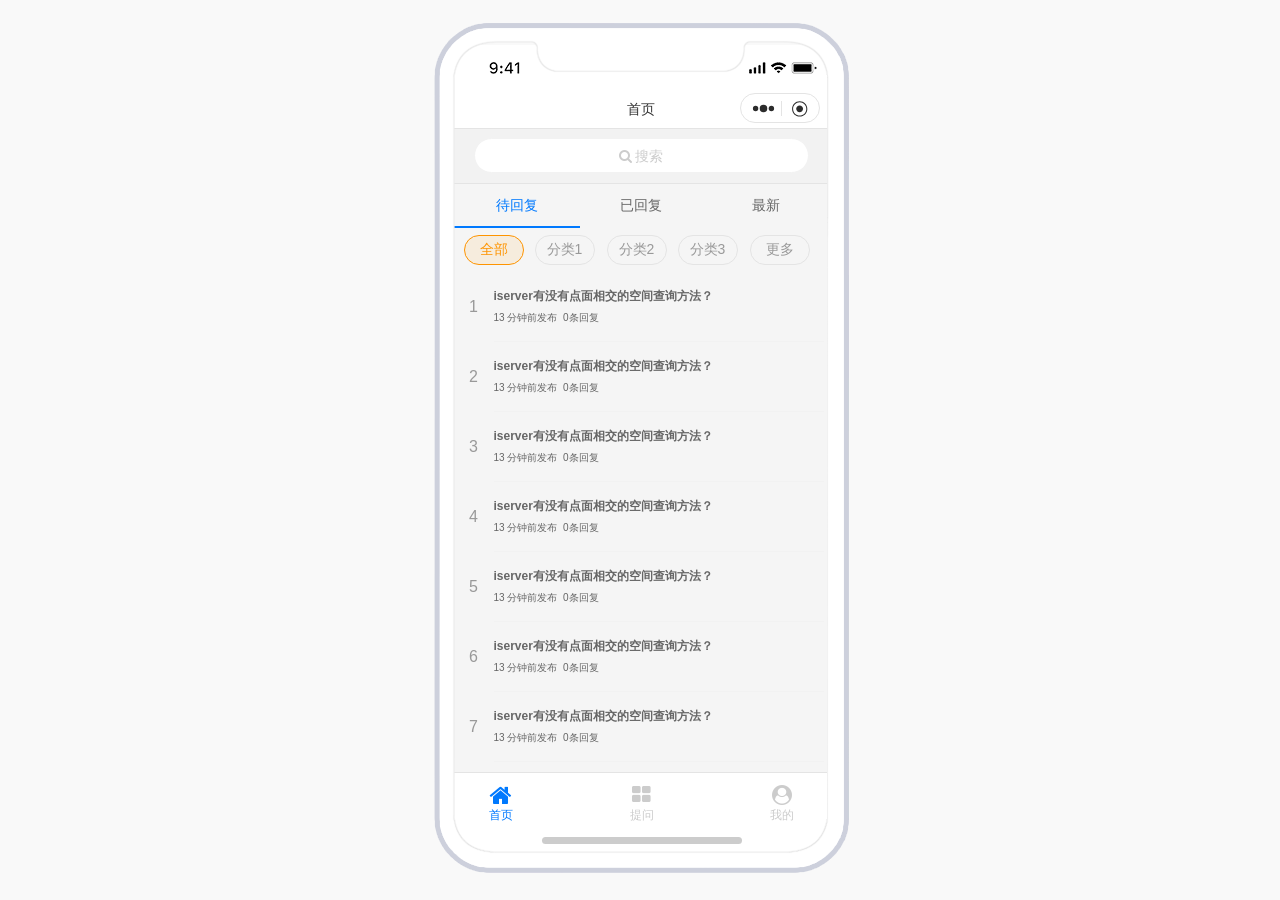
<file: 2.首页.html>
﻿<!DOCTYPE html>
<html>
  <head>
    <title>首页</title>
    <meta http-equiv="X-UA-Compatible" content="IE=edge"/>
    <meta http-equiv="content-type" content="text/html; charset=utf-8"/>
    <link href="resources/css/axure_rp_page.css" type="text/css" rel="stylesheet"/>
    <link href="data/styles.css" type="text/css" rel="stylesheet"/>
    <link href="files/首页/styles.css" type="text/css" rel="stylesheet"/>
    <link href="https://cdnjs.cloudflare.com/ajax/libs/font-awesome/4.7.0/css/font-awesome.css" type="text/css" rel="stylesheet"/>
    <script src="resources/scripts/jquery-3.2.1.min.js"></script>
    <script src="resources/scripts/axure/axQuery.js"></script>
    <script src="resources/scripts/axure/globals.js"></script>
    <script src="resources/scripts/axutils.js"></script>
    <script src="resources/scripts/axure/annotation.js"></script>
    <script src="resources/scripts/axure/axQuery.std.js"></script>
    <script src="resources/scripts/axure/doc.js"></script>
    <script src="resources/scripts/messagecenter.js"></script>
    <script src="resources/scripts/axure/events.js"></script>
    <script src="resources/scripts/axure/recording.js"></script>
    <script src="resources/scripts/axure/action.js"></script>
    <script src="resources/scripts/axure/expr.js"></script>
    <script src="resources/scripts/axure/geometry.js"></script>
    <script src="resources/scripts/axure/flyout.js"></script>
    <script src="resources/scripts/axure/model.js"></script>
    <script src="resources/scripts/axure/repeater.js"></script>
    <script src="resources/scripts/axure/sto.js"></script>
    <script src="resources/scripts/axure/utils.temp.js"></script>
    <script src="resources/scripts/axure/variables.js"></script>
    <script src="resources/scripts/axure/drag.js"></script>
    <script src="resources/scripts/axure/move.js"></script>
    <script src="resources/scripts/axure/visibility.js"></script>
    <script src="resources/scripts/axure/style.js"></script>
    <script src="resources/scripts/axure/adaptive.js"></script>
    <script src="resources/scripts/axure/tree.js"></script>
    <script src="resources/scripts/axure/init.temp.js"></script>
    <script src="resources/scripts/axure/legacy.js"></script>
    <script src="resources/scripts/axure/viewer.js"></script>
    <script src="resources/scripts/axure/math.js"></script>
    <script src="resources/scripts/axure/jquery.nicescroll.min.js"></script>
    <script src="data/document.js"></script>
    <script src="files/首页/data.js"></script>
    <script type="text/javascript">
      $axure.utils.getTransparentGifPath = function() { return 'resources/images/transparent.gif'; };
      $axure.utils.getOtherPath = function() { return 'resources/Other.html'; };
      $axure.utils.getReloadPath = function() { return 'resources/reload.html'; };
    </script>
  </head>
  <body>
    <div id="base" class="">

      <!-- Unnamed (微信小程序头部) -->

      <!-- 标题 (Dynamic Panel) -->
      <div id="u832" class="ax_default" data-label="标题">
        <div id="u832_state0" class="panel_state" data-label="State1" style="">
          <div id="u832_state0_content" class="panel_state_content">

            <!-- Unnamed (Rectangle) -->
            <div id="u833" class="ax_default _默认样式">
              <div id="u833_div" class=""></div>
              <div id="u833_text" class="text " style="display:none; visibility: hidden">
                <p></p>
              </div>
            </div>

            <!-- Unnamed (状态栏-IphoneX) -->

            <!-- Unnamed (Image) -->
            <div id="u835" class="ax_default _默认样式">
              <img id="u835_img" class="img " src="images/回答问题/u61.png"/>
              <div id="u835_text" class="text " style="display:none; visibility: hidden">
                <p></p>
              </div>
            </div>
            <div id="u834" style="display:none; visibility:hidden;"></div>

            <!-- Unnamed (Group) -->
            <div id="u836" class="ax_default" data-left="0" data-top="44" data-width="375" data-height="40">

              <!-- Unnamed (Rectangle) -->
              <div id="u837" class="ax_default _默认样式">
                <div id="u837_div" class=""></div>
                <div id="u837_text" class="text ">
                  <p><span>首页</span></p>
                </div>
              </div>

              <!-- Unnamed (Group) -->
              <div id="u838" class="ax_default" data-left="286" data-top="48" data-width="80" data-height="30">

                <!-- Unnamed (Rectangle) -->
                <div id="u839" class="ax_default _默认样式">
                  <div id="u839_div" class=""></div>
                  <div id="u839_text" class="text " style="display:none; visibility: hidden">
                    <p></p>
                  </div>
                </div>

                <!-- Unnamed (SVG) -->
                <div id="u840" class="ax_default _默认样式">
                  <img id="u840_img" class="img " src="images/回答问题/u66.svg"/>
                  <div id="u840_text" class="text " style="display:none; visibility: hidden">
                    <p></p>
                  </div>
                </div>

                <!-- Unnamed (SVG) -->
                <div id="u841" class="ax_default _默认样式">
                  <img id="u841_img" class="img " src="images/回答问题/u67.svg"/>
                  <div id="u841_text" class="text " style="display:none; visibility: hidden">
                    <p></p>
                  </div>
                </div>

                <!-- Unnamed (Vertical Line) -->
                <div id="u842" class="ax_default _默认样式">
                  <img id="u842_img" class="img " src="images/回答问题/u68.svg"/>
                  <div id="u842_text" class="text " style="display:none; visibility: hidden">
                    <p></p>
                  </div>
                </div>
              </div>
            </div>
          </div>
        </div>
        <div id="u832_state1" class="panel_state" data-label="State2" style="visibility: hidden;">
          <div id="u832_state1_content" class="panel_state_content">

            <!-- Unnamed (Rectangle) -->
            <div id="u843" class="ax_default _默认样式">
              <div id="u843_div" class=""></div>
              <div id="u843_text" class="text " style="display:none; visibility: hidden">
                <p></p>
              </div>
            </div>

            <!-- Unnamed (状态栏-IphoneX) -->

            <!-- Unnamed (Image) -->
            <div id="u845" class="ax_default _默认样式">
              <img id="u845_img" class="img " src="images/回答问题/u61.png"/>
              <div id="u845_text" class="text " style="display:none; visibility: hidden">
                <p></p>
              </div>
            </div>
            <div id="u844" style="display:none; visibility:hidden;"></div>

            <!-- Unnamed (Group) -->
            <div id="u846" class="ax_default" data-left="0" data-top="44" data-width="375" data-height="40">

              <!-- 首页 (Rectangle) -->
              <div id="u847" class="ax_default _默认样式" data-label="首页">
                <div id="u847_div" class=""></div>
                <div id="u847_text" class="text ">
                  <p><span>提个问题</span></p>
                </div>
              </div>

              <!-- Unnamed (Group) -->
              <div id="u848" class="ax_default" data-left="286" data-top="48" data-width="80" data-height="30">

                <!-- Unnamed (Rectangle) -->
                <div id="u849" class="ax_default _默认样式">
                  <div id="u849_div" class=""></div>
                  <div id="u849_text" class="text " style="display:none; visibility: hidden">
                    <p></p>
                  </div>
                </div>

                <!-- Unnamed (SVG) -->
                <div id="u850" class="ax_default _默认样式">
                  <img id="u850_img" class="img " src="images/回答问题/u66.svg"/>
                  <div id="u850_text" class="text " style="display:none; visibility: hidden">
                    <p></p>
                  </div>
                </div>

                <!-- Unnamed (SVG) -->
                <div id="u851" class="ax_default _默认样式">
                  <img id="u851_img" class="img " src="images/回答问题/u67.svg"/>
                  <div id="u851_text" class="text " style="display:none; visibility: hidden">
                    <p></p>
                  </div>
                </div>

                <!-- Unnamed (Vertical Line) -->
                <div id="u852" class="ax_default _默认样式">
                  <img id="u852_img" class="img " src="images/回答问题/u68.svg"/>
                  <div id="u852_text" class="text " style="display:none; visibility: hidden">
                    <p></p>
                  </div>
                </div>
              </div>
            </div>
          </div>
        </div>
        <div id="u832_state2" class="panel_state" data-label="State3" style="visibility: hidden;">
          <div id="u832_state2_content" class="panel_state_content">

            <!-- Unnamed (Rectangle) -->
            <div id="u853" class="ax_default _默认样式">
              <div id="u853_div" class=""></div>
              <div id="u853_text" class="text " style="display:none; visibility: hidden">
                <p></p>
              </div>
            </div>

            <!-- Unnamed (状态栏-IphoneX) -->

            <!-- Unnamed (Image) -->
            <div id="u855" class="ax_default _默认样式">
              <img id="u855_img" class="img " src="images/回答问题/u61.png"/>
              <div id="u855_text" class="text " style="display:none; visibility: hidden">
                <p></p>
              </div>
            </div>
            <div id="u854" style="display:none; visibility:hidden;"></div>

            <!-- Unnamed (Group) -->
            <div id="u856" class="ax_default" data-left="0" data-top="44" data-width="375" data-height="40">

              <!-- 提问 (Rectangle) -->
              <div id="u857" class="ax_default _默认样式" data-label="提问">
                <div id="u857_div" class=""></div>
                <div id="u857_text" class="text ">
                  <p><span>我的</span></p>
                </div>
              </div>

              <!-- Unnamed (Group) -->
              <div id="u858" class="ax_default" data-left="286" data-top="48" data-width="80" data-height="30">

                <!-- Unnamed (Rectangle) -->
                <div id="u859" class="ax_default _默认样式">
                  <div id="u859_div" class=""></div>
                  <div id="u859_text" class="text " style="display:none; visibility: hidden">
                    <p></p>
                  </div>
                </div>

                <!-- Unnamed (SVG) -->
                <div id="u860" class="ax_default _默认样式">
                  <img id="u860_img" class="img " src="images/回答问题/u66.svg"/>
                  <div id="u860_text" class="text " style="display:none; visibility: hidden">
                    <p></p>
                  </div>
                </div>

                <!-- Unnamed (SVG) -->
                <div id="u861" class="ax_default _默认样式">
                  <img id="u861_img" class="img " src="images/回答问题/u67.svg"/>
                  <div id="u861_text" class="text " style="display:none; visibility: hidden">
                    <p></p>
                  </div>
                </div>

                <!-- Unnamed (Vertical Line) -->
                <div id="u862" class="ax_default _默认样式">
                  <img id="u862_img" class="img " src="images/回答问题/u68.svg"/>
                  <div id="u862_text" class="text " style="display:none; visibility: hidden">
                    <p></p>
                  </div>
                </div>
              </div>
            </div>
          </div>
        </div>
        <div id="u832_state3" class="panel_state" data-label="State4" style="visibility: hidden;">
          <div id="u832_state3_content" class="panel_state_content">

            <!-- Unnamed (Rectangle) -->
            <div id="u863" class="ax_default _默认样式">
              <div id="u863_div" class=""></div>
              <div id="u863_text" class="text " style="display:none; visibility: hidden">
                <p></p>
              </div>
            </div>

            <!-- Unnamed (状态栏-IphoneX) -->

            <!-- Unnamed (Image) -->
            <div id="u865" class="ax_default _默认样式">
              <img id="u865_img" class="img " src="images/回答问题/u61.png"/>
              <div id="u865_text" class="text " style="display:none; visibility: hidden">
                <p></p>
              </div>
            </div>
            <div id="u864" style="display:none; visibility:hidden;"></div>

            <!-- Unnamed (Group) -->
            <div id="u866" class="ax_default" data-left="0" data-top="44" data-width="375" data-height="40">

              <!-- 提问 (Rectangle) -->
              <div id="u867" class="ax_default _默认样式" data-label="提问">
                <div id="u867_div" class=""></div>
                <div id="u867_text" class="text ">
                  <p><span>&nbsp;&nbsp; &lt; 问题详情</span></p>
                </div>
              </div>

              <!-- Unnamed (Group) -->
              <div id="u868" class="ax_default" data-left="286" data-top="48" data-width="80" data-height="30">

                <!-- Unnamed (Rectangle) -->
                <div id="u869" class="ax_default _默认样式">
                  <div id="u869_div" class=""></div>
                  <div id="u869_text" class="text " style="display:none; visibility: hidden">
                    <p></p>
                  </div>
                </div>

                <!-- Unnamed (SVG) -->
                <div id="u870" class="ax_default _默认样式">
                  <img id="u870_img" class="img " src="images/回答问题/u66.svg"/>
                  <div id="u870_text" class="text " style="display:none; visibility: hidden">
                    <p></p>
                  </div>
                </div>

                <!-- Unnamed (SVG) -->
                <div id="u871" class="ax_default _默认样式">
                  <img id="u871_img" class="img " src="images/回答问题/u67.svg"/>
                  <div id="u871_text" class="text " style="display:none; visibility: hidden">
                    <p></p>
                  </div>
                </div>

                <!-- Unnamed (Vertical Line) -->
                <div id="u872" class="ax_default _默认样式">
                  <img id="u872_img" class="img " src="images/回答问题/u68.svg"/>
                  <div id="u872_text" class="text " style="display:none; visibility: hidden">
                    <p></p>
                  </div>
                </div>
              </div>
            </div>

            <!-- Unnamed (Rectangle) -->
            <div id="u873" class="ax_default _默认样式">
              <div id="u873_div" class=""></div>
              <div id="u873_text" class="text ">
                <p><span>&lt;</span></p>
              </div>
            </div>
          </div>
        </div>
        <div id="u832_state4" class="panel_state" data-label="State7" style="visibility: hidden;">
          <div id="u832_state4_content" class="panel_state_content">

            <!-- Unnamed (Rectangle) -->
            <div id="u874" class="ax_default _默认样式">
              <div id="u874_div" class=""></div>
              <div id="u874_text" class="text " style="display:none; visibility: hidden">
                <p></p>
              </div>
            </div>

            <!-- Unnamed (状态栏-IphoneX) -->

            <!-- Unnamed (Image) -->
            <div id="u876" class="ax_default _默认样式">
              <img id="u876_img" class="img " src="images/回答问题/u61.png"/>
              <div id="u876_text" class="text " style="display:none; visibility: hidden">
                <p></p>
              </div>
            </div>
            <div id="u875" style="display:none; visibility:hidden;"></div>

            <!-- Unnamed (Group) -->
            <div id="u877" class="ax_default" data-left="0" data-top="44" data-width="375" data-height="40">

              <!-- 提问 (Rectangle) -->
              <div id="u878" class="ax_default _默认样式" data-label="提问">
                <div id="u878_div" class=""></div>
                <div id="u878_text" class="text ">
                  <p><span style="font-family:'Helvetica', sans-serif;">&nbsp;&nbsp; &lt; </span><span style="font-family:'PingFangSC-Regular', 'PingFang SC', sans-serif;">回答问题</span></p>
                </div>
              </div>

              <!-- Unnamed (Group) -->
              <div id="u879" class="ax_default" data-left="286" data-top="48" data-width="80" data-height="30">

                <!-- Unnamed (Rectangle) -->
                <div id="u880" class="ax_default _默认样式">
                  <div id="u880_div" class=""></div>
                  <div id="u880_text" class="text " style="display:none; visibility: hidden">
                    <p></p>
                  </div>
                </div>

                <!-- Unnamed (SVG) -->
                <div id="u881" class="ax_default _默认样式">
                  <img id="u881_img" class="img " src="images/回答问题/u66.svg"/>
                  <div id="u881_text" class="text " style="display:none; visibility: hidden">
                    <p></p>
                  </div>
                </div>

                <!-- Unnamed (SVG) -->
                <div id="u882" class="ax_default _默认样式">
                  <img id="u882_img" class="img " src="images/回答问题/u67.svg"/>
                  <div id="u882_text" class="text " style="display:none; visibility: hidden">
                    <p></p>
                  </div>
                </div>

                <!-- Unnamed (Vertical Line) -->
                <div id="u883" class="ax_default _默认样式">
                  <img id="u883_img" class="img " src="images/回答问题/u68.svg"/>
                  <div id="u883_text" class="text " style="display:none; visibility: hidden">
                    <p></p>
                  </div>
                </div>
              </div>
            </div>

            <!-- Unnamed (Rectangle) -->
            <div id="u884" class="ax_default _默认样式">
              <div id="u884_div" class=""></div>
              <div id="u884_text" class="text ">
                <p><span>&lt;</span></p>
              </div>
            </div>
          </div>
        </div>
        <div id="u832_state5" class="panel_state" data-label="State5" style="visibility: hidden;">
          <div id="u832_state5_content" class="panel_state_content">

            <!-- Unnamed (Rectangle) -->
            <div id="u885" class="ax_default _默认样式">
              <div id="u885_div" class=""></div>
              <div id="u885_text" class="text " style="display:none; visibility: hidden">
                <p></p>
              </div>
            </div>

            <!-- Unnamed (状态栏-IphoneX) -->

            <!-- Unnamed (Image) -->
            <div id="u887" class="ax_default _默认样式">
              <img id="u887_img" class="img " src="images/回答问题/u61.png"/>
              <div id="u887_text" class="text " style="display:none; visibility: hidden">
                <p></p>
              </div>
            </div>
            <div id="u886" style="display:none; visibility:hidden;"></div>

            <!-- Unnamed (Group) -->
            <div id="u888" class="ax_default" data-left="0" data-top="44" data-width="375" data-height="40">

              <!-- 提问 (Rectangle) -->
              <div id="u889" class="ax_default _默认样式" data-label="提问">
                <div id="u889_div" class=""></div>
                <div id="u889_text" class="text ">
                  <p><span>&nbsp; &lt;&nbsp; 我的提问</span></p>
                </div>
              </div>

              <!-- Unnamed (Group) -->
              <div id="u890" class="ax_default" data-left="286" data-top="48" data-width="80" data-height="30">

                <!-- Unnamed (Rectangle) -->
                <div id="u891" class="ax_default _默认样式">
                  <div id="u891_div" class=""></div>
                  <div id="u891_text" class="text " style="display:none; visibility: hidden">
                    <p></p>
                  </div>
                </div>

                <!-- Unnamed (SVG) -->
                <div id="u892" class="ax_default _默认样式">
                  <img id="u892_img" class="img " src="images/回答问题/u66.svg"/>
                  <div id="u892_text" class="text " style="display:none; visibility: hidden">
                    <p></p>
                  </div>
                </div>

                <!-- Unnamed (SVG) -->
                <div id="u893" class="ax_default _默认样式">
                  <img id="u893_img" class="img " src="images/回答问题/u67.svg"/>
                  <div id="u893_text" class="text " style="display:none; visibility: hidden">
                    <p></p>
                  </div>
                </div>

                <!-- Unnamed (Vertical Line) -->
                <div id="u894" class="ax_default _默认样式">
                  <img id="u894_img" class="img " src="images/回答问题/u68.svg"/>
                  <div id="u894_text" class="text " style="display:none; visibility: hidden">
                    <p></p>
                  </div>
                </div>
              </div>
            </div>

            <!-- Unnamed (Rectangle) -->
            <div id="u895" class="ax_default _默认样式">
              <div id="u895_div" class=""></div>
              <div id="u895_text" class="text ">
                <p><span>&lt;</span></p>
              </div>
            </div>
          </div>
        </div>
        <div id="u832_state6" class="panel_state" data-label="State6" style="visibility: hidden;">
          <div id="u832_state6_content" class="panel_state_content">

            <!-- Unnamed (Rectangle) -->
            <div id="u896" class="ax_default _默认样式">
              <div id="u896_div" class=""></div>
              <div id="u896_text" class="text " style="display:none; visibility: hidden">
                <p></p>
              </div>
            </div>

            <!-- Unnamed (状态栏-IphoneX) -->

            <!-- Unnamed (Image) -->
            <div id="u898" class="ax_default _默认样式">
              <img id="u898_img" class="img " src="images/回答问题/u61.png"/>
              <div id="u898_text" class="text " style="display:none; visibility: hidden">
                <p></p>
              </div>
            </div>
            <div id="u897" style="display:none; visibility:hidden;"></div>

            <!-- Unnamed (Group) -->
            <div id="u899" class="ax_default" data-left="0" data-top="44" data-width="375" data-height="40">

              <!-- 提问 (Rectangle) -->
              <div id="u900" class="ax_default _默认样式" data-label="提问">
                <div id="u900_div" class=""></div>
                <div id="u900_text" class="text ">
                  <p><span>&nbsp; &lt;&nbsp; 我的关注</span></p>
                </div>
              </div>

              <!-- Unnamed (Group) -->
              <div id="u901" class="ax_default" data-left="286" data-top="48" data-width="80" data-height="30">

                <!-- Unnamed (Rectangle) -->
                <div id="u902" class="ax_default _默认样式">
                  <div id="u902_div" class=""></div>
                  <div id="u902_text" class="text " style="display:none; visibility: hidden">
                    <p></p>
                  </div>
                </div>

                <!-- Unnamed (SVG) -->
                <div id="u903" class="ax_default _默认样式">
                  <img id="u903_img" class="img " src="images/回答问题/u66.svg"/>
                  <div id="u903_text" class="text " style="display:none; visibility: hidden">
                    <p></p>
                  </div>
                </div>

                <!-- Unnamed (SVG) -->
                <div id="u904" class="ax_default _默认样式">
                  <img id="u904_img" class="img " src="images/回答问题/u67.svg"/>
                  <div id="u904_text" class="text " style="display:none; visibility: hidden">
                    <p></p>
                  </div>
                </div>

                <!-- Unnamed (Vertical Line) -->
                <div id="u905" class="ax_default _默认样式">
                  <img id="u905_img" class="img " src="images/回答问题/u68.svg"/>
                  <div id="u905_text" class="text " style="display:none; visibility: hidden">
                    <p></p>
                  </div>
                </div>
              </div>
            </div>

            <!-- Unnamed (Rectangle) -->
            <div id="u906" class="ax_default _默认样式">
              <div id="u906_div" class=""></div>
              <div id="u906_text" class="text ">
                <p><span>&lt;</span></p>
              </div>
            </div>
          </div>
        </div>
      </div>
      <div id="u831" style="display:none; visibility:hidden;"></div>

      <!-- 动作面板 (Dynamic Panel) -->
      <div id="u907" class="ax_default ax_default_hidden" data-label="动作面板" style="display:none; visibility: hidden">
        <div id="u907_state0" class="panel_state" data-label="关于小程序" style="">
          <div id="u907_state0_content" class="panel_state_content">

            <!-- Unnamed (Group) -->
            <div id="u908" class="ax_default" data-left="0" data-top="615" data-width="375" data-height="200">

              <!-- Unnamed (Group) -->
              <div id="u909" class="ax_default" data-left="0" data-top="615" data-width="375" data-height="200">

                <!-- Unnamed (Rectangle) -->
                <div id="u910" class="ax_default _默认样式">
                  <div id="u910_div" class=""></div>
                  <div id="u910_text" class="text " style="display:none; visibility: hidden">
                    <p></p>
                  </div>
                </div>
              </div>

              <!-- Unnamed (Rectangle) -->
              <div id="u911" class="ax_default _默认样式">
                <div id="u911_div" class=""></div>
                <div id="u911_text" class="text ">
                  <p><span>关于</span></p>
                </div>
              </div>

              <!-- Unnamed (Rectangle) -->
              <div id="u912" class="ax_default _默认样式">
                <div id="u912_div" class=""></div>
                <div id="u912_text" class="text ">
                  <p><span>转发</span></p>
                </div>
              </div>

              <!-- Unnamed (Rectangle) -->
              <div id="u913" class="ax_default _默认样式">
                <div id="u913_div" class=""></div>
                <div id="u913_text" class="text ">
                  <p><span>添加到我的小程序</span></p>
                </div>
              </div>

              <!-- Unnamed (Rectangle) -->
              <div id="u914" class="ax_default _默认样式">
                <div id="u914_div" class=""></div>
                <div id="u914_text" class="text ">
                  <p><span>取消</span></p>
                </div>
              </div>
            </div>
          </div>
        </div>
      </div>

      <!-- 吐司提示 (Dynamic Panel) -->
      <div id="u915" class="ax_default ax_default_hidden" data-label="吐司提示" style="display:none; visibility: hidden">
        <div id="u915_state0" class="panel_state" data-label="已添加" style="">
          <div id="u915_state0_content" class="panel_state_content">

            <!-- Unnamed (Group) -->
            <div id="u916" class="ax_default" data-left="114" data-top="352" data-width="150" data-height="110">

              <!-- Unnamed (Rectangle) -->
              <div id="u917" class="ax_default _默认样式">
                <img id="u917_img" class="img " src="images/回答问题/u43.svg"/>
                <div id="u917_text" class="text ">
                  <p><span></span></p>
                </div>
              </div>

              <!-- Unnamed (Rectangle) -->
              <div id="u918" class="ax_default _默认样式">
                <div id="u918_div" class=""></div>
                <div id="u918_text" class="text ">
                  <p><span>已添加</span></p>
                </div>
              </div>
            </div>
          </div>
        </div>
        <div id="u915_state1" class="panel_state" data-label="已发送" style="visibility: hidden;">
          <div id="u915_state1_content" class="panel_state_content">

            <!-- Unnamed (Group) -->
            <div id="u919" class="ax_default" data-left="114" data-top="352" data-width="150" data-height="110">

              <!-- Unnamed (Rectangle) -->
              <div id="u920" class="ax_default _默认样式">
                <img id="u920_img" class="img " src="images/回答问题/u43.svg"/>
                <div id="u920_text" class="text ">
                  <p><span></span></p>
                </div>
              </div>

              <!-- Unnamed (Rectangle) -->
              <div id="u921" class="ax_default _默认样式">
                <div id="u921_div" class=""></div>
                <div id="u921_text" class="text ">
                  <p><span>已发送</span></p>
                </div>
              </div>
            </div>
          </div>
        </div>
      </div>

      <!-- 内容框架 (Dynamic Panel) -->
      <div id="u922" class="ax_default" data-label="内容框架">
        <div id="u922_state0" class="panel_state" data-label="默认列表" style="">
          <div id="u922_state0_content" class="panel_state_content">

            <!-- 分类标签 (Group) -->
            <div id="u923" class="ax_default" data-label="分类标签" selectiongroup="分类标签" data-left="10" data-top="51" data-width="346" data-height="30">

              <!-- Unnamed (Rectangle) -->
              <div id="u924" class="ax_default _默认样式 selected" selectiongroup="分类标签">
                <div id="u924_div" class="selected"></div>
                <div id="u924_text" class="text ">
                  <p><span>全部</span></p>
                </div>
              </div>

              <!-- Unnamed (Rectangle) -->
              <div id="u925" class="ax_default _默认样式" selectiongroup="分类标签">
                <div id="u925_div" class=""></div>
                <div id="u925_text" class="text ">
                  <p><span>分类1</span></p>
                </div>
              </div>

              <!-- Unnamed (Rectangle) -->
              <div id="u926" class="ax_default _默认样式" selectiongroup="分类标签">
                <div id="u926_div" class=""></div>
                <div id="u926_text" class="text ">
                  <p><span>分类2</span></p>
                </div>
              </div>

              <!-- Unnamed (Rectangle) -->
              <div id="u927" class="ax_default _默认样式" selectiongroup="分类标签">
                <div id="u927_div" class=""></div>
                <div id="u927_text" class="text ">
                  <p><span>分类3</span></p>
                </div>
              </div>

              <!-- Unnamed (Rectangle) -->
              <div id="u928" class="ax_default _默认样式" selectiongroup="分类标签">
                <div id="u928_div" class=""></div>
                <div id="u928_text" class="text ">
                  <p><span>更多</span></p>
                </div>
              </div>
            </div>

            <!-- 标签容器 (Dynamic Panel) -->
            <div id="u929" class="ax_default" data-label="标签容器">
              <div id="u929_state0" class="panel_state" data-label="State1" style="">
                <div id="u929_state0_content" class="panel_state_content">

                  <!-- 菜单 (Dynamic Panel) -->
                  <div id="u930" class="ax_default" data-label="菜单">
                    <div id="u930_state0" class="panel_state" data-label="State1" style="">
                      <div id="u930_state0_content" class="panel_state_content">

                        <!-- Unnamed (Group) -->
                        <div id="u931" class="ax_default" data-left="0" data-top="0" data-width="375" data-height="44">

                          <!-- Unnamed (Rectangle) -->
                          <div id="u932" class="ax_default _默认样式 selected" selectiongroup="选项组四">
                            <div id="u932_div" class="selected"></div>
                            <div id="u932_text" class="text ">
                              <p><span>待回复</span></p>
                            </div>
                          </div>

                          <!-- Unnamed (Rectangle) -->
                          <div id="u933" class="ax_default _默认样式" selectiongroup="选项组四">
                            <div id="u933_div" class=""></div>
                            <div id="u933_text" class="text ">
                              <p><span>已回复</span></p>
                            </div>
                          </div>

                          <!-- Unnamed (Rectangle) -->
                          <div id="u934" class="ax_default _默认样式" selectiongroup="选项组四">
                            <div id="u934_div" class=""></div>
                            <div id="u934_text" class="text ">
                              <p><span>最新</span></p>
                            </div>
                          </div>
                        </div>
                      </div>
                    </div>
                  </div>
                </div>
              </div>
            </div>

            <!-- 问题表单 (Repeater) -->
            <div id="u935" class="ax_default" data-label="问题表单">
              <script id="u935_script" type="axure-repeater-template" data-label="问题表单">

                <!-- Unnamed (Rectangle) -->
                <div id="u936" class="ax_default _默认样式 u936">
                  <div id="u936_div" class="u936_div"></div>
                  <div id="u936_text" class="text u936_text">
                    <p style="font-size:12px;"><span style="font-family:'微软雅黑 Bold', '微软雅黑 Regular', '微软雅黑', sans-serif;font-weight:700;">iserver有没有点面相交的空间查询方法？</span></p><p style="font-size:10px;"><span style="font-family:'微软雅黑 Light', '微软雅黑 Regular', '微软雅黑', sans-serif;font-weight:250;">13 分钟前发布&nbsp; 0条回复</span></p>
                  </div>
                </div>

                <!-- 序号 (Rectangle) -->
                <div id="u937" class="ax_default _默认样式 u937" data-label="序号">
                  <div id="u937_div" class="u937_div"></div>
                  <div id="u937_text" class="text u937_text">
                    <p><span>1</span></p>
                  </div>
                </div>

                <!-- 去回答 (Dynamic Panel) -->
                <div id="u938" class="ax_default u938" data-label="去回答">
                  <div id="u938_state0" class="panel_state u938_state0" data-label="管理员账号" style="">
                    <div id="u938_state0_content" class="panel_state_content u938_state0_content">

                      <!-- Unnamed (Rectangle) -->
                      <div id="u939" class="ax_default primary_button u939">
                        <div id="u939_div" class="u939_div"></div>
                        <div id="u939_text" class="text u939_text">
                          <p><span>去回答</span></p>
                        </div>
                      </div>
                    </div>
                  </div>
                  <div id="u938_state1" class="panel_state u938_state1" data-label="游客账号" style="visibility: hidden;">
                    <div id="u938_state1_content" class="panel_state_content u938_state1_content">

                      <!-- Unnamed (Rectangle) -->
                      <div id="u940" class="ax_default primary_button ax_default_hidden u940" style="display:none; visibility: hidden">
                        <div id="u940_div" class="u940_div"></div>
                        <div id="u940_text" class="text u940_text">
                          <p><span>去回答</span></p>
                        </div>
                      </div>
                    </div>
                  </div>
                </div>
              </script>
              <div id="u935-1" class="" style="width: 370px; height: 70px;">

                <!-- Unnamed (Rectangle) -->
                <div id="u936-1" class="ax_default _默认样式 u936" style="width: 330px; height: 70px; left: 40px; top: 0px;visibility: inherit">
                  <div id="u936-1_div" class="u936_div" style="width: 330px; height: 70px;visibility: inherit"></div>
                  <div id="u936-1_text" class="text u936_text" style="visibility: inherit">
                    <p style="font-size:12px;"><span style="font-family:'微软雅黑 Bold', '微软雅黑 Regular', '微软雅黑', sans-serif;font-weight:700;">iserver有没有点面相交的空间查询方法？</span></p><p style="font-size:10px;"><span style="font-family:'微软雅黑 Light', '微软雅黑 Regular', '微软雅黑', sans-serif;font-weight:250;">13 分钟前发布&nbsp; 0条回复</span></p>
                  </div>
                </div>

                <!-- 序号 (Rectangle) -->
                <div id="u937-1" class="ax_default _默认样式 u937" data-label="序号" style="width: 40px; height: 70px; left: 0px; top: 0px;visibility: inherit">
                  <div id="u937-1_div" class="u937_div" style="width: 40px; height: 70px;visibility: inherit"></div>
                  <div id="u937-1_text" class="text u937_text" style="visibility: inherit">
                    <p><span>1</span></p>
                  </div>
                </div>

                <!-- 去回答 (Dynamic Panel) -->
                <div id="u938-1" class="ax_default u938" data-label="去回答" style="visibility: inherit">
                  <div id="u938-1_state0" class="panel_state u938_state0" data-label="管理员账号" style=" width: 70px; height: 27px;visibility: inherit">
                    <div id="u938-1_state0_content" class="panel_state_content u938_state0_content" style="visibility: inherit">

                      <!-- Unnamed (Rectangle) -->
                      <div id="u939-1" class="ax_default primary_button u939" style="width: 70px; height: 27px; left: 0px; top: 0px;visibility: inherit">
                        <div id="u939-1_div" class="u939_div" style="width: 70px; height: 27px;visibility: inherit"></div>
                        <div id="u939-1_text" class="text u939_text" style="visibility: inherit">
                          <p><span>去回答</span></p>
                        </div>
                      </div>
                    </div>
                  </div>
                  <div id="u938-1_state1" class="panel_state u938_state1" data-label="游客账号" style="visibility: hidden; width: 0px; height: 0px;visibility: inherit">
                    <div id="u938-1_state1_content" class="panel_state_content u938_state1_content" style="visibility: inherit">

                      <!-- Unnamed (Rectangle) -->
                      <div id="u940-1" class="ax_default primary_button u940" style="width: 70px; height: 27px; left: 0px; top: 0px;display:none; visibility: hidden">
                        <div id="u940-1_div" class="u940_div" style="width: 70px; height: 27px;visibility: inherit"></div>
                        <div id="u940-1_text" class="text u940_text" style="visibility: inherit">
                          <p><span>去回答</span></p>
                        </div>
                      </div>
                    </div>
                  </div>
                </div>
              </div>
              <div id="u935-2" class="" style="width: 370px; height: 70px;">

                <!-- Unnamed (Rectangle) -->
                <div id="u936-2" class="ax_default _默认样式 u936" style="width: 330px; height: 70px; left: 40px; top: 0px;visibility: inherit">
                  <div id="u936-2_div" class="u936_div" style="width: 330px; height: 70px;visibility: inherit"></div>
                  <div id="u936-2_text" class="text u936_text" style="visibility: inherit">
                    <p style="font-size:12px;"><span style="font-family:'微软雅黑 Bold', '微软雅黑 Regular', '微软雅黑', sans-serif;font-weight:700;">iserver有没有点面相交的空间查询方法？</span></p><p style="font-size:10px;"><span style="font-family:'微软雅黑 Light', '微软雅黑 Regular', '微软雅黑', sans-serif;font-weight:250;">13 分钟前发布&nbsp; 0条回复</span></p>
                  </div>
                </div>

                <!-- 序号 (Rectangle) -->
                <div id="u937-2" class="ax_default _默认样式 u937" data-label="序号" style="width: 40px; height: 70px; left: 0px; top: 0px;visibility: inherit">
                  <div id="u937-2_div" class="u937_div" style="width: 40px; height: 70px;visibility: inherit"></div>
                  <div id="u937-2_text" class="text u937_text" style="visibility: inherit">
                    <p><span>1</span></p>
                  </div>
                </div>

                <!-- 去回答 (Dynamic Panel) -->
                <div id="u938-2" class="ax_default u938" data-label="去回答" style="visibility: inherit">
                  <div id="u938-2_state0" class="panel_state u938_state0" data-label="管理员账号" style=" width: 70px; height: 27px;visibility: inherit">
                    <div id="u938-2_state0_content" class="panel_state_content u938_state0_content" style="visibility: inherit">

                      <!-- Unnamed (Rectangle) -->
                      <div id="u939-2" class="ax_default primary_button u939" style="width: 70px; height: 27px; left: 0px; top: 0px;visibility: inherit">
                        <div id="u939-2_div" class="u939_div" style="width: 70px; height: 27px;visibility: inherit"></div>
                        <div id="u939-2_text" class="text u939_text" style="visibility: inherit">
                          <p><span>去回答</span></p>
                        </div>
                      </div>
                    </div>
                  </div>
                  <div id="u938-2_state1" class="panel_state u938_state1" data-label="游客账号" style="visibility: hidden; width: 0px; height: 0px;visibility: inherit">
                    <div id="u938-2_state1_content" class="panel_state_content u938_state1_content" style="visibility: inherit">

                      <!-- Unnamed (Rectangle) -->
                      <div id="u940-2" class="ax_default primary_button u940" style="width: 70px; height: 27px; left: 0px; top: 0px;display:none; visibility: hidden">
                        <div id="u940-2_div" class="u940_div" style="width: 70px; height: 27px;visibility: inherit"></div>
                        <div id="u940-2_text" class="text u940_text" style="visibility: inherit">
                          <p><span>去回答</span></p>
                        </div>
                      </div>
                    </div>
                  </div>
                </div>
              </div>
              <div id="u935-3" class="" style="width: 370px; height: 70px;">

                <!-- Unnamed (Rectangle) -->
                <div id="u936-3" class="ax_default _默认样式 u936" style="width: 330px; height: 70px; left: 40px; top: 0px;visibility: inherit">
                  <div id="u936-3_div" class="u936_div" style="width: 330px; height: 70px;visibility: inherit"></div>
                  <div id="u936-3_text" class="text u936_text" style="visibility: inherit">
                    <p style="font-size:12px;"><span style="font-family:'微软雅黑 Bold', '微软雅黑 Regular', '微软雅黑', sans-serif;font-weight:700;">iserver有没有点面相交的空间查询方法？</span></p><p style="font-size:10px;"><span style="font-family:'微软雅黑 Light', '微软雅黑 Regular', '微软雅黑', sans-serif;font-weight:250;">13 分钟前发布&nbsp; 0条回复</span></p>
                  </div>
                </div>

                <!-- 序号 (Rectangle) -->
                <div id="u937-3" class="ax_default _默认样式 u937" data-label="序号" style="width: 40px; height: 70px; left: 0px; top: 0px;visibility: inherit">
                  <div id="u937-3_div" class="u937_div" style="width: 40px; height: 70px;visibility: inherit"></div>
                  <div id="u937-3_text" class="text u937_text" style="visibility: inherit">
                    <p><span>1</span></p>
                  </div>
                </div>

                <!-- 去回答 (Dynamic Panel) -->
                <div id="u938-3" class="ax_default u938" data-label="去回答" style="visibility: inherit">
                  <div id="u938-3_state0" class="panel_state u938_state0" data-label="管理员账号" style=" width: 70px; height: 27px;visibility: inherit">
                    <div id="u938-3_state0_content" class="panel_state_content u938_state0_content" style="visibility: inherit">

                      <!-- Unnamed (Rectangle) -->
                      <div id="u939-3" class="ax_default primary_button u939" style="width: 70px; height: 27px; left: 0px; top: 0px;visibility: inherit">
                        <div id="u939-3_div" class="u939_div" style="width: 70px; height: 27px;visibility: inherit"></div>
                        <div id="u939-3_text" class="text u939_text" style="visibility: inherit">
                          <p><span>去回答</span></p>
                        </div>
                      </div>
                    </div>
                  </div>
                  <div id="u938-3_state1" class="panel_state u938_state1" data-label="游客账号" style="visibility: hidden; width: 0px; height: 0px;visibility: inherit">
                    <div id="u938-3_state1_content" class="panel_state_content u938_state1_content" style="visibility: inherit">

                      <!-- Unnamed (Rectangle) -->
                      <div id="u940-3" class="ax_default primary_button u940" style="width: 70px; height: 27px; left: 0px; top: 0px;display:none; visibility: hidden">
                        <div id="u940-3_div" class="u940_div" style="width: 70px; height: 27px;visibility: inherit"></div>
                        <div id="u940-3_text" class="text u940_text" style="visibility: inherit">
                          <p><span>去回答</span></p>
                        </div>
                      </div>
                    </div>
                  </div>
                </div>
              </div>
              <div id="u935-4" class="" style="width: 370px; height: 70px;">

                <!-- Unnamed (Rectangle) -->
                <div id="u936-4" class="ax_default _默认样式 u936" style="width: 330px; height: 70px; left: 40px; top: 0px;visibility: inherit">
                  <div id="u936-4_div" class="u936_div" style="width: 330px; height: 70px;visibility: inherit"></div>
                  <div id="u936-4_text" class="text u936_text" style="visibility: inherit">
                    <p style="font-size:12px;"><span style="font-family:'微软雅黑 Bold', '微软雅黑 Regular', '微软雅黑', sans-serif;font-weight:700;">iserver有没有点面相交的空间查询方法？</span></p><p style="font-size:10px;"><span style="font-family:'微软雅黑 Light', '微软雅黑 Regular', '微软雅黑', sans-serif;font-weight:250;">13 分钟前发布&nbsp; 0条回复</span></p>
                  </div>
                </div>

                <!-- 序号 (Rectangle) -->
                <div id="u937-4" class="ax_default _默认样式 u937" data-label="序号" style="width: 40px; height: 70px; left: 0px; top: 0px;visibility: inherit">
                  <div id="u937-4_div" class="u937_div" style="width: 40px; height: 70px;visibility: inherit"></div>
                  <div id="u937-4_text" class="text u937_text" style="visibility: inherit">
                    <p><span>1</span></p>
                  </div>
                </div>

                <!-- 去回答 (Dynamic Panel) -->
                <div id="u938-4" class="ax_default u938" data-label="去回答" style="visibility: inherit">
                  <div id="u938-4_state0" class="panel_state u938_state0" data-label="管理员账号" style=" width: 70px; height: 27px;visibility: inherit">
                    <div id="u938-4_state0_content" class="panel_state_content u938_state0_content" style="visibility: inherit">

                      <!-- Unnamed (Rectangle) -->
                      <div id="u939-4" class="ax_default primary_button u939" style="width: 70px; height: 27px; left: 0px; top: 0px;visibility: inherit">
                        <div id="u939-4_div" class="u939_div" style="width: 70px; height: 27px;visibility: inherit"></div>
                        <div id="u939-4_text" class="text u939_text" style="visibility: inherit">
                          <p><span>去回答</span></p>
                        </div>
                      </div>
                    </div>
                  </div>
                  <div id="u938-4_state1" class="panel_state u938_state1" data-label="游客账号" style="visibility: hidden; width: 0px; height: 0px;visibility: inherit">
                    <div id="u938-4_state1_content" class="panel_state_content u938_state1_content" style="visibility: inherit">

                      <!-- Unnamed (Rectangle) -->
                      <div id="u940-4" class="ax_default primary_button u940" style="width: 70px; height: 27px; left: 0px; top: 0px;display:none; visibility: hidden">
                        <div id="u940-4_div" class="u940_div" style="width: 70px; height: 27px;visibility: inherit"></div>
                        <div id="u940-4_text" class="text u940_text" style="visibility: inherit">
                          <p><span>去回答</span></p>
                        </div>
                      </div>
                    </div>
                  </div>
                </div>
              </div>
              <div id="u935-5" class="" style="width: 370px; height: 70px;">

                <!-- Unnamed (Rectangle) -->
                <div id="u936-5" class="ax_default _默认样式 u936" style="width: 330px; height: 70px; left: 40px; top: 0px;visibility: inherit">
                  <div id="u936-5_div" class="u936_div" style="width: 330px; height: 70px;visibility: inherit"></div>
                  <div id="u936-5_text" class="text u936_text" style="visibility: inherit">
                    <p style="font-size:12px;"><span style="font-family:'微软雅黑 Bold', '微软雅黑 Regular', '微软雅黑', sans-serif;font-weight:700;">iserver有没有点面相交的空间查询方法？</span></p><p style="font-size:10px;"><span style="font-family:'微软雅黑 Light', '微软雅黑 Regular', '微软雅黑', sans-serif;font-weight:250;">13 分钟前发布&nbsp; 0条回复</span></p>
                  </div>
                </div>

                <!-- 序号 (Rectangle) -->
                <div id="u937-5" class="ax_default _默认样式 u937" data-label="序号" style="width: 40px; height: 70px; left: 0px; top: 0px;visibility: inherit">
                  <div id="u937-5_div" class="u937_div" style="width: 40px; height: 70px;visibility: inherit"></div>
                  <div id="u937-5_text" class="text u937_text" style="visibility: inherit">
                    <p><span>1</span></p>
                  </div>
                </div>

                <!-- 去回答 (Dynamic Panel) -->
                <div id="u938-5" class="ax_default u938" data-label="去回答" style="visibility: inherit">
                  <div id="u938-5_state0" class="panel_state u938_state0" data-label="管理员账号" style=" width: 70px; height: 27px;visibility: inherit">
                    <div id="u938-5_state0_content" class="panel_state_content u938_state0_content" style="visibility: inherit">

                      <!-- Unnamed (Rectangle) -->
                      <div id="u939-5" class="ax_default primary_button u939" style="width: 70px; height: 27px; left: 0px; top: 0px;visibility: inherit">
                        <div id="u939-5_div" class="u939_div" style="width: 70px; height: 27px;visibility: inherit"></div>
                        <div id="u939-5_text" class="text u939_text" style="visibility: inherit">
                          <p><span>去回答</span></p>
                        </div>
                      </div>
                    </div>
                  </div>
                  <div id="u938-5_state1" class="panel_state u938_state1" data-label="游客账号" style="visibility: hidden; width: 0px; height: 0px;visibility: inherit">
                    <div id="u938-5_state1_content" class="panel_state_content u938_state1_content" style="visibility: inherit">

                      <!-- Unnamed (Rectangle) -->
                      <div id="u940-5" class="ax_default primary_button u940" style="width: 70px; height: 27px; left: 0px; top: 0px;display:none; visibility: hidden">
                        <div id="u940-5_div" class="u940_div" style="width: 70px; height: 27px;visibility: inherit"></div>
                        <div id="u940-5_text" class="text u940_text" style="visibility: inherit">
                          <p><span>去回答</span></p>
                        </div>
                      </div>
                    </div>
                  </div>
                </div>
              </div>
              <div id="u935-6" class="" style="width: 370px; height: 70px;">

                <!-- Unnamed (Rectangle) -->
                <div id="u936-6" class="ax_default _默认样式 u936" style="width: 330px; height: 70px; left: 40px; top: 0px;visibility: inherit">
                  <div id="u936-6_div" class="u936_div" style="width: 330px; height: 70px;visibility: inherit"></div>
                  <div id="u936-6_text" class="text u936_text" style="visibility: inherit">
                    <p style="font-size:12px;"><span style="font-family:'微软雅黑 Bold', '微软雅黑 Regular', '微软雅黑', sans-serif;font-weight:700;">iserver有没有点面相交的空间查询方法？</span></p><p style="font-size:10px;"><span style="font-family:'微软雅黑 Light', '微软雅黑 Regular', '微软雅黑', sans-serif;font-weight:250;">13 分钟前发布&nbsp; 0条回复</span></p>
                  </div>
                </div>

                <!-- 序号 (Rectangle) -->
                <div id="u937-6" class="ax_default _默认样式 u937" data-label="序号" style="width: 40px; height: 70px; left: 0px; top: 0px;visibility: inherit">
                  <div id="u937-6_div" class="u937_div" style="width: 40px; height: 70px;visibility: inherit"></div>
                  <div id="u937-6_text" class="text u937_text" style="visibility: inherit">
                    <p><span>1</span></p>
                  </div>
                </div>

                <!-- 去回答 (Dynamic Panel) -->
                <div id="u938-6" class="ax_default u938" data-label="去回答" style="visibility: inherit">
                  <div id="u938-6_state0" class="panel_state u938_state0" data-label="管理员账号" style=" width: 70px; height: 27px;visibility: inherit">
                    <div id="u938-6_state0_content" class="panel_state_content u938_state0_content" style="visibility: inherit">

                      <!-- Unnamed (Rectangle) -->
                      <div id="u939-6" class="ax_default primary_button u939" style="width: 70px; height: 27px; left: 0px; top: 0px;visibility: inherit">
                        <div id="u939-6_div" class="u939_div" style="width: 70px; height: 27px;visibility: inherit"></div>
                        <div id="u939-6_text" class="text u939_text" style="visibility: inherit">
                          <p><span>去回答</span></p>
                        </div>
                      </div>
                    </div>
                  </div>
                  <div id="u938-6_state1" class="panel_state u938_state1" data-label="游客账号" style="visibility: hidden; width: 0px; height: 0px;visibility: inherit">
                    <div id="u938-6_state1_content" class="panel_state_content u938_state1_content" style="visibility: inherit">

                      <!-- Unnamed (Rectangle) -->
                      <div id="u940-6" class="ax_default primary_button u940" style="width: 70px; height: 27px; left: 0px; top: 0px;display:none; visibility: hidden">
                        <div id="u940-6_div" class="u940_div" style="width: 70px; height: 27px;visibility: inherit"></div>
                        <div id="u940-6_text" class="text u940_text" style="visibility: inherit">
                          <p><span>去回答</span></p>
                        </div>
                      </div>
                    </div>
                  </div>
                </div>
              </div>
              <div id="u935-7" class="" style="width: 370px; height: 70px;">

                <!-- Unnamed (Rectangle) -->
                <div id="u936-7" class="ax_default _默认样式 u936" style="width: 330px; height: 70px; left: 40px; top: 0px;visibility: inherit">
                  <div id="u936-7_div" class="u936_div" style="width: 330px; height: 70px;visibility: inherit"></div>
                  <div id="u936-7_text" class="text u936_text" style="visibility: inherit">
                    <p style="font-size:12px;"><span style="font-family:'微软雅黑 Bold', '微软雅黑 Regular', '微软雅黑', sans-serif;font-weight:700;">iserver有没有点面相交的空间查询方法？</span></p><p style="font-size:10px;"><span style="font-family:'微软雅黑 Light', '微软雅黑 Regular', '微软雅黑', sans-serif;font-weight:250;">13 分钟前发布&nbsp; 0条回复</span></p>
                  </div>
                </div>

                <!-- 序号 (Rectangle) -->
                <div id="u937-7" class="ax_default _默认样式 u937" data-label="序号" style="width: 40px; height: 70px; left: 0px; top: 0px;visibility: inherit">
                  <div id="u937-7_div" class="u937_div" style="width: 40px; height: 70px;visibility: inherit"></div>
                  <div id="u937-7_text" class="text u937_text" style="visibility: inherit">
                    <p><span>1</span></p>
                  </div>
                </div>

                <!-- 去回答 (Dynamic Panel) -->
                <div id="u938-7" class="ax_default u938" data-label="去回答" style="visibility: inherit">
                  <div id="u938-7_state0" class="panel_state u938_state0" data-label="管理员账号" style=" width: 70px; height: 27px;visibility: inherit">
                    <div id="u938-7_state0_content" class="panel_state_content u938_state0_content" style="visibility: inherit">

                      <!-- Unnamed (Rectangle) -->
                      <div id="u939-7" class="ax_default primary_button u939" style="width: 70px; height: 27px; left: 0px; top: 0px;visibility: inherit">
                        <div id="u939-7_div" class="u939_div" style="width: 70px; height: 27px;visibility: inherit"></div>
                        <div id="u939-7_text" class="text u939_text" style="visibility: inherit">
                          <p><span>去回答</span></p>
                        </div>
                      </div>
                    </div>
                  </div>
                  <div id="u938-7_state1" class="panel_state u938_state1" data-label="游客账号" style="visibility: hidden; width: 0px; height: 0px;visibility: inherit">
                    <div id="u938-7_state1_content" class="panel_state_content u938_state1_content" style="visibility: inherit">

                      <!-- Unnamed (Rectangle) -->
                      <div id="u940-7" class="ax_default primary_button u940" style="width: 70px; height: 27px; left: 0px; top: 0px;display:none; visibility: hidden">
                        <div id="u940-7_div" class="u940_div" style="width: 70px; height: 27px;visibility: inherit"></div>
                        <div id="u940-7_text" class="text u940_text" style="visibility: inherit">
                          <p><span>去回答</span></p>
                        </div>
                      </div>
                    </div>
                  </div>
                </div>
              </div>
            </div>
          </div>
        </div>
        <div id="u922_state1" class="panel_state" data-label="结果列表" style="visibility: hidden;">
          <div id="u922_state1_content" class="panel_state_content">

            <!-- Unnamed (Rectangle) -->
            <div id="u941" class="ax_default _默认样式">
              <div id="u941_div" class=""></div>
              <div id="u941_text" class="text ">
                <p style="font-size:12px;"><span>我</span><span style="font-size:10px;">想搜索这个问题</span></p>
              </div>
            </div>

            <!-- Unnamed (Rectangle) -->
            <div id="u942" class="ax_default _默认样式">
              <div id="u942_div" class=""></div>
              <div id="u942_text" class="text ">
                <p style="font-size:12px;"><span>我</span><span style="font-size:10px;">想搜索这个问题</span></p>
              </div>
            </div>

            <!-- Unnamed (Rectangle) -->
            <div id="u943" class="ax_default _默认样式">
              <div id="u943_div" class=""></div>
              <div id="u943_text" class="text ">
                <p style="font-size:12px;"><span>我</span><span style="font-size:10px;">想搜索这个问题</span></p>
              </div>
            </div>

            <!-- Unnamed (Image) -->
            <div id="u944" class="ax_default image1">
              <img id="u944_img" class="img " src="images/首页/u944.png"/>
              <div id="u944_text" class="text " style="display:none; visibility: hidden">
                <p></p>
              </div>
            </div>

            <!-- Unnamed (Image) -->
            <div id="u945" class="ax_default image1">
              <img id="u945_img" class="img " src="images/首页/u944.png"/>
              <div id="u945_text" class="text " style="display:none; visibility: hidden">
                <p></p>
              </div>
            </div>

            <!-- Unnamed (Image) -->
            <div id="u946" class="ax_default image1">
              <img id="u946_img" class="img " src="images/首页/u944.png"/>
              <div id="u946_text" class="text " style="display:none; visibility: hidden">
                <p></p>
              </div>
            </div>
          </div>
        </div>
        <div id="u922_state2" class="panel_state" data-label="空列表" style="visibility: hidden;">
          <div id="u922_state2_content" class="panel_state_content">
          </div>
        </div>
      </div>

      <!-- 搜索栏 (Dynamic Panel) -->
      <div id="u947" class="ax_default" data-label="搜索栏">
        <div id="u947_state0" class="panel_state" data-label="默认状态" style="">
          <div id="u947_state0_content" class="panel_state_content">

            <!-- Unnamed (Rectangle) -->
            <div id="u948" class="ax_default _默认样式">
              <div id="u948_div" class=""></div>
              <div id="u948_text" class="text " style="display:none; visibility: hidden">
                <p></p>
              </div>
            </div>

            <!-- Unnamed (Rectangle) -->
            <div id="u949" class="ax_default _默认样式">
              <div id="u949_div" class=""></div>
              <div id="u949_text" class="text ">
                <p><span style="font-family:'FontAwesome', sans-serif;font-weight:400;"></span><span style="font-family:'微软雅黑', sans-serif;font-weight:400;"> 搜索</span></p>
              </div>
            </div>
          </div>
        </div>
        <div id="u947_state1" class="panel_state" data-label="激活状态" style="visibility: hidden;">
          <div id="u947_state1_content" class="panel_state_content">

            <!-- Unnamed (Rectangle) -->
            <div id="u950" class="ax_default _默认样式">
              <div id="u950_div" class=""></div>
              <div id="u950_text" class="text " style="display:none; visibility: hidden">
                <p></p>
              </div>
            </div>

            <!-- Unnamed (Rectangle) -->
            <div id="u951" class="ax_default _默认样式">
              <div id="u951_div" class=""></div>
              <div id="u951_text" class="text ">
                <p><span style="font-family:'FontAwesome', sans-serif;font-weight:400;"></span><span style="font-family:'微软雅黑', sans-serif;font-weight:400;"> </span></p>
              </div>
            </div>

            <!-- Unnamed (Rectangle) -->
            <div id="u952" class="ax_default _默认样式">
              <div id="u952_div" class=""></div>
              <div id="u952_text" class="text ">
                <p><span>取消</span></p>
              </div>
            </div>

            <!-- Unnamed (Group) -->
            <div id="u953" class="ax_default" data-left="49" data-top="10" data-width="216" data-height="35">

              <!-- 输入框 (Text Field) -->
              <div id="u954" class="ax_default _默认样式" data-label="输入框">
                <div id="u954_div" class=""></div>
                <input id="u954_input" type="text" value="问题" class="u954_input" maxlength="20"/>
              </div>

              <!-- 清除 (Rectangle) -->
              <div id="u955" class="ax_default _默认样式 ax_default_hidden" data-label="清除" style="display:none; visibility: hidden">
                <div id="u955_div" class=""></div>
                <div id="u955_text" class="text ">
                  <p><span></span></p>
                </div>
              </div>
            </div>
          </div>
        </div>
      </div>

      <!-- Unnamed (底部导航栏) -->

      <!-- 底部导航 (Dynamic Panel) -->
      <div id="u957" class="ax_default" data-label="底部导航" selectiongroup="u956底部导航">
        <div id="u957_state0" class="panel_state" data-label="State1" style="">
          <div id="u957_state0_content" class="panel_state_content">

            <!-- Unnamed (Rectangle) -->
            <div id="u958" class="ax_default _默认样式">
              <div id="u958_div" class=""></div>
              <div id="u958_text" class="text " style="display:none; visibility: hidden">
                <p></p>
              </div>
            </div>

            <!-- Unnamed (Rectangle) -->
            <div id="u959" class="ax_default _默认样式">
              <div id="u959_div" class=""></div>
              <div id="u959_text" class="text ">
                <p style="font-size:24px;"><span style="font-family:'FontAwesome', sans-serif;font-weight:400;"></span></p><p style="font-size:12px;"><span style="font-family:'微软雅黑', sans-serif;font-weight:400;">首页</span></p>
              </div>
            </div>

            <!-- Unnamed (Rectangle) -->
            <div id="u960" class="ax_default _默认样式">
              <div id="u960_div" class=""></div>
              <div id="u960_text" class="text ">
                <p style="font-size:20px;"><span style="font-family:'FontAwesome', sans-serif;font-weight:400;"></span></p><p style="font-size:12px;"><span style="font-family:'微软雅黑', sans-serif;font-weight:400;">提问</span></p>
              </div>
            </div>

            <!-- Unnamed (Rectangle) -->
            <div id="u961" class="ax_default _默认样式">
              <div id="u961_div" class=""></div>
              <div id="u961_text" class="text ">
                <p style="font-size:20px;"><span style="font-family:'FontAwesome', sans-serif;font-weight:400;"></span></p><p style="font-size:12px;"><span style="font-family:'微软雅黑', sans-serif;font-weight:400;">我的</span></p>
              </div>
            </div>

            <!-- Unnamed (Rectangle) -->
            <div id="u962" class="ax_default _默认样式">
              <div id="u962_div" class=""></div>
              <div id="u962_text" class="text " style="display:none; visibility: hidden">
                <p></p>
              </div>
            </div>
          </div>
        </div>
        <div id="u957_state1" class="panel_state" data-label="State2" style="visibility: hidden;">
          <div id="u957_state1_content" class="panel_state_content">

            <!-- Unnamed (Rectangle) -->
            <div id="u963" class="ax_default _默认样式">
              <div id="u963_div" class=""></div>
              <div id="u963_text" class="text " style="display:none; visibility: hidden">
                <p></p>
              </div>
            </div>

            <!-- Unnamed (Rectangle) -->
            <div id="u964" class="ax_default _默认样式">
              <div id="u964_div" class=""></div>
              <div id="u964_text" class="text ">
                <p style="font-size:24px;"><span style="font-family:'FontAwesome', sans-serif;font-weight:400;"></span></p><p style="font-size:12px;"><span style="font-family:'微软雅黑', sans-serif;font-weight:400;">首页</span></p>
              </div>
            </div>

            <!-- Unnamed (Rectangle) -->
            <div id="u965" class="ax_default _默认样式">
              <div id="u965_div" class=""></div>
              <div id="u965_text" class="text ">
                <p style="font-size:20px;"><span style="font-family:'FontAwesome', sans-serif;font-weight:400;"></span></p><p style="font-size:12px;"><span style="font-family:'微软雅黑', sans-serif;font-weight:400;">提问</span></p>
              </div>
            </div>

            <!-- Unnamed (Rectangle) -->
            <div id="u966" class="ax_default _默认样式">
              <div id="u966_div" class=""></div>
              <div id="u966_text" class="text ">
                <p style="font-size:20px;"><span style="font-family:'FontAwesome', sans-serif;font-weight:400;"></span></p><p style="font-size:12px;"><span style="font-family:'微软雅黑', sans-serif;font-weight:400;">我的</span></p>
              </div>
            </div>

            <!-- Unnamed (Rectangle) -->
            <div id="u967" class="ax_default _默认样式">
              <div id="u967_div" class=""></div>
              <div id="u967_text" class="text " style="display:none; visibility: hidden">
                <p></p>
              </div>
            </div>
          </div>
        </div>
        <div id="u957_state2" class="panel_state" data-label="State3" style="visibility: hidden;">
          <div id="u957_state2_content" class="panel_state_content">

            <!-- Unnamed (Rectangle) -->
            <div id="u968" class="ax_default _默认样式">
              <div id="u968_div" class=""></div>
              <div id="u968_text" class="text " style="display:none; visibility: hidden">
                <p></p>
              </div>
            </div>

            <!-- Unnamed (Rectangle) -->
            <div id="u969" class="ax_default _默认样式">
              <div id="u969_div" class=""></div>
              <div id="u969_text" class="text ">
                <p style="font-size:24px;"><span style="font-family:'FontAwesome', sans-serif;font-weight:400;"></span></p><p style="font-size:12px;"><span style="font-family:'微软雅黑', sans-serif;font-weight:400;">首页</span></p>
              </div>
            </div>

            <!-- Unnamed (Rectangle) -->
            <div id="u970" class="ax_default _默认样式">
              <div id="u970_div" class=""></div>
              <div id="u970_text" class="text ">
                <p style="font-size:20px;"><span style="font-family:'FontAwesome', sans-serif;font-weight:400;"></span></p><p style="font-size:12px;"><span style="font-family:'微软雅黑', sans-serif;font-weight:400;">提问</span></p>
              </div>
            </div>

            <!-- Unnamed (Rectangle) -->
            <div id="u971" class="ax_default _默认样式">
              <div id="u971_div" class=""></div>
              <div id="u971_text" class="text ">
                <p style="font-size:20px;"><span style="font-family:'FontAwesome', sans-serif;font-weight:400;"></span></p><p style="font-size:12px;"><span style="font-family:'微软雅黑', sans-serif;font-weight:400;">我的</span></p>
              </div>
            </div>

            <!-- Unnamed (Rectangle) -->
            <div id="u972" class="ax_default _默认样式">
              <div id="u972_div" class=""></div>
              <div id="u972_text" class="text " style="display:none; visibility: hidden">
                <p></p>
              </div>
            </div>
          </div>
        </div>
      </div>
      <div id="u956" style="display:none; visibility:hidden;"></div>

      <!-- Unnamed (IPhone X White) -->

      <!-- Unnamed (Group) -->
      <div id="u974" class="ax_default" data-left="25" data-top="20" data-width="421" data-height="860">

        <!-- Unnamed (Group) -->
        <div id="u975" class="ax_default" data-left="25" data-top="20" data-width="421" data-height="860">

          <!-- Unnamed (Image) -->
          <div id="u976" class="ax_default _默认样式">
            <img id="u976_img" class="img " src="images/回答问题/u52.png"/>
            <div id="u976_text" class="text " style="display:none; visibility: hidden">
              <p></p>
            </div>
          </div>

          <!-- Unnamed (Image) -->
          <div id="u977" class="ax_default _默认样式">
            <img id="u977_img" class="img " src="images/回答问题/u53.png"/>
            <div id="u977_text" class="text " style="display:none; visibility: hidden">
              <p></p>
            </div>
          </div>

          <!-- Unnamed (Image) -->
          <div id="u978" class="ax_default _默认样式">
            <img id="u978_img" class="img " src="images/回答问题/u54.png"/>
            <div id="u978_text" class="text " style="display:none; visibility: hidden">
              <p></p>
            </div>
          </div>

          <!-- Unnamed (Rectangle) -->
          <div id="u979" class="ax_default _默认样式">
            <div id="u979_div" class=""></div>
            <div id="u979_text" class="text " style="display:none; visibility: hidden">
              <p></p>
            </div>
          </div>

          <!-- Unnamed (Image) -->
          <div id="u980" class="ax_default _默认样式">
            <img id="u980_img" class="img " src="images/回答问题/u56.png"/>
            <div id="u980_text" class="text " style="display:none; visibility: hidden">
              <p></p>
            </div>
          </div>
        </div>
      </div>
      <div id="u973" style="display:none; visibility:hidden;"></div>
    </div>
    <script src="resources/scripts/axure/ios.js"></script>
  </body>
</html>
</file>
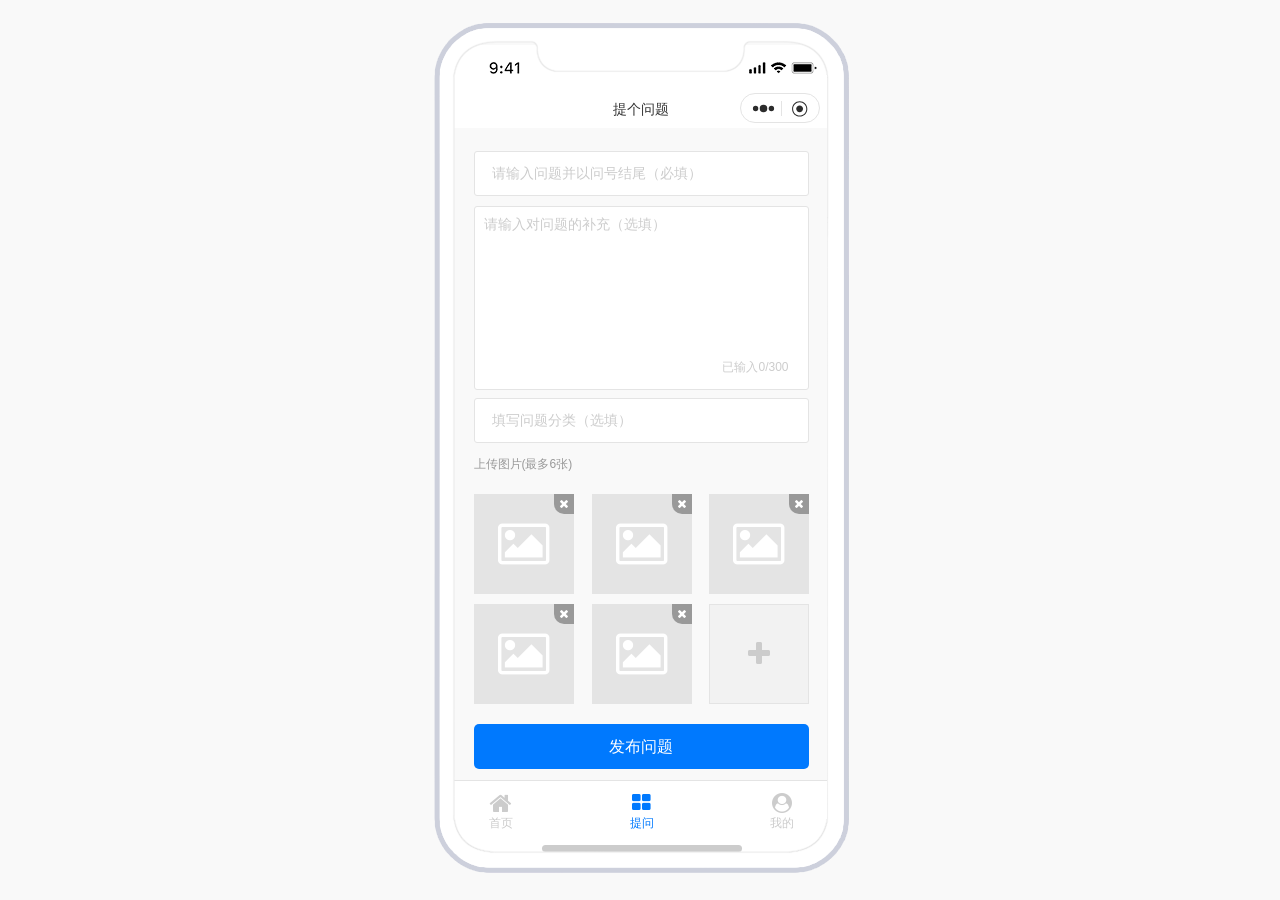
<file: 3.提问.html>
﻿<!DOCTYPE html>
<html>
  <head>
    <title>提问</title>
    <meta http-equiv="X-UA-Compatible" content="IE=edge"/>
    <meta http-equiv="content-type" content="text/html; charset=utf-8"/>
    <link href="resources/css/axure_rp_page.css" type="text/css" rel="stylesheet"/>
    <link href="data/styles.css" type="text/css" rel="stylesheet"/>
    <link href="files/提问/styles.css" type="text/css" rel="stylesheet"/>
    <link href="https://cdnjs.cloudflare.com/ajax/libs/font-awesome/4.7.0/css/font-awesome.css" type="text/css" rel="stylesheet"/>
    <script src="resources/scripts/jquery-3.2.1.min.js"></script>
    <script src="resources/scripts/axure/axQuery.js"></script>
    <script src="resources/scripts/axure/globals.js"></script>
    <script src="resources/scripts/axutils.js"></script>
    <script src="resources/scripts/axure/annotation.js"></script>
    <script src="resources/scripts/axure/axQuery.std.js"></script>
    <script src="resources/scripts/axure/doc.js"></script>
    <script src="resources/scripts/messagecenter.js"></script>
    <script src="resources/scripts/axure/events.js"></script>
    <script src="resources/scripts/axure/recording.js"></script>
    <script src="resources/scripts/axure/action.js"></script>
    <script src="resources/scripts/axure/expr.js"></script>
    <script src="resources/scripts/axure/geometry.js"></script>
    <script src="resources/scripts/axure/flyout.js"></script>
    <script src="resources/scripts/axure/model.js"></script>
    <script src="resources/scripts/axure/repeater.js"></script>
    <script src="resources/scripts/axure/sto.js"></script>
    <script src="resources/scripts/axure/utils.temp.js"></script>
    <script src="resources/scripts/axure/variables.js"></script>
    <script src="resources/scripts/axure/drag.js"></script>
    <script src="resources/scripts/axure/move.js"></script>
    <script src="resources/scripts/axure/visibility.js"></script>
    <script src="resources/scripts/axure/style.js"></script>
    <script src="resources/scripts/axure/adaptive.js"></script>
    <script src="resources/scripts/axure/tree.js"></script>
    <script src="resources/scripts/axure/init.temp.js"></script>
    <script src="resources/scripts/axure/legacy.js"></script>
    <script src="resources/scripts/axure/viewer.js"></script>
    <script src="resources/scripts/axure/math.js"></script>
    <script src="resources/scripts/axure/jquery.nicescroll.min.js"></script>
    <script src="data/document.js"></script>
    <script src="files/提问/data.js"></script>
    <script type="text/javascript">
      $axure.utils.getTransparentGifPath = function() { return 'resources/images/transparent.gif'; };
      $axure.utils.getOtherPath = function() { return 'resources/Other.html'; };
      $axure.utils.getReloadPath = function() { return 'resources/reload.html'; };
    </script>
  </head>
  <body>
    <div id="base" class="">

      <!-- Unnamed (微信小程序头部) -->

      <!-- 标题 (Dynamic Panel) -->
      <div id="u530" class="ax_default" data-label="标题">
        <div id="u530_state0" class="panel_state" data-label="State1" style="">
          <div id="u530_state0_content" class="panel_state_content">

            <!-- Unnamed (Rectangle) -->
            <div id="u531" class="ax_default _默认样式">
              <div id="u531_div" class=""></div>
              <div id="u531_text" class="text " style="display:none; visibility: hidden">
                <p></p>
              </div>
            </div>

            <!-- Unnamed (状态栏-IphoneX) -->

            <!-- Unnamed (Image) -->
            <div id="u533" class="ax_default _默认样式">
              <img id="u533_img" class="img " src="images/回答问题/u61.png"/>
              <div id="u533_text" class="text " style="display:none; visibility: hidden">
                <p></p>
              </div>
            </div>
            <div id="u532" style="display:none; visibility:hidden;"></div>

            <!-- Unnamed (Group) -->
            <div id="u534" class="ax_default" data-left="0" data-top="44" data-width="375" data-height="40">

              <!-- Unnamed (Rectangle) -->
              <div id="u535" class="ax_default _默认样式">
                <div id="u535_div" class=""></div>
                <div id="u535_text" class="text ">
                  <p><span>首页</span></p>
                </div>
              </div>

              <!-- Unnamed (Group) -->
              <div id="u536" class="ax_default" data-left="286" data-top="48" data-width="80" data-height="30">

                <!-- Unnamed (Rectangle) -->
                <div id="u537" class="ax_default _默认样式">
                  <div id="u537_div" class=""></div>
                  <div id="u537_text" class="text " style="display:none; visibility: hidden">
                    <p></p>
                  </div>
                </div>

                <!-- Unnamed (SVG) -->
                <div id="u538" class="ax_default _默认样式">
                  <img id="u538_img" class="img " src="images/回答问题/u66.svg"/>
                  <div id="u538_text" class="text " style="display:none; visibility: hidden">
                    <p></p>
                  </div>
                </div>

                <!-- Unnamed (SVG) -->
                <div id="u539" class="ax_default _默认样式">
                  <img id="u539_img" class="img " src="images/回答问题/u67.svg"/>
                  <div id="u539_text" class="text " style="display:none; visibility: hidden">
                    <p></p>
                  </div>
                </div>

                <!-- Unnamed (Vertical Line) -->
                <div id="u540" class="ax_default _默认样式">
                  <img id="u540_img" class="img " src="images/回答问题/u68.svg"/>
                  <div id="u540_text" class="text " style="display:none; visibility: hidden">
                    <p></p>
                  </div>
                </div>
              </div>
            </div>
          </div>
        </div>
        <div id="u530_state1" class="panel_state" data-label="State2" style="visibility: hidden;">
          <div id="u530_state1_content" class="panel_state_content">

            <!-- Unnamed (Rectangle) -->
            <div id="u541" class="ax_default _默认样式">
              <div id="u541_div" class=""></div>
              <div id="u541_text" class="text " style="display:none; visibility: hidden">
                <p></p>
              </div>
            </div>

            <!-- Unnamed (状态栏-IphoneX) -->

            <!-- Unnamed (Image) -->
            <div id="u543" class="ax_default _默认样式">
              <img id="u543_img" class="img " src="images/回答问题/u61.png"/>
              <div id="u543_text" class="text " style="display:none; visibility: hidden">
                <p></p>
              </div>
            </div>
            <div id="u542" style="display:none; visibility:hidden;"></div>

            <!-- Unnamed (Group) -->
            <div id="u544" class="ax_default" data-left="0" data-top="44" data-width="375" data-height="40">

              <!-- 首页 (Rectangle) -->
              <div id="u545" class="ax_default _默认样式" data-label="首页">
                <div id="u545_div" class=""></div>
                <div id="u545_text" class="text ">
                  <p><span>提个问题</span></p>
                </div>
              </div>

              <!-- Unnamed (Group) -->
              <div id="u546" class="ax_default" data-left="286" data-top="48" data-width="80" data-height="30">

                <!-- Unnamed (Rectangle) -->
                <div id="u547" class="ax_default _默认样式">
                  <div id="u547_div" class=""></div>
                  <div id="u547_text" class="text " style="display:none; visibility: hidden">
                    <p></p>
                  </div>
                </div>

                <!-- Unnamed (SVG) -->
                <div id="u548" class="ax_default _默认样式">
                  <img id="u548_img" class="img " src="images/回答问题/u66.svg"/>
                  <div id="u548_text" class="text " style="display:none; visibility: hidden">
                    <p></p>
                  </div>
                </div>

                <!-- Unnamed (SVG) -->
                <div id="u549" class="ax_default _默认样式">
                  <img id="u549_img" class="img " src="images/回答问题/u67.svg"/>
                  <div id="u549_text" class="text " style="display:none; visibility: hidden">
                    <p></p>
                  </div>
                </div>

                <!-- Unnamed (Vertical Line) -->
                <div id="u550" class="ax_default _默认样式">
                  <img id="u550_img" class="img " src="images/回答问题/u68.svg"/>
                  <div id="u550_text" class="text " style="display:none; visibility: hidden">
                    <p></p>
                  </div>
                </div>
              </div>
            </div>
          </div>
        </div>
        <div id="u530_state2" class="panel_state" data-label="State3" style="visibility: hidden;">
          <div id="u530_state2_content" class="panel_state_content">

            <!-- Unnamed (Rectangle) -->
            <div id="u551" class="ax_default _默认样式">
              <div id="u551_div" class=""></div>
              <div id="u551_text" class="text " style="display:none; visibility: hidden">
                <p></p>
              </div>
            </div>

            <!-- Unnamed (状态栏-IphoneX) -->

            <!-- Unnamed (Image) -->
            <div id="u553" class="ax_default _默认样式">
              <img id="u553_img" class="img " src="images/回答问题/u61.png"/>
              <div id="u553_text" class="text " style="display:none; visibility: hidden">
                <p></p>
              </div>
            </div>
            <div id="u552" style="display:none; visibility:hidden;"></div>

            <!-- Unnamed (Group) -->
            <div id="u554" class="ax_default" data-left="0" data-top="44" data-width="375" data-height="40">

              <!-- 提问 (Rectangle) -->
              <div id="u555" class="ax_default _默认样式" data-label="提问">
                <div id="u555_div" class=""></div>
                <div id="u555_text" class="text ">
                  <p><span>我的</span></p>
                </div>
              </div>

              <!-- Unnamed (Group) -->
              <div id="u556" class="ax_default" data-left="286" data-top="48" data-width="80" data-height="30">

                <!-- Unnamed (Rectangle) -->
                <div id="u557" class="ax_default _默认样式">
                  <div id="u557_div" class=""></div>
                  <div id="u557_text" class="text " style="display:none; visibility: hidden">
                    <p></p>
                  </div>
                </div>

                <!-- Unnamed (SVG) -->
                <div id="u558" class="ax_default _默认样式">
                  <img id="u558_img" class="img " src="images/回答问题/u66.svg"/>
                  <div id="u558_text" class="text " style="display:none; visibility: hidden">
                    <p></p>
                  </div>
                </div>

                <!-- Unnamed (SVG) -->
                <div id="u559" class="ax_default _默认样式">
                  <img id="u559_img" class="img " src="images/回答问题/u67.svg"/>
                  <div id="u559_text" class="text " style="display:none; visibility: hidden">
                    <p></p>
                  </div>
                </div>

                <!-- Unnamed (Vertical Line) -->
                <div id="u560" class="ax_default _默认样式">
                  <img id="u560_img" class="img " src="images/回答问题/u68.svg"/>
                  <div id="u560_text" class="text " style="display:none; visibility: hidden">
                    <p></p>
                  </div>
                </div>
              </div>
            </div>
          </div>
        </div>
        <div id="u530_state3" class="panel_state" data-label="State4" style="visibility: hidden;">
          <div id="u530_state3_content" class="panel_state_content">

            <!-- Unnamed (Rectangle) -->
            <div id="u561" class="ax_default _默认样式">
              <div id="u561_div" class=""></div>
              <div id="u561_text" class="text " style="display:none; visibility: hidden">
                <p></p>
              </div>
            </div>

            <!-- Unnamed (状态栏-IphoneX) -->

            <!-- Unnamed (Image) -->
            <div id="u563" class="ax_default _默认样式">
              <img id="u563_img" class="img " src="images/回答问题/u61.png"/>
              <div id="u563_text" class="text " style="display:none; visibility: hidden">
                <p></p>
              </div>
            </div>
            <div id="u562" style="display:none; visibility:hidden;"></div>

            <!-- Unnamed (Group) -->
            <div id="u564" class="ax_default" data-left="0" data-top="44" data-width="375" data-height="40">

              <!-- 提问 (Rectangle) -->
              <div id="u565" class="ax_default _默认样式" data-label="提问">
                <div id="u565_div" class=""></div>
                <div id="u565_text" class="text ">
                  <p><span>&nbsp;&nbsp; &lt; 问题详情</span></p>
                </div>
              </div>

              <!-- Unnamed (Group) -->
              <div id="u566" class="ax_default" data-left="286" data-top="48" data-width="80" data-height="30">

                <!-- Unnamed (Rectangle) -->
                <div id="u567" class="ax_default _默认样式">
                  <div id="u567_div" class=""></div>
                  <div id="u567_text" class="text " style="display:none; visibility: hidden">
                    <p></p>
                  </div>
                </div>

                <!-- Unnamed (SVG) -->
                <div id="u568" class="ax_default _默认样式">
                  <img id="u568_img" class="img " src="images/回答问题/u66.svg"/>
                  <div id="u568_text" class="text " style="display:none; visibility: hidden">
                    <p></p>
                  </div>
                </div>

                <!-- Unnamed (SVG) -->
                <div id="u569" class="ax_default _默认样式">
                  <img id="u569_img" class="img " src="images/回答问题/u67.svg"/>
                  <div id="u569_text" class="text " style="display:none; visibility: hidden">
                    <p></p>
                  </div>
                </div>

                <!-- Unnamed (Vertical Line) -->
                <div id="u570" class="ax_default _默认样式">
                  <img id="u570_img" class="img " src="images/回答问题/u68.svg"/>
                  <div id="u570_text" class="text " style="display:none; visibility: hidden">
                    <p></p>
                  </div>
                </div>
              </div>
            </div>

            <!-- Unnamed (Rectangle) -->
            <div id="u571" class="ax_default _默认样式">
              <div id="u571_div" class=""></div>
              <div id="u571_text" class="text ">
                <p><span>&lt;</span></p>
              </div>
            </div>
          </div>
        </div>
        <div id="u530_state4" class="panel_state" data-label="State7" style="visibility: hidden;">
          <div id="u530_state4_content" class="panel_state_content">

            <!-- Unnamed (Rectangle) -->
            <div id="u572" class="ax_default _默认样式">
              <div id="u572_div" class=""></div>
              <div id="u572_text" class="text " style="display:none; visibility: hidden">
                <p></p>
              </div>
            </div>

            <!-- Unnamed (状态栏-IphoneX) -->

            <!-- Unnamed (Image) -->
            <div id="u574" class="ax_default _默认样式">
              <img id="u574_img" class="img " src="images/回答问题/u61.png"/>
              <div id="u574_text" class="text " style="display:none; visibility: hidden">
                <p></p>
              </div>
            </div>
            <div id="u573" style="display:none; visibility:hidden;"></div>

            <!-- Unnamed (Group) -->
            <div id="u575" class="ax_default" data-left="0" data-top="44" data-width="375" data-height="40">

              <!-- 提问 (Rectangle) -->
              <div id="u576" class="ax_default _默认样式" data-label="提问">
                <div id="u576_div" class=""></div>
                <div id="u576_text" class="text ">
                  <p><span style="font-family:'Helvetica', sans-serif;">&nbsp;&nbsp; &lt; </span><span style="font-family:'PingFangSC-Regular', 'PingFang SC', sans-serif;">回答问题</span></p>
                </div>
              </div>

              <!-- Unnamed (Group) -->
              <div id="u577" class="ax_default" data-left="286" data-top="48" data-width="80" data-height="30">

                <!-- Unnamed (Rectangle) -->
                <div id="u578" class="ax_default _默认样式">
                  <div id="u578_div" class=""></div>
                  <div id="u578_text" class="text " style="display:none; visibility: hidden">
                    <p></p>
                  </div>
                </div>

                <!-- Unnamed (SVG) -->
                <div id="u579" class="ax_default _默认样式">
                  <img id="u579_img" class="img " src="images/回答问题/u66.svg"/>
                  <div id="u579_text" class="text " style="display:none; visibility: hidden">
                    <p></p>
                  </div>
                </div>

                <!-- Unnamed (SVG) -->
                <div id="u580" class="ax_default _默认样式">
                  <img id="u580_img" class="img " src="images/回答问题/u67.svg"/>
                  <div id="u580_text" class="text " style="display:none; visibility: hidden">
                    <p></p>
                  </div>
                </div>

                <!-- Unnamed (Vertical Line) -->
                <div id="u581" class="ax_default _默认样式">
                  <img id="u581_img" class="img " src="images/回答问题/u68.svg"/>
                  <div id="u581_text" class="text " style="display:none; visibility: hidden">
                    <p></p>
                  </div>
                </div>
              </div>
            </div>

            <!-- Unnamed (Rectangle) -->
            <div id="u582" class="ax_default _默认样式">
              <div id="u582_div" class=""></div>
              <div id="u582_text" class="text ">
                <p><span>&lt;</span></p>
              </div>
            </div>
          </div>
        </div>
        <div id="u530_state5" class="panel_state" data-label="State5" style="visibility: hidden;">
          <div id="u530_state5_content" class="panel_state_content">

            <!-- Unnamed (Rectangle) -->
            <div id="u583" class="ax_default _默认样式">
              <div id="u583_div" class=""></div>
              <div id="u583_text" class="text " style="display:none; visibility: hidden">
                <p></p>
              </div>
            </div>

            <!-- Unnamed (状态栏-IphoneX) -->

            <!-- Unnamed (Image) -->
            <div id="u585" class="ax_default _默认样式">
              <img id="u585_img" class="img " src="images/回答问题/u61.png"/>
              <div id="u585_text" class="text " style="display:none; visibility: hidden">
                <p></p>
              </div>
            </div>
            <div id="u584" style="display:none; visibility:hidden;"></div>

            <!-- Unnamed (Group) -->
            <div id="u586" class="ax_default" data-left="0" data-top="44" data-width="375" data-height="40">

              <!-- 提问 (Rectangle) -->
              <div id="u587" class="ax_default _默认样式" data-label="提问">
                <div id="u587_div" class=""></div>
                <div id="u587_text" class="text ">
                  <p><span>&nbsp; &lt;&nbsp; 我的提问</span></p>
                </div>
              </div>

              <!-- Unnamed (Group) -->
              <div id="u588" class="ax_default" data-left="286" data-top="48" data-width="80" data-height="30">

                <!-- Unnamed (Rectangle) -->
                <div id="u589" class="ax_default _默认样式">
                  <div id="u589_div" class=""></div>
                  <div id="u589_text" class="text " style="display:none; visibility: hidden">
                    <p></p>
                  </div>
                </div>

                <!-- Unnamed (SVG) -->
                <div id="u590" class="ax_default _默认样式">
                  <img id="u590_img" class="img " src="images/回答问题/u66.svg"/>
                  <div id="u590_text" class="text " style="display:none; visibility: hidden">
                    <p></p>
                  </div>
                </div>

                <!-- Unnamed (SVG) -->
                <div id="u591" class="ax_default _默认样式">
                  <img id="u591_img" class="img " src="images/回答问题/u67.svg"/>
                  <div id="u591_text" class="text " style="display:none; visibility: hidden">
                    <p></p>
                  </div>
                </div>

                <!-- Unnamed (Vertical Line) -->
                <div id="u592" class="ax_default _默认样式">
                  <img id="u592_img" class="img " src="images/回答问题/u68.svg"/>
                  <div id="u592_text" class="text " style="display:none; visibility: hidden">
                    <p></p>
                  </div>
                </div>
              </div>
            </div>

            <!-- Unnamed (Rectangle) -->
            <div id="u593" class="ax_default _默认样式">
              <div id="u593_div" class=""></div>
              <div id="u593_text" class="text ">
                <p><span>&lt;</span></p>
              </div>
            </div>
          </div>
        </div>
        <div id="u530_state6" class="panel_state" data-label="State6" style="visibility: hidden;">
          <div id="u530_state6_content" class="panel_state_content">

            <!-- Unnamed (Rectangle) -->
            <div id="u594" class="ax_default _默认样式">
              <div id="u594_div" class=""></div>
              <div id="u594_text" class="text " style="display:none; visibility: hidden">
                <p></p>
              </div>
            </div>

            <!-- Unnamed (状态栏-IphoneX) -->

            <!-- Unnamed (Image) -->
            <div id="u596" class="ax_default _默认样式">
              <img id="u596_img" class="img " src="images/回答问题/u61.png"/>
              <div id="u596_text" class="text " style="display:none; visibility: hidden">
                <p></p>
              </div>
            </div>
            <div id="u595" style="display:none; visibility:hidden;"></div>

            <!-- Unnamed (Group) -->
            <div id="u597" class="ax_default" data-left="0" data-top="44" data-width="375" data-height="40">

              <!-- 提问 (Rectangle) -->
              <div id="u598" class="ax_default _默认样式" data-label="提问">
                <div id="u598_div" class=""></div>
                <div id="u598_text" class="text ">
                  <p><span>&nbsp; &lt;&nbsp; 我的关注</span></p>
                </div>
              </div>

              <!-- Unnamed (Group) -->
              <div id="u599" class="ax_default" data-left="286" data-top="48" data-width="80" data-height="30">

                <!-- Unnamed (Rectangle) -->
                <div id="u600" class="ax_default _默认样式">
                  <div id="u600_div" class=""></div>
                  <div id="u600_text" class="text " style="display:none; visibility: hidden">
                    <p></p>
                  </div>
                </div>

                <!-- Unnamed (SVG) -->
                <div id="u601" class="ax_default _默认样式">
                  <img id="u601_img" class="img " src="images/回答问题/u66.svg"/>
                  <div id="u601_text" class="text " style="display:none; visibility: hidden">
                    <p></p>
                  </div>
                </div>

                <!-- Unnamed (SVG) -->
                <div id="u602" class="ax_default _默认样式">
                  <img id="u602_img" class="img " src="images/回答问题/u67.svg"/>
                  <div id="u602_text" class="text " style="display:none; visibility: hidden">
                    <p></p>
                  </div>
                </div>

                <!-- Unnamed (Vertical Line) -->
                <div id="u603" class="ax_default _默认样式">
                  <img id="u603_img" class="img " src="images/回答问题/u68.svg"/>
                  <div id="u603_text" class="text " style="display:none; visibility: hidden">
                    <p></p>
                  </div>
                </div>
              </div>
            </div>

            <!-- Unnamed (Rectangle) -->
            <div id="u604" class="ax_default _默认样式">
              <div id="u604_div" class=""></div>
              <div id="u604_text" class="text ">
                <p><span>&lt;</span></p>
              </div>
            </div>
          </div>
        </div>
      </div>
      <div id="u529" style="display:none; visibility:hidden;"></div>

      <!-- Unnamed (IPhone X White) -->

      <!-- Unnamed (Group) -->
      <div id="u606" class="ax_default" data-left="25" data-top="20" data-width="421" data-height="860">

        <!-- Unnamed (Group) -->
        <div id="u607" class="ax_default" data-left="25" data-top="20" data-width="421" data-height="860">

          <!-- Unnamed (Image) -->
          <div id="u608" class="ax_default _默认样式">
            <img id="u608_img" class="img " src="images/回答问题/u52.png"/>
            <div id="u608_text" class="text " style="display:none; visibility: hidden">
              <p></p>
            </div>
          </div>

          <!-- Unnamed (Image) -->
          <div id="u609" class="ax_default _默认样式">
            <img id="u609_img" class="img " src="images/回答问题/u53.png"/>
            <div id="u609_text" class="text " style="display:none; visibility: hidden">
              <p></p>
            </div>
          </div>

          <!-- Unnamed (Image) -->
          <div id="u610" class="ax_default _默认样式">
            <img id="u610_img" class="img " src="images/回答问题/u54.png"/>
            <div id="u610_text" class="text " style="display:none; visibility: hidden">
              <p></p>
            </div>
          </div>

          <!-- Unnamed (Rectangle) -->
          <div id="u611" class="ax_default _默认样式">
            <div id="u611_div" class=""></div>
            <div id="u611_text" class="text " style="display:none; visibility: hidden">
              <p></p>
            </div>
          </div>

          <!-- Unnamed (Image) -->
          <div id="u612" class="ax_default _默认样式">
            <img id="u612_img" class="img " src="images/回答问题/u56.png"/>
            <div id="u612_text" class="text " style="display:none; visibility: hidden">
              <p></p>
            </div>
          </div>
        </div>
      </div>
      <div id="u605" style="display:none; visibility:hidden;"></div>

      <!-- 内容框架 (Dynamic Panel) -->
      <div id="u613" class="ax_default" data-label="内容框架">
        <div id="u613_state0" class="panel_state" data-label="State1" style="">
          <div id="u613_state0_content" class="panel_state_content">

            <!-- Unnamed (Group) -->
            <div id="u614" class="ax_default" data-left="20" data-top="78" data-width="335" data-height="184">

              <!-- Unnamed (Rectangle) -->
              <div id="u615" class="ax_default _默认样式">
                <div id="u615_div" class=""></div>
                <div id="u615_text" class="text ">
                  <p><span>请输入对问题的补充（选填）</span></p>
                </div>
              </div>

              <!-- Unnamed (Rectangle) -->
              <div id="u616" class="ax_default _默认样式">
                <div id="u616_div" class=""></div>
                <div id="u616_text" class="text ">
                  <p><span>已输入0/300</span></p>
                </div>
              </div>
            </div>

            <!-- 输入框 (Group) -->
            <div id="u617" class="ax_default" data-label="输入框" data-left="20" data-top="23" data-width="335" data-height="45">

              <!-- 边框 (Rectangle) -->
              <div id="u618" class="ax_default _默认样式" data-label="边框">
                <div id="u618_div" class=""></div>
                <div id="u618_text" class="text " style="display:none; visibility: hidden">
                  <p></p>
                </div>
              </div>

              <!-- 输入框 (Text Field) -->
              <div id="u619" class="ax_default _默认样式" data-label="输入框">
                <div id="u619_div" class=""></div>
                <input id="u619_input" type="text" value="" class="u619_input" maxlength="20"/>
              </div>
            </div>

            <!-- Unnamed (Rectangle) -->
            <div id="u620" class="ax_default _默认样式">
              <div id="u620_div" class=""></div>
              <div id="u620_text" class="text ">
                <p><span>上传图片(最多6张)</span></p>
              </div>
            </div>

            <!-- Unnamed (Rectangle) -->
            <div id="u621" class="ax_default _默认样式">
              <div id="u621_div" class=""></div>
              <div id="u621_text" class="text ">
                <p><span>发布问题</span></p>
              </div>
            </div>

            <!-- 选择图片 (Dynamic Panel) -->
            <div id="u622" class="ax_default" data-label="选择图片">
              <div id="u622_state0" class="panel_state" data-label="未选" style="">
                <div id="u622_state0_content" class="panel_state_content">

                  <!-- Unnamed (Rectangle) -->
                  <div id="u623" class="ax_default _默认样式">
                    <div id="u623_div" class=""></div>
                    <div id="u623_text" class="text ">
                      <p><span></span></p>
                    </div>
                  </div>
                </div>
              </div>
              <div id="u622_state1" class="panel_state" data-label="已选" style="visibility: hidden;">
                <div id="u622_state1_content" class="panel_state_content">

                  <!-- Unnamed (Rectangle) -->
                  <div id="u624" class="ax_default _默认样式">
                    <div id="u624_div" class=""></div>
                    <div id="u624_text" class="text ">
                      <p><span></span></p>
                    </div>
                  </div>

                  <!-- Unnamed (Rectangle) -->
                  <div id="u625" class="ax_default _默认样式">
                    <div id="u625_div" class=""></div>
                    <div id="u625_text" class="text ">
                      <p><span></span></p>
                    </div>
                  </div>
                </div>
              </div>
            </div>

            <!-- 选择图片 (Dynamic Panel) -->
            <div id="u626" class="ax_default" data-label="选择图片">
              <div id="u626_state0" class="panel_state" data-label="已选" style="">
                <div id="u626_state0_content" class="panel_state_content">

                  <!-- Unnamed (Rectangle) -->
                  <div id="u627" class="ax_default _默认样式">
                    <div id="u627_div" class=""></div>
                    <div id="u627_text" class="text ">
                      <p><span></span></p>
                    </div>
                  </div>

                  <!-- Unnamed (Rectangle) -->
                  <div id="u628" class="ax_default _默认样式">
                    <div id="u628_div" class=""></div>
                    <div id="u628_text" class="text ">
                      <p><span></span></p>
                    </div>
                  </div>
                </div>
              </div>
              <div id="u626_state1" class="panel_state" data-label="未选" style="visibility: hidden;">
                <div id="u626_state1_content" class="panel_state_content">

                  <!-- Unnamed (Rectangle) -->
                  <div id="u629" class="ax_default _默认样式">
                    <div id="u629_div" class=""></div>
                    <div id="u629_text" class="text ">
                      <p><span></span></p>
                    </div>
                  </div>
                </div>
              </div>
            </div>

            <!-- 选择图片 (Dynamic Panel) -->
            <div id="u630" class="ax_default" data-label="选择图片">
              <div id="u630_state0" class="panel_state" data-label="已选" style="">
                <div id="u630_state0_content" class="panel_state_content">

                  <!-- Unnamed (Rectangle) -->
                  <div id="u631" class="ax_default _默认样式">
                    <div id="u631_div" class=""></div>
                    <div id="u631_text" class="text ">
                      <p><span></span></p>
                    </div>
                  </div>

                  <!-- Unnamed (Rectangle) -->
                  <div id="u632" class="ax_default _默认样式">
                    <div id="u632_div" class=""></div>
                    <div id="u632_text" class="text ">
                      <p><span></span></p>
                    </div>
                  </div>
                </div>
              </div>
              <div id="u630_state1" class="panel_state" data-label="未选" style="visibility: hidden;">
                <div id="u630_state1_content" class="panel_state_content">

                  <!-- Unnamed (Rectangle) -->
                  <div id="u633" class="ax_default _默认样式">
                    <div id="u633_div" class=""></div>
                    <div id="u633_text" class="text ">
                      <p><span></span></p>
                    </div>
                  </div>
                </div>
              </div>
            </div>

            <!-- 选择图片 (Dynamic Panel) -->
            <div id="u634" class="ax_default" data-label="选择图片">
              <div id="u634_state0" class="panel_state" data-label="已选" style="">
                <div id="u634_state0_content" class="panel_state_content">

                  <!-- Unnamed (Rectangle) -->
                  <div id="u635" class="ax_default _默认样式">
                    <div id="u635_div" class=""></div>
                    <div id="u635_text" class="text ">
                      <p><span></span></p>
                    </div>
                  </div>

                  <!-- Unnamed (Rectangle) -->
                  <div id="u636" class="ax_default _默认样式">
                    <div id="u636_div" class=""></div>
                    <div id="u636_text" class="text ">
                      <p><span></span></p>
                    </div>
                  </div>
                </div>
              </div>
              <div id="u634_state1" class="panel_state" data-label="未选" style="visibility: hidden;">
                <div id="u634_state1_content" class="panel_state_content">

                  <!-- Unnamed (Rectangle) -->
                  <div id="u637" class="ax_default _默认样式">
                    <div id="u637_div" class=""></div>
                    <div id="u637_text" class="text ">
                      <p><span></span></p>
                    </div>
                  </div>
                </div>
              </div>
            </div>

            <!-- 选择图片 (Dynamic Panel) -->
            <div id="u638" class="ax_default" data-label="选择图片">
              <div id="u638_state0" class="panel_state" data-label="已选" style="">
                <div id="u638_state0_content" class="panel_state_content">

                  <!-- Unnamed (Rectangle) -->
                  <div id="u639" class="ax_default _默认样式">
                    <div id="u639_div" class=""></div>
                    <div id="u639_text" class="text ">
                      <p><span></span></p>
                    </div>
                  </div>

                  <!-- Unnamed (Rectangle) -->
                  <div id="u640" class="ax_default _默认样式">
                    <div id="u640_div" class=""></div>
                    <div id="u640_text" class="text ">
                      <p><span></span></p>
                    </div>
                  </div>
                </div>
              </div>
              <div id="u638_state1" class="panel_state" data-label="未选" style="visibility: hidden;">
                <div id="u638_state1_content" class="panel_state_content">

                  <!-- Unnamed (Rectangle) -->
                  <div id="u641" class="ax_default _默认样式">
                    <div id="u641_div" class=""></div>
                    <div id="u641_text" class="text ">
                      <p><span></span></p>
                    </div>
                  </div>
                </div>
              </div>
            </div>

            <!-- 选择图片 (Dynamic Panel) -->
            <div id="u642" class="ax_default" data-label="选择图片">
              <div id="u642_state0" class="panel_state" data-label="已选" style="">
                <div id="u642_state0_content" class="panel_state_content">

                  <!-- Unnamed (Rectangle) -->
                  <div id="u643" class="ax_default _默认样式">
                    <div id="u643_div" class=""></div>
                    <div id="u643_text" class="text ">
                      <p><span></span></p>
                    </div>
                  </div>

                  <!-- Unnamed (Rectangle) -->
                  <div id="u644" class="ax_default _默认样式">
                    <div id="u644_div" class=""></div>
                    <div id="u644_text" class="text ">
                      <p><span></span></p>
                    </div>
                  </div>
                </div>
              </div>
              <div id="u642_state1" class="panel_state" data-label="未选" style="visibility: hidden;">
                <div id="u642_state1_content" class="panel_state_content">

                  <!-- Unnamed (Rectangle) -->
                  <div id="u645" class="ax_default _默认样式">
                    <div id="u645_div" class=""></div>
                    <div id="u645_text" class="text ">
                      <p><span></span></p>
                    </div>
                  </div>
                </div>
              </div>
            </div>

            <!-- 输入框 (Group) -->
            <div id="u646" class="ax_default" data-label="输入框" data-left="20" data-top="270" data-width="335" data-height="45">

              <!-- 边框 (Rectangle) -->
              <div id="u647" class="ax_default _默认样式" data-label="边框">
                <div id="u647_div" class=""></div>
                <div id="u647_text" class="text " style="display:none; visibility: hidden">
                  <p></p>
                </div>
              </div>

              <!-- 输入框 (Text Field) -->
              <div id="u648" class="ax_default _默认样式" data-label="输入框">
                <div id="u648_div" class=""></div>
                <input id="u648_input" type="text" value="" class="u648_input" maxlength="20"/>
              </div>
            </div>
          </div>
        </div>
      </div>

      <!-- 选择器 (Dynamic Panel) -->
      <div id="u649" class="ax_default ax_default_hidden" data-label="选择器" style="display:none; visibility: hidden">
        <div id="u649_state0" class="panel_state" data-label="反馈类型" style="">
          <div id="u649_state0_content" class="panel_state_content">

            <!-- Unnamed (Group) -->
            <div id="u650" class="ax_default" data-left="0" data-top="510" data-width="375" data-height="305">

              <!-- Unnamed (Rectangle) -->
              <div id="u651" class="ax_default _默认样式">
                <div id="u651_div" class=""></div>
                <div id="u651_text" class="text " style="display:none; visibility: hidden">
                  <p></p>
                </div>
              </div>

              <!-- Unnamed (Rectangle) -->
              <div id="u652" class="ax_default _默认样式 selected" selectiongroup="tab-basic-bnt">
                <div id="u652_div" class="selected"></div>
                <div id="u652_text" class="text ">
                  <p><span>选择类型</span></p>
                </div>
              </div>

              <!-- Unnamed (Rectangle) -->
              <div id="u653" class="ax_default _默认样式">
                <div id="u653_div" class=""></div>
                <div id="u653_text" class="text ">
                  <p><span>取消</span></p>
                </div>
              </div>

              <!-- Unnamed (Rectangle) -->
              <div id="u654" class="ax_default _默认样式">
                <div id="u654_div" class=""></div>
                <div id="u654_text" class="text ">
                  <p><span style="color:#CCCCCC;">商品相关</span></p><p><span style="color:#999999;">物流状况</span></p><p><span style="color:#999999;">客户服务</span></p><p><span>优惠活动</span></p><p><span style="color:#999999;">产品体验</span></p><p><span style="color:#999999;">产品功能</span></p><p><span style="color:#CCCCCC;">其它问题</span></p>
                </div>
              </div>

              <!-- Unnamed (Rectangle) -->
              <div id="u655" class="ax_default _默认样式">
                <div id="u655_div" class=""></div>
                <div id="u655_text" class="text ">
                  <p><span>确定</span></p>
                </div>
              </div>

              <!-- Unnamed (Rectangle) -->
              <div id="u656" class="ax_default _默认样式 selected" selectiongroup="tab-basic-bnt">
                <div id="u656_div" class="selected"></div>
                <div id="u656_text" class="text " style="display:none; visibility: hidden">
                  <p></p>
                </div>
              </div>
            </div>
          </div>
        </div>
      </div>

      <!-- 吐司提示 (Dynamic Panel) -->
      <div id="u657" class="ax_default ax_default_hidden" data-label="吐司提示" style="display:none; visibility: hidden">
        <div id="u657_state0" class="panel_state" data-label="反馈提交成功" style="">
          <div id="u657_state0_content" class="panel_state_content">

            <!-- Unnamed (Group) -->
            <div id="u658" class="ax_default" data-left="114" data-top="352" data-width="150" data-height="110">

              <!-- Unnamed (Rectangle) -->
              <div id="u659" class="ax_default _默认样式">
                <img id="u659_img" class="img " src="images/回答问题/u43.svg"/>
                <div id="u659_text" class="text ">
                  <p><span></span></p>
                </div>
              </div>

              <!-- Unnamed (Rectangle) -->
              <div id="u660" class="ax_default _默认样式">
                <div id="u660_div" class=""></div>
                <div id="u660_text" class="text ">
                  <p><span>发布成功</span></p>
                </div>
              </div>
            </div>
          </div>
        </div>
        <div id="u657_state1" class="panel_state" data-label="请填写问题" style="visibility: hidden;">
          <div id="u657_state1_content" class="panel_state_content">

            <!-- Unnamed (Group) -->
            <div id="u661" class="ax_default" data-left="116" data-top="382" data-width="144" data-height="50">

              <!-- Unnamed (Rectangle) -->
              <div id="u662" class="ax_default _默认样式">
                <img id="u662_img" class="img " src="images/回答问题/u46.svg"/>
                <div id="u662_text" class="text ">
                  <p><span>请填写问题</span></p>
                </div>
              </div>
            </div>
          </div>
        </div>
        <div id="u657_state2" class="panel_state" data-label="不能发布重复问题" style="visibility: hidden;">
          <div id="u657_state2_content" class="panel_state_content">

            <!-- Unnamed (Group) -->
            <div id="u663" class="ax_default" data-left="91" data-top="379" data-width="191" data-height="50">

              <!-- 不能发布重复问题 (Rectangle) -->
              <div id="u664" class="ax_default _默认样式" data-label="不能发布重复问题">
                <img id="u664_img" class="img " src="images/提问/不能发布重复问题_u664.svg"/>
                <div id="u664_text" class="text ">
                  <p><span>请不要发布重复的问题</span></p>
                </div>
              </div>
            </div>
          </div>
        </div>
      </div>

      <!-- Unnamed (底部导航栏) -->

      <!-- 底部导航 (Dynamic Panel) -->
      <div id="u666" class="ax_default" data-label="底部导航" selectiongroup="u665底部导航">
        <div id="u666_state0" class="panel_state" data-label="State1" style="">
          <div id="u666_state0_content" class="panel_state_content">

            <!-- Unnamed (Rectangle) -->
            <div id="u667" class="ax_default _默认样式">
              <div id="u667_div" class=""></div>
              <div id="u667_text" class="text " style="display:none; visibility: hidden">
                <p></p>
              </div>
            </div>

            <!-- Unnamed (Rectangle) -->
            <div id="u668" class="ax_default _默认样式">
              <div id="u668_div" class=""></div>
              <div id="u668_text" class="text ">
                <p style="font-size:24px;"><span style="font-family:'FontAwesome', sans-serif;font-weight:400;"></span></p><p style="font-size:12px;"><span style="font-family:'微软雅黑', sans-serif;font-weight:400;">首页</span></p>
              </div>
            </div>

            <!-- Unnamed (Rectangle) -->
            <div id="u669" class="ax_default _默认样式">
              <div id="u669_div" class=""></div>
              <div id="u669_text" class="text ">
                <p style="font-size:20px;"><span style="font-family:'FontAwesome', sans-serif;font-weight:400;"></span></p><p style="font-size:12px;"><span style="font-family:'微软雅黑', sans-serif;font-weight:400;">提问</span></p>
              </div>
            </div>

            <!-- Unnamed (Rectangle) -->
            <div id="u670" class="ax_default _默认样式">
              <div id="u670_div" class=""></div>
              <div id="u670_text" class="text ">
                <p style="font-size:20px;"><span style="font-family:'FontAwesome', sans-serif;font-weight:400;"></span></p><p style="font-size:12px;"><span style="font-family:'微软雅黑', sans-serif;font-weight:400;">我的</span></p>
              </div>
            </div>

            <!-- Unnamed (Rectangle) -->
            <div id="u671" class="ax_default _默认样式">
              <div id="u671_div" class=""></div>
              <div id="u671_text" class="text " style="display:none; visibility: hidden">
                <p></p>
              </div>
            </div>
          </div>
        </div>
        <div id="u666_state1" class="panel_state" data-label="State2" style="visibility: hidden;">
          <div id="u666_state1_content" class="panel_state_content">

            <!-- Unnamed (Rectangle) -->
            <div id="u672" class="ax_default _默认样式">
              <div id="u672_div" class=""></div>
              <div id="u672_text" class="text " style="display:none; visibility: hidden">
                <p></p>
              </div>
            </div>

            <!-- Unnamed (Rectangle) -->
            <div id="u673" class="ax_default _默认样式">
              <div id="u673_div" class=""></div>
              <div id="u673_text" class="text ">
                <p style="font-size:24px;"><span style="font-family:'FontAwesome', sans-serif;font-weight:400;"></span></p><p style="font-size:12px;"><span style="font-family:'微软雅黑', sans-serif;font-weight:400;">首页</span></p>
              </div>
            </div>

            <!-- Unnamed (Rectangle) -->
            <div id="u674" class="ax_default _默认样式">
              <div id="u674_div" class=""></div>
              <div id="u674_text" class="text ">
                <p style="font-size:20px;"><span style="font-family:'FontAwesome', sans-serif;font-weight:400;"></span></p><p style="font-size:12px;"><span style="font-family:'微软雅黑', sans-serif;font-weight:400;">提问</span></p>
              </div>
            </div>

            <!-- Unnamed (Rectangle) -->
            <div id="u675" class="ax_default _默认样式">
              <div id="u675_div" class=""></div>
              <div id="u675_text" class="text ">
                <p style="font-size:20px;"><span style="font-family:'FontAwesome', sans-serif;font-weight:400;"></span></p><p style="font-size:12px;"><span style="font-family:'微软雅黑', sans-serif;font-weight:400;">我的</span></p>
              </div>
            </div>

            <!-- Unnamed (Rectangle) -->
            <div id="u676" class="ax_default _默认样式">
              <div id="u676_div" class=""></div>
              <div id="u676_text" class="text " style="display:none; visibility: hidden">
                <p></p>
              </div>
            </div>
          </div>
        </div>
        <div id="u666_state2" class="panel_state" data-label="State3" style="visibility: hidden;">
          <div id="u666_state2_content" class="panel_state_content">

            <!-- Unnamed (Rectangle) -->
            <div id="u677" class="ax_default _默认样式">
              <div id="u677_div" class=""></div>
              <div id="u677_text" class="text " style="display:none; visibility: hidden">
                <p></p>
              </div>
            </div>

            <!-- Unnamed (Rectangle) -->
            <div id="u678" class="ax_default _默认样式">
              <div id="u678_div" class=""></div>
              <div id="u678_text" class="text ">
                <p style="font-size:24px;"><span style="font-family:'FontAwesome', sans-serif;font-weight:400;"></span></p><p style="font-size:12px;"><span style="font-family:'微软雅黑', sans-serif;font-weight:400;">首页</span></p>
              </div>
            </div>

            <!-- Unnamed (Rectangle) -->
            <div id="u679" class="ax_default _默认样式">
              <div id="u679_div" class=""></div>
              <div id="u679_text" class="text ">
                <p style="font-size:20px;"><span style="font-family:'FontAwesome', sans-serif;font-weight:400;"></span></p><p style="font-size:12px;"><span style="font-family:'微软雅黑', sans-serif;font-weight:400;">提问</span></p>
              </div>
            </div>

            <!-- Unnamed (Rectangle) -->
            <div id="u680" class="ax_default _默认样式">
              <div id="u680_div" class=""></div>
              <div id="u680_text" class="text ">
                <p style="font-size:20px;"><span style="font-family:'FontAwesome', sans-serif;font-weight:400;"></span></p><p style="font-size:12px;"><span style="font-family:'微软雅黑', sans-serif;font-weight:400;">我的</span></p>
              </div>
            </div>

            <!-- Unnamed (Rectangle) -->
            <div id="u681" class="ax_default _默认样式">
              <div id="u681_div" class=""></div>
              <div id="u681_text" class="text " style="display:none; visibility: hidden">
                <p></p>
              </div>
            </div>
          </div>
        </div>
      </div>
      <div id="u665" style="display:none; visibility:hidden;"></div>

      <!-- 相似的问题 (Dynamic Panel) -->
      <div id="u682" class="ax_default ax_default_hidden" data-label="相似的问题" style="display:none; visibility: hidden">
        <div id="u682_state0" class="panel_state" data-label="State1" style="">
          <div id="u682_state0_content" class="panel_state_content">

            <!-- 列表 (Repeater) -->
            <div id="u683" class="ax_default" data-label="列表">
              <script id="u683_script" type="axure-repeater-template" data-label="列表">

                <!-- Unnamed (Rectangle) -->
                <div id="u684" class="ax_default _默认样式 u684">
                  <div id="u684_div" class="u684_div"></div>
                  <div id="u684_text" class="text u684_text" style="display:none; visibility: hidden">
                    <p></p>
                  </div>
                </div>

                <!-- Unnamed (Rectangle) -->
                <div id="u685" class="ax_default _默认样式 u685">
                  <div id="u685_div" class="u685_div"></div>
                  <div id="u685_text" class="text u685_text">
                    <p style="font-size:14px;"><span style="font-family:'PingFangSC-Regular', 'PingFang SC', sans-serif;">这是为你推荐的一个相似的问题 ？</span></p><p style="font-size:12px;"><span style="font-family:'PingFangSC-Regular', 'PingFang SC', sans-serif;color:#999999;">已回复&nbsp; &nbsp; 1000人关注</span></p>
                  </div>
                </div>

                <!-- Unnamed (Rectangle) -->
                <div id="u686" class="ax_default primary_button u686">
                  <div id="u686_div" class="u686_div"></div>
                  <div id="u686_text" class="text u686_text">
                    <p><span>查看问题</span></p>
                  </div>
                </div>
              </script>
              <div id="u683-1" class="preeval" style="width: 335px; height: 60px;">

                <!-- Unnamed (Rectangle) -->
                <div id="u684-1" class="ax_default _默认样式 u684" style="width: 335px; height: 60px; left: 0px; top: 0px;visibility: inherit">
                  <div id="u684-1_div" class="u684_div" style="width: 335px; height: 60px;visibility: inherit"></div>
                  <div id="u684-1_text" class="text u684_text" style="display:none; visibility: hidden">
                    <p></p>
                  </div>
                </div>

                <!-- Unnamed (Rectangle) -->
                <div id="u685-1" class="ax_default _默认样式 u685" style="width: 241px; height: 60px; left: 0px; top: 0px;visibility: inherit">
                  <div id="u685-1_div" class="u685_div" style="width: 241px; height: 60px;visibility: inherit"></div>
                  <div id="u685-1_text" class="text u685_text" style="visibility: inherit">
                    <p style="font-size:14px;"><span style="font-family:'PingFangSC-Regular', 'PingFang SC', sans-serif;">这是为你推荐的一个相似的问题 ？</span></p><p style="font-size:12px;"><span style="font-family:'PingFangSC-Regular', 'PingFang SC', sans-serif;color:#999999;">已回复&nbsp; &nbsp; 1000人关注</span></p>
                  </div>
                </div>

                <!-- Unnamed (Rectangle) -->
                <div id="u686-1" class="ax_default primary_button u686" style="width: 60px; height: 30px; left: 261px; top: 15px;visibility: inherit">
                  <div id="u686-1_div" class="u686_div" style="width: 60px; height: 30px;visibility: inherit"></div>
                  <div id="u686-1_text" class="text u686_text" style="visibility: inherit">
                    <p><span>查看问题</span></p>
                  </div>
                </div>
              </div>
              <div id="u683-2" class="preeval" style="width: 335px; height: 60px;">

                <!-- Unnamed (Rectangle) -->
                <div id="u684-2" class="ax_default _默认样式 u684" style="width: 335px; height: 60px; left: 0px; top: 0px;visibility: inherit">
                  <div id="u684-2_div" class="u684_div" style="width: 335px; height: 60px;visibility: inherit"></div>
                  <div id="u684-2_text" class="text u684_text" style="display:none; visibility: hidden">
                    <p></p>
                  </div>
                </div>

                <!-- Unnamed (Rectangle) -->
                <div id="u685-2" class="ax_default _默认样式 u685" style="width: 241px; height: 60px; left: 0px; top: 0px;visibility: inherit">
                  <div id="u685-2_div" class="u685_div" style="width: 241px; height: 60px;visibility: inherit"></div>
                  <div id="u685-2_text" class="text u685_text" style="visibility: inherit">
                    <p style="font-size:14px;"><span style="font-family:'PingFangSC-Regular', 'PingFang SC', sans-serif;">这是为你推荐的一个相似的问题 ？</span></p><p style="font-size:12px;"><span style="font-family:'PingFangSC-Regular', 'PingFang SC', sans-serif;color:#999999;">已回复&nbsp; &nbsp; 1000人关注</span></p>
                  </div>
                </div>

                <!-- Unnamed (Rectangle) -->
                <div id="u686-2" class="ax_default primary_button u686" style="width: 60px; height: 30px; left: 261px; top: 15px;visibility: inherit">
                  <div id="u686-2_div" class="u686_div" style="width: 60px; height: 30px;visibility: inherit"></div>
                  <div id="u686-2_text" class="text u686_text" style="visibility: inherit">
                    <p><span>查看问题</span></p>
                  </div>
                </div>
              </div>
              <div id="u683-3" class="preeval" style="width: 335px; height: 60px;">

                <!-- Unnamed (Rectangle) -->
                <div id="u684-3" class="ax_default _默认样式 u684" style="width: 335px; height: 60px; left: 0px; top: 0px;visibility: inherit">
                  <div id="u684-3_div" class="u684_div" style="width: 335px; height: 60px;visibility: inherit"></div>
                  <div id="u684-3_text" class="text u684_text" style="display:none; visibility: hidden">
                    <p></p>
                  </div>
                </div>

                <!-- Unnamed (Rectangle) -->
                <div id="u685-3" class="ax_default _默认样式 u685" style="width: 241px; height: 60px; left: 0px; top: 0px;visibility: inherit">
                  <div id="u685-3_div" class="u685_div" style="width: 241px; height: 60px;visibility: inherit"></div>
                  <div id="u685-3_text" class="text u685_text" style="visibility: inherit">
                    <p style="font-size:14px;"><span style="font-family:'PingFangSC-Regular', 'PingFang SC', sans-serif;">这是为你推荐的一个相似的问题 ？</span></p><p style="font-size:12px;"><span style="font-family:'PingFangSC-Regular', 'PingFang SC', sans-serif;color:#999999;">已回复&nbsp; &nbsp; 1000人关注</span></p>
                  </div>
                </div>

                <!-- Unnamed (Rectangle) -->
                <div id="u686-3" class="ax_default primary_button u686" style="width: 60px; height: 30px; left: 261px; top: 15px;visibility: inherit">
                  <div id="u686-3_div" class="u686_div" style="width: 60px; height: 30px;visibility: inherit"></div>
                  <div id="u686-3_text" class="text u686_text" style="visibility: inherit">
                    <p><span>查看问题</span></p>
                  </div>
                </div>
              </div>
              <div id="u683-4" class="preeval" style="width: 335px; height: 60px;">

                <!-- Unnamed (Rectangle) -->
                <div id="u684-4" class="ax_default _默认样式 u684" style="width: 335px; height: 60px; left: 0px; top: 0px;visibility: inherit">
                  <div id="u684-4_div" class="u684_div" style="width: 335px; height: 60px;visibility: inherit"></div>
                  <div id="u684-4_text" class="text u684_text" style="display:none; visibility: hidden">
                    <p></p>
                  </div>
                </div>

                <!-- Unnamed (Rectangle) -->
                <div id="u685-4" class="ax_default _默认样式 u685" style="width: 241px; height: 60px; left: 0px; top: 0px;visibility: inherit">
                  <div id="u685-4_div" class="u685_div" style="width: 241px; height: 60px;visibility: inherit"></div>
                  <div id="u685-4_text" class="text u685_text" style="visibility: inherit">
                    <p style="font-size:14px;"><span style="font-family:'PingFangSC-Regular', 'PingFang SC', sans-serif;">这是为你推荐的一个相似的问题 ？</span></p><p style="font-size:12px;"><span style="font-family:'PingFangSC-Regular', 'PingFang SC', sans-serif;color:#999999;">已回复&nbsp; &nbsp; 1000人关注</span></p>
                  </div>
                </div>

                <!-- Unnamed (Rectangle) -->
                <div id="u686-4" class="ax_default primary_button u686" style="width: 60px; height: 30px; left: 261px; top: 15px;visibility: inherit">
                  <div id="u686-4_div" class="u686_div" style="width: 60px; height: 30px;visibility: inherit"></div>
                  <div id="u686-4_text" class="text u686_text" style="visibility: inherit">
                    <p><span>查看问题</span></p>
                  </div>
                </div>
              </div>
            </div>

            <!-- Unnamed (Rectangle) -->
            <div id="u687" class="ax_default _默认样式">
              <div id="u687_div" class=""></div>
              <div id="u687_text" class="text ">
                <p><span>为你推荐已解答的相似问题：</span></p>
              </div>
            </div>
          </div>
        </div>
      </div>
    </div>
    <script src="resources/scripts/axure/ios.js"></script>
  </body>
</html>
</file>
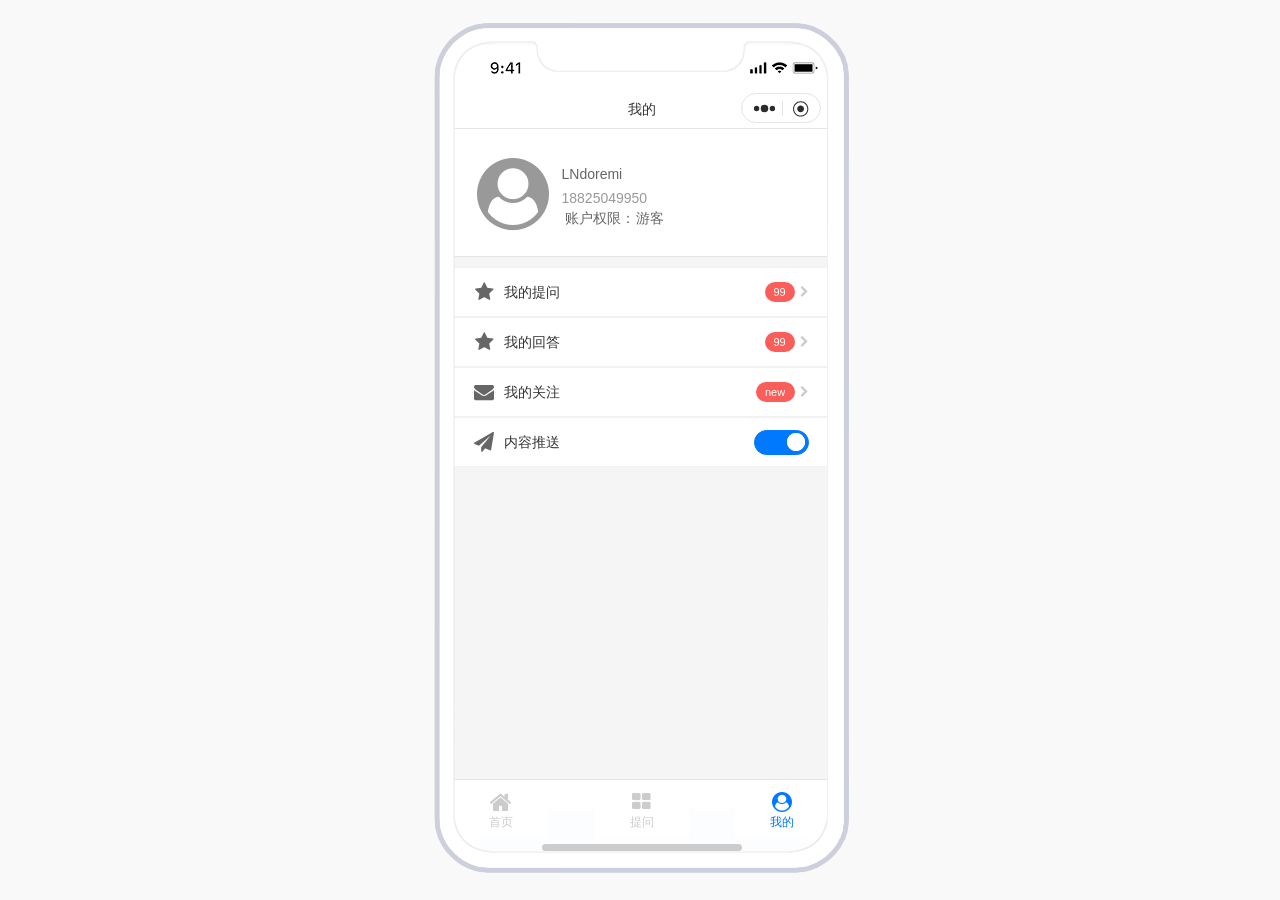
<file: 4.我的.html>
﻿<!DOCTYPE html>
<html>
  <head>
    <title>我的</title>
    <meta http-equiv="X-UA-Compatible" content="IE=edge"/>
    <meta http-equiv="content-type" content="text/html; charset=utf-8"/>
    <link href="resources/css/axure_rp_page.css" type="text/css" rel="stylesheet"/>
    <link href="data/styles.css" type="text/css" rel="stylesheet"/>
    <link href="files/我的/styles.css" type="text/css" rel="stylesheet"/>
    <link href="https://cdnjs.cloudflare.com/ajax/libs/font-awesome/4.7.0/css/font-awesome.css" type="text/css" rel="stylesheet"/>
    <script src="resources/scripts/jquery-3.2.1.min.js"></script>
    <script src="resources/scripts/axure/axQuery.js"></script>
    <script src="resources/scripts/axure/globals.js"></script>
    <script src="resources/scripts/axutils.js"></script>
    <script src="resources/scripts/axure/annotation.js"></script>
    <script src="resources/scripts/axure/axQuery.std.js"></script>
    <script src="resources/scripts/axure/doc.js"></script>
    <script src="resources/scripts/messagecenter.js"></script>
    <script src="resources/scripts/axure/events.js"></script>
    <script src="resources/scripts/axure/recording.js"></script>
    <script src="resources/scripts/axure/action.js"></script>
    <script src="resources/scripts/axure/expr.js"></script>
    <script src="resources/scripts/axure/geometry.js"></script>
    <script src="resources/scripts/axure/flyout.js"></script>
    <script src="resources/scripts/axure/model.js"></script>
    <script src="resources/scripts/axure/repeater.js"></script>
    <script src="resources/scripts/axure/sto.js"></script>
    <script src="resources/scripts/axure/utils.temp.js"></script>
    <script src="resources/scripts/axure/variables.js"></script>
    <script src="resources/scripts/axure/drag.js"></script>
    <script src="resources/scripts/axure/move.js"></script>
    <script src="resources/scripts/axure/visibility.js"></script>
    <script src="resources/scripts/axure/style.js"></script>
    <script src="resources/scripts/axure/adaptive.js"></script>
    <script src="resources/scripts/axure/tree.js"></script>
    <script src="resources/scripts/axure/init.temp.js"></script>
    <script src="resources/scripts/axure/legacy.js"></script>
    <script src="resources/scripts/axure/viewer.js"></script>
    <script src="resources/scripts/axure/math.js"></script>
    <script src="resources/scripts/axure/jquery.nicescroll.min.js"></script>
    <script src="data/document.js"></script>
    <script src="files/我的/data.js"></script>
    <script type="text/javascript">
      $axure.utils.getTransparentGifPath = function() { return 'resources/images/transparent.gif'; };
      $axure.utils.getOtherPath = function() { return 'resources/Other.html'; };
      $axure.utils.getReloadPath = function() { return 'resources/reload.html'; };
    </script>
  </head>
  <body>
    <div id="base" class="">

      <!-- Unnamed (IPhone X White) -->

      <!-- Unnamed (Group) -->
      <div id="u689" class="ax_default" data-left="25" data-top="20" data-width="421" data-height="860">

        <!-- Unnamed (Group) -->
        <div id="u690" class="ax_default" data-left="25" data-top="20" data-width="421" data-height="860">

          <!-- Unnamed (Image) -->
          <div id="u691" class="ax_default _默认样式">
            <img id="u691_img" class="img " src="images/回答问题/u52.png"/>
            <div id="u691_text" class="text " style="display:none; visibility: hidden">
              <p></p>
            </div>
          </div>

          <!-- Unnamed (Image) -->
          <div id="u692" class="ax_default _默认样式">
            <img id="u692_img" class="img " src="images/回答问题/u53.png"/>
            <div id="u692_text" class="text " style="display:none; visibility: hidden">
              <p></p>
            </div>
          </div>

          <!-- Unnamed (Image) -->
          <div id="u693" class="ax_default _默认样式">
            <img id="u693_img" class="img " src="images/回答问题/u54.png"/>
            <div id="u693_text" class="text " style="display:none; visibility: hidden">
              <p></p>
            </div>
          </div>

          <!-- Unnamed (Rectangle) -->
          <div id="u694" class="ax_default _默认样式">
            <div id="u694_div" class=""></div>
            <div id="u694_text" class="text " style="display:none; visibility: hidden">
              <p></p>
            </div>
          </div>

          <!-- Unnamed (Image) -->
          <div id="u695" class="ax_default _默认样式">
            <img id="u695_img" class="img " src="images/回答问题/u56.png"/>
            <div id="u695_text" class="text " style="display:none; visibility: hidden">
              <p></p>
            </div>
          </div>
        </div>
      </div>
      <div id="u688" style="display:none; visibility:hidden;"></div>

      <!-- Unnamed (微信小程序头部) -->

      <!-- 标题 (Dynamic Panel) -->
      <div id="u697" class="ax_default" data-label="标题">
        <div id="u697_state0" class="panel_state" data-label="State1" style="">
          <div id="u697_state0_content" class="panel_state_content">

            <!-- Unnamed (Rectangle) -->
            <div id="u698" class="ax_default _默认样式">
              <div id="u698_div" class=""></div>
              <div id="u698_text" class="text " style="display:none; visibility: hidden">
                <p></p>
              </div>
            </div>

            <!-- Unnamed (状态栏-IphoneX) -->

            <!-- Unnamed (Image) -->
            <div id="u700" class="ax_default _默认样式">
              <img id="u700_img" class="img " src="images/回答问题/u61.png"/>
              <div id="u700_text" class="text " style="display:none; visibility: hidden">
                <p></p>
              </div>
            </div>
            <div id="u699" style="display:none; visibility:hidden;"></div>

            <!-- Unnamed (Group) -->
            <div id="u701" class="ax_default" data-left="0" data-top="44" data-width="375" data-height="40">

              <!-- Unnamed (Rectangle) -->
              <div id="u702" class="ax_default _默认样式">
                <div id="u702_div" class=""></div>
                <div id="u702_text" class="text ">
                  <p><span>首页</span></p>
                </div>
              </div>

              <!-- Unnamed (Group) -->
              <div id="u703" class="ax_default" data-left="286" data-top="48" data-width="80" data-height="30">

                <!-- Unnamed (Rectangle) -->
                <div id="u704" class="ax_default _默认样式">
                  <div id="u704_div" class=""></div>
                  <div id="u704_text" class="text " style="display:none; visibility: hidden">
                    <p></p>
                  </div>
                </div>

                <!-- Unnamed (SVG) -->
                <div id="u705" class="ax_default _默认样式">
                  <img id="u705_img" class="img " src="images/回答问题/u66.svg"/>
                  <div id="u705_text" class="text " style="display:none; visibility: hidden">
                    <p></p>
                  </div>
                </div>

                <!-- Unnamed (SVG) -->
                <div id="u706" class="ax_default _默认样式">
                  <img id="u706_img" class="img " src="images/回答问题/u67.svg"/>
                  <div id="u706_text" class="text " style="display:none; visibility: hidden">
                    <p></p>
                  </div>
                </div>

                <!-- Unnamed (Vertical Line) -->
                <div id="u707" class="ax_default _默认样式">
                  <img id="u707_img" class="img " src="images/回答问题/u68.svg"/>
                  <div id="u707_text" class="text " style="display:none; visibility: hidden">
                    <p></p>
                  </div>
                </div>
              </div>
            </div>
          </div>
        </div>
        <div id="u697_state1" class="panel_state" data-label="State2" style="visibility: hidden;">
          <div id="u697_state1_content" class="panel_state_content">

            <!-- Unnamed (Rectangle) -->
            <div id="u708" class="ax_default _默认样式">
              <div id="u708_div" class=""></div>
              <div id="u708_text" class="text " style="display:none; visibility: hidden">
                <p></p>
              </div>
            </div>

            <!-- Unnamed (状态栏-IphoneX) -->

            <!-- Unnamed (Image) -->
            <div id="u710" class="ax_default _默认样式">
              <img id="u710_img" class="img " src="images/回答问题/u61.png"/>
              <div id="u710_text" class="text " style="display:none; visibility: hidden">
                <p></p>
              </div>
            </div>
            <div id="u709" style="display:none; visibility:hidden;"></div>

            <!-- Unnamed (Group) -->
            <div id="u711" class="ax_default" data-left="0" data-top="44" data-width="375" data-height="40">

              <!-- 首页 (Rectangle) -->
              <div id="u712" class="ax_default _默认样式" data-label="首页">
                <div id="u712_div" class=""></div>
                <div id="u712_text" class="text ">
                  <p><span>提个问题</span></p>
                </div>
              </div>

              <!-- Unnamed (Group) -->
              <div id="u713" class="ax_default" data-left="286" data-top="48" data-width="80" data-height="30">

                <!-- Unnamed (Rectangle) -->
                <div id="u714" class="ax_default _默认样式">
                  <div id="u714_div" class=""></div>
                  <div id="u714_text" class="text " style="display:none; visibility: hidden">
                    <p></p>
                  </div>
                </div>

                <!-- Unnamed (SVG) -->
                <div id="u715" class="ax_default _默认样式">
                  <img id="u715_img" class="img " src="images/回答问题/u66.svg"/>
                  <div id="u715_text" class="text " style="display:none; visibility: hidden">
                    <p></p>
                  </div>
                </div>

                <!-- Unnamed (SVG) -->
                <div id="u716" class="ax_default _默认样式">
                  <img id="u716_img" class="img " src="images/回答问题/u67.svg"/>
                  <div id="u716_text" class="text " style="display:none; visibility: hidden">
                    <p></p>
                  </div>
                </div>

                <!-- Unnamed (Vertical Line) -->
                <div id="u717" class="ax_default _默认样式">
                  <img id="u717_img" class="img " src="images/回答问题/u68.svg"/>
                  <div id="u717_text" class="text " style="display:none; visibility: hidden">
                    <p></p>
                  </div>
                </div>
              </div>
            </div>
          </div>
        </div>
        <div id="u697_state2" class="panel_state" data-label="State3" style="visibility: hidden;">
          <div id="u697_state2_content" class="panel_state_content">

            <!-- Unnamed (Rectangle) -->
            <div id="u718" class="ax_default _默认样式">
              <div id="u718_div" class=""></div>
              <div id="u718_text" class="text " style="display:none; visibility: hidden">
                <p></p>
              </div>
            </div>

            <!-- Unnamed (状态栏-IphoneX) -->

            <!-- Unnamed (Image) -->
            <div id="u720" class="ax_default _默认样式">
              <img id="u720_img" class="img " src="images/回答问题/u61.png"/>
              <div id="u720_text" class="text " style="display:none; visibility: hidden">
                <p></p>
              </div>
            </div>
            <div id="u719" style="display:none; visibility:hidden;"></div>

            <!-- Unnamed (Group) -->
            <div id="u721" class="ax_default" data-left="0" data-top="44" data-width="375" data-height="40">

              <!-- 提问 (Rectangle) -->
              <div id="u722" class="ax_default _默认样式" data-label="提问">
                <div id="u722_div" class=""></div>
                <div id="u722_text" class="text ">
                  <p><span>我的</span></p>
                </div>
              </div>

              <!-- Unnamed (Group) -->
              <div id="u723" class="ax_default" data-left="286" data-top="48" data-width="80" data-height="30">

                <!-- Unnamed (Rectangle) -->
                <div id="u724" class="ax_default _默认样式">
                  <div id="u724_div" class=""></div>
                  <div id="u724_text" class="text " style="display:none; visibility: hidden">
                    <p></p>
                  </div>
                </div>

                <!-- Unnamed (SVG) -->
                <div id="u725" class="ax_default _默认样式">
                  <img id="u725_img" class="img " src="images/回答问题/u66.svg"/>
                  <div id="u725_text" class="text " style="display:none; visibility: hidden">
                    <p></p>
                  </div>
                </div>

                <!-- Unnamed (SVG) -->
                <div id="u726" class="ax_default _默认样式">
                  <img id="u726_img" class="img " src="images/回答问题/u67.svg"/>
                  <div id="u726_text" class="text " style="display:none; visibility: hidden">
                    <p></p>
                  </div>
                </div>

                <!-- Unnamed (Vertical Line) -->
                <div id="u727" class="ax_default _默认样式">
                  <img id="u727_img" class="img " src="images/回答问题/u68.svg"/>
                  <div id="u727_text" class="text " style="display:none; visibility: hidden">
                    <p></p>
                  </div>
                </div>
              </div>
            </div>
          </div>
        </div>
        <div id="u697_state3" class="panel_state" data-label="State4" style="visibility: hidden;">
          <div id="u697_state3_content" class="panel_state_content">

            <!-- Unnamed (Rectangle) -->
            <div id="u728" class="ax_default _默认样式">
              <div id="u728_div" class=""></div>
              <div id="u728_text" class="text " style="display:none; visibility: hidden">
                <p></p>
              </div>
            </div>

            <!-- Unnamed (状态栏-IphoneX) -->

            <!-- Unnamed (Image) -->
            <div id="u730" class="ax_default _默认样式">
              <img id="u730_img" class="img " src="images/回答问题/u61.png"/>
              <div id="u730_text" class="text " style="display:none; visibility: hidden">
                <p></p>
              </div>
            </div>
            <div id="u729" style="display:none; visibility:hidden;"></div>

            <!-- Unnamed (Group) -->
            <div id="u731" class="ax_default" data-left="0" data-top="44" data-width="375" data-height="40">

              <!-- 提问 (Rectangle) -->
              <div id="u732" class="ax_default _默认样式" data-label="提问">
                <div id="u732_div" class=""></div>
                <div id="u732_text" class="text ">
                  <p><span>&nbsp;&nbsp; &lt; 问题详情</span></p>
                </div>
              </div>

              <!-- Unnamed (Group) -->
              <div id="u733" class="ax_default" data-left="286" data-top="48" data-width="80" data-height="30">

                <!-- Unnamed (Rectangle) -->
                <div id="u734" class="ax_default _默认样式">
                  <div id="u734_div" class=""></div>
                  <div id="u734_text" class="text " style="display:none; visibility: hidden">
                    <p></p>
                  </div>
                </div>

                <!-- Unnamed (SVG) -->
                <div id="u735" class="ax_default _默认样式">
                  <img id="u735_img" class="img " src="images/回答问题/u66.svg"/>
                  <div id="u735_text" class="text " style="display:none; visibility: hidden">
                    <p></p>
                  </div>
                </div>

                <!-- Unnamed (SVG) -->
                <div id="u736" class="ax_default _默认样式">
                  <img id="u736_img" class="img " src="images/回答问题/u67.svg"/>
                  <div id="u736_text" class="text " style="display:none; visibility: hidden">
                    <p></p>
                  </div>
                </div>

                <!-- Unnamed (Vertical Line) -->
                <div id="u737" class="ax_default _默认样式">
                  <img id="u737_img" class="img " src="images/回答问题/u68.svg"/>
                  <div id="u737_text" class="text " style="display:none; visibility: hidden">
                    <p></p>
                  </div>
                </div>
              </div>
            </div>

            <!-- Unnamed (Rectangle) -->
            <div id="u738" class="ax_default _默认样式">
              <div id="u738_div" class=""></div>
              <div id="u738_text" class="text ">
                <p><span>&lt;</span></p>
              </div>
            </div>
          </div>
        </div>
        <div id="u697_state4" class="panel_state" data-label="State7" style="visibility: hidden;">
          <div id="u697_state4_content" class="panel_state_content">

            <!-- Unnamed (Rectangle) -->
            <div id="u739" class="ax_default _默认样式">
              <div id="u739_div" class=""></div>
              <div id="u739_text" class="text " style="display:none; visibility: hidden">
                <p></p>
              </div>
            </div>

            <!-- Unnamed (状态栏-IphoneX) -->

            <!-- Unnamed (Image) -->
            <div id="u741" class="ax_default _默认样式">
              <img id="u741_img" class="img " src="images/回答问题/u61.png"/>
              <div id="u741_text" class="text " style="display:none; visibility: hidden">
                <p></p>
              </div>
            </div>
            <div id="u740" style="display:none; visibility:hidden;"></div>

            <!-- Unnamed (Group) -->
            <div id="u742" class="ax_default" data-left="0" data-top="44" data-width="375" data-height="40">

              <!-- 提问 (Rectangle) -->
              <div id="u743" class="ax_default _默认样式" data-label="提问">
                <div id="u743_div" class=""></div>
                <div id="u743_text" class="text ">
                  <p><span style="font-family:'Helvetica', sans-serif;">&nbsp;&nbsp; &lt; </span><span style="font-family:'PingFangSC-Regular', 'PingFang SC', sans-serif;">回答问题</span></p>
                </div>
              </div>

              <!-- Unnamed (Group) -->
              <div id="u744" class="ax_default" data-left="286" data-top="48" data-width="80" data-height="30">

                <!-- Unnamed (Rectangle) -->
                <div id="u745" class="ax_default _默认样式">
                  <div id="u745_div" class=""></div>
                  <div id="u745_text" class="text " style="display:none; visibility: hidden">
                    <p></p>
                  </div>
                </div>

                <!-- Unnamed (SVG) -->
                <div id="u746" class="ax_default _默认样式">
                  <img id="u746_img" class="img " src="images/回答问题/u66.svg"/>
                  <div id="u746_text" class="text " style="display:none; visibility: hidden">
                    <p></p>
                  </div>
                </div>

                <!-- Unnamed (SVG) -->
                <div id="u747" class="ax_default _默认样式">
                  <img id="u747_img" class="img " src="images/回答问题/u67.svg"/>
                  <div id="u747_text" class="text " style="display:none; visibility: hidden">
                    <p></p>
                  </div>
                </div>

                <!-- Unnamed (Vertical Line) -->
                <div id="u748" class="ax_default _默认样式">
                  <img id="u748_img" class="img " src="images/回答问题/u68.svg"/>
                  <div id="u748_text" class="text " style="display:none; visibility: hidden">
                    <p></p>
                  </div>
                </div>
              </div>
            </div>

            <!-- Unnamed (Rectangle) -->
            <div id="u749" class="ax_default _默认样式">
              <div id="u749_div" class=""></div>
              <div id="u749_text" class="text ">
                <p><span>&lt;</span></p>
              </div>
            </div>
          </div>
        </div>
        <div id="u697_state5" class="panel_state" data-label="State5" style="visibility: hidden;">
          <div id="u697_state5_content" class="panel_state_content">

            <!-- Unnamed (Rectangle) -->
            <div id="u750" class="ax_default _默认样式">
              <div id="u750_div" class=""></div>
              <div id="u750_text" class="text " style="display:none; visibility: hidden">
                <p></p>
              </div>
            </div>

            <!-- Unnamed (状态栏-IphoneX) -->

            <!-- Unnamed (Image) -->
            <div id="u752" class="ax_default _默认样式">
              <img id="u752_img" class="img " src="images/回答问题/u61.png"/>
              <div id="u752_text" class="text " style="display:none; visibility: hidden">
                <p></p>
              </div>
            </div>
            <div id="u751" style="display:none; visibility:hidden;"></div>

            <!-- Unnamed (Group) -->
            <div id="u753" class="ax_default" data-left="0" data-top="44" data-width="375" data-height="40">

              <!-- 提问 (Rectangle) -->
              <div id="u754" class="ax_default _默认样式" data-label="提问">
                <div id="u754_div" class=""></div>
                <div id="u754_text" class="text ">
                  <p><span>&nbsp; &lt;&nbsp; 我的提问</span></p>
                </div>
              </div>

              <!-- Unnamed (Group) -->
              <div id="u755" class="ax_default" data-left="286" data-top="48" data-width="80" data-height="30">

                <!-- Unnamed (Rectangle) -->
                <div id="u756" class="ax_default _默认样式">
                  <div id="u756_div" class=""></div>
                  <div id="u756_text" class="text " style="display:none; visibility: hidden">
                    <p></p>
                  </div>
                </div>

                <!-- Unnamed (SVG) -->
                <div id="u757" class="ax_default _默认样式">
                  <img id="u757_img" class="img " src="images/回答问题/u66.svg"/>
                  <div id="u757_text" class="text " style="display:none; visibility: hidden">
                    <p></p>
                  </div>
                </div>

                <!-- Unnamed (SVG) -->
                <div id="u758" class="ax_default _默认样式">
                  <img id="u758_img" class="img " src="images/回答问题/u67.svg"/>
                  <div id="u758_text" class="text " style="display:none; visibility: hidden">
                    <p></p>
                  </div>
                </div>

                <!-- Unnamed (Vertical Line) -->
                <div id="u759" class="ax_default _默认样式">
                  <img id="u759_img" class="img " src="images/回答问题/u68.svg"/>
                  <div id="u759_text" class="text " style="display:none; visibility: hidden">
                    <p></p>
                  </div>
                </div>
              </div>
            </div>

            <!-- Unnamed (Rectangle) -->
            <div id="u760" class="ax_default _默认样式">
              <div id="u760_div" class=""></div>
              <div id="u760_text" class="text ">
                <p><span>&lt;</span></p>
              </div>
            </div>
          </div>
        </div>
        <div id="u697_state6" class="panel_state" data-label="State6" style="visibility: hidden;">
          <div id="u697_state6_content" class="panel_state_content">

            <!-- Unnamed (Rectangle) -->
            <div id="u761" class="ax_default _默认样式">
              <div id="u761_div" class=""></div>
              <div id="u761_text" class="text " style="display:none; visibility: hidden">
                <p></p>
              </div>
            </div>

            <!-- Unnamed (状态栏-IphoneX) -->

            <!-- Unnamed (Image) -->
            <div id="u763" class="ax_default _默认样式">
              <img id="u763_img" class="img " src="images/回答问题/u61.png"/>
              <div id="u763_text" class="text " style="display:none; visibility: hidden">
                <p></p>
              </div>
            </div>
            <div id="u762" style="display:none; visibility:hidden;"></div>

            <!-- Unnamed (Group) -->
            <div id="u764" class="ax_default" data-left="0" data-top="44" data-width="375" data-height="40">

              <!-- 提问 (Rectangle) -->
              <div id="u765" class="ax_default _默认样式" data-label="提问">
                <div id="u765_div" class=""></div>
                <div id="u765_text" class="text ">
                  <p><span>&nbsp; &lt;&nbsp; 我的关注</span></p>
                </div>
              </div>

              <!-- Unnamed (Group) -->
              <div id="u766" class="ax_default" data-left="286" data-top="48" data-width="80" data-height="30">

                <!-- Unnamed (Rectangle) -->
                <div id="u767" class="ax_default _默认样式">
                  <div id="u767_div" class=""></div>
                  <div id="u767_text" class="text " style="display:none; visibility: hidden">
                    <p></p>
                  </div>
                </div>

                <!-- Unnamed (SVG) -->
                <div id="u768" class="ax_default _默认样式">
                  <img id="u768_img" class="img " src="images/回答问题/u66.svg"/>
                  <div id="u768_text" class="text " style="display:none; visibility: hidden">
                    <p></p>
                  </div>
                </div>

                <!-- Unnamed (SVG) -->
                <div id="u769" class="ax_default _默认样式">
                  <img id="u769_img" class="img " src="images/回答问题/u67.svg"/>
                  <div id="u769_text" class="text " style="display:none; visibility: hidden">
                    <p></p>
                  </div>
                </div>

                <!-- Unnamed (Vertical Line) -->
                <div id="u770" class="ax_default _默认样式">
                  <img id="u770_img" class="img " src="images/回答问题/u68.svg"/>
                  <div id="u770_text" class="text " style="display:none; visibility: hidden">
                    <p></p>
                  </div>
                </div>
              </div>
            </div>

            <!-- Unnamed (Rectangle) -->
            <div id="u771" class="ax_default _默认样式">
              <div id="u771_div" class=""></div>
              <div id="u771_text" class="text ">
                <p><span>&lt;</span></p>
              </div>
            </div>
          </div>
        </div>
      </div>
      <div id="u696" style="display:none; visibility:hidden;"></div>

      <!-- 内容框架 (Dynamic Panel) -->
      <div id="u772" class="ax_default" data-label="内容框架">
        <div id="u772_state0" class="panel_state" data-label="State1" style="">
          <div id="u772_state0_content" class="panel_state_content">

            <!-- Unnamed (Rectangle) -->
            <div id="u773" class="ax_default _默认样式">
              <div id="u773_div" class=""></div>
              <div id="u773_text" class="text " style="display:none; visibility: hidden">
                <p></p>
              </div>
            </div>

            <!-- Unnamed (Rectangle) -->
            <div id="u774" class="ax_default _默认样式">
              <div id="u774_div" class=""></div>
              <div id="u774_text" class="text ">
                <p><span></span></p>
              </div>
            </div>

            <!-- Unnamed (Rectangle) -->
            <div id="u775" class="ax_default _默认样式">
              <div id="u775_div" class=""></div>
              <div id="u775_text" class="text ">
                <p><span>LNdoremi</span></p><p><span style="color:#999999;">18825049950</span></p>
              </div>
            </div>

            <!-- Unnamed (Group) -->
            <div id="u776" class="ax_default" data-left="0" data-top="138" data-width="375" data-height="200">

              <!-- Unnamed (Group) -->
              <div id="u777" class="ax_default" data-left="0" data-top="138" data-width="375" data-height="50">

                <!-- Unnamed (Group) -->
                <div id="u778" class="ax_default" data-left="0" data-top="138" data-width="375" data-height="50">

                  <!-- Unnamed (Rectangle) -->
                  <div id="u779" class="ax_default _默认样式">
                    <div id="u779_div" class=""></div>
                    <div id="u779_text" class="text ">
                      <p><span>我的提问</span></p>
                    </div>
                  </div>
                </div>

                <!-- Unnamed (Rectangle) -->
                <div id="u780" class="ax_default _默认样式">
                  <div id="u780_div" class=""></div>
                  <div id="u780_text" class="text ">
                    <p><span></span></p>
                  </div>
                </div>

                <!-- Unnamed (Rectangle) -->
                <div id="u781" class="ax_default _默认样式">
                  <div id="u781_div" class=""></div>
                  <div id="u781_text" class="text ">
                    <p><span></span></p>
                  </div>
                </div>

                <!-- Unnamed (Rectangle) -->
                <div id="u782" class="ax_default _默认样式">
                  <div id="u782_div" class=""></div>
                  <div id="u782_text" class="text ">
                    <p><span>99</span></p>
                  </div>
                </div>
              </div>

              <!-- Unnamed (Group) -->
              <div id="u783" class="ax_default" data-left="0" data-top="238" data-width="375" data-height="50">

                <!-- Unnamed (Group) -->
                <div id="u784" class="ax_default" data-left="0" data-top="238" data-width="375" data-height="50">

                  <!-- Unnamed (Rectangle) -->
                  <div id="u785" class="ax_default _默认样式">
                    <div id="u785_div" class=""></div>
                    <div id="u785_text" class="text ">
                      <p><span>我的关注</span></p>
                    </div>
                  </div>
                </div>

                <!-- Unnamed (Rectangle) -->
                <div id="u786" class="ax_default _默认样式">
                  <div id="u786_div" class=""></div>
                  <div id="u786_text" class="text ">
                    <p><span></span></p>
                  </div>
                </div>

                <!-- Unnamed (Rectangle) -->
                <div id="u787" class="ax_default _默认样式">
                  <div id="u787_div" class=""></div>
                  <div id="u787_text" class="text ">
                    <p><span></span></p>
                  </div>
                </div>

                <!-- Unnamed (Rectangle) -->
                <div id="u788" class="ax_default _默认样式">
                  <div id="u788_div" class=""></div>
                  <div id="u788_text" class="text ">
                    <p><span>new</span></p>
                  </div>
                </div>
              </div>

              <!-- Unnamed (Group) -->
              <div id="u789" class="ax_default" data-left="0" data-top="288" data-width="375" data-height="50">

                <!-- Unnamed (Group) -->
                <div id="u790" class="ax_default" data-left="0" data-top="288" data-width="375" data-height="50">

                  <!-- Unnamed (Rectangle) -->
                  <div id="u791" class="ax_default _默认样式">
                    <div id="u791_div" class=""></div>
                    <div id="u791_text" class="text ">
                      <p><span>内容推送</span></p>
                    </div>
                  </div>
                </div>

                <!-- Unnamed (Rectangle) -->
                <div id="u792" class="ax_default _默认样式">
                  <div id="u792_div" class=""></div>
                  <div id="u792_text" class="text ">
                    <p><span></span></p>
                  </div>
                </div>
              </div>

              <!-- 开关 (Dynamic Panel) -->
              <div id="u793" class="ax_default" data-label="开关">
                <div id="u793_state0" class="panel_state" data-label="State1" style="">
                  <div id="u793_state0_content" class="panel_state_content">

                    <!-- 背景 (Rectangle) -->
                    <div id="u794" class="ax_default _默认样式" data-label="背景">
                      <div id="u794_div" class=""></div>
                      <div id="u794_text" class="text " style="display:none; visibility: hidden">
                        <p></p>
                      </div>
                    </div>

                    <!-- 圆 (Ellipse) -->
                    <div id="u795" class="ax_default _默认样式" data-label="圆">
                      <img id="u795_img" class="img " src="images/我的/圆_u795.svg"/>
                      <div id="u795_text" class="text " style="display:none; visibility: hidden">
                        <p></p>
                      </div>
                    </div>
                  </div>
                </div>
              </div>

              <!-- Unnamed (Group) -->
              <div id="u796" class="ax_default" data-left="0" data-top="188" data-width="375" data-height="50">

                <!-- Unnamed (Group) -->
                <div id="u797" class="ax_default" data-left="0" data-top="188" data-width="375" data-height="50">

                  <!-- Unnamed (Rectangle) -->
                  <div id="u798" class="ax_default _默认样式">
                    <div id="u798_div" class=""></div>
                    <div id="u798_text" class="text ">
                      <p><span>我的回答</span></p>
                    </div>
                  </div>
                </div>

                <!-- Unnamed (Rectangle) -->
                <div id="u799" class="ax_default _默认样式">
                  <div id="u799_div" class=""></div>
                  <div id="u799_text" class="text ">
                    <p><span></span></p>
                  </div>
                </div>

                <!-- Unnamed (Rectangle) -->
                <div id="u800" class="ax_default _默认样式">
                  <div id="u800_div" class=""></div>
                  <div id="u800_text" class="text ">
                    <p><span></span></p>
                  </div>
                </div>

                <!-- Unnamed (Rectangle) -->
                <div id="u801" class="ax_default _默认样式">
                  <div id="u801_div" class=""></div>
                  <div id="u801_text" class="text ">
                    <p><span>99</span></p>
                  </div>
                </div>
              </div>
            </div>

            <!-- Unnamed (占位符 100px) -->

            <!-- Unnamed (Hot Spot) -->
            <div id="u803" class="ax_default">
            </div>
            <div id="u802" style="display:none; visibility:hidden;"></div>

            <!-- Unnamed (Rectangle) -->
            <div id="u804" class="ax_default _默认样式">
              <div id="u804_div" class=""></div>
              <div id="u804_text" class="text ">
                <p><span>退出账号</span></p>
              </div>
            </div>

            <!-- Unnamed (Rectangle) -->
            <div id="u805" class="ax_default label">
              <div id="u805_div" class=""></div>
              <div id="u805_text" class="text ">
                <p><span>账户权限：</span></p>
              </div>
            </div>

            <!-- Unnamed (Rectangle) -->
            <div id="u806" class="ax_default label">
              <div id="u806_div" class=""></div>
              <div id="u806_text" class="text ">
                <p><span>游客</span></p>
              </div>
            </div>
          </div>
        </div>
      </div>

      <!-- 动作面板 (Dynamic Panel) -->
      <div id="u807" class="ax_default ax_default_hidden" data-label="动作面板" style="display:none; visibility: hidden">
        <div id="u807_state0" class="panel_state" data-label="更多" style="">
          <div id="u807_state0_content" class="panel_state_content">

            <!-- Unnamed (Group) -->
            <div id="u808" class="ax_default" data-left="21" data-top="605" data-width="335" data-height="190">

              <!-- Unnamed (Group) -->
              <div id="u809" class="ax_default" data-left="21" data-top="605" data-width="335" data-height="130">

                <!-- Unnamed (Rectangle) -->
                <div id="u810" class="ax_default _默认样式">
                  <div id="u810_div" class=""></div>
                  <div id="u810_text" class="text " style="display:none; visibility: hidden">
                    <p></p>
                  </div>
                </div>
              </div>

              <!-- Unnamed (Rectangle) -->
              <div id="u811" class="ax_default _默认样式">
                <div id="u811_div" class=""></div>
                <div id="u811_text" class="text ">
                  <p><span>取消</span></p>
                </div>
              </div>

              <!-- Unnamed (Rectangle) -->
              <div id="u812" class="ax_default _默认样式">
                <div id="u812_div" class=""></div>
                <div id="u812_text" class="text ">
                  <p><span>确定要退出当前账号？</span></p>
                </div>
              </div>

              <!-- Unnamed (Rectangle) -->
              <div id="u813" class="ax_default _默认样式">
                <div id="u813_div" class=""></div>
                <div id="u813_text" class="text ">
                  <p><span>退出登录</span></p>
                </div>
              </div>
            </div>
          </div>
        </div>
      </div>

      <!-- Unnamed (底部导航栏) -->

      <!-- 底部导航 (Dynamic Panel) -->
      <div id="u815" class="ax_default" data-label="底部导航" selectiongroup="u814底部导航">
        <div id="u815_state0" class="panel_state" data-label="State1" style="">
          <div id="u815_state0_content" class="panel_state_content">

            <!-- Unnamed (Rectangle) -->
            <div id="u816" class="ax_default _默认样式">
              <div id="u816_div" class=""></div>
              <div id="u816_text" class="text " style="display:none; visibility: hidden">
                <p></p>
              </div>
            </div>

            <!-- Unnamed (Rectangle) -->
            <div id="u817" class="ax_default _默认样式">
              <div id="u817_div" class=""></div>
              <div id="u817_text" class="text ">
                <p style="font-size:24px;"><span style="font-family:'FontAwesome', sans-serif;font-weight:400;"></span></p><p style="font-size:12px;"><span style="font-family:'微软雅黑', sans-serif;font-weight:400;">首页</span></p>
              </div>
            </div>

            <!-- Unnamed (Rectangle) -->
            <div id="u818" class="ax_default _默认样式">
              <div id="u818_div" class=""></div>
              <div id="u818_text" class="text ">
                <p style="font-size:20px;"><span style="font-family:'FontAwesome', sans-serif;font-weight:400;"></span></p><p style="font-size:12px;"><span style="font-family:'微软雅黑', sans-serif;font-weight:400;">提问</span></p>
              </div>
            </div>

            <!-- Unnamed (Rectangle) -->
            <div id="u819" class="ax_default _默认样式">
              <div id="u819_div" class=""></div>
              <div id="u819_text" class="text ">
                <p style="font-size:20px;"><span style="font-family:'FontAwesome', sans-serif;font-weight:400;"></span></p><p style="font-size:12px;"><span style="font-family:'微软雅黑', sans-serif;font-weight:400;">我的</span></p>
              </div>
            </div>

            <!-- Unnamed (Rectangle) -->
            <div id="u820" class="ax_default _默认样式">
              <div id="u820_div" class=""></div>
              <div id="u820_text" class="text " style="display:none; visibility: hidden">
                <p></p>
              </div>
            </div>
          </div>
        </div>
        <div id="u815_state1" class="panel_state" data-label="State2" style="visibility: hidden;">
          <div id="u815_state1_content" class="panel_state_content">

            <!-- Unnamed (Rectangle) -->
            <div id="u821" class="ax_default _默认样式">
              <div id="u821_div" class=""></div>
              <div id="u821_text" class="text " style="display:none; visibility: hidden">
                <p></p>
              </div>
            </div>

            <!-- Unnamed (Rectangle) -->
            <div id="u822" class="ax_default _默认样式">
              <div id="u822_div" class=""></div>
              <div id="u822_text" class="text ">
                <p style="font-size:24px;"><span style="font-family:'FontAwesome', sans-serif;font-weight:400;"></span></p><p style="font-size:12px;"><span style="font-family:'微软雅黑', sans-serif;font-weight:400;">首页</span></p>
              </div>
            </div>

            <!-- Unnamed (Rectangle) -->
            <div id="u823" class="ax_default _默认样式">
              <div id="u823_div" class=""></div>
              <div id="u823_text" class="text ">
                <p style="font-size:20px;"><span style="font-family:'FontAwesome', sans-serif;font-weight:400;"></span></p><p style="font-size:12px;"><span style="font-family:'微软雅黑', sans-serif;font-weight:400;">提问</span></p>
              </div>
            </div>

            <!-- Unnamed (Rectangle) -->
            <div id="u824" class="ax_default _默认样式">
              <div id="u824_div" class=""></div>
              <div id="u824_text" class="text ">
                <p style="font-size:20px;"><span style="font-family:'FontAwesome', sans-serif;font-weight:400;"></span></p><p style="font-size:12px;"><span style="font-family:'微软雅黑', sans-serif;font-weight:400;">我的</span></p>
              </div>
            </div>

            <!-- Unnamed (Rectangle) -->
            <div id="u825" class="ax_default _默认样式">
              <div id="u825_div" class=""></div>
              <div id="u825_text" class="text " style="display:none; visibility: hidden">
                <p></p>
              </div>
            </div>
          </div>
        </div>
        <div id="u815_state2" class="panel_state" data-label="State3" style="visibility: hidden;">
          <div id="u815_state2_content" class="panel_state_content">

            <!-- Unnamed (Rectangle) -->
            <div id="u826" class="ax_default _默认样式">
              <div id="u826_div" class=""></div>
              <div id="u826_text" class="text " style="display:none; visibility: hidden">
                <p></p>
              </div>
            </div>

            <!-- Unnamed (Rectangle) -->
            <div id="u827" class="ax_default _默认样式">
              <div id="u827_div" class=""></div>
              <div id="u827_text" class="text ">
                <p style="font-size:24px;"><span style="font-family:'FontAwesome', sans-serif;font-weight:400;"></span></p><p style="font-size:12px;"><span style="font-family:'微软雅黑', sans-serif;font-weight:400;">首页</span></p>
              </div>
            </div>

            <!-- Unnamed (Rectangle) -->
            <div id="u828" class="ax_default _默认样式">
              <div id="u828_div" class=""></div>
              <div id="u828_text" class="text ">
                <p style="font-size:20px;"><span style="font-family:'FontAwesome', sans-serif;font-weight:400;"></span></p><p style="font-size:12px;"><span style="font-family:'微软雅黑', sans-serif;font-weight:400;">提问</span></p>
              </div>
            </div>

            <!-- Unnamed (Rectangle) -->
            <div id="u829" class="ax_default _默认样式">
              <div id="u829_div" class=""></div>
              <div id="u829_text" class="text ">
                <p style="font-size:20px;"><span style="font-family:'FontAwesome', sans-serif;font-weight:400;"></span></p><p style="font-size:12px;"><span style="font-family:'微软雅黑', sans-serif;font-weight:400;">我的</span></p>
              </div>
            </div>

            <!-- Unnamed (Rectangle) -->
            <div id="u830" class="ax_default _默认样式">
              <div id="u830_div" class=""></div>
              <div id="u830_text" class="text " style="display:none; visibility: hidden">
                <p></p>
              </div>
            </div>
          </div>
        </div>
      </div>
      <div id="u814" style="display:none; visibility:hidden;"></div>
    </div>
    <script src="resources/scripts/axure/ios.js"></script>
  </body>
</html>
</file>
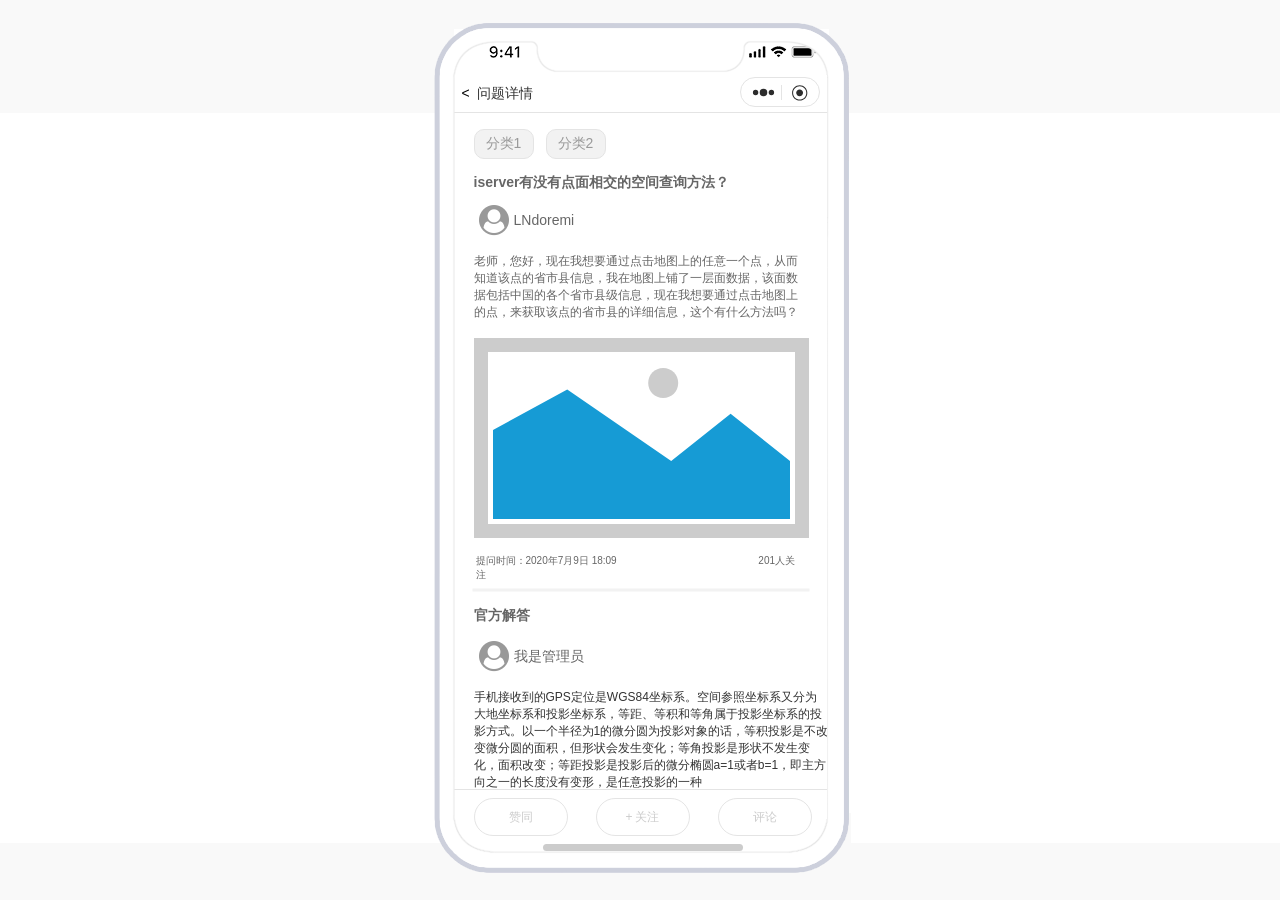
<file: 6.详情.html>
﻿<!DOCTYPE html>
<html>
  <head>
    <title>详情</title>
    <meta http-equiv="X-UA-Compatible" content="IE=edge"/>
    <meta http-equiv="content-type" content="text/html; charset=utf-8"/>
    <link href="resources/css/axure_rp_page.css" type="text/css" rel="stylesheet"/>
    <link href="data/styles.css" type="text/css" rel="stylesheet"/>
    <link href="files/详情/styles.css" type="text/css" rel="stylesheet"/>
    <link href="https://cdnjs.cloudflare.com/ajax/libs/font-awesome/4.7.0/css/font-awesome.css" type="text/css" rel="stylesheet"/>
    <script src="resources/scripts/jquery-3.2.1.min.js"></script>
    <script src="resources/scripts/axure/axQuery.js"></script>
    <script src="resources/scripts/axure/globals.js"></script>
    <script src="resources/scripts/axutils.js"></script>
    <script src="resources/scripts/axure/annotation.js"></script>
    <script src="resources/scripts/axure/axQuery.std.js"></script>
    <script src="resources/scripts/axure/doc.js"></script>
    <script src="resources/scripts/messagecenter.js"></script>
    <script src="resources/scripts/axure/events.js"></script>
    <script src="resources/scripts/axure/recording.js"></script>
    <script src="resources/scripts/axure/action.js"></script>
    <script src="resources/scripts/axure/expr.js"></script>
    <script src="resources/scripts/axure/geometry.js"></script>
    <script src="resources/scripts/axure/flyout.js"></script>
    <script src="resources/scripts/axure/model.js"></script>
    <script src="resources/scripts/axure/repeater.js"></script>
    <script src="resources/scripts/axure/sto.js"></script>
    <script src="resources/scripts/axure/utils.temp.js"></script>
    <script src="resources/scripts/axure/variables.js"></script>
    <script src="resources/scripts/axure/drag.js"></script>
    <script src="resources/scripts/axure/move.js"></script>
    <script src="resources/scripts/axure/visibility.js"></script>
    <script src="resources/scripts/axure/style.js"></script>
    <script src="resources/scripts/axure/adaptive.js"></script>
    <script src="resources/scripts/axure/tree.js"></script>
    <script src="resources/scripts/axure/init.temp.js"></script>
    <script src="resources/scripts/axure/legacy.js"></script>
    <script src="resources/scripts/axure/viewer.js"></script>
    <script src="resources/scripts/axure/math.js"></script>
    <script src="resources/scripts/axure/jquery.nicescroll.min.js"></script>
    <script src="data/document.js"></script>
    <script src="files/详情/data.js"></script>
    <script type="text/javascript">
      $axure.utils.getTransparentGifPath = function() { return 'resources/images/transparent.gif'; };
      $axure.utils.getOtherPath = function() { return 'resources/Other.html'; };
      $axure.utils.getReloadPath = function() { return 'resources/reload.html'; };
    </script>
  </head>
  <body>
    <div id="base" class="">

      <!-- Unnamed (微信小程序头部) -->

      <!-- 标题 (Dynamic Panel) -->
      <div id="u389" class="ax_default" data-label="标题">
        <div id="u389_state0" class="panel_state" data-label="State1" style="">
          <div id="u389_state0_content" class="panel_state_content">

            <!-- Unnamed (Rectangle) -->
            <div id="u390" class="ax_default _默认样式">
              <div id="u390_div" class=""></div>
              <div id="u390_text" class="text " style="display:none; visibility: hidden">
                <p></p>
              </div>
            </div>

            <!-- Unnamed (状态栏-IphoneX) -->

            <!-- Unnamed (Image) -->
            <div id="u392" class="ax_default _默认样式">
              <img id="u392_img" class="img " src="images/回答问题/u61.png"/>
              <div id="u392_text" class="text " style="display:none; visibility: hidden">
                <p></p>
              </div>
            </div>
            <div id="u391" style="display:none; visibility:hidden;"></div>

            <!-- Unnamed (Group) -->
            <div id="u393" class="ax_default" data-left="0" data-top="44" data-width="375" data-height="40">

              <!-- Unnamed (Rectangle) -->
              <div id="u394" class="ax_default _默认样式">
                <div id="u394_div" class=""></div>
                <div id="u394_text" class="text ">
                  <p><span>首页</span></p>
                </div>
              </div>

              <!-- Unnamed (Group) -->
              <div id="u395" class="ax_default" data-left="286" data-top="48" data-width="80" data-height="30">

                <!-- Unnamed (Rectangle) -->
                <div id="u396" class="ax_default _默认样式">
                  <div id="u396_div" class=""></div>
                  <div id="u396_text" class="text " style="display:none; visibility: hidden">
                    <p></p>
                  </div>
                </div>

                <!-- Unnamed (SVG) -->
                <div id="u397" class="ax_default _默认样式">
                  <img id="u397_img" class="img " src="images/回答问题/u66.svg"/>
                  <div id="u397_text" class="text " style="display:none; visibility: hidden">
                    <p></p>
                  </div>
                </div>

                <!-- Unnamed (SVG) -->
                <div id="u398" class="ax_default _默认样式">
                  <img id="u398_img" class="img " src="images/回答问题/u67.svg"/>
                  <div id="u398_text" class="text " style="display:none; visibility: hidden">
                    <p></p>
                  </div>
                </div>

                <!-- Unnamed (Vertical Line) -->
                <div id="u399" class="ax_default _默认样式">
                  <img id="u399_img" class="img " src="images/回答问题/u68.svg"/>
                  <div id="u399_text" class="text " style="display:none; visibility: hidden">
                    <p></p>
                  </div>
                </div>
              </div>
            </div>
          </div>
        </div>
        <div id="u389_state1" class="panel_state" data-label="State2" style="visibility: hidden;">
          <div id="u389_state1_content" class="panel_state_content">

            <!-- Unnamed (Rectangle) -->
            <div id="u400" class="ax_default _默认样式">
              <div id="u400_div" class=""></div>
              <div id="u400_text" class="text " style="display:none; visibility: hidden">
                <p></p>
              </div>
            </div>

            <!-- Unnamed (状态栏-IphoneX) -->

            <!-- Unnamed (Image) -->
            <div id="u402" class="ax_default _默认样式">
              <img id="u402_img" class="img " src="images/回答问题/u61.png"/>
              <div id="u402_text" class="text " style="display:none; visibility: hidden">
                <p></p>
              </div>
            </div>
            <div id="u401" style="display:none; visibility:hidden;"></div>

            <!-- Unnamed (Group) -->
            <div id="u403" class="ax_default" data-left="0" data-top="44" data-width="375" data-height="40">

              <!-- 首页 (Rectangle) -->
              <div id="u404" class="ax_default _默认样式" data-label="首页">
                <div id="u404_div" class=""></div>
                <div id="u404_text" class="text ">
                  <p><span>提个问题</span></p>
                </div>
              </div>

              <!-- Unnamed (Group) -->
              <div id="u405" class="ax_default" data-left="286" data-top="48" data-width="80" data-height="30">

                <!-- Unnamed (Rectangle) -->
                <div id="u406" class="ax_default _默认样式">
                  <div id="u406_div" class=""></div>
                  <div id="u406_text" class="text " style="display:none; visibility: hidden">
                    <p></p>
                  </div>
                </div>

                <!-- Unnamed (SVG) -->
                <div id="u407" class="ax_default _默认样式">
                  <img id="u407_img" class="img " src="images/回答问题/u66.svg"/>
                  <div id="u407_text" class="text " style="display:none; visibility: hidden">
                    <p></p>
                  </div>
                </div>

                <!-- Unnamed (SVG) -->
                <div id="u408" class="ax_default _默认样式">
                  <img id="u408_img" class="img " src="images/回答问题/u67.svg"/>
                  <div id="u408_text" class="text " style="display:none; visibility: hidden">
                    <p></p>
                  </div>
                </div>

                <!-- Unnamed (Vertical Line) -->
                <div id="u409" class="ax_default _默认样式">
                  <img id="u409_img" class="img " src="images/回答问题/u68.svg"/>
                  <div id="u409_text" class="text " style="display:none; visibility: hidden">
                    <p></p>
                  </div>
                </div>
              </div>
            </div>
          </div>
        </div>
        <div id="u389_state2" class="panel_state" data-label="State3" style="visibility: hidden;">
          <div id="u389_state2_content" class="panel_state_content">

            <!-- Unnamed (Rectangle) -->
            <div id="u410" class="ax_default _默认样式">
              <div id="u410_div" class=""></div>
              <div id="u410_text" class="text " style="display:none; visibility: hidden">
                <p></p>
              </div>
            </div>

            <!-- Unnamed (状态栏-IphoneX) -->

            <!-- Unnamed (Image) -->
            <div id="u412" class="ax_default _默认样式">
              <img id="u412_img" class="img " src="images/回答问题/u61.png"/>
              <div id="u412_text" class="text " style="display:none; visibility: hidden">
                <p></p>
              </div>
            </div>
            <div id="u411" style="display:none; visibility:hidden;"></div>

            <!-- Unnamed (Group) -->
            <div id="u413" class="ax_default" data-left="0" data-top="44" data-width="375" data-height="40">

              <!-- 提问 (Rectangle) -->
              <div id="u414" class="ax_default _默认样式" data-label="提问">
                <div id="u414_div" class=""></div>
                <div id="u414_text" class="text ">
                  <p><span>我的</span></p>
                </div>
              </div>

              <!-- Unnamed (Group) -->
              <div id="u415" class="ax_default" data-left="286" data-top="48" data-width="80" data-height="30">

                <!-- Unnamed (Rectangle) -->
                <div id="u416" class="ax_default _默认样式">
                  <div id="u416_div" class=""></div>
                  <div id="u416_text" class="text " style="display:none; visibility: hidden">
                    <p></p>
                  </div>
                </div>

                <!-- Unnamed (SVG) -->
                <div id="u417" class="ax_default _默认样式">
                  <img id="u417_img" class="img " src="images/回答问题/u66.svg"/>
                  <div id="u417_text" class="text " style="display:none; visibility: hidden">
                    <p></p>
                  </div>
                </div>

                <!-- Unnamed (SVG) -->
                <div id="u418" class="ax_default _默认样式">
                  <img id="u418_img" class="img " src="images/回答问题/u67.svg"/>
                  <div id="u418_text" class="text " style="display:none; visibility: hidden">
                    <p></p>
                  </div>
                </div>

                <!-- Unnamed (Vertical Line) -->
                <div id="u419" class="ax_default _默认样式">
                  <img id="u419_img" class="img " src="images/回答问题/u68.svg"/>
                  <div id="u419_text" class="text " style="display:none; visibility: hidden">
                    <p></p>
                  </div>
                </div>
              </div>
            </div>
          </div>
        </div>
        <div id="u389_state3" class="panel_state" data-label="State4" style="visibility: hidden;">
          <div id="u389_state3_content" class="panel_state_content">

            <!-- Unnamed (Rectangle) -->
            <div id="u420" class="ax_default _默认样式">
              <div id="u420_div" class=""></div>
              <div id="u420_text" class="text " style="display:none; visibility: hidden">
                <p></p>
              </div>
            </div>

            <!-- Unnamed (状态栏-IphoneX) -->

            <!-- Unnamed (Image) -->
            <div id="u422" class="ax_default _默认样式">
              <img id="u422_img" class="img " src="images/回答问题/u61.png"/>
              <div id="u422_text" class="text " style="display:none; visibility: hidden">
                <p></p>
              </div>
            </div>
            <div id="u421" style="display:none; visibility:hidden;"></div>

            <!-- Unnamed (Group) -->
            <div id="u423" class="ax_default" data-left="0" data-top="44" data-width="375" data-height="40">

              <!-- 提问 (Rectangle) -->
              <div id="u424" class="ax_default _默认样式" data-label="提问">
                <div id="u424_div" class=""></div>
                <div id="u424_text" class="text ">
                  <p><span>&nbsp;&nbsp; &lt; 问题详情</span></p>
                </div>
              </div>

              <!-- Unnamed (Group) -->
              <div id="u425" class="ax_default" data-left="286" data-top="48" data-width="80" data-height="30">

                <!-- Unnamed (Rectangle) -->
                <div id="u426" class="ax_default _默认样式">
                  <div id="u426_div" class=""></div>
                  <div id="u426_text" class="text " style="display:none; visibility: hidden">
                    <p></p>
                  </div>
                </div>

                <!-- Unnamed (SVG) -->
                <div id="u427" class="ax_default _默认样式">
                  <img id="u427_img" class="img " src="images/回答问题/u66.svg"/>
                  <div id="u427_text" class="text " style="display:none; visibility: hidden">
                    <p></p>
                  </div>
                </div>

                <!-- Unnamed (SVG) -->
                <div id="u428" class="ax_default _默认样式">
                  <img id="u428_img" class="img " src="images/回答问题/u67.svg"/>
                  <div id="u428_text" class="text " style="display:none; visibility: hidden">
                    <p></p>
                  </div>
                </div>

                <!-- Unnamed (Vertical Line) -->
                <div id="u429" class="ax_default _默认样式">
                  <img id="u429_img" class="img " src="images/回答问题/u68.svg"/>
                  <div id="u429_text" class="text " style="display:none; visibility: hidden">
                    <p></p>
                  </div>
                </div>
              </div>
            </div>

            <!-- Unnamed (Rectangle) -->
            <div id="u430" class="ax_default _默认样式">
              <div id="u430_div" class=""></div>
              <div id="u430_text" class="text ">
                <p><span>&lt;</span></p>
              </div>
            </div>
          </div>
        </div>
        <div id="u389_state4" class="panel_state" data-label="State7" style="visibility: hidden;">
          <div id="u389_state4_content" class="panel_state_content">

            <!-- Unnamed (Rectangle) -->
            <div id="u431" class="ax_default _默认样式">
              <div id="u431_div" class=""></div>
              <div id="u431_text" class="text " style="display:none; visibility: hidden">
                <p></p>
              </div>
            </div>

            <!-- Unnamed (状态栏-IphoneX) -->

            <!-- Unnamed (Image) -->
            <div id="u433" class="ax_default _默认样式">
              <img id="u433_img" class="img " src="images/回答问题/u61.png"/>
              <div id="u433_text" class="text " style="display:none; visibility: hidden">
                <p></p>
              </div>
            </div>
            <div id="u432" style="display:none; visibility:hidden;"></div>

            <!-- Unnamed (Group) -->
            <div id="u434" class="ax_default" data-left="0" data-top="44" data-width="375" data-height="40">

              <!-- 提问 (Rectangle) -->
              <div id="u435" class="ax_default _默认样式" data-label="提问">
                <div id="u435_div" class=""></div>
                <div id="u435_text" class="text ">
                  <p><span style="font-family:'Helvetica', sans-serif;">&nbsp;&nbsp; &lt; </span><span style="font-family:'PingFangSC-Regular', 'PingFang SC', sans-serif;">回答问题</span></p>
                </div>
              </div>

              <!-- Unnamed (Group) -->
              <div id="u436" class="ax_default" data-left="286" data-top="48" data-width="80" data-height="30">

                <!-- Unnamed (Rectangle) -->
                <div id="u437" class="ax_default _默认样式">
                  <div id="u437_div" class=""></div>
                  <div id="u437_text" class="text " style="display:none; visibility: hidden">
                    <p></p>
                  </div>
                </div>

                <!-- Unnamed (SVG) -->
                <div id="u438" class="ax_default _默认样式">
                  <img id="u438_img" class="img " src="images/回答问题/u66.svg"/>
                  <div id="u438_text" class="text " style="display:none; visibility: hidden">
                    <p></p>
                  </div>
                </div>

                <!-- Unnamed (SVG) -->
                <div id="u439" class="ax_default _默认样式">
                  <img id="u439_img" class="img " src="images/回答问题/u67.svg"/>
                  <div id="u439_text" class="text " style="display:none; visibility: hidden">
                    <p></p>
                  </div>
                </div>

                <!-- Unnamed (Vertical Line) -->
                <div id="u440" class="ax_default _默认样式">
                  <img id="u440_img" class="img " src="images/回答问题/u68.svg"/>
                  <div id="u440_text" class="text " style="display:none; visibility: hidden">
                    <p></p>
                  </div>
                </div>
              </div>
            </div>

            <!-- Unnamed (Rectangle) -->
            <div id="u441" class="ax_default _默认样式">
              <div id="u441_div" class=""></div>
              <div id="u441_text" class="text ">
                <p><span>&lt;</span></p>
              </div>
            </div>
          </div>
        </div>
        <div id="u389_state5" class="panel_state" data-label="State5" style="visibility: hidden;">
          <div id="u389_state5_content" class="panel_state_content">

            <!-- Unnamed (Rectangle) -->
            <div id="u442" class="ax_default _默认样式">
              <div id="u442_div" class=""></div>
              <div id="u442_text" class="text " style="display:none; visibility: hidden">
                <p></p>
              </div>
            </div>

            <!-- Unnamed (状态栏-IphoneX) -->

            <!-- Unnamed (Image) -->
            <div id="u444" class="ax_default _默认样式">
              <img id="u444_img" class="img " src="images/回答问题/u61.png"/>
              <div id="u444_text" class="text " style="display:none; visibility: hidden">
                <p></p>
              </div>
            </div>
            <div id="u443" style="display:none; visibility:hidden;"></div>

            <!-- Unnamed (Group) -->
            <div id="u445" class="ax_default" data-left="0" data-top="44" data-width="375" data-height="40">

              <!-- 提问 (Rectangle) -->
              <div id="u446" class="ax_default _默认样式" data-label="提问">
                <div id="u446_div" class=""></div>
                <div id="u446_text" class="text ">
                  <p><span>&nbsp; &lt;&nbsp; 我的提问</span></p>
                </div>
              </div>

              <!-- Unnamed (Group) -->
              <div id="u447" class="ax_default" data-left="286" data-top="48" data-width="80" data-height="30">

                <!-- Unnamed (Rectangle) -->
                <div id="u448" class="ax_default _默认样式">
                  <div id="u448_div" class=""></div>
                  <div id="u448_text" class="text " style="display:none; visibility: hidden">
                    <p></p>
                  </div>
                </div>

                <!-- Unnamed (SVG) -->
                <div id="u449" class="ax_default _默认样式">
                  <img id="u449_img" class="img " src="images/回答问题/u66.svg"/>
                  <div id="u449_text" class="text " style="display:none; visibility: hidden">
                    <p></p>
                  </div>
                </div>

                <!-- Unnamed (SVG) -->
                <div id="u450" class="ax_default _默认样式">
                  <img id="u450_img" class="img " src="images/回答问题/u67.svg"/>
                  <div id="u450_text" class="text " style="display:none; visibility: hidden">
                    <p></p>
                  </div>
                </div>

                <!-- Unnamed (Vertical Line) -->
                <div id="u451" class="ax_default _默认样式">
                  <img id="u451_img" class="img " src="images/回答问题/u68.svg"/>
                  <div id="u451_text" class="text " style="display:none; visibility: hidden">
                    <p></p>
                  </div>
                </div>
              </div>
            </div>

            <!-- Unnamed (Rectangle) -->
            <div id="u452" class="ax_default _默认样式">
              <div id="u452_div" class=""></div>
              <div id="u452_text" class="text ">
                <p><span>&lt;</span></p>
              </div>
            </div>
          </div>
        </div>
        <div id="u389_state6" class="panel_state" data-label="State6" style="visibility: hidden;">
          <div id="u389_state6_content" class="panel_state_content">

            <!-- Unnamed (Rectangle) -->
            <div id="u453" class="ax_default _默认样式">
              <div id="u453_div" class=""></div>
              <div id="u453_text" class="text " style="display:none; visibility: hidden">
                <p></p>
              </div>
            </div>

            <!-- Unnamed (状态栏-IphoneX) -->

            <!-- Unnamed (Image) -->
            <div id="u455" class="ax_default _默认样式">
              <img id="u455_img" class="img " src="images/回答问题/u61.png"/>
              <div id="u455_text" class="text " style="display:none; visibility: hidden">
                <p></p>
              </div>
            </div>
            <div id="u454" style="display:none; visibility:hidden;"></div>

            <!-- Unnamed (Group) -->
            <div id="u456" class="ax_default" data-left="0" data-top="44" data-width="375" data-height="40">

              <!-- 提问 (Rectangle) -->
              <div id="u457" class="ax_default _默认样式" data-label="提问">
                <div id="u457_div" class=""></div>
                <div id="u457_text" class="text ">
                  <p><span>&nbsp; &lt;&nbsp; 我的关注</span></p>
                </div>
              </div>

              <!-- Unnamed (Group) -->
              <div id="u458" class="ax_default" data-left="286" data-top="48" data-width="80" data-height="30">

                <!-- Unnamed (Rectangle) -->
                <div id="u459" class="ax_default _默认样式">
                  <div id="u459_div" class=""></div>
                  <div id="u459_text" class="text " style="display:none; visibility: hidden">
                    <p></p>
                  </div>
                </div>

                <!-- Unnamed (SVG) -->
                <div id="u460" class="ax_default _默认样式">
                  <img id="u460_img" class="img " src="images/回答问题/u66.svg"/>
                  <div id="u460_text" class="text " style="display:none; visibility: hidden">
                    <p></p>
                  </div>
                </div>

                <!-- Unnamed (SVG) -->
                <div id="u461" class="ax_default _默认样式">
                  <img id="u461_img" class="img " src="images/回答问题/u67.svg"/>
                  <div id="u461_text" class="text " style="display:none; visibility: hidden">
                    <p></p>
                  </div>
                </div>

                <!-- Unnamed (Vertical Line) -->
                <div id="u462" class="ax_default _默认样式">
                  <img id="u462_img" class="img " src="images/回答问题/u68.svg"/>
                  <div id="u462_text" class="text " style="display:none; visibility: hidden">
                    <p></p>
                  </div>
                </div>
              </div>
            </div>

            <!-- Unnamed (Rectangle) -->
            <div id="u463" class="ax_default _默认样式">
              <div id="u463_div" class=""></div>
              <div id="u463_text" class="text ">
                <p><span>&lt;</span></p>
              </div>
            </div>
          </div>
        </div>
      </div>
      <div id="u388" style="display:none; visibility:hidden;"></div>

      <!-- 内容框架 (Dynamic Panel) -->
      <div id="u464" class="ax_default" data-label="内容框架">
        <div id="u464_state0" class="panel_state" data-label="State1" style="">
          <div id="u464_state0_content" class="panel_state_content">

            <!-- Unnamed (正在加载) -->

            <!-- Unnamed (Group) -->
            <div id="u466" class="ax_default" data-left="141" data-top="1246" data-width="94" data-height="30">

              <!-- Unnamed (SVG) -->
              <div id="u467" class="ax_default _默认样式">
                <img id="u467_img" class="img " src="images/详情/u467.svg"/>
                <div id="u467_text" class="text " style="display:none; visibility: hidden">
                  <p></p>
                </div>
              </div>

              <!-- Unnamed (Rectangle) -->
              <div id="u468" class="ax_default _默认样式">
                <div id="u468_div" class=""></div>
                <div id="u468_text" class="text ">
                  <p><span>正在加载</span></p>
                </div>
              </div>
            </div>
            <div id="u465" style="display:none; visibility:hidden;"></div>

            <!-- Unnamed (占位符 100px) -->

            <!-- Unnamed (Hot Spot) -->
            <div id="u470" class="ax_default">
            </div>
            <div id="u469" style="display:none; visibility:hidden;"></div>

            <!-- Unnamed (Group) -->
            <div id="u471" class="ax_default" data-left="20" data-top="16" data-width="132" data-height="30">

              <!-- Unnamed (Rectangle) -->
              <div id="u472" class="ax_default _默认样式">
                <div id="u472_div" class=""></div>
                <div id="u472_text" class="text ">
                  <p><span>分类1</span></p>
                </div>
              </div>

              <!-- Unnamed (Rectangle) -->
              <div id="u473" class="ax_default _默认样式">
                <div id="u473_div" class=""></div>
                <div id="u473_text" class="text ">
                  <p><span>分类2</span></p>
                </div>
              </div>
            </div>

            <!-- Unnamed (Rectangle) -->
            <div id="u474" class="ax_default _默认样式">
              <div id="u474_div" class=""></div>
              <div id="u474_text" class="text ">
                <p><span>iserver有没有点面相交的空间查询方法？</span></p>
              </div>
            </div>

            <!-- Unnamed (Rectangle) -->
            <div id="u475" class="ax_default _默认样式">
              <div id="u475_div" class=""></div>
              <div id="u475_text" class="text ">
                <p><span>老师，您好，现在我想要通过点击地图上的任意一个点，从而知道该点的省市县信息，我在地图上铺了一层面数据，该面数据包括中国的各个省市县级信息，现在我想要通过点击地图上的点，来获取该点的省市县的详细信息，这个有什么方法吗？</span></p>
              </div>
            </div>

            <!-- Unnamed (Image) -->
            <div id="u476" class="ax_default image">
              <img id="u476_img" class="img " src="images/详情/u476.svg"/>
              <div id="u476_text" class="text " style="display:none; visibility: hidden">
                <p></p>
              </div>
            </div>

            <!-- Unnamed (Group) -->
            <div id="u477" class="ax_default" data-left="20" data-top="87" data-width="188" data-height="40">

              <!-- Unnamed (Rectangle) -->
              <div id="u478" class="ax_default _默认样式">
                <div id="u478_div" class=""></div>
                <div id="u478_text" class="text ">
                  <p><span></span></p>
                </div>
              </div>

              <!-- Unnamed (Rectangle) -->
              <div id="u479" class="ax_default _默认样式">
                <div id="u479_div" class=""></div>
                <div id="u479_text" class="text ">
                  <p><span>LNdoremi</span></p>
                </div>
              </div>
            </div>

            <!-- Unnamed (Rectangle) -->
            <div id="u480" class="ax_default _默认样式">
              <div id="u480_div" class=""></div>
              <div id="u480_text" class="text ">
                <p><span style="font-family:'PingFangSC-Regular', 'PingFang SC', sans-serif;">提问时间：</span><span style="font-family:'ArialMT', 'Arial', sans-serif;">2020</span><span style="font-family:'PingFangSC-Regular', 'PingFang SC', sans-serif;">年</span><span style="font-family:'ArialMT', 'Arial', sans-serif;">7</span><span style="font-family:'PingFangSC-Regular', 'PingFang SC', sans-serif;">月</span><span style="font-family:'ArialMT', 'Arial', sans-serif;">9</span><span style="font-family:'PingFangSC-Regular', 'PingFang SC', sans-serif;">日</span><span style="font-family:'ArialMT', 'Arial', sans-serif;"> 18:09&nbsp; &nbsp; &nbsp; &nbsp; &nbsp; &nbsp; &nbsp; &nbsp; &nbsp; &nbsp; &nbsp; &nbsp; &nbsp; &nbsp; &nbsp; &nbsp; &nbsp; &nbsp; &nbsp; &nbsp; &nbsp; &nbsp; &nbsp; &nbsp; &nbsp;&nbsp; 201</span><span style="font-family:'PingFangSC-Regular', 'PingFang SC', sans-serif;">人关注</span><span style="font-family:'ArialMT', 'Arial', sans-serif;">&nbsp;&nbsp; </span></p>
              </div>
            </div>

            <!-- Unnamed (Rectangle) -->
            <div id="u481" class="ax_default paragraph">
              <div id="u481_div" class=""></div>
              <div id="u481_text" class="text ">
                <p><span>手机接收到的GPS定位是WGS84坐标系。空间参照坐标系又分为大地坐标系和投影坐标系，等距、等积和等角属于投影坐标系的投影方式。以一个半径为1的微分圆为投影对象的话，等积投影是不改变微分圆的面积，但形状会发生变化；等角投影是形状不发生变化，面积改变；等距投影是投影后的微分椭圆a=1或者b=1，即主方向之一的长度没有变形，是任意投影的一种</span></p>
              </div>
            </div>

            <!-- Unnamed (Rectangle) -->
            <div id="u482" class="ax_default _默认样式">
              <div id="u482_div" class=""></div>
              <div id="u482_text" class="text ">
                <p><span>官方解答</span></p>
              </div>
            </div>

            <!-- Unnamed (Group) -->
            <div id="u483" class="ax_default" data-left="20" data-top="523" data-width="188" data-height="40">

              <!-- Unnamed (Rectangle) -->
              <div id="u484" class="ax_default _默认样式">
                <div id="u484_div" class=""></div>
                <div id="u484_text" class="text ">
                  <p><span></span></p>
                </div>
              </div>

              <!-- Unnamed (Rectangle) -->
              <div id="u485" class="ax_default _默认样式">
                <div id="u485_div" class=""></div>
                <div id="u485_text" class="text ">
                  <p><span>我是管理员</span></p>
                </div>
              </div>
            </div>

            <!-- Unnamed (Rectangle) -->
            <div id="u486" class="ax_default _默认样式">
              <div id="u486_div" class=""></div>
              <div id="u486_text" class="text ">
                <p><span style="font-family:'PingFangSC-Regular', 'PingFang SC', sans-serif;">解答时间：</span><span style="font-family:'ArialMT', 'Arial', sans-serif;">2020</span><span style="font-family:'PingFangSC-Regular', 'PingFang SC', sans-serif;">年</span><span style="font-family:'ArialMT', 'Arial', sans-serif;">7</span><span style="font-family:'PingFangSC-Regular', 'PingFang SC', sans-serif;">月</span><span style="font-family:'ArialMT', 'Arial', sans-serif;">9</span><span style="font-family:'PingFangSC-Regular', 'PingFang SC', sans-serif;">日</span><span style="font-family:'ArialMT', 'Arial', sans-serif;"> 18:09&nbsp; &nbsp; &nbsp; &nbsp; &nbsp; &nbsp; &nbsp; &nbsp; &nbsp; &nbsp; &nbsp; &nbsp; &nbsp; &nbsp; &nbsp; &nbsp; &nbsp; &nbsp; &nbsp; &nbsp; &nbsp; &nbsp; &nbsp; &nbsp; &nbsp; 999</span><span style="font-family:'PingFangSC-Regular', 'PingFang SC', sans-serif;">人赞</span><span style="font-family:'ArialMT', 'Arial', sans-serif;">&nbsp; &nbsp; &nbsp; &nbsp; &nbsp; &nbsp; &nbsp; &nbsp; &nbsp; &nbsp; &nbsp; &nbsp; &nbsp; &nbsp; &nbsp; &nbsp; &nbsp; &nbsp; &nbsp; &nbsp;&nbsp; </span></p>
              </div>
            </div>

            <!-- Unnamed (Image) -->
            <div id="u487" class="ax_default image">
              <img id="u487_img" class="img " src="images/详情/u476.svg"/>
              <div id="u487_text" class="text " style="display:none; visibility: hidden">
                <p></p>
              </div>
            </div>

            <!-- Unnamed (Line) -->
            <div id="u488" class="ax_default line">
              <img id="u488_img" class="img " src="images/详情/u488.svg"/>
              <div id="u488_text" class="text " style="display:none; visibility: hidden">
                <p></p>
              </div>
            </div>

            <!-- Unnamed (Rectangle) -->
            <div id="u489" class="ax_default _默认样式">
              <div id="u489_div" class=""></div>
              <div id="u489_text" class="text ">
                <p><span>评论</span></p>
              </div>
            </div>

            <!-- Unnamed (Line) -->
            <div id="u490" class="ax_default line">
              <img id="u490_img" class="img " src="images/详情/u488.svg"/>
              <div id="u490_text" class="text " style="display:none; visibility: hidden">
                <p></p>
              </div>
            </div>

            <!-- Unnamed (Group) -->
            <div id="u491" class="ax_default" data-left="20" data-top="994" data-width="188" data-height="40">

              <!-- Unnamed (Rectangle) -->
              <div id="u492" class="ax_default _默认样式">
                <div id="u492_div" class=""></div>
                <div id="u492_text" class="text ">
                  <p><span></span></p>
                </div>
              </div>

              <!-- Unnamed (Rectangle) -->
              <div id="u493" class="ax_default _默认样式">
                <div id="u493_div" class=""></div>
                <div id="u493_text" class="text ">
                  <p><span>Merry</span></p>
                </div>
              </div>
            </div>

            <!-- Unnamed (Rectangle) -->
            <div id="u494" class="ax_default paragraph">
              <div id="u494_div" class=""></div>
              <div id="u494_text" class="text ">
                <p><span>wgs84地球坐标国标GpS原始坐标googleEarth用。GCJ-02火星坐标 国测局坐标高德腾讯使用。百度bd09自己做过偏移的。天天坐标转换头都大了给个网址http://mapclub.cn/archives/2168</span></p>
              </div>
            </div>

            <!-- Unnamed (Group) -->
            <div id="u495" class="ax_default" data-left="20" data-top="1115" data-width="188" data-height="40">

              <!-- Unnamed (Rectangle) -->
              <div id="u496" class="ax_default _默认样式">
                <div id="u496_div" class=""></div>
                <div id="u496_text" class="text ">
                  <p><span></span></p>
                </div>
              </div>

              <!-- Unnamed (Rectangle) -->
              <div id="u497" class="ax_default _默认样式">
                <div id="u497_div" class=""></div>
                <div id="u497_text" class="text ">
                  <p><span>Anna</span></p>
                </div>
              </div>
            </div>

            <!-- Unnamed (Rectangle) -->
            <div id="u498" class="ax_default paragraph">
              <div id="u498_div" class=""></div>
              <div id="u498_text" class="text ">
                <p><span>wgs84地球坐标国标GpS原始坐标googleEarth用。GCJ-02火星坐标 国测局坐标高德腾讯使用。百度bd09自己做过偏移的。天天坐标转换头都大了给个网址http://mapclub.cn/archives/2168</span></p>
              </div>
            </div>

            <!-- Unnamed (Rectangle) -->
            <div id="u499" class="ax_default _默认样式">
              <div id="u499_div" class=""></div>
              <div id="u499_text" class="text ">
                <p><span>去回答</span></p>
              </div>
            </div>
          </div>
        </div>
      </div>

      <!-- Unnamed (IPhone X White) -->

      <!-- Unnamed (Group) -->
      <div id="u501" class="ax_default" data-left="25" data-top="20" data-width="421" data-height="860">

        <!-- Unnamed (Group) -->
        <div id="u502" class="ax_default" data-left="25" data-top="20" data-width="421" data-height="860">

          <!-- Unnamed (Image) -->
          <div id="u503" class="ax_default _默认样式">
            <img id="u503_img" class="img " src="images/回答问题/u52.png"/>
            <div id="u503_text" class="text " style="display:none; visibility: hidden">
              <p></p>
            </div>
          </div>

          <!-- Unnamed (Image) -->
          <div id="u504" class="ax_default _默认样式">
            <img id="u504_img" class="img " src="images/回答问题/u53.png"/>
            <div id="u504_text" class="text " style="display:none; visibility: hidden">
              <p></p>
            </div>
          </div>

          <!-- Unnamed (Image) -->
          <div id="u505" class="ax_default _默认样式">
            <img id="u505_img" class="img " src="images/回答问题/u54.png"/>
            <div id="u505_text" class="text " style="display:none; visibility: hidden">
              <p></p>
            </div>
          </div>

          <!-- Unnamed (Rectangle) -->
          <div id="u506" class="ax_default _默认样式">
            <div id="u506_div" class=""></div>
            <div id="u506_text" class="text " style="display:none; visibility: hidden">
              <p></p>
            </div>
          </div>

          <!-- Unnamed (Image) -->
          <div id="u507" class="ax_default _默认样式">
            <img id="u507_img" class="img " src="images/回答问题/u56.png"/>
            <div id="u507_text" class="text " style="display:none; visibility: hidden">
              <p></p>
            </div>
          </div>
        </div>
      </div>
      <div id="u500" style="display:none; visibility:hidden;"></div>

      <!-- 底部导航 (Dynamic Panel) -->
      <div id="u508" class="ax_default" data-label="底部导航" selectiongroup="底部导航">
        <div id="u508_state0" class="panel_state" data-label="默认" style="">
          <div id="u508_state0_content" class="panel_state_content">

            <!-- Unnamed (Rectangle) -->
            <div id="u509" class="ax_default _默认样式">
              <div id="u509_div" class=""></div>
              <div id="u509_text" class="text " style="display:none; visibility: hidden">
                <p></p>
              </div>
            </div>

            <!-- Unnamed (Rectangle) -->
            <div id="u510" class="ax_default _默认样式">
              <div id="u510_div" class=""></div>
              <div id="u510_text" class="text ">
                <p><span>赞同</span></p>
              </div>
            </div>

            <!-- Unnamed (Rectangle) -->
            <div id="u511" class="ax_default _默认样式">
              <div id="u511_div" class=""></div>
              <div id="u511_text" class="text ">
                <p><span>+ 关注</span></p>
              </div>
            </div>

            <!-- Unnamed (Rectangle) -->
            <div id="u512" class="ax_default _默认样式">
              <div id="u512_div" class=""></div>
              <div id="u512_text" class="text ">
                <p><span>评论</span></p>
              </div>
            </div>

            <!-- Unnamed (Rectangle) -->
            <div id="u513" class="ax_default _默认样式">
              <div id="u513_div" class=""></div>
              <div id="u513_text" class="text " style="display:none; visibility: hidden">
                <p></p>
              </div>
            </div>
          </div>
        </div>
        <div id="u508_state1" class="panel_state" data-label="已关注" style="visibility: hidden;">
          <div id="u508_state1_content" class="panel_state_content">

            <!-- Unnamed (Rectangle) -->
            <div id="u514" class="ax_default _默认样式">
              <div id="u514_div" class=""></div>
              <div id="u514_text" class="text " style="display:none; visibility: hidden">
                <p></p>
              </div>
            </div>

            <!-- Unnamed (Rectangle) -->
            <div id="u515" class="ax_default _默认样式">
              <div id="u515_div" class=""></div>
              <div id="u515_text" class="text ">
                <p><span>赞同</span></p>
              </div>
            </div>

            <!-- Unnamed (Rectangle) -->
            <div id="u516" class="ax_default _默认样式">
              <div id="u516_div" class=""></div>
              <div id="u516_text" class="text ">
                <p><span>已关注</span></p>
              </div>
            </div>

            <!-- Unnamed (Rectangle) -->
            <div id="u517" class="ax_default _默认样式">
              <div id="u517_div" class=""></div>
              <div id="u517_text" class="text ">
                <p><span>评论</span></p>
              </div>
            </div>

            <!-- Unnamed (Rectangle) -->
            <div id="u518" class="ax_default _默认样式">
              <div id="u518_div" class=""></div>
              <div id="u518_text" class="text " style="display:none; visibility: hidden">
                <p></p>
              </div>
            </div>
          </div>
        </div>
        <div id="u508_state2" class="panel_state" data-label="赞同" style="visibility: hidden;">
          <div id="u508_state2_content" class="panel_state_content">

            <!-- Unnamed (Rectangle) -->
            <div id="u519" class="ax_default _默认样式">
              <div id="u519_div" class=""></div>
              <div id="u519_text" class="text " style="display:none; visibility: hidden">
                <p></p>
              </div>
            </div>

            <!-- Unnamed (Rectangle) -->
            <div id="u520" class="ax_default _默认样式">
              <div id="u520_div" class=""></div>
              <div id="u520_text" class="text ">
                <p><span>已赞同</span></p>
              </div>
            </div>

            <!-- Unnamed (Rectangle) -->
            <div id="u521" class="ax_default _默认样式">
              <div id="u521_div" class=""></div>
              <div id="u521_text" class="text ">
                <p><span>+ 关注</span></p>
              </div>
            </div>

            <!-- Unnamed (Rectangle) -->
            <div id="u522" class="ax_default _默认样式">
              <div id="u522_div" class=""></div>
              <div id="u522_text" class="text ">
                <p><span>评论</span></p>
              </div>
            </div>

            <!-- Unnamed (Rectangle) -->
            <div id="u523" class="ax_default _默认样式">
              <div id="u523_div" class=""></div>
              <div id="u523_text" class="text " style="display:none; visibility: hidden">
                <p></p>
              </div>
            </div>
          </div>
        </div>
      </div>

      <!-- 评论框 (Dynamic Panel) -->
      <div id="u524" class="ax_default ax_default_hidden" data-label="评论框" style="display:none; visibility: hidden">
        <div id="u524_state0" class="panel_state" data-label="State1" style="">
          <div id="u524_state0_content" class="panel_state_content">

            <!-- 输入框 (Group) -->
            <div id="u525" class="ax_default" data-label="输入框" data-left="0" data-top="0" data-width="389" data-height="99">

              <!-- 边框 (Rectangle) -->
              <div id="u526" class="ax_default _默认样式" data-label="边框">
                <div id="u526_div" class=""></div>
                <div id="u526_text" class="text " style="display:none; visibility: hidden">
                  <p></p>
                </div>
              </div>

              <!-- 输入框 (Text Field) -->
              <div id="u527" class="ax_default _默认样式" data-label="输入框">
                <div id="u527_div" class=""></div>
                <input id="u527_input" type="text" value="" class="u527_input" maxlength="20"/>
              </div>
            </div>

            <!-- Unnamed (Rectangle) -->
            <div id="u528" class="ax_default _默认样式">
              <div id="u528_div" class=""></div>
              <div id="u528_text" class="text ">
                <p><span>发布</span></p>
              </div>
            </div>
          </div>
        </div>
      </div>
    </div>
    <script src="resources/scripts/axure/ios.js"></script>
  </body>
</html>
</file>
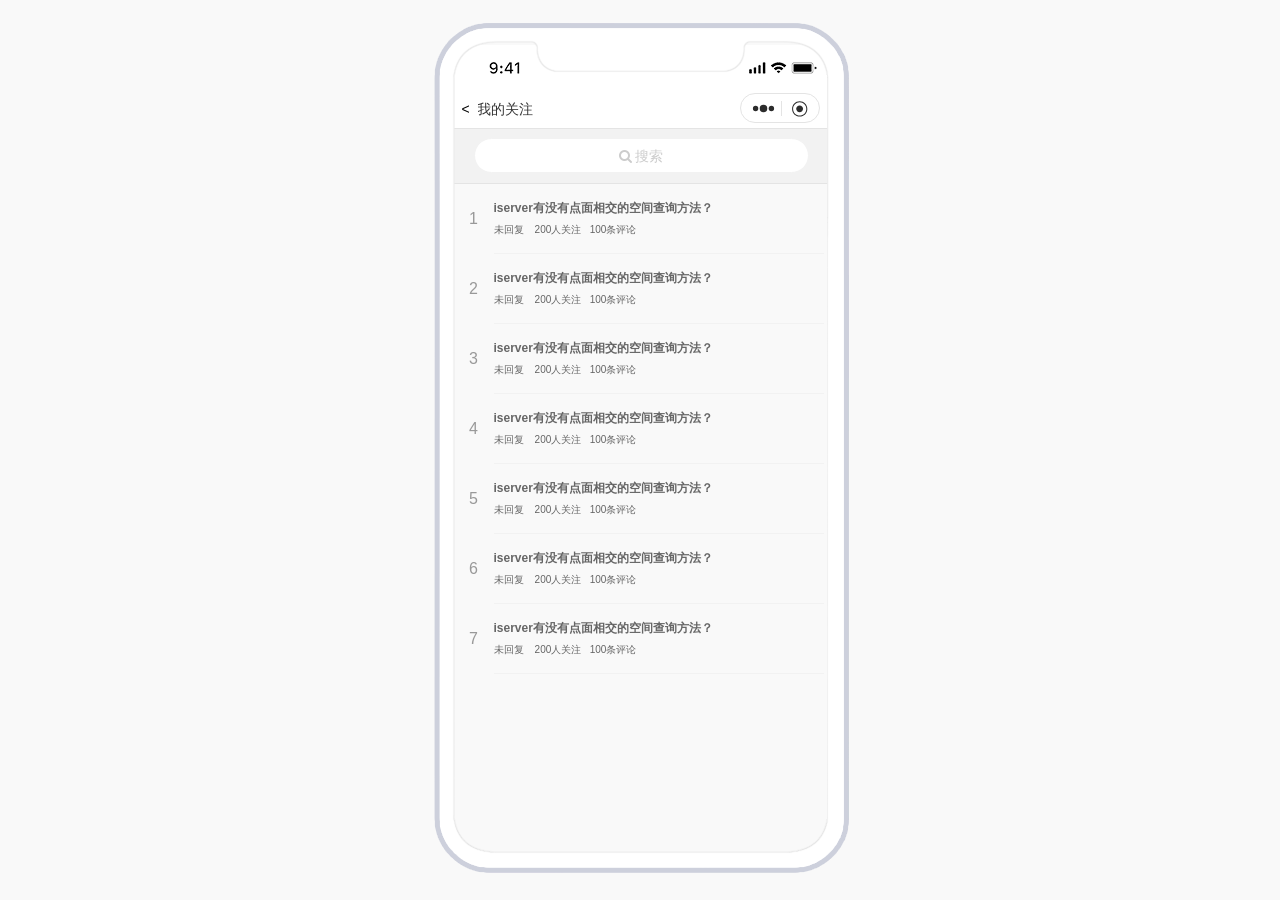
<file: 7.我的关注.html>
﻿<!DOCTYPE html>
<html>
  <head>
    <title>我的关注</title>
    <meta http-equiv="X-UA-Compatible" content="IE=edge"/>
    <meta http-equiv="content-type" content="text/html; charset=utf-8"/>
    <link href="resources/css/axure_rp_page.css" type="text/css" rel="stylesheet"/>
    <link href="data/styles.css" type="text/css" rel="stylesheet"/>
    <link href="files/我的关注/styles.css" type="text/css" rel="stylesheet"/>
    <link href="https://cdnjs.cloudflare.com/ajax/libs/font-awesome/4.7.0/css/font-awesome.css" type="text/css" rel="stylesheet"/>
    <script src="resources/scripts/jquery-3.2.1.min.js"></script>
    <script src="resources/scripts/axure/axQuery.js"></script>
    <script src="resources/scripts/axure/globals.js"></script>
    <script src="resources/scripts/axutils.js"></script>
    <script src="resources/scripts/axure/annotation.js"></script>
    <script src="resources/scripts/axure/axQuery.std.js"></script>
    <script src="resources/scripts/axure/doc.js"></script>
    <script src="resources/scripts/messagecenter.js"></script>
    <script src="resources/scripts/axure/events.js"></script>
    <script src="resources/scripts/axure/recording.js"></script>
    <script src="resources/scripts/axure/action.js"></script>
    <script src="resources/scripts/axure/expr.js"></script>
    <script src="resources/scripts/axure/geometry.js"></script>
    <script src="resources/scripts/axure/flyout.js"></script>
    <script src="resources/scripts/axure/model.js"></script>
    <script src="resources/scripts/axure/repeater.js"></script>
    <script src="resources/scripts/axure/sto.js"></script>
    <script src="resources/scripts/axure/utils.temp.js"></script>
    <script src="resources/scripts/axure/variables.js"></script>
    <script src="resources/scripts/axure/drag.js"></script>
    <script src="resources/scripts/axure/move.js"></script>
    <script src="resources/scripts/axure/visibility.js"></script>
    <script src="resources/scripts/axure/style.js"></script>
    <script src="resources/scripts/axure/adaptive.js"></script>
    <script src="resources/scripts/axure/tree.js"></script>
    <script src="resources/scripts/axure/init.temp.js"></script>
    <script src="resources/scripts/axure/legacy.js"></script>
    <script src="resources/scripts/axure/viewer.js"></script>
    <script src="resources/scripts/axure/math.js"></script>
    <script src="resources/scripts/axure/jquery.nicescroll.min.js"></script>
    <script src="data/document.js"></script>
    <script src="files/我的关注/data.js"></script>
    <script type="text/javascript">
      $axure.utils.getTransparentGifPath = function() { return 'resources/images/transparent.gif'; };
      $axure.utils.getOtherPath = function() { return 'resources/Other.html'; };
      $axure.utils.getReloadPath = function() { return 'resources/reload.html'; };
    </script>
  </head>
  <body>
    <div id="base" class="">

      <!-- Unnamed (微信小程序头部) -->

      <!-- 标题 (Dynamic Panel) -->
      <div id="u167" class="ax_default" data-label="标题">
        <div id="u167_state0" class="panel_state" data-label="State1" style="">
          <div id="u167_state0_content" class="panel_state_content">

            <!-- Unnamed (Rectangle) -->
            <div id="u168" class="ax_default _默认样式">
              <div id="u168_div" class=""></div>
              <div id="u168_text" class="text " style="display:none; visibility: hidden">
                <p></p>
              </div>
            </div>

            <!-- Unnamed (状态栏-IphoneX) -->

            <!-- Unnamed (Image) -->
            <div id="u170" class="ax_default _默认样式">
              <img id="u170_img" class="img " src="images/回答问题/u61.png"/>
              <div id="u170_text" class="text " style="display:none; visibility: hidden">
                <p></p>
              </div>
            </div>
            <div id="u169" style="display:none; visibility:hidden;"></div>

            <!-- Unnamed (Group) -->
            <div id="u171" class="ax_default" data-left="0" data-top="44" data-width="375" data-height="40">

              <!-- Unnamed (Rectangle) -->
              <div id="u172" class="ax_default _默认样式">
                <div id="u172_div" class=""></div>
                <div id="u172_text" class="text ">
                  <p><span>首页</span></p>
                </div>
              </div>

              <!-- Unnamed (Group) -->
              <div id="u173" class="ax_default" data-left="286" data-top="48" data-width="80" data-height="30">

                <!-- Unnamed (Rectangle) -->
                <div id="u174" class="ax_default _默认样式">
                  <div id="u174_div" class=""></div>
                  <div id="u174_text" class="text " style="display:none; visibility: hidden">
                    <p></p>
                  </div>
                </div>

                <!-- Unnamed (SVG) -->
                <div id="u175" class="ax_default _默认样式">
                  <img id="u175_img" class="img " src="images/回答问题/u66.svg"/>
                  <div id="u175_text" class="text " style="display:none; visibility: hidden">
                    <p></p>
                  </div>
                </div>

                <!-- Unnamed (SVG) -->
                <div id="u176" class="ax_default _默认样式">
                  <img id="u176_img" class="img " src="images/回答问题/u67.svg"/>
                  <div id="u176_text" class="text " style="display:none; visibility: hidden">
                    <p></p>
                  </div>
                </div>

                <!-- Unnamed (Vertical Line) -->
                <div id="u177" class="ax_default _默认样式">
                  <img id="u177_img" class="img " src="images/回答问题/u68.svg"/>
                  <div id="u177_text" class="text " style="display:none; visibility: hidden">
                    <p></p>
                  </div>
                </div>
              </div>
            </div>
          </div>
        </div>
        <div id="u167_state1" class="panel_state" data-label="State2" style="visibility: hidden;">
          <div id="u167_state1_content" class="panel_state_content">

            <!-- Unnamed (Rectangle) -->
            <div id="u178" class="ax_default _默认样式">
              <div id="u178_div" class=""></div>
              <div id="u178_text" class="text " style="display:none; visibility: hidden">
                <p></p>
              </div>
            </div>

            <!-- Unnamed (状态栏-IphoneX) -->

            <!-- Unnamed (Image) -->
            <div id="u180" class="ax_default _默认样式">
              <img id="u180_img" class="img " src="images/回答问题/u61.png"/>
              <div id="u180_text" class="text " style="display:none; visibility: hidden">
                <p></p>
              </div>
            </div>
            <div id="u179" style="display:none; visibility:hidden;"></div>

            <!-- Unnamed (Group) -->
            <div id="u181" class="ax_default" data-left="0" data-top="44" data-width="375" data-height="40">

              <!-- 首页 (Rectangle) -->
              <div id="u182" class="ax_default _默认样式" data-label="首页">
                <div id="u182_div" class=""></div>
                <div id="u182_text" class="text ">
                  <p><span>提个问题</span></p>
                </div>
              </div>

              <!-- Unnamed (Group) -->
              <div id="u183" class="ax_default" data-left="286" data-top="48" data-width="80" data-height="30">

                <!-- Unnamed (Rectangle) -->
                <div id="u184" class="ax_default _默认样式">
                  <div id="u184_div" class=""></div>
                  <div id="u184_text" class="text " style="display:none; visibility: hidden">
                    <p></p>
                  </div>
                </div>

                <!-- Unnamed (SVG) -->
                <div id="u185" class="ax_default _默认样式">
                  <img id="u185_img" class="img " src="images/回答问题/u66.svg"/>
                  <div id="u185_text" class="text " style="display:none; visibility: hidden">
                    <p></p>
                  </div>
                </div>

                <!-- Unnamed (SVG) -->
                <div id="u186" class="ax_default _默认样式">
                  <img id="u186_img" class="img " src="images/回答问题/u67.svg"/>
                  <div id="u186_text" class="text " style="display:none; visibility: hidden">
                    <p></p>
                  </div>
                </div>

                <!-- Unnamed (Vertical Line) -->
                <div id="u187" class="ax_default _默认样式">
                  <img id="u187_img" class="img " src="images/回答问题/u68.svg"/>
                  <div id="u187_text" class="text " style="display:none; visibility: hidden">
                    <p></p>
                  </div>
                </div>
              </div>
            </div>
          </div>
        </div>
        <div id="u167_state2" class="panel_state" data-label="State3" style="visibility: hidden;">
          <div id="u167_state2_content" class="panel_state_content">

            <!-- Unnamed (Rectangle) -->
            <div id="u188" class="ax_default _默认样式">
              <div id="u188_div" class=""></div>
              <div id="u188_text" class="text " style="display:none; visibility: hidden">
                <p></p>
              </div>
            </div>

            <!-- Unnamed (状态栏-IphoneX) -->

            <!-- Unnamed (Image) -->
            <div id="u190" class="ax_default _默认样式">
              <img id="u190_img" class="img " src="images/回答问题/u61.png"/>
              <div id="u190_text" class="text " style="display:none; visibility: hidden">
                <p></p>
              </div>
            </div>
            <div id="u189" style="display:none; visibility:hidden;"></div>

            <!-- Unnamed (Group) -->
            <div id="u191" class="ax_default" data-left="0" data-top="44" data-width="375" data-height="40">

              <!-- 提问 (Rectangle) -->
              <div id="u192" class="ax_default _默认样式" data-label="提问">
                <div id="u192_div" class=""></div>
                <div id="u192_text" class="text ">
                  <p><span>我的</span></p>
                </div>
              </div>

              <!-- Unnamed (Group) -->
              <div id="u193" class="ax_default" data-left="286" data-top="48" data-width="80" data-height="30">

                <!-- Unnamed (Rectangle) -->
                <div id="u194" class="ax_default _默认样式">
                  <div id="u194_div" class=""></div>
                  <div id="u194_text" class="text " style="display:none; visibility: hidden">
                    <p></p>
                  </div>
                </div>

                <!-- Unnamed (SVG) -->
                <div id="u195" class="ax_default _默认样式">
                  <img id="u195_img" class="img " src="images/回答问题/u66.svg"/>
                  <div id="u195_text" class="text " style="display:none; visibility: hidden">
                    <p></p>
                  </div>
                </div>

                <!-- Unnamed (SVG) -->
                <div id="u196" class="ax_default _默认样式">
                  <img id="u196_img" class="img " src="images/回答问题/u67.svg"/>
                  <div id="u196_text" class="text " style="display:none; visibility: hidden">
                    <p></p>
                  </div>
                </div>

                <!-- Unnamed (Vertical Line) -->
                <div id="u197" class="ax_default _默认样式">
                  <img id="u197_img" class="img " src="images/回答问题/u68.svg"/>
                  <div id="u197_text" class="text " style="display:none; visibility: hidden">
                    <p></p>
                  </div>
                </div>
              </div>
            </div>
          </div>
        </div>
        <div id="u167_state3" class="panel_state" data-label="State4" style="visibility: hidden;">
          <div id="u167_state3_content" class="panel_state_content">

            <!-- Unnamed (Rectangle) -->
            <div id="u198" class="ax_default _默认样式">
              <div id="u198_div" class=""></div>
              <div id="u198_text" class="text " style="display:none; visibility: hidden">
                <p></p>
              </div>
            </div>

            <!-- Unnamed (状态栏-IphoneX) -->

            <!-- Unnamed (Image) -->
            <div id="u200" class="ax_default _默认样式">
              <img id="u200_img" class="img " src="images/回答问题/u61.png"/>
              <div id="u200_text" class="text " style="display:none; visibility: hidden">
                <p></p>
              </div>
            </div>
            <div id="u199" style="display:none; visibility:hidden;"></div>

            <!-- Unnamed (Group) -->
            <div id="u201" class="ax_default" data-left="0" data-top="44" data-width="375" data-height="40">

              <!-- 提问 (Rectangle) -->
              <div id="u202" class="ax_default _默认样式" data-label="提问">
                <div id="u202_div" class=""></div>
                <div id="u202_text" class="text ">
                  <p><span>&nbsp;&nbsp; &lt; 问题详情</span></p>
                </div>
              </div>

              <!-- Unnamed (Group) -->
              <div id="u203" class="ax_default" data-left="286" data-top="48" data-width="80" data-height="30">

                <!-- Unnamed (Rectangle) -->
                <div id="u204" class="ax_default _默认样式">
                  <div id="u204_div" class=""></div>
                  <div id="u204_text" class="text " style="display:none; visibility: hidden">
                    <p></p>
                  </div>
                </div>

                <!-- Unnamed (SVG) -->
                <div id="u205" class="ax_default _默认样式">
                  <img id="u205_img" class="img " src="images/回答问题/u66.svg"/>
                  <div id="u205_text" class="text " style="display:none; visibility: hidden">
                    <p></p>
                  </div>
                </div>

                <!-- Unnamed (SVG) -->
                <div id="u206" class="ax_default _默认样式">
                  <img id="u206_img" class="img " src="images/回答问题/u67.svg"/>
                  <div id="u206_text" class="text " style="display:none; visibility: hidden">
                    <p></p>
                  </div>
                </div>

                <!-- Unnamed (Vertical Line) -->
                <div id="u207" class="ax_default _默认样式">
                  <img id="u207_img" class="img " src="images/回答问题/u68.svg"/>
                  <div id="u207_text" class="text " style="display:none; visibility: hidden">
                    <p></p>
                  </div>
                </div>
              </div>
            </div>

            <!-- Unnamed (Rectangle) -->
            <div id="u208" class="ax_default _默认样式">
              <div id="u208_div" class=""></div>
              <div id="u208_text" class="text ">
                <p><span>&lt;</span></p>
              </div>
            </div>
          </div>
        </div>
        <div id="u167_state4" class="panel_state" data-label="State7" style="visibility: hidden;">
          <div id="u167_state4_content" class="panel_state_content">

            <!-- Unnamed (Rectangle) -->
            <div id="u209" class="ax_default _默认样式">
              <div id="u209_div" class=""></div>
              <div id="u209_text" class="text " style="display:none; visibility: hidden">
                <p></p>
              </div>
            </div>

            <!-- Unnamed (状态栏-IphoneX) -->

            <!-- Unnamed (Image) -->
            <div id="u211" class="ax_default _默认样式">
              <img id="u211_img" class="img " src="images/回答问题/u61.png"/>
              <div id="u211_text" class="text " style="display:none; visibility: hidden">
                <p></p>
              </div>
            </div>
            <div id="u210" style="display:none; visibility:hidden;"></div>

            <!-- Unnamed (Group) -->
            <div id="u212" class="ax_default" data-left="0" data-top="44" data-width="375" data-height="40">

              <!-- 提问 (Rectangle) -->
              <div id="u213" class="ax_default _默认样式" data-label="提问">
                <div id="u213_div" class=""></div>
                <div id="u213_text" class="text ">
                  <p><span style="font-family:'Helvetica', sans-serif;">&nbsp;&nbsp; &lt; </span><span style="font-family:'PingFangSC-Regular', 'PingFang SC', sans-serif;">回答问题</span></p>
                </div>
              </div>

              <!-- Unnamed (Group) -->
              <div id="u214" class="ax_default" data-left="286" data-top="48" data-width="80" data-height="30">

                <!-- Unnamed (Rectangle) -->
                <div id="u215" class="ax_default _默认样式">
                  <div id="u215_div" class=""></div>
                  <div id="u215_text" class="text " style="display:none; visibility: hidden">
                    <p></p>
                  </div>
                </div>

                <!-- Unnamed (SVG) -->
                <div id="u216" class="ax_default _默认样式">
                  <img id="u216_img" class="img " src="images/回答问题/u66.svg"/>
                  <div id="u216_text" class="text " style="display:none; visibility: hidden">
                    <p></p>
                  </div>
                </div>

                <!-- Unnamed (SVG) -->
                <div id="u217" class="ax_default _默认样式">
                  <img id="u217_img" class="img " src="images/回答问题/u67.svg"/>
                  <div id="u217_text" class="text " style="display:none; visibility: hidden">
                    <p></p>
                  </div>
                </div>

                <!-- Unnamed (Vertical Line) -->
                <div id="u218" class="ax_default _默认样式">
                  <img id="u218_img" class="img " src="images/回答问题/u68.svg"/>
                  <div id="u218_text" class="text " style="display:none; visibility: hidden">
                    <p></p>
                  </div>
                </div>
              </div>
            </div>

            <!-- Unnamed (Rectangle) -->
            <div id="u219" class="ax_default _默认样式">
              <div id="u219_div" class=""></div>
              <div id="u219_text" class="text ">
                <p><span>&lt;</span></p>
              </div>
            </div>
          </div>
        </div>
        <div id="u167_state5" class="panel_state" data-label="State5" style="visibility: hidden;">
          <div id="u167_state5_content" class="panel_state_content">

            <!-- Unnamed (Rectangle) -->
            <div id="u220" class="ax_default _默认样式">
              <div id="u220_div" class=""></div>
              <div id="u220_text" class="text " style="display:none; visibility: hidden">
                <p></p>
              </div>
            </div>

            <!-- Unnamed (状态栏-IphoneX) -->

            <!-- Unnamed (Image) -->
            <div id="u222" class="ax_default _默认样式">
              <img id="u222_img" class="img " src="images/回答问题/u61.png"/>
              <div id="u222_text" class="text " style="display:none; visibility: hidden">
                <p></p>
              </div>
            </div>
            <div id="u221" style="display:none; visibility:hidden;"></div>

            <!-- Unnamed (Group) -->
            <div id="u223" class="ax_default" data-left="0" data-top="44" data-width="375" data-height="40">

              <!-- 提问 (Rectangle) -->
              <div id="u224" class="ax_default _默认样式" data-label="提问">
                <div id="u224_div" class=""></div>
                <div id="u224_text" class="text ">
                  <p><span>&nbsp; &lt;&nbsp; 我的提问</span></p>
                </div>
              </div>

              <!-- Unnamed (Group) -->
              <div id="u225" class="ax_default" data-left="286" data-top="48" data-width="80" data-height="30">

                <!-- Unnamed (Rectangle) -->
                <div id="u226" class="ax_default _默认样式">
                  <div id="u226_div" class=""></div>
                  <div id="u226_text" class="text " style="display:none; visibility: hidden">
                    <p></p>
                  </div>
                </div>

                <!-- Unnamed (SVG) -->
                <div id="u227" class="ax_default _默认样式">
                  <img id="u227_img" class="img " src="images/回答问题/u66.svg"/>
                  <div id="u227_text" class="text " style="display:none; visibility: hidden">
                    <p></p>
                  </div>
                </div>

                <!-- Unnamed (SVG) -->
                <div id="u228" class="ax_default _默认样式">
                  <img id="u228_img" class="img " src="images/回答问题/u67.svg"/>
                  <div id="u228_text" class="text " style="display:none; visibility: hidden">
                    <p></p>
                  </div>
                </div>

                <!-- Unnamed (Vertical Line) -->
                <div id="u229" class="ax_default _默认样式">
                  <img id="u229_img" class="img " src="images/回答问题/u68.svg"/>
                  <div id="u229_text" class="text " style="display:none; visibility: hidden">
                    <p></p>
                  </div>
                </div>
              </div>
            </div>

            <!-- Unnamed (Rectangle) -->
            <div id="u230" class="ax_default _默认样式">
              <div id="u230_div" class=""></div>
              <div id="u230_text" class="text ">
                <p><span>&lt;</span></p>
              </div>
            </div>
          </div>
        </div>
        <div id="u167_state6" class="panel_state" data-label="State6" style="visibility: hidden;">
          <div id="u167_state6_content" class="panel_state_content">

            <!-- Unnamed (Rectangle) -->
            <div id="u231" class="ax_default _默认样式">
              <div id="u231_div" class=""></div>
              <div id="u231_text" class="text " style="display:none; visibility: hidden">
                <p></p>
              </div>
            </div>

            <!-- Unnamed (状态栏-IphoneX) -->

            <!-- Unnamed (Image) -->
            <div id="u233" class="ax_default _默认样式">
              <img id="u233_img" class="img " src="images/回答问题/u61.png"/>
              <div id="u233_text" class="text " style="display:none; visibility: hidden">
                <p></p>
              </div>
            </div>
            <div id="u232" style="display:none; visibility:hidden;"></div>

            <!-- Unnamed (Group) -->
            <div id="u234" class="ax_default" data-left="0" data-top="44" data-width="375" data-height="40">

              <!-- 提问 (Rectangle) -->
              <div id="u235" class="ax_default _默认样式" data-label="提问">
                <div id="u235_div" class=""></div>
                <div id="u235_text" class="text ">
                  <p><span>&nbsp; &lt;&nbsp; 我的关注</span></p>
                </div>
              </div>

              <!-- Unnamed (Group) -->
              <div id="u236" class="ax_default" data-left="286" data-top="48" data-width="80" data-height="30">

                <!-- Unnamed (Rectangle) -->
                <div id="u237" class="ax_default _默认样式">
                  <div id="u237_div" class=""></div>
                  <div id="u237_text" class="text " style="display:none; visibility: hidden">
                    <p></p>
                  </div>
                </div>

                <!-- Unnamed (SVG) -->
                <div id="u238" class="ax_default _默认样式">
                  <img id="u238_img" class="img " src="images/回答问题/u66.svg"/>
                  <div id="u238_text" class="text " style="display:none; visibility: hidden">
                    <p></p>
                  </div>
                </div>

                <!-- Unnamed (SVG) -->
                <div id="u239" class="ax_default _默认样式">
                  <img id="u239_img" class="img " src="images/回答问题/u67.svg"/>
                  <div id="u239_text" class="text " style="display:none; visibility: hidden">
                    <p></p>
                  </div>
                </div>

                <!-- Unnamed (Vertical Line) -->
                <div id="u240" class="ax_default _默认样式">
                  <img id="u240_img" class="img " src="images/回答问题/u68.svg"/>
                  <div id="u240_text" class="text " style="display:none; visibility: hidden">
                    <p></p>
                  </div>
                </div>
              </div>
            </div>

            <!-- Unnamed (Rectangle) -->
            <div id="u241" class="ax_default _默认样式">
              <div id="u241_div" class=""></div>
              <div id="u241_text" class="text ">
                <p><span>&lt;</span></p>
              </div>
            </div>
          </div>
        </div>
      </div>
      <div id="u166" style="display:none; visibility:hidden;"></div>

      <!-- Unnamed (IPhone X White) -->

      <!-- Unnamed (Group) -->
      <div id="u243" class="ax_default" data-left="25" data-top="20" data-width="421" data-height="860">

        <!-- Unnamed (Group) -->
        <div id="u244" class="ax_default" data-left="25" data-top="20" data-width="421" data-height="860">

          <!-- Unnamed (Image) -->
          <div id="u245" class="ax_default _默认样式">
            <img id="u245_img" class="img " src="images/回答问题/u52.png"/>
            <div id="u245_text" class="text " style="display:none; visibility: hidden">
              <p></p>
            </div>
          </div>

          <!-- Unnamed (Image) -->
          <div id="u246" class="ax_default _默认样式">
            <img id="u246_img" class="img " src="images/回答问题/u53.png"/>
            <div id="u246_text" class="text " style="display:none; visibility: hidden">
              <p></p>
            </div>
          </div>

          <!-- Unnamed (Image) -->
          <div id="u247" class="ax_default _默认样式">
            <img id="u247_img" class="img " src="images/回答问题/u54.png"/>
            <div id="u247_text" class="text " style="display:none; visibility: hidden">
              <p></p>
            </div>
          </div>

          <!-- Unnamed (Rectangle) -->
          <div id="u248" class="ax_default _默认样式">
            <div id="u248_div" class=""></div>
            <div id="u248_text" class="text " style="display:none; visibility: hidden">
              <p></p>
            </div>
          </div>

          <!-- Unnamed (Image) -->
          <div id="u249" class="ax_default _默认样式">
            <img id="u249_img" class="img " src="images/回答问题/u56.png"/>
            <div id="u249_text" class="text " style="display:none; visibility: hidden">
              <p></p>
            </div>
          </div>
        </div>
      </div>
      <div id="u242" style="display:none; visibility:hidden;"></div>

      <!-- 动作面板 (Dynamic Panel) -->
      <div id="u250" class="ax_default ax_default_hidden" data-label="动作面板" style="display:none; visibility: hidden">
        <div id="u250_state0" class="panel_state" data-label="关于小程序" style="">
          <div id="u250_state0_content" class="panel_state_content">

            <!-- Unnamed (Group) -->
            <div id="u251" class="ax_default" data-left="0" data-top="615" data-width="375" data-height="200">

              <!-- Unnamed (Group) -->
              <div id="u252" class="ax_default" data-left="0" data-top="615" data-width="375" data-height="200">

                <!-- Unnamed (Rectangle) -->
                <div id="u253" class="ax_default _默认样式">
                  <div id="u253_div" class=""></div>
                  <div id="u253_text" class="text " style="display:none; visibility: hidden">
                    <p></p>
                  </div>
                </div>
              </div>

              <!-- Unnamed (Rectangle) -->
              <div id="u254" class="ax_default _默认样式">
                <div id="u254_div" class=""></div>
                <div id="u254_text" class="text ">
                  <p><span>关于</span></p>
                </div>
              </div>

              <!-- Unnamed (Rectangle) -->
              <div id="u255" class="ax_default _默认样式">
                <div id="u255_div" class=""></div>
                <div id="u255_text" class="text ">
                  <p><span>转发</span></p>
                </div>
              </div>

              <!-- Unnamed (Rectangle) -->
              <div id="u256" class="ax_default _默认样式">
                <div id="u256_div" class=""></div>
                <div id="u256_text" class="text ">
                  <p><span>添加到我的小程序</span></p>
                </div>
              </div>

              <!-- Unnamed (Rectangle) -->
              <div id="u257" class="ax_default _默认样式">
                <div id="u257_div" class=""></div>
                <div id="u257_text" class="text ">
                  <p><span>取消</span></p>
                </div>
              </div>
            </div>
          </div>
        </div>
      </div>

      <!-- 吐司提示 (Dynamic Panel) -->
      <div id="u258" class="ax_default ax_default_hidden" data-label="吐司提示" style="display:none; visibility: hidden">
        <div id="u258_state0" class="panel_state" data-label="已添加" style="">
          <div id="u258_state0_content" class="panel_state_content">

            <!-- Unnamed (Group) -->
            <div id="u259" class="ax_default" data-left="114" data-top="352" data-width="150" data-height="110">

              <!-- Unnamed (Rectangle) -->
              <div id="u260" class="ax_default _默认样式">
                <img id="u260_img" class="img " src="images/回答问题/u43.svg"/>
                <div id="u260_text" class="text ">
                  <p><span></span></p>
                </div>
              </div>

              <!-- Unnamed (Rectangle) -->
              <div id="u261" class="ax_default _默认样式">
                <div id="u261_div" class=""></div>
                <div id="u261_text" class="text ">
                  <p><span>已添加</span></p>
                </div>
              </div>
            </div>
          </div>
        </div>
        <div id="u258_state1" class="panel_state" data-label="已发送" style="visibility: hidden;">
          <div id="u258_state1_content" class="panel_state_content">

            <!-- Unnamed (Group) -->
            <div id="u262" class="ax_default" data-left="114" data-top="352" data-width="150" data-height="110">

              <!-- Unnamed (Rectangle) -->
              <div id="u263" class="ax_default _默认样式">
                <img id="u263_img" class="img " src="images/回答问题/u43.svg"/>
                <div id="u263_text" class="text ">
                  <p><span></span></p>
                </div>
              </div>

              <!-- Unnamed (Rectangle) -->
              <div id="u264" class="ax_default _默认样式">
                <div id="u264_div" class=""></div>
                <div id="u264_text" class="text ">
                  <p><span>已发送</span></p>
                </div>
              </div>
            </div>
          </div>
        </div>
      </div>

      <!-- 搜索栏 (Dynamic Panel) -->
      <div id="u265" class="ax_default" data-label="搜索栏">
        <div id="u265_state0" class="panel_state" data-label="默认状态" style="">
          <div id="u265_state0_content" class="panel_state_content">

            <!-- Unnamed (Rectangle) -->
            <div id="u266" class="ax_default _默认样式">
              <div id="u266_div" class=""></div>
              <div id="u266_text" class="text " style="display:none; visibility: hidden">
                <p></p>
              </div>
            </div>

            <!-- Unnamed (Rectangle) -->
            <div id="u267" class="ax_default _默认样式">
              <div id="u267_div" class=""></div>
              <div id="u267_text" class="text ">
                <p><span style="font-family:'FontAwesome', sans-serif;font-weight:400;"></span><span style="font-family:'微软雅黑', sans-serif;font-weight:400;"> 搜索</span></p>
              </div>
            </div>
          </div>
        </div>
        <div id="u265_state1" class="panel_state" data-label="激活状态" style="visibility: hidden;">
          <div id="u265_state1_content" class="panel_state_content">

            <!-- Unnamed (Rectangle) -->
            <div id="u268" class="ax_default _默认样式">
              <div id="u268_div" class=""></div>
              <div id="u268_text" class="text " style="display:none; visibility: hidden">
                <p></p>
              </div>
            </div>

            <!-- Unnamed (Rectangle) -->
            <div id="u269" class="ax_default _默认样式">
              <div id="u269_div" class=""></div>
              <div id="u269_text" class="text ">
                <p><span style="font-family:'FontAwesome', sans-serif;font-weight:400;"></span><span style="font-family:'微软雅黑', sans-serif;font-weight:400;"> </span></p>
              </div>
            </div>

            <!-- Unnamed (Rectangle) -->
            <div id="u270" class="ax_default _默认样式">
              <div id="u270_div" class=""></div>
              <div id="u270_text" class="text ">
                <p><span>取消</span></p>
              </div>
            </div>

            <!-- Unnamed (Group) -->
            <div id="u271" class="ax_default" data-left="49" data-top="10" data-width="216" data-height="35">

              <!-- 输入框 (Text Field) -->
              <div id="u272" class="ax_default _默认样式" data-label="输入框">
                <div id="u272_div" class=""></div>
                <input id="u272_input" type="text" value="A" class="u272_input" maxlength="20"/>
              </div>

              <!-- 清除 (Rectangle) -->
              <div id="u273" class="ax_default _默认样式 ax_default_hidden" data-label="清除" style="display:none; visibility: hidden">
                <div id="u273_div" class=""></div>
                <div id="u273_text" class="text ">
                  <p><span></span></p>
                </div>
              </div>
            </div>
          </div>
        </div>
      </div>

      <!-- Unnamed (Repeater) -->
      <div id="u274" class="ax_default">
        <script id="u274_script" type="axure-repeater-template">

          <!-- Unnamed (Rectangle) -->
          <div id="u275" class="ax_default _默认样式 u275">
            <div id="u275_div" class="u275_div"></div>
            <div id="u275_text" class="text u275_text">
              <p style="font-size:12px;"><span style="font-family:'微软雅黑 Bold', '微软雅黑 Regular', '微软雅黑', sans-serif;font-weight:700;">iserver有没有点面相交的空间查询方法？</span></p><p style="font-size:10px;"><span style="font-family:'微软雅黑 Light', '微软雅黑 Regular', '微软雅黑', sans-serif;font-weight:250;">未回复&nbsp; &nbsp; 200人关注&nbsp;&nbsp; 100条评论</span></p>
            </div>
          </div>

          <!-- 序号 (Rectangle) -->
          <div id="u276" class="ax_default _默认样式 u276" data-label="序号">
            <div id="u276_div" class="u276_div"></div>
            <div id="u276_text" class="text u276_text">
              <p><span>1</span></p>
            </div>
          </div>
        </script>
        <div id="u274-1" class="preeval" style="width: 370px; height: 70px;">

          <!-- Unnamed (Rectangle) -->
          <div id="u275-1" class="ax_default _默认样式 u275" style="width: 330px; height: 70px; left: 40px; top: 0px;visibility: inherit">
            <div id="u275-1_div" class="u275_div" style="width: 330px; height: 70px;visibility: inherit"></div>
            <div id="u275-1_text" class="text u275_text" style="visibility: inherit">
              <p style="font-size:12px;"><span style="font-family:'微软雅黑 Bold', '微软雅黑 Regular', '微软雅黑', sans-serif;font-weight:700;">iserver有没有点面相交的空间查询方法？</span></p><p style="font-size:10px;"><span style="font-family:'微软雅黑 Light', '微软雅黑 Regular', '微软雅黑', sans-serif;font-weight:250;">未回复&nbsp; &nbsp; 200人关注&nbsp;&nbsp; 100条评论</span></p>
            </div>
          </div>

          <!-- 序号 (Rectangle) -->
          <div id="u276-1" class="ax_default _默认样式 u276" data-label="序号" style="width: 40px; height: 70px; left: 0px; top: 0px;visibility: inherit">
            <div id="u276-1_div" class="u276_div" style="width: 40px; height: 70px;visibility: inherit"></div>
            <div id="u276-1_text" class="text u276_text" style="visibility: inherit">
              <p><span>1</span></p>
            </div>
          </div>
        </div>
        <div id="u274-2" class="preeval" style="width: 370px; height: 70px;">

          <!-- Unnamed (Rectangle) -->
          <div id="u275-2" class="ax_default _默认样式 u275" style="width: 330px; height: 70px; left: 40px; top: 0px;visibility: inherit">
            <div id="u275-2_div" class="u275_div" style="width: 330px; height: 70px;visibility: inherit"></div>
            <div id="u275-2_text" class="text u275_text" style="visibility: inherit">
              <p style="font-size:12px;"><span style="font-family:'微软雅黑 Bold', '微软雅黑 Regular', '微软雅黑', sans-serif;font-weight:700;">iserver有没有点面相交的空间查询方法？</span></p><p style="font-size:10px;"><span style="font-family:'微软雅黑 Light', '微软雅黑 Regular', '微软雅黑', sans-serif;font-weight:250;">未回复&nbsp; &nbsp; 200人关注&nbsp;&nbsp; 100条评论</span></p>
            </div>
          </div>

          <!-- 序号 (Rectangle) -->
          <div id="u276-2" class="ax_default _默认样式 u276" data-label="序号" style="width: 40px; height: 70px; left: 0px; top: 0px;visibility: inherit">
            <div id="u276-2_div" class="u276_div" style="width: 40px; height: 70px;visibility: inherit"></div>
            <div id="u276-2_text" class="text u276_text" style="visibility: inherit">
              <p><span>2</span></p>
            </div>
          </div>
        </div>
        <div id="u274-3" class="preeval" style="width: 370px; height: 70px;">

          <!-- Unnamed (Rectangle) -->
          <div id="u275-3" class="ax_default _默认样式 u275" style="width: 330px; height: 70px; left: 40px; top: 0px;visibility: inherit">
            <div id="u275-3_div" class="u275_div" style="width: 330px; height: 70px;visibility: inherit"></div>
            <div id="u275-3_text" class="text u275_text" style="visibility: inherit">
              <p style="font-size:12px;"><span style="font-family:'微软雅黑 Bold', '微软雅黑 Regular', '微软雅黑', sans-serif;font-weight:700;">iserver有没有点面相交的空间查询方法？</span></p><p style="font-size:10px;"><span style="font-family:'微软雅黑 Light', '微软雅黑 Regular', '微软雅黑', sans-serif;font-weight:250;">未回复&nbsp; &nbsp; 200人关注&nbsp;&nbsp; 100条评论</span></p>
            </div>
          </div>

          <!-- 序号 (Rectangle) -->
          <div id="u276-3" class="ax_default _默认样式 u276" data-label="序号" style="width: 40px; height: 70px; left: 0px; top: 0px;visibility: inherit">
            <div id="u276-3_div" class="u276_div" style="width: 40px; height: 70px;visibility: inherit"></div>
            <div id="u276-3_text" class="text u276_text" style="visibility: inherit">
              <p><span>3</span></p>
            </div>
          </div>
        </div>
        <div id="u274-4" class="preeval" style="width: 370px; height: 70px;">

          <!-- Unnamed (Rectangle) -->
          <div id="u275-4" class="ax_default _默认样式 u275" style="width: 330px; height: 70px; left: 40px; top: 0px;visibility: inherit">
            <div id="u275-4_div" class="u275_div" style="width: 330px; height: 70px;visibility: inherit"></div>
            <div id="u275-4_text" class="text u275_text" style="visibility: inherit">
              <p style="font-size:12px;"><span style="font-family:'微软雅黑 Bold', '微软雅黑 Regular', '微软雅黑', sans-serif;font-weight:700;">iserver有没有点面相交的空间查询方法？</span></p><p style="font-size:10px;"><span style="font-family:'微软雅黑 Light', '微软雅黑 Regular', '微软雅黑', sans-serif;font-weight:250;">未回复&nbsp; &nbsp; 200人关注&nbsp;&nbsp; 100条评论</span></p>
            </div>
          </div>

          <!-- 序号 (Rectangle) -->
          <div id="u276-4" class="ax_default _默认样式 u276" data-label="序号" style="width: 40px; height: 70px; left: 0px; top: 0px;visibility: inherit">
            <div id="u276-4_div" class="u276_div" style="width: 40px; height: 70px;visibility: inherit"></div>
            <div id="u276-4_text" class="text u276_text" style="visibility: inherit">
              <p><span>4</span></p>
            </div>
          </div>
        </div>
        <div id="u274-5" class="preeval" style="width: 370px; height: 70px;">

          <!-- Unnamed (Rectangle) -->
          <div id="u275-5" class="ax_default _默认样式 u275" style="width: 330px; height: 70px; left: 40px; top: 0px;visibility: inherit">
            <div id="u275-5_div" class="u275_div" style="width: 330px; height: 70px;visibility: inherit"></div>
            <div id="u275-5_text" class="text u275_text" style="visibility: inherit">
              <p style="font-size:12px;"><span style="font-family:'微软雅黑 Bold', '微软雅黑 Regular', '微软雅黑', sans-serif;font-weight:700;">iserver有没有点面相交的空间查询方法？</span></p><p style="font-size:10px;"><span style="font-family:'微软雅黑 Light', '微软雅黑 Regular', '微软雅黑', sans-serif;font-weight:250;">未回复&nbsp; &nbsp; 200人关注&nbsp;&nbsp; 100条评论</span></p>
            </div>
          </div>

          <!-- 序号 (Rectangle) -->
          <div id="u276-5" class="ax_default _默认样式 u276" data-label="序号" style="width: 40px; height: 70px; left: 0px; top: 0px;visibility: inherit">
            <div id="u276-5_div" class="u276_div" style="width: 40px; height: 70px;visibility: inherit"></div>
            <div id="u276-5_text" class="text u276_text" style="visibility: inherit">
              <p><span>5</span></p>
            </div>
          </div>
        </div>
        <div id="u274-6" class="preeval" style="width: 370px; height: 70px;">

          <!-- Unnamed (Rectangle) -->
          <div id="u275-6" class="ax_default _默认样式 u275" style="width: 330px; height: 70px; left: 40px; top: 0px;visibility: inherit">
            <div id="u275-6_div" class="u275_div" style="width: 330px; height: 70px;visibility: inherit"></div>
            <div id="u275-6_text" class="text u275_text" style="visibility: inherit">
              <p style="font-size:12px;"><span style="font-family:'微软雅黑 Bold', '微软雅黑 Regular', '微软雅黑', sans-serif;font-weight:700;">iserver有没有点面相交的空间查询方法？</span></p><p style="font-size:10px;"><span style="font-family:'微软雅黑 Light', '微软雅黑 Regular', '微软雅黑', sans-serif;font-weight:250;">未回复&nbsp; &nbsp; 200人关注&nbsp;&nbsp; 100条评论</span></p>
            </div>
          </div>

          <!-- 序号 (Rectangle) -->
          <div id="u276-6" class="ax_default _默认样式 u276" data-label="序号" style="width: 40px; height: 70px; left: 0px; top: 0px;visibility: inherit">
            <div id="u276-6_div" class="u276_div" style="width: 40px; height: 70px;visibility: inherit"></div>
            <div id="u276-6_text" class="text u276_text" style="visibility: inherit">
              <p><span>6</span></p>
            </div>
          </div>
        </div>
        <div id="u274-7" class="preeval" style="width: 370px; height: 70px;">

          <!-- Unnamed (Rectangle) -->
          <div id="u275-7" class="ax_default _默认样式 u275" style="width: 330px; height: 70px; left: 40px; top: 0px;visibility: inherit">
            <div id="u275-7_div" class="u275_div" style="width: 330px; height: 70px;visibility: inherit"></div>
            <div id="u275-7_text" class="text u275_text" style="visibility: inherit">
              <p style="font-size:12px;"><span style="font-family:'微软雅黑 Bold', '微软雅黑 Regular', '微软雅黑', sans-serif;font-weight:700;">iserver有没有点面相交的空间查询方法？</span></p><p style="font-size:10px;"><span style="font-family:'微软雅黑 Light', '微软雅黑 Regular', '微软雅黑', sans-serif;font-weight:250;">未回复&nbsp; &nbsp; 200人关注&nbsp;&nbsp; 100条评论</span></p>
            </div>
          </div>

          <!-- 序号 (Rectangle) -->
          <div id="u276-7" class="ax_default _默认样式 u276" data-label="序号" style="width: 40px; height: 70px; left: 0px; top: 0px;visibility: inherit">
            <div id="u276-7_div" class="u276_div" style="width: 40px; height: 70px;visibility: inherit"></div>
            <div id="u276-7_text" class="text u276_text" style="visibility: inherit">
              <p><span>7</span></p>
            </div>
          </div>
        </div>
      </div>
    </div>
    <script src="resources/scripts/axure/ios.js"></script>
  </body>
</html>
</file>
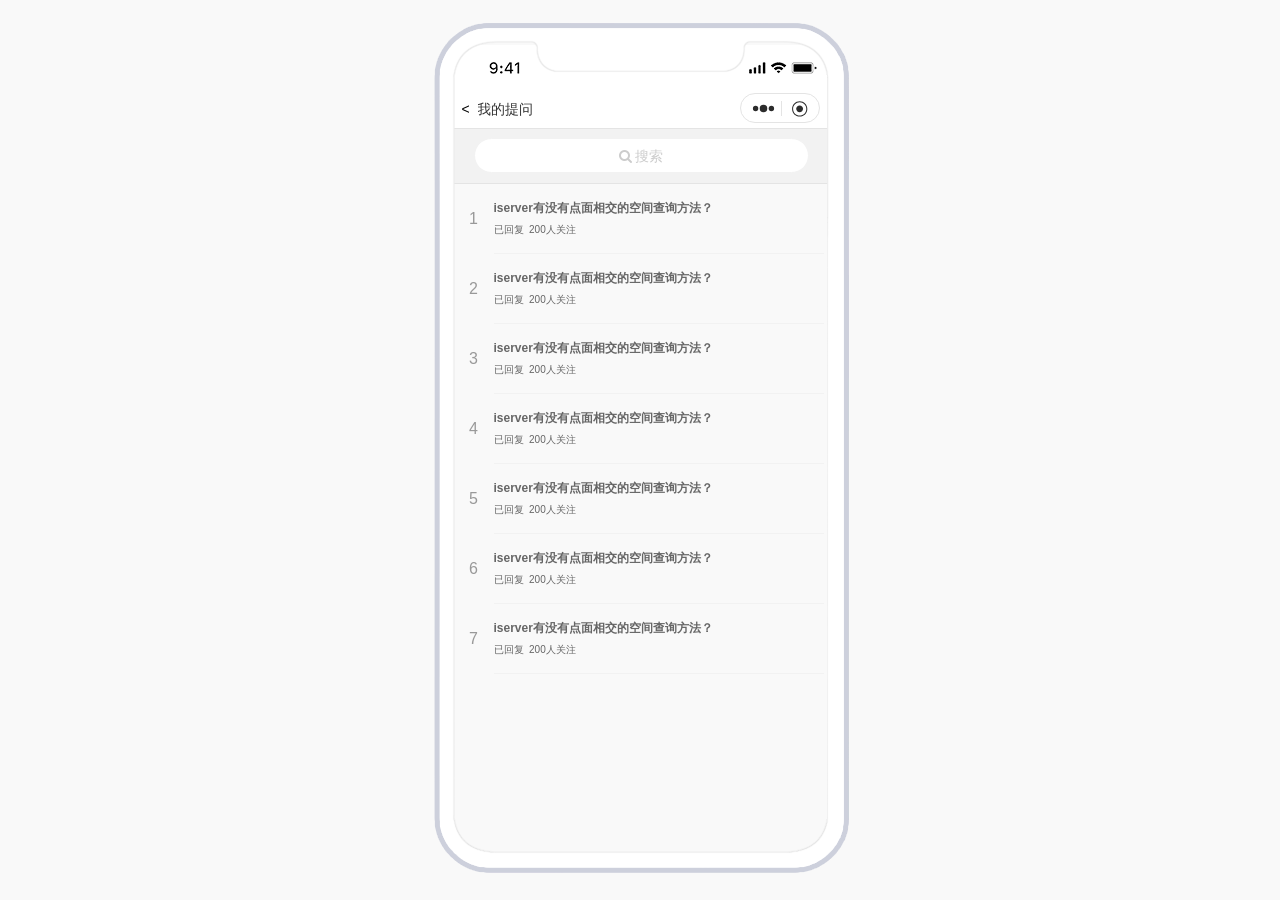
<file: 8.我的提问.html>
﻿<!DOCTYPE html>
<html>
  <head>
    <title>我的提问</title>
    <meta http-equiv="X-UA-Compatible" content="IE=edge"/>
    <meta http-equiv="content-type" content="text/html; charset=utf-8"/>
    <link href="resources/css/axure_rp_page.css" type="text/css" rel="stylesheet"/>
    <link href="data/styles.css" type="text/css" rel="stylesheet"/>
    <link href="files/我的提问/styles.css" type="text/css" rel="stylesheet"/>
    <link href="https://cdnjs.cloudflare.com/ajax/libs/font-awesome/4.7.0/css/font-awesome.css" type="text/css" rel="stylesheet"/>
    <script src="resources/scripts/jquery-3.2.1.min.js"></script>
    <script src="resources/scripts/axure/axQuery.js"></script>
    <script src="resources/scripts/axure/globals.js"></script>
    <script src="resources/scripts/axutils.js"></script>
    <script src="resources/scripts/axure/annotation.js"></script>
    <script src="resources/scripts/axure/axQuery.std.js"></script>
    <script src="resources/scripts/axure/doc.js"></script>
    <script src="resources/scripts/messagecenter.js"></script>
    <script src="resources/scripts/axure/events.js"></script>
    <script src="resources/scripts/axure/recording.js"></script>
    <script src="resources/scripts/axure/action.js"></script>
    <script src="resources/scripts/axure/expr.js"></script>
    <script src="resources/scripts/axure/geometry.js"></script>
    <script src="resources/scripts/axure/flyout.js"></script>
    <script src="resources/scripts/axure/model.js"></script>
    <script src="resources/scripts/axure/repeater.js"></script>
    <script src="resources/scripts/axure/sto.js"></script>
    <script src="resources/scripts/axure/utils.temp.js"></script>
    <script src="resources/scripts/axure/variables.js"></script>
    <script src="resources/scripts/axure/drag.js"></script>
    <script src="resources/scripts/axure/move.js"></script>
    <script src="resources/scripts/axure/visibility.js"></script>
    <script src="resources/scripts/axure/style.js"></script>
    <script src="resources/scripts/axure/adaptive.js"></script>
    <script src="resources/scripts/axure/tree.js"></script>
    <script src="resources/scripts/axure/init.temp.js"></script>
    <script src="resources/scripts/axure/legacy.js"></script>
    <script src="resources/scripts/axure/viewer.js"></script>
    <script src="resources/scripts/axure/math.js"></script>
    <script src="resources/scripts/axure/jquery.nicescroll.min.js"></script>
    <script src="data/document.js"></script>
    <script src="files/我的提问/data.js"></script>
    <script type="text/javascript">
      $axure.utils.getTransparentGifPath = function() { return 'resources/images/transparent.gif'; };
      $axure.utils.getOtherPath = function() { return 'resources/Other.html'; };
      $axure.utils.getReloadPath = function() { return 'resources/reload.html'; };
    </script>
  </head>
  <body>
    <div id="base" class="">

      <!-- Unnamed (微信小程序头部) -->

      <!-- 标题 (Dynamic Panel) -->
      <div id="u278" class="ax_default" data-label="标题">
        <div id="u278_state0" class="panel_state" data-label="State1" style="">
          <div id="u278_state0_content" class="panel_state_content">

            <!-- Unnamed (Rectangle) -->
            <div id="u279" class="ax_default _默认样式">
              <div id="u279_div" class=""></div>
              <div id="u279_text" class="text " style="display:none; visibility: hidden">
                <p></p>
              </div>
            </div>

            <!-- Unnamed (状态栏-IphoneX) -->

            <!-- Unnamed (Image) -->
            <div id="u281" class="ax_default _默认样式">
              <img id="u281_img" class="img " src="images/回答问题/u61.png"/>
              <div id="u281_text" class="text " style="display:none; visibility: hidden">
                <p></p>
              </div>
            </div>
            <div id="u280" style="display:none; visibility:hidden;"></div>

            <!-- Unnamed (Group) -->
            <div id="u282" class="ax_default" data-left="0" data-top="44" data-width="375" data-height="40">

              <!-- Unnamed (Rectangle) -->
              <div id="u283" class="ax_default _默认样式">
                <div id="u283_div" class=""></div>
                <div id="u283_text" class="text ">
                  <p><span>首页</span></p>
                </div>
              </div>

              <!-- Unnamed (Group) -->
              <div id="u284" class="ax_default" data-left="286" data-top="48" data-width="80" data-height="30">

                <!-- Unnamed (Rectangle) -->
                <div id="u285" class="ax_default _默认样式">
                  <div id="u285_div" class=""></div>
                  <div id="u285_text" class="text " style="display:none; visibility: hidden">
                    <p></p>
                  </div>
                </div>

                <!-- Unnamed (SVG) -->
                <div id="u286" class="ax_default _默认样式">
                  <img id="u286_img" class="img " src="images/回答问题/u66.svg"/>
                  <div id="u286_text" class="text " style="display:none; visibility: hidden">
                    <p></p>
                  </div>
                </div>

                <!-- Unnamed (SVG) -->
                <div id="u287" class="ax_default _默认样式">
                  <img id="u287_img" class="img " src="images/回答问题/u67.svg"/>
                  <div id="u287_text" class="text " style="display:none; visibility: hidden">
                    <p></p>
                  </div>
                </div>

                <!-- Unnamed (Vertical Line) -->
                <div id="u288" class="ax_default _默认样式">
                  <img id="u288_img" class="img " src="images/回答问题/u68.svg"/>
                  <div id="u288_text" class="text " style="display:none; visibility: hidden">
                    <p></p>
                  </div>
                </div>
              </div>
            </div>
          </div>
        </div>
        <div id="u278_state1" class="panel_state" data-label="State2" style="visibility: hidden;">
          <div id="u278_state1_content" class="panel_state_content">

            <!-- Unnamed (Rectangle) -->
            <div id="u289" class="ax_default _默认样式">
              <div id="u289_div" class=""></div>
              <div id="u289_text" class="text " style="display:none; visibility: hidden">
                <p></p>
              </div>
            </div>

            <!-- Unnamed (状态栏-IphoneX) -->

            <!-- Unnamed (Image) -->
            <div id="u291" class="ax_default _默认样式">
              <img id="u291_img" class="img " src="images/回答问题/u61.png"/>
              <div id="u291_text" class="text " style="display:none; visibility: hidden">
                <p></p>
              </div>
            </div>
            <div id="u290" style="display:none; visibility:hidden;"></div>

            <!-- Unnamed (Group) -->
            <div id="u292" class="ax_default" data-left="0" data-top="44" data-width="375" data-height="40">

              <!-- 首页 (Rectangle) -->
              <div id="u293" class="ax_default _默认样式" data-label="首页">
                <div id="u293_div" class=""></div>
                <div id="u293_text" class="text ">
                  <p><span>提个问题</span></p>
                </div>
              </div>

              <!-- Unnamed (Group) -->
              <div id="u294" class="ax_default" data-left="286" data-top="48" data-width="80" data-height="30">

                <!-- Unnamed (Rectangle) -->
                <div id="u295" class="ax_default _默认样式">
                  <div id="u295_div" class=""></div>
                  <div id="u295_text" class="text " style="display:none; visibility: hidden">
                    <p></p>
                  </div>
                </div>

                <!-- Unnamed (SVG) -->
                <div id="u296" class="ax_default _默认样式">
                  <img id="u296_img" class="img " src="images/回答问题/u66.svg"/>
                  <div id="u296_text" class="text " style="display:none; visibility: hidden">
                    <p></p>
                  </div>
                </div>

                <!-- Unnamed (SVG) -->
                <div id="u297" class="ax_default _默认样式">
                  <img id="u297_img" class="img " src="images/回答问题/u67.svg"/>
                  <div id="u297_text" class="text " style="display:none; visibility: hidden">
                    <p></p>
                  </div>
                </div>

                <!-- Unnamed (Vertical Line) -->
                <div id="u298" class="ax_default _默认样式">
                  <img id="u298_img" class="img " src="images/回答问题/u68.svg"/>
                  <div id="u298_text" class="text " style="display:none; visibility: hidden">
                    <p></p>
                  </div>
                </div>
              </div>
            </div>
          </div>
        </div>
        <div id="u278_state2" class="panel_state" data-label="State3" style="visibility: hidden;">
          <div id="u278_state2_content" class="panel_state_content">

            <!-- Unnamed (Rectangle) -->
            <div id="u299" class="ax_default _默认样式">
              <div id="u299_div" class=""></div>
              <div id="u299_text" class="text " style="display:none; visibility: hidden">
                <p></p>
              </div>
            </div>

            <!-- Unnamed (状态栏-IphoneX) -->

            <!-- Unnamed (Image) -->
            <div id="u301" class="ax_default _默认样式">
              <img id="u301_img" class="img " src="images/回答问题/u61.png"/>
              <div id="u301_text" class="text " style="display:none; visibility: hidden">
                <p></p>
              </div>
            </div>
            <div id="u300" style="display:none; visibility:hidden;"></div>

            <!-- Unnamed (Group) -->
            <div id="u302" class="ax_default" data-left="0" data-top="44" data-width="375" data-height="40">

              <!-- 提问 (Rectangle) -->
              <div id="u303" class="ax_default _默认样式" data-label="提问">
                <div id="u303_div" class=""></div>
                <div id="u303_text" class="text ">
                  <p><span>我的</span></p>
                </div>
              </div>

              <!-- Unnamed (Group) -->
              <div id="u304" class="ax_default" data-left="286" data-top="48" data-width="80" data-height="30">

                <!-- Unnamed (Rectangle) -->
                <div id="u305" class="ax_default _默认样式">
                  <div id="u305_div" class=""></div>
                  <div id="u305_text" class="text " style="display:none; visibility: hidden">
                    <p></p>
                  </div>
                </div>

                <!-- Unnamed (SVG) -->
                <div id="u306" class="ax_default _默认样式">
                  <img id="u306_img" class="img " src="images/回答问题/u66.svg"/>
                  <div id="u306_text" class="text " style="display:none; visibility: hidden">
                    <p></p>
                  </div>
                </div>

                <!-- Unnamed (SVG) -->
                <div id="u307" class="ax_default _默认样式">
                  <img id="u307_img" class="img " src="images/回答问题/u67.svg"/>
                  <div id="u307_text" class="text " style="display:none; visibility: hidden">
                    <p></p>
                  </div>
                </div>

                <!-- Unnamed (Vertical Line) -->
                <div id="u308" class="ax_default _默认样式">
                  <img id="u308_img" class="img " src="images/回答问题/u68.svg"/>
                  <div id="u308_text" class="text " style="display:none; visibility: hidden">
                    <p></p>
                  </div>
                </div>
              </div>
            </div>
          </div>
        </div>
        <div id="u278_state3" class="panel_state" data-label="State4" style="visibility: hidden;">
          <div id="u278_state3_content" class="panel_state_content">

            <!-- Unnamed (Rectangle) -->
            <div id="u309" class="ax_default _默认样式">
              <div id="u309_div" class=""></div>
              <div id="u309_text" class="text " style="display:none; visibility: hidden">
                <p></p>
              </div>
            </div>

            <!-- Unnamed (状态栏-IphoneX) -->

            <!-- Unnamed (Image) -->
            <div id="u311" class="ax_default _默认样式">
              <img id="u311_img" class="img " src="images/回答问题/u61.png"/>
              <div id="u311_text" class="text " style="display:none; visibility: hidden">
                <p></p>
              </div>
            </div>
            <div id="u310" style="display:none; visibility:hidden;"></div>

            <!-- Unnamed (Group) -->
            <div id="u312" class="ax_default" data-left="0" data-top="44" data-width="375" data-height="40">

              <!-- 提问 (Rectangle) -->
              <div id="u313" class="ax_default _默认样式" data-label="提问">
                <div id="u313_div" class=""></div>
                <div id="u313_text" class="text ">
                  <p><span>&nbsp;&nbsp; &lt; 问题详情</span></p>
                </div>
              </div>

              <!-- Unnamed (Group) -->
              <div id="u314" class="ax_default" data-left="286" data-top="48" data-width="80" data-height="30">

                <!-- Unnamed (Rectangle) -->
                <div id="u315" class="ax_default _默认样式">
                  <div id="u315_div" class=""></div>
                  <div id="u315_text" class="text " style="display:none; visibility: hidden">
                    <p></p>
                  </div>
                </div>

                <!-- Unnamed (SVG) -->
                <div id="u316" class="ax_default _默认样式">
                  <img id="u316_img" class="img " src="images/回答问题/u66.svg"/>
                  <div id="u316_text" class="text " style="display:none; visibility: hidden">
                    <p></p>
                  </div>
                </div>

                <!-- Unnamed (SVG) -->
                <div id="u317" class="ax_default _默认样式">
                  <img id="u317_img" class="img " src="images/回答问题/u67.svg"/>
                  <div id="u317_text" class="text " style="display:none; visibility: hidden">
                    <p></p>
                  </div>
                </div>

                <!-- Unnamed (Vertical Line) -->
                <div id="u318" class="ax_default _默认样式">
                  <img id="u318_img" class="img " src="images/回答问题/u68.svg"/>
                  <div id="u318_text" class="text " style="display:none; visibility: hidden">
                    <p></p>
                  </div>
                </div>
              </div>
            </div>

            <!-- Unnamed (Rectangle) -->
            <div id="u319" class="ax_default _默认样式">
              <div id="u319_div" class=""></div>
              <div id="u319_text" class="text ">
                <p><span>&lt;</span></p>
              </div>
            </div>
          </div>
        </div>
        <div id="u278_state4" class="panel_state" data-label="State7" style="visibility: hidden;">
          <div id="u278_state4_content" class="panel_state_content">

            <!-- Unnamed (Rectangle) -->
            <div id="u320" class="ax_default _默认样式">
              <div id="u320_div" class=""></div>
              <div id="u320_text" class="text " style="display:none; visibility: hidden">
                <p></p>
              </div>
            </div>

            <!-- Unnamed (状态栏-IphoneX) -->

            <!-- Unnamed (Image) -->
            <div id="u322" class="ax_default _默认样式">
              <img id="u322_img" class="img " src="images/回答问题/u61.png"/>
              <div id="u322_text" class="text " style="display:none; visibility: hidden">
                <p></p>
              </div>
            </div>
            <div id="u321" style="display:none; visibility:hidden;"></div>

            <!-- Unnamed (Group) -->
            <div id="u323" class="ax_default" data-left="0" data-top="44" data-width="375" data-height="40">

              <!-- 提问 (Rectangle) -->
              <div id="u324" class="ax_default _默认样式" data-label="提问">
                <div id="u324_div" class=""></div>
                <div id="u324_text" class="text ">
                  <p><span style="font-family:'Helvetica', sans-serif;">&nbsp;&nbsp; &lt; </span><span style="font-family:'PingFangSC-Regular', 'PingFang SC', sans-serif;">回答问题</span></p>
                </div>
              </div>

              <!-- Unnamed (Group) -->
              <div id="u325" class="ax_default" data-left="286" data-top="48" data-width="80" data-height="30">

                <!-- Unnamed (Rectangle) -->
                <div id="u326" class="ax_default _默认样式">
                  <div id="u326_div" class=""></div>
                  <div id="u326_text" class="text " style="display:none; visibility: hidden">
                    <p></p>
                  </div>
                </div>

                <!-- Unnamed (SVG) -->
                <div id="u327" class="ax_default _默认样式">
                  <img id="u327_img" class="img " src="images/回答问题/u66.svg"/>
                  <div id="u327_text" class="text " style="display:none; visibility: hidden">
                    <p></p>
                  </div>
                </div>

                <!-- Unnamed (SVG) -->
                <div id="u328" class="ax_default _默认样式">
                  <img id="u328_img" class="img " src="images/回答问题/u67.svg"/>
                  <div id="u328_text" class="text " style="display:none; visibility: hidden">
                    <p></p>
                  </div>
                </div>

                <!-- Unnamed (Vertical Line) -->
                <div id="u329" class="ax_default _默认样式">
                  <img id="u329_img" class="img " src="images/回答问题/u68.svg"/>
                  <div id="u329_text" class="text " style="display:none; visibility: hidden">
                    <p></p>
                  </div>
                </div>
              </div>
            </div>

            <!-- Unnamed (Rectangle) -->
            <div id="u330" class="ax_default _默认样式">
              <div id="u330_div" class=""></div>
              <div id="u330_text" class="text ">
                <p><span>&lt;</span></p>
              </div>
            </div>
          </div>
        </div>
        <div id="u278_state5" class="panel_state" data-label="State5" style="visibility: hidden;">
          <div id="u278_state5_content" class="panel_state_content">

            <!-- Unnamed (Rectangle) -->
            <div id="u331" class="ax_default _默认样式">
              <div id="u331_div" class=""></div>
              <div id="u331_text" class="text " style="display:none; visibility: hidden">
                <p></p>
              </div>
            </div>

            <!-- Unnamed (状态栏-IphoneX) -->

            <!-- Unnamed (Image) -->
            <div id="u333" class="ax_default _默认样式">
              <img id="u333_img" class="img " src="images/回答问题/u61.png"/>
              <div id="u333_text" class="text " style="display:none; visibility: hidden">
                <p></p>
              </div>
            </div>
            <div id="u332" style="display:none; visibility:hidden;"></div>

            <!-- Unnamed (Group) -->
            <div id="u334" class="ax_default" data-left="0" data-top="44" data-width="375" data-height="40">

              <!-- 提问 (Rectangle) -->
              <div id="u335" class="ax_default _默认样式" data-label="提问">
                <div id="u335_div" class=""></div>
                <div id="u335_text" class="text ">
                  <p><span>&nbsp; &lt;&nbsp; 我的提问</span></p>
                </div>
              </div>

              <!-- Unnamed (Group) -->
              <div id="u336" class="ax_default" data-left="286" data-top="48" data-width="80" data-height="30">

                <!-- Unnamed (Rectangle) -->
                <div id="u337" class="ax_default _默认样式">
                  <div id="u337_div" class=""></div>
                  <div id="u337_text" class="text " style="display:none; visibility: hidden">
                    <p></p>
                  </div>
                </div>

                <!-- Unnamed (SVG) -->
                <div id="u338" class="ax_default _默认样式">
                  <img id="u338_img" class="img " src="images/回答问题/u66.svg"/>
                  <div id="u338_text" class="text " style="display:none; visibility: hidden">
                    <p></p>
                  </div>
                </div>

                <!-- Unnamed (SVG) -->
                <div id="u339" class="ax_default _默认样式">
                  <img id="u339_img" class="img " src="images/回答问题/u67.svg"/>
                  <div id="u339_text" class="text " style="display:none; visibility: hidden">
                    <p></p>
                  </div>
                </div>

                <!-- Unnamed (Vertical Line) -->
                <div id="u340" class="ax_default _默认样式">
                  <img id="u340_img" class="img " src="images/回答问题/u68.svg"/>
                  <div id="u340_text" class="text " style="display:none; visibility: hidden">
                    <p></p>
                  </div>
                </div>
              </div>
            </div>

            <!-- Unnamed (Rectangle) -->
            <div id="u341" class="ax_default _默认样式">
              <div id="u341_div" class=""></div>
              <div id="u341_text" class="text ">
                <p><span>&lt;</span></p>
              </div>
            </div>
          </div>
        </div>
        <div id="u278_state6" class="panel_state" data-label="State6" style="visibility: hidden;">
          <div id="u278_state6_content" class="panel_state_content">

            <!-- Unnamed (Rectangle) -->
            <div id="u342" class="ax_default _默认样式">
              <div id="u342_div" class=""></div>
              <div id="u342_text" class="text " style="display:none; visibility: hidden">
                <p></p>
              </div>
            </div>

            <!-- Unnamed (状态栏-IphoneX) -->

            <!-- Unnamed (Image) -->
            <div id="u344" class="ax_default _默认样式">
              <img id="u344_img" class="img " src="images/回答问题/u61.png"/>
              <div id="u344_text" class="text " style="display:none; visibility: hidden">
                <p></p>
              </div>
            </div>
            <div id="u343" style="display:none; visibility:hidden;"></div>

            <!-- Unnamed (Group) -->
            <div id="u345" class="ax_default" data-left="0" data-top="44" data-width="375" data-height="40">

              <!-- 提问 (Rectangle) -->
              <div id="u346" class="ax_default _默认样式" data-label="提问">
                <div id="u346_div" class=""></div>
                <div id="u346_text" class="text ">
                  <p><span>&nbsp; &lt;&nbsp; 我的关注</span></p>
                </div>
              </div>

              <!-- Unnamed (Group) -->
              <div id="u347" class="ax_default" data-left="286" data-top="48" data-width="80" data-height="30">

                <!-- Unnamed (Rectangle) -->
                <div id="u348" class="ax_default _默认样式">
                  <div id="u348_div" class=""></div>
                  <div id="u348_text" class="text " style="display:none; visibility: hidden">
                    <p></p>
                  </div>
                </div>

                <!-- Unnamed (SVG) -->
                <div id="u349" class="ax_default _默认样式">
                  <img id="u349_img" class="img " src="images/回答问题/u66.svg"/>
                  <div id="u349_text" class="text " style="display:none; visibility: hidden">
                    <p></p>
                  </div>
                </div>

                <!-- Unnamed (SVG) -->
                <div id="u350" class="ax_default _默认样式">
                  <img id="u350_img" class="img " src="images/回答问题/u67.svg"/>
                  <div id="u350_text" class="text " style="display:none; visibility: hidden">
                    <p></p>
                  </div>
                </div>

                <!-- Unnamed (Vertical Line) -->
                <div id="u351" class="ax_default _默认样式">
                  <img id="u351_img" class="img " src="images/回答问题/u68.svg"/>
                  <div id="u351_text" class="text " style="display:none; visibility: hidden">
                    <p></p>
                  </div>
                </div>
              </div>
            </div>

            <!-- Unnamed (Rectangle) -->
            <div id="u352" class="ax_default _默认样式">
              <div id="u352_div" class=""></div>
              <div id="u352_text" class="text ">
                <p><span>&lt;</span></p>
              </div>
            </div>
          </div>
        </div>
      </div>
      <div id="u277" style="display:none; visibility:hidden;"></div>

      <!-- Unnamed (IPhone X White) -->

      <!-- Unnamed (Group) -->
      <div id="u354" class="ax_default" data-left="25" data-top="20" data-width="421" data-height="860">

        <!-- Unnamed (Group) -->
        <div id="u355" class="ax_default" data-left="25" data-top="20" data-width="421" data-height="860">

          <!-- Unnamed (Image) -->
          <div id="u356" class="ax_default _默认样式">
            <img id="u356_img" class="img " src="images/回答问题/u52.png"/>
            <div id="u356_text" class="text " style="display:none; visibility: hidden">
              <p></p>
            </div>
          </div>

          <!-- Unnamed (Image) -->
          <div id="u357" class="ax_default _默认样式">
            <img id="u357_img" class="img " src="images/回答问题/u53.png"/>
            <div id="u357_text" class="text " style="display:none; visibility: hidden">
              <p></p>
            </div>
          </div>

          <!-- Unnamed (Image) -->
          <div id="u358" class="ax_default _默认样式">
            <img id="u358_img" class="img " src="images/回答问题/u54.png"/>
            <div id="u358_text" class="text " style="display:none; visibility: hidden">
              <p></p>
            </div>
          </div>

          <!-- Unnamed (Rectangle) -->
          <div id="u359" class="ax_default _默认样式">
            <div id="u359_div" class=""></div>
            <div id="u359_text" class="text " style="display:none; visibility: hidden">
              <p></p>
            </div>
          </div>

          <!-- Unnamed (Image) -->
          <div id="u360" class="ax_default _默认样式">
            <img id="u360_img" class="img " src="images/回答问题/u56.png"/>
            <div id="u360_text" class="text " style="display:none; visibility: hidden">
              <p></p>
            </div>
          </div>
        </div>
      </div>
      <div id="u353" style="display:none; visibility:hidden;"></div>

      <!-- 动作面板 (Dynamic Panel) -->
      <div id="u361" class="ax_default ax_default_hidden" data-label="动作面板" style="display:none; visibility: hidden">
        <div id="u361_state0" class="panel_state" data-label="关于小程序" style="">
          <div id="u361_state0_content" class="panel_state_content">

            <!-- Unnamed (Group) -->
            <div id="u362" class="ax_default" data-left="0" data-top="615" data-width="375" data-height="200">

              <!-- Unnamed (Group) -->
              <div id="u363" class="ax_default" data-left="0" data-top="615" data-width="375" data-height="200">

                <!-- Unnamed (Rectangle) -->
                <div id="u364" class="ax_default _默认样式">
                  <div id="u364_div" class=""></div>
                  <div id="u364_text" class="text " style="display:none; visibility: hidden">
                    <p></p>
                  </div>
                </div>
              </div>

              <!-- Unnamed (Rectangle) -->
              <div id="u365" class="ax_default _默认样式">
                <div id="u365_div" class=""></div>
                <div id="u365_text" class="text ">
                  <p><span>关于</span></p>
                </div>
              </div>

              <!-- Unnamed (Rectangle) -->
              <div id="u366" class="ax_default _默认样式">
                <div id="u366_div" class=""></div>
                <div id="u366_text" class="text ">
                  <p><span>转发</span></p>
                </div>
              </div>

              <!-- Unnamed (Rectangle) -->
              <div id="u367" class="ax_default _默认样式">
                <div id="u367_div" class=""></div>
                <div id="u367_text" class="text ">
                  <p><span>添加到我的小程序</span></p>
                </div>
              </div>

              <!-- Unnamed (Rectangle) -->
              <div id="u368" class="ax_default _默认样式">
                <div id="u368_div" class=""></div>
                <div id="u368_text" class="text ">
                  <p><span>取消</span></p>
                </div>
              </div>
            </div>
          </div>
        </div>
      </div>

      <!-- 吐司提示 (Dynamic Panel) -->
      <div id="u369" class="ax_default ax_default_hidden" data-label="吐司提示" style="display:none; visibility: hidden">
        <div id="u369_state0" class="panel_state" data-label="已添加" style="">
          <div id="u369_state0_content" class="panel_state_content">

            <!-- Unnamed (Group) -->
            <div id="u370" class="ax_default" data-left="114" data-top="352" data-width="150" data-height="110">

              <!-- Unnamed (Rectangle) -->
              <div id="u371" class="ax_default _默认样式">
                <img id="u371_img" class="img " src="images/回答问题/u43.svg"/>
                <div id="u371_text" class="text ">
                  <p><span></span></p>
                </div>
              </div>

              <!-- Unnamed (Rectangle) -->
              <div id="u372" class="ax_default _默认样式">
                <div id="u372_div" class=""></div>
                <div id="u372_text" class="text ">
                  <p><span>已添加</span></p>
                </div>
              </div>
            </div>
          </div>
        </div>
        <div id="u369_state1" class="panel_state" data-label="已发送" style="visibility: hidden;">
          <div id="u369_state1_content" class="panel_state_content">

            <!-- Unnamed (Group) -->
            <div id="u373" class="ax_default" data-left="114" data-top="352" data-width="150" data-height="110">

              <!-- Unnamed (Rectangle) -->
              <div id="u374" class="ax_default _默认样式">
                <img id="u374_img" class="img " src="images/回答问题/u43.svg"/>
                <div id="u374_text" class="text ">
                  <p><span></span></p>
                </div>
              </div>

              <!-- Unnamed (Rectangle) -->
              <div id="u375" class="ax_default _默认样式">
                <div id="u375_div" class=""></div>
                <div id="u375_text" class="text ">
                  <p><span>已发送</span></p>
                </div>
              </div>
            </div>
          </div>
        </div>
      </div>

      <!-- 搜索栏 (Dynamic Panel) -->
      <div id="u376" class="ax_default" data-label="搜索栏">
        <div id="u376_state0" class="panel_state" data-label="默认状态" style="">
          <div id="u376_state0_content" class="panel_state_content">

            <!-- Unnamed (Rectangle) -->
            <div id="u377" class="ax_default _默认样式">
              <div id="u377_div" class=""></div>
              <div id="u377_text" class="text " style="display:none; visibility: hidden">
                <p></p>
              </div>
            </div>

            <!-- Unnamed (Rectangle) -->
            <div id="u378" class="ax_default _默认样式">
              <div id="u378_div" class=""></div>
              <div id="u378_text" class="text ">
                <p><span style="font-family:'FontAwesome', sans-serif;font-weight:400;"></span><span style="font-family:'微软雅黑', sans-serif;font-weight:400;"> 搜索</span></p>
              </div>
            </div>
          </div>
        </div>
        <div id="u376_state1" class="panel_state" data-label="激活状态" style="visibility: hidden;">
          <div id="u376_state1_content" class="panel_state_content">

            <!-- Unnamed (Rectangle) -->
            <div id="u379" class="ax_default _默认样式">
              <div id="u379_div" class=""></div>
              <div id="u379_text" class="text " style="display:none; visibility: hidden">
                <p></p>
              </div>
            </div>

            <!-- Unnamed (Rectangle) -->
            <div id="u380" class="ax_default _默认样式">
              <div id="u380_div" class=""></div>
              <div id="u380_text" class="text ">
                <p><span style="font-family:'FontAwesome', sans-serif;font-weight:400;"></span><span style="font-family:'微软雅黑', sans-serif;font-weight:400;"> </span></p>
              </div>
            </div>

            <!-- Unnamed (Rectangle) -->
            <div id="u381" class="ax_default _默认样式">
              <div id="u381_div" class=""></div>
              <div id="u381_text" class="text ">
                <p><span>取消</span></p>
              </div>
            </div>

            <!-- Unnamed (Group) -->
            <div id="u382" class="ax_default" data-left="49" data-top="10" data-width="216" data-height="35">

              <!-- 输入框 (Text Field) -->
              <div id="u383" class="ax_default _默认样式" data-label="输入框">
                <div id="u383_div" class=""></div>
                <input id="u383_input" type="text" value="A" class="u383_input" maxlength="20"/>
              </div>

              <!-- 清除 (Rectangle) -->
              <div id="u384" class="ax_default _默认样式 ax_default_hidden" data-label="清除" style="display:none; visibility: hidden">
                <div id="u384_div" class=""></div>
                <div id="u384_text" class="text ">
                  <p><span></span></p>
                </div>
              </div>
            </div>
          </div>
        </div>
      </div>

      <!-- Unnamed (Repeater) -->
      <div id="u385" class="ax_default">
        <script id="u385_script" type="axure-repeater-template">

          <!-- Unnamed (Rectangle) -->
          <div id="u386" class="ax_default _默认样式 u386">
            <div id="u386_div" class="u386_div"></div>
            <div id="u386_text" class="text u386_text">
              <p style="font-size:12px;"><span style="font-family:'微软雅黑 Bold', '微软雅黑 Regular', '微软雅黑', sans-serif;font-weight:700;">iserver有没有点面相交的空间查询方法？</span></p><p style="font-size:10px;"><span style="font-family:'微软雅黑 Light', '微软雅黑 Regular', '微软雅黑', sans-serif;font-weight:250;">已回复&nbsp; 200人关注</span></p>
            </div>
          </div>

          <!-- 序号 (Rectangle) -->
          <div id="u387" class="ax_default _默认样式 u387" data-label="序号">
            <div id="u387_div" class="u387_div"></div>
            <div id="u387_text" class="text u387_text">
              <p><span>1</span></p>
            </div>
          </div>
        </script>
        <div id="u385-1" class="preeval" style="width: 370px; height: 70px;">

          <!-- Unnamed (Rectangle) -->
          <div id="u386-1" class="ax_default _默认样式 u386" style="width: 330px; height: 70px; left: 40px; top: 0px;visibility: inherit">
            <div id="u386-1_div" class="u386_div" style="width: 330px; height: 70px;visibility: inherit"></div>
            <div id="u386-1_text" class="text u386_text" style="visibility: inherit">
              <p style="font-size:12px;"><span style="font-family:'微软雅黑 Bold', '微软雅黑 Regular', '微软雅黑', sans-serif;font-weight:700;">iserver有没有点面相交的空间查询方法？</span></p><p style="font-size:10px;"><span style="font-family:'微软雅黑 Light', '微软雅黑 Regular', '微软雅黑', sans-serif;font-weight:250;">已回复&nbsp; 200人关注</span></p>
            </div>
          </div>

          <!-- 序号 (Rectangle) -->
          <div id="u387-1" class="ax_default _默认样式 u387" data-label="序号" style="width: 40px; height: 70px; left: 0px; top: 0px;visibility: inherit">
            <div id="u387-1_div" class="u387_div" style="width: 40px; height: 70px;visibility: inherit"></div>
            <div id="u387-1_text" class="text u387_text" style="visibility: inherit">
              <p><span>1</span></p>
            </div>
          </div>
        </div>
        <div id="u385-2" class="preeval" style="width: 370px; height: 70px;">

          <!-- Unnamed (Rectangle) -->
          <div id="u386-2" class="ax_default _默认样式 u386" style="width: 330px; height: 70px; left: 40px; top: 0px;visibility: inherit">
            <div id="u386-2_div" class="u386_div" style="width: 330px; height: 70px;visibility: inherit"></div>
            <div id="u386-2_text" class="text u386_text" style="visibility: inherit">
              <p style="font-size:12px;"><span style="font-family:'微软雅黑 Bold', '微软雅黑 Regular', '微软雅黑', sans-serif;font-weight:700;">iserver有没有点面相交的空间查询方法？</span></p><p style="font-size:10px;"><span style="font-family:'微软雅黑 Light', '微软雅黑 Regular', '微软雅黑', sans-serif;font-weight:250;">已回复&nbsp; 200人关注</span></p>
            </div>
          </div>

          <!-- 序号 (Rectangle) -->
          <div id="u387-2" class="ax_default _默认样式 u387" data-label="序号" style="width: 40px; height: 70px; left: 0px; top: 0px;visibility: inherit">
            <div id="u387-2_div" class="u387_div" style="width: 40px; height: 70px;visibility: inherit"></div>
            <div id="u387-2_text" class="text u387_text" style="visibility: inherit">
              <p><span>2</span></p>
            </div>
          </div>
        </div>
        <div id="u385-3" class="preeval" style="width: 370px; height: 70px;">

          <!-- Unnamed (Rectangle) -->
          <div id="u386-3" class="ax_default _默认样式 u386" style="width: 330px; height: 70px; left: 40px; top: 0px;visibility: inherit">
            <div id="u386-3_div" class="u386_div" style="width: 330px; height: 70px;visibility: inherit"></div>
            <div id="u386-3_text" class="text u386_text" style="visibility: inherit">
              <p style="font-size:12px;"><span style="font-family:'微软雅黑 Bold', '微软雅黑 Regular', '微软雅黑', sans-serif;font-weight:700;">iserver有没有点面相交的空间查询方法？</span></p><p style="font-size:10px;"><span style="font-family:'微软雅黑 Light', '微软雅黑 Regular', '微软雅黑', sans-serif;font-weight:250;">已回复&nbsp; 200人关注</span></p>
            </div>
          </div>

          <!-- 序号 (Rectangle) -->
          <div id="u387-3" class="ax_default _默认样式 u387" data-label="序号" style="width: 40px; height: 70px; left: 0px; top: 0px;visibility: inherit">
            <div id="u387-3_div" class="u387_div" style="width: 40px; height: 70px;visibility: inherit"></div>
            <div id="u387-3_text" class="text u387_text" style="visibility: inherit">
              <p><span>3</span></p>
            </div>
          </div>
        </div>
        <div id="u385-4" class="preeval" style="width: 370px; height: 70px;">

          <!-- Unnamed (Rectangle) -->
          <div id="u386-4" class="ax_default _默认样式 u386" style="width: 330px; height: 70px; left: 40px; top: 0px;visibility: inherit">
            <div id="u386-4_div" class="u386_div" style="width: 330px; height: 70px;visibility: inherit"></div>
            <div id="u386-4_text" class="text u386_text" style="visibility: inherit">
              <p style="font-size:12px;"><span style="font-family:'微软雅黑 Bold', '微软雅黑 Regular', '微软雅黑', sans-serif;font-weight:700;">iserver有没有点面相交的空间查询方法？</span></p><p style="font-size:10px;"><span style="font-family:'微软雅黑 Light', '微软雅黑 Regular', '微软雅黑', sans-serif;font-weight:250;">已回复&nbsp; 200人关注</span></p>
            </div>
          </div>

          <!-- 序号 (Rectangle) -->
          <div id="u387-4" class="ax_default _默认样式 u387" data-label="序号" style="width: 40px; height: 70px; left: 0px; top: 0px;visibility: inherit">
            <div id="u387-4_div" class="u387_div" style="width: 40px; height: 70px;visibility: inherit"></div>
            <div id="u387-4_text" class="text u387_text" style="visibility: inherit">
              <p><span>4</span></p>
            </div>
          </div>
        </div>
        <div id="u385-5" class="preeval" style="width: 370px; height: 70px;">

          <!-- Unnamed (Rectangle) -->
          <div id="u386-5" class="ax_default _默认样式 u386" style="width: 330px; height: 70px; left: 40px; top: 0px;visibility: inherit">
            <div id="u386-5_div" class="u386_div" style="width: 330px; height: 70px;visibility: inherit"></div>
            <div id="u386-5_text" class="text u386_text" style="visibility: inherit">
              <p style="font-size:12px;"><span style="font-family:'微软雅黑 Bold', '微软雅黑 Regular', '微软雅黑', sans-serif;font-weight:700;">iserver有没有点面相交的空间查询方法？</span></p><p style="font-size:10px;"><span style="font-family:'微软雅黑 Light', '微软雅黑 Regular', '微软雅黑', sans-serif;font-weight:250;">已回复&nbsp; 200人关注</span></p>
            </div>
          </div>

          <!-- 序号 (Rectangle) -->
          <div id="u387-5" class="ax_default _默认样式 u387" data-label="序号" style="width: 40px; height: 70px; left: 0px; top: 0px;visibility: inherit">
            <div id="u387-5_div" class="u387_div" style="width: 40px; height: 70px;visibility: inherit"></div>
            <div id="u387-5_text" class="text u387_text" style="visibility: inherit">
              <p><span>5</span></p>
            </div>
          </div>
        </div>
        <div id="u385-6" class="preeval" style="width: 370px; height: 70px;">

          <!-- Unnamed (Rectangle) -->
          <div id="u386-6" class="ax_default _默认样式 u386" style="width: 330px; height: 70px; left: 40px; top: 0px;visibility: inherit">
            <div id="u386-6_div" class="u386_div" style="width: 330px; height: 70px;visibility: inherit"></div>
            <div id="u386-6_text" class="text u386_text" style="visibility: inherit">
              <p style="font-size:12px;"><span style="font-family:'微软雅黑 Bold', '微软雅黑 Regular', '微软雅黑', sans-serif;font-weight:700;">iserver有没有点面相交的空间查询方法？</span></p><p style="font-size:10px;"><span style="font-family:'微软雅黑 Light', '微软雅黑 Regular', '微软雅黑', sans-serif;font-weight:250;">已回复&nbsp; 200人关注</span></p>
            </div>
          </div>

          <!-- 序号 (Rectangle) -->
          <div id="u387-6" class="ax_default _默认样式 u387" data-label="序号" style="width: 40px; height: 70px; left: 0px; top: 0px;visibility: inherit">
            <div id="u387-6_div" class="u387_div" style="width: 40px; height: 70px;visibility: inherit"></div>
            <div id="u387-6_text" class="text u387_text" style="visibility: inherit">
              <p><span>6</span></p>
            </div>
          </div>
        </div>
        <div id="u385-7" class="preeval" style="width: 370px; height: 70px;">

          <!-- Unnamed (Rectangle) -->
          <div id="u386-7" class="ax_default _默认样式 u386" style="width: 330px; height: 70px; left: 40px; top: 0px;visibility: inherit">
            <div id="u386-7_div" class="u386_div" style="width: 330px; height: 70px;visibility: inherit"></div>
            <div id="u386-7_text" class="text u386_text" style="visibility: inherit">
              <p style="font-size:12px;"><span style="font-family:'微软雅黑 Bold', '微软雅黑 Regular', '微软雅黑', sans-serif;font-weight:700;">iserver有没有点面相交的空间查询方法？</span></p><p style="font-size:10px;"><span style="font-family:'微软雅黑 Light', '微软雅黑 Regular', '微软雅黑', sans-serif;font-weight:250;">已回复&nbsp; 200人关注</span></p>
            </div>
          </div>

          <!-- 序号 (Rectangle) -->
          <div id="u387-7" class="ax_default _默认样式 u387" data-label="序号" style="width: 40px; height: 70px; left: 0px; top: 0px;visibility: inherit">
            <div id="u387-7_div" class="u387_div" style="width: 40px; height: 70px;visibility: inherit"></div>
            <div id="u387-7_text" class="text u387_text" style="visibility: inherit">
              <p><span>7</span></p>
            </div>
          </div>
        </div>
      </div>
    </div>
    <script src="resources/scripts/axure/ios.js"></script>
  </body>
</html>
</file>
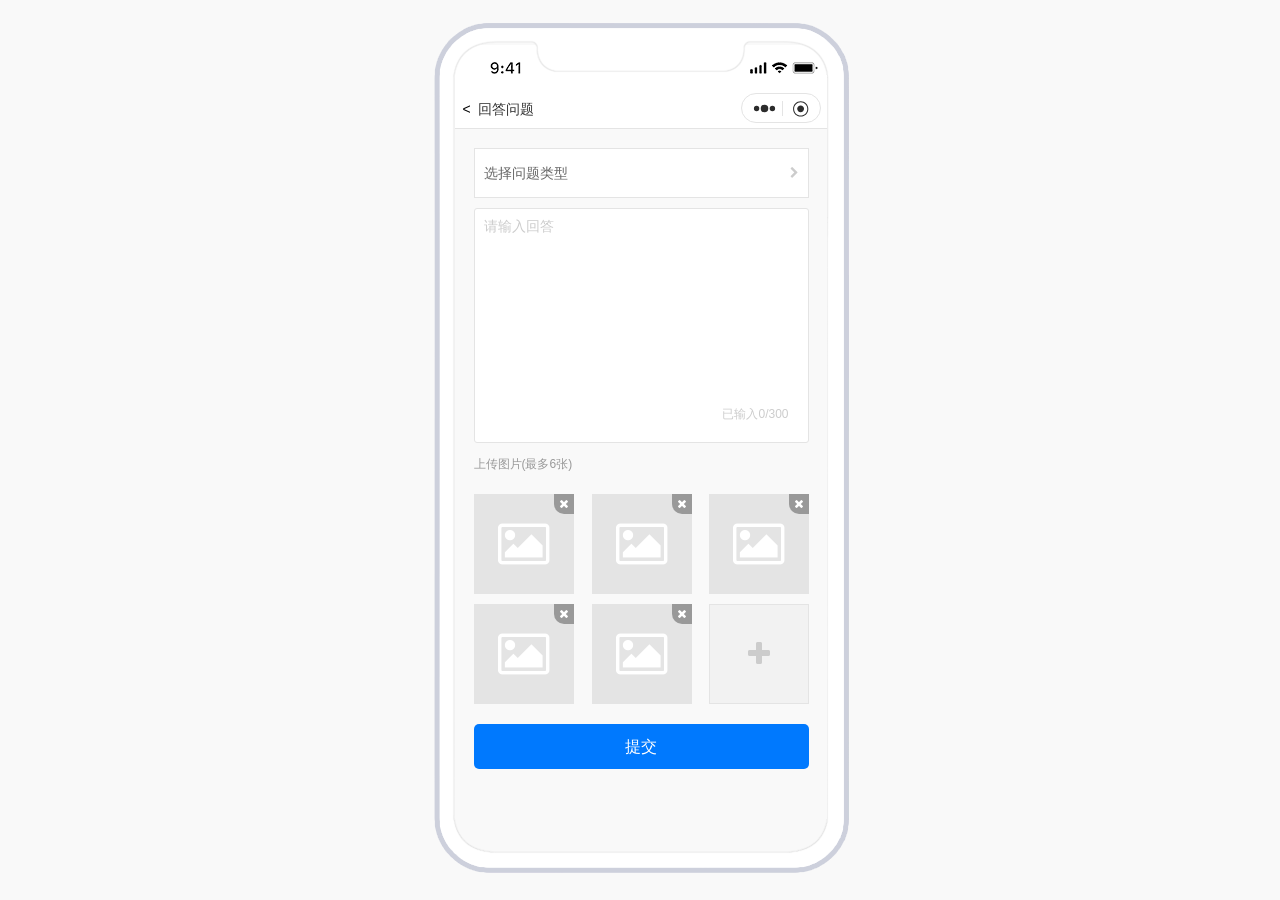
<file: 回答问题.html>
﻿<!DOCTYPE html>
<html>
  <head>
    <title>回答问题</title>
    <meta http-equiv="X-UA-Compatible" content="IE=edge"/>
    <meta http-equiv="content-type" content="text/html; charset=utf-8"/>
    <link href="resources/css/axure_rp_page.css" type="text/css" rel="stylesheet"/>
    <link href="data/styles.css" type="text/css" rel="stylesheet"/>
    <link href="files/回答问题/styles.css" type="text/css" rel="stylesheet"/>
    <link href="https://cdnjs.cloudflare.com/ajax/libs/font-awesome/4.7.0/css/font-awesome.css" type="text/css" rel="stylesheet"/>
    <script src="resources/scripts/jquery-3.2.1.min.js"></script>
    <script src="resources/scripts/axure/axQuery.js"></script>
    <script src="resources/scripts/axure/globals.js"></script>
    <script src="resources/scripts/axutils.js"></script>
    <script src="resources/scripts/axure/annotation.js"></script>
    <script src="resources/scripts/axure/axQuery.std.js"></script>
    <script src="resources/scripts/axure/doc.js"></script>
    <script src="resources/scripts/messagecenter.js"></script>
    <script src="resources/scripts/axure/events.js"></script>
    <script src="resources/scripts/axure/recording.js"></script>
    <script src="resources/scripts/axure/action.js"></script>
    <script src="resources/scripts/axure/expr.js"></script>
    <script src="resources/scripts/axure/geometry.js"></script>
    <script src="resources/scripts/axure/flyout.js"></script>
    <script src="resources/scripts/axure/model.js"></script>
    <script src="resources/scripts/axure/repeater.js"></script>
    <script src="resources/scripts/axure/sto.js"></script>
    <script src="resources/scripts/axure/utils.temp.js"></script>
    <script src="resources/scripts/axure/variables.js"></script>
    <script src="resources/scripts/axure/drag.js"></script>
    <script src="resources/scripts/axure/move.js"></script>
    <script src="resources/scripts/axure/visibility.js"></script>
    <script src="resources/scripts/axure/style.js"></script>
    <script src="resources/scripts/axure/adaptive.js"></script>
    <script src="resources/scripts/axure/tree.js"></script>
    <script src="resources/scripts/axure/init.temp.js"></script>
    <script src="resources/scripts/axure/legacy.js"></script>
    <script src="resources/scripts/axure/viewer.js"></script>
    <script src="resources/scripts/axure/math.js"></script>
    <script src="resources/scripts/axure/jquery.nicescroll.min.js"></script>
    <script src="data/document.js"></script>
    <script src="files/回答问题/data.js"></script>
    <script type="text/javascript">
      $axure.utils.getTransparentGifPath = function() { return 'resources/images/transparent.gif'; };
      $axure.utils.getOtherPath = function() { return 'resources/Other.html'; };
      $axure.utils.getReloadPath = function() { return 'resources/reload.html'; };
    </script>
  </head>
  <body>
    <div id="base" class="">

      <!-- 内容框架 (Dynamic Panel) -->
      <div id="u33" class="ax_default" data-label="内容框架">
        <div id="u33_state0" class="panel_state" data-label="State1" style="">
          <div id="u33_state0_content" class="panel_state_content">

            <!-- Unnamed (Group) -->
            <div id="u34" class="ax_default" data-left="20" data-top="20" data-width="335" data-height="50">

              <!-- 反馈类型 (Rectangle) -->
              <div id="u35" class="ax_default _默认样式" data-label="反馈类型">
                <div id="u35_div" class=""></div>
                <div id="u35_text" class="text ">
                  <p><span>选择问题类型</span></p>
                </div>
              </div>

              <!-- Unnamed (Rectangle) -->
              <div id="u36" class="ax_default _默认样式">
                <div id="u36_div" class=""></div>
                <div id="u36_text" class="text ">
                  <p><span></span></p>
                </div>
              </div>
            </div>

            <!-- Unnamed (Group) -->
            <div id="u37" class="ax_default" data-left="20" data-top="80" data-width="335" data-height="235">

              <!-- Unnamed (Rectangle) -->
              <div id="u38" class="ax_default _默认样式">
                <div id="u38_div" class=""></div>
                <div id="u38_text" class="text ">
                  <p><span>请输入回答</span></p>
                </div>
              </div>

              <!-- Unnamed (Rectangle) -->
              <div id="u39" class="ax_default _默认样式">
                <div id="u39_div" class=""></div>
                <div id="u39_text" class="text ">
                  <p><span>已输入0/300</span></p>
                </div>
              </div>
            </div>

            <!-- Unnamed (Rectangle) -->
            <div id="u40" class="ax_default _默认样式">
              <div id="u40_div" class=""></div>
              <div id="u40_text" class="text ">
                <p><span>上传图片(最多6张)</span></p>
              </div>
            </div>

            <!-- Unnamed (Rectangle) -->
            <div id="u41" class="ax_default _默认样式">
              <div id="u41_div" class=""></div>
              <div id="u41_text" class="text ">
                <p><span>提交</span></p>
              </div>
            </div>

            <!-- 选择图片 (Dynamic Panel) -->
            <div id="u42" class="ax_default" data-label="选择图片">
              <div id="u42_state0" class="panel_state" data-label="未选" style="">
                <div id="u42_state0_content" class="panel_state_content">

                  <!-- Unnamed (Rectangle) -->
                  <div id="u43" class="ax_default _默认样式">
                    <div id="u43_div" class=""></div>
                    <div id="u43_text" class="text ">
                      <p><span></span></p>
                    </div>
                  </div>
                </div>
              </div>
              <div id="u42_state1" class="panel_state" data-label="已选" style="visibility: hidden;">
                <div id="u42_state1_content" class="panel_state_content">

                  <!-- Unnamed (Rectangle) -->
                  <div id="u44" class="ax_default _默认样式">
                    <div id="u44_div" class=""></div>
                    <div id="u44_text" class="text ">
                      <p><span></span></p>
                    </div>
                  </div>

                  <!-- Unnamed (Rectangle) -->
                  <div id="u45" class="ax_default _默认样式">
                    <div id="u45_div" class=""></div>
                    <div id="u45_text" class="text ">
                      <p><span></span></p>
                    </div>
                  </div>
                </div>
              </div>
            </div>

            <!-- 选择图片 (Dynamic Panel) -->
            <div id="u46" class="ax_default" data-label="选择图片">
              <div id="u46_state0" class="panel_state" data-label="已选" style="">
                <div id="u46_state0_content" class="panel_state_content">

                  <!-- Unnamed (Rectangle) -->
                  <div id="u47" class="ax_default _默认样式">
                    <div id="u47_div" class=""></div>
                    <div id="u47_text" class="text ">
                      <p><span></span></p>
                    </div>
                  </div>

                  <!-- Unnamed (Rectangle) -->
                  <div id="u48" class="ax_default _默认样式">
                    <div id="u48_div" class=""></div>
                    <div id="u48_text" class="text ">
                      <p><span></span></p>
                    </div>
                  </div>
                </div>
              </div>
              <div id="u46_state1" class="panel_state" data-label="未选" style="visibility: hidden;">
                <div id="u46_state1_content" class="panel_state_content">

                  <!-- Unnamed (Rectangle) -->
                  <div id="u49" class="ax_default _默认样式">
                    <div id="u49_div" class=""></div>
                    <div id="u49_text" class="text ">
                      <p><span></span></p>
                    </div>
                  </div>
                </div>
              </div>
            </div>

            <!-- 选择图片 (Dynamic Panel) -->
            <div id="u50" class="ax_default" data-label="选择图片">
              <div id="u50_state0" class="panel_state" data-label="已选" style="">
                <div id="u50_state0_content" class="panel_state_content">

                  <!-- Unnamed (Rectangle) -->
                  <div id="u51" class="ax_default _默认样式">
                    <div id="u51_div" class=""></div>
                    <div id="u51_text" class="text ">
                      <p><span></span></p>
                    </div>
                  </div>

                  <!-- Unnamed (Rectangle) -->
                  <div id="u52" class="ax_default _默认样式">
                    <div id="u52_div" class=""></div>
                    <div id="u52_text" class="text ">
                      <p><span></span></p>
                    </div>
                  </div>
                </div>
              </div>
              <div id="u50_state1" class="panel_state" data-label="未选" style="visibility: hidden;">
                <div id="u50_state1_content" class="panel_state_content">

                  <!-- Unnamed (Rectangle) -->
                  <div id="u53" class="ax_default _默认样式">
                    <div id="u53_div" class=""></div>
                    <div id="u53_text" class="text ">
                      <p><span></span></p>
                    </div>
                  </div>
                </div>
              </div>
            </div>

            <!-- 选择图片 (Dynamic Panel) -->
            <div id="u54" class="ax_default" data-label="选择图片">
              <div id="u54_state0" class="panel_state" data-label="已选" style="">
                <div id="u54_state0_content" class="panel_state_content">

                  <!-- Unnamed (Rectangle) -->
                  <div id="u55" class="ax_default _默认样式">
                    <div id="u55_div" class=""></div>
                    <div id="u55_text" class="text ">
                      <p><span></span></p>
                    </div>
                  </div>

                  <!-- Unnamed (Rectangle) -->
                  <div id="u56" class="ax_default _默认样式">
                    <div id="u56_div" class=""></div>
                    <div id="u56_text" class="text ">
                      <p><span></span></p>
                    </div>
                  </div>
                </div>
              </div>
              <div id="u54_state1" class="panel_state" data-label="未选" style="visibility: hidden;">
                <div id="u54_state1_content" class="panel_state_content">

                  <!-- Unnamed (Rectangle) -->
                  <div id="u57" class="ax_default _默认样式">
                    <div id="u57_div" class=""></div>
                    <div id="u57_text" class="text ">
                      <p><span></span></p>
                    </div>
                  </div>
                </div>
              </div>
            </div>

            <!-- 选择图片 (Dynamic Panel) -->
            <div id="u58" class="ax_default" data-label="选择图片">
              <div id="u58_state0" class="panel_state" data-label="已选" style="">
                <div id="u58_state0_content" class="panel_state_content">

                  <!-- Unnamed (Rectangle) -->
                  <div id="u59" class="ax_default _默认样式">
                    <div id="u59_div" class=""></div>
                    <div id="u59_text" class="text ">
                      <p><span></span></p>
                    </div>
                  </div>

                  <!-- Unnamed (Rectangle) -->
                  <div id="u60" class="ax_default _默认样式">
                    <div id="u60_div" class=""></div>
                    <div id="u60_text" class="text ">
                      <p><span></span></p>
                    </div>
                  </div>
                </div>
              </div>
              <div id="u58_state1" class="panel_state" data-label="未选" style="visibility: hidden;">
                <div id="u58_state1_content" class="panel_state_content">

                  <!-- Unnamed (Rectangle) -->
                  <div id="u61" class="ax_default _默认样式">
                    <div id="u61_div" class=""></div>
                    <div id="u61_text" class="text ">
                      <p><span></span></p>
                    </div>
                  </div>
                </div>
              </div>
            </div>

            <!-- 选择图片 (Dynamic Panel) -->
            <div id="u62" class="ax_default" data-label="选择图片">
              <div id="u62_state0" class="panel_state" data-label="已选" style="">
                <div id="u62_state0_content" class="panel_state_content">

                  <!-- Unnamed (Rectangle) -->
                  <div id="u63" class="ax_default _默认样式">
                    <div id="u63_div" class=""></div>
                    <div id="u63_text" class="text ">
                      <p><span></span></p>
                    </div>
                  </div>

                  <!-- Unnamed (Rectangle) -->
                  <div id="u64" class="ax_default _默认样式">
                    <div id="u64_div" class=""></div>
                    <div id="u64_text" class="text ">
                      <p><span></span></p>
                    </div>
                  </div>
                </div>
              </div>
              <div id="u62_state1" class="panel_state" data-label="未选" style="visibility: hidden;">
                <div id="u62_state1_content" class="panel_state_content">

                  <!-- Unnamed (Rectangle) -->
                  <div id="u65" class="ax_default _默认样式">
                    <div id="u65_div" class=""></div>
                    <div id="u65_text" class="text ">
                      <p><span></span></p>
                    </div>
                  </div>
                </div>
              </div>
            </div>
          </div>
        </div>
      </div>

      <!-- 选择器 (Dynamic Panel) -->
      <div id="u66" class="ax_default ax_default_hidden" data-label="选择器" style="display:none; visibility: hidden">
        <div id="u66_state0" class="panel_state" data-label="反馈类型" style="">
          <div id="u66_state0_content" class="panel_state_content">

            <!-- Unnamed (Group) -->
            <div id="u67" class="ax_default" data-left="0" data-top="510" data-width="375" data-height="305">

              <!-- Unnamed (Rectangle) -->
              <div id="u68" class="ax_default _默认样式">
                <div id="u68_div" class=""></div>
                <div id="u68_text" class="text " style="display:none; visibility: hidden">
                  <p></p>
                </div>
              </div>

              <!-- Unnamed (Rectangle) -->
              <div id="u69" class="ax_default _默认样式 selected" selectiongroup="tab-basic-bnt">
                <div id="u69_div" class="selected"></div>
                <div id="u69_text" class="text ">
                  <p><span>选择类型</span></p>
                </div>
              </div>

              <!-- Unnamed (Rectangle) -->
              <div id="u70" class="ax_default _默认样式">
                <div id="u70_div" class=""></div>
                <div id="u70_text" class="text ">
                  <p><span>取消</span></p>
                </div>
              </div>

              <!-- Unnamed (Rectangle) -->
              <div id="u71" class="ax_default _默认样式">
                <div id="u71_div" class=""></div>
                <div id="u71_text" class="text ">
                  <p><span style="font-family:'PingFangSC-Regular', 'PingFang SC', sans-serif;color:#CCCCCC;">类型1</span></p><p><span style="font-family:'PingFangSC-Regular', 'PingFang SC', sans-serif;color:#999999;">类型2</span></p><p><span style="font-family:'PingFangSC-Regular', 'PingFang SC', sans-serif;color:#999999;">类型3</span></p><p><span style="font-family:'PingFangSC-Regular', 'PingFang SC', sans-serif;">类型4</span></p><p><span style="font-family:'PingFangSC-Regular', 'PingFang SC', sans-serif;color:#999999;">类型5</span></p><p><span style="font-family:'PingFangSC-Regular', 'PingFang SC', sans-serif;color:#999999;">类型6</span></p><p><span style="font-family:'PingFangSC-Regular', 'PingFang SC', sans-serif;color:#CCCCCC;">类型7</span></p>
                </div>
              </div>

              <!-- Unnamed (Rectangle) -->
              <div id="u72" class="ax_default _默认样式">
                <div id="u72_div" class=""></div>
                <div id="u72_text" class="text ">
                  <p><span>确定</span></p>
                </div>
              </div>

              <!-- Unnamed (Rectangle) -->
              <div id="u73" class="ax_default _默认样式 selected" selectiongroup="tab-basic-bnt">
                <div id="u73_div" class="selected"></div>
                <div id="u73_text" class="text " style="display:none; visibility: hidden">
                  <p></p>
                </div>
              </div>
            </div>
          </div>
        </div>
      </div>

      <!-- 吐司提示 (Dynamic Panel) -->
      <div id="u74" class="ax_default ax_default_hidden" data-label="吐司提示" style="display:none; visibility: hidden">
        <div id="u74_state0" class="panel_state" data-label="反馈提交成功" style="">
          <div id="u74_state0_content" class="panel_state_content">

            <!-- Unnamed (Group) -->
            <div id="u75" class="ax_default" data-left="114" data-top="352" data-width="150" data-height="110">

              <!-- Unnamed (Rectangle) -->
              <div id="u76" class="ax_default _默认样式">
                <img id="u76_img" class="img " src="images/登录界面/u19.svg"/>
                <div id="u76_text" class="text ">
                  <p><span></span></p>
                </div>
              </div>

              <!-- Unnamed (Rectangle) -->
              <div id="u77" class="ax_default _默认样式">
                <div id="u77_div" class=""></div>
                <div id="u77_text" class="text ">
                  <p><span>感谢您，提交成功</span></p>
                </div>
              </div>
            </div>
          </div>
        </div>
        <div id="u74_state1" class="panel_state" data-label="请选择反馈类型" style="visibility: hidden;">
          <div id="u74_state1_content" class="panel_state_content">

            <!-- Unnamed (Group) -->
            <div id="u78" class="ax_default" data-left="116" data-top="382" data-width="144" data-height="50">

              <!-- Unnamed (Rectangle) -->
              <div id="u79" class="ax_default _默认样式">
                <img id="u79_img" class="img " src="images/回答问题/u79.svg"/>
                <div id="u79_text" class="text ">
                  <p><span>请选择问题分类</span></p>
                </div>
              </div>
            </div>
          </div>
        </div>
        <div id="u74_state2" class="panel_state" data-label="请填写反馈信息" style="visibility: hidden;">
          <div id="u74_state2_content" class="panel_state_content">

            <!-- Unnamed (Group) -->
            <div id="u80" class="ax_default" data-left="116" data-top="382" data-width="144" data-height="50">

              <!-- Unnamed (Rectangle) -->
              <div id="u81" class="ax_default _默认样式">
                <img id="u81_img" class="img " src="images/回答问题/u79.svg"/>
                <div id="u81_text" class="text ">
                  <p style="font-size:10px;"><span style="font-size:12px;">回答</span><span>不能为空</span></p>
                </div>
              </div>
            </div>
          </div>
        </div>
      </div>

      <!-- Unnamed (IPhone X White) -->

      <!-- Unnamed (Group) -->
      <div id="u83" class="ax_default" data-left="25" data-top="20" data-width="421" data-height="860">

        <!-- Unnamed (Group) -->
        <div id="u84" class="ax_default" data-left="25" data-top="20" data-width="421" data-height="860">

          <!-- Unnamed (Image) -->
          <div id="u85" class="ax_default _默认样式">
            <img id="u85_img" class="img " src="images/回答问题/u85.png"/>
            <div id="u85_text" class="text " style="display:none; visibility: hidden">
              <p></p>
            </div>
          </div>

          <!-- Unnamed (Image) -->
          <div id="u86" class="ax_default _默认样式">
            <img id="u86_img" class="img " src="images/回答问题/u86.png"/>
            <div id="u86_text" class="text " style="display:none; visibility: hidden">
              <p></p>
            </div>
          </div>

          <!-- Unnamed (Image) -->
          <div id="u87" class="ax_default _默认样式">
            <img id="u87_img" class="img " src="images/回答问题/u87.png"/>
            <div id="u87_text" class="text " style="display:none; visibility: hidden">
              <p></p>
            </div>
          </div>

          <!-- Unnamed (Rectangle) -->
          <div id="u88" class="ax_default _默认样式">
            <div id="u88_div" class=""></div>
            <div id="u88_text" class="text " style="display:none; visibility: hidden">
              <p></p>
            </div>
          </div>

          <!-- Unnamed (Image) -->
          <div id="u89" class="ax_default _默认样式">
            <img id="u89_img" class="img " src="images/回答问题/u89.png"/>
            <div id="u89_text" class="text " style="display:none; visibility: hidden">
              <p></p>
            </div>
          </div>
        </div>
      </div>
      <div id="u82" style="display:none; visibility:hidden;"></div>

      <!-- Unnamed (微信小程序头部) -->

      <!-- 标题 (Dynamic Panel) -->
      <div id="u91" class="ax_default" data-label="标题">
        <div id="u91_state0" class="panel_state" data-label="State1" style="">
          <div id="u91_state0_content" class="panel_state_content">

            <!-- Unnamed (Rectangle) -->
            <div id="u92" class="ax_default _默认样式">
              <div id="u92_div" class=""></div>
              <div id="u92_text" class="text " style="display:none; visibility: hidden">
                <p></p>
              </div>
            </div>

            <!-- Unnamed (状态栏-IphoneX) -->

            <!-- Unnamed (Image) -->
            <div id="u94" class="ax_default _默认样式">
              <img id="u94_img" class="img " src="images/回答问题/u94.png"/>
              <div id="u94_text" class="text " style="display:none; visibility: hidden">
                <p></p>
              </div>
            </div>
            <div id="u93" style="display:none; visibility:hidden;"></div>

            <!-- Unnamed (Group) -->
            <div id="u95" class="ax_default" data-left="0" data-top="44" data-width="375" data-height="40">

              <!-- Unnamed (Rectangle) -->
              <div id="u96" class="ax_default _默认样式">
                <div id="u96_div" class=""></div>
                <div id="u96_text" class="text ">
                  <p><span>首页</span></p>
                </div>
              </div>

              <!-- Unnamed (Group) -->
              <div id="u97" class="ax_default" data-left="286" data-top="48" data-width="80" data-height="30">

                <!-- Unnamed (Rectangle) -->
                <div id="u98" class="ax_default _默认样式">
                  <div id="u98_div" class=""></div>
                  <div id="u98_text" class="text " style="display:none; visibility: hidden">
                    <p></p>
                  </div>
                </div>

                <!-- Unnamed (SVG) -->
                <div id="u99" class="ax_default _默认样式">
                  <img id="u99_img" class="img " src="images/回答问题/u99.svg"/>
                  <div id="u99_text" class="text " style="display:none; visibility: hidden">
                    <p></p>
                  </div>
                </div>

                <!-- Unnamed (SVG) -->
                <div id="u100" class="ax_default _默认样式">
                  <img id="u100_img" class="img " src="images/回答问题/u100.svg"/>
                  <div id="u100_text" class="text " style="display:none; visibility: hidden">
                    <p></p>
                  </div>
                </div>

                <!-- Unnamed (Vertical Line) -->
                <div id="u101" class="ax_default _默认样式">
                  <img id="u101_img" class="img " src="images/回答问题/u101.svg"/>
                  <div id="u101_text" class="text " style="display:none; visibility: hidden">
                    <p></p>
                  </div>
                </div>
              </div>
            </div>
          </div>
        </div>
        <div id="u91_state1" class="panel_state" data-label="State2" style="visibility: hidden;">
          <div id="u91_state1_content" class="panel_state_content">

            <!-- Unnamed (Rectangle) -->
            <div id="u102" class="ax_default _默认样式">
              <div id="u102_div" class=""></div>
              <div id="u102_text" class="text " style="display:none; visibility: hidden">
                <p></p>
              </div>
            </div>

            <!-- Unnamed (状态栏-IphoneX) -->

            <!-- Unnamed (Image) -->
            <div id="u104" class="ax_default _默认样式">
              <img id="u104_img" class="img " src="images/回答问题/u94.png"/>
              <div id="u104_text" class="text " style="display:none; visibility: hidden">
                <p></p>
              </div>
            </div>
            <div id="u103" style="display:none; visibility:hidden;"></div>

            <!-- Unnamed (Group) -->
            <div id="u105" class="ax_default" data-left="0" data-top="44" data-width="375" data-height="40">

              <!-- 首页 (Rectangle) -->
              <div id="u106" class="ax_default _默认样式" data-label="首页">
                <div id="u106_div" class=""></div>
                <div id="u106_text" class="text ">
                  <p><span>提个问题</span></p>
                </div>
              </div>

              <!-- Unnamed (Group) -->
              <div id="u107" class="ax_default" data-left="286" data-top="48" data-width="80" data-height="30">

                <!-- Unnamed (Rectangle) -->
                <div id="u108" class="ax_default _默认样式">
                  <div id="u108_div" class=""></div>
                  <div id="u108_text" class="text " style="display:none; visibility: hidden">
                    <p></p>
                  </div>
                </div>

                <!-- Unnamed (SVG) -->
                <div id="u109" class="ax_default _默认样式">
                  <img id="u109_img" class="img " src="images/回答问题/u99.svg"/>
                  <div id="u109_text" class="text " style="display:none; visibility: hidden">
                    <p></p>
                  </div>
                </div>

                <!-- Unnamed (SVG) -->
                <div id="u110" class="ax_default _默认样式">
                  <img id="u110_img" class="img " src="images/回答问题/u100.svg"/>
                  <div id="u110_text" class="text " style="display:none; visibility: hidden">
                    <p></p>
                  </div>
                </div>

                <!-- Unnamed (Vertical Line) -->
                <div id="u111" class="ax_default _默认样式">
                  <img id="u111_img" class="img " src="images/回答问题/u101.svg"/>
                  <div id="u111_text" class="text " style="display:none; visibility: hidden">
                    <p></p>
                  </div>
                </div>
              </div>
            </div>
          </div>
        </div>
        <div id="u91_state2" class="panel_state" data-label="State3" style="visibility: hidden;">
          <div id="u91_state2_content" class="panel_state_content">

            <!-- Unnamed (Rectangle) -->
            <div id="u112" class="ax_default _默认样式">
              <div id="u112_div" class=""></div>
              <div id="u112_text" class="text " style="display:none; visibility: hidden">
                <p></p>
              </div>
            </div>

            <!-- Unnamed (状态栏-IphoneX) -->

            <!-- Unnamed (Image) -->
            <div id="u114" class="ax_default _默认样式">
              <img id="u114_img" class="img " src="images/回答问题/u94.png"/>
              <div id="u114_text" class="text " style="display:none; visibility: hidden">
                <p></p>
              </div>
            </div>
            <div id="u113" style="display:none; visibility:hidden;"></div>

            <!-- Unnamed (Group) -->
            <div id="u115" class="ax_default" data-left="0" data-top="44" data-width="375" data-height="40">

              <!-- 提问 (Rectangle) -->
              <div id="u116" class="ax_default _默认样式" data-label="提问">
                <div id="u116_div" class=""></div>
                <div id="u116_text" class="text ">
                  <p><span>我的</span></p>
                </div>
              </div>

              <!-- Unnamed (Group) -->
              <div id="u117" class="ax_default" data-left="286" data-top="48" data-width="80" data-height="30">

                <!-- Unnamed (Rectangle) -->
                <div id="u118" class="ax_default _默认样式">
                  <div id="u118_div" class=""></div>
                  <div id="u118_text" class="text " style="display:none; visibility: hidden">
                    <p></p>
                  </div>
                </div>

                <!-- Unnamed (SVG) -->
                <div id="u119" class="ax_default _默认样式">
                  <img id="u119_img" class="img " src="images/回答问题/u99.svg"/>
                  <div id="u119_text" class="text " style="display:none; visibility: hidden">
                    <p></p>
                  </div>
                </div>

                <!-- Unnamed (SVG) -->
                <div id="u120" class="ax_default _默认样式">
                  <img id="u120_img" class="img " src="images/回答问题/u100.svg"/>
                  <div id="u120_text" class="text " style="display:none; visibility: hidden">
                    <p></p>
                  </div>
                </div>

                <!-- Unnamed (Vertical Line) -->
                <div id="u121" class="ax_default _默认样式">
                  <img id="u121_img" class="img " src="images/回答问题/u101.svg"/>
                  <div id="u121_text" class="text " style="display:none; visibility: hidden">
                    <p></p>
                  </div>
                </div>
              </div>
            </div>
          </div>
        </div>
        <div id="u91_state3" class="panel_state" data-label="State4" style="visibility: hidden;">
          <div id="u91_state3_content" class="panel_state_content">

            <!-- Unnamed (Rectangle) -->
            <div id="u122" class="ax_default _默认样式">
              <div id="u122_div" class=""></div>
              <div id="u122_text" class="text " style="display:none; visibility: hidden">
                <p></p>
              </div>
            </div>

            <!-- Unnamed (状态栏-IphoneX) -->

            <!-- Unnamed (Image) -->
            <div id="u124" class="ax_default _默认样式">
              <img id="u124_img" class="img " src="images/回答问题/u94.png"/>
              <div id="u124_text" class="text " style="display:none; visibility: hidden">
                <p></p>
              </div>
            </div>
            <div id="u123" style="display:none; visibility:hidden;"></div>

            <!-- Unnamed (Group) -->
            <div id="u125" class="ax_default" data-left="0" data-top="44" data-width="375" data-height="40">

              <!-- 提问 (Rectangle) -->
              <div id="u126" class="ax_default _默认样式" data-label="提问">
                <div id="u126_div" class=""></div>
                <div id="u126_text" class="text ">
                  <p><span>&nbsp;&nbsp; &lt; 问题详情</span></p>
                </div>
              </div>

              <!-- Unnamed (Group) -->
              <div id="u127" class="ax_default" data-left="286" data-top="48" data-width="80" data-height="30">

                <!-- Unnamed (Rectangle) -->
                <div id="u128" class="ax_default _默认样式">
                  <div id="u128_div" class=""></div>
                  <div id="u128_text" class="text " style="display:none; visibility: hidden">
                    <p></p>
                  </div>
                </div>

                <!-- Unnamed (SVG) -->
                <div id="u129" class="ax_default _默认样式">
                  <img id="u129_img" class="img " src="images/回答问题/u99.svg"/>
                  <div id="u129_text" class="text " style="display:none; visibility: hidden">
                    <p></p>
                  </div>
                </div>

                <!-- Unnamed (SVG) -->
                <div id="u130" class="ax_default _默认样式">
                  <img id="u130_img" class="img " src="images/回答问题/u100.svg"/>
                  <div id="u130_text" class="text " style="display:none; visibility: hidden">
                    <p></p>
                  </div>
                </div>

                <!-- Unnamed (Vertical Line) -->
                <div id="u131" class="ax_default _默认样式">
                  <img id="u131_img" class="img " src="images/回答问题/u101.svg"/>
                  <div id="u131_text" class="text " style="display:none; visibility: hidden">
                    <p></p>
                  </div>
                </div>
              </div>
            </div>

            <!-- Unnamed (Rectangle) -->
            <div id="u132" class="ax_default _默认样式">
              <div id="u132_div" class=""></div>
              <div id="u132_text" class="text ">
                <p><span>&lt;</span></p>
              </div>
            </div>
          </div>
        </div>
        <div id="u91_state4" class="panel_state" data-label="State7" style="visibility: hidden;">
          <div id="u91_state4_content" class="panel_state_content">

            <!-- Unnamed (Rectangle) -->
            <div id="u133" class="ax_default _默认样式">
              <div id="u133_div" class=""></div>
              <div id="u133_text" class="text " style="display:none; visibility: hidden">
                <p></p>
              </div>
            </div>

            <!-- Unnamed (状态栏-IphoneX) -->

            <!-- Unnamed (Image) -->
            <div id="u135" class="ax_default _默认样式">
              <img id="u135_img" class="img " src="images/回答问题/u94.png"/>
              <div id="u135_text" class="text " style="display:none; visibility: hidden">
                <p></p>
              </div>
            </div>
            <div id="u134" style="display:none; visibility:hidden;"></div>

            <!-- Unnamed (Group) -->
            <div id="u136" class="ax_default" data-left="0" data-top="44" data-width="375" data-height="40">

              <!-- 提问 (Rectangle) -->
              <div id="u137" class="ax_default _默认样式" data-label="提问">
                <div id="u137_div" class=""></div>
                <div id="u137_text" class="text ">
                  <p><span style="font-family:'Helvetica', sans-serif;">&nbsp;&nbsp; &lt; </span><span style="font-family:'PingFangSC-Regular', 'PingFang SC', sans-serif;">回答问题</span></p>
                </div>
              </div>

              <!-- Unnamed (Group) -->
              <div id="u138" class="ax_default" data-left="286" data-top="48" data-width="80" data-height="30">

                <!-- Unnamed (Rectangle) -->
                <div id="u139" class="ax_default _默认样式">
                  <div id="u139_div" class=""></div>
                  <div id="u139_text" class="text " style="display:none; visibility: hidden">
                    <p></p>
                  </div>
                </div>

                <!-- Unnamed (SVG) -->
                <div id="u140" class="ax_default _默认样式">
                  <img id="u140_img" class="img " src="images/回答问题/u99.svg"/>
                  <div id="u140_text" class="text " style="display:none; visibility: hidden">
                    <p></p>
                  </div>
                </div>

                <!-- Unnamed (SVG) -->
                <div id="u141" class="ax_default _默认样式">
                  <img id="u141_img" class="img " src="images/回答问题/u100.svg"/>
                  <div id="u141_text" class="text " style="display:none; visibility: hidden">
                    <p></p>
                  </div>
                </div>

                <!-- Unnamed (Vertical Line) -->
                <div id="u142" class="ax_default _默认样式">
                  <img id="u142_img" class="img " src="images/回答问题/u101.svg"/>
                  <div id="u142_text" class="text " style="display:none; visibility: hidden">
                    <p></p>
                  </div>
                </div>
              </div>
            </div>

            <!-- Unnamed (Rectangle) -->
            <div id="u143" class="ax_default _默认样式">
              <div id="u143_div" class=""></div>
              <div id="u143_text" class="text ">
                <p><span>&lt;</span></p>
              </div>
            </div>
          </div>
        </div>
        <div id="u91_state5" class="panel_state" data-label="State5" style="visibility: hidden;">
          <div id="u91_state5_content" class="panel_state_content">

            <!-- Unnamed (Rectangle) -->
            <div id="u144" class="ax_default _默认样式">
              <div id="u144_div" class=""></div>
              <div id="u144_text" class="text " style="display:none; visibility: hidden">
                <p></p>
              </div>
            </div>

            <!-- Unnamed (状态栏-IphoneX) -->

            <!-- Unnamed (Image) -->
            <div id="u146" class="ax_default _默认样式">
              <img id="u146_img" class="img " src="images/回答问题/u94.png"/>
              <div id="u146_text" class="text " style="display:none; visibility: hidden">
                <p></p>
              </div>
            </div>
            <div id="u145" style="display:none; visibility:hidden;"></div>

            <!-- Unnamed (Group) -->
            <div id="u147" class="ax_default" data-left="0" data-top="44" data-width="375" data-height="40">

              <!-- 提问 (Rectangle) -->
              <div id="u148" class="ax_default _默认样式" data-label="提问">
                <div id="u148_div" class=""></div>
                <div id="u148_text" class="text ">
                  <p><span>&nbsp; &lt;&nbsp; 我的提问</span></p>
                </div>
              </div>

              <!-- Unnamed (Group) -->
              <div id="u149" class="ax_default" data-left="286" data-top="48" data-width="80" data-height="30">

                <!-- Unnamed (Rectangle) -->
                <div id="u150" class="ax_default _默认样式">
                  <div id="u150_div" class=""></div>
                  <div id="u150_text" class="text " style="display:none; visibility: hidden">
                    <p></p>
                  </div>
                </div>

                <!-- Unnamed (SVG) -->
                <div id="u151" class="ax_default _默认样式">
                  <img id="u151_img" class="img " src="images/回答问题/u99.svg"/>
                  <div id="u151_text" class="text " style="display:none; visibility: hidden">
                    <p></p>
                  </div>
                </div>

                <!-- Unnamed (SVG) -->
                <div id="u152" class="ax_default _默认样式">
                  <img id="u152_img" class="img " src="images/回答问题/u100.svg"/>
                  <div id="u152_text" class="text " style="display:none; visibility: hidden">
                    <p></p>
                  </div>
                </div>

                <!-- Unnamed (Vertical Line) -->
                <div id="u153" class="ax_default _默认样式">
                  <img id="u153_img" class="img " src="images/回答问题/u101.svg"/>
                  <div id="u153_text" class="text " style="display:none; visibility: hidden">
                    <p></p>
                  </div>
                </div>
              </div>
            </div>

            <!-- Unnamed (Rectangle) -->
            <div id="u154" class="ax_default _默认样式">
              <div id="u154_div" class=""></div>
              <div id="u154_text" class="text ">
                <p><span>&lt;</span></p>
              </div>
            </div>
          </div>
        </div>
        <div id="u91_state6" class="panel_state" data-label="State6" style="visibility: hidden;">
          <div id="u91_state6_content" class="panel_state_content">

            <!-- Unnamed (Rectangle) -->
            <div id="u155" class="ax_default _默认样式">
              <div id="u155_div" class=""></div>
              <div id="u155_text" class="text " style="display:none; visibility: hidden">
                <p></p>
              </div>
            </div>

            <!-- Unnamed (状态栏-IphoneX) -->

            <!-- Unnamed (Image) -->
            <div id="u157" class="ax_default _默认样式">
              <img id="u157_img" class="img " src="images/回答问题/u94.png"/>
              <div id="u157_text" class="text " style="display:none; visibility: hidden">
                <p></p>
              </div>
            </div>
            <div id="u156" style="display:none; visibility:hidden;"></div>

            <!-- Unnamed (Group) -->
            <div id="u158" class="ax_default" data-left="0" data-top="44" data-width="375" data-height="40">

              <!-- 提问 (Rectangle) -->
              <div id="u159" class="ax_default _默认样式" data-label="提问">
                <div id="u159_div" class=""></div>
                <div id="u159_text" class="text ">
                  <p><span>&nbsp; &lt;&nbsp; 我的关注</span></p>
                </div>
              </div>

              <!-- Unnamed (Group) -->
              <div id="u160" class="ax_default" data-left="286" data-top="48" data-width="80" data-height="30">

                <!-- Unnamed (Rectangle) -->
                <div id="u161" class="ax_default _默认样式">
                  <div id="u161_div" class=""></div>
                  <div id="u161_text" class="text " style="display:none; visibility: hidden">
                    <p></p>
                  </div>
                </div>

                <!-- Unnamed (SVG) -->
                <div id="u162" class="ax_default _默认样式">
                  <img id="u162_img" class="img " src="images/回答问题/u99.svg"/>
                  <div id="u162_text" class="text " style="display:none; visibility: hidden">
                    <p></p>
                  </div>
                </div>

                <!-- Unnamed (SVG) -->
                <div id="u163" class="ax_default _默认样式">
                  <img id="u163_img" class="img " src="images/回答问题/u100.svg"/>
                  <div id="u163_text" class="text " style="display:none; visibility: hidden">
                    <p></p>
                  </div>
                </div>

                <!-- Unnamed (Vertical Line) -->
                <div id="u164" class="ax_default _默认样式">
                  <img id="u164_img" class="img " src="images/回答问题/u101.svg"/>
                  <div id="u164_text" class="text " style="display:none; visibility: hidden">
                    <p></p>
                  </div>
                </div>
              </div>
            </div>

            <!-- Unnamed (Rectangle) -->
            <div id="u165" class="ax_default _默认样式">
              <div id="u165_div" class=""></div>
              <div id="u165_text" class="text ">
                <p><span>&lt;</span></p>
              </div>
            </div>
          </div>
        </div>
      </div>
      <div id="u90" style="display:none; visibility:hidden;"></div>
    </div>
    <script src="resources/scripts/axure/ios.js"></script>
  </body>
</html>
</file>
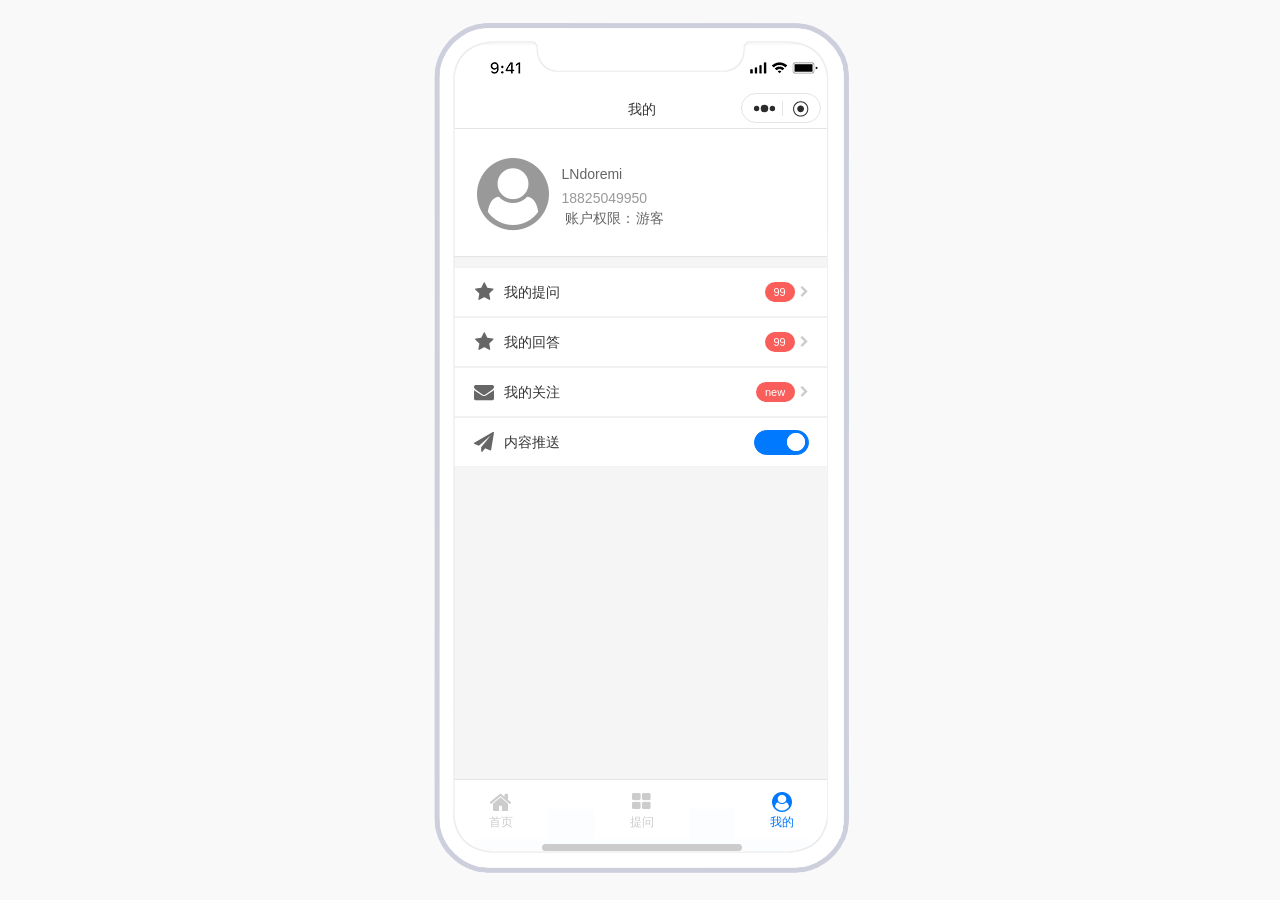
<file: 我的.html>
﻿<!DOCTYPE html>
<html>
  <head>
    <title>我的</title>
    <meta http-equiv="X-UA-Compatible" content="IE=edge"/>
    <meta http-equiv="content-type" content="text/html; charset=utf-8"/>
    <link href="resources/css/axure_rp_page.css" type="text/css" rel="stylesheet"/>
    <link href="data/styles.css" type="text/css" rel="stylesheet"/>
    <link href="files/我的/styles.css" type="text/css" rel="stylesheet"/>
    <link href="https://cdnjs.cloudflare.com/ajax/libs/font-awesome/4.7.0/css/font-awesome.css" type="text/css" rel="stylesheet"/>
    <script src="resources/scripts/jquery-3.2.1.min.js"></script>
    <script src="resources/scripts/axure/axQuery.js"></script>
    <script src="resources/scripts/axure/globals.js"></script>
    <script src="resources/scripts/axutils.js"></script>
    <script src="resources/scripts/axure/annotation.js"></script>
    <script src="resources/scripts/axure/axQuery.std.js"></script>
    <script src="resources/scripts/axure/doc.js"></script>
    <script src="resources/scripts/messagecenter.js"></script>
    <script src="resources/scripts/axure/events.js"></script>
    <script src="resources/scripts/axure/recording.js"></script>
    <script src="resources/scripts/axure/action.js"></script>
    <script src="resources/scripts/axure/expr.js"></script>
    <script src="resources/scripts/axure/geometry.js"></script>
    <script src="resources/scripts/axure/flyout.js"></script>
    <script src="resources/scripts/axure/model.js"></script>
    <script src="resources/scripts/axure/repeater.js"></script>
    <script src="resources/scripts/axure/sto.js"></script>
    <script src="resources/scripts/axure/utils.temp.js"></script>
    <script src="resources/scripts/axure/variables.js"></script>
    <script src="resources/scripts/axure/drag.js"></script>
    <script src="resources/scripts/axure/move.js"></script>
    <script src="resources/scripts/axure/visibility.js"></script>
    <script src="resources/scripts/axure/style.js"></script>
    <script src="resources/scripts/axure/adaptive.js"></script>
    <script src="resources/scripts/axure/tree.js"></script>
    <script src="resources/scripts/axure/init.temp.js"></script>
    <script src="resources/scripts/axure/legacy.js"></script>
    <script src="resources/scripts/axure/viewer.js"></script>
    <script src="resources/scripts/axure/math.js"></script>
    <script src="resources/scripts/axure/jquery.nicescroll.min.js"></script>
    <script src="data/document.js"></script>
    <script src="files/我的/data.js"></script>
    <script type="text/javascript">
      $axure.utils.getTransparentGifPath = function() { return 'resources/images/transparent.gif'; };
      $axure.utils.getOtherPath = function() { return 'resources/Other.html'; };
      $axure.utils.getReloadPath = function() { return 'resources/reload.html'; };
    </script>
  </head>
  <body>
    <div id="base" class="">

      <!-- Unnamed (IPhone X White) -->

      <!-- Unnamed (Group) -->
      <div id="u689" class="ax_default" data-left="25" data-top="20" data-width="421" data-height="860">

        <!-- Unnamed (Group) -->
        <div id="u690" class="ax_default" data-left="25" data-top="20" data-width="421" data-height="860">

          <!-- Unnamed (Image) -->
          <div id="u691" class="ax_default _默认样式">
            <img id="u691_img" class="img " src="images/回答问题/u85.png"/>
            <div id="u691_text" class="text " style="display:none; visibility: hidden">
              <p></p>
            </div>
          </div>

          <!-- Unnamed (Image) -->
          <div id="u692" class="ax_default _默认样式">
            <img id="u692_img" class="img " src="images/回答问题/u86.png"/>
            <div id="u692_text" class="text " style="display:none; visibility: hidden">
              <p></p>
            </div>
          </div>

          <!-- Unnamed (Image) -->
          <div id="u693" class="ax_default _默认样式">
            <img id="u693_img" class="img " src="images/回答问题/u87.png"/>
            <div id="u693_text" class="text " style="display:none; visibility: hidden">
              <p></p>
            </div>
          </div>

          <!-- Unnamed (Rectangle) -->
          <div id="u694" class="ax_default _默认样式">
            <div id="u694_div" class=""></div>
            <div id="u694_text" class="text " style="display:none; visibility: hidden">
              <p></p>
            </div>
          </div>

          <!-- Unnamed (Image) -->
          <div id="u695" class="ax_default _默认样式">
            <img id="u695_img" class="img " src="images/回答问题/u89.png"/>
            <div id="u695_text" class="text " style="display:none; visibility: hidden">
              <p></p>
            </div>
          </div>
        </div>
      </div>
      <div id="u688" style="display:none; visibility:hidden;"></div>

      <!-- Unnamed (微信小程序头部) -->

      <!-- 标题 (Dynamic Panel) -->
      <div id="u697" class="ax_default" data-label="标题">
        <div id="u697_state0" class="panel_state" data-label="State1" style="">
          <div id="u697_state0_content" class="panel_state_content">

            <!-- Unnamed (Rectangle) -->
            <div id="u698" class="ax_default _默认样式">
              <div id="u698_div" class=""></div>
              <div id="u698_text" class="text " style="display:none; visibility: hidden">
                <p></p>
              </div>
            </div>

            <!-- Unnamed (状态栏-IphoneX) -->

            <!-- Unnamed (Image) -->
            <div id="u700" class="ax_default _默认样式">
              <img id="u700_img" class="img " src="images/回答问题/u94.png"/>
              <div id="u700_text" class="text " style="display:none; visibility: hidden">
                <p></p>
              </div>
            </div>
            <div id="u699" style="display:none; visibility:hidden;"></div>

            <!-- Unnamed (Group) -->
            <div id="u701" class="ax_default" data-left="0" data-top="44" data-width="375" data-height="40">

              <!-- Unnamed (Rectangle) -->
              <div id="u702" class="ax_default _默认样式">
                <div id="u702_div" class=""></div>
                <div id="u702_text" class="text ">
                  <p><span>首页</span></p>
                </div>
              </div>

              <!-- Unnamed (Group) -->
              <div id="u703" class="ax_default" data-left="286" data-top="48" data-width="80" data-height="30">

                <!-- Unnamed (Rectangle) -->
                <div id="u704" class="ax_default _默认样式">
                  <div id="u704_div" class=""></div>
                  <div id="u704_text" class="text " style="display:none; visibility: hidden">
                    <p></p>
                  </div>
                </div>

                <!-- Unnamed (SVG) -->
                <div id="u705" class="ax_default _默认样式">
                  <img id="u705_img" class="img " src="images/回答问题/u99.svg"/>
                  <div id="u705_text" class="text " style="display:none; visibility: hidden">
                    <p></p>
                  </div>
                </div>

                <!-- Unnamed (SVG) -->
                <div id="u706" class="ax_default _默认样式">
                  <img id="u706_img" class="img " src="images/回答问题/u100.svg"/>
                  <div id="u706_text" class="text " style="display:none; visibility: hidden">
                    <p></p>
                  </div>
                </div>

                <!-- Unnamed (Vertical Line) -->
                <div id="u707" class="ax_default _默认样式">
                  <img id="u707_img" class="img " src="images/回答问题/u101.svg"/>
                  <div id="u707_text" class="text " style="display:none; visibility: hidden">
                    <p></p>
                  </div>
                </div>
              </div>
            </div>
          </div>
        </div>
        <div id="u697_state1" class="panel_state" data-label="State2" style="visibility: hidden;">
          <div id="u697_state1_content" class="panel_state_content">

            <!-- Unnamed (Rectangle) -->
            <div id="u708" class="ax_default _默认样式">
              <div id="u708_div" class=""></div>
              <div id="u708_text" class="text " style="display:none; visibility: hidden">
                <p></p>
              </div>
            </div>

            <!-- Unnamed (状态栏-IphoneX) -->

            <!-- Unnamed (Image) -->
            <div id="u710" class="ax_default _默认样式">
              <img id="u710_img" class="img " src="images/回答问题/u94.png"/>
              <div id="u710_text" class="text " style="display:none; visibility: hidden">
                <p></p>
              </div>
            </div>
            <div id="u709" style="display:none; visibility:hidden;"></div>

            <!-- Unnamed (Group) -->
            <div id="u711" class="ax_default" data-left="0" data-top="44" data-width="375" data-height="40">

              <!-- 首页 (Rectangle) -->
              <div id="u712" class="ax_default _默认样式" data-label="首页">
                <div id="u712_div" class=""></div>
                <div id="u712_text" class="text ">
                  <p><span>提个问题</span></p>
                </div>
              </div>

              <!-- Unnamed (Group) -->
              <div id="u713" class="ax_default" data-left="286" data-top="48" data-width="80" data-height="30">

                <!-- Unnamed (Rectangle) -->
                <div id="u714" class="ax_default _默认样式">
                  <div id="u714_div" class=""></div>
                  <div id="u714_text" class="text " style="display:none; visibility: hidden">
                    <p></p>
                  </div>
                </div>

                <!-- Unnamed (SVG) -->
                <div id="u715" class="ax_default _默认样式">
                  <img id="u715_img" class="img " src="images/回答问题/u99.svg"/>
                  <div id="u715_text" class="text " style="display:none; visibility: hidden">
                    <p></p>
                  </div>
                </div>

                <!-- Unnamed (SVG) -->
                <div id="u716" class="ax_default _默认样式">
                  <img id="u716_img" class="img " src="images/回答问题/u100.svg"/>
                  <div id="u716_text" class="text " style="display:none; visibility: hidden">
                    <p></p>
                  </div>
                </div>

                <!-- Unnamed (Vertical Line) -->
                <div id="u717" class="ax_default _默认样式">
                  <img id="u717_img" class="img " src="images/回答问题/u101.svg"/>
                  <div id="u717_text" class="text " style="display:none; visibility: hidden">
                    <p></p>
                  </div>
                </div>
              </div>
            </div>
          </div>
        </div>
        <div id="u697_state2" class="panel_state" data-label="State3" style="visibility: hidden;">
          <div id="u697_state2_content" class="panel_state_content">

            <!-- Unnamed (Rectangle) -->
            <div id="u718" class="ax_default _默认样式">
              <div id="u718_div" class=""></div>
              <div id="u718_text" class="text " style="display:none; visibility: hidden">
                <p></p>
              </div>
            </div>

            <!-- Unnamed (状态栏-IphoneX) -->

            <!-- Unnamed (Image) -->
            <div id="u720" class="ax_default _默认样式">
              <img id="u720_img" class="img " src="images/回答问题/u94.png"/>
              <div id="u720_text" class="text " style="display:none; visibility: hidden">
                <p></p>
              </div>
            </div>
            <div id="u719" style="display:none; visibility:hidden;"></div>

            <!-- Unnamed (Group) -->
            <div id="u721" class="ax_default" data-left="0" data-top="44" data-width="375" data-height="40">

              <!-- 提问 (Rectangle) -->
              <div id="u722" class="ax_default _默认样式" data-label="提问">
                <div id="u722_div" class=""></div>
                <div id="u722_text" class="text ">
                  <p><span>我的</span></p>
                </div>
              </div>

              <!-- Unnamed (Group) -->
              <div id="u723" class="ax_default" data-left="286" data-top="48" data-width="80" data-height="30">

                <!-- Unnamed (Rectangle) -->
                <div id="u724" class="ax_default _默认样式">
                  <div id="u724_div" class=""></div>
                  <div id="u724_text" class="text " style="display:none; visibility: hidden">
                    <p></p>
                  </div>
                </div>

                <!-- Unnamed (SVG) -->
                <div id="u725" class="ax_default _默认样式">
                  <img id="u725_img" class="img " src="images/回答问题/u99.svg"/>
                  <div id="u725_text" class="text " style="display:none; visibility: hidden">
                    <p></p>
                  </div>
                </div>

                <!-- Unnamed (SVG) -->
                <div id="u726" class="ax_default _默认样式">
                  <img id="u726_img" class="img " src="images/回答问题/u100.svg"/>
                  <div id="u726_text" class="text " style="display:none; visibility: hidden">
                    <p></p>
                  </div>
                </div>

                <!-- Unnamed (Vertical Line) -->
                <div id="u727" class="ax_default _默认样式">
                  <img id="u727_img" class="img " src="images/回答问题/u101.svg"/>
                  <div id="u727_text" class="text " style="display:none; visibility: hidden">
                    <p></p>
                  </div>
                </div>
              </div>
            </div>
          </div>
        </div>
        <div id="u697_state3" class="panel_state" data-label="State4" style="visibility: hidden;">
          <div id="u697_state3_content" class="panel_state_content">

            <!-- Unnamed (Rectangle) -->
            <div id="u728" class="ax_default _默认样式">
              <div id="u728_div" class=""></div>
              <div id="u728_text" class="text " style="display:none; visibility: hidden">
                <p></p>
              </div>
            </div>

            <!-- Unnamed (状态栏-IphoneX) -->

            <!-- Unnamed (Image) -->
            <div id="u730" class="ax_default _默认样式">
              <img id="u730_img" class="img " src="images/回答问题/u94.png"/>
              <div id="u730_text" class="text " style="display:none; visibility: hidden">
                <p></p>
              </div>
            </div>
            <div id="u729" style="display:none; visibility:hidden;"></div>

            <!-- Unnamed (Group) -->
            <div id="u731" class="ax_default" data-left="0" data-top="44" data-width="375" data-height="40">

              <!-- 提问 (Rectangle) -->
              <div id="u732" class="ax_default _默认样式" data-label="提问">
                <div id="u732_div" class=""></div>
                <div id="u732_text" class="text ">
                  <p><span>&nbsp;&nbsp; &lt; 问题详情</span></p>
                </div>
              </div>

              <!-- Unnamed (Group) -->
              <div id="u733" class="ax_default" data-left="286" data-top="48" data-width="80" data-height="30">

                <!-- Unnamed (Rectangle) -->
                <div id="u734" class="ax_default _默认样式">
                  <div id="u734_div" class=""></div>
                  <div id="u734_text" class="text " style="display:none; visibility: hidden">
                    <p></p>
                  </div>
                </div>

                <!-- Unnamed (SVG) -->
                <div id="u735" class="ax_default _默认样式">
                  <img id="u735_img" class="img " src="images/回答问题/u99.svg"/>
                  <div id="u735_text" class="text " style="display:none; visibility: hidden">
                    <p></p>
                  </div>
                </div>

                <!-- Unnamed (SVG) -->
                <div id="u736" class="ax_default _默认样式">
                  <img id="u736_img" class="img " src="images/回答问题/u100.svg"/>
                  <div id="u736_text" class="text " style="display:none; visibility: hidden">
                    <p></p>
                  </div>
                </div>

                <!-- Unnamed (Vertical Line) -->
                <div id="u737" class="ax_default _默认样式">
                  <img id="u737_img" class="img " src="images/回答问题/u101.svg"/>
                  <div id="u737_text" class="text " style="display:none; visibility: hidden">
                    <p></p>
                  </div>
                </div>
              </div>
            </div>

            <!-- Unnamed (Rectangle) -->
            <div id="u738" class="ax_default _默认样式">
              <div id="u738_div" class=""></div>
              <div id="u738_text" class="text ">
                <p><span>&lt;</span></p>
              </div>
            </div>
          </div>
        </div>
        <div id="u697_state4" class="panel_state" data-label="State7" style="visibility: hidden;">
          <div id="u697_state4_content" class="panel_state_content">

            <!-- Unnamed (Rectangle) -->
            <div id="u739" class="ax_default _默认样式">
              <div id="u739_div" class=""></div>
              <div id="u739_text" class="text " style="display:none; visibility: hidden">
                <p></p>
              </div>
            </div>

            <!-- Unnamed (状态栏-IphoneX) -->

            <!-- Unnamed (Image) -->
            <div id="u741" class="ax_default _默认样式">
              <img id="u741_img" class="img " src="images/回答问题/u94.png"/>
              <div id="u741_text" class="text " style="display:none; visibility: hidden">
                <p></p>
              </div>
            </div>
            <div id="u740" style="display:none; visibility:hidden;"></div>

            <!-- Unnamed (Group) -->
            <div id="u742" class="ax_default" data-left="0" data-top="44" data-width="375" data-height="40">

              <!-- 提问 (Rectangle) -->
              <div id="u743" class="ax_default _默认样式" data-label="提问">
                <div id="u743_div" class=""></div>
                <div id="u743_text" class="text ">
                  <p><span style="font-family:'Helvetica', sans-serif;">&nbsp;&nbsp; &lt; </span><span style="font-family:'PingFangSC-Regular', 'PingFang SC', sans-serif;">回答问题</span></p>
                </div>
              </div>

              <!-- Unnamed (Group) -->
              <div id="u744" class="ax_default" data-left="286" data-top="48" data-width="80" data-height="30">

                <!-- Unnamed (Rectangle) -->
                <div id="u745" class="ax_default _默认样式">
                  <div id="u745_div" class=""></div>
                  <div id="u745_text" class="text " style="display:none; visibility: hidden">
                    <p></p>
                  </div>
                </div>

                <!-- Unnamed (SVG) -->
                <div id="u746" class="ax_default _默认样式">
                  <img id="u746_img" class="img " src="images/回答问题/u99.svg"/>
                  <div id="u746_text" class="text " style="display:none; visibility: hidden">
                    <p></p>
                  </div>
                </div>

                <!-- Unnamed (SVG) -->
                <div id="u747" class="ax_default _默认样式">
                  <img id="u747_img" class="img " src="images/回答问题/u100.svg"/>
                  <div id="u747_text" class="text " style="display:none; visibility: hidden">
                    <p></p>
                  </div>
                </div>

                <!-- Unnamed (Vertical Line) -->
                <div id="u748" class="ax_default _默认样式">
                  <img id="u748_img" class="img " src="images/回答问题/u101.svg"/>
                  <div id="u748_text" class="text " style="display:none; visibility: hidden">
                    <p></p>
                  </div>
                </div>
              </div>
            </div>

            <!-- Unnamed (Rectangle) -->
            <div id="u749" class="ax_default _默认样式">
              <div id="u749_div" class=""></div>
              <div id="u749_text" class="text ">
                <p><span>&lt;</span></p>
              </div>
            </div>
          </div>
        </div>
        <div id="u697_state5" class="panel_state" data-label="State5" style="visibility: hidden;">
          <div id="u697_state5_content" class="panel_state_content">

            <!-- Unnamed (Rectangle) -->
            <div id="u750" class="ax_default _默认样式">
              <div id="u750_div" class=""></div>
              <div id="u750_text" class="text " style="display:none; visibility: hidden">
                <p></p>
              </div>
            </div>

            <!-- Unnamed (状态栏-IphoneX) -->

            <!-- Unnamed (Image) -->
            <div id="u752" class="ax_default _默认样式">
              <img id="u752_img" class="img " src="images/回答问题/u94.png"/>
              <div id="u752_text" class="text " style="display:none; visibility: hidden">
                <p></p>
              </div>
            </div>
            <div id="u751" style="display:none; visibility:hidden;"></div>

            <!-- Unnamed (Group) -->
            <div id="u753" class="ax_default" data-left="0" data-top="44" data-width="375" data-height="40">

              <!-- 提问 (Rectangle) -->
              <div id="u754" class="ax_default _默认样式" data-label="提问">
                <div id="u754_div" class=""></div>
                <div id="u754_text" class="text ">
                  <p><span>&nbsp; &lt;&nbsp; 我的提问</span></p>
                </div>
              </div>

              <!-- Unnamed (Group) -->
              <div id="u755" class="ax_default" data-left="286" data-top="48" data-width="80" data-height="30">

                <!-- Unnamed (Rectangle) -->
                <div id="u756" class="ax_default _默认样式">
                  <div id="u756_div" class=""></div>
                  <div id="u756_text" class="text " style="display:none; visibility: hidden">
                    <p></p>
                  </div>
                </div>

                <!-- Unnamed (SVG) -->
                <div id="u757" class="ax_default _默认样式">
                  <img id="u757_img" class="img " src="images/回答问题/u99.svg"/>
                  <div id="u757_text" class="text " style="display:none; visibility: hidden">
                    <p></p>
                  </div>
                </div>

                <!-- Unnamed (SVG) -->
                <div id="u758" class="ax_default _默认样式">
                  <img id="u758_img" class="img " src="images/回答问题/u100.svg"/>
                  <div id="u758_text" class="text " style="display:none; visibility: hidden">
                    <p></p>
                  </div>
                </div>

                <!-- Unnamed (Vertical Line) -->
                <div id="u759" class="ax_default _默认样式">
                  <img id="u759_img" class="img " src="images/回答问题/u101.svg"/>
                  <div id="u759_text" class="text " style="display:none; visibility: hidden">
                    <p></p>
                  </div>
                </div>
              </div>
            </div>

            <!-- Unnamed (Rectangle) -->
            <div id="u760" class="ax_default _默认样式">
              <div id="u760_div" class=""></div>
              <div id="u760_text" class="text ">
                <p><span>&lt;</span></p>
              </div>
            </div>
          </div>
        </div>
        <div id="u697_state6" class="panel_state" data-label="State6" style="visibility: hidden;">
          <div id="u697_state6_content" class="panel_state_content">

            <!-- Unnamed (Rectangle) -->
            <div id="u761" class="ax_default _默认样式">
              <div id="u761_div" class=""></div>
              <div id="u761_text" class="text " style="display:none; visibility: hidden">
                <p></p>
              </div>
            </div>

            <!-- Unnamed (状态栏-IphoneX) -->

            <!-- Unnamed (Image) -->
            <div id="u763" class="ax_default _默认样式">
              <img id="u763_img" class="img " src="images/回答问题/u94.png"/>
              <div id="u763_text" class="text " style="display:none; visibility: hidden">
                <p></p>
              </div>
            </div>
            <div id="u762" style="display:none; visibility:hidden;"></div>

            <!-- Unnamed (Group) -->
            <div id="u764" class="ax_default" data-left="0" data-top="44" data-width="375" data-height="40">

              <!-- 提问 (Rectangle) -->
              <div id="u765" class="ax_default _默认样式" data-label="提问">
                <div id="u765_div" class=""></div>
                <div id="u765_text" class="text ">
                  <p><span>&nbsp; &lt;&nbsp; 我的关注</span></p>
                </div>
              </div>

              <!-- Unnamed (Group) -->
              <div id="u766" class="ax_default" data-left="286" data-top="48" data-width="80" data-height="30">

                <!-- Unnamed (Rectangle) -->
                <div id="u767" class="ax_default _默认样式">
                  <div id="u767_div" class=""></div>
                  <div id="u767_text" class="text " style="display:none; visibility: hidden">
                    <p></p>
                  </div>
                </div>

                <!-- Unnamed (SVG) -->
                <div id="u768" class="ax_default _默认样式">
                  <img id="u768_img" class="img " src="images/回答问题/u99.svg"/>
                  <div id="u768_text" class="text " style="display:none; visibility: hidden">
                    <p></p>
                  </div>
                </div>

                <!-- Unnamed (SVG) -->
                <div id="u769" class="ax_default _默认样式">
                  <img id="u769_img" class="img " src="images/回答问题/u100.svg"/>
                  <div id="u769_text" class="text " style="display:none; visibility: hidden">
                    <p></p>
                  </div>
                </div>

                <!-- Unnamed (Vertical Line) -->
                <div id="u770" class="ax_default _默认样式">
                  <img id="u770_img" class="img " src="images/回答问题/u101.svg"/>
                  <div id="u770_text" class="text " style="display:none; visibility: hidden">
                    <p></p>
                  </div>
                </div>
              </div>
            </div>

            <!-- Unnamed (Rectangle) -->
            <div id="u771" class="ax_default _默认样式">
              <div id="u771_div" class=""></div>
              <div id="u771_text" class="text ">
                <p><span>&lt;</span></p>
              </div>
            </div>
          </div>
        </div>
      </div>
      <div id="u696" style="display:none; visibility:hidden;"></div>

      <!-- 内容框架 (Dynamic Panel) -->
      <div id="u772" class="ax_default" data-label="内容框架">
        <div id="u772_state0" class="panel_state" data-label="State1" style="">
          <div id="u772_state0_content" class="panel_state_content">

            <!-- Unnamed (Rectangle) -->
            <div id="u773" class="ax_default _默认样式">
              <div id="u773_div" class=""></div>
              <div id="u773_text" class="text " style="display:none; visibility: hidden">
                <p></p>
              </div>
            </div>

            <!-- Unnamed (Rectangle) -->
            <div id="u774" class="ax_default _默认样式">
              <div id="u774_div" class=""></div>
              <div id="u774_text" class="text ">
                <p><span></span></p>
              </div>
            </div>

            <!-- Unnamed (Rectangle) -->
            <div id="u775" class="ax_default _默认样式">
              <div id="u775_div" class=""></div>
              <div id="u775_text" class="text ">
                <p><span>LNdoremi</span></p><p><span style="color:#999999;">18825049950</span></p>
              </div>
            </div>

            <!-- Unnamed (Group) -->
            <div id="u776" class="ax_default" data-left="0" data-top="138" data-width="375" data-height="200">

              <!-- Unnamed (Group) -->
              <div id="u777" class="ax_default" data-left="0" data-top="138" data-width="375" data-height="50">

                <!-- Unnamed (Group) -->
                <div id="u778" class="ax_default" data-left="0" data-top="138" data-width="375" data-height="50">

                  <!-- Unnamed (Rectangle) -->
                  <div id="u779" class="ax_default _默认样式">
                    <div id="u779_div" class=""></div>
                    <div id="u779_text" class="text ">
                      <p><span>我的提问</span></p>
                    </div>
                  </div>
                </div>

                <!-- Unnamed (Rectangle) -->
                <div id="u780" class="ax_default _默认样式">
                  <div id="u780_div" class=""></div>
                  <div id="u780_text" class="text ">
                    <p><span></span></p>
                  </div>
                </div>

                <!-- Unnamed (Rectangle) -->
                <div id="u781" class="ax_default _默认样式">
                  <div id="u781_div" class=""></div>
                  <div id="u781_text" class="text ">
                    <p><span></span></p>
                  </div>
                </div>

                <!-- Unnamed (Rectangle) -->
                <div id="u782" class="ax_default _默认样式">
                  <div id="u782_div" class=""></div>
                  <div id="u782_text" class="text ">
                    <p><span>99</span></p>
                  </div>
                </div>
              </div>

              <!-- Unnamed (Group) -->
              <div id="u783" class="ax_default" data-left="0" data-top="238" data-width="375" data-height="50">

                <!-- Unnamed (Group) -->
                <div id="u784" class="ax_default" data-left="0" data-top="238" data-width="375" data-height="50">

                  <!-- Unnamed (Rectangle) -->
                  <div id="u785" class="ax_default _默认样式">
                    <div id="u785_div" class=""></div>
                    <div id="u785_text" class="text ">
                      <p><span>我的关注</span></p>
                    </div>
                  </div>
                </div>

                <!-- Unnamed (Rectangle) -->
                <div id="u786" class="ax_default _默认样式">
                  <div id="u786_div" class=""></div>
                  <div id="u786_text" class="text ">
                    <p><span></span></p>
                  </div>
                </div>

                <!-- Unnamed (Rectangle) -->
                <div id="u787" class="ax_default _默认样式">
                  <div id="u787_div" class=""></div>
                  <div id="u787_text" class="text ">
                    <p><span></span></p>
                  </div>
                </div>

                <!-- Unnamed (Rectangle) -->
                <div id="u788" class="ax_default _默认样式">
                  <div id="u788_div" class=""></div>
                  <div id="u788_text" class="text ">
                    <p><span>new</span></p>
                  </div>
                </div>
              </div>

              <!-- Unnamed (Group) -->
              <div id="u789" class="ax_default" data-left="0" data-top="288" data-width="375" data-height="50">

                <!-- Unnamed (Group) -->
                <div id="u790" class="ax_default" data-left="0" data-top="288" data-width="375" data-height="50">

                  <!-- Unnamed (Rectangle) -->
                  <div id="u791" class="ax_default _默认样式">
                    <div id="u791_div" class=""></div>
                    <div id="u791_text" class="text ">
                      <p><span>内容推送</span></p>
                    </div>
                  </div>
                </div>

                <!-- Unnamed (Rectangle) -->
                <div id="u792" class="ax_default _默认样式">
                  <div id="u792_div" class=""></div>
                  <div id="u792_text" class="text ">
                    <p><span></span></p>
                  </div>
                </div>
              </div>

              <!-- 开关 (Dynamic Panel) -->
              <div id="u793" class="ax_default" data-label="开关">
                <div id="u793_state0" class="panel_state" data-label="State1" style="">
                  <div id="u793_state0_content" class="panel_state_content">

                    <!-- 背景 (Rectangle) -->
                    <div id="u794" class="ax_default _默认样式" data-label="背景">
                      <div id="u794_div" class=""></div>
                      <div id="u794_text" class="text " style="display:none; visibility: hidden">
                        <p></p>
                      </div>
                    </div>

                    <!-- 圆 (Ellipse) -->
                    <div id="u795" class="ax_default _默认样式" data-label="圆">
                      <img id="u795_img" class="img " src="images/我的/圆_u795.svg"/>
                      <div id="u795_text" class="text " style="display:none; visibility: hidden">
                        <p></p>
                      </div>
                    </div>
                  </div>
                </div>
              </div>

              <!-- Unnamed (Group) -->
              <div id="u796" class="ax_default" data-left="0" data-top="188" data-width="375" data-height="50">

                <!-- Unnamed (Group) -->
                <div id="u797" class="ax_default" data-left="0" data-top="188" data-width="375" data-height="50">

                  <!-- Unnamed (Rectangle) -->
                  <div id="u798" class="ax_default _默认样式">
                    <div id="u798_div" class=""></div>
                    <div id="u798_text" class="text ">
                      <p><span>我的回答</span></p>
                    </div>
                  </div>
                </div>

                <!-- Unnamed (Rectangle) -->
                <div id="u799" class="ax_default _默认样式">
                  <div id="u799_div" class=""></div>
                  <div id="u799_text" class="text ">
                    <p><span></span></p>
                  </div>
                </div>

                <!-- Unnamed (Rectangle) -->
                <div id="u800" class="ax_default _默认样式">
                  <div id="u800_div" class=""></div>
                  <div id="u800_text" class="text ">
                    <p><span></span></p>
                  </div>
                </div>

                <!-- Unnamed (Rectangle) -->
                <div id="u801" class="ax_default _默认样式">
                  <div id="u801_div" class=""></div>
                  <div id="u801_text" class="text ">
                    <p><span>99</span></p>
                  </div>
                </div>
              </div>
            </div>

            <!-- Unnamed (占位符 100px) -->

            <!-- Unnamed (Hot Spot) -->
            <div id="u803" class="ax_default">
            </div>
            <div id="u802" style="display:none; visibility:hidden;"></div>

            <!-- Unnamed (Rectangle) -->
            <div id="u804" class="ax_default _默认样式">
              <div id="u804_div" class=""></div>
              <div id="u804_text" class="text ">
                <p><span>退出账号</span></p>
              </div>
            </div>

            <!-- Unnamed (Rectangle) -->
            <div id="u805" class="ax_default label">
              <div id="u805_div" class=""></div>
              <div id="u805_text" class="text ">
                <p><span>账户权限：</span></p>
              </div>
            </div>

            <!-- Unnamed (Rectangle) -->
            <div id="u806" class="ax_default label">
              <div id="u806_div" class=""></div>
              <div id="u806_text" class="text ">
                <p><span>游客</span></p>
              </div>
            </div>
          </div>
        </div>
      </div>

      <!-- 动作面板 (Dynamic Panel) -->
      <div id="u807" class="ax_default ax_default_hidden" data-label="动作面板" style="display:none; visibility: hidden">
        <div id="u807_state0" class="panel_state" data-label="更多" style="">
          <div id="u807_state0_content" class="panel_state_content">

            <!-- Unnamed (Group) -->
            <div id="u808" class="ax_default" data-left="21" data-top="605" data-width="335" data-height="190">

              <!-- Unnamed (Group) -->
              <div id="u809" class="ax_default" data-left="21" data-top="605" data-width="335" data-height="130">

                <!-- Unnamed (Rectangle) -->
                <div id="u810" class="ax_default _默认样式">
                  <div id="u810_div" class=""></div>
                  <div id="u810_text" class="text " style="display:none; visibility: hidden">
                    <p></p>
                  </div>
                </div>
              </div>

              <!-- Unnamed (Rectangle) -->
              <div id="u811" class="ax_default _默认样式">
                <div id="u811_div" class=""></div>
                <div id="u811_text" class="text ">
                  <p><span>取消</span></p>
                </div>
              </div>

              <!-- Unnamed (Rectangle) -->
              <div id="u812" class="ax_default _默认样式">
                <div id="u812_div" class=""></div>
                <div id="u812_text" class="text ">
                  <p><span>确定要退出当前账号？</span></p>
                </div>
              </div>

              <!-- Unnamed (Rectangle) -->
              <div id="u813" class="ax_default _默认样式">
                <div id="u813_div" class=""></div>
                <div id="u813_text" class="text ">
                  <p><span>退出登录</span></p>
                </div>
              </div>
            </div>
          </div>
        </div>
      </div>

      <!-- Unnamed (底部导航栏) -->

      <!-- 底部导航 (Dynamic Panel) -->
      <div id="u815" class="ax_default" data-label="底部导航" selectiongroup="u814底部导航">
        <div id="u815_state0" class="panel_state" data-label="State1" style="">
          <div id="u815_state0_content" class="panel_state_content">

            <!-- Unnamed (Rectangle) -->
            <div id="u816" class="ax_default _默认样式">
              <div id="u816_div" class=""></div>
              <div id="u816_text" class="text " style="display:none; visibility: hidden">
                <p></p>
              </div>
            </div>

            <!-- Unnamed (Rectangle) -->
            <div id="u817" class="ax_default _默认样式">
              <div id="u817_div" class=""></div>
              <div id="u817_text" class="text ">
                <p style="font-size:24px;"><span style="font-family:'FontAwesome', sans-serif;font-weight:400;"></span></p><p style="font-size:12px;"><span style="font-family:'微软雅黑', sans-serif;font-weight:400;">首页</span></p>
              </div>
            </div>

            <!-- Unnamed (Rectangle) -->
            <div id="u818" class="ax_default _默认样式">
              <div id="u818_div" class=""></div>
              <div id="u818_text" class="text ">
                <p style="font-size:20px;"><span style="font-family:'FontAwesome', sans-serif;font-weight:400;"></span></p><p style="font-size:12px;"><span style="font-family:'微软雅黑', sans-serif;font-weight:400;">提问</span></p>
              </div>
            </div>

            <!-- Unnamed (Rectangle) -->
            <div id="u819" class="ax_default _默认样式">
              <div id="u819_div" class=""></div>
              <div id="u819_text" class="text ">
                <p style="font-size:20px;"><span style="font-family:'FontAwesome', sans-serif;font-weight:400;"></span></p><p style="font-size:12px;"><span style="font-family:'微软雅黑', sans-serif;font-weight:400;">我的</span></p>
              </div>
            </div>

            <!-- Unnamed (Rectangle) -->
            <div id="u820" class="ax_default _默认样式">
              <div id="u820_div" class=""></div>
              <div id="u820_text" class="text " style="display:none; visibility: hidden">
                <p></p>
              </div>
            </div>
          </div>
        </div>
        <div id="u815_state1" class="panel_state" data-label="State2" style="visibility: hidden;">
          <div id="u815_state1_content" class="panel_state_content">

            <!-- Unnamed (Rectangle) -->
            <div id="u821" class="ax_default _默认样式">
              <div id="u821_div" class=""></div>
              <div id="u821_text" class="text " style="display:none; visibility: hidden">
                <p></p>
              </div>
            </div>

            <!-- Unnamed (Rectangle) -->
            <div id="u822" class="ax_default _默认样式">
              <div id="u822_div" class=""></div>
              <div id="u822_text" class="text ">
                <p style="font-size:24px;"><span style="font-family:'FontAwesome', sans-serif;font-weight:400;"></span></p><p style="font-size:12px;"><span style="font-family:'微软雅黑', sans-serif;font-weight:400;">首页</span></p>
              </div>
            </div>

            <!-- Unnamed (Rectangle) -->
            <div id="u823" class="ax_default _默认样式">
              <div id="u823_div" class=""></div>
              <div id="u823_text" class="text ">
                <p style="font-size:20px;"><span style="font-family:'FontAwesome', sans-serif;font-weight:400;"></span></p><p style="font-size:12px;"><span style="font-family:'微软雅黑', sans-serif;font-weight:400;">提问</span></p>
              </div>
            </div>

            <!-- Unnamed (Rectangle) -->
            <div id="u824" class="ax_default _默认样式">
              <div id="u824_div" class=""></div>
              <div id="u824_text" class="text ">
                <p style="font-size:20px;"><span style="font-family:'FontAwesome', sans-serif;font-weight:400;"></span></p><p style="font-size:12px;"><span style="font-family:'微软雅黑', sans-serif;font-weight:400;">我的</span></p>
              </div>
            </div>

            <!-- Unnamed (Rectangle) -->
            <div id="u825" class="ax_default _默认样式">
              <div id="u825_div" class=""></div>
              <div id="u825_text" class="text " style="display:none; visibility: hidden">
                <p></p>
              </div>
            </div>
          </div>
        </div>
        <div id="u815_state2" class="panel_state" data-label="State3" style="visibility: hidden;">
          <div id="u815_state2_content" class="panel_state_content">

            <!-- Unnamed (Rectangle) -->
            <div id="u826" class="ax_default _默认样式">
              <div id="u826_div" class=""></div>
              <div id="u826_text" class="text " style="display:none; visibility: hidden">
                <p></p>
              </div>
            </div>

            <!-- Unnamed (Rectangle) -->
            <div id="u827" class="ax_default _默认样式">
              <div id="u827_div" class=""></div>
              <div id="u827_text" class="text ">
                <p style="font-size:24px;"><span style="font-family:'FontAwesome', sans-serif;font-weight:400;"></span></p><p style="font-size:12px;"><span style="font-family:'微软雅黑', sans-serif;font-weight:400;">首页</span></p>
              </div>
            </div>

            <!-- Unnamed (Rectangle) -->
            <div id="u828" class="ax_default _默认样式">
              <div id="u828_div" class=""></div>
              <div id="u828_text" class="text ">
                <p style="font-size:20px;"><span style="font-family:'FontAwesome', sans-serif;font-weight:400;"></span></p><p style="font-size:12px;"><span style="font-family:'微软雅黑', sans-serif;font-weight:400;">提问</span></p>
              </div>
            </div>

            <!-- Unnamed (Rectangle) -->
            <div id="u829" class="ax_default _默认样式">
              <div id="u829_div" class=""></div>
              <div id="u829_text" class="text ">
                <p style="font-size:20px;"><span style="font-family:'FontAwesome', sans-serif;font-weight:400;"></span></p><p style="font-size:12px;"><span style="font-family:'微软雅黑', sans-serif;font-weight:400;">我的</span></p>
              </div>
            </div>

            <!-- Unnamed (Rectangle) -->
            <div id="u830" class="ax_default _默认样式">
              <div id="u830_div" class=""></div>
              <div id="u830_text" class="text " style="display:none; visibility: hidden">
                <p></p>
              </div>
            </div>
          </div>
        </div>
      </div>
      <div id="u814" style="display:none; visibility:hidden;"></div>
    </div>
    <script src="resources/scripts/axure/ios.js"></script>
  </body>
</html>
</file>
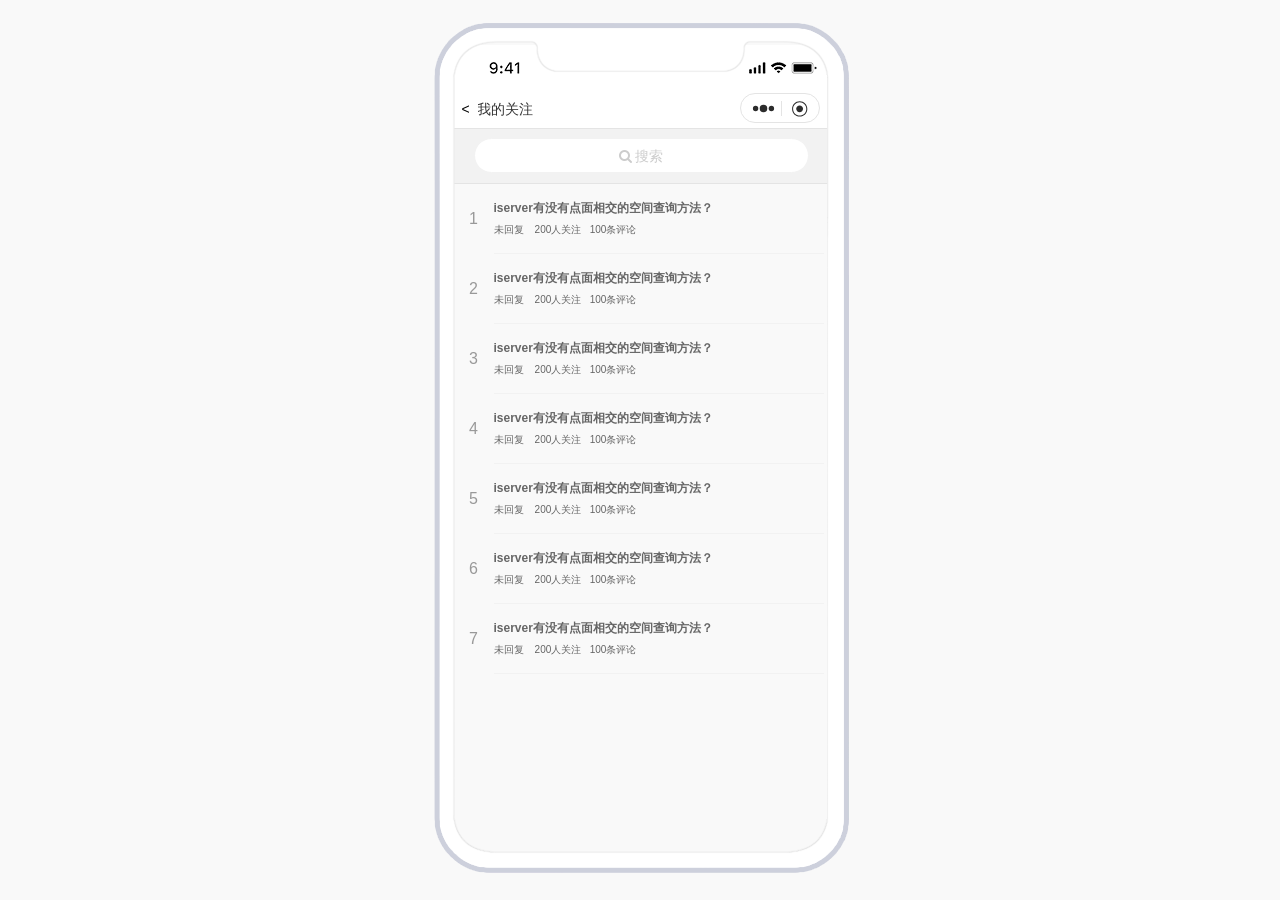
<file: 我的关注.html>
﻿<!DOCTYPE html>
<html>
  <head>
    <title>我的关注</title>
    <meta http-equiv="X-UA-Compatible" content="IE=edge"/>
    <meta http-equiv="content-type" content="text/html; charset=utf-8"/>
    <link href="resources/css/axure_rp_page.css" type="text/css" rel="stylesheet"/>
    <link href="data/styles.css" type="text/css" rel="stylesheet"/>
    <link href="files/我的关注/styles.css" type="text/css" rel="stylesheet"/>
    <link href="https://cdnjs.cloudflare.com/ajax/libs/font-awesome/4.7.0/css/font-awesome.css" type="text/css" rel="stylesheet"/>
    <script src="resources/scripts/jquery-3.2.1.min.js"></script>
    <script src="resources/scripts/axure/axQuery.js"></script>
    <script src="resources/scripts/axure/globals.js"></script>
    <script src="resources/scripts/axutils.js"></script>
    <script src="resources/scripts/axure/annotation.js"></script>
    <script src="resources/scripts/axure/axQuery.std.js"></script>
    <script src="resources/scripts/axure/doc.js"></script>
    <script src="resources/scripts/messagecenter.js"></script>
    <script src="resources/scripts/axure/events.js"></script>
    <script src="resources/scripts/axure/recording.js"></script>
    <script src="resources/scripts/axure/action.js"></script>
    <script src="resources/scripts/axure/expr.js"></script>
    <script src="resources/scripts/axure/geometry.js"></script>
    <script src="resources/scripts/axure/flyout.js"></script>
    <script src="resources/scripts/axure/model.js"></script>
    <script src="resources/scripts/axure/repeater.js"></script>
    <script src="resources/scripts/axure/sto.js"></script>
    <script src="resources/scripts/axure/utils.temp.js"></script>
    <script src="resources/scripts/axure/variables.js"></script>
    <script src="resources/scripts/axure/drag.js"></script>
    <script src="resources/scripts/axure/move.js"></script>
    <script src="resources/scripts/axure/visibility.js"></script>
    <script src="resources/scripts/axure/style.js"></script>
    <script src="resources/scripts/axure/adaptive.js"></script>
    <script src="resources/scripts/axure/tree.js"></script>
    <script src="resources/scripts/axure/init.temp.js"></script>
    <script src="resources/scripts/axure/legacy.js"></script>
    <script src="resources/scripts/axure/viewer.js"></script>
    <script src="resources/scripts/axure/math.js"></script>
    <script src="resources/scripts/axure/jquery.nicescroll.min.js"></script>
    <script src="data/document.js"></script>
    <script src="files/我的关注/data.js"></script>
    <script type="text/javascript">
      $axure.utils.getTransparentGifPath = function() { return 'resources/images/transparent.gif'; };
      $axure.utils.getOtherPath = function() { return 'resources/Other.html'; };
      $axure.utils.getReloadPath = function() { return 'resources/reload.html'; };
    </script>
  </head>
  <body>
    <div id="base" class="">

      <!-- Unnamed (微信小程序头部) -->

      <!-- 标题 (Dynamic Panel) -->
      <div id="u167" class="ax_default" data-label="标题">
        <div id="u167_state0" class="panel_state" data-label="State1" style="">
          <div id="u167_state0_content" class="panel_state_content">

            <!-- Unnamed (Rectangle) -->
            <div id="u168" class="ax_default _默认样式">
              <div id="u168_div" class=""></div>
              <div id="u168_text" class="text " style="display:none; visibility: hidden">
                <p></p>
              </div>
            </div>

            <!-- Unnamed (状态栏-IphoneX) -->

            <!-- Unnamed (Image) -->
            <div id="u170" class="ax_default _默认样式">
              <img id="u170_img" class="img " src="images/回答问题/u94.png"/>
              <div id="u170_text" class="text " style="display:none; visibility: hidden">
                <p></p>
              </div>
            </div>
            <div id="u169" style="display:none; visibility:hidden;"></div>

            <!-- Unnamed (Group) -->
            <div id="u171" class="ax_default" data-left="0" data-top="44" data-width="375" data-height="40">

              <!-- Unnamed (Rectangle) -->
              <div id="u172" class="ax_default _默认样式">
                <div id="u172_div" class=""></div>
                <div id="u172_text" class="text ">
                  <p><span>首页</span></p>
                </div>
              </div>

              <!-- Unnamed (Group) -->
              <div id="u173" class="ax_default" data-left="286" data-top="48" data-width="80" data-height="30">

                <!-- Unnamed (Rectangle) -->
                <div id="u174" class="ax_default _默认样式">
                  <div id="u174_div" class=""></div>
                  <div id="u174_text" class="text " style="display:none; visibility: hidden">
                    <p></p>
                  </div>
                </div>

                <!-- Unnamed (SVG) -->
                <div id="u175" class="ax_default _默认样式">
                  <img id="u175_img" class="img " src="images/回答问题/u99.svg"/>
                  <div id="u175_text" class="text " style="display:none; visibility: hidden">
                    <p></p>
                  </div>
                </div>

                <!-- Unnamed (SVG) -->
                <div id="u176" class="ax_default _默认样式">
                  <img id="u176_img" class="img " src="images/回答问题/u100.svg"/>
                  <div id="u176_text" class="text " style="display:none; visibility: hidden">
                    <p></p>
                  </div>
                </div>

                <!-- Unnamed (Vertical Line) -->
                <div id="u177" class="ax_default _默认样式">
                  <img id="u177_img" class="img " src="images/回答问题/u101.svg"/>
                  <div id="u177_text" class="text " style="display:none; visibility: hidden">
                    <p></p>
                  </div>
                </div>
              </div>
            </div>
          </div>
        </div>
        <div id="u167_state1" class="panel_state" data-label="State2" style="visibility: hidden;">
          <div id="u167_state1_content" class="panel_state_content">

            <!-- Unnamed (Rectangle) -->
            <div id="u178" class="ax_default _默认样式">
              <div id="u178_div" class=""></div>
              <div id="u178_text" class="text " style="display:none; visibility: hidden">
                <p></p>
              </div>
            </div>

            <!-- Unnamed (状态栏-IphoneX) -->

            <!-- Unnamed (Image) -->
            <div id="u180" class="ax_default _默认样式">
              <img id="u180_img" class="img " src="images/回答问题/u94.png"/>
              <div id="u180_text" class="text " style="display:none; visibility: hidden">
                <p></p>
              </div>
            </div>
            <div id="u179" style="display:none; visibility:hidden;"></div>

            <!-- Unnamed (Group) -->
            <div id="u181" class="ax_default" data-left="0" data-top="44" data-width="375" data-height="40">

              <!-- 首页 (Rectangle) -->
              <div id="u182" class="ax_default _默认样式" data-label="首页">
                <div id="u182_div" class=""></div>
                <div id="u182_text" class="text ">
                  <p><span>提个问题</span></p>
                </div>
              </div>

              <!-- Unnamed (Group) -->
              <div id="u183" class="ax_default" data-left="286" data-top="48" data-width="80" data-height="30">

                <!-- Unnamed (Rectangle) -->
                <div id="u184" class="ax_default _默认样式">
                  <div id="u184_div" class=""></div>
                  <div id="u184_text" class="text " style="display:none; visibility: hidden">
                    <p></p>
                  </div>
                </div>

                <!-- Unnamed (SVG) -->
                <div id="u185" class="ax_default _默认样式">
                  <img id="u185_img" class="img " src="images/回答问题/u99.svg"/>
                  <div id="u185_text" class="text " style="display:none; visibility: hidden">
                    <p></p>
                  </div>
                </div>

                <!-- Unnamed (SVG) -->
                <div id="u186" class="ax_default _默认样式">
                  <img id="u186_img" class="img " src="images/回答问题/u100.svg"/>
                  <div id="u186_text" class="text " style="display:none; visibility: hidden">
                    <p></p>
                  </div>
                </div>

                <!-- Unnamed (Vertical Line) -->
                <div id="u187" class="ax_default _默认样式">
                  <img id="u187_img" class="img " src="images/回答问题/u101.svg"/>
                  <div id="u187_text" class="text " style="display:none; visibility: hidden">
                    <p></p>
                  </div>
                </div>
              </div>
            </div>
          </div>
        </div>
        <div id="u167_state2" class="panel_state" data-label="State3" style="visibility: hidden;">
          <div id="u167_state2_content" class="panel_state_content">

            <!-- Unnamed (Rectangle) -->
            <div id="u188" class="ax_default _默认样式">
              <div id="u188_div" class=""></div>
              <div id="u188_text" class="text " style="display:none; visibility: hidden">
                <p></p>
              </div>
            </div>

            <!-- Unnamed (状态栏-IphoneX) -->

            <!-- Unnamed (Image) -->
            <div id="u190" class="ax_default _默认样式">
              <img id="u190_img" class="img " src="images/回答问题/u94.png"/>
              <div id="u190_text" class="text " style="display:none; visibility: hidden">
                <p></p>
              </div>
            </div>
            <div id="u189" style="display:none; visibility:hidden;"></div>

            <!-- Unnamed (Group) -->
            <div id="u191" class="ax_default" data-left="0" data-top="44" data-width="375" data-height="40">

              <!-- 提问 (Rectangle) -->
              <div id="u192" class="ax_default _默认样式" data-label="提问">
                <div id="u192_div" class=""></div>
                <div id="u192_text" class="text ">
                  <p><span>我的</span></p>
                </div>
              </div>

              <!-- Unnamed (Group) -->
              <div id="u193" class="ax_default" data-left="286" data-top="48" data-width="80" data-height="30">

                <!-- Unnamed (Rectangle) -->
                <div id="u194" class="ax_default _默认样式">
                  <div id="u194_div" class=""></div>
                  <div id="u194_text" class="text " style="display:none; visibility: hidden">
                    <p></p>
                  </div>
                </div>

                <!-- Unnamed (SVG) -->
                <div id="u195" class="ax_default _默认样式">
                  <img id="u195_img" class="img " src="images/回答问题/u99.svg"/>
                  <div id="u195_text" class="text " style="display:none; visibility: hidden">
                    <p></p>
                  </div>
                </div>

                <!-- Unnamed (SVG) -->
                <div id="u196" class="ax_default _默认样式">
                  <img id="u196_img" class="img " src="images/回答问题/u100.svg"/>
                  <div id="u196_text" class="text " style="display:none; visibility: hidden">
                    <p></p>
                  </div>
                </div>

                <!-- Unnamed (Vertical Line) -->
                <div id="u197" class="ax_default _默认样式">
                  <img id="u197_img" class="img " src="images/回答问题/u101.svg"/>
                  <div id="u197_text" class="text " style="display:none; visibility: hidden">
                    <p></p>
                  </div>
                </div>
              </div>
            </div>
          </div>
        </div>
        <div id="u167_state3" class="panel_state" data-label="State4" style="visibility: hidden;">
          <div id="u167_state3_content" class="panel_state_content">

            <!-- Unnamed (Rectangle) -->
            <div id="u198" class="ax_default _默认样式">
              <div id="u198_div" class=""></div>
              <div id="u198_text" class="text " style="display:none; visibility: hidden">
                <p></p>
              </div>
            </div>

            <!-- Unnamed (状态栏-IphoneX) -->

            <!-- Unnamed (Image) -->
            <div id="u200" class="ax_default _默认样式">
              <img id="u200_img" class="img " src="images/回答问题/u94.png"/>
              <div id="u200_text" class="text " style="display:none; visibility: hidden">
                <p></p>
              </div>
            </div>
            <div id="u199" style="display:none; visibility:hidden;"></div>

            <!-- Unnamed (Group) -->
            <div id="u201" class="ax_default" data-left="0" data-top="44" data-width="375" data-height="40">

              <!-- 提问 (Rectangle) -->
              <div id="u202" class="ax_default _默认样式" data-label="提问">
                <div id="u202_div" class=""></div>
                <div id="u202_text" class="text ">
                  <p><span>&nbsp;&nbsp; &lt; 问题详情</span></p>
                </div>
              </div>

              <!-- Unnamed (Group) -->
              <div id="u203" class="ax_default" data-left="286" data-top="48" data-width="80" data-height="30">

                <!-- Unnamed (Rectangle) -->
                <div id="u204" class="ax_default _默认样式">
                  <div id="u204_div" class=""></div>
                  <div id="u204_text" class="text " style="display:none; visibility: hidden">
                    <p></p>
                  </div>
                </div>

                <!-- Unnamed (SVG) -->
                <div id="u205" class="ax_default _默认样式">
                  <img id="u205_img" class="img " src="images/回答问题/u99.svg"/>
                  <div id="u205_text" class="text " style="display:none; visibility: hidden">
                    <p></p>
                  </div>
                </div>

                <!-- Unnamed (SVG) -->
                <div id="u206" class="ax_default _默认样式">
                  <img id="u206_img" class="img " src="images/回答问题/u100.svg"/>
                  <div id="u206_text" class="text " style="display:none; visibility: hidden">
                    <p></p>
                  </div>
                </div>

                <!-- Unnamed (Vertical Line) -->
                <div id="u207" class="ax_default _默认样式">
                  <img id="u207_img" class="img " src="images/回答问题/u101.svg"/>
                  <div id="u207_text" class="text " style="display:none; visibility: hidden">
                    <p></p>
                  </div>
                </div>
              </div>
            </div>

            <!-- Unnamed (Rectangle) -->
            <div id="u208" class="ax_default _默认样式">
              <div id="u208_div" class=""></div>
              <div id="u208_text" class="text ">
                <p><span>&lt;</span></p>
              </div>
            </div>
          </div>
        </div>
        <div id="u167_state4" class="panel_state" data-label="State7" style="visibility: hidden;">
          <div id="u167_state4_content" class="panel_state_content">

            <!-- Unnamed (Rectangle) -->
            <div id="u209" class="ax_default _默认样式">
              <div id="u209_div" class=""></div>
              <div id="u209_text" class="text " style="display:none; visibility: hidden">
                <p></p>
              </div>
            </div>

            <!-- Unnamed (状态栏-IphoneX) -->

            <!-- Unnamed (Image) -->
            <div id="u211" class="ax_default _默认样式">
              <img id="u211_img" class="img " src="images/回答问题/u94.png"/>
              <div id="u211_text" class="text " style="display:none; visibility: hidden">
                <p></p>
              </div>
            </div>
            <div id="u210" style="display:none; visibility:hidden;"></div>

            <!-- Unnamed (Group) -->
            <div id="u212" class="ax_default" data-left="0" data-top="44" data-width="375" data-height="40">

              <!-- 提问 (Rectangle) -->
              <div id="u213" class="ax_default _默认样式" data-label="提问">
                <div id="u213_div" class=""></div>
                <div id="u213_text" class="text ">
                  <p><span style="font-family:'Helvetica', sans-serif;">&nbsp;&nbsp; &lt; </span><span style="font-family:'PingFangSC-Regular', 'PingFang SC', sans-serif;">回答问题</span></p>
                </div>
              </div>

              <!-- Unnamed (Group) -->
              <div id="u214" class="ax_default" data-left="286" data-top="48" data-width="80" data-height="30">

                <!-- Unnamed (Rectangle) -->
                <div id="u215" class="ax_default _默认样式">
                  <div id="u215_div" class=""></div>
                  <div id="u215_text" class="text " style="display:none; visibility: hidden">
                    <p></p>
                  </div>
                </div>

                <!-- Unnamed (SVG) -->
                <div id="u216" class="ax_default _默认样式">
                  <img id="u216_img" class="img " src="images/回答问题/u99.svg"/>
                  <div id="u216_text" class="text " style="display:none; visibility: hidden">
                    <p></p>
                  </div>
                </div>

                <!-- Unnamed (SVG) -->
                <div id="u217" class="ax_default _默认样式">
                  <img id="u217_img" class="img " src="images/回答问题/u100.svg"/>
                  <div id="u217_text" class="text " style="display:none; visibility: hidden">
                    <p></p>
                  </div>
                </div>

                <!-- Unnamed (Vertical Line) -->
                <div id="u218" class="ax_default _默认样式">
                  <img id="u218_img" class="img " src="images/回答问题/u101.svg"/>
                  <div id="u218_text" class="text " style="display:none; visibility: hidden">
                    <p></p>
                  </div>
                </div>
              </div>
            </div>

            <!-- Unnamed (Rectangle) -->
            <div id="u219" class="ax_default _默认样式">
              <div id="u219_div" class=""></div>
              <div id="u219_text" class="text ">
                <p><span>&lt;</span></p>
              </div>
            </div>
          </div>
        </div>
        <div id="u167_state5" class="panel_state" data-label="State5" style="visibility: hidden;">
          <div id="u167_state5_content" class="panel_state_content">

            <!-- Unnamed (Rectangle) -->
            <div id="u220" class="ax_default _默认样式">
              <div id="u220_div" class=""></div>
              <div id="u220_text" class="text " style="display:none; visibility: hidden">
                <p></p>
              </div>
            </div>

            <!-- Unnamed (状态栏-IphoneX) -->

            <!-- Unnamed (Image) -->
            <div id="u222" class="ax_default _默认样式">
              <img id="u222_img" class="img " src="images/回答问题/u94.png"/>
              <div id="u222_text" class="text " style="display:none; visibility: hidden">
                <p></p>
              </div>
            </div>
            <div id="u221" style="display:none; visibility:hidden;"></div>

            <!-- Unnamed (Group) -->
            <div id="u223" class="ax_default" data-left="0" data-top="44" data-width="375" data-height="40">

              <!-- 提问 (Rectangle) -->
              <div id="u224" class="ax_default _默认样式" data-label="提问">
                <div id="u224_div" class=""></div>
                <div id="u224_text" class="text ">
                  <p><span>&nbsp; &lt;&nbsp; 我的提问</span></p>
                </div>
              </div>

              <!-- Unnamed (Group) -->
              <div id="u225" class="ax_default" data-left="286" data-top="48" data-width="80" data-height="30">

                <!-- Unnamed (Rectangle) -->
                <div id="u226" class="ax_default _默认样式">
                  <div id="u226_div" class=""></div>
                  <div id="u226_text" class="text " style="display:none; visibility: hidden">
                    <p></p>
                  </div>
                </div>

                <!-- Unnamed (SVG) -->
                <div id="u227" class="ax_default _默认样式">
                  <img id="u227_img" class="img " src="images/回答问题/u99.svg"/>
                  <div id="u227_text" class="text " style="display:none; visibility: hidden">
                    <p></p>
                  </div>
                </div>

                <!-- Unnamed (SVG) -->
                <div id="u228" class="ax_default _默认样式">
                  <img id="u228_img" class="img " src="images/回答问题/u100.svg"/>
                  <div id="u228_text" class="text " style="display:none; visibility: hidden">
                    <p></p>
                  </div>
                </div>

                <!-- Unnamed (Vertical Line) -->
                <div id="u229" class="ax_default _默认样式">
                  <img id="u229_img" class="img " src="images/回答问题/u101.svg"/>
                  <div id="u229_text" class="text " style="display:none; visibility: hidden">
                    <p></p>
                  </div>
                </div>
              </div>
            </div>

            <!-- Unnamed (Rectangle) -->
            <div id="u230" class="ax_default _默认样式">
              <div id="u230_div" class=""></div>
              <div id="u230_text" class="text ">
                <p><span>&lt;</span></p>
              </div>
            </div>
          </div>
        </div>
        <div id="u167_state6" class="panel_state" data-label="State6" style="visibility: hidden;">
          <div id="u167_state6_content" class="panel_state_content">

            <!-- Unnamed (Rectangle) -->
            <div id="u231" class="ax_default _默认样式">
              <div id="u231_div" class=""></div>
              <div id="u231_text" class="text " style="display:none; visibility: hidden">
                <p></p>
              </div>
            </div>

            <!-- Unnamed (状态栏-IphoneX) -->

            <!-- Unnamed (Image) -->
            <div id="u233" class="ax_default _默认样式">
              <img id="u233_img" class="img " src="images/回答问题/u94.png"/>
              <div id="u233_text" class="text " style="display:none; visibility: hidden">
                <p></p>
              </div>
            </div>
            <div id="u232" style="display:none; visibility:hidden;"></div>

            <!-- Unnamed (Group) -->
            <div id="u234" class="ax_default" data-left="0" data-top="44" data-width="375" data-height="40">

              <!-- 提问 (Rectangle) -->
              <div id="u235" class="ax_default _默认样式" data-label="提问">
                <div id="u235_div" class=""></div>
                <div id="u235_text" class="text ">
                  <p><span>&nbsp; &lt;&nbsp; 我的关注</span></p>
                </div>
              </div>

              <!-- Unnamed (Group) -->
              <div id="u236" class="ax_default" data-left="286" data-top="48" data-width="80" data-height="30">

                <!-- Unnamed (Rectangle) -->
                <div id="u237" class="ax_default _默认样式">
                  <div id="u237_div" class=""></div>
                  <div id="u237_text" class="text " style="display:none; visibility: hidden">
                    <p></p>
                  </div>
                </div>

                <!-- Unnamed (SVG) -->
                <div id="u238" class="ax_default _默认样式">
                  <img id="u238_img" class="img " src="images/回答问题/u99.svg"/>
                  <div id="u238_text" class="text " style="display:none; visibility: hidden">
                    <p></p>
                  </div>
                </div>

                <!-- Unnamed (SVG) -->
                <div id="u239" class="ax_default _默认样式">
                  <img id="u239_img" class="img " src="images/回答问题/u100.svg"/>
                  <div id="u239_text" class="text " style="display:none; visibility: hidden">
                    <p></p>
                  </div>
                </div>

                <!-- Unnamed (Vertical Line) -->
                <div id="u240" class="ax_default _默认样式">
                  <img id="u240_img" class="img " src="images/回答问题/u101.svg"/>
                  <div id="u240_text" class="text " style="display:none; visibility: hidden">
                    <p></p>
                  </div>
                </div>
              </div>
            </div>

            <!-- Unnamed (Rectangle) -->
            <div id="u241" class="ax_default _默认样式">
              <div id="u241_div" class=""></div>
              <div id="u241_text" class="text ">
                <p><span>&lt;</span></p>
              </div>
            </div>
          </div>
        </div>
      </div>
      <div id="u166" style="display:none; visibility:hidden;"></div>

      <!-- Unnamed (IPhone X White) -->

      <!-- Unnamed (Group) -->
      <div id="u243" class="ax_default" data-left="25" data-top="20" data-width="421" data-height="860">

        <!-- Unnamed (Group) -->
        <div id="u244" class="ax_default" data-left="25" data-top="20" data-width="421" data-height="860">

          <!-- Unnamed (Image) -->
          <div id="u245" class="ax_default _默认样式">
            <img id="u245_img" class="img " src="images/回答问题/u85.png"/>
            <div id="u245_text" class="text " style="display:none; visibility: hidden">
              <p></p>
            </div>
          </div>

          <!-- Unnamed (Image) -->
          <div id="u246" class="ax_default _默认样式">
            <img id="u246_img" class="img " src="images/回答问题/u86.png"/>
            <div id="u246_text" class="text " style="display:none; visibility: hidden">
              <p></p>
            </div>
          </div>

          <!-- Unnamed (Image) -->
          <div id="u247" class="ax_default _默认样式">
            <img id="u247_img" class="img " src="images/回答问题/u87.png"/>
            <div id="u247_text" class="text " style="display:none; visibility: hidden">
              <p></p>
            </div>
          </div>

          <!-- Unnamed (Rectangle) -->
          <div id="u248" class="ax_default _默认样式">
            <div id="u248_div" class=""></div>
            <div id="u248_text" class="text " style="display:none; visibility: hidden">
              <p></p>
            </div>
          </div>

          <!-- Unnamed (Image) -->
          <div id="u249" class="ax_default _默认样式">
            <img id="u249_img" class="img " src="images/回答问题/u89.png"/>
            <div id="u249_text" class="text " style="display:none; visibility: hidden">
              <p></p>
            </div>
          </div>
        </div>
      </div>
      <div id="u242" style="display:none; visibility:hidden;"></div>

      <!-- 动作面板 (Dynamic Panel) -->
      <div id="u250" class="ax_default ax_default_hidden" data-label="动作面板" style="display:none; visibility: hidden">
        <div id="u250_state0" class="panel_state" data-label="关于小程序" style="">
          <div id="u250_state0_content" class="panel_state_content">

            <!-- Unnamed (Group) -->
            <div id="u251" class="ax_default" data-left="0" data-top="615" data-width="375" data-height="200">

              <!-- Unnamed (Group) -->
              <div id="u252" class="ax_default" data-left="0" data-top="615" data-width="375" data-height="200">

                <!-- Unnamed (Rectangle) -->
                <div id="u253" class="ax_default _默认样式">
                  <div id="u253_div" class=""></div>
                  <div id="u253_text" class="text " style="display:none; visibility: hidden">
                    <p></p>
                  </div>
                </div>
              </div>

              <!-- Unnamed (Rectangle) -->
              <div id="u254" class="ax_default _默认样式">
                <div id="u254_div" class=""></div>
                <div id="u254_text" class="text ">
                  <p><span>关于</span></p>
                </div>
              </div>

              <!-- Unnamed (Rectangle) -->
              <div id="u255" class="ax_default _默认样式">
                <div id="u255_div" class=""></div>
                <div id="u255_text" class="text ">
                  <p><span>转发</span></p>
                </div>
              </div>

              <!-- Unnamed (Rectangle) -->
              <div id="u256" class="ax_default _默认样式">
                <div id="u256_div" class=""></div>
                <div id="u256_text" class="text ">
                  <p><span>添加到我的小程序</span></p>
                </div>
              </div>

              <!-- Unnamed (Rectangle) -->
              <div id="u257" class="ax_default _默认样式">
                <div id="u257_div" class=""></div>
                <div id="u257_text" class="text ">
                  <p><span>取消</span></p>
                </div>
              </div>
            </div>
          </div>
        </div>
      </div>

      <!-- 吐司提示 (Dynamic Panel) -->
      <div id="u258" class="ax_default ax_default_hidden" data-label="吐司提示" style="display:none; visibility: hidden">
        <div id="u258_state0" class="panel_state" data-label="已添加" style="">
          <div id="u258_state0_content" class="panel_state_content">

            <!-- Unnamed (Group) -->
            <div id="u259" class="ax_default" data-left="114" data-top="352" data-width="150" data-height="110">

              <!-- Unnamed (Rectangle) -->
              <div id="u260" class="ax_default _默认样式">
                <img id="u260_img" class="img " src="images/登录界面/u19.svg"/>
                <div id="u260_text" class="text ">
                  <p><span></span></p>
                </div>
              </div>

              <!-- Unnamed (Rectangle) -->
              <div id="u261" class="ax_default _默认样式">
                <div id="u261_div" class=""></div>
                <div id="u261_text" class="text ">
                  <p><span>已添加</span></p>
                </div>
              </div>
            </div>
          </div>
        </div>
        <div id="u258_state1" class="panel_state" data-label="已发送" style="visibility: hidden;">
          <div id="u258_state1_content" class="panel_state_content">

            <!-- Unnamed (Group) -->
            <div id="u262" class="ax_default" data-left="114" data-top="352" data-width="150" data-height="110">

              <!-- Unnamed (Rectangle) -->
              <div id="u263" class="ax_default _默认样式">
                <img id="u263_img" class="img " src="images/登录界面/u19.svg"/>
                <div id="u263_text" class="text ">
                  <p><span></span></p>
                </div>
              </div>

              <!-- Unnamed (Rectangle) -->
              <div id="u264" class="ax_default _默认样式">
                <div id="u264_div" class=""></div>
                <div id="u264_text" class="text ">
                  <p><span>已发送</span></p>
                </div>
              </div>
            </div>
          </div>
        </div>
      </div>

      <!-- 搜索栏 (Dynamic Panel) -->
      <div id="u265" class="ax_default" data-label="搜索栏">
        <div id="u265_state0" class="panel_state" data-label="默认状态" style="">
          <div id="u265_state0_content" class="panel_state_content">

            <!-- Unnamed (Rectangle) -->
            <div id="u266" class="ax_default _默认样式">
              <div id="u266_div" class=""></div>
              <div id="u266_text" class="text " style="display:none; visibility: hidden">
                <p></p>
              </div>
            </div>

            <!-- Unnamed (Rectangle) -->
            <div id="u267" class="ax_default _默认样式">
              <div id="u267_div" class=""></div>
              <div id="u267_text" class="text ">
                <p><span style="font-family:'FontAwesome', sans-serif;font-weight:400;"></span><span style="font-family:'微软雅黑', sans-serif;font-weight:400;"> 搜索</span></p>
              </div>
            </div>
          </div>
        </div>
        <div id="u265_state1" class="panel_state" data-label="激活状态" style="visibility: hidden;">
          <div id="u265_state1_content" class="panel_state_content">

            <!-- Unnamed (Rectangle) -->
            <div id="u268" class="ax_default _默认样式">
              <div id="u268_div" class=""></div>
              <div id="u268_text" class="text " style="display:none; visibility: hidden">
                <p></p>
              </div>
            </div>

            <!-- Unnamed (Rectangle) -->
            <div id="u269" class="ax_default _默认样式">
              <div id="u269_div" class=""></div>
              <div id="u269_text" class="text ">
                <p><span style="font-family:'FontAwesome', sans-serif;font-weight:400;"></span><span style="font-family:'微软雅黑', sans-serif;font-weight:400;"> </span></p>
              </div>
            </div>

            <!-- Unnamed (Rectangle) -->
            <div id="u270" class="ax_default _默认样式">
              <div id="u270_div" class=""></div>
              <div id="u270_text" class="text ">
                <p><span>取消</span></p>
              </div>
            </div>

            <!-- Unnamed (Group) -->
            <div id="u271" class="ax_default" data-left="49" data-top="10" data-width="216" data-height="35">

              <!-- 输入框 (Text Field) -->
              <div id="u272" class="ax_default _默认样式" data-label="输入框">
                <div id="u272_div" class=""></div>
                <input id="u272_input" type="text" value="A" class="u272_input" maxlength="20"/>
              </div>

              <!-- 清除 (Rectangle) -->
              <div id="u273" class="ax_default _默认样式 ax_default_hidden" data-label="清除" style="display:none; visibility: hidden">
                <div id="u273_div" class=""></div>
                <div id="u273_text" class="text ">
                  <p><span></span></p>
                </div>
              </div>
            </div>
          </div>
        </div>
      </div>

      <!-- Unnamed (Repeater) -->
      <div id="u274" class="ax_default">
        <script id="u274_script" type="axure-repeater-template">

          <!-- Unnamed (Rectangle) -->
          <div id="u275" class="ax_default _默认样式 u275">
            <div id="u275_div" class="u275_div"></div>
            <div id="u275_text" class="text u275_text">
              <p style="font-size:12px;"><span style="font-family:'微软雅黑 Bold', '微软雅黑 Regular', '微软雅黑', sans-serif;font-weight:700;">iserver有没有点面相交的空间查询方法？</span></p><p style="font-size:10px;"><span style="font-family:'微软雅黑 Light', '微软雅黑 Regular', '微软雅黑', sans-serif;font-weight:250;">未回复&nbsp; &nbsp; 200人关注&nbsp;&nbsp; 100条评论</span></p>
            </div>
          </div>

          <!-- 序号 (Rectangle) -->
          <div id="u276" class="ax_default _默认样式 u276" data-label="序号">
            <div id="u276_div" class="u276_div"></div>
            <div id="u276_text" class="text u276_text">
              <p><span>1</span></p>
            </div>
          </div>
        </script>
        <div id="u274-1" class="preeval" style="width: 370px; height: 70px;">

          <!-- Unnamed (Rectangle) -->
          <div id="u275-1" class="ax_default _默认样式 u275" style="width: 330px; height: 70px; left: 40px; top: 0px;visibility: inherit">
            <div id="u275-1_div" class="u275_div" style="width: 330px; height: 70px;visibility: inherit"></div>
            <div id="u275-1_text" class="text u275_text" style="visibility: inherit">
              <p style="font-size:12px;"><span style="font-family:'微软雅黑 Bold', '微软雅黑 Regular', '微软雅黑', sans-serif;font-weight:700;">iserver有没有点面相交的空间查询方法？</span></p><p style="font-size:10px;"><span style="font-family:'微软雅黑 Light', '微软雅黑 Regular', '微软雅黑', sans-serif;font-weight:250;">未回复&nbsp; &nbsp; 200人关注&nbsp;&nbsp; 100条评论</span></p>
            </div>
          </div>

          <!-- 序号 (Rectangle) -->
          <div id="u276-1" class="ax_default _默认样式 u276" data-label="序号" style="width: 40px; height: 70px; left: 0px; top: 0px;visibility: inherit">
            <div id="u276-1_div" class="u276_div" style="width: 40px; height: 70px;visibility: inherit"></div>
            <div id="u276-1_text" class="text u276_text" style="visibility: inherit">
              <p><span>1</span></p>
            </div>
          </div>
        </div>
        <div id="u274-2" class="preeval" style="width: 370px; height: 70px;">

          <!-- Unnamed (Rectangle) -->
          <div id="u275-2" class="ax_default _默认样式 u275" style="width: 330px; height: 70px; left: 40px; top: 0px;visibility: inherit">
            <div id="u275-2_div" class="u275_div" style="width: 330px; height: 70px;visibility: inherit"></div>
            <div id="u275-2_text" class="text u275_text" style="visibility: inherit">
              <p style="font-size:12px;"><span style="font-family:'微软雅黑 Bold', '微软雅黑 Regular', '微软雅黑', sans-serif;font-weight:700;">iserver有没有点面相交的空间查询方法？</span></p><p style="font-size:10px;"><span style="font-family:'微软雅黑 Light', '微软雅黑 Regular', '微软雅黑', sans-serif;font-weight:250;">未回复&nbsp; &nbsp; 200人关注&nbsp;&nbsp; 100条评论</span></p>
            </div>
          </div>

          <!-- 序号 (Rectangle) -->
          <div id="u276-2" class="ax_default _默认样式 u276" data-label="序号" style="width: 40px; height: 70px; left: 0px; top: 0px;visibility: inherit">
            <div id="u276-2_div" class="u276_div" style="width: 40px; height: 70px;visibility: inherit"></div>
            <div id="u276-2_text" class="text u276_text" style="visibility: inherit">
              <p><span>2</span></p>
            </div>
          </div>
        </div>
        <div id="u274-3" class="preeval" style="width: 370px; height: 70px;">

          <!-- Unnamed (Rectangle) -->
          <div id="u275-3" class="ax_default _默认样式 u275" style="width: 330px; height: 70px; left: 40px; top: 0px;visibility: inherit">
            <div id="u275-3_div" class="u275_div" style="width: 330px; height: 70px;visibility: inherit"></div>
            <div id="u275-3_text" class="text u275_text" style="visibility: inherit">
              <p style="font-size:12px;"><span style="font-family:'微软雅黑 Bold', '微软雅黑 Regular', '微软雅黑', sans-serif;font-weight:700;">iserver有没有点面相交的空间查询方法？</span></p><p style="font-size:10px;"><span style="font-family:'微软雅黑 Light', '微软雅黑 Regular', '微软雅黑', sans-serif;font-weight:250;">未回复&nbsp; &nbsp; 200人关注&nbsp;&nbsp; 100条评论</span></p>
            </div>
          </div>

          <!-- 序号 (Rectangle) -->
          <div id="u276-3" class="ax_default _默认样式 u276" data-label="序号" style="width: 40px; height: 70px; left: 0px; top: 0px;visibility: inherit">
            <div id="u276-3_div" class="u276_div" style="width: 40px; height: 70px;visibility: inherit"></div>
            <div id="u276-3_text" class="text u276_text" style="visibility: inherit">
              <p><span>3</span></p>
            </div>
          </div>
        </div>
        <div id="u274-4" class="preeval" style="width: 370px; height: 70px;">

          <!-- Unnamed (Rectangle) -->
          <div id="u275-4" class="ax_default _默认样式 u275" style="width: 330px; height: 70px; left: 40px; top: 0px;visibility: inherit">
            <div id="u275-4_div" class="u275_div" style="width: 330px; height: 70px;visibility: inherit"></div>
            <div id="u275-4_text" class="text u275_text" style="visibility: inherit">
              <p style="font-size:12px;"><span style="font-family:'微软雅黑 Bold', '微软雅黑 Regular', '微软雅黑', sans-serif;font-weight:700;">iserver有没有点面相交的空间查询方法？</span></p><p style="font-size:10px;"><span style="font-family:'微软雅黑 Light', '微软雅黑 Regular', '微软雅黑', sans-serif;font-weight:250;">未回复&nbsp; &nbsp; 200人关注&nbsp;&nbsp; 100条评论</span></p>
            </div>
          </div>

          <!-- 序号 (Rectangle) -->
          <div id="u276-4" class="ax_default _默认样式 u276" data-label="序号" style="width: 40px; height: 70px; left: 0px; top: 0px;visibility: inherit">
            <div id="u276-4_div" class="u276_div" style="width: 40px; height: 70px;visibility: inherit"></div>
            <div id="u276-4_text" class="text u276_text" style="visibility: inherit">
              <p><span>4</span></p>
            </div>
          </div>
        </div>
        <div id="u274-5" class="preeval" style="width: 370px; height: 70px;">

          <!-- Unnamed (Rectangle) -->
          <div id="u275-5" class="ax_default _默认样式 u275" style="width: 330px; height: 70px; left: 40px; top: 0px;visibility: inherit">
            <div id="u275-5_div" class="u275_div" style="width: 330px; height: 70px;visibility: inherit"></div>
            <div id="u275-5_text" class="text u275_text" style="visibility: inherit">
              <p style="font-size:12px;"><span style="font-family:'微软雅黑 Bold', '微软雅黑 Regular', '微软雅黑', sans-serif;font-weight:700;">iserver有没有点面相交的空间查询方法？</span></p><p style="font-size:10px;"><span style="font-family:'微软雅黑 Light', '微软雅黑 Regular', '微软雅黑', sans-serif;font-weight:250;">未回复&nbsp; &nbsp; 200人关注&nbsp;&nbsp; 100条评论</span></p>
            </div>
          </div>

          <!-- 序号 (Rectangle) -->
          <div id="u276-5" class="ax_default _默认样式 u276" data-label="序号" style="width: 40px; height: 70px; left: 0px; top: 0px;visibility: inherit">
            <div id="u276-5_div" class="u276_div" style="width: 40px; height: 70px;visibility: inherit"></div>
            <div id="u276-5_text" class="text u276_text" style="visibility: inherit">
              <p><span>5</span></p>
            </div>
          </div>
        </div>
        <div id="u274-6" class="preeval" style="width: 370px; height: 70px;">

          <!-- Unnamed (Rectangle) -->
          <div id="u275-6" class="ax_default _默认样式 u275" style="width: 330px; height: 70px; left: 40px; top: 0px;visibility: inherit">
            <div id="u275-6_div" class="u275_div" style="width: 330px; height: 70px;visibility: inherit"></div>
            <div id="u275-6_text" class="text u275_text" style="visibility: inherit">
              <p style="font-size:12px;"><span style="font-family:'微软雅黑 Bold', '微软雅黑 Regular', '微软雅黑', sans-serif;font-weight:700;">iserver有没有点面相交的空间查询方法？</span></p><p style="font-size:10px;"><span style="font-family:'微软雅黑 Light', '微软雅黑 Regular', '微软雅黑', sans-serif;font-weight:250;">未回复&nbsp; &nbsp; 200人关注&nbsp;&nbsp; 100条评论</span></p>
            </div>
          </div>

          <!-- 序号 (Rectangle) -->
          <div id="u276-6" class="ax_default _默认样式 u276" data-label="序号" style="width: 40px; height: 70px; left: 0px; top: 0px;visibility: inherit">
            <div id="u276-6_div" class="u276_div" style="width: 40px; height: 70px;visibility: inherit"></div>
            <div id="u276-6_text" class="text u276_text" style="visibility: inherit">
              <p><span>6</span></p>
            </div>
          </div>
        </div>
        <div id="u274-7" class="preeval" style="width: 370px; height: 70px;">

          <!-- Unnamed (Rectangle) -->
          <div id="u275-7" class="ax_default _默认样式 u275" style="width: 330px; height: 70px; left: 40px; top: 0px;visibility: inherit">
            <div id="u275-7_div" class="u275_div" style="width: 330px; height: 70px;visibility: inherit"></div>
            <div id="u275-7_text" class="text u275_text" style="visibility: inherit">
              <p style="font-size:12px;"><span style="font-family:'微软雅黑 Bold', '微软雅黑 Regular', '微软雅黑', sans-serif;font-weight:700;">iserver有没有点面相交的空间查询方法？</span></p><p style="font-size:10px;"><span style="font-family:'微软雅黑 Light', '微软雅黑 Regular', '微软雅黑', sans-serif;font-weight:250;">未回复&nbsp; &nbsp; 200人关注&nbsp;&nbsp; 100条评论</span></p>
            </div>
          </div>

          <!-- 序号 (Rectangle) -->
          <div id="u276-7" class="ax_default _默认样式 u276" data-label="序号" style="width: 40px; height: 70px; left: 0px; top: 0px;visibility: inherit">
            <div id="u276-7_div" class="u276_div" style="width: 40px; height: 70px;visibility: inherit"></div>
            <div id="u276-7_text" class="text u276_text" style="visibility: inherit">
              <p><span>7</span></p>
            </div>
          </div>
        </div>
      </div>
    </div>
    <script src="resources/scripts/axure/ios.js"></script>
  </body>
</html>
</file>
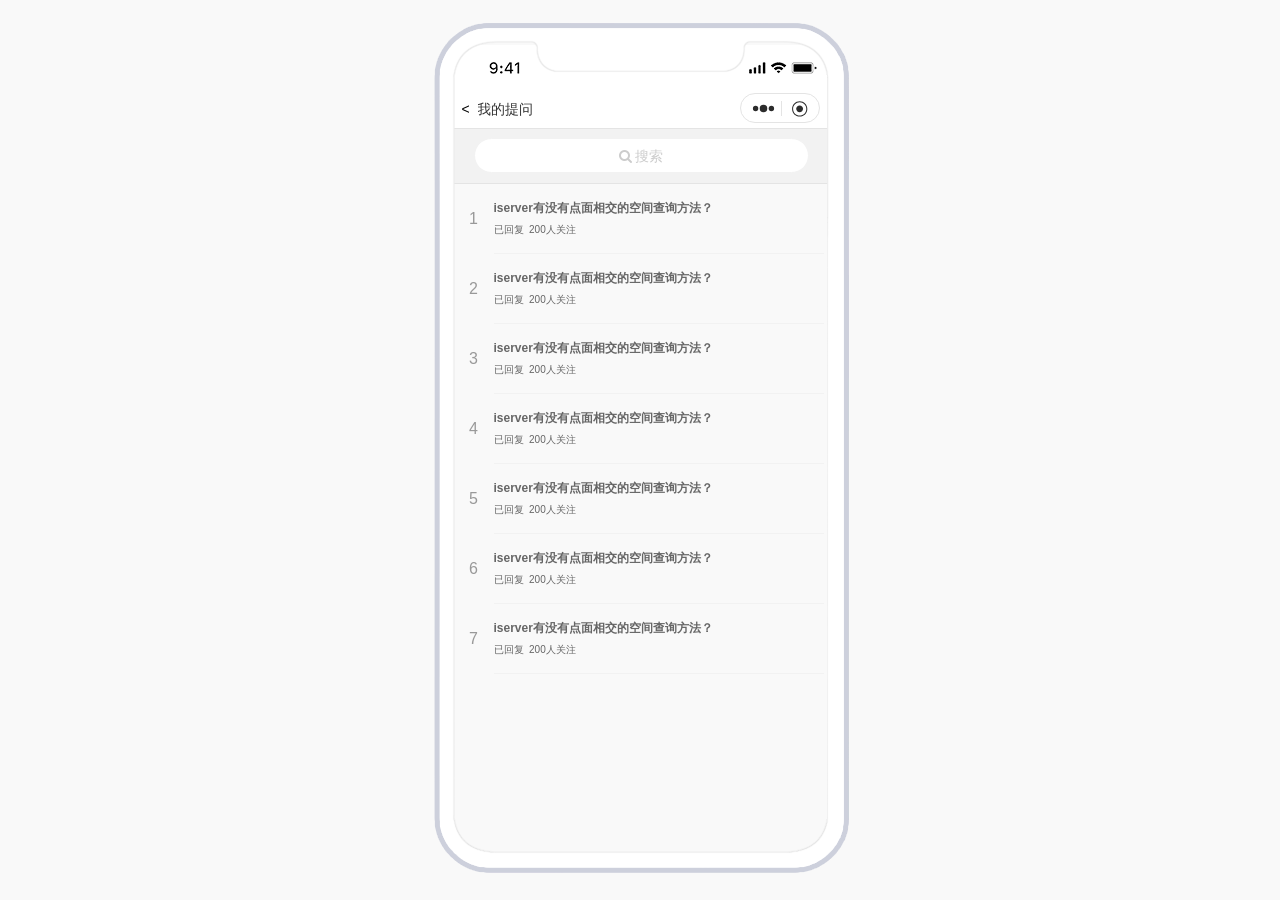
<file: 我的提问.html>
﻿<!DOCTYPE html>
<html>
  <head>
    <title>我的提问</title>
    <meta http-equiv="X-UA-Compatible" content="IE=edge"/>
    <meta http-equiv="content-type" content="text/html; charset=utf-8"/>
    <link href="resources/css/axure_rp_page.css" type="text/css" rel="stylesheet"/>
    <link href="data/styles.css" type="text/css" rel="stylesheet"/>
    <link href="files/我的提问/styles.css" type="text/css" rel="stylesheet"/>
    <link href="https://cdnjs.cloudflare.com/ajax/libs/font-awesome/4.7.0/css/font-awesome.css" type="text/css" rel="stylesheet"/>
    <script src="resources/scripts/jquery-3.2.1.min.js"></script>
    <script src="resources/scripts/axure/axQuery.js"></script>
    <script src="resources/scripts/axure/globals.js"></script>
    <script src="resources/scripts/axutils.js"></script>
    <script src="resources/scripts/axure/annotation.js"></script>
    <script src="resources/scripts/axure/axQuery.std.js"></script>
    <script src="resources/scripts/axure/doc.js"></script>
    <script src="resources/scripts/messagecenter.js"></script>
    <script src="resources/scripts/axure/events.js"></script>
    <script src="resources/scripts/axure/recording.js"></script>
    <script src="resources/scripts/axure/action.js"></script>
    <script src="resources/scripts/axure/expr.js"></script>
    <script src="resources/scripts/axure/geometry.js"></script>
    <script src="resources/scripts/axure/flyout.js"></script>
    <script src="resources/scripts/axure/model.js"></script>
    <script src="resources/scripts/axure/repeater.js"></script>
    <script src="resources/scripts/axure/sto.js"></script>
    <script src="resources/scripts/axure/utils.temp.js"></script>
    <script src="resources/scripts/axure/variables.js"></script>
    <script src="resources/scripts/axure/drag.js"></script>
    <script src="resources/scripts/axure/move.js"></script>
    <script src="resources/scripts/axure/visibility.js"></script>
    <script src="resources/scripts/axure/style.js"></script>
    <script src="resources/scripts/axure/adaptive.js"></script>
    <script src="resources/scripts/axure/tree.js"></script>
    <script src="resources/scripts/axure/init.temp.js"></script>
    <script src="resources/scripts/axure/legacy.js"></script>
    <script src="resources/scripts/axure/viewer.js"></script>
    <script src="resources/scripts/axure/math.js"></script>
    <script src="resources/scripts/axure/jquery.nicescroll.min.js"></script>
    <script src="data/document.js"></script>
    <script src="files/我的提问/data.js"></script>
    <script type="text/javascript">
      $axure.utils.getTransparentGifPath = function() { return 'resources/images/transparent.gif'; };
      $axure.utils.getOtherPath = function() { return 'resources/Other.html'; };
      $axure.utils.getReloadPath = function() { return 'resources/reload.html'; };
    </script>
  </head>
  <body>
    <div id="base" class="">

      <!-- Unnamed (微信小程序头部) -->

      <!-- 标题 (Dynamic Panel) -->
      <div id="u278" class="ax_default" data-label="标题">
        <div id="u278_state0" class="panel_state" data-label="State1" style="">
          <div id="u278_state0_content" class="panel_state_content">

            <!-- Unnamed (Rectangle) -->
            <div id="u279" class="ax_default _默认样式">
              <div id="u279_div" class=""></div>
              <div id="u279_text" class="text " style="display:none; visibility: hidden">
                <p></p>
              </div>
            </div>

            <!-- Unnamed (状态栏-IphoneX) -->

            <!-- Unnamed (Image) -->
            <div id="u281" class="ax_default _默认样式">
              <img id="u281_img" class="img " src="images/回答问题/u94.png"/>
              <div id="u281_text" class="text " style="display:none; visibility: hidden">
                <p></p>
              </div>
            </div>
            <div id="u280" style="display:none; visibility:hidden;"></div>

            <!-- Unnamed (Group) -->
            <div id="u282" class="ax_default" data-left="0" data-top="44" data-width="375" data-height="40">

              <!-- Unnamed (Rectangle) -->
              <div id="u283" class="ax_default _默认样式">
                <div id="u283_div" class=""></div>
                <div id="u283_text" class="text ">
                  <p><span>首页</span></p>
                </div>
              </div>

              <!-- Unnamed (Group) -->
              <div id="u284" class="ax_default" data-left="286" data-top="48" data-width="80" data-height="30">

                <!-- Unnamed (Rectangle) -->
                <div id="u285" class="ax_default _默认样式">
                  <div id="u285_div" class=""></div>
                  <div id="u285_text" class="text " style="display:none; visibility: hidden">
                    <p></p>
                  </div>
                </div>

                <!-- Unnamed (SVG) -->
                <div id="u286" class="ax_default _默认样式">
                  <img id="u286_img" class="img " src="images/回答问题/u99.svg"/>
                  <div id="u286_text" class="text " style="display:none; visibility: hidden">
                    <p></p>
                  </div>
                </div>

                <!-- Unnamed (SVG) -->
                <div id="u287" class="ax_default _默认样式">
                  <img id="u287_img" class="img " src="images/回答问题/u100.svg"/>
                  <div id="u287_text" class="text " style="display:none; visibility: hidden">
                    <p></p>
                  </div>
                </div>

                <!-- Unnamed (Vertical Line) -->
                <div id="u288" class="ax_default _默认样式">
                  <img id="u288_img" class="img " src="images/回答问题/u101.svg"/>
                  <div id="u288_text" class="text " style="display:none; visibility: hidden">
                    <p></p>
                  </div>
                </div>
              </div>
            </div>
          </div>
        </div>
        <div id="u278_state1" class="panel_state" data-label="State2" style="visibility: hidden;">
          <div id="u278_state1_content" class="panel_state_content">

            <!-- Unnamed (Rectangle) -->
            <div id="u289" class="ax_default _默认样式">
              <div id="u289_div" class=""></div>
              <div id="u289_text" class="text " style="display:none; visibility: hidden">
                <p></p>
              </div>
            </div>

            <!-- Unnamed (状态栏-IphoneX) -->

            <!-- Unnamed (Image) -->
            <div id="u291" class="ax_default _默认样式">
              <img id="u291_img" class="img " src="images/回答问题/u94.png"/>
              <div id="u291_text" class="text " style="display:none; visibility: hidden">
                <p></p>
              </div>
            </div>
            <div id="u290" style="display:none; visibility:hidden;"></div>

            <!-- Unnamed (Group) -->
            <div id="u292" class="ax_default" data-left="0" data-top="44" data-width="375" data-height="40">

              <!-- 首页 (Rectangle) -->
              <div id="u293" class="ax_default _默认样式" data-label="首页">
                <div id="u293_div" class=""></div>
                <div id="u293_text" class="text ">
                  <p><span>提个问题</span></p>
                </div>
              </div>

              <!-- Unnamed (Group) -->
              <div id="u294" class="ax_default" data-left="286" data-top="48" data-width="80" data-height="30">

                <!-- Unnamed (Rectangle) -->
                <div id="u295" class="ax_default _默认样式">
                  <div id="u295_div" class=""></div>
                  <div id="u295_text" class="text " style="display:none; visibility: hidden">
                    <p></p>
                  </div>
                </div>

                <!-- Unnamed (SVG) -->
                <div id="u296" class="ax_default _默认样式">
                  <img id="u296_img" class="img " src="images/回答问题/u99.svg"/>
                  <div id="u296_text" class="text " style="display:none; visibility: hidden">
                    <p></p>
                  </div>
                </div>

                <!-- Unnamed (SVG) -->
                <div id="u297" class="ax_default _默认样式">
                  <img id="u297_img" class="img " src="images/回答问题/u100.svg"/>
                  <div id="u297_text" class="text " style="display:none; visibility: hidden">
                    <p></p>
                  </div>
                </div>

                <!-- Unnamed (Vertical Line) -->
                <div id="u298" class="ax_default _默认样式">
                  <img id="u298_img" class="img " src="images/回答问题/u101.svg"/>
                  <div id="u298_text" class="text " style="display:none; visibility: hidden">
                    <p></p>
                  </div>
                </div>
              </div>
            </div>
          </div>
        </div>
        <div id="u278_state2" class="panel_state" data-label="State3" style="visibility: hidden;">
          <div id="u278_state2_content" class="panel_state_content">

            <!-- Unnamed (Rectangle) -->
            <div id="u299" class="ax_default _默认样式">
              <div id="u299_div" class=""></div>
              <div id="u299_text" class="text " style="display:none; visibility: hidden">
                <p></p>
              </div>
            </div>

            <!-- Unnamed (状态栏-IphoneX) -->

            <!-- Unnamed (Image) -->
            <div id="u301" class="ax_default _默认样式">
              <img id="u301_img" class="img " src="images/回答问题/u94.png"/>
              <div id="u301_text" class="text " style="display:none; visibility: hidden">
                <p></p>
              </div>
            </div>
            <div id="u300" style="display:none; visibility:hidden;"></div>

            <!-- Unnamed (Group) -->
            <div id="u302" class="ax_default" data-left="0" data-top="44" data-width="375" data-height="40">

              <!-- 提问 (Rectangle) -->
              <div id="u303" class="ax_default _默认样式" data-label="提问">
                <div id="u303_div" class=""></div>
                <div id="u303_text" class="text ">
                  <p><span>我的</span></p>
                </div>
              </div>

              <!-- Unnamed (Group) -->
              <div id="u304" class="ax_default" data-left="286" data-top="48" data-width="80" data-height="30">

                <!-- Unnamed (Rectangle) -->
                <div id="u305" class="ax_default _默认样式">
                  <div id="u305_div" class=""></div>
                  <div id="u305_text" class="text " style="display:none; visibility: hidden">
                    <p></p>
                  </div>
                </div>

                <!-- Unnamed (SVG) -->
                <div id="u306" class="ax_default _默认样式">
                  <img id="u306_img" class="img " src="images/回答问题/u99.svg"/>
                  <div id="u306_text" class="text " style="display:none; visibility: hidden">
                    <p></p>
                  </div>
                </div>

                <!-- Unnamed (SVG) -->
                <div id="u307" class="ax_default _默认样式">
                  <img id="u307_img" class="img " src="images/回答问题/u100.svg"/>
                  <div id="u307_text" class="text " style="display:none; visibility: hidden">
                    <p></p>
                  </div>
                </div>

                <!-- Unnamed (Vertical Line) -->
                <div id="u308" class="ax_default _默认样式">
                  <img id="u308_img" class="img " src="images/回答问题/u101.svg"/>
                  <div id="u308_text" class="text " style="display:none; visibility: hidden">
                    <p></p>
                  </div>
                </div>
              </div>
            </div>
          </div>
        </div>
        <div id="u278_state3" class="panel_state" data-label="State4" style="visibility: hidden;">
          <div id="u278_state3_content" class="panel_state_content">

            <!-- Unnamed (Rectangle) -->
            <div id="u309" class="ax_default _默认样式">
              <div id="u309_div" class=""></div>
              <div id="u309_text" class="text " style="display:none; visibility: hidden">
                <p></p>
              </div>
            </div>

            <!-- Unnamed (状态栏-IphoneX) -->

            <!-- Unnamed (Image) -->
            <div id="u311" class="ax_default _默认样式">
              <img id="u311_img" class="img " src="images/回答问题/u94.png"/>
              <div id="u311_text" class="text " style="display:none; visibility: hidden">
                <p></p>
              </div>
            </div>
            <div id="u310" style="display:none; visibility:hidden;"></div>

            <!-- Unnamed (Group) -->
            <div id="u312" class="ax_default" data-left="0" data-top="44" data-width="375" data-height="40">

              <!-- 提问 (Rectangle) -->
              <div id="u313" class="ax_default _默认样式" data-label="提问">
                <div id="u313_div" class=""></div>
                <div id="u313_text" class="text ">
                  <p><span>&nbsp;&nbsp; &lt; 问题详情</span></p>
                </div>
              </div>

              <!-- Unnamed (Group) -->
              <div id="u314" class="ax_default" data-left="286" data-top="48" data-width="80" data-height="30">

                <!-- Unnamed (Rectangle) -->
                <div id="u315" class="ax_default _默认样式">
                  <div id="u315_div" class=""></div>
                  <div id="u315_text" class="text " style="display:none; visibility: hidden">
                    <p></p>
                  </div>
                </div>

                <!-- Unnamed (SVG) -->
                <div id="u316" class="ax_default _默认样式">
                  <img id="u316_img" class="img " src="images/回答问题/u99.svg"/>
                  <div id="u316_text" class="text " style="display:none; visibility: hidden">
                    <p></p>
                  </div>
                </div>

                <!-- Unnamed (SVG) -->
                <div id="u317" class="ax_default _默认样式">
                  <img id="u317_img" class="img " src="images/回答问题/u100.svg"/>
                  <div id="u317_text" class="text " style="display:none; visibility: hidden">
                    <p></p>
                  </div>
                </div>

                <!-- Unnamed (Vertical Line) -->
                <div id="u318" class="ax_default _默认样式">
                  <img id="u318_img" class="img " src="images/回答问题/u101.svg"/>
                  <div id="u318_text" class="text " style="display:none; visibility: hidden">
                    <p></p>
                  </div>
                </div>
              </div>
            </div>

            <!-- Unnamed (Rectangle) -->
            <div id="u319" class="ax_default _默认样式">
              <div id="u319_div" class=""></div>
              <div id="u319_text" class="text ">
                <p><span>&lt;</span></p>
              </div>
            </div>
          </div>
        </div>
        <div id="u278_state4" class="panel_state" data-label="State7" style="visibility: hidden;">
          <div id="u278_state4_content" class="panel_state_content">

            <!-- Unnamed (Rectangle) -->
            <div id="u320" class="ax_default _默认样式">
              <div id="u320_div" class=""></div>
              <div id="u320_text" class="text " style="display:none; visibility: hidden">
                <p></p>
              </div>
            </div>

            <!-- Unnamed (状态栏-IphoneX) -->

            <!-- Unnamed (Image) -->
            <div id="u322" class="ax_default _默认样式">
              <img id="u322_img" class="img " src="images/回答问题/u94.png"/>
              <div id="u322_text" class="text " style="display:none; visibility: hidden">
                <p></p>
              </div>
            </div>
            <div id="u321" style="display:none; visibility:hidden;"></div>

            <!-- Unnamed (Group) -->
            <div id="u323" class="ax_default" data-left="0" data-top="44" data-width="375" data-height="40">

              <!-- 提问 (Rectangle) -->
              <div id="u324" class="ax_default _默认样式" data-label="提问">
                <div id="u324_div" class=""></div>
                <div id="u324_text" class="text ">
                  <p><span style="font-family:'Helvetica', sans-serif;">&nbsp;&nbsp; &lt; </span><span style="font-family:'PingFangSC-Regular', 'PingFang SC', sans-serif;">回答问题</span></p>
                </div>
              </div>

              <!-- Unnamed (Group) -->
              <div id="u325" class="ax_default" data-left="286" data-top="48" data-width="80" data-height="30">

                <!-- Unnamed (Rectangle) -->
                <div id="u326" class="ax_default _默认样式">
                  <div id="u326_div" class=""></div>
                  <div id="u326_text" class="text " style="display:none; visibility: hidden">
                    <p></p>
                  </div>
                </div>

                <!-- Unnamed (SVG) -->
                <div id="u327" class="ax_default _默认样式">
                  <img id="u327_img" class="img " src="images/回答问题/u99.svg"/>
                  <div id="u327_text" class="text " style="display:none; visibility: hidden">
                    <p></p>
                  </div>
                </div>

                <!-- Unnamed (SVG) -->
                <div id="u328" class="ax_default _默认样式">
                  <img id="u328_img" class="img " src="images/回答问题/u100.svg"/>
                  <div id="u328_text" class="text " style="display:none; visibility: hidden">
                    <p></p>
                  </div>
                </div>

                <!-- Unnamed (Vertical Line) -->
                <div id="u329" class="ax_default _默认样式">
                  <img id="u329_img" class="img " src="images/回答问题/u101.svg"/>
                  <div id="u329_text" class="text " style="display:none; visibility: hidden">
                    <p></p>
                  </div>
                </div>
              </div>
            </div>

            <!-- Unnamed (Rectangle) -->
            <div id="u330" class="ax_default _默认样式">
              <div id="u330_div" class=""></div>
              <div id="u330_text" class="text ">
                <p><span>&lt;</span></p>
              </div>
            </div>
          </div>
        </div>
        <div id="u278_state5" class="panel_state" data-label="State5" style="visibility: hidden;">
          <div id="u278_state5_content" class="panel_state_content">

            <!-- Unnamed (Rectangle) -->
            <div id="u331" class="ax_default _默认样式">
              <div id="u331_div" class=""></div>
              <div id="u331_text" class="text " style="display:none; visibility: hidden">
                <p></p>
              </div>
            </div>

            <!-- Unnamed (状态栏-IphoneX) -->

            <!-- Unnamed (Image) -->
            <div id="u333" class="ax_default _默认样式">
              <img id="u333_img" class="img " src="images/回答问题/u94.png"/>
              <div id="u333_text" class="text " style="display:none; visibility: hidden">
                <p></p>
              </div>
            </div>
            <div id="u332" style="display:none; visibility:hidden;"></div>

            <!-- Unnamed (Group) -->
            <div id="u334" class="ax_default" data-left="0" data-top="44" data-width="375" data-height="40">

              <!-- 提问 (Rectangle) -->
              <div id="u335" class="ax_default _默认样式" data-label="提问">
                <div id="u335_div" class=""></div>
                <div id="u335_text" class="text ">
                  <p><span>&nbsp; &lt;&nbsp; 我的提问</span></p>
                </div>
              </div>

              <!-- Unnamed (Group) -->
              <div id="u336" class="ax_default" data-left="286" data-top="48" data-width="80" data-height="30">

                <!-- Unnamed (Rectangle) -->
                <div id="u337" class="ax_default _默认样式">
                  <div id="u337_div" class=""></div>
                  <div id="u337_text" class="text " style="display:none; visibility: hidden">
                    <p></p>
                  </div>
                </div>

                <!-- Unnamed (SVG) -->
                <div id="u338" class="ax_default _默认样式">
                  <img id="u338_img" class="img " src="images/回答问题/u99.svg"/>
                  <div id="u338_text" class="text " style="display:none; visibility: hidden">
                    <p></p>
                  </div>
                </div>

                <!-- Unnamed (SVG) -->
                <div id="u339" class="ax_default _默认样式">
                  <img id="u339_img" class="img " src="images/回答问题/u100.svg"/>
                  <div id="u339_text" class="text " style="display:none; visibility: hidden">
                    <p></p>
                  </div>
                </div>

                <!-- Unnamed (Vertical Line) -->
                <div id="u340" class="ax_default _默认样式">
                  <img id="u340_img" class="img " src="images/回答问题/u101.svg"/>
                  <div id="u340_text" class="text " style="display:none; visibility: hidden">
                    <p></p>
                  </div>
                </div>
              </div>
            </div>

            <!-- Unnamed (Rectangle) -->
            <div id="u341" class="ax_default _默认样式">
              <div id="u341_div" class=""></div>
              <div id="u341_text" class="text ">
                <p><span>&lt;</span></p>
              </div>
            </div>
          </div>
        </div>
        <div id="u278_state6" class="panel_state" data-label="State6" style="visibility: hidden;">
          <div id="u278_state6_content" class="panel_state_content">

            <!-- Unnamed (Rectangle) -->
            <div id="u342" class="ax_default _默认样式">
              <div id="u342_div" class=""></div>
              <div id="u342_text" class="text " style="display:none; visibility: hidden">
                <p></p>
              </div>
            </div>

            <!-- Unnamed (状态栏-IphoneX) -->

            <!-- Unnamed (Image) -->
            <div id="u344" class="ax_default _默认样式">
              <img id="u344_img" class="img " src="images/回答问题/u94.png"/>
              <div id="u344_text" class="text " style="display:none; visibility: hidden">
                <p></p>
              </div>
            </div>
            <div id="u343" style="display:none; visibility:hidden;"></div>

            <!-- Unnamed (Group) -->
            <div id="u345" class="ax_default" data-left="0" data-top="44" data-width="375" data-height="40">

              <!-- 提问 (Rectangle) -->
              <div id="u346" class="ax_default _默认样式" data-label="提问">
                <div id="u346_div" class=""></div>
                <div id="u346_text" class="text ">
                  <p><span>&nbsp; &lt;&nbsp; 我的关注</span></p>
                </div>
              </div>

              <!-- Unnamed (Group) -->
              <div id="u347" class="ax_default" data-left="286" data-top="48" data-width="80" data-height="30">

                <!-- Unnamed (Rectangle) -->
                <div id="u348" class="ax_default _默认样式">
                  <div id="u348_div" class=""></div>
                  <div id="u348_text" class="text " style="display:none; visibility: hidden">
                    <p></p>
                  </div>
                </div>

                <!-- Unnamed (SVG) -->
                <div id="u349" class="ax_default _默认样式">
                  <img id="u349_img" class="img " src="images/回答问题/u99.svg"/>
                  <div id="u349_text" class="text " style="display:none; visibility: hidden">
                    <p></p>
                  </div>
                </div>

                <!-- Unnamed (SVG) -->
                <div id="u350" class="ax_default _默认样式">
                  <img id="u350_img" class="img " src="images/回答问题/u100.svg"/>
                  <div id="u350_text" class="text " style="display:none; visibility: hidden">
                    <p></p>
                  </div>
                </div>

                <!-- Unnamed (Vertical Line) -->
                <div id="u351" class="ax_default _默认样式">
                  <img id="u351_img" class="img " src="images/回答问题/u101.svg"/>
                  <div id="u351_text" class="text " style="display:none; visibility: hidden">
                    <p></p>
                  </div>
                </div>
              </div>
            </div>

            <!-- Unnamed (Rectangle) -->
            <div id="u352" class="ax_default _默认样式">
              <div id="u352_div" class=""></div>
              <div id="u352_text" class="text ">
                <p><span>&lt;</span></p>
              </div>
            </div>
          </div>
        </div>
      </div>
      <div id="u277" style="display:none; visibility:hidden;"></div>

      <!-- Unnamed (IPhone X White) -->

      <!-- Unnamed (Group) -->
      <div id="u354" class="ax_default" data-left="25" data-top="20" data-width="421" data-height="860">

        <!-- Unnamed (Group) -->
        <div id="u355" class="ax_default" data-left="25" data-top="20" data-width="421" data-height="860">

          <!-- Unnamed (Image) -->
          <div id="u356" class="ax_default _默认样式">
            <img id="u356_img" class="img " src="images/回答问题/u85.png"/>
            <div id="u356_text" class="text " style="display:none; visibility: hidden">
              <p></p>
            </div>
          </div>

          <!-- Unnamed (Image) -->
          <div id="u357" class="ax_default _默认样式">
            <img id="u357_img" class="img " src="images/回答问题/u86.png"/>
            <div id="u357_text" class="text " style="display:none; visibility: hidden">
              <p></p>
            </div>
          </div>

          <!-- Unnamed (Image) -->
          <div id="u358" class="ax_default _默认样式">
            <img id="u358_img" class="img " src="images/回答问题/u87.png"/>
            <div id="u358_text" class="text " style="display:none; visibility: hidden">
              <p></p>
            </div>
          </div>

          <!-- Unnamed (Rectangle) -->
          <div id="u359" class="ax_default _默认样式">
            <div id="u359_div" class=""></div>
            <div id="u359_text" class="text " style="display:none; visibility: hidden">
              <p></p>
            </div>
          </div>

          <!-- Unnamed (Image) -->
          <div id="u360" class="ax_default _默认样式">
            <img id="u360_img" class="img " src="images/回答问题/u89.png"/>
            <div id="u360_text" class="text " style="display:none; visibility: hidden">
              <p></p>
            </div>
          </div>
        </div>
      </div>
      <div id="u353" style="display:none; visibility:hidden;"></div>

      <!-- 动作面板 (Dynamic Panel) -->
      <div id="u361" class="ax_default ax_default_hidden" data-label="动作面板" style="display:none; visibility: hidden">
        <div id="u361_state0" class="panel_state" data-label="关于小程序" style="">
          <div id="u361_state0_content" class="panel_state_content">

            <!-- Unnamed (Group) -->
            <div id="u362" class="ax_default" data-left="0" data-top="615" data-width="375" data-height="200">

              <!-- Unnamed (Group) -->
              <div id="u363" class="ax_default" data-left="0" data-top="615" data-width="375" data-height="200">

                <!-- Unnamed (Rectangle) -->
                <div id="u364" class="ax_default _默认样式">
                  <div id="u364_div" class=""></div>
                  <div id="u364_text" class="text " style="display:none; visibility: hidden">
                    <p></p>
                  </div>
                </div>
              </div>

              <!-- Unnamed (Rectangle) -->
              <div id="u365" class="ax_default _默认样式">
                <div id="u365_div" class=""></div>
                <div id="u365_text" class="text ">
                  <p><span>关于</span></p>
                </div>
              </div>

              <!-- Unnamed (Rectangle) -->
              <div id="u366" class="ax_default _默认样式">
                <div id="u366_div" class=""></div>
                <div id="u366_text" class="text ">
                  <p><span>转发</span></p>
                </div>
              </div>

              <!-- Unnamed (Rectangle) -->
              <div id="u367" class="ax_default _默认样式">
                <div id="u367_div" class=""></div>
                <div id="u367_text" class="text ">
                  <p><span>添加到我的小程序</span></p>
                </div>
              </div>

              <!-- Unnamed (Rectangle) -->
              <div id="u368" class="ax_default _默认样式">
                <div id="u368_div" class=""></div>
                <div id="u368_text" class="text ">
                  <p><span>取消</span></p>
                </div>
              </div>
            </div>
          </div>
        </div>
      </div>

      <!-- 吐司提示 (Dynamic Panel) -->
      <div id="u369" class="ax_default ax_default_hidden" data-label="吐司提示" style="display:none; visibility: hidden">
        <div id="u369_state0" class="panel_state" data-label="已添加" style="">
          <div id="u369_state0_content" class="panel_state_content">

            <!-- Unnamed (Group) -->
            <div id="u370" class="ax_default" data-left="114" data-top="352" data-width="150" data-height="110">

              <!-- Unnamed (Rectangle) -->
              <div id="u371" class="ax_default _默认样式">
                <img id="u371_img" class="img " src="images/登录界面/u19.svg"/>
                <div id="u371_text" class="text ">
                  <p><span></span></p>
                </div>
              </div>

              <!-- Unnamed (Rectangle) -->
              <div id="u372" class="ax_default _默认样式">
                <div id="u372_div" class=""></div>
                <div id="u372_text" class="text ">
                  <p><span>已添加</span></p>
                </div>
              </div>
            </div>
          </div>
        </div>
        <div id="u369_state1" class="panel_state" data-label="已发送" style="visibility: hidden;">
          <div id="u369_state1_content" class="panel_state_content">

            <!-- Unnamed (Group) -->
            <div id="u373" class="ax_default" data-left="114" data-top="352" data-width="150" data-height="110">

              <!-- Unnamed (Rectangle) -->
              <div id="u374" class="ax_default _默认样式">
                <img id="u374_img" class="img " src="images/登录界面/u19.svg"/>
                <div id="u374_text" class="text ">
                  <p><span></span></p>
                </div>
              </div>

              <!-- Unnamed (Rectangle) -->
              <div id="u375" class="ax_default _默认样式">
                <div id="u375_div" class=""></div>
                <div id="u375_text" class="text ">
                  <p><span>已发送</span></p>
                </div>
              </div>
            </div>
          </div>
        </div>
      </div>

      <!-- 搜索栏 (Dynamic Panel) -->
      <div id="u376" class="ax_default" data-label="搜索栏">
        <div id="u376_state0" class="panel_state" data-label="默认状态" style="">
          <div id="u376_state0_content" class="panel_state_content">

            <!-- Unnamed (Rectangle) -->
            <div id="u377" class="ax_default _默认样式">
              <div id="u377_div" class=""></div>
              <div id="u377_text" class="text " style="display:none; visibility: hidden">
                <p></p>
              </div>
            </div>

            <!-- Unnamed (Rectangle) -->
            <div id="u378" class="ax_default _默认样式">
              <div id="u378_div" class=""></div>
              <div id="u378_text" class="text ">
                <p><span style="font-family:'FontAwesome', sans-serif;font-weight:400;"></span><span style="font-family:'微软雅黑', sans-serif;font-weight:400;"> 搜索</span></p>
              </div>
            </div>
          </div>
        </div>
        <div id="u376_state1" class="panel_state" data-label="激活状态" style="visibility: hidden;">
          <div id="u376_state1_content" class="panel_state_content">

            <!-- Unnamed (Rectangle) -->
            <div id="u379" class="ax_default _默认样式">
              <div id="u379_div" class=""></div>
              <div id="u379_text" class="text " style="display:none; visibility: hidden">
                <p></p>
              </div>
            </div>

            <!-- Unnamed (Rectangle) -->
            <div id="u380" class="ax_default _默认样式">
              <div id="u380_div" class=""></div>
              <div id="u380_text" class="text ">
                <p><span style="font-family:'FontAwesome', sans-serif;font-weight:400;"></span><span style="font-family:'微软雅黑', sans-serif;font-weight:400;"> </span></p>
              </div>
            </div>

            <!-- Unnamed (Rectangle) -->
            <div id="u381" class="ax_default _默认样式">
              <div id="u381_div" class=""></div>
              <div id="u381_text" class="text ">
                <p><span>取消</span></p>
              </div>
            </div>

            <!-- Unnamed (Group) -->
            <div id="u382" class="ax_default" data-left="49" data-top="10" data-width="216" data-height="35">

              <!-- 输入框 (Text Field) -->
              <div id="u383" class="ax_default _默认样式" data-label="输入框">
                <div id="u383_div" class=""></div>
                <input id="u383_input" type="text" value="A" class="u383_input" maxlength="20"/>
              </div>

              <!-- 清除 (Rectangle) -->
              <div id="u384" class="ax_default _默认样式 ax_default_hidden" data-label="清除" style="display:none; visibility: hidden">
                <div id="u384_div" class=""></div>
                <div id="u384_text" class="text ">
                  <p><span></span></p>
                </div>
              </div>
            </div>
          </div>
        </div>
      </div>

      <!-- Unnamed (Repeater) -->
      <div id="u385" class="ax_default">
        <script id="u385_script" type="axure-repeater-template">

          <!-- Unnamed (Rectangle) -->
          <div id="u386" class="ax_default _默认样式 u386">
            <div id="u386_div" class="u386_div"></div>
            <div id="u386_text" class="text u386_text">
              <p style="font-size:12px;"><span style="font-family:'微软雅黑 Bold', '微软雅黑 Regular', '微软雅黑', sans-serif;font-weight:700;">iserver有没有点面相交的空间查询方法？</span></p><p style="font-size:10px;"><span style="font-family:'微软雅黑 Light', '微软雅黑 Regular', '微软雅黑', sans-serif;font-weight:250;">已回复&nbsp; 200人关注</span></p>
            </div>
          </div>

          <!-- 序号 (Rectangle) -->
          <div id="u387" class="ax_default _默认样式 u387" data-label="序号">
            <div id="u387_div" class="u387_div"></div>
            <div id="u387_text" class="text u387_text">
              <p><span>1</span></p>
            </div>
          </div>
        </script>
        <div id="u385-1" class="preeval" style="width: 370px; height: 70px;">

          <!-- Unnamed (Rectangle) -->
          <div id="u386-1" class="ax_default _默认样式 u386" style="width: 330px; height: 70px; left: 40px; top: 0px;visibility: inherit">
            <div id="u386-1_div" class="u386_div" style="width: 330px; height: 70px;visibility: inherit"></div>
            <div id="u386-1_text" class="text u386_text" style="visibility: inherit">
              <p style="font-size:12px;"><span style="font-family:'微软雅黑 Bold', '微软雅黑 Regular', '微软雅黑', sans-serif;font-weight:700;">iserver有没有点面相交的空间查询方法？</span></p><p style="font-size:10px;"><span style="font-family:'微软雅黑 Light', '微软雅黑 Regular', '微软雅黑', sans-serif;font-weight:250;">已回复&nbsp; 200人关注</span></p>
            </div>
          </div>

          <!-- 序号 (Rectangle) -->
          <div id="u387-1" class="ax_default _默认样式 u387" data-label="序号" style="width: 40px; height: 70px; left: 0px; top: 0px;visibility: inherit">
            <div id="u387-1_div" class="u387_div" style="width: 40px; height: 70px;visibility: inherit"></div>
            <div id="u387-1_text" class="text u387_text" style="visibility: inherit">
              <p><span>1</span></p>
            </div>
          </div>
        </div>
        <div id="u385-2" class="preeval" style="width: 370px; height: 70px;">

          <!-- Unnamed (Rectangle) -->
          <div id="u386-2" class="ax_default _默认样式 u386" style="width: 330px; height: 70px; left: 40px; top: 0px;visibility: inherit">
            <div id="u386-2_div" class="u386_div" style="width: 330px; height: 70px;visibility: inherit"></div>
            <div id="u386-2_text" class="text u386_text" style="visibility: inherit">
              <p style="font-size:12px;"><span style="font-family:'微软雅黑 Bold', '微软雅黑 Regular', '微软雅黑', sans-serif;font-weight:700;">iserver有没有点面相交的空间查询方法？</span></p><p style="font-size:10px;"><span style="font-family:'微软雅黑 Light', '微软雅黑 Regular', '微软雅黑', sans-serif;font-weight:250;">已回复&nbsp; 200人关注</span></p>
            </div>
          </div>

          <!-- 序号 (Rectangle) -->
          <div id="u387-2" class="ax_default _默认样式 u387" data-label="序号" style="width: 40px; height: 70px; left: 0px; top: 0px;visibility: inherit">
            <div id="u387-2_div" class="u387_div" style="width: 40px; height: 70px;visibility: inherit"></div>
            <div id="u387-2_text" class="text u387_text" style="visibility: inherit">
              <p><span>2</span></p>
            </div>
          </div>
        </div>
        <div id="u385-3" class="preeval" style="width: 370px; height: 70px;">

          <!-- Unnamed (Rectangle) -->
          <div id="u386-3" class="ax_default _默认样式 u386" style="width: 330px; height: 70px; left: 40px; top: 0px;visibility: inherit">
            <div id="u386-3_div" class="u386_div" style="width: 330px; height: 70px;visibility: inherit"></div>
            <div id="u386-3_text" class="text u386_text" style="visibility: inherit">
              <p style="font-size:12px;"><span style="font-family:'微软雅黑 Bold', '微软雅黑 Regular', '微软雅黑', sans-serif;font-weight:700;">iserver有没有点面相交的空间查询方法？</span></p><p style="font-size:10px;"><span style="font-family:'微软雅黑 Light', '微软雅黑 Regular', '微软雅黑', sans-serif;font-weight:250;">已回复&nbsp; 200人关注</span></p>
            </div>
          </div>

          <!-- 序号 (Rectangle) -->
          <div id="u387-3" class="ax_default _默认样式 u387" data-label="序号" style="width: 40px; height: 70px; left: 0px; top: 0px;visibility: inherit">
            <div id="u387-3_div" class="u387_div" style="width: 40px; height: 70px;visibility: inherit"></div>
            <div id="u387-3_text" class="text u387_text" style="visibility: inherit">
              <p><span>3</span></p>
            </div>
          </div>
        </div>
        <div id="u385-4" class="preeval" style="width: 370px; height: 70px;">

          <!-- Unnamed (Rectangle) -->
          <div id="u386-4" class="ax_default _默认样式 u386" style="width: 330px; height: 70px; left: 40px; top: 0px;visibility: inherit">
            <div id="u386-4_div" class="u386_div" style="width: 330px; height: 70px;visibility: inherit"></div>
            <div id="u386-4_text" class="text u386_text" style="visibility: inherit">
              <p style="font-size:12px;"><span style="font-family:'微软雅黑 Bold', '微软雅黑 Regular', '微软雅黑', sans-serif;font-weight:700;">iserver有没有点面相交的空间查询方法？</span></p><p style="font-size:10px;"><span style="font-family:'微软雅黑 Light', '微软雅黑 Regular', '微软雅黑', sans-serif;font-weight:250;">已回复&nbsp; 200人关注</span></p>
            </div>
          </div>

          <!-- 序号 (Rectangle) -->
          <div id="u387-4" class="ax_default _默认样式 u387" data-label="序号" style="width: 40px; height: 70px; left: 0px; top: 0px;visibility: inherit">
            <div id="u387-4_div" class="u387_div" style="width: 40px; height: 70px;visibility: inherit"></div>
            <div id="u387-4_text" class="text u387_text" style="visibility: inherit">
              <p><span>4</span></p>
            </div>
          </div>
        </div>
        <div id="u385-5" class="preeval" style="width: 370px; height: 70px;">

          <!-- Unnamed (Rectangle) -->
          <div id="u386-5" class="ax_default _默认样式 u386" style="width: 330px; height: 70px; left: 40px; top: 0px;visibility: inherit">
            <div id="u386-5_div" class="u386_div" style="width: 330px; height: 70px;visibility: inherit"></div>
            <div id="u386-5_text" class="text u386_text" style="visibility: inherit">
              <p style="font-size:12px;"><span style="font-family:'微软雅黑 Bold', '微软雅黑 Regular', '微软雅黑', sans-serif;font-weight:700;">iserver有没有点面相交的空间查询方法？</span></p><p style="font-size:10px;"><span style="font-family:'微软雅黑 Light', '微软雅黑 Regular', '微软雅黑', sans-serif;font-weight:250;">已回复&nbsp; 200人关注</span></p>
            </div>
          </div>

          <!-- 序号 (Rectangle) -->
          <div id="u387-5" class="ax_default _默认样式 u387" data-label="序号" style="width: 40px; height: 70px; left: 0px; top: 0px;visibility: inherit">
            <div id="u387-5_div" class="u387_div" style="width: 40px; height: 70px;visibility: inherit"></div>
            <div id="u387-5_text" class="text u387_text" style="visibility: inherit">
              <p><span>5</span></p>
            </div>
          </div>
        </div>
        <div id="u385-6" class="preeval" style="width: 370px; height: 70px;">

          <!-- Unnamed (Rectangle) -->
          <div id="u386-6" class="ax_default _默认样式 u386" style="width: 330px; height: 70px; left: 40px; top: 0px;visibility: inherit">
            <div id="u386-6_div" class="u386_div" style="width: 330px; height: 70px;visibility: inherit"></div>
            <div id="u386-6_text" class="text u386_text" style="visibility: inherit">
              <p style="font-size:12px;"><span style="font-family:'微软雅黑 Bold', '微软雅黑 Regular', '微软雅黑', sans-serif;font-weight:700;">iserver有没有点面相交的空间查询方法？</span></p><p style="font-size:10px;"><span style="font-family:'微软雅黑 Light', '微软雅黑 Regular', '微软雅黑', sans-serif;font-weight:250;">已回复&nbsp; 200人关注</span></p>
            </div>
          </div>

          <!-- 序号 (Rectangle) -->
          <div id="u387-6" class="ax_default _默认样式 u387" data-label="序号" style="width: 40px; height: 70px; left: 0px; top: 0px;visibility: inherit">
            <div id="u387-6_div" class="u387_div" style="width: 40px; height: 70px;visibility: inherit"></div>
            <div id="u387-6_text" class="text u387_text" style="visibility: inherit">
              <p><span>6</span></p>
            </div>
          </div>
        </div>
        <div id="u385-7" class="preeval" style="width: 370px; height: 70px;">

          <!-- Unnamed (Rectangle) -->
          <div id="u386-7" class="ax_default _默认样式 u386" style="width: 330px; height: 70px; left: 40px; top: 0px;visibility: inherit">
            <div id="u386-7_div" class="u386_div" style="width: 330px; height: 70px;visibility: inherit"></div>
            <div id="u386-7_text" class="text u386_text" style="visibility: inherit">
              <p style="font-size:12px;"><span style="font-family:'微软雅黑 Bold', '微软雅黑 Regular', '微软雅黑', sans-serif;font-weight:700;">iserver有没有点面相交的空间查询方法？</span></p><p style="font-size:10px;"><span style="font-family:'微软雅黑 Light', '微软雅黑 Regular', '微软雅黑', sans-serif;font-weight:250;">已回复&nbsp; 200人关注</span></p>
            </div>
          </div>

          <!-- 序号 (Rectangle) -->
          <div id="u387-7" class="ax_default _默认样式 u387" data-label="序号" style="width: 40px; height: 70px; left: 0px; top: 0px;visibility: inherit">
            <div id="u387-7_div" class="u387_div" style="width: 40px; height: 70px;visibility: inherit"></div>
            <div id="u387-7_text" class="text u387_text" style="visibility: inherit">
              <p><span>7</span></p>
            </div>
          </div>
        </div>
      </div>
    </div>
    <script src="resources/scripts/axure/ios.js"></script>
  </body>
</html>
</file>
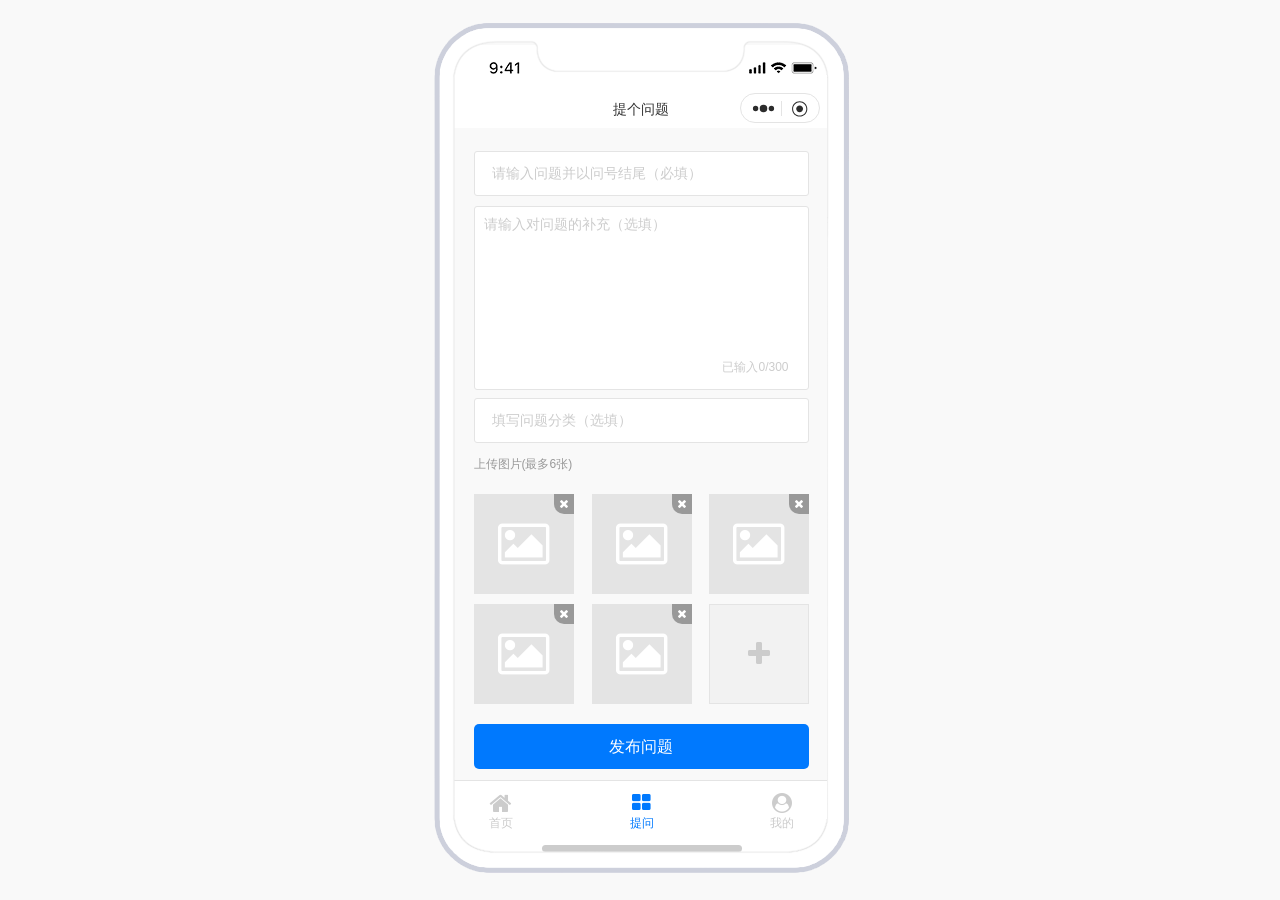
<file: 提问.html>
﻿<!DOCTYPE html>
<html>
  <head>
    <title>提问</title>
    <meta http-equiv="X-UA-Compatible" content="IE=edge"/>
    <meta http-equiv="content-type" content="text/html; charset=utf-8"/>
    <link href="resources/css/axure_rp_page.css" type="text/css" rel="stylesheet"/>
    <link href="data/styles.css" type="text/css" rel="stylesheet"/>
    <link href="files/提问/styles.css" type="text/css" rel="stylesheet"/>
    <link href="https://cdnjs.cloudflare.com/ajax/libs/font-awesome/4.7.0/css/font-awesome.css" type="text/css" rel="stylesheet"/>
    <script src="resources/scripts/jquery-3.2.1.min.js"></script>
    <script src="resources/scripts/axure/axQuery.js"></script>
    <script src="resources/scripts/axure/globals.js"></script>
    <script src="resources/scripts/axutils.js"></script>
    <script src="resources/scripts/axure/annotation.js"></script>
    <script src="resources/scripts/axure/axQuery.std.js"></script>
    <script src="resources/scripts/axure/doc.js"></script>
    <script src="resources/scripts/messagecenter.js"></script>
    <script src="resources/scripts/axure/events.js"></script>
    <script src="resources/scripts/axure/recording.js"></script>
    <script src="resources/scripts/axure/action.js"></script>
    <script src="resources/scripts/axure/expr.js"></script>
    <script src="resources/scripts/axure/geometry.js"></script>
    <script src="resources/scripts/axure/flyout.js"></script>
    <script src="resources/scripts/axure/model.js"></script>
    <script src="resources/scripts/axure/repeater.js"></script>
    <script src="resources/scripts/axure/sto.js"></script>
    <script src="resources/scripts/axure/utils.temp.js"></script>
    <script src="resources/scripts/axure/variables.js"></script>
    <script src="resources/scripts/axure/drag.js"></script>
    <script src="resources/scripts/axure/move.js"></script>
    <script src="resources/scripts/axure/visibility.js"></script>
    <script src="resources/scripts/axure/style.js"></script>
    <script src="resources/scripts/axure/adaptive.js"></script>
    <script src="resources/scripts/axure/tree.js"></script>
    <script src="resources/scripts/axure/init.temp.js"></script>
    <script src="resources/scripts/axure/legacy.js"></script>
    <script src="resources/scripts/axure/viewer.js"></script>
    <script src="resources/scripts/axure/math.js"></script>
    <script src="resources/scripts/axure/jquery.nicescroll.min.js"></script>
    <script src="data/document.js"></script>
    <script src="files/提问/data.js"></script>
    <script type="text/javascript">
      $axure.utils.getTransparentGifPath = function() { return 'resources/images/transparent.gif'; };
      $axure.utils.getOtherPath = function() { return 'resources/Other.html'; };
      $axure.utils.getReloadPath = function() { return 'resources/reload.html'; };
    </script>
  </head>
  <body>
    <div id="base" class="">

      <!-- Unnamed (微信小程序头部) -->

      <!-- 标题 (Dynamic Panel) -->
      <div id="u530" class="ax_default" data-label="标题">
        <div id="u530_state0" class="panel_state" data-label="State1" style="">
          <div id="u530_state0_content" class="panel_state_content">

            <!-- Unnamed (Rectangle) -->
            <div id="u531" class="ax_default _默认样式">
              <div id="u531_div" class=""></div>
              <div id="u531_text" class="text " style="display:none; visibility: hidden">
                <p></p>
              </div>
            </div>

            <!-- Unnamed (状态栏-IphoneX) -->

            <!-- Unnamed (Image) -->
            <div id="u533" class="ax_default _默认样式">
              <img id="u533_img" class="img " src="images/回答问题/u94.png"/>
              <div id="u533_text" class="text " style="display:none; visibility: hidden">
                <p></p>
              </div>
            </div>
            <div id="u532" style="display:none; visibility:hidden;"></div>

            <!-- Unnamed (Group) -->
            <div id="u534" class="ax_default" data-left="0" data-top="44" data-width="375" data-height="40">

              <!-- Unnamed (Rectangle) -->
              <div id="u535" class="ax_default _默认样式">
                <div id="u535_div" class=""></div>
                <div id="u535_text" class="text ">
                  <p><span>首页</span></p>
                </div>
              </div>

              <!-- Unnamed (Group) -->
              <div id="u536" class="ax_default" data-left="286" data-top="48" data-width="80" data-height="30">

                <!-- Unnamed (Rectangle) -->
                <div id="u537" class="ax_default _默认样式">
                  <div id="u537_div" class=""></div>
                  <div id="u537_text" class="text " style="display:none; visibility: hidden">
                    <p></p>
                  </div>
                </div>

                <!-- Unnamed (SVG) -->
                <div id="u538" class="ax_default _默认样式">
                  <img id="u538_img" class="img " src="images/回答问题/u99.svg"/>
                  <div id="u538_text" class="text " style="display:none; visibility: hidden">
                    <p></p>
                  </div>
                </div>

                <!-- Unnamed (SVG) -->
                <div id="u539" class="ax_default _默认样式">
                  <img id="u539_img" class="img " src="images/回答问题/u100.svg"/>
                  <div id="u539_text" class="text " style="display:none; visibility: hidden">
                    <p></p>
                  </div>
                </div>

                <!-- Unnamed (Vertical Line) -->
                <div id="u540" class="ax_default _默认样式">
                  <img id="u540_img" class="img " src="images/回答问题/u101.svg"/>
                  <div id="u540_text" class="text " style="display:none; visibility: hidden">
                    <p></p>
                  </div>
                </div>
              </div>
            </div>
          </div>
        </div>
        <div id="u530_state1" class="panel_state" data-label="State2" style="visibility: hidden;">
          <div id="u530_state1_content" class="panel_state_content">

            <!-- Unnamed (Rectangle) -->
            <div id="u541" class="ax_default _默认样式">
              <div id="u541_div" class=""></div>
              <div id="u541_text" class="text " style="display:none; visibility: hidden">
                <p></p>
              </div>
            </div>

            <!-- Unnamed (状态栏-IphoneX) -->

            <!-- Unnamed (Image) -->
            <div id="u543" class="ax_default _默认样式">
              <img id="u543_img" class="img " src="images/回答问题/u94.png"/>
              <div id="u543_text" class="text " style="display:none; visibility: hidden">
                <p></p>
              </div>
            </div>
            <div id="u542" style="display:none; visibility:hidden;"></div>

            <!-- Unnamed (Group) -->
            <div id="u544" class="ax_default" data-left="0" data-top="44" data-width="375" data-height="40">

              <!-- 首页 (Rectangle) -->
              <div id="u545" class="ax_default _默认样式" data-label="首页">
                <div id="u545_div" class=""></div>
                <div id="u545_text" class="text ">
                  <p><span>提个问题</span></p>
                </div>
              </div>

              <!-- Unnamed (Group) -->
              <div id="u546" class="ax_default" data-left="286" data-top="48" data-width="80" data-height="30">

                <!-- Unnamed (Rectangle) -->
                <div id="u547" class="ax_default _默认样式">
                  <div id="u547_div" class=""></div>
                  <div id="u547_text" class="text " style="display:none; visibility: hidden">
                    <p></p>
                  </div>
                </div>

                <!-- Unnamed (SVG) -->
                <div id="u548" class="ax_default _默认样式">
                  <img id="u548_img" class="img " src="images/回答问题/u99.svg"/>
                  <div id="u548_text" class="text " style="display:none; visibility: hidden">
                    <p></p>
                  </div>
                </div>

                <!-- Unnamed (SVG) -->
                <div id="u549" class="ax_default _默认样式">
                  <img id="u549_img" class="img " src="images/回答问题/u100.svg"/>
                  <div id="u549_text" class="text " style="display:none; visibility: hidden">
                    <p></p>
                  </div>
                </div>

                <!-- Unnamed (Vertical Line) -->
                <div id="u550" class="ax_default _默认样式">
                  <img id="u550_img" class="img " src="images/回答问题/u101.svg"/>
                  <div id="u550_text" class="text " style="display:none; visibility: hidden">
                    <p></p>
                  </div>
                </div>
              </div>
            </div>
          </div>
        </div>
        <div id="u530_state2" class="panel_state" data-label="State3" style="visibility: hidden;">
          <div id="u530_state2_content" class="panel_state_content">

            <!-- Unnamed (Rectangle) -->
            <div id="u551" class="ax_default _默认样式">
              <div id="u551_div" class=""></div>
              <div id="u551_text" class="text " style="display:none; visibility: hidden">
                <p></p>
              </div>
            </div>

            <!-- Unnamed (状态栏-IphoneX) -->

            <!-- Unnamed (Image) -->
            <div id="u553" class="ax_default _默认样式">
              <img id="u553_img" class="img " src="images/回答问题/u94.png"/>
              <div id="u553_text" class="text " style="display:none; visibility: hidden">
                <p></p>
              </div>
            </div>
            <div id="u552" style="display:none; visibility:hidden;"></div>

            <!-- Unnamed (Group) -->
            <div id="u554" class="ax_default" data-left="0" data-top="44" data-width="375" data-height="40">

              <!-- 提问 (Rectangle) -->
              <div id="u555" class="ax_default _默认样式" data-label="提问">
                <div id="u555_div" class=""></div>
                <div id="u555_text" class="text ">
                  <p><span>我的</span></p>
                </div>
              </div>

              <!-- Unnamed (Group) -->
              <div id="u556" class="ax_default" data-left="286" data-top="48" data-width="80" data-height="30">

                <!-- Unnamed (Rectangle) -->
                <div id="u557" class="ax_default _默认样式">
                  <div id="u557_div" class=""></div>
                  <div id="u557_text" class="text " style="display:none; visibility: hidden">
                    <p></p>
                  </div>
                </div>

                <!-- Unnamed (SVG) -->
                <div id="u558" class="ax_default _默认样式">
                  <img id="u558_img" class="img " src="images/回答问题/u99.svg"/>
                  <div id="u558_text" class="text " style="display:none; visibility: hidden">
                    <p></p>
                  </div>
                </div>

                <!-- Unnamed (SVG) -->
                <div id="u559" class="ax_default _默认样式">
                  <img id="u559_img" class="img " src="images/回答问题/u100.svg"/>
                  <div id="u559_text" class="text " style="display:none; visibility: hidden">
                    <p></p>
                  </div>
                </div>

                <!-- Unnamed (Vertical Line) -->
                <div id="u560" class="ax_default _默认样式">
                  <img id="u560_img" class="img " src="images/回答问题/u101.svg"/>
                  <div id="u560_text" class="text " style="display:none; visibility: hidden">
                    <p></p>
                  </div>
                </div>
              </div>
            </div>
          </div>
        </div>
        <div id="u530_state3" class="panel_state" data-label="State4" style="visibility: hidden;">
          <div id="u530_state3_content" class="panel_state_content">

            <!-- Unnamed (Rectangle) -->
            <div id="u561" class="ax_default _默认样式">
              <div id="u561_div" class=""></div>
              <div id="u561_text" class="text " style="display:none; visibility: hidden">
                <p></p>
              </div>
            </div>

            <!-- Unnamed (状态栏-IphoneX) -->

            <!-- Unnamed (Image) -->
            <div id="u563" class="ax_default _默认样式">
              <img id="u563_img" class="img " src="images/回答问题/u94.png"/>
              <div id="u563_text" class="text " style="display:none; visibility: hidden">
                <p></p>
              </div>
            </div>
            <div id="u562" style="display:none; visibility:hidden;"></div>

            <!-- Unnamed (Group) -->
            <div id="u564" class="ax_default" data-left="0" data-top="44" data-width="375" data-height="40">

              <!-- 提问 (Rectangle) -->
              <div id="u565" class="ax_default _默认样式" data-label="提问">
                <div id="u565_div" class=""></div>
                <div id="u565_text" class="text ">
                  <p><span>&nbsp;&nbsp; &lt; 问题详情</span></p>
                </div>
              </div>

              <!-- Unnamed (Group) -->
              <div id="u566" class="ax_default" data-left="286" data-top="48" data-width="80" data-height="30">

                <!-- Unnamed (Rectangle) -->
                <div id="u567" class="ax_default _默认样式">
                  <div id="u567_div" class=""></div>
                  <div id="u567_text" class="text " style="display:none; visibility: hidden">
                    <p></p>
                  </div>
                </div>

                <!-- Unnamed (SVG) -->
                <div id="u568" class="ax_default _默认样式">
                  <img id="u568_img" class="img " src="images/回答问题/u99.svg"/>
                  <div id="u568_text" class="text " style="display:none; visibility: hidden">
                    <p></p>
                  </div>
                </div>

                <!-- Unnamed (SVG) -->
                <div id="u569" class="ax_default _默认样式">
                  <img id="u569_img" class="img " src="images/回答问题/u100.svg"/>
                  <div id="u569_text" class="text " style="display:none; visibility: hidden">
                    <p></p>
                  </div>
                </div>

                <!-- Unnamed (Vertical Line) -->
                <div id="u570" class="ax_default _默认样式">
                  <img id="u570_img" class="img " src="images/回答问题/u101.svg"/>
                  <div id="u570_text" class="text " style="display:none; visibility: hidden">
                    <p></p>
                  </div>
                </div>
              </div>
            </div>

            <!-- Unnamed (Rectangle) -->
            <div id="u571" class="ax_default _默认样式">
              <div id="u571_div" class=""></div>
              <div id="u571_text" class="text ">
                <p><span>&lt;</span></p>
              </div>
            </div>
          </div>
        </div>
        <div id="u530_state4" class="panel_state" data-label="State7" style="visibility: hidden;">
          <div id="u530_state4_content" class="panel_state_content">

            <!-- Unnamed (Rectangle) -->
            <div id="u572" class="ax_default _默认样式">
              <div id="u572_div" class=""></div>
              <div id="u572_text" class="text " style="display:none; visibility: hidden">
                <p></p>
              </div>
            </div>

            <!-- Unnamed (状态栏-IphoneX) -->

            <!-- Unnamed (Image) -->
            <div id="u574" class="ax_default _默认样式">
              <img id="u574_img" class="img " src="images/回答问题/u94.png"/>
              <div id="u574_text" class="text " style="display:none; visibility: hidden">
                <p></p>
              </div>
            </div>
            <div id="u573" style="display:none; visibility:hidden;"></div>

            <!-- Unnamed (Group) -->
            <div id="u575" class="ax_default" data-left="0" data-top="44" data-width="375" data-height="40">

              <!-- 提问 (Rectangle) -->
              <div id="u576" class="ax_default _默认样式" data-label="提问">
                <div id="u576_div" class=""></div>
                <div id="u576_text" class="text ">
                  <p><span style="font-family:'Helvetica', sans-serif;">&nbsp;&nbsp; &lt; </span><span style="font-family:'PingFangSC-Regular', 'PingFang SC', sans-serif;">回答问题</span></p>
                </div>
              </div>

              <!-- Unnamed (Group) -->
              <div id="u577" class="ax_default" data-left="286" data-top="48" data-width="80" data-height="30">

                <!-- Unnamed (Rectangle) -->
                <div id="u578" class="ax_default _默认样式">
                  <div id="u578_div" class=""></div>
                  <div id="u578_text" class="text " style="display:none; visibility: hidden">
                    <p></p>
                  </div>
                </div>

                <!-- Unnamed (SVG) -->
                <div id="u579" class="ax_default _默认样式">
                  <img id="u579_img" class="img " src="images/回答问题/u99.svg"/>
                  <div id="u579_text" class="text " style="display:none; visibility: hidden">
                    <p></p>
                  </div>
                </div>

                <!-- Unnamed (SVG) -->
                <div id="u580" class="ax_default _默认样式">
                  <img id="u580_img" class="img " src="images/回答问题/u100.svg"/>
                  <div id="u580_text" class="text " style="display:none; visibility: hidden">
                    <p></p>
                  </div>
                </div>

                <!-- Unnamed (Vertical Line) -->
                <div id="u581" class="ax_default _默认样式">
                  <img id="u581_img" class="img " src="images/回答问题/u101.svg"/>
                  <div id="u581_text" class="text " style="display:none; visibility: hidden">
                    <p></p>
                  </div>
                </div>
              </div>
            </div>

            <!-- Unnamed (Rectangle) -->
            <div id="u582" class="ax_default _默认样式">
              <div id="u582_div" class=""></div>
              <div id="u582_text" class="text ">
                <p><span>&lt;</span></p>
              </div>
            </div>
          </div>
        </div>
        <div id="u530_state5" class="panel_state" data-label="State5" style="visibility: hidden;">
          <div id="u530_state5_content" class="panel_state_content">

            <!-- Unnamed (Rectangle) -->
            <div id="u583" class="ax_default _默认样式">
              <div id="u583_div" class=""></div>
              <div id="u583_text" class="text " style="display:none; visibility: hidden">
                <p></p>
              </div>
            </div>

            <!-- Unnamed (状态栏-IphoneX) -->

            <!-- Unnamed (Image) -->
            <div id="u585" class="ax_default _默认样式">
              <img id="u585_img" class="img " src="images/回答问题/u94.png"/>
              <div id="u585_text" class="text " style="display:none; visibility: hidden">
                <p></p>
              </div>
            </div>
            <div id="u584" style="display:none; visibility:hidden;"></div>

            <!-- Unnamed (Group) -->
            <div id="u586" class="ax_default" data-left="0" data-top="44" data-width="375" data-height="40">

              <!-- 提问 (Rectangle) -->
              <div id="u587" class="ax_default _默认样式" data-label="提问">
                <div id="u587_div" class=""></div>
                <div id="u587_text" class="text ">
                  <p><span>&nbsp; &lt;&nbsp; 我的提问</span></p>
                </div>
              </div>

              <!-- Unnamed (Group) -->
              <div id="u588" class="ax_default" data-left="286" data-top="48" data-width="80" data-height="30">

                <!-- Unnamed (Rectangle) -->
                <div id="u589" class="ax_default _默认样式">
                  <div id="u589_div" class=""></div>
                  <div id="u589_text" class="text " style="display:none; visibility: hidden">
                    <p></p>
                  </div>
                </div>

                <!-- Unnamed (SVG) -->
                <div id="u590" class="ax_default _默认样式">
                  <img id="u590_img" class="img " src="images/回答问题/u99.svg"/>
                  <div id="u590_text" class="text " style="display:none; visibility: hidden">
                    <p></p>
                  </div>
                </div>

                <!-- Unnamed (SVG) -->
                <div id="u591" class="ax_default _默认样式">
                  <img id="u591_img" class="img " src="images/回答问题/u100.svg"/>
                  <div id="u591_text" class="text " style="display:none; visibility: hidden">
                    <p></p>
                  </div>
                </div>

                <!-- Unnamed (Vertical Line) -->
                <div id="u592" class="ax_default _默认样式">
                  <img id="u592_img" class="img " src="images/回答问题/u101.svg"/>
                  <div id="u592_text" class="text " style="display:none; visibility: hidden">
                    <p></p>
                  </div>
                </div>
              </div>
            </div>

            <!-- Unnamed (Rectangle) -->
            <div id="u593" class="ax_default _默认样式">
              <div id="u593_div" class=""></div>
              <div id="u593_text" class="text ">
                <p><span>&lt;</span></p>
              </div>
            </div>
          </div>
        </div>
        <div id="u530_state6" class="panel_state" data-label="State6" style="visibility: hidden;">
          <div id="u530_state6_content" class="panel_state_content">

            <!-- Unnamed (Rectangle) -->
            <div id="u594" class="ax_default _默认样式">
              <div id="u594_div" class=""></div>
              <div id="u594_text" class="text " style="display:none; visibility: hidden">
                <p></p>
              </div>
            </div>

            <!-- Unnamed (状态栏-IphoneX) -->

            <!-- Unnamed (Image) -->
            <div id="u596" class="ax_default _默认样式">
              <img id="u596_img" class="img " src="images/回答问题/u94.png"/>
              <div id="u596_text" class="text " style="display:none; visibility: hidden">
                <p></p>
              </div>
            </div>
            <div id="u595" style="display:none; visibility:hidden;"></div>

            <!-- Unnamed (Group) -->
            <div id="u597" class="ax_default" data-left="0" data-top="44" data-width="375" data-height="40">

              <!-- 提问 (Rectangle) -->
              <div id="u598" class="ax_default _默认样式" data-label="提问">
                <div id="u598_div" class=""></div>
                <div id="u598_text" class="text ">
                  <p><span>&nbsp; &lt;&nbsp; 我的关注</span></p>
                </div>
              </div>

              <!-- Unnamed (Group) -->
              <div id="u599" class="ax_default" data-left="286" data-top="48" data-width="80" data-height="30">

                <!-- Unnamed (Rectangle) -->
                <div id="u600" class="ax_default _默认样式">
                  <div id="u600_div" class=""></div>
                  <div id="u600_text" class="text " style="display:none; visibility: hidden">
                    <p></p>
                  </div>
                </div>

                <!-- Unnamed (SVG) -->
                <div id="u601" class="ax_default _默认样式">
                  <img id="u601_img" class="img " src="images/回答问题/u99.svg"/>
                  <div id="u601_text" class="text " style="display:none; visibility: hidden">
                    <p></p>
                  </div>
                </div>

                <!-- Unnamed (SVG) -->
                <div id="u602" class="ax_default _默认样式">
                  <img id="u602_img" class="img " src="images/回答问题/u100.svg"/>
                  <div id="u602_text" class="text " style="display:none; visibility: hidden">
                    <p></p>
                  </div>
                </div>

                <!-- Unnamed (Vertical Line) -->
                <div id="u603" class="ax_default _默认样式">
                  <img id="u603_img" class="img " src="images/回答问题/u101.svg"/>
                  <div id="u603_text" class="text " style="display:none; visibility: hidden">
                    <p></p>
                  </div>
                </div>
              </div>
            </div>

            <!-- Unnamed (Rectangle) -->
            <div id="u604" class="ax_default _默认样式">
              <div id="u604_div" class=""></div>
              <div id="u604_text" class="text ">
                <p><span>&lt;</span></p>
              </div>
            </div>
          </div>
        </div>
      </div>
      <div id="u529" style="display:none; visibility:hidden;"></div>

      <!-- Unnamed (IPhone X White) -->

      <!-- Unnamed (Group) -->
      <div id="u606" class="ax_default" data-left="25" data-top="20" data-width="421" data-height="860">

        <!-- Unnamed (Group) -->
        <div id="u607" class="ax_default" data-left="25" data-top="20" data-width="421" data-height="860">

          <!-- Unnamed (Image) -->
          <div id="u608" class="ax_default _默认样式">
            <img id="u608_img" class="img " src="images/回答问题/u85.png"/>
            <div id="u608_text" class="text " style="display:none; visibility: hidden">
              <p></p>
            </div>
          </div>

          <!-- Unnamed (Image) -->
          <div id="u609" class="ax_default _默认样式">
            <img id="u609_img" class="img " src="images/回答问题/u86.png"/>
            <div id="u609_text" class="text " style="display:none; visibility: hidden">
              <p></p>
            </div>
          </div>

          <!-- Unnamed (Image) -->
          <div id="u610" class="ax_default _默认样式">
            <img id="u610_img" class="img " src="images/回答问题/u87.png"/>
            <div id="u610_text" class="text " style="display:none; visibility: hidden">
              <p></p>
            </div>
          </div>

          <!-- Unnamed (Rectangle) -->
          <div id="u611" class="ax_default _默认样式">
            <div id="u611_div" class=""></div>
            <div id="u611_text" class="text " style="display:none; visibility: hidden">
              <p></p>
            </div>
          </div>

          <!-- Unnamed (Image) -->
          <div id="u612" class="ax_default _默认样式">
            <img id="u612_img" class="img " src="images/回答问题/u89.png"/>
            <div id="u612_text" class="text " style="display:none; visibility: hidden">
              <p></p>
            </div>
          </div>
        </div>
      </div>
      <div id="u605" style="display:none; visibility:hidden;"></div>

      <!-- 内容框架 (Dynamic Panel) -->
      <div id="u613" class="ax_default" data-label="内容框架">
        <div id="u613_state0" class="panel_state" data-label="State1" style="">
          <div id="u613_state0_content" class="panel_state_content">

            <!-- Unnamed (Group) -->
            <div id="u614" class="ax_default" data-left="20" data-top="78" data-width="335" data-height="184">

              <!-- Unnamed (Rectangle) -->
              <div id="u615" class="ax_default _默认样式">
                <div id="u615_div" class=""></div>
                <div id="u615_text" class="text ">
                  <p><span>请输入对问题的补充（选填）</span></p>
                </div>
              </div>

              <!-- Unnamed (Rectangle) -->
              <div id="u616" class="ax_default _默认样式">
                <div id="u616_div" class=""></div>
                <div id="u616_text" class="text ">
                  <p><span>已输入0/300</span></p>
                </div>
              </div>
            </div>

            <!-- 输入框 (Group) -->
            <div id="u617" class="ax_default" data-label="输入框" data-left="20" data-top="23" data-width="335" data-height="45">

              <!-- 边框 (Rectangle) -->
              <div id="u618" class="ax_default _默认样式" data-label="边框">
                <div id="u618_div" class=""></div>
                <div id="u618_text" class="text " style="display:none; visibility: hidden">
                  <p></p>
                </div>
              </div>

              <!-- 输入框 (Text Field) -->
              <div id="u619" class="ax_default _默认样式" data-label="输入框">
                <div id="u619_div" class=""></div>
                <input id="u619_input" type="text" value="" class="u619_input" maxlength="20"/>
              </div>
            </div>

            <!-- Unnamed (Rectangle) -->
            <div id="u620" class="ax_default _默认样式">
              <div id="u620_div" class=""></div>
              <div id="u620_text" class="text ">
                <p><span>上传图片(最多6张)</span></p>
              </div>
            </div>

            <!-- Unnamed (Rectangle) -->
            <div id="u621" class="ax_default _默认样式">
              <div id="u621_div" class=""></div>
              <div id="u621_text" class="text ">
                <p><span>发布问题</span></p>
              </div>
            </div>

            <!-- 选择图片 (Dynamic Panel) -->
            <div id="u622" class="ax_default" data-label="选择图片">
              <div id="u622_state0" class="panel_state" data-label="未选" style="">
                <div id="u622_state0_content" class="panel_state_content">

                  <!-- Unnamed (Rectangle) -->
                  <div id="u623" class="ax_default _默认样式">
                    <div id="u623_div" class=""></div>
                    <div id="u623_text" class="text ">
                      <p><span></span></p>
                    </div>
                  </div>
                </div>
              </div>
              <div id="u622_state1" class="panel_state" data-label="已选" style="visibility: hidden;">
                <div id="u622_state1_content" class="panel_state_content">

                  <!-- Unnamed (Rectangle) -->
                  <div id="u624" class="ax_default _默认样式">
                    <div id="u624_div" class=""></div>
                    <div id="u624_text" class="text ">
                      <p><span></span></p>
                    </div>
                  </div>

                  <!-- Unnamed (Rectangle) -->
                  <div id="u625" class="ax_default _默认样式">
                    <div id="u625_div" class=""></div>
                    <div id="u625_text" class="text ">
                      <p><span></span></p>
                    </div>
                  </div>
                </div>
              </div>
            </div>

            <!-- 选择图片 (Dynamic Panel) -->
            <div id="u626" class="ax_default" data-label="选择图片">
              <div id="u626_state0" class="panel_state" data-label="已选" style="">
                <div id="u626_state0_content" class="panel_state_content">

                  <!-- Unnamed (Rectangle) -->
                  <div id="u627" class="ax_default _默认样式">
                    <div id="u627_div" class=""></div>
                    <div id="u627_text" class="text ">
                      <p><span></span></p>
                    </div>
                  </div>

                  <!-- Unnamed (Rectangle) -->
                  <div id="u628" class="ax_default _默认样式">
                    <div id="u628_div" class=""></div>
                    <div id="u628_text" class="text ">
                      <p><span></span></p>
                    </div>
                  </div>
                </div>
              </div>
              <div id="u626_state1" class="panel_state" data-label="未选" style="visibility: hidden;">
                <div id="u626_state1_content" class="panel_state_content">

                  <!-- Unnamed (Rectangle) -->
                  <div id="u629" class="ax_default _默认样式">
                    <div id="u629_div" class=""></div>
                    <div id="u629_text" class="text ">
                      <p><span></span></p>
                    </div>
                  </div>
                </div>
              </div>
            </div>

            <!-- 选择图片 (Dynamic Panel) -->
            <div id="u630" class="ax_default" data-label="选择图片">
              <div id="u630_state0" class="panel_state" data-label="已选" style="">
                <div id="u630_state0_content" class="panel_state_content">

                  <!-- Unnamed (Rectangle) -->
                  <div id="u631" class="ax_default _默认样式">
                    <div id="u631_div" class=""></div>
                    <div id="u631_text" class="text ">
                      <p><span></span></p>
                    </div>
                  </div>

                  <!-- Unnamed (Rectangle) -->
                  <div id="u632" class="ax_default _默认样式">
                    <div id="u632_div" class=""></div>
                    <div id="u632_text" class="text ">
                      <p><span></span></p>
                    </div>
                  </div>
                </div>
              </div>
              <div id="u630_state1" class="panel_state" data-label="未选" style="visibility: hidden;">
                <div id="u630_state1_content" class="panel_state_content">

                  <!-- Unnamed (Rectangle) -->
                  <div id="u633" class="ax_default _默认样式">
                    <div id="u633_div" class=""></div>
                    <div id="u633_text" class="text ">
                      <p><span></span></p>
                    </div>
                  </div>
                </div>
              </div>
            </div>

            <!-- 选择图片 (Dynamic Panel) -->
            <div id="u634" class="ax_default" data-label="选择图片">
              <div id="u634_state0" class="panel_state" data-label="已选" style="">
                <div id="u634_state0_content" class="panel_state_content">

                  <!-- Unnamed (Rectangle) -->
                  <div id="u635" class="ax_default _默认样式">
                    <div id="u635_div" class=""></div>
                    <div id="u635_text" class="text ">
                      <p><span></span></p>
                    </div>
                  </div>

                  <!-- Unnamed (Rectangle) -->
                  <div id="u636" class="ax_default _默认样式">
                    <div id="u636_div" class=""></div>
                    <div id="u636_text" class="text ">
                      <p><span></span></p>
                    </div>
                  </div>
                </div>
              </div>
              <div id="u634_state1" class="panel_state" data-label="未选" style="visibility: hidden;">
                <div id="u634_state1_content" class="panel_state_content">

                  <!-- Unnamed (Rectangle) -->
                  <div id="u637" class="ax_default _默认样式">
                    <div id="u637_div" class=""></div>
                    <div id="u637_text" class="text ">
                      <p><span></span></p>
                    </div>
                  </div>
                </div>
              </div>
            </div>

            <!-- 选择图片 (Dynamic Panel) -->
            <div id="u638" class="ax_default" data-label="选择图片">
              <div id="u638_state0" class="panel_state" data-label="已选" style="">
                <div id="u638_state0_content" class="panel_state_content">

                  <!-- Unnamed (Rectangle) -->
                  <div id="u639" class="ax_default _默认样式">
                    <div id="u639_div" class=""></div>
                    <div id="u639_text" class="text ">
                      <p><span></span></p>
                    </div>
                  </div>

                  <!-- Unnamed (Rectangle) -->
                  <div id="u640" class="ax_default _默认样式">
                    <div id="u640_div" class=""></div>
                    <div id="u640_text" class="text ">
                      <p><span></span></p>
                    </div>
                  </div>
                </div>
              </div>
              <div id="u638_state1" class="panel_state" data-label="未选" style="visibility: hidden;">
                <div id="u638_state1_content" class="panel_state_content">

                  <!-- Unnamed (Rectangle) -->
                  <div id="u641" class="ax_default _默认样式">
                    <div id="u641_div" class=""></div>
                    <div id="u641_text" class="text ">
                      <p><span></span></p>
                    </div>
                  </div>
                </div>
              </div>
            </div>

            <!-- 选择图片 (Dynamic Panel) -->
            <div id="u642" class="ax_default" data-label="选择图片">
              <div id="u642_state0" class="panel_state" data-label="已选" style="">
                <div id="u642_state0_content" class="panel_state_content">

                  <!-- Unnamed (Rectangle) -->
                  <div id="u643" class="ax_default _默认样式">
                    <div id="u643_div" class=""></div>
                    <div id="u643_text" class="text ">
                      <p><span></span></p>
                    </div>
                  </div>

                  <!-- Unnamed (Rectangle) -->
                  <div id="u644" class="ax_default _默认样式">
                    <div id="u644_div" class=""></div>
                    <div id="u644_text" class="text ">
                      <p><span></span></p>
                    </div>
                  </div>
                </div>
              </div>
              <div id="u642_state1" class="panel_state" data-label="未选" style="visibility: hidden;">
                <div id="u642_state1_content" class="panel_state_content">

                  <!-- Unnamed (Rectangle) -->
                  <div id="u645" class="ax_default _默认样式">
                    <div id="u645_div" class=""></div>
                    <div id="u645_text" class="text ">
                      <p><span></span></p>
                    </div>
                  </div>
                </div>
              </div>
            </div>

            <!-- 输入框 (Group) -->
            <div id="u646" class="ax_default" data-label="输入框" data-left="20" data-top="270" data-width="335" data-height="45">

              <!-- 边框 (Rectangle) -->
              <div id="u647" class="ax_default _默认样式" data-label="边框">
                <div id="u647_div" class=""></div>
                <div id="u647_text" class="text " style="display:none; visibility: hidden">
                  <p></p>
                </div>
              </div>

              <!-- 输入框 (Text Field) -->
              <div id="u648" class="ax_default _默认样式" data-label="输入框">
                <div id="u648_div" class=""></div>
                <input id="u648_input" type="text" value="" class="u648_input" maxlength="20"/>
              </div>
            </div>
          </div>
        </div>
      </div>

      <!-- 选择器 (Dynamic Panel) -->
      <div id="u649" class="ax_default ax_default_hidden" data-label="选择器" style="display:none; visibility: hidden">
        <div id="u649_state0" class="panel_state" data-label="反馈类型" style="">
          <div id="u649_state0_content" class="panel_state_content">

            <!-- Unnamed (Group) -->
            <div id="u650" class="ax_default" data-left="0" data-top="510" data-width="375" data-height="305">

              <!-- Unnamed (Rectangle) -->
              <div id="u651" class="ax_default _默认样式">
                <div id="u651_div" class=""></div>
                <div id="u651_text" class="text " style="display:none; visibility: hidden">
                  <p></p>
                </div>
              </div>

              <!-- Unnamed (Rectangle) -->
              <div id="u652" class="ax_default _默认样式 selected" selectiongroup="tab-basic-bnt">
                <div id="u652_div" class="selected"></div>
                <div id="u652_text" class="text ">
                  <p><span>选择类型</span></p>
                </div>
              </div>

              <!-- Unnamed (Rectangle) -->
              <div id="u653" class="ax_default _默认样式">
                <div id="u653_div" class=""></div>
                <div id="u653_text" class="text ">
                  <p><span>取消</span></p>
                </div>
              </div>

              <!-- Unnamed (Rectangle) -->
              <div id="u654" class="ax_default _默认样式">
                <div id="u654_div" class=""></div>
                <div id="u654_text" class="text ">
                  <p><span style="color:#CCCCCC;">商品相关</span></p><p><span style="color:#999999;">物流状况</span></p><p><span style="color:#999999;">客户服务</span></p><p><span>优惠活动</span></p><p><span style="color:#999999;">产品体验</span></p><p><span style="color:#999999;">产品功能</span></p><p><span style="color:#CCCCCC;">其它问题</span></p>
                </div>
              </div>

              <!-- Unnamed (Rectangle) -->
              <div id="u655" class="ax_default _默认样式">
                <div id="u655_div" class=""></div>
                <div id="u655_text" class="text ">
                  <p><span>确定</span></p>
                </div>
              </div>

              <!-- Unnamed (Rectangle) -->
              <div id="u656" class="ax_default _默认样式 selected" selectiongroup="tab-basic-bnt">
                <div id="u656_div" class="selected"></div>
                <div id="u656_text" class="text " style="display:none; visibility: hidden">
                  <p></p>
                </div>
              </div>
            </div>
          </div>
        </div>
      </div>

      <!-- 吐司提示 (Dynamic Panel) -->
      <div id="u657" class="ax_default ax_default_hidden" data-label="吐司提示" style="display:none; visibility: hidden">
        <div id="u657_state0" class="panel_state" data-label="反馈提交成功" style="">
          <div id="u657_state0_content" class="panel_state_content">

            <!-- Unnamed (Group) -->
            <div id="u658" class="ax_default" data-left="114" data-top="352" data-width="150" data-height="110">

              <!-- Unnamed (Rectangle) -->
              <div id="u659" class="ax_default _默认样式">
                <img id="u659_img" class="img " src="images/登录界面/u19.svg"/>
                <div id="u659_text" class="text ">
                  <p><span></span></p>
                </div>
              </div>

              <!-- Unnamed (Rectangle) -->
              <div id="u660" class="ax_default _默认样式">
                <div id="u660_div" class=""></div>
                <div id="u660_text" class="text ">
                  <p><span>发布成功</span></p>
                </div>
              </div>
            </div>
          </div>
        </div>
        <div id="u657_state1" class="panel_state" data-label="请填写问题" style="visibility: hidden;">
          <div id="u657_state1_content" class="panel_state_content">

            <!-- Unnamed (Group) -->
            <div id="u661" class="ax_default" data-left="116" data-top="382" data-width="144" data-height="50">

              <!-- Unnamed (Rectangle) -->
              <div id="u662" class="ax_default _默认样式">
                <img id="u662_img" class="img " src="images/回答问题/u79.svg"/>
                <div id="u662_text" class="text ">
                  <p><span>请填写问题</span></p>
                </div>
              </div>
            </div>
          </div>
        </div>
        <div id="u657_state2" class="panel_state" data-label="不能发布重复问题" style="visibility: hidden;">
          <div id="u657_state2_content" class="panel_state_content">

            <!-- Unnamed (Group) -->
            <div id="u663" class="ax_default" data-left="91" data-top="379" data-width="191" data-height="50">

              <!-- 不能发布重复问题 (Rectangle) -->
              <div id="u664" class="ax_default _默认样式" data-label="不能发布重复问题">
                <img id="u664_img" class="img " src="images/提问/不能发布重复问题_u664.svg"/>
                <div id="u664_text" class="text ">
                  <p><span>请不要发布重复的问题</span></p>
                </div>
              </div>
            </div>
          </div>
        </div>
      </div>

      <!-- Unnamed (底部导航栏) -->

      <!-- 底部导航 (Dynamic Panel) -->
      <div id="u666" class="ax_default" data-label="底部导航" selectiongroup="u665底部导航">
        <div id="u666_state0" class="panel_state" data-label="State1" style="">
          <div id="u666_state0_content" class="panel_state_content">

            <!-- Unnamed (Rectangle) -->
            <div id="u667" class="ax_default _默认样式">
              <div id="u667_div" class=""></div>
              <div id="u667_text" class="text " style="display:none; visibility: hidden">
                <p></p>
              </div>
            </div>

            <!-- Unnamed (Rectangle) -->
            <div id="u668" class="ax_default _默认样式">
              <div id="u668_div" class=""></div>
              <div id="u668_text" class="text ">
                <p style="font-size:24px;"><span style="font-family:'FontAwesome', sans-serif;font-weight:400;"></span></p><p style="font-size:12px;"><span style="font-family:'微软雅黑', sans-serif;font-weight:400;">首页</span></p>
              </div>
            </div>

            <!-- Unnamed (Rectangle) -->
            <div id="u669" class="ax_default _默认样式">
              <div id="u669_div" class=""></div>
              <div id="u669_text" class="text ">
                <p style="font-size:20px;"><span style="font-family:'FontAwesome', sans-serif;font-weight:400;"></span></p><p style="font-size:12px;"><span style="font-family:'微软雅黑', sans-serif;font-weight:400;">提问</span></p>
              </div>
            </div>

            <!-- Unnamed (Rectangle) -->
            <div id="u670" class="ax_default _默认样式">
              <div id="u670_div" class=""></div>
              <div id="u670_text" class="text ">
                <p style="font-size:20px;"><span style="font-family:'FontAwesome', sans-serif;font-weight:400;"></span></p><p style="font-size:12px;"><span style="font-family:'微软雅黑', sans-serif;font-weight:400;">我的</span></p>
              </div>
            </div>

            <!-- Unnamed (Rectangle) -->
            <div id="u671" class="ax_default _默认样式">
              <div id="u671_div" class=""></div>
              <div id="u671_text" class="text " style="display:none; visibility: hidden">
                <p></p>
              </div>
            </div>
          </div>
        </div>
        <div id="u666_state1" class="panel_state" data-label="State2" style="visibility: hidden;">
          <div id="u666_state1_content" class="panel_state_content">

            <!-- Unnamed (Rectangle) -->
            <div id="u672" class="ax_default _默认样式">
              <div id="u672_div" class=""></div>
              <div id="u672_text" class="text " style="display:none; visibility: hidden">
                <p></p>
              </div>
            </div>

            <!-- Unnamed (Rectangle) -->
            <div id="u673" class="ax_default _默认样式">
              <div id="u673_div" class=""></div>
              <div id="u673_text" class="text ">
                <p style="font-size:24px;"><span style="font-family:'FontAwesome', sans-serif;font-weight:400;"></span></p><p style="font-size:12px;"><span style="font-family:'微软雅黑', sans-serif;font-weight:400;">首页</span></p>
              </div>
            </div>

            <!-- Unnamed (Rectangle) -->
            <div id="u674" class="ax_default _默认样式">
              <div id="u674_div" class=""></div>
              <div id="u674_text" class="text ">
                <p style="font-size:20px;"><span style="font-family:'FontAwesome', sans-serif;font-weight:400;"></span></p><p style="font-size:12px;"><span style="font-family:'微软雅黑', sans-serif;font-weight:400;">提问</span></p>
              </div>
            </div>

            <!-- Unnamed (Rectangle) -->
            <div id="u675" class="ax_default _默认样式">
              <div id="u675_div" class=""></div>
              <div id="u675_text" class="text ">
                <p style="font-size:20px;"><span style="font-family:'FontAwesome', sans-serif;font-weight:400;"></span></p><p style="font-size:12px;"><span style="font-family:'微软雅黑', sans-serif;font-weight:400;">我的</span></p>
              </div>
            </div>

            <!-- Unnamed (Rectangle) -->
            <div id="u676" class="ax_default _默认样式">
              <div id="u676_div" class=""></div>
              <div id="u676_text" class="text " style="display:none; visibility: hidden">
                <p></p>
              </div>
            </div>
          </div>
        </div>
        <div id="u666_state2" class="panel_state" data-label="State3" style="visibility: hidden;">
          <div id="u666_state2_content" class="panel_state_content">

            <!-- Unnamed (Rectangle) -->
            <div id="u677" class="ax_default _默认样式">
              <div id="u677_div" class=""></div>
              <div id="u677_text" class="text " style="display:none; visibility: hidden">
                <p></p>
              </div>
            </div>

            <!-- Unnamed (Rectangle) -->
            <div id="u678" class="ax_default _默认样式">
              <div id="u678_div" class=""></div>
              <div id="u678_text" class="text ">
                <p style="font-size:24px;"><span style="font-family:'FontAwesome', sans-serif;font-weight:400;"></span></p><p style="font-size:12px;"><span style="font-family:'微软雅黑', sans-serif;font-weight:400;">首页</span></p>
              </div>
            </div>

            <!-- Unnamed (Rectangle) -->
            <div id="u679" class="ax_default _默认样式">
              <div id="u679_div" class=""></div>
              <div id="u679_text" class="text ">
                <p style="font-size:20px;"><span style="font-family:'FontAwesome', sans-serif;font-weight:400;"></span></p><p style="font-size:12px;"><span style="font-family:'微软雅黑', sans-serif;font-weight:400;">提问</span></p>
              </div>
            </div>

            <!-- Unnamed (Rectangle) -->
            <div id="u680" class="ax_default _默认样式">
              <div id="u680_div" class=""></div>
              <div id="u680_text" class="text ">
                <p style="font-size:20px;"><span style="font-family:'FontAwesome', sans-serif;font-weight:400;"></span></p><p style="font-size:12px;"><span style="font-family:'微软雅黑', sans-serif;font-weight:400;">我的</span></p>
              </div>
            </div>

            <!-- Unnamed (Rectangle) -->
            <div id="u681" class="ax_default _默认样式">
              <div id="u681_div" class=""></div>
              <div id="u681_text" class="text " style="display:none; visibility: hidden">
                <p></p>
              </div>
            </div>
          </div>
        </div>
      </div>
      <div id="u665" style="display:none; visibility:hidden;"></div>

      <!-- 相似的问题 (Dynamic Panel) -->
      <div id="u682" class="ax_default ax_default_hidden" data-label="相似的问题" style="display:none; visibility: hidden">
        <div id="u682_state0" class="panel_state" data-label="State1" style="">
          <div id="u682_state0_content" class="panel_state_content">

            <!-- 列表 (Repeater) -->
            <div id="u683" class="ax_default" data-label="列表">
              <script id="u683_script" type="axure-repeater-template" data-label="列表">

                <!-- Unnamed (Rectangle) -->
                <div id="u684" class="ax_default _默认样式 u684">
                  <div id="u684_div" class="u684_div"></div>
                  <div id="u684_text" class="text u684_text" style="display:none; visibility: hidden">
                    <p></p>
                  </div>
                </div>

                <!-- Unnamed (Rectangle) -->
                <div id="u685" class="ax_default _默认样式 u685">
                  <div id="u685_div" class="u685_div"></div>
                  <div id="u685_text" class="text u685_text">
                    <p style="font-size:14px;"><span style="font-family:'PingFangSC-Regular', 'PingFang SC', sans-serif;">这是为你推荐的一个相似的问题 ？</span></p><p style="font-size:12px;"><span style="font-family:'PingFangSC-Regular', 'PingFang SC', sans-serif;color:#999999;">已回复&nbsp; &nbsp; 1000人关注</span></p>
                  </div>
                </div>

                <!-- Unnamed (Rectangle) -->
                <div id="u686" class="ax_default primary_button u686">
                  <div id="u686_div" class="u686_div"></div>
                  <div id="u686_text" class="text u686_text">
                    <p><span>查看问题</span></p>
                  </div>
                </div>
              </script>
              <div id="u683-1" class="preeval" style="width: 335px; height: 60px;">

                <!-- Unnamed (Rectangle) -->
                <div id="u684-1" class="ax_default _默认样式 u684" style="width: 335px; height: 60px; left: 0px; top: 0px;visibility: inherit">
                  <div id="u684-1_div" class="u684_div" style="width: 335px; height: 60px;visibility: inherit"></div>
                  <div id="u684-1_text" class="text u684_text" style="display:none; visibility: hidden">
                    <p></p>
                  </div>
                </div>

                <!-- Unnamed (Rectangle) -->
                <div id="u685-1" class="ax_default _默认样式 u685" style="width: 241px; height: 60px; left: 0px; top: 0px;visibility: inherit">
                  <div id="u685-1_div" class="u685_div" style="width: 241px; height: 60px;visibility: inherit"></div>
                  <div id="u685-1_text" class="text u685_text" style="visibility: inherit">
                    <p style="font-size:14px;"><span style="font-family:'PingFangSC-Regular', 'PingFang SC', sans-serif;">这是为你推荐的一个相似的问题 ？</span></p><p style="font-size:12px;"><span style="font-family:'PingFangSC-Regular', 'PingFang SC', sans-serif;color:#999999;">已回复&nbsp; &nbsp; 1000人关注</span></p>
                  </div>
                </div>

                <!-- Unnamed (Rectangle) -->
                <div id="u686-1" class="ax_default primary_button u686" style="width: 60px; height: 30px; left: 261px; top: 15px;visibility: inherit">
                  <div id="u686-1_div" class="u686_div" style="width: 60px; height: 30px;visibility: inherit"></div>
                  <div id="u686-1_text" class="text u686_text" style="visibility: inherit">
                    <p><span>查看问题</span></p>
                  </div>
                </div>
              </div>
              <div id="u683-2" class="preeval" style="width: 335px; height: 60px;">

                <!-- Unnamed (Rectangle) -->
                <div id="u684-2" class="ax_default _默认样式 u684" style="width: 335px; height: 60px; left: 0px; top: 0px;visibility: inherit">
                  <div id="u684-2_div" class="u684_div" style="width: 335px; height: 60px;visibility: inherit"></div>
                  <div id="u684-2_text" class="text u684_text" style="display:none; visibility: hidden">
                    <p></p>
                  </div>
                </div>

                <!-- Unnamed (Rectangle) -->
                <div id="u685-2" class="ax_default _默认样式 u685" style="width: 241px; height: 60px; left: 0px; top: 0px;visibility: inherit">
                  <div id="u685-2_div" class="u685_div" style="width: 241px; height: 60px;visibility: inherit"></div>
                  <div id="u685-2_text" class="text u685_text" style="visibility: inherit">
                    <p style="font-size:14px;"><span style="font-family:'PingFangSC-Regular', 'PingFang SC', sans-serif;">这是为你推荐的一个相似的问题 ？</span></p><p style="font-size:12px;"><span style="font-family:'PingFangSC-Regular', 'PingFang SC', sans-serif;color:#999999;">已回复&nbsp; &nbsp; 1000人关注</span></p>
                  </div>
                </div>

                <!-- Unnamed (Rectangle) -->
                <div id="u686-2" class="ax_default primary_button u686" style="width: 60px; height: 30px; left: 261px; top: 15px;visibility: inherit">
                  <div id="u686-2_div" class="u686_div" style="width: 60px; height: 30px;visibility: inherit"></div>
                  <div id="u686-2_text" class="text u686_text" style="visibility: inherit">
                    <p><span>查看问题</span></p>
                  </div>
                </div>
              </div>
              <div id="u683-3" class="preeval" style="width: 335px; height: 60px;">

                <!-- Unnamed (Rectangle) -->
                <div id="u684-3" class="ax_default _默认样式 u684" style="width: 335px; height: 60px; left: 0px; top: 0px;visibility: inherit">
                  <div id="u684-3_div" class="u684_div" style="width: 335px; height: 60px;visibility: inherit"></div>
                  <div id="u684-3_text" class="text u684_text" style="display:none; visibility: hidden">
                    <p></p>
                  </div>
                </div>

                <!-- Unnamed (Rectangle) -->
                <div id="u685-3" class="ax_default _默认样式 u685" style="width: 241px; height: 60px; left: 0px; top: 0px;visibility: inherit">
                  <div id="u685-3_div" class="u685_div" style="width: 241px; height: 60px;visibility: inherit"></div>
                  <div id="u685-3_text" class="text u685_text" style="visibility: inherit">
                    <p style="font-size:14px;"><span style="font-family:'PingFangSC-Regular', 'PingFang SC', sans-serif;">这是为你推荐的一个相似的问题 ？</span></p><p style="font-size:12px;"><span style="font-family:'PingFangSC-Regular', 'PingFang SC', sans-serif;color:#999999;">已回复&nbsp; &nbsp; 1000人关注</span></p>
                  </div>
                </div>

                <!-- Unnamed (Rectangle) -->
                <div id="u686-3" class="ax_default primary_button u686" style="width: 60px; height: 30px; left: 261px; top: 15px;visibility: inherit">
                  <div id="u686-3_div" class="u686_div" style="width: 60px; height: 30px;visibility: inherit"></div>
                  <div id="u686-3_text" class="text u686_text" style="visibility: inherit">
                    <p><span>查看问题</span></p>
                  </div>
                </div>
              </div>
              <div id="u683-4" class="preeval" style="width: 335px; height: 60px;">

                <!-- Unnamed (Rectangle) -->
                <div id="u684-4" class="ax_default _默认样式 u684" style="width: 335px; height: 60px; left: 0px; top: 0px;visibility: inherit">
                  <div id="u684-4_div" class="u684_div" style="width: 335px; height: 60px;visibility: inherit"></div>
                  <div id="u684-4_text" class="text u684_text" style="display:none; visibility: hidden">
                    <p></p>
                  </div>
                </div>

                <!-- Unnamed (Rectangle) -->
                <div id="u685-4" class="ax_default _默认样式 u685" style="width: 241px; height: 60px; left: 0px; top: 0px;visibility: inherit">
                  <div id="u685-4_div" class="u685_div" style="width: 241px; height: 60px;visibility: inherit"></div>
                  <div id="u685-4_text" class="text u685_text" style="visibility: inherit">
                    <p style="font-size:14px;"><span style="font-family:'PingFangSC-Regular', 'PingFang SC', sans-serif;">这是为你推荐的一个相似的问题 ？</span></p><p style="font-size:12px;"><span style="font-family:'PingFangSC-Regular', 'PingFang SC', sans-serif;color:#999999;">已回复&nbsp; &nbsp; 1000人关注</span></p>
                  </div>
                </div>

                <!-- Unnamed (Rectangle) -->
                <div id="u686-4" class="ax_default primary_button u686" style="width: 60px; height: 30px; left: 261px; top: 15px;visibility: inherit">
                  <div id="u686-4_div" class="u686_div" style="width: 60px; height: 30px;visibility: inherit"></div>
                  <div id="u686-4_text" class="text u686_text" style="visibility: inherit">
                    <p><span>查看问题</span></p>
                  </div>
                </div>
              </div>
            </div>

            <!-- Unnamed (Rectangle) -->
            <div id="u687" class="ax_default _默认样式">
              <div id="u687_div" class=""></div>
              <div id="u687_text" class="text ">
                <p><span>为你推荐已解答的相似问题：</span></p>
              </div>
            </div>
          </div>
        </div>
      </div>
    </div>
    <script src="resources/scripts/axure/ios.js"></script>
  </body>
</html>
</file>
<file: resources/css/axure_rp_page.css>
﻿/* so the window resize fires within a frame in IE7 */
html, body {
    height: 100%;
}

.mobileFrameCursor div * {
    cursor: inherit !important;
}

a {
    color: inherit;
}

p {
    margin: 0px;
    text-rendering: optimizeLegibility;
    font-feature-settings: "kern" 1;
    -webkit-font-feature-settings: "kern";
    -moz-font-feature-settings: "kern";
    -moz-font-feature-settings: "kern=1";
    font-kerning: normal;
}

ul {
    margin:0px;
}

iframe {
    background: #FFFFFF;
}

/* to match IE with C, FF */
input {
    padding: 1px 0px 1px 0px;
    box-sizing: border-box;
    -moz-box-sizing: border-box;
}

input[type=text]::-ms-clear {
    width: 0;
    height: 0;
    display: none;
}

textarea {
    margin: 0px;
    box-sizing: border-box;
    -moz-box-sizing: border-box;
}

.focused:focus, .selectedFocused:focus {
    outline: none;
}

div.intcases {
    font-family: arial; 
    font-size: 12px;
    text-align:left; 
    border:1px solid #AAA; 
    background:#FFF none repeat scroll 0% 0%; 
    z-index:9999; 
    visibility:hidden; 
    position:absolute;
    padding: 0px;
    border-radius: 3px;
    white-space: nowrap;
}

div.intcaselink {
    cursor: pointer;
    padding: 3px 8px 3px 8px;
    margin: 5px;
    background:#EEE none repeat scroll 0% 0%; 
    border:1px solid #AAA;
    border-radius: 3px;
}

div.refpageimage {
    position: absolute;
    left: 0px;
    top: 0px;
    font-size: 0px;
    width: 16px;
    height: 16px;
    cursor: pointer;
    background-image: url(images/newwindow.gif);
    background-repeat: no-repeat;
}

div.annnoteimage {
    position: absolute;
    left: 0px;
    top: 0px;
    font-size: 0px;
    /*width: 16px;
    height: 12px;*/
    cursor: help;
    /*background-image: url(images/note.gif);*/
    /*background-repeat: no-repeat;*/
    width: 13px;
    height: 12px;
    padding-top: 1px;
    text-align: center;
    background-color: #138CDD;
    -moz-box-shadow: 1px 1px 3px #aaa;
    -webkit-box-shadow: 1px 1px 3px #aaa;
    box-shadow: 1px 1px 3px #aaa;
}

div.annnoteline {
    display: inline-block;
    width: 9px;
    height: 1px;
    border-bottom: 1px solid white;
    margin-top: 1px;
}

div.annnotelabel {
    /*position: absolute;
    left: 0px;
    top: 0px;*/
    font-family: Helvetica,Arial;
    white-space: nowrap;
    
    padding-top: 1px;
    background-color: #fff849;
    font-size: 10px;
    font-weight: bold;
    line-height: 14px;
    margin-right: 3px;
    padding: 0px 4px;
    color: #000;

    -moz-box-shadow: 1px 1px 3px #aaa;
    -webkit-box-shadow: 1px 1px 3px #aaa;
    box-shadow: 1px 1px 3px #aaa;
}

div.annnote {
    display: flex;
    position: absolute;
    cursor: help;
    line-height: 14px;
}

.annotation {
    font-size: 12px;
    padding-left: 2px;
    margin-bottom: 5px;
}

.annotationName {
    /*font-size: 13px;
    font-weight: bold;
    margin-bottom: 3px;
    white-space: nowrap;*/

    font-family: 'Trebuchet MS';
    font-size: 14px;
    font-weight: bold;
    margin-bottom: 5px;
    white-space: nowrap;
}

.annotationValue {
    font-family: Arial, Helvetica, Sans-Serif;
    font-size: 12px;
    color: #4a4a4a;
    line-height: 21px;
    margin-bottom: 20px;
}

.noteLink {
    text-decoration: inherit;
    color: inherit;
}

.noteLink:hover {
    background-color: white;
}

/* this is a fix for the issue where dialogs jump around and takes the text-align from the body */
.dialogFix {
    position:absolute;
    text-align:left;
    border: 1px solid #8f949a;
}


@keyframes pulsate {
  from {
    box-shadow: 0 0 10px #15d6ba;
  }
  to {
    box-shadow: 0 0 20px #15d6ba;
  }
}

@-webkit-keyframes pulsate {
  from {
    -webkit-box-shadow: 0 0 10px #15d6ba;
    box-shadow: 0 0 10px #15d6ba;
  }
  to {
    -webkit-box-shadow: 0 0 20px #15d6ba;
    box-shadow: 0 0 20px #15d6ba;
  }
}
 
@-moz-keyframes pulsate {
  from {
    -moz-box-shadow: 0 0 10px #15d6ba;
    box-shadow: 0 0 10px #15d6ba;
  }
  to {
    -moz-box-shadow: 0 0 20px #15d6ba;
    box-shadow: 0 0 20px #15d6ba;
  }
}

.legacyPulsateBorder {
    /*border: 5px solid #15d6ba;
    margin: -5px;*/
    -moz-box-shadow: 0 0 10px 3px #15d6ba;
    box-shadow: 0 0 10px 3px #15d6ba;
}

.pulsateBorder {
  animation-name: pulsate;
  animation-timing-function: ease-in-out;
  animation-duration: 0.9s;
  animation-iteration-count: infinite;
  animation-direction: alternate;
  
  -webkit-animation-name: pulsate;
  -webkit-animation-timing-function: ease-in-out;
  -webkit-animation-duration: 0.9s;
  -webkit-animation-iteration-count: infinite;
  -webkit-animation-direction: alternate;

  -moz-animation-name: pulsate;
  -moz-animation-timing-function: ease-in-out;
  -moz-animation-duration: 0.9s;
  -moz-animation-iteration-count: infinite;
  -moz-animation-direction: alternate;
}

.ax_default_hidden, .ax_default_unplaced{
    display: none;
    visibility: hidden;
}

.widgetNoteSelected {
    -moz-box-shadow: 0 0 10px 3px #138CDD;
    box-shadow: 0 0 10px 3px #138CDD;
    /*-moz-box-shadow: 0 0 20px #3915d6;
    box-shadow: 0 0 20px #3915d6;*/
    /*border: 3px solid #3915d6;*/
    /*margin: -3px;*/
}


.singleImg {
    display: none;
    visibility: hidden;
}

#ios-safari {
    overflow: auto;
    -webkit-overflow-scrolling: touch;
}

#ios-safari-html {
    display: block;
    overflow: auto;
    -webkit-overflow-scrolling: touch;
    position: absolute;
    top: 0;
    left: 0;
    right: 0;
    bottom: 0;
}

#ios-safari-fixed {
    position: absolute;
    pointer-events: none;
    width: initial;
}

#ios-safari-fixed div {
    pointer-events: auto;
}
</file>
<file: data/styles.css>
﻿.ax_default {
  font-family:'ArialMT', 'Arial', sans-serif;
  font-weight:400;
  font-style:normal;
  font-size:14px;
  letter-spacing:normal;
  color:#666666;
  vertical-align:none;
  text-align:center;
  line-height:normal;
  text-transform:none;
}
._默认样式 {
}
.image {
}
.button {
}
.primary_button {
  color:#FFFFFF;
}
.heading_1 {
  font-family:'ArialMT', 'Arial', sans-serif;
  font-weight:bold;
  font-style:normal;
  font-size:32px;
  color:#333333;
  text-align:left;
}
.heading_2 {
  font-family:'ArialMT', 'Arial', sans-serif;
  font-weight:bold;
  font-style:normal;
  font-size:24px;
  color:#333333;
  text-align:left;
}
.heading_3 {
  font-family:'ArialMT', 'Arial', sans-serif;
  font-weight:bold;
  font-style:normal;
  font-size:18px;
  color:#333333;
  text-align:left;
}
.heading_4 {
  font-family:'ArialMT', 'Arial', sans-serif;
  font-weight:bold;
  font-style:normal;
  color:#333333;
  text-align:left;
}
.heading_5 {
  font-family:'ArialMT', 'Arial', sans-serif;
  font-weight:bold;
  font-style:normal;
  font-size:13px;
  color:#333333;
  text-align:left;
}
.heading_6 {
  font-family:'ArialMT', 'Arial', sans-serif;
  font-weight:bold;
  font-style:normal;
  font-size:10px;
  color:#333333;
  text-align:left;
}
.label {
  font-size:14px;
  text-align:left;
}
.paragraph {
  color:#333333;
  text-align:left;
}
.line {
}
.box_3 {
}
.form_hint {
  color:#999999;
}
.form_disabled {
}
.flow_shape {
}
.shape {
}
._34号字_单行列表内，左方主标题文字字） {
  font-family:'PingFangSC-Regular', 'PingFang SC', sans-serif;
  font-weight:400;
  font-style:normal;
  font-size:17px;
  text-align:left;
}
._32号字_单行列表内，右方操作说明的文字__） {
  font-family:'PingFangSC-Regular', 'PingFang SC', sans-serif;
  font-weight:400;
  font-style:normal;
  font-size:16px;
  text-align:left;
}
._30号字_服务主标题，例如双行列表内的下方描述信息。__） {
  font-family:'PingFangSC-Regular', 'PingFang SC', sans-serif;
  font-weight:400;
  font-style:normal;
  font-size:15px;
  text-align:left;
}
._28号字_页面备注信息及列表的表头说明文字__） {
  font-family:'PingFangSC-Regular', 'PingFang SC', sans-serif;
  font-weight:400;
  font-style:normal;
  font-size:14px;
  text-align:left;
}
.image1 {
  color:#000000;
}
.box_2 {
}
.box_1 {
}
._文本链接 {
  color:#0000FF;
}
._鼠标悬停文本链接时 {
}
._鼠标按下文本链接时 {
}
._流程形状 {
}
.new_style {
  font-family:'ArialMT', 'Arial', sans-serif;
  font-weight:normal;
  font-style:normal;
  font-size:14px;
  color:#2F8CFF;
  text-align:left;
}
.basicbutton-embossed {
  font-family:'Roboto-Medium', 'Roboto Medium', 'Roboto', sans-serif;
  font-weight:500;
  font-style:normal;
  font-size:16px;
  color:#FFFFFF;
  text-align:center;
}
.box_11 {
}
._自定义_三级菜单 {
  font-family:'ArialMT', 'Arial', sans-serif;
  font-weight:normal;
  font-style:normal;
  font-size:16px;
  color:#666666;
  text-align:left;
}
._自定义_一级菜单 {
  font-family:'ArialMT', 'Arial', sans-serif;
  font-weight:400;
  font-style:normal;
  font-size:18px;
  color:#3BB19C;
  text-align:left;
}
._水平线 {
  color:#333333;
}
.primary-button {
  font-family:'Roboto-Medium', 'Roboto Medium', 'Roboto', sans-serif;
  font-weight:500;
  font-style:normal;
  font-size:16px;
  color:#FFFFFF;
  text-align:center;
  line-height:16px;
}
._垂直线 {
}
._自定义_蓝1 {
  font-size:14px;
  color:#FFFFFF;
}
._自定义_蓝2 {
  font-size:14px;
  color:#FFFFFF;
}
._自定义_蓝3 {
  font-size:14px;
  color:#FFFFFF;
}
._自定义_绿1 {
  font-size:14px;
  color:#FFFFFF;
}
._自定义_绿2 {
  font-size:14px;
  color:#FFFFFF;
}
._自定义_绿3 {
  font-size:14px;
  color:#FFFFFF;
}
._自定义_橙1 {
  font-size:14px;
  color:#FFFFFF;
}
._自定义_橙2 {
  font-size:14px;
  color:#FFFFFF;
}
._自定义_橙3 {
  font-size:14px;
  color:#FFFFFF;
}
._自定义_深蓝 {
  font-size:14px;
  color:#333E50;
}
._自定义_标题栏1 {
  font-family:'ArialMT', 'Arial', sans-serif;
  font-weight:normal;
  font-style:normal;
  font-size:18px;
  color:#3BB19C;
  text-align:left;
}
._连接线 {
  color:#333333;
}
._形状 {
  font-size:13px;
  color:#000000;
}
._文本段落 {
  font-size:13px;
  color:#000000;
  text-align:left;
}
._文本框 {
  font-size:13px;
  color:#000000;
  text-align:left;
}
._多行文本框 {
  font-size:13px;
  color:#000000;
  text-align:left;
}
._复选框 {
  font-size:13px;
  color:#000000;
  text-align:left;
}
._单选按钮 {
  font-size:13px;
  color:#000000;
  text-align:left;
}
._下拉列表框 {
  font-size:13px;
  color:#000000;
  text-align:left;
}
._下拉列表框1 {
  color:#000000;
  text-align:left;
}
._表格 {
}
.basicbutton {
  font-family:'Roboto-Medium', 'Roboto Medium', 'Roboto', sans-serif;
  font-weight:500;
  font-style:normal;
  font-size:16px;
  color:#FFFFFF;
  text-align:center;
}
._形状1 {
}
.basicbutton-outline {
  font-family:'Roboto-Medium', 'Roboto Medium', 'Roboto', sans-serif;
  font-weight:500;
  font-style:normal;
  font-size:16px;
  color:#1BBC9C;
  text-align:center;
}
._水平线1 {
}
._水平线2 {
}
._文本框1 {
  color:#000000;
  text-align:left;
}
.html_button {
  text-align:center;
}
._图片 {
  color:#000000;
}
._默认样式1 {
}
.title3 {
  font-family:'ArialMT', 'Arial', sans-serif;
  font-weight:400;
  font-style:normal;
  font-size:18px;
  color:#3BB19C;
  text-align:left;
}
.basictextlabel {
  font-family:'Roboto-Medium', 'Roboto Medium', 'Roboto', sans-serif;
  font-weight:500;
  font-style:normal;
  font-size:13px;
  color:#1BBC9C;
  text-align:center;
}
._默认样式2 {
}
.checkbox {
  text-align:left;
}
.radio_button {
  text-align:left;
}
._文本段落1 {
  text-align:left;
}
._复选框1 {
  text-align:left;
}
.link_button {
  color:#169BD5;
}
.droplist {
  color:#000000;
  text-align:left;
}
.list_box {
  color:#000000;
  text-align:left;
}
.grouped-buttons {
  font-family:'Roboto-Medium', 'Roboto Medium', 'Roboto', sans-serif;
  font-weight:500;
  font-style:normal;
  font-size:16px;
  color:#FFFFFF;
  text-align:center;
  line-height:16px;
}
.basicbutton1 {
  font-family:'Roboto-Medium', 'Roboto Medium', 'Roboto', sans-serif;
  font-weight:500;
  font-style:normal;
  font-size:16px;
  color:#FFFFFF;
  text-align:center;
}
._水平线3 {
}
.ellipse {
}
.placeholder {
}
.text_field {
  color:#000000;
  text-align:left;
}
.box_21 {
}
.sticky_1 {
  text-align:left;
}
.table_cell {
}
.text_area {
  color:#000000;
  text-align:left;
}
.snapshot {
}
.icon {
}
.tree_node {
  text-align:left;
}
._文本段落2 {
  text-align:left;
}
.iconfont {
  font-family:'iconfont', sans-serif;
  font-weight:400;
  font-style:normal;
  font-size:18px;
  color:#666666;
}
.line1 {
}
.ellipse1 {
}
.box_12 {
}
.box_22 {
}
.icon1 {
}
.paragraph1 {
  text-align:left;
}
.horizontal_line {
}
.heading_11 {
  font-family:'Arial-BoldMT', 'Arial Bold', 'Arial', sans-serif;
  font-weight:700;
  font-style:normal;
  font-size:32px;
  text-align:left;
}
.shape1 {
}
.image2 {
  color:#000000;
}
.label1 {
  font-size:14px;
  text-align:left;
}
.box_13 {
}
._形状2 {
  color:#333333;
}
.box_31 {
}
textarea, select, input, button { outline: none; }
</file>
<file: files/首页/styles.css>
﻿body {
  margin:0px;
  background-color:rgba(249, 249, 249, 1);
  background-image:none;
  position:relative;
  left:-25px;
  width:421px;
  margin-left:auto;
  margin-right:auto;
  text-align:left;
}
.form_sketch {
  border-color:transparent;
  background-color:transparent;
}
#base {
  position:absolute;
  z-index:0;
}
#u832 {
  position:absolute;
  left:49px;
  top:45px;
}
#u832_state0 {
  position:relative;
  left:0px;
  top:0px;
  width:375px;
  height:84px;
  background-image:none;
  border:none;
  border-radius:0px;
  -moz-box-shadow:none;
  -webkit-box-shadow:none;
  box-shadow:none;
}
#u832_state0_content {
  border-width:0px;
  position:absolute;
  left:0px;
  top:0px;
  width:1px;
  height:1px;
}
#u833_div {
  border-width:0px;
  position:absolute;
  left:0px;
  top:0px;
  width:375px;
  height:44px;
  background:inherit;
  background-color:rgba(255, 255, 255, 1);
  border:none;
  border-left:0px;
  border-top:0px;
  border-right:0px;
  border-radius:0px;
  border-bottom-right-radius:0px;
  border-bottom-left-radius:0px;
  -moz-box-shadow:none;
  -webkit-box-shadow:none;
  box-shadow:none;
  font-family:'微软雅黑', sans-serif;
  font-weight:400;
  font-style:normal;
  color:#999999;
  line-height:28px;
}
#u833 {
  border-width:0px;
  position:absolute;
  left:0px;
  top:0px;
  width:375px;
  height:44px;
  display:flex;
  font-family:'微软雅黑', sans-serif;
  font-weight:400;
  font-style:normal;
  color:#999999;
  line-height:28px;
}
#u833 .text {
  position:absolute;
  align-self:center;
  padding:0px 0px 0px 0px;
  box-sizing:border-box;
  width:100%;
}
#u833_text {
  border-width:0px;
  word-wrap:break-word;
  text-transform:none;
  visibility:hidden;
}
#u835_img {
  border-width:0px;
  position:absolute;
  left:0px;
  top:0px;
  width:375px;
  height:44px;
}
#u835 {
  border-width:0px;
  position:absolute;
  left:0px;
  top:0px;
  width:375px;
  height:44px;
  display:flex;
}
#u835 .text {
  position:absolute;
  align-self:center;
  padding:2px 2px 2px 2px;
  box-sizing:border-box;
  width:100%;
}
#u835_text {
  border-width:0px;
  word-wrap:break-word;
  text-transform:none;
  visibility:hidden;
}
#u836 {
  border-width:0px;
  position:absolute;
  left:0px;
  top:0px;
  width:0px;
  height:0px;
}
#u837_div {
  border-width:0px;
  position:absolute;
  left:0px;
  top:0px;
  width:375px;
  height:40px;
  background:inherit;
  background-color:rgba(255, 255, 255, 1);
  box-sizing:border-box;
  border-width:1px;
  border-style:solid;
  border-color:rgba(228, 228, 228, 1);
  border-left:0px;
  border-top:0px;
  border-right:0px;
  border-radius:0px;
  border-bottom-right-radius:0px;
  border-bottom-left-radius:0px;
  -moz-box-shadow:none;
  -webkit-box-shadow:none;
  box-shadow:none;
  font-family:'微软雅黑', sans-serif;
  font-weight:400;
  font-style:normal;
  color:#333333;
  line-height:28px;
}
#u837 {
  border-width:0px;
  position:absolute;
  left:0px;
  top:44px;
  width:375px;
  height:40px;
  display:flex;
  font-family:'微软雅黑', sans-serif;
  font-weight:400;
  font-style:normal;
  color:#333333;
  line-height:28px;
}
#u837 .text {
  position:absolute;
  align-self:center;
  padding:0px 0px 0px 0px;
  box-sizing:border-box;
  width:100%;
}
#u837_text {
  border-width:0px;
  word-wrap:break-word;
  text-transform:none;
}
#u838 {
  border-width:0px;
  position:absolute;
  left:0px;
  top:0px;
  width:0px;
  height:0px;
}
#u839_div {
  border-width:0px;
  position:absolute;
  left:0px;
  top:0px;
  width:80px;
  height:30px;
  background:inherit;
  background-color:rgba(255, 255, 255, 0);
  box-sizing:border-box;
  border-width:1px;
  border-style:solid;
  border-color:rgba(228, 228, 228, 1);
  border-radius:20px;
  -moz-box-shadow:none;
  -webkit-box-shadow:none;
  box-shadow:none;
  font-family:'FontAwesome', sans-serif;
  font-weight:400;
  font-style:normal;
  font-size:18px;
  color:#3478F7;
  line-height:20px;
}
#u839 {
  border-width:0px;
  position:absolute;
  left:286px;
  top:48px;
  width:80px;
  height:30px;
  display:flex;
  font-family:'FontAwesome', sans-serif;
  font-weight:400;
  font-style:normal;
  font-size:18px;
  color:#3478F7;
  line-height:20px;
}
#u839 .text {
  position:absolute;
  align-self:center;
  padding:0px 0px 0px 0px;
  box-sizing:border-box;
  width:100%;
}
#u839_div.mouseDown {
  border-width:0px;
  position:absolute;
  left:0px;
  top:0px;
  width:80px;
  height:30px;
  background:inherit;
  background-color:rgba(255, 255, 255, 0);
  box-sizing:border-box;
  border-width:1px;
  border-style:solid;
  border-color:rgba(228, 228, 228, 1);
  border-radius:20px;
  -moz-box-shadow:none;
  -webkit-box-shadow:none;
  box-shadow:none;
  font-family:'FontAwesome', sans-serif;
  font-weight:400;
  font-style:normal;
  font-size:18px;
  color:#3478F7;
  line-height:20px;
}
#u839.mouseDown {
  opacity:0.8;
}
#u839_text {
  border-width:0px;
  word-wrap:break-word;
  text-transform:none;
  visibility:hidden;
}
#u840_img {
  border-width:0px;
  position:absolute;
  left:0px;
  top:0px;
  width:26px;
  height:26px;
}
#u840 {
  border-width:0px;
  position:absolute;
  left:332px;
  top:50px;
  width:26px;
  height:26px;
  display:flex;
}
#u840 .text {
  position:absolute;
  align-self:center;
  padding:2px 2px 2px 2px;
  box-sizing:border-box;
  width:100%;
}
#u840_text {
  border-width:0px;
  word-wrap:break-word;
  text-transform:none;
  visibility:hidden;
}
#u841_img {
  border-width:0px;
  position:absolute;
  left:0px;
  top:0px;
  width:23px;
  height:23px;
}
#u841 {
  border-width:0px;
  position:absolute;
  left:298px;
  top:52px;
  width:23px;
  height:23px;
  display:flex;
}
#u841 .text {
  position:absolute;
  align-self:center;
  padding:2px 2px 2px 2px;
  box-sizing:border-box;
  width:100%;
}
#u841_text {
  border-width:0px;
  word-wrap:break-word;
  text-transform:none;
  visibility:hidden;
}
#u842_img {
  border-width:0px;
  position:absolute;
  left:0px;
  top:0px;
  width:2px;
  height:16px;
}
#u842 {
  border-width:0px;
  position:absolute;
  left:327px;
  top:56px;
  width:1px;
  height:15px;
  display:flex;
}
#u842 .text {
  position:absolute;
  align-self:center;
  padding:2px 2px 2px 2px;
  box-sizing:border-box;
  width:100%;
}
#u842_text {
  border-width:0px;
  word-wrap:break-word;
  text-transform:none;
  visibility:hidden;
}
#u832_state1 {
  position:relative;
  left:0px;
  top:0px;
  width:375px;
  height:84px;
  background-image:none;
  border:none;
  border-radius:0px;
  -moz-box-shadow:none;
  -webkit-box-shadow:none;
  box-shadow:none;
  visibility:hidden;
}
#u832_state1_content {
  border-width:0px;
  position:absolute;
  left:0px;
  top:0px;
  width:1px;
  height:1px;
}
#u843_div {
  border-width:0px;
  position:absolute;
  left:0px;
  top:0px;
  width:375px;
  height:44px;
  background:inherit;
  background-color:rgba(255, 255, 255, 1);
  border:none;
  border-left:0px;
  border-top:0px;
  border-right:0px;
  border-radius:0px;
  border-bottom-right-radius:0px;
  border-bottom-left-radius:0px;
  -moz-box-shadow:none;
  -webkit-box-shadow:none;
  box-shadow:none;
  font-family:'微软雅黑', sans-serif;
  font-weight:400;
  font-style:normal;
  color:#999999;
  line-height:28px;
}
#u843 {
  border-width:0px;
  position:absolute;
  left:0px;
  top:0px;
  width:375px;
  height:44px;
  display:flex;
  font-family:'微软雅黑', sans-serif;
  font-weight:400;
  font-style:normal;
  color:#999999;
  line-height:28px;
}
#u843 .text {
  position:absolute;
  align-self:center;
  padding:0px 0px 0px 0px;
  box-sizing:border-box;
  width:100%;
}
#u843_text {
  border-width:0px;
  word-wrap:break-word;
  text-transform:none;
  visibility:hidden;
}
#u845_img {
  border-width:0px;
  position:absolute;
  left:0px;
  top:0px;
  width:375px;
  height:44px;
}
#u845 {
  border-width:0px;
  position:absolute;
  left:0px;
  top:0px;
  width:375px;
  height:44px;
  display:flex;
}
#u845 .text {
  position:absolute;
  align-self:center;
  padding:2px 2px 2px 2px;
  box-sizing:border-box;
  width:100%;
}
#u845_text {
  border-width:0px;
  word-wrap:break-word;
  text-transform:none;
  visibility:hidden;
}
#u846 {
  border-width:0px;
  position:absolute;
  left:0px;
  top:0px;
  width:0px;
  height:0px;
}
#u847_div {
  border-width:0px;
  position:absolute;
  left:0px;
  top:0px;
  width:375px;
  height:40px;
  background:inherit;
  background-color:rgba(255, 255, 255, 1);
  box-sizing:border-box;
  border-width:1px;
  border-style:solid;
  border-color:rgba(228, 228, 228, 1);
  border-left:0px;
  border-top:0px;
  border-right:0px;
  border-radius:0px;
  border-bottom-right-radius:0px;
  border-bottom-left-radius:0px;
  -moz-box-shadow:none;
  -webkit-box-shadow:none;
  box-shadow:none;
  font-family:'微软雅黑', sans-serif;
  font-weight:400;
  font-style:normal;
  color:#333333;
  line-height:28px;
}
#u847 {
  border-width:0px;
  position:absolute;
  left:0px;
  top:44px;
  width:375px;
  height:40px;
  display:flex;
  font-family:'微软雅黑', sans-serif;
  font-weight:400;
  font-style:normal;
  color:#333333;
  line-height:28px;
}
#u847 .text {
  position:absolute;
  align-self:center;
  padding:0px 0px 0px 0px;
  box-sizing:border-box;
  width:100%;
}
#u847_text {
  border-width:0px;
  word-wrap:break-word;
  text-transform:none;
}
#u848 {
  border-width:0px;
  position:absolute;
  left:0px;
  top:0px;
  width:0px;
  height:0px;
}
#u849_div {
  border-width:0px;
  position:absolute;
  left:0px;
  top:0px;
  width:80px;
  height:30px;
  background:inherit;
  background-color:rgba(255, 255, 255, 0);
  box-sizing:border-box;
  border-width:1px;
  border-style:solid;
  border-color:rgba(228, 228, 228, 1);
  border-radius:20px;
  -moz-box-shadow:none;
  -webkit-box-shadow:none;
  box-shadow:none;
  font-family:'FontAwesome', sans-serif;
  font-weight:400;
  font-style:normal;
  font-size:18px;
  color:#3478F7;
  line-height:20px;
}
#u849 {
  border-width:0px;
  position:absolute;
  left:286px;
  top:48px;
  width:80px;
  height:30px;
  display:flex;
  font-family:'FontAwesome', sans-serif;
  font-weight:400;
  font-style:normal;
  font-size:18px;
  color:#3478F7;
  line-height:20px;
}
#u849 .text {
  position:absolute;
  align-self:center;
  padding:0px 0px 0px 0px;
  box-sizing:border-box;
  width:100%;
}
#u849_div.mouseDown {
  border-width:0px;
  position:absolute;
  left:0px;
  top:0px;
  width:80px;
  height:30px;
  background:inherit;
  background-color:rgba(255, 255, 255, 0);
  box-sizing:border-box;
  border-width:1px;
  border-style:solid;
  border-color:rgba(228, 228, 228, 1);
  border-radius:20px;
  -moz-box-shadow:none;
  -webkit-box-shadow:none;
  box-shadow:none;
  font-family:'FontAwesome', sans-serif;
  font-weight:400;
  font-style:normal;
  font-size:18px;
  color:#3478F7;
  line-height:20px;
}
#u849.mouseDown {
  opacity:0.8;
}
#u849_text {
  border-width:0px;
  word-wrap:break-word;
  text-transform:none;
  visibility:hidden;
}
#u850_img {
  border-width:0px;
  position:absolute;
  left:0px;
  top:0px;
  width:26px;
  height:26px;
}
#u850 {
  border-width:0px;
  position:absolute;
  left:332px;
  top:50px;
  width:26px;
  height:26px;
  display:flex;
}
#u850 .text {
  position:absolute;
  align-self:center;
  padding:2px 2px 2px 2px;
  box-sizing:border-box;
  width:100%;
}
#u850_text {
  border-width:0px;
  word-wrap:break-word;
  text-transform:none;
  visibility:hidden;
}
#u851_img {
  border-width:0px;
  position:absolute;
  left:0px;
  top:0px;
  width:23px;
  height:23px;
}
#u851 {
  border-width:0px;
  position:absolute;
  left:298px;
  top:52px;
  width:23px;
  height:23px;
  display:flex;
}
#u851 .text {
  position:absolute;
  align-self:center;
  padding:2px 2px 2px 2px;
  box-sizing:border-box;
  width:100%;
}
#u851_text {
  border-width:0px;
  word-wrap:break-word;
  text-transform:none;
  visibility:hidden;
}
#u852_img {
  border-width:0px;
  position:absolute;
  left:0px;
  top:0px;
  width:2px;
  height:16px;
}
#u852 {
  border-width:0px;
  position:absolute;
  left:327px;
  top:56px;
  width:1px;
  height:15px;
  display:flex;
}
#u852 .text {
  position:absolute;
  align-self:center;
  padding:2px 2px 2px 2px;
  box-sizing:border-box;
  width:100%;
}
#u852_text {
  border-width:0px;
  word-wrap:break-word;
  text-transform:none;
  visibility:hidden;
}
#u832_state2 {
  position:relative;
  left:0px;
  top:0px;
  width:375px;
  height:84px;
  background-image:none;
  border:none;
  border-radius:0px;
  -moz-box-shadow:none;
  -webkit-box-shadow:none;
  box-shadow:none;
  visibility:hidden;
}
#u832_state2_content {
  border-width:0px;
  position:absolute;
  left:0px;
  top:0px;
  width:1px;
  height:1px;
}
#u853_div {
  border-width:0px;
  position:absolute;
  left:0px;
  top:0px;
  width:375px;
  height:44px;
  background:inherit;
  background-color:rgba(255, 255, 255, 1);
  border:none;
  border-left:0px;
  border-top:0px;
  border-right:0px;
  border-radius:0px;
  border-bottom-right-radius:0px;
  border-bottom-left-radius:0px;
  -moz-box-shadow:none;
  -webkit-box-shadow:none;
  box-shadow:none;
  font-family:'微软雅黑', sans-serif;
  font-weight:400;
  font-style:normal;
  color:#999999;
  line-height:28px;
}
#u853 {
  border-width:0px;
  position:absolute;
  left:0px;
  top:0px;
  width:375px;
  height:44px;
  display:flex;
  font-family:'微软雅黑', sans-serif;
  font-weight:400;
  font-style:normal;
  color:#999999;
  line-height:28px;
}
#u853 .text {
  position:absolute;
  align-self:center;
  padding:0px 0px 0px 0px;
  box-sizing:border-box;
  width:100%;
}
#u853_text {
  border-width:0px;
  word-wrap:break-word;
  text-transform:none;
  visibility:hidden;
}
#u855_img {
  border-width:0px;
  position:absolute;
  left:0px;
  top:0px;
  width:375px;
  height:44px;
}
#u855 {
  border-width:0px;
  position:absolute;
  left:0px;
  top:0px;
  width:375px;
  height:44px;
  display:flex;
}
#u855 .text {
  position:absolute;
  align-self:center;
  padding:2px 2px 2px 2px;
  box-sizing:border-box;
  width:100%;
}
#u855_text {
  border-width:0px;
  word-wrap:break-word;
  text-transform:none;
  visibility:hidden;
}
#u856 {
  border-width:0px;
  position:absolute;
  left:0px;
  top:0px;
  width:0px;
  height:0px;
}
#u857_div {
  border-width:0px;
  position:absolute;
  left:0px;
  top:0px;
  width:375px;
  height:40px;
  background:inherit;
  background-color:rgba(255, 255, 255, 1);
  box-sizing:border-box;
  border-width:1px;
  border-style:solid;
  border-color:rgba(228, 228, 228, 1);
  border-left:0px;
  border-top:0px;
  border-right:0px;
  border-radius:0px;
  border-bottom-right-radius:0px;
  border-bottom-left-radius:0px;
  -moz-box-shadow:none;
  -webkit-box-shadow:none;
  box-shadow:none;
  font-family:'微软雅黑', sans-serif;
  font-weight:400;
  font-style:normal;
  color:#333333;
  line-height:28px;
}
#u857 {
  border-width:0px;
  position:absolute;
  left:0px;
  top:44px;
  width:375px;
  height:40px;
  display:flex;
  font-family:'微软雅黑', sans-serif;
  font-weight:400;
  font-style:normal;
  color:#333333;
  line-height:28px;
}
#u857 .text {
  position:absolute;
  align-self:center;
  padding:0px 0px 0px 0px;
  box-sizing:border-box;
  width:100%;
}
#u857_text {
  border-width:0px;
  word-wrap:break-word;
  text-transform:none;
}
#u858 {
  border-width:0px;
  position:absolute;
  left:0px;
  top:0px;
  width:0px;
  height:0px;
}
#u859_div {
  border-width:0px;
  position:absolute;
  left:0px;
  top:0px;
  width:80px;
  height:30px;
  background:inherit;
  background-color:rgba(255, 255, 255, 0);
  box-sizing:border-box;
  border-width:1px;
  border-style:solid;
  border-color:rgba(228, 228, 228, 1);
  border-radius:20px;
  -moz-box-shadow:none;
  -webkit-box-shadow:none;
  box-shadow:none;
  font-family:'FontAwesome', sans-serif;
  font-weight:400;
  font-style:normal;
  font-size:18px;
  color:#3478F7;
  line-height:20px;
}
#u859 {
  border-width:0px;
  position:absolute;
  left:286px;
  top:48px;
  width:80px;
  height:30px;
  display:flex;
  font-family:'FontAwesome', sans-serif;
  font-weight:400;
  font-style:normal;
  font-size:18px;
  color:#3478F7;
  line-height:20px;
}
#u859 .text {
  position:absolute;
  align-self:center;
  padding:0px 0px 0px 0px;
  box-sizing:border-box;
  width:100%;
}
#u859_div.mouseDown {
  border-width:0px;
  position:absolute;
  left:0px;
  top:0px;
  width:80px;
  height:30px;
  background:inherit;
  background-color:rgba(255, 255, 255, 0);
  box-sizing:border-box;
  border-width:1px;
  border-style:solid;
  border-color:rgba(228, 228, 228, 1);
  border-radius:20px;
  -moz-box-shadow:none;
  -webkit-box-shadow:none;
  box-shadow:none;
  font-family:'FontAwesome', sans-serif;
  font-weight:400;
  font-style:normal;
  font-size:18px;
  color:#3478F7;
  line-height:20px;
}
#u859.mouseDown {
  opacity:0.8;
}
#u859_text {
  border-width:0px;
  word-wrap:break-word;
  text-transform:none;
  visibility:hidden;
}
#u860_img {
  border-width:0px;
  position:absolute;
  left:0px;
  top:0px;
  width:26px;
  height:26px;
}
#u860 {
  border-width:0px;
  position:absolute;
  left:332px;
  top:50px;
  width:26px;
  height:26px;
  display:flex;
}
#u860 .text {
  position:absolute;
  align-self:center;
  padding:2px 2px 2px 2px;
  box-sizing:border-box;
  width:100%;
}
#u860_text {
  border-width:0px;
  word-wrap:break-word;
  text-transform:none;
  visibility:hidden;
}
#u861_img {
  border-width:0px;
  position:absolute;
  left:0px;
  top:0px;
  width:23px;
  height:23px;
}
#u861 {
  border-width:0px;
  position:absolute;
  left:298px;
  top:52px;
  width:23px;
  height:23px;
  display:flex;
}
#u861 .text {
  position:absolute;
  align-self:center;
  padding:2px 2px 2px 2px;
  box-sizing:border-box;
  width:100%;
}
#u861_text {
  border-width:0px;
  word-wrap:break-word;
  text-transform:none;
  visibility:hidden;
}
#u862_img {
  border-width:0px;
  position:absolute;
  left:0px;
  top:0px;
  width:2px;
  height:16px;
}
#u862 {
  border-width:0px;
  position:absolute;
  left:327px;
  top:56px;
  width:1px;
  height:15px;
  display:flex;
}
#u862 .text {
  position:absolute;
  align-self:center;
  padding:2px 2px 2px 2px;
  box-sizing:border-box;
  width:100%;
}
#u862_text {
  border-width:0px;
  word-wrap:break-word;
  text-transform:none;
  visibility:hidden;
}
#u832_state3 {
  position:relative;
  left:0px;
  top:0px;
  width:375px;
  height:84px;
  background-image:none;
  border:none;
  border-radius:0px;
  -moz-box-shadow:none;
  -webkit-box-shadow:none;
  box-shadow:none;
  visibility:hidden;
}
#u832_state3_content {
  border-width:0px;
  position:absolute;
  left:0px;
  top:0px;
  width:1px;
  height:1px;
}
#u863_div {
  border-width:0px;
  position:absolute;
  left:0px;
  top:0px;
  width:375px;
  height:44px;
  background:inherit;
  background-color:rgba(255, 255, 255, 1);
  border:none;
  border-left:0px;
  border-top:0px;
  border-right:0px;
  border-radius:0px;
  border-bottom-right-radius:0px;
  border-bottom-left-radius:0px;
  -moz-box-shadow:none;
  -webkit-box-shadow:none;
  box-shadow:none;
  font-family:'微软雅黑', sans-serif;
  font-weight:400;
  font-style:normal;
  color:#999999;
  line-height:28px;
}
#u863 {
  border-width:0px;
  position:absolute;
  left:0px;
  top:0px;
  width:375px;
  height:44px;
  display:flex;
  font-family:'微软雅黑', sans-serif;
  font-weight:400;
  font-style:normal;
  color:#999999;
  line-height:28px;
}
#u863 .text {
  position:absolute;
  align-self:center;
  padding:0px 0px 0px 0px;
  box-sizing:border-box;
  width:100%;
}
#u863_text {
  border-width:0px;
  word-wrap:break-word;
  text-transform:none;
  visibility:hidden;
}
#u865_img {
  border-width:0px;
  position:absolute;
  left:0px;
  top:0px;
  width:375px;
  height:44px;
}
#u865 {
  border-width:0px;
  position:absolute;
  left:0px;
  top:0px;
  width:375px;
  height:44px;
  display:flex;
}
#u865 .text {
  position:absolute;
  align-self:center;
  padding:2px 2px 2px 2px;
  box-sizing:border-box;
  width:100%;
}
#u865_text {
  border-width:0px;
  word-wrap:break-word;
  text-transform:none;
  visibility:hidden;
}
#u866 {
  border-width:0px;
  position:absolute;
  left:0px;
  top:0px;
  width:0px;
  height:0px;
}
#u867_div {
  border-width:0px;
  position:absolute;
  left:0px;
  top:0px;
  width:375px;
  height:40px;
  background:inherit;
  background-color:rgba(255, 255, 255, 1);
  box-sizing:border-box;
  border-width:1px;
  border-style:solid;
  border-color:rgba(228, 228, 228, 1);
  border-left:0px;
  border-top:0px;
  border-right:0px;
  border-radius:0px;
  border-bottom-right-radius:0px;
  border-bottom-left-radius:0px;
  -moz-box-shadow:none;
  -webkit-box-shadow:none;
  box-shadow:none;
  font-family:'微软雅黑', sans-serif;
  font-weight:400;
  font-style:normal;
  color:#333333;
  text-align:left;
  line-height:28px;
}
#u867 {
  border-width:0px;
  position:absolute;
  left:0px;
  top:44px;
  width:375px;
  height:40px;
  display:flex;
  font-family:'微软雅黑', sans-serif;
  font-weight:400;
  font-style:normal;
  color:#333333;
  text-align:left;
  line-height:28px;
}
#u867 .text {
  position:absolute;
  align-self:center;
  padding:0px 0px 0px 0px;
  box-sizing:border-box;
  width:100%;
}
#u867_text {
  border-width:0px;
  word-wrap:break-word;
  text-transform:none;
}
#u868 {
  border-width:0px;
  position:absolute;
  left:0px;
  top:0px;
  width:0px;
  height:0px;
}
#u869_div {
  border-width:0px;
  position:absolute;
  left:0px;
  top:0px;
  width:80px;
  height:30px;
  background:inherit;
  background-color:rgba(255, 255, 255, 0);
  box-sizing:border-box;
  border-width:1px;
  border-style:solid;
  border-color:rgba(228, 228, 228, 1);
  border-radius:20px;
  -moz-box-shadow:none;
  -webkit-box-shadow:none;
  box-shadow:none;
  font-family:'FontAwesome', sans-serif;
  font-weight:400;
  font-style:normal;
  font-size:18px;
  color:#3478F7;
  line-height:20px;
}
#u869 {
  border-width:0px;
  position:absolute;
  left:286px;
  top:48px;
  width:80px;
  height:30px;
  display:flex;
  font-family:'FontAwesome', sans-serif;
  font-weight:400;
  font-style:normal;
  font-size:18px;
  color:#3478F7;
  line-height:20px;
}
#u869 .text {
  position:absolute;
  align-self:center;
  padding:0px 0px 0px 0px;
  box-sizing:border-box;
  width:100%;
}
#u869_div.mouseDown {
  border-width:0px;
  position:absolute;
  left:0px;
  top:0px;
  width:80px;
  height:30px;
  background:inherit;
  background-color:rgba(255, 255, 255, 0);
  box-sizing:border-box;
  border-width:1px;
  border-style:solid;
  border-color:rgba(228, 228, 228, 1);
  border-radius:20px;
  -moz-box-shadow:none;
  -webkit-box-shadow:none;
  box-shadow:none;
  font-family:'FontAwesome', sans-serif;
  font-weight:400;
  font-style:normal;
  font-size:18px;
  color:#3478F7;
  line-height:20px;
}
#u869.mouseDown {
  opacity:0.8;
}
#u869_text {
  border-width:0px;
  word-wrap:break-word;
  text-transform:none;
  visibility:hidden;
}
#u870_img {
  border-width:0px;
  position:absolute;
  left:0px;
  top:0px;
  width:26px;
  height:26px;
}
#u870 {
  border-width:0px;
  position:absolute;
  left:332px;
  top:50px;
  width:26px;
  height:26px;
  display:flex;
}
#u870 .text {
  position:absolute;
  align-self:center;
  padding:2px 2px 2px 2px;
  box-sizing:border-box;
  width:100%;
}
#u870_text {
  border-width:0px;
  word-wrap:break-word;
  text-transform:none;
  visibility:hidden;
}
#u871_img {
  border-width:0px;
  position:absolute;
  left:0px;
  top:0px;
  width:23px;
  height:23px;
}
#u871 {
  border-width:0px;
  position:absolute;
  left:298px;
  top:52px;
  width:23px;
  height:23px;
  display:flex;
}
#u871 .text {
  position:absolute;
  align-self:center;
  padding:2px 2px 2px 2px;
  box-sizing:border-box;
  width:100%;
}
#u871_text {
  border-width:0px;
  word-wrap:break-word;
  text-transform:none;
  visibility:hidden;
}
#u872_img {
  border-width:0px;
  position:absolute;
  left:0px;
  top:0px;
  width:2px;
  height:16px;
}
#u872 {
  border-width:0px;
  position:absolute;
  left:327px;
  top:56px;
  width:1px;
  height:15px;
  display:flex;
}
#u872 .text {
  position:absolute;
  align-self:center;
  padding:2px 2px 2px 2px;
  box-sizing:border-box;
  width:100%;
}
#u872_text {
  border-width:0px;
  word-wrap:break-word;
  text-transform:none;
  visibility:hidden;
}
#u873_div {
  border-width:0px;
  position:absolute;
  left:0px;
  top:0px;
  width:24px;
  height:20px;
  background:inherit;
  background-color:rgba(255, 255, 255, 1);
  border:none;
  border-radius:0px;
  -moz-box-shadow:none;
  -webkit-box-shadow:none;
  box-shadow:none;
  color:#000000;
}
#u873 {
  border-width:0px;
  position:absolute;
  left:0px;
  top:54px;
  width:24px;
  height:20px;
  display:flex;
  color:#000000;
}
#u873 .text {
  position:absolute;
  align-self:center;
  padding:2px 2px 2px 2px;
  box-sizing:border-box;
  width:100%;
}
#u873_text {
  border-width:0px;
  word-wrap:break-word;
  text-transform:none;
}
#u832_state4 {
  position:relative;
  left:0px;
  top:0px;
  width:375px;
  height:84px;
  background-image:none;
  border:none;
  border-radius:0px;
  -moz-box-shadow:none;
  -webkit-box-shadow:none;
  box-shadow:none;
  visibility:hidden;
}
#u832_state4_content {
  border-width:0px;
  position:absolute;
  left:0px;
  top:0px;
  width:1px;
  height:1px;
}
#u874_div {
  border-width:0px;
  position:absolute;
  left:0px;
  top:0px;
  width:375px;
  height:44px;
  background:inherit;
  background-color:rgba(255, 255, 255, 1);
  border:none;
  border-left:0px;
  border-top:0px;
  border-right:0px;
  border-radius:0px;
  border-bottom-right-radius:0px;
  border-bottom-left-radius:0px;
  -moz-box-shadow:none;
  -webkit-box-shadow:none;
  box-shadow:none;
  font-family:'微软雅黑', sans-serif;
  font-weight:400;
  font-style:normal;
  color:#999999;
  line-height:28px;
}
#u874 {
  border-width:0px;
  position:absolute;
  left:0px;
  top:0px;
  width:375px;
  height:44px;
  display:flex;
  font-family:'微软雅黑', sans-serif;
  font-weight:400;
  font-style:normal;
  color:#999999;
  line-height:28px;
}
#u874 .text {
  position:absolute;
  align-self:center;
  padding:0px 0px 0px 0px;
  box-sizing:border-box;
  width:100%;
}
#u874_text {
  border-width:0px;
  word-wrap:break-word;
  text-transform:none;
  visibility:hidden;
}
#u876_img {
  border-width:0px;
  position:absolute;
  left:0px;
  top:0px;
  width:375px;
  height:44px;
}
#u876 {
  border-width:0px;
  position:absolute;
  left:0px;
  top:0px;
  width:375px;
  height:44px;
  display:flex;
}
#u876 .text {
  position:absolute;
  align-self:center;
  padding:2px 2px 2px 2px;
  box-sizing:border-box;
  width:100%;
}
#u876_text {
  border-width:0px;
  word-wrap:break-word;
  text-transform:none;
  visibility:hidden;
}
#u877 {
  border-width:0px;
  position:absolute;
  left:0px;
  top:0px;
  width:0px;
  height:0px;
}
#u878_div {
  border-width:0px;
  position:absolute;
  left:0px;
  top:0px;
  width:375px;
  height:40px;
  background:inherit;
  background-color:rgba(255, 255, 255, 1);
  box-sizing:border-box;
  border-width:1px;
  border-style:solid;
  border-color:rgba(228, 228, 228, 1);
  border-left:0px;
  border-top:0px;
  border-right:0px;
  border-radius:0px;
  border-bottom-right-radius:0px;
  border-bottom-left-radius:0px;
  -moz-box-shadow:none;
  -webkit-box-shadow:none;
  box-shadow:none;
  color:#333333;
  text-align:left;
  line-height:28px;
}
#u878 {
  border-width:0px;
  position:absolute;
  left:0px;
  top:44px;
  width:375px;
  height:40px;
  display:flex;
  color:#333333;
  text-align:left;
  line-height:28px;
}
#u878 .text {
  position:absolute;
  align-self:center;
  padding:0px 0px 0px 0px;
  box-sizing:border-box;
  width:100%;
}
#u878_text {
  border-width:0px;
  word-wrap:break-word;
  text-transform:none;
}
#u879 {
  border-width:0px;
  position:absolute;
  left:0px;
  top:0px;
  width:0px;
  height:0px;
}
#u880_div {
  border-width:0px;
  position:absolute;
  left:0px;
  top:0px;
  width:80px;
  height:30px;
  background:inherit;
  background-color:rgba(255, 255, 255, 0);
  box-sizing:border-box;
  border-width:1px;
  border-style:solid;
  border-color:rgba(228, 228, 228, 1);
  border-radius:20px;
  -moz-box-shadow:none;
  -webkit-box-shadow:none;
  box-shadow:none;
  font-family:'FontAwesome', sans-serif;
  font-weight:400;
  font-style:normal;
  font-size:18px;
  color:#3478F7;
  line-height:20px;
}
#u880 {
  border-width:0px;
  position:absolute;
  left:286px;
  top:48px;
  width:80px;
  height:30px;
  display:flex;
  font-family:'FontAwesome', sans-serif;
  font-weight:400;
  font-style:normal;
  font-size:18px;
  color:#3478F7;
  line-height:20px;
}
#u880 .text {
  position:absolute;
  align-self:center;
  padding:0px 0px 0px 0px;
  box-sizing:border-box;
  width:100%;
}
#u880_div.mouseDown {
  border-width:0px;
  position:absolute;
  left:0px;
  top:0px;
  width:80px;
  height:30px;
  background:inherit;
  background-color:rgba(255, 255, 255, 0);
  box-sizing:border-box;
  border-width:1px;
  border-style:solid;
  border-color:rgba(228, 228, 228, 1);
  border-radius:20px;
  -moz-box-shadow:none;
  -webkit-box-shadow:none;
  box-shadow:none;
  font-family:'FontAwesome', sans-serif;
  font-weight:400;
  font-style:normal;
  font-size:18px;
  color:#3478F7;
  line-height:20px;
}
#u880.mouseDown {
  opacity:0.8;
}
#u880_text {
  border-width:0px;
  word-wrap:break-word;
  text-transform:none;
  visibility:hidden;
}
#u881_img {
  border-width:0px;
  position:absolute;
  left:0px;
  top:0px;
  width:26px;
  height:26px;
}
#u881 {
  border-width:0px;
  position:absolute;
  left:332px;
  top:50px;
  width:26px;
  height:26px;
  display:flex;
}
#u881 .text {
  position:absolute;
  align-self:center;
  padding:2px 2px 2px 2px;
  box-sizing:border-box;
  width:100%;
}
#u881_text {
  border-width:0px;
  word-wrap:break-word;
  text-transform:none;
  visibility:hidden;
}
#u882_img {
  border-width:0px;
  position:absolute;
  left:0px;
  top:0px;
  width:23px;
  height:23px;
}
#u882 {
  border-width:0px;
  position:absolute;
  left:298px;
  top:52px;
  width:23px;
  height:23px;
  display:flex;
}
#u882 .text {
  position:absolute;
  align-self:center;
  padding:2px 2px 2px 2px;
  box-sizing:border-box;
  width:100%;
}
#u882_text {
  border-width:0px;
  word-wrap:break-word;
  text-transform:none;
  visibility:hidden;
}
#u883_img {
  border-width:0px;
  position:absolute;
  left:0px;
  top:0px;
  width:2px;
  height:16px;
}
#u883 {
  border-width:0px;
  position:absolute;
  left:327px;
  top:56px;
  width:1px;
  height:15px;
  display:flex;
}
#u883 .text {
  position:absolute;
  align-self:center;
  padding:2px 2px 2px 2px;
  box-sizing:border-box;
  width:100%;
}
#u883_text {
  border-width:0px;
  word-wrap:break-word;
  text-transform:none;
  visibility:hidden;
}
#u884_div {
  border-width:0px;
  position:absolute;
  left:0px;
  top:0px;
  width:24px;
  height:20px;
  background:inherit;
  background-color:rgba(255, 255, 255, 1);
  border:none;
  border-radius:0px;
  -moz-box-shadow:none;
  -webkit-box-shadow:none;
  box-shadow:none;
  color:#000000;
}
#u884 {
  border-width:0px;
  position:absolute;
  left:0px;
  top:54px;
  width:24px;
  height:20px;
  display:flex;
  color:#000000;
}
#u884 .text {
  position:absolute;
  align-self:center;
  padding:2px 2px 2px 2px;
  box-sizing:border-box;
  width:100%;
}
#u884_text {
  border-width:0px;
  word-wrap:break-word;
  text-transform:none;
}
#u832_state5 {
  position:relative;
  left:0px;
  top:0px;
  width:375px;
  height:84px;
  background-image:none;
  border:none;
  border-radius:0px;
  -moz-box-shadow:none;
  -webkit-box-shadow:none;
  box-shadow:none;
  visibility:hidden;
}
#u832_state5_content {
  border-width:0px;
  position:absolute;
  left:0px;
  top:0px;
  width:1px;
  height:1px;
}
#u885_div {
  border-width:0px;
  position:absolute;
  left:0px;
  top:0px;
  width:375px;
  height:44px;
  background:inherit;
  background-color:rgba(255, 255, 255, 1);
  border:none;
  border-left:0px;
  border-top:0px;
  border-right:0px;
  border-radius:0px;
  border-bottom-right-radius:0px;
  border-bottom-left-radius:0px;
  -moz-box-shadow:none;
  -webkit-box-shadow:none;
  box-shadow:none;
  font-family:'微软雅黑', sans-serif;
  font-weight:400;
  font-style:normal;
  color:#999999;
  line-height:28px;
}
#u885 {
  border-width:0px;
  position:absolute;
  left:0px;
  top:0px;
  width:375px;
  height:44px;
  display:flex;
  font-family:'微软雅黑', sans-serif;
  font-weight:400;
  font-style:normal;
  color:#999999;
  line-height:28px;
}
#u885 .text {
  position:absolute;
  align-self:center;
  padding:0px 0px 0px 0px;
  box-sizing:border-box;
  width:100%;
}
#u885_text {
  border-width:0px;
  word-wrap:break-word;
  text-transform:none;
  visibility:hidden;
}
#u887_img {
  border-width:0px;
  position:absolute;
  left:0px;
  top:0px;
  width:375px;
  height:44px;
}
#u887 {
  border-width:0px;
  position:absolute;
  left:0px;
  top:0px;
  width:375px;
  height:44px;
  display:flex;
}
#u887 .text {
  position:absolute;
  align-self:center;
  padding:2px 2px 2px 2px;
  box-sizing:border-box;
  width:100%;
}
#u887_text {
  border-width:0px;
  word-wrap:break-word;
  text-transform:none;
  visibility:hidden;
}
#u888 {
  border-width:0px;
  position:absolute;
  left:0px;
  top:0px;
  width:0px;
  height:0px;
}
#u889_div {
  border-width:0px;
  position:absolute;
  left:0px;
  top:0px;
  width:375px;
  height:40px;
  background:inherit;
  background-color:rgba(255, 255, 255, 1);
  box-sizing:border-box;
  border-width:1px;
  border-style:solid;
  border-color:rgba(228, 228, 228, 1);
  border-left:0px;
  border-top:0px;
  border-right:0px;
  border-radius:0px;
  border-bottom-right-radius:0px;
  border-bottom-left-radius:0px;
  -moz-box-shadow:none;
  -webkit-box-shadow:none;
  box-shadow:none;
  font-family:'微软雅黑', sans-serif;
  font-weight:400;
  font-style:normal;
  color:#333333;
  text-align:left;
  line-height:28px;
}
#u889 {
  border-width:0px;
  position:absolute;
  left:0px;
  top:44px;
  width:375px;
  height:40px;
  display:flex;
  font-family:'微软雅黑', sans-serif;
  font-weight:400;
  font-style:normal;
  color:#333333;
  text-align:left;
  line-height:28px;
}
#u889 .text {
  position:absolute;
  align-self:center;
  padding:0px 0px 0px 0px;
  box-sizing:border-box;
  width:100%;
}
#u889_text {
  border-width:0px;
  word-wrap:break-word;
  text-transform:none;
}
#u890 {
  border-width:0px;
  position:absolute;
  left:0px;
  top:0px;
  width:0px;
  height:0px;
}
#u891_div {
  border-width:0px;
  position:absolute;
  left:0px;
  top:0px;
  width:80px;
  height:30px;
  background:inherit;
  background-color:rgba(255, 255, 255, 0);
  box-sizing:border-box;
  border-width:1px;
  border-style:solid;
  border-color:rgba(228, 228, 228, 1);
  border-radius:20px;
  -moz-box-shadow:none;
  -webkit-box-shadow:none;
  box-shadow:none;
  font-family:'FontAwesome', sans-serif;
  font-weight:400;
  font-style:normal;
  font-size:18px;
  color:#3478F7;
  line-height:20px;
}
#u891 {
  border-width:0px;
  position:absolute;
  left:286px;
  top:48px;
  width:80px;
  height:30px;
  display:flex;
  font-family:'FontAwesome', sans-serif;
  font-weight:400;
  font-style:normal;
  font-size:18px;
  color:#3478F7;
  line-height:20px;
}
#u891 .text {
  position:absolute;
  align-self:center;
  padding:0px 0px 0px 0px;
  box-sizing:border-box;
  width:100%;
}
#u891_div.mouseDown {
  border-width:0px;
  position:absolute;
  left:0px;
  top:0px;
  width:80px;
  height:30px;
  background:inherit;
  background-color:rgba(255, 255, 255, 0);
  box-sizing:border-box;
  border-width:1px;
  border-style:solid;
  border-color:rgba(228, 228, 228, 1);
  border-radius:20px;
  -moz-box-shadow:none;
  -webkit-box-shadow:none;
  box-shadow:none;
  font-family:'FontAwesome', sans-serif;
  font-weight:400;
  font-style:normal;
  font-size:18px;
  color:#3478F7;
  line-height:20px;
}
#u891.mouseDown {
  opacity:0.8;
}
#u891_text {
  border-width:0px;
  word-wrap:break-word;
  text-transform:none;
  visibility:hidden;
}
#u892_img {
  border-width:0px;
  position:absolute;
  left:0px;
  top:0px;
  width:26px;
  height:26px;
}
#u892 {
  border-width:0px;
  position:absolute;
  left:332px;
  top:50px;
  width:26px;
  height:26px;
  display:flex;
}
#u892 .text {
  position:absolute;
  align-self:center;
  padding:2px 2px 2px 2px;
  box-sizing:border-box;
  width:100%;
}
#u892_text {
  border-width:0px;
  word-wrap:break-word;
  text-transform:none;
  visibility:hidden;
}
#u893_img {
  border-width:0px;
  position:absolute;
  left:0px;
  top:0px;
  width:23px;
  height:23px;
}
#u893 {
  border-width:0px;
  position:absolute;
  left:298px;
  top:52px;
  width:23px;
  height:23px;
  display:flex;
}
#u893 .text {
  position:absolute;
  align-self:center;
  padding:2px 2px 2px 2px;
  box-sizing:border-box;
  width:100%;
}
#u893_text {
  border-width:0px;
  word-wrap:break-word;
  text-transform:none;
  visibility:hidden;
}
#u894_img {
  border-width:0px;
  position:absolute;
  left:0px;
  top:0px;
  width:2px;
  height:16px;
}
#u894 {
  border-width:0px;
  position:absolute;
  left:327px;
  top:56px;
  width:1px;
  height:15px;
  display:flex;
}
#u894 .text {
  position:absolute;
  align-self:center;
  padding:2px 2px 2px 2px;
  box-sizing:border-box;
  width:100%;
}
#u894_text {
  border-width:0px;
  word-wrap:break-word;
  text-transform:none;
  visibility:hidden;
}
#u895_div {
  border-width:0px;
  position:absolute;
  left:0px;
  top:0px;
  width:24px;
  height:20px;
  background:inherit;
  background-color:rgba(255, 255, 255, 1);
  border:none;
  border-radius:0px;
  -moz-box-shadow:none;
  -webkit-box-shadow:none;
  box-shadow:none;
  color:#000000;
}
#u895 {
  border-width:0px;
  position:absolute;
  left:0px;
  top:54px;
  width:24px;
  height:20px;
  display:flex;
  color:#000000;
}
#u895 .text {
  position:absolute;
  align-self:center;
  padding:2px 2px 2px 2px;
  box-sizing:border-box;
  width:100%;
}
#u895_text {
  border-width:0px;
  word-wrap:break-word;
  text-transform:none;
}
#u832_state6 {
  position:relative;
  left:0px;
  top:0px;
  width:375px;
  height:84px;
  background-image:none;
  border:none;
  border-radius:0px;
  -moz-box-shadow:none;
  -webkit-box-shadow:none;
  box-shadow:none;
  visibility:hidden;
}
#u832_state6_content {
  border-width:0px;
  position:absolute;
  left:0px;
  top:0px;
  width:1px;
  height:1px;
}
#u896_div {
  border-width:0px;
  position:absolute;
  left:0px;
  top:0px;
  width:375px;
  height:44px;
  background:inherit;
  background-color:rgba(255, 255, 255, 1);
  border:none;
  border-left:0px;
  border-top:0px;
  border-right:0px;
  border-radius:0px;
  border-bottom-right-radius:0px;
  border-bottom-left-radius:0px;
  -moz-box-shadow:none;
  -webkit-box-shadow:none;
  box-shadow:none;
  font-family:'微软雅黑', sans-serif;
  font-weight:400;
  font-style:normal;
  color:#999999;
  line-height:28px;
}
#u896 {
  border-width:0px;
  position:absolute;
  left:0px;
  top:0px;
  width:375px;
  height:44px;
  display:flex;
  font-family:'微软雅黑', sans-serif;
  font-weight:400;
  font-style:normal;
  color:#999999;
  line-height:28px;
}
#u896 .text {
  position:absolute;
  align-self:center;
  padding:0px 0px 0px 0px;
  box-sizing:border-box;
  width:100%;
}
#u896_text {
  border-width:0px;
  word-wrap:break-word;
  text-transform:none;
  visibility:hidden;
}
#u898_img {
  border-width:0px;
  position:absolute;
  left:0px;
  top:0px;
  width:375px;
  height:44px;
}
#u898 {
  border-width:0px;
  position:absolute;
  left:0px;
  top:0px;
  width:375px;
  height:44px;
  display:flex;
}
#u898 .text {
  position:absolute;
  align-self:center;
  padding:2px 2px 2px 2px;
  box-sizing:border-box;
  width:100%;
}
#u898_text {
  border-width:0px;
  word-wrap:break-word;
  text-transform:none;
  visibility:hidden;
}
#u899 {
  border-width:0px;
  position:absolute;
  left:0px;
  top:0px;
  width:0px;
  height:0px;
}
#u900_div {
  border-width:0px;
  position:absolute;
  left:0px;
  top:0px;
  width:375px;
  height:40px;
  background:inherit;
  background-color:rgba(255, 255, 255, 1);
  box-sizing:border-box;
  border-width:1px;
  border-style:solid;
  border-color:rgba(228, 228, 228, 1);
  border-left:0px;
  border-top:0px;
  border-right:0px;
  border-radius:0px;
  border-bottom-right-radius:0px;
  border-bottom-left-radius:0px;
  -moz-box-shadow:none;
  -webkit-box-shadow:none;
  box-shadow:none;
  font-family:'微软雅黑', sans-serif;
  font-weight:400;
  font-style:normal;
  color:#333333;
  text-align:left;
  line-height:28px;
}
#u900 {
  border-width:0px;
  position:absolute;
  left:0px;
  top:44px;
  width:375px;
  height:40px;
  display:flex;
  font-family:'微软雅黑', sans-serif;
  font-weight:400;
  font-style:normal;
  color:#333333;
  text-align:left;
  line-height:28px;
}
#u900 .text {
  position:absolute;
  align-self:center;
  padding:0px 0px 0px 0px;
  box-sizing:border-box;
  width:100%;
}
#u900_text {
  border-width:0px;
  word-wrap:break-word;
  text-transform:none;
}
#u901 {
  border-width:0px;
  position:absolute;
  left:0px;
  top:0px;
  width:0px;
  height:0px;
}
#u902_div {
  border-width:0px;
  position:absolute;
  left:0px;
  top:0px;
  width:80px;
  height:30px;
  background:inherit;
  background-color:rgba(255, 255, 255, 0);
  box-sizing:border-box;
  border-width:1px;
  border-style:solid;
  border-color:rgba(228, 228, 228, 1);
  border-radius:20px;
  -moz-box-shadow:none;
  -webkit-box-shadow:none;
  box-shadow:none;
  font-family:'FontAwesome', sans-serif;
  font-weight:400;
  font-style:normal;
  font-size:18px;
  color:#3478F7;
  line-height:20px;
}
#u902 {
  border-width:0px;
  position:absolute;
  left:286px;
  top:48px;
  width:80px;
  height:30px;
  display:flex;
  font-family:'FontAwesome', sans-serif;
  font-weight:400;
  font-style:normal;
  font-size:18px;
  color:#3478F7;
  line-height:20px;
}
#u902 .text {
  position:absolute;
  align-self:center;
  padding:0px 0px 0px 0px;
  box-sizing:border-box;
  width:100%;
}
#u902_div.mouseDown {
  border-width:0px;
  position:absolute;
  left:0px;
  top:0px;
  width:80px;
  height:30px;
  background:inherit;
  background-color:rgba(255, 255, 255, 0);
  box-sizing:border-box;
  border-width:1px;
  border-style:solid;
  border-color:rgba(228, 228, 228, 1);
  border-radius:20px;
  -moz-box-shadow:none;
  -webkit-box-shadow:none;
  box-shadow:none;
  font-family:'FontAwesome', sans-serif;
  font-weight:400;
  font-style:normal;
  font-size:18px;
  color:#3478F7;
  line-height:20px;
}
#u902.mouseDown {
  opacity:0.8;
}
#u902_text {
  border-width:0px;
  word-wrap:break-word;
  text-transform:none;
  visibility:hidden;
}
#u903_img {
  border-width:0px;
  position:absolute;
  left:0px;
  top:0px;
  width:26px;
  height:26px;
}
#u903 {
  border-width:0px;
  position:absolute;
  left:332px;
  top:50px;
  width:26px;
  height:26px;
  display:flex;
}
#u903 .text {
  position:absolute;
  align-self:center;
  padding:2px 2px 2px 2px;
  box-sizing:border-box;
  width:100%;
}
#u903_text {
  border-width:0px;
  word-wrap:break-word;
  text-transform:none;
  visibility:hidden;
}
#u904_img {
  border-width:0px;
  position:absolute;
  left:0px;
  top:0px;
  width:23px;
  height:23px;
}
#u904 {
  border-width:0px;
  position:absolute;
  left:298px;
  top:52px;
  width:23px;
  height:23px;
  display:flex;
}
#u904 .text {
  position:absolute;
  align-self:center;
  padding:2px 2px 2px 2px;
  box-sizing:border-box;
  width:100%;
}
#u904_text {
  border-width:0px;
  word-wrap:break-word;
  text-transform:none;
  visibility:hidden;
}
#u905_img {
  border-width:0px;
  position:absolute;
  left:0px;
  top:0px;
  width:2px;
  height:16px;
}
#u905 {
  border-width:0px;
  position:absolute;
  left:327px;
  top:56px;
  width:1px;
  height:15px;
  display:flex;
}
#u905 .text {
  position:absolute;
  align-self:center;
  padding:2px 2px 2px 2px;
  box-sizing:border-box;
  width:100%;
}
#u905_text {
  border-width:0px;
  word-wrap:break-word;
  text-transform:none;
  visibility:hidden;
}
#u906_div {
  border-width:0px;
  position:absolute;
  left:0px;
  top:0px;
  width:24px;
  height:20px;
  background:inherit;
  background-color:rgba(255, 255, 255, 1);
  border:none;
  border-radius:0px;
  -moz-box-shadow:none;
  -webkit-box-shadow:none;
  box-shadow:none;
  color:#000000;
}
#u906 {
  border-width:0px;
  position:absolute;
  left:0px;
  top:54px;
  width:24px;
  height:20px;
  display:flex;
  color:#000000;
}
#u906 .text {
  position:absolute;
  align-self:center;
  padding:2px 2px 2px 2px;
  box-sizing:border-box;
  width:100%;
}
#u906_text {
  border-width:0px;
  word-wrap:break-word;
  text-transform:none;
}
#u907 {
  border-width:0px;
  position:absolute;
  left:49px;
  top:45px;
  width:375px;
  height:815px;
  visibility:hidden;
}
#u907_state0 {
  border-width:0px;
  position:absolute;
  left:0px;
  top:0px;
  width:375px;
  height:815px;
  -ms-overflow-x:hidden;
  overflow-x:hidden;
  -ms-overflow-y:hidden;
  overflow-y:hidden;
  background-color:rgba(0, 0, 0, 0.298039215686275);
  background-image:none;
  border:none;
  border-radius:0px;
  -moz-box-shadow:none;
  -webkit-box-shadow:none;
  box-shadow:none;
}
#u907_state0_content {
  border-width:0px;
  position:absolute;
  left:0px;
  top:0px;
  width:1px;
  height:1px;
}
#u908 {
  border-width:0px;
  position:absolute;
  left:0px;
  top:0px;
  width:0px;
  height:0px;
}
#u909 {
  border-width:0px;
  position:absolute;
  left:0px;
  top:0px;
  width:0px;
  height:0px;
}
#u910_div {
  border-width:0px;
  position:absolute;
  left:0px;
  top:0px;
  width:375px;
  height:200px;
  background:inherit;
  background-color:rgba(255, 255, 255, 1);
  box-sizing:border-box;
  border-width:1px;
  border-style:solid;
  border-color:rgba(242, 242, 242, 1);
  border-left:0px;
  border-top:0px;
  border-right:0px;
  border-bottom:0px;
  border-radius:0px;
  -moz-box-shadow:0px 0px 10px rgba(0, 0, 0, 0.0980392156862745);
  -webkit-box-shadow:0px 0px 10px rgba(0, 0, 0, 0.0980392156862745);
  box-shadow:0px 0px 10px rgba(0, 0, 0, 0.0980392156862745);
  font-family:'微软雅黑', sans-serif;
  font-weight:400;
  font-style:normal;
  color:#333333;
  text-align:left;
  line-height:28px;
}
#u910 {
  border-width:0px;
  position:absolute;
  left:0px;
  top:615px;
  width:375px;
  height:200px;
  display:flex;
  font-family:'微软雅黑', sans-serif;
  font-weight:400;
  font-style:normal;
  color:#333333;
  text-align:left;
  line-height:28px;
}
#u910 .text {
  position:absolute;
  align-self:flex-start;
  padding:20px 50px 0px 20px;
  box-sizing:border-box;
  width:100%;
}
#u910_text {
  border-width:0px;
  word-wrap:break-word;
  text-transform:none;
  visibility:hidden;
}
#u911_div {
  border-width:0px;
  position:absolute;
  left:0px;
  top:0px;
  width:375px;
  height:50px;
  background:inherit;
  background-color:rgba(255, 255, 255, 1);
  border:none;
  border-radius:0px;
  border-top-left-radius:0px;
  border-top-right-radius:0px;
  -moz-box-shadow:none;
  -webkit-box-shadow:none;
  box-shadow:none;
  font-family:'微软雅黑', sans-serif;
  font-weight:400;
  font-style:normal;
  font-size:16px;
  color:#333333;
  line-height:28px;
}
#u911 {
  border-width:0px;
  position:absolute;
  left:0px;
  top:715px;
  width:375px;
  height:50px;
  display:flex;
  font-family:'微软雅黑', sans-serif;
  font-weight:400;
  font-style:normal;
  font-size:16px;
  color:#333333;
  line-height:28px;
}
#u911 .text {
  position:absolute;
  align-self:center;
  padding:0px 0px 0px 0px;
  box-sizing:border-box;
  width:100%;
}
#u911_div.mouseDown {
  border-width:0px;
  position:absolute;
  left:0px;
  top:0px;
  width:375px;
  height:50px;
  background:inherit;
  background-color:rgba(242, 242, 242, 1);
  border:none;
  border-radius:0px;
  border-top-left-radius:0px;
  border-top-right-radius:0px;
  -moz-box-shadow:none;
  -webkit-box-shadow:none;
  box-shadow:none;
  font-family:'微软雅黑', sans-serif;
  font-weight:400;
  font-style:normal;
  font-size:16px;
  color:#333333;
  line-height:28px;
}
#u911.mouseDown {
}
#u911_text {
  border-width:0px;
  word-wrap:break-word;
  text-transform:none;
}
#u912_div {
  border-width:0px;
  position:absolute;
  left:0px;
  top:0px;
  width:375px;
  height:50px;
  background:inherit;
  background-color:rgba(255, 255, 255, 1);
  box-sizing:border-box;
  border-width:1px;
  border-style:solid;
  border-color:rgba(242, 242, 242, 1);
  border-left:0px;
  border-top:0px;
  border-right:0px;
  border-bottom:0px;
  border-radius:0px;
  border-bottom-right-radius:0px;
  border-bottom-left-radius:0px;
  -moz-box-shadow:none;
  -webkit-box-shadow:none;
  box-shadow:none;
  font-family:'微软雅黑', sans-serif;
  font-weight:400;
  font-style:normal;
  font-size:16px;
  color:#333333;
  line-height:28px;
}
#u912 {
  border-width:0px;
  position:absolute;
  left:0px;
  top:615px;
  width:375px;
  height:50px;
  display:flex;
  font-family:'微软雅黑', sans-serif;
  font-weight:400;
  font-style:normal;
  font-size:16px;
  color:#333333;
  line-height:28px;
}
#u912 .text {
  position:absolute;
  align-self:center;
  padding:0px 0px 0px 0px;
  box-sizing:border-box;
  width:100%;
}
#u912_div.mouseDown {
  border-width:0px;
  position:absolute;
  left:0px;
  top:0px;
  width:375px;
  height:50px;
  background:inherit;
  background-color:rgba(242, 242, 242, 1);
  box-sizing:border-box;
  border-width:1px;
  border-style:solid;
  border-color:rgba(242, 242, 242, 1);
  border-left:0px;
  border-top:0px;
  border-right:0px;
  border-bottom:0px;
  border-radius:0px;
  border-bottom-right-radius:0px;
  border-bottom-left-radius:0px;
  -moz-box-shadow:none;
  -webkit-box-shadow:none;
  box-shadow:none;
  font-family:'微软雅黑', sans-serif;
  font-weight:400;
  font-style:normal;
  font-size:16px;
  color:#333333;
  line-height:28px;
}
#u912.mouseDown {
}
#u912_text {
  border-width:0px;
  word-wrap:break-word;
  text-transform:none;
}
#u913_div {
  border-width:0px;
  position:absolute;
  left:0px;
  top:0px;
  width:375px;
  height:50px;
  background:inherit;
  background-color:rgba(255, 255, 255, 1);
  box-sizing:border-box;
  border-width:1px;
  border-style:solid;
  border-color:rgba(242, 242, 242, 1);
  border-left:0px;
  border-right:0px;
  border-radius:0px;
  border-top-left-radius:0px;
  border-top-right-radius:0px;
  border-bottom-right-radius:0px;
  border-bottom-left-radius:0px;
  -moz-box-shadow:none;
  -webkit-box-shadow:none;
  box-shadow:none;
  font-family:'微软雅黑', sans-serif;
  font-weight:400;
  font-style:normal;
  font-size:16px;
  color:#333333;
  line-height:28px;
}
#u913 {
  border-width:0px;
  position:absolute;
  left:0px;
  top:665px;
  width:375px;
  height:50px;
  display:flex;
  font-family:'微软雅黑', sans-serif;
  font-weight:400;
  font-style:normal;
  font-size:16px;
  color:#333333;
  line-height:28px;
}
#u913 .text {
  position:absolute;
  align-self:center;
  padding:0px 0px 0px 0px;
  box-sizing:border-box;
  width:100%;
}
#u913_div.mouseDown {
  border-width:0px;
  position:absolute;
  left:0px;
  top:0px;
  width:375px;
  height:50px;
  background:inherit;
  background-color:rgba(242, 242, 242, 1);
  box-sizing:border-box;
  border-width:1px;
  border-style:solid;
  border-color:rgba(242, 242, 242, 1);
  border-left:0px;
  border-right:0px;
  border-radius:0px;
  border-top-left-radius:0px;
  border-top-right-radius:0px;
  border-bottom-right-radius:0px;
  border-bottom-left-radius:0px;
  -moz-box-shadow:none;
  -webkit-box-shadow:none;
  box-shadow:none;
  font-family:'微软雅黑', sans-serif;
  font-weight:400;
  font-style:normal;
  font-size:16px;
  color:#333333;
  line-height:28px;
}
#u913.mouseDown {
}
#u913_text {
  border-width:0px;
  word-wrap:break-word;
  text-transform:none;
}
#u914_div {
  border-width:0px;
  position:absolute;
  left:0px;
  top:0px;
  width:375px;
  height:50px;
  background:inherit;
  background-color:rgba(255, 255, 255, 1);
  box-sizing:border-box;
  border-width:5px;
  border-style:solid;
  border-color:rgba(228, 228, 228, 1);
  border-left:0px;
  border-right:0px;
  border-bottom:0px;
  border-radius:0px;
  border-top-left-radius:0px;
  border-top-right-radius:0px;
  border-bottom-right-radius:0px;
  border-bottom-left-radius:0px;
  -moz-box-shadow:none;
  -webkit-box-shadow:none;
  box-shadow:none;
  font-family:'微软雅黑', sans-serif;
  font-weight:400;
  font-style:normal;
  font-size:16px;
  color:#333333;
  line-height:28px;
}
#u914 {
  border-width:0px;
  position:absolute;
  left:0px;
  top:765px;
  width:375px;
  height:50px;
  display:flex;
  font-family:'微软雅黑', sans-serif;
  font-weight:400;
  font-style:normal;
  font-size:16px;
  color:#333333;
  line-height:28px;
}
#u914 .text {
  position:absolute;
  align-self:center;
  padding:0px 0px 0px 0px;
  box-sizing:border-box;
  width:100%;
}
#u914_div.mouseDown {
  border-width:0px;
  position:absolute;
  left:0px;
  top:0px;
  width:375px;
  height:50px;
  background:inherit;
  background-color:rgba(242, 242, 242, 1);
  box-sizing:border-box;
  border-width:5px;
  border-style:solid;
  border-color:rgba(228, 228, 228, 1);
  border-left:0px;
  border-right:0px;
  border-bottom:0px;
  border-radius:0px;
  border-top-left-radius:0px;
  border-top-right-radius:0px;
  border-bottom-right-radius:0px;
  border-bottom-left-radius:0px;
  -moz-box-shadow:none;
  -webkit-box-shadow:none;
  box-shadow:none;
  font-family:'微软雅黑', sans-serif;
  font-weight:400;
  font-style:normal;
  font-size:16px;
  color:#333333;
  line-height:28px;
}
#u914.mouseDown {
}
#u914_text {
  border-width:0px;
  word-wrap:break-word;
  text-transform:none;
}
#u915 {
  border-width:0px;
  position:absolute;
  left:49px;
  top:45px;
  width:375px;
  height:815px;
  visibility:hidden;
}
#u915_state0 {
  border-width:0px;
  position:absolute;
  left:0px;
  top:0px;
  width:375px;
  height:815px;
  -ms-overflow-x:hidden;
  overflow-x:hidden;
  -ms-overflow-y:hidden;
  overflow-y:hidden;
  background-image:none;
  border:none;
  border-radius:0px;
  -moz-box-shadow:none;
  -webkit-box-shadow:none;
  box-shadow:none;
}
#u915_state0_content {
  border-width:0px;
  position:absolute;
  left:0px;
  top:0px;
  width:1px;
  height:1px;
}
#u916 {
  border-width:0px;
  position:absolute;
  left:0px;
  top:0px;
  width:0px;
  height:0px;
}
#u917_img {
  border-width:0px;
  position:absolute;
  left:-5px;
  top:-5px;
  width:160px;
  height:120px;
}
#u917 {
  border-width:0px;
  position:absolute;
  left:114px;
  top:352px;
  width:150px;
  height:110px;
  display:flex;
  font-family:'FontAwesome', sans-serif;
  font-weight:400;
  font-style:normal;
  font-size:36px;
  color:#FFFFFF;
}
#u917 .text {
  position:absolute;
  align-self:flex-start;
  padding:20px 0px 0px 0px;
  box-sizing:border-box;
  width:100%;
}
#u917_text {
  border-width:0px;
  word-wrap:break-word;
  text-transform:none;
}
#u918_div {
  border-width:0px;
  position:absolute;
  left:0px;
  top:0px;
  width:150px;
  height:45px;
  background:inherit;
  background-color:rgba(255, 255, 255, 0);
  border:none;
  border-radius:0px;
  -moz-box-shadow:none;
  -webkit-box-shadow:none;
  box-shadow:none;
  font-family:'微软雅黑', sans-serif;
  font-weight:400;
  font-style:normal;
  color:#FFFFFF;
  line-height:20px;
}
#u918 {
  border-width:0px;
  position:absolute;
  left:114px;
  top:408px;
  width:150px;
  height:45px;
  display:flex;
  font-family:'微软雅黑', sans-serif;
  font-weight:400;
  font-style:normal;
  color:#FFFFFF;
  line-height:20px;
}
#u918 .text {
  position:absolute;
  align-self:flex-start;
  padding:10px 15px 0px 15px;
  box-sizing:border-box;
  width:100%;
}
#u918_text {
  border-width:0px;
  word-wrap:break-word;
  text-transform:none;
}
#u915_state1 {
  border-width:0px;
  position:absolute;
  left:0px;
  top:0px;
  width:375px;
  height:815px;
  -ms-overflow-x:hidden;
  overflow-x:hidden;
  -ms-overflow-y:hidden;
  overflow-y:hidden;
  background-image:none;
  border:none;
  border-radius:0px;
  -moz-box-shadow:none;
  -webkit-box-shadow:none;
  box-shadow:none;
  visibility:hidden;
}
#u915_state1_content {
  border-width:0px;
  position:absolute;
  left:0px;
  top:0px;
  width:1px;
  height:1px;
}
#u919 {
  border-width:0px;
  position:absolute;
  left:0px;
  top:0px;
  width:0px;
  height:0px;
}
#u920_img {
  border-width:0px;
  position:absolute;
  left:-5px;
  top:-5px;
  width:160px;
  height:120px;
}
#u920 {
  border-width:0px;
  position:absolute;
  left:114px;
  top:352px;
  width:150px;
  height:110px;
  display:flex;
  font-family:'FontAwesome', sans-serif;
  font-weight:400;
  font-style:normal;
  font-size:36px;
  color:#FFFFFF;
}
#u920 .text {
  position:absolute;
  align-self:flex-start;
  padding:20px 0px 0px 0px;
  box-sizing:border-box;
  width:100%;
}
#u920_text {
  border-width:0px;
  word-wrap:break-word;
  text-transform:none;
}
#u921_div {
  border-width:0px;
  position:absolute;
  left:0px;
  top:0px;
  width:150px;
  height:45px;
  background:inherit;
  background-color:rgba(255, 255, 255, 0);
  border:none;
  border-radius:0px;
  -moz-box-shadow:none;
  -webkit-box-shadow:none;
  box-shadow:none;
  font-family:'微软雅黑', sans-serif;
  font-weight:400;
  font-style:normal;
  color:#FFFFFF;
  line-height:20px;
}
#u921 {
  border-width:0px;
  position:absolute;
  left:114px;
  top:408px;
  width:150px;
  height:45px;
  display:flex;
  font-family:'微软雅黑', sans-serif;
  font-weight:400;
  font-style:normal;
  color:#FFFFFF;
  line-height:20px;
}
#u921 .text {
  position:absolute;
  align-self:flex-start;
  padding:10px 15px 0px 15px;
  box-sizing:border-box;
  width:100%;
}
#u921_text {
  border-width:0px;
  word-wrap:break-word;
  text-transform:none;
}
#u922 {
  border-width:0px;
  position:absolute;
  left:49px;
  top:184px;
  width:395px;
  height:675px;
}
#u922_state0 {
  border-width:0px;
  position:absolute;
  left:0px;
  top:0px;
  width:395px;
  height:675px;
  -ms-overflow-x:hidden;
  overflow-x:hidden;
  -ms-overflow-y:hidden;
  overflow-y:hidden;
  background-color:rgba(245, 245, 245, 1);
  background-image:none;
  border:none;
  border-radius:0px;
  -moz-box-shadow:none;
  -webkit-box-shadow:none;
  box-shadow:none;
}
#u922_state0_content {
  border-width:0px;
  position:absolute;
  left:0px;
  top:0px;
  width:1px;
  height:1px;
}
#u923 {
  border-width:0px;
  position:absolute;
  left:0px;
  top:0px;
  width:0px;
  height:0px;
}
#u924_div {
  border-width:0px;
  position:absolute;
  left:0px;
  top:0px;
  width:60px;
  height:30px;
  background:inherit;
  background-color:rgba(255, 255, 255, 0);
  box-sizing:border-box;
  border-width:1px;
  border-style:solid;
  border-color:rgba(228, 228, 228, 1);
  border-radius:47px;
  -moz-box-shadow:none;
  -webkit-box-shadow:none;
  box-shadow:none;
  font-family:'微软雅黑', sans-serif;
  font-weight:400;
  font-style:normal;
  color:#999999;
}
#u924 {
  border-width:0px;
  position:absolute;
  left:10px;
  top:51px;
  width:60px;
  height:30px;
  display:flex;
  font-family:'微软雅黑', sans-serif;
  font-weight:400;
  font-style:normal;
  color:#999999;
}
#u924 .text {
  position:absolute;
  align-self:center;
  padding:2px 2px 2px 2px;
  box-sizing:border-box;
  width:100%;
}
#u924_div.mouseDown {
  border-width:0px;
  position:absolute;
  left:0px;
  top:0px;
  width:60px;
  height:30px;
  background:inherit;
  background-color:rgba(255, 255, 255, 0);
  box-sizing:border-box;
  border-width:1px;
  border-style:solid;
  border-color:rgba(228, 228, 228, 1);
  border-radius:47px;
  -moz-box-shadow:none;
  -webkit-box-shadow:none;
  box-shadow:none;
  font-family:'微软雅黑', sans-serif;
  font-weight:400;
  font-style:normal;
  color:#999999;
}
#u924.mouseDown {
}
#u924_div.selected {
  border-width:0px;
  position:absolute;
  left:0px;
  top:0px;
  width:60px;
  height:30px;
  background:inherit;
  background-color:rgba(254, 148, 0, 0.0980392156862745);
  box-sizing:border-box;
  border-width:1px;
  border-style:solid;
  border-color:rgba(254, 148, 0, 1);
  border-radius:47px;
  -moz-box-shadow:none;
  -webkit-box-shadow:none;
  box-shadow:none;
  font-family:'微软雅黑', sans-serif;
  font-weight:400;
  font-style:normal;
  color:#999999;
}
#u924.selected {
}
#u924_text {
  border-width:0px;
  word-wrap:break-word;
  text-transform:none;
}
#u925_div {
  border-width:0px;
  position:absolute;
  left:0px;
  top:0px;
  width:60px;
  height:30px;
  background:inherit;
  background-color:rgba(255, 255, 255, 0);
  box-sizing:border-box;
  border-width:1px;
  border-style:solid;
  border-color:rgba(228, 228, 228, 1);
  border-radius:47px;
  -moz-box-shadow:none;
  -webkit-box-shadow:none;
  box-shadow:none;
  font-family:'微软雅黑', sans-serif;
  font-weight:400;
  font-style:normal;
  color:#999999;
}
#u925 {
  border-width:0px;
  position:absolute;
  left:81px;
  top:51px;
  width:60px;
  height:30px;
  display:flex;
  font-family:'微软雅黑', sans-serif;
  font-weight:400;
  font-style:normal;
  color:#999999;
}
#u925 .text {
  position:absolute;
  align-self:center;
  padding:2px 2px 2px 2px;
  box-sizing:border-box;
  width:100%;
}
#u925_div.mouseDown {
  border-width:0px;
  position:absolute;
  left:0px;
  top:0px;
  width:60px;
  height:30px;
  background:inherit;
  background-color:rgba(255, 255, 255, 0);
  box-sizing:border-box;
  border-width:1px;
  border-style:solid;
  border-color:rgba(228, 228, 228, 1);
  border-radius:47px;
  -moz-box-shadow:none;
  -webkit-box-shadow:none;
  box-shadow:none;
  font-family:'微软雅黑', sans-serif;
  font-weight:400;
  font-style:normal;
  color:#999999;
}
#u925.mouseDown {
}
#u925_div.selected {
  border-width:0px;
  position:absolute;
  left:0px;
  top:0px;
  width:60px;
  height:30px;
  background:inherit;
  background-color:rgba(254, 148, 0, 0.0980392156862745);
  box-sizing:border-box;
  border-width:1px;
  border-style:solid;
  border-color:rgba(254, 148, 0, 1);
  border-radius:47px;
  -moz-box-shadow:none;
  -webkit-box-shadow:none;
  box-shadow:none;
  font-family:'微软雅黑', sans-serif;
  font-weight:400;
  font-style:normal;
  color:#999999;
}
#u925.selected {
}
#u925_text {
  border-width:0px;
  word-wrap:break-word;
  text-transform:none;
}
#u926_div {
  border-width:0px;
  position:absolute;
  left:0px;
  top:0px;
  width:60px;
  height:30px;
  background:inherit;
  background-color:rgba(255, 255, 255, 0);
  box-sizing:border-box;
  border-width:1px;
  border-style:solid;
  border-color:rgba(228, 228, 228, 1);
  border-radius:47px;
  -moz-box-shadow:none;
  -webkit-box-shadow:none;
  box-shadow:none;
  font-family:'微软雅黑', sans-serif;
  font-weight:400;
  font-style:normal;
  color:#999999;
}
#u926 {
  border-width:0px;
  position:absolute;
  left:153px;
  top:51px;
  width:60px;
  height:30px;
  display:flex;
  font-family:'微软雅黑', sans-serif;
  font-weight:400;
  font-style:normal;
  color:#999999;
}
#u926 .text {
  position:absolute;
  align-self:center;
  padding:2px 2px 2px 2px;
  box-sizing:border-box;
  width:100%;
}
#u926_div.mouseDown {
  border-width:0px;
  position:absolute;
  left:0px;
  top:0px;
  width:60px;
  height:30px;
  background:inherit;
  background-color:rgba(255, 255, 255, 0);
  box-sizing:border-box;
  border-width:1px;
  border-style:solid;
  border-color:rgba(228, 228, 228, 1);
  border-radius:47px;
  -moz-box-shadow:none;
  -webkit-box-shadow:none;
  box-shadow:none;
  font-family:'微软雅黑', sans-serif;
  font-weight:400;
  font-style:normal;
  color:#999999;
}
#u926.mouseDown {
}
#u926_div.selected {
  border-width:0px;
  position:absolute;
  left:0px;
  top:0px;
  width:60px;
  height:30px;
  background:inherit;
  background-color:rgba(254, 148, 0, 0.0980392156862745);
  box-sizing:border-box;
  border-width:1px;
  border-style:solid;
  border-color:rgba(254, 148, 0, 1);
  border-radius:47px;
  -moz-box-shadow:none;
  -webkit-box-shadow:none;
  box-shadow:none;
  font-family:'微软雅黑', sans-serif;
  font-weight:400;
  font-style:normal;
  color:#999999;
}
#u926.selected {
}
#u926_text {
  border-width:0px;
  word-wrap:break-word;
  text-transform:none;
}
#u927_div {
  border-width:0px;
  position:absolute;
  left:0px;
  top:0px;
  width:60px;
  height:30px;
  background:inherit;
  background-color:rgba(255, 255, 255, 0);
  box-sizing:border-box;
  border-width:1px;
  border-style:solid;
  border-color:rgba(228, 228, 228, 1);
  border-radius:47px;
  -moz-box-shadow:none;
  -webkit-box-shadow:none;
  box-shadow:none;
  font-family:'微软雅黑', sans-serif;
  font-weight:400;
  font-style:normal;
  color:#999999;
}
#u927 {
  border-width:0px;
  position:absolute;
  left:224px;
  top:51px;
  width:60px;
  height:30px;
  display:flex;
  font-family:'微软雅黑', sans-serif;
  font-weight:400;
  font-style:normal;
  color:#999999;
}
#u927 .text {
  position:absolute;
  align-self:center;
  padding:2px 2px 2px 2px;
  box-sizing:border-box;
  width:100%;
}
#u927_div.mouseDown {
  border-width:0px;
  position:absolute;
  left:0px;
  top:0px;
  width:60px;
  height:30px;
  background:inherit;
  background-color:rgba(255, 255, 255, 0);
  box-sizing:border-box;
  border-width:1px;
  border-style:solid;
  border-color:rgba(228, 228, 228, 1);
  border-radius:47px;
  -moz-box-shadow:none;
  -webkit-box-shadow:none;
  box-shadow:none;
  font-family:'微软雅黑', sans-serif;
  font-weight:400;
  font-style:normal;
  color:#999999;
}
#u927.mouseDown {
}
#u927_div.selected {
  border-width:0px;
  position:absolute;
  left:0px;
  top:0px;
  width:60px;
  height:30px;
  background:inherit;
  background-color:rgba(254, 148, 0, 0.0980392156862745);
  box-sizing:border-box;
  border-width:1px;
  border-style:solid;
  border-color:rgba(254, 148, 0, 1);
  border-radius:47px;
  -moz-box-shadow:none;
  -webkit-box-shadow:none;
  box-shadow:none;
  font-family:'微软雅黑', sans-serif;
  font-weight:400;
  font-style:normal;
  color:#999999;
}
#u927.selected {
}
#u927_text {
  border-width:0px;
  word-wrap:break-word;
  text-transform:none;
}
#u928_div {
  border-width:0px;
  position:absolute;
  left:0px;
  top:0px;
  width:60px;
  height:30px;
  background:inherit;
  background-color:rgba(255, 255, 255, 0);
  box-sizing:border-box;
  border-width:1px;
  border-style:solid;
  border-color:rgba(228, 228, 228, 1);
  border-radius:47px;
  -moz-box-shadow:none;
  -webkit-box-shadow:none;
  box-shadow:none;
  font-family:'微软雅黑', sans-serif;
  font-weight:400;
  font-style:normal;
  color:#999999;
}
#u928 {
  border-width:0px;
  position:absolute;
  left:296px;
  top:51px;
  width:60px;
  height:30px;
  display:flex;
  font-family:'微软雅黑', sans-serif;
  font-weight:400;
  font-style:normal;
  color:#999999;
}
#u928 .text {
  position:absolute;
  align-self:center;
  padding:2px 2px 2px 2px;
  box-sizing:border-box;
  width:100%;
}
#u928_div.mouseDown {
  border-width:0px;
  position:absolute;
  left:0px;
  top:0px;
  width:60px;
  height:30px;
  background:inherit;
  background-color:rgba(255, 255, 255, 0);
  box-sizing:border-box;
  border-width:1px;
  border-style:solid;
  border-color:rgba(228, 228, 228, 1);
  border-radius:47px;
  -moz-box-shadow:none;
  -webkit-box-shadow:none;
  box-shadow:none;
  font-family:'微软雅黑', sans-serif;
  font-weight:400;
  font-style:normal;
  color:#999999;
}
#u928.mouseDown {
}
#u928_div.selected {
  border-width:0px;
  position:absolute;
  left:0px;
  top:0px;
  width:60px;
  height:30px;
  background:inherit;
  background-color:rgba(254, 148, 0, 0.0980392156862745);
  box-sizing:border-box;
  border-width:1px;
  border-style:solid;
  border-color:rgba(254, 148, 0, 1);
  border-radius:47px;
  -moz-box-shadow:none;
  -webkit-box-shadow:none;
  box-shadow:none;
  font-family:'微软雅黑', sans-serif;
  font-weight:400;
  font-style:normal;
  color:#999999;
}
#u928.selected {
}
#u928_text {
  border-width:0px;
  word-wrap:break-word;
  text-transform:none;
}
#u929 {
  border-width:0px;
  position:absolute;
  left:0px;
  top:0px;
  width:375px;
  height:45px;
}
#u929_state0 {
  border-width:0px;
  position:absolute;
  left:0px;
  top:0px;
  width:375px;
  height:45px;
  -ms-overflow-x:hidden;
  overflow-x:hidden;
  -ms-overflow-y:hidden;
  overflow-y:hidden;
  background-image:none;
  border:none;
  border-radius:0px;
  -moz-box-shadow:none;
  -webkit-box-shadow:none;
  box-shadow:none;
}
#u929_state0_content {
  border-width:0px;
  position:absolute;
  left:0px;
  top:0px;
  width:1px;
  height:1px;
}
#u930 {
  border-width:0px;
  position:absolute;
  left:0px;
  top:0px;
  width:375px;
  height:44px;
  touch-action:none;
}
#u930_state0 {
  border-width:0px;
  position:absolute;
  left:0px;
  top:0px;
  width:375px;
  height:44px;
  -ms-overflow-x:hidden;
  overflow-x:hidden;
  -ms-overflow-y:hidden;
  overflow-y:hidden;
  background-image:none;
  border:none;
  border-radius:0px;
  -moz-box-shadow:none;
  -webkit-box-shadow:none;
  box-shadow:none;
}
#u930_state0_content {
  border-width:0px;
  position:absolute;
  left:0px;
  top:0px;
  width:1px;
  height:1px;
}
#u931 {
  border-width:0px;
  position:absolute;
  left:0px;
  top:0px;
  width:0px;
  height:0px;
}
#u932_div {
  border-width:0px;
  position:absolute;
  left:0px;
  top:0px;
  width:126px;
  height:44px;
  background:inherit;
  background-color:rgba(255, 255, 255, 0);
  border:none;
  border-radius:0px;
  border-top-right-radius:0px;
  border-bottom-right-radius:0px;
  -moz-box-shadow:none;
  -webkit-box-shadow:none;
  box-shadow:none;
  font-family:'微软雅黑', sans-serif;
  font-weight:400;
  font-style:normal;
}
#u932 {
  border-width:0px;
  position:absolute;
  left:0px;
  top:0px;
  width:126px;
  height:44px;
  display:flex;
  font-family:'微软雅黑', sans-serif;
  font-weight:400;
  font-style:normal;
}
#u932 .text {
  position:absolute;
  align-self:center;
  padding:2px 2px 2px 2px;
  box-sizing:border-box;
  width:100%;
}
#u932_div.mouseDown {
  border-width:0px;
  position:absolute;
  left:0px;
  top:0px;
  width:126px;
  height:44px;
  background:inherit;
  background-color:rgba(255, 255, 255, 0);
  border:none;
  border-radius:0px;
  border-top-right-radius:0px;
  border-bottom-right-radius:0px;
  -moz-box-shadow:none;
  -webkit-box-shadow:none;
  box-shadow:none;
  font-family:'微软雅黑', sans-serif;
  font-weight:400;
  font-style:normal;
}
#u932.mouseDown {
}
#u932_div.selected {
  border-width:0px;
  position:absolute;
  left:0px;
  top:0px;
  width:126px;
  height:44px;
  background:inherit;
  background-color:rgba(255, 255, 255, 0);
  box-sizing:border-box;
  border-width:2px;
  border-style:solid;
  border-color:rgba(0, 121, 254, 1);
  border-left:0px;
  border-top:0px;
  border-right:0px;
  border-radius:0px;
  border-top-right-radius:0px;
  border-bottom-right-radius:0px;
  border-bottom-left-radius:0px;
  -moz-box-shadow:none;
  -webkit-box-shadow:none;
  box-shadow:none;
  font-family:'微软雅黑', sans-serif;
  font-weight:400;
  font-style:normal;
}
#u932.selected {
}
#u932_text {
  border-width:0px;
  word-wrap:break-word;
  text-transform:none;
}
#u933_div {
  border-width:0px;
  position:absolute;
  left:0px;
  top:0px;
  width:126px;
  height:44px;
  background:inherit;
  background-color:rgba(255, 255, 255, 0);
  border:none;
  border-radius:0px;
  -moz-box-shadow:none;
  -webkit-box-shadow:none;
  box-shadow:none;
  font-family:'微软雅黑', sans-serif;
  font-weight:400;
  font-style:normal;
}
#u933 {
  border-width:0px;
  position:absolute;
  left:124px;
  top:0px;
  width:126px;
  height:44px;
  display:flex;
  font-family:'微软雅黑', sans-serif;
  font-weight:400;
  font-style:normal;
}
#u933 .text {
  position:absolute;
  align-self:center;
  padding:2px 2px 2px 2px;
  box-sizing:border-box;
  width:100%;
}
#u933_div.mouseDown {
  border-width:0px;
  position:absolute;
  left:0px;
  top:0px;
  width:126px;
  height:44px;
  background:inherit;
  background-color:rgba(255, 255, 255, 0);
  border:none;
  border-radius:0px;
  -moz-box-shadow:none;
  -webkit-box-shadow:none;
  box-shadow:none;
  font-family:'微软雅黑', sans-serif;
  font-weight:400;
  font-style:normal;
}
#u933.mouseDown {
}
#u933_div.selected {
  border-width:0px;
  position:absolute;
  left:0px;
  top:0px;
  width:126px;
  height:44px;
  background:inherit;
  background-color:rgba(255, 255, 255, 0);
  box-sizing:border-box;
  border-width:2px;
  border-style:solid;
  border-color:rgba(0, 121, 254, 1);
  border-left:0px;
  border-top:0px;
  border-right:0px;
  border-radius:0px;
  border-bottom-right-radius:0px;
  border-bottom-left-radius:0px;
  -moz-box-shadow:none;
  -webkit-box-shadow:none;
  box-shadow:none;
  font-family:'微软雅黑', sans-serif;
  font-weight:400;
  font-style:normal;
}
#u933.selected {
}
#u933_text {
  border-width:0px;
  word-wrap:break-word;
  text-transform:none;
}
#u934_div {
  border-width:0px;
  position:absolute;
  left:0px;
  top:0px;
  width:126px;
  height:44px;
  background:inherit;
  background-color:rgba(255, 255, 255, 0);
  border:none;
  border-radius:0px;
  border-top-left-radius:0px;
  border-bottom-left-radius:0px;
  -moz-box-shadow:none;
  -webkit-box-shadow:none;
  box-shadow:none;
  font-family:'微软雅黑', sans-serif;
  font-weight:400;
  font-style:normal;
}
#u934 {
  border-width:0px;
  position:absolute;
  left:249px;
  top:0px;
  width:126px;
  height:44px;
  display:flex;
  font-family:'微软雅黑', sans-serif;
  font-weight:400;
  font-style:normal;
}
#u934 .text {
  position:absolute;
  align-self:center;
  padding:2px 2px 2px 2px;
  box-sizing:border-box;
  width:100%;
}
#u934_div.mouseDown {
  border-width:0px;
  position:absolute;
  left:0px;
  top:0px;
  width:126px;
  height:44px;
  background:inherit;
  background-color:rgba(255, 255, 255, 0);
  border:none;
  border-radius:0px;
  border-top-left-radius:0px;
  border-bottom-left-radius:0px;
  -moz-box-shadow:none;
  -webkit-box-shadow:none;
  box-shadow:none;
  font-family:'微软雅黑', sans-serif;
  font-weight:400;
  font-style:normal;
}
#u934.mouseDown {
}
#u934_div.selected {
  border-width:0px;
  position:absolute;
  left:0px;
  top:0px;
  width:126px;
  height:44px;
  background:inherit;
  background-color:rgba(255, 255, 255, 0);
  box-sizing:border-box;
  border-width:2px;
  border-style:solid;
  border-color:rgba(0, 121, 254, 1);
  border-left:0px;
  border-top:0px;
  border-right:0px;
  border-radius:0px;
  border-top-left-radius:0px;
  border-bottom-right-radius:0px;
  border-bottom-left-radius:0px;
  -moz-box-shadow:none;
  -webkit-box-shadow:none;
  box-shadow:none;
  font-family:'微软雅黑', sans-serif;
  font-weight:400;
  font-style:normal;
}
#u934.selected {
}
#u934_text {
  border-width:0px;
  word-wrap:break-word;
  text-transform:none;
}
.u936_div {
  border-width:0px;
  position:absolute;
  left:0px;
  top:0px;
  width:330px;
  height:70px;
  background:inherit;
  background-color:rgba(255, 255, 255, 0);
  box-sizing:border-box;
  border-width:1px;
  border-style:solid;
  border-color:rgba(242, 242, 242, 1);
  border-left:0px;
  border-top:0px;
  border-right:0px;
  border-radius:0px;
  border-bottom-right-radius:0px;
  border-bottom-left-radius:0px;
  -moz-box-shadow:none;
  -webkit-box-shadow:none;
  box-shadow:none;
  font-family:'微软雅黑 Bold', '微软雅黑 Regular', '微软雅黑', sans-serif;
  font-style:normal;
  text-align:left;
  line-height:22px;
}
.u936 {
  border-width:0px;
  position:absolute;
  left:40px;
  top:0px;
  width:330px;
  height:70px;
  display:flex;
  font-family:'微软雅黑 Bold', '微软雅黑 Regular', '微软雅黑', sans-serif;
  font-style:normal;
  text-align:left;
  line-height:22px;
}
.u936 .text {
  position:absolute;
  align-self:center;
  padding:0px 0px 0px 0px;
  box-sizing:border-box;
  width:100%;
}
.u936_text {
  border-width:0px;
  word-wrap:break-word;
  text-transform:none;
}
.u937_div {
  border-width:0px;
  position:absolute;
  left:0px;
  top:0px;
  width:40px;
  height:70px;
  background:inherit;
  background-color:rgba(255, 255, 255, 0);
  border:none;
  border-radius:0px;
  -moz-box-shadow:none;
  -webkit-box-shadow:none;
  box-shadow:none;
  font-family:'Impact Normal', 'Impact', sans-serif;
  font-weight:400;
  font-style:normal;
  font-size:16px;
  color:#999999;
  line-height:20px;
}
.u937 {
  border-width:0px;
  position:absolute;
  left:0px;
  top:0px;
  width:40px;
  height:70px;
  display:flex;
  font-family:'Impact Normal', 'Impact', sans-serif;
  font-weight:400;
  font-style:normal;
  font-size:16px;
  color:#999999;
  line-height:20px;
}
.u937 .text {
  position:absolute;
  align-self:center;
  padding:0px 0px 0px 0px;
  box-sizing:border-box;
  width:100%;
}
.u937_text {
  border-width:0px;
  word-wrap:break-word;
  text-transform:none;
}
.u938 {
  position:absolute;
  left:280px;
  top:22px;
}
.u938_state0 {
  position:relative;
  left:0px;
  top:0px;
  width:70px;
  height:27px;
  background-image:none;
  border:none;
  border-radius:0px;
  -moz-box-shadow:none;
  -webkit-box-shadow:none;
  box-shadow:none;
}
.u938_state0_content {
  border-width:0px;
  position:absolute;
  left:0px;
  top:0px;
  width:1px;
  height:1px;
}
.u939_div {
  border-width:0px;
  position:absolute;
  left:0px;
  top:0px;
  width:70px;
  height:27px;
  background:inherit;
  background-color:rgba(22, 155, 213, 1);
  border:none;
  border-radius:5px;
  -moz-box-shadow:none;
  -webkit-box-shadow:none;
  box-shadow:none;
  font-family:'PingFangSC-Regular', 'PingFang SC', sans-serif;
  font-weight:400;
  font-style:normal;
  font-size:12px;
}
.u939 {
  border-width:0px;
  position:absolute;
  left:0px;
  top:0px;
  width:70px;
  height:27px;
  display:flex;
  font-family:'PingFangSC-Regular', 'PingFang SC', sans-serif;
  font-weight:400;
  font-style:normal;
  font-size:12px;
}
.u939 .text {
  position:absolute;
  align-self:center;
  padding:2px 2px 2px 2px;
  box-sizing:border-box;
  width:100%;
}
.u939_text {
  border-width:0px;
  word-wrap:break-word;
  text-transform:none;
}
.u938_state1 {
  position:relative;
  left:0px;
  top:0px;
  width:0px;
  height:0px;
  background-image:none;
  border:none;
  border-radius:0px;
  -moz-box-shadow:none;
  -webkit-box-shadow:none;
  box-shadow:none;
  visibility:hidden;
}
.u938_state1_content {
  border-width:0px;
  position:absolute;
  left:0px;
  top:0px;
  width:1px;
  height:1px;
}
.u940_div {
  border-width:0px;
  position:absolute;
  left:0px;
  top:0px;
  width:70px;
  height:27px;
  background:inherit;
  background-color:rgba(22, 155, 213, 1);
  border:none;
  border-radius:5px;
  -moz-box-shadow:none;
  -webkit-box-shadow:none;
  box-shadow:none;
  font-family:'PingFangSC-Regular', 'PingFang SC', sans-serif;
  font-weight:400;
  font-style:normal;
  font-size:12px;
}
.u940 {
  border-width:0px;
  position:absolute;
  left:0px;
  top:0px;
  width:70px;
  height:27px;
  display:flex;
  font-family:'PingFangSC-Regular', 'PingFang SC', sans-serif;
  font-weight:400;
  font-style:normal;
  font-size:12px;
}
.u940 .text {
  position:absolute;
  align-self:center;
  padding:2px 2px 2px 2px;
  box-sizing:border-box;
  width:100%;
}
.u940_text {
  border-width:0px;
  word-wrap:break-word;
  text-transform:none;
}
#u935-1 {
  border-width:0px;
  position:absolute;
  left:0px;
  top:0px;
  width:370px;
  height:70px;
}
#u935-2 {
  border-width:0px;
  position:absolute;
  left:0px;
  top:70px;
  width:370px;
  height:70px;
}
#u935-3 {
  border-width:0px;
  position:absolute;
  left:0px;
  top:140px;
  width:370px;
  height:70px;
}
#u935-4 {
  border-width:0px;
  position:absolute;
  left:0px;
  top:210px;
  width:370px;
  height:70px;
}
#u935-5 {
  border-width:0px;
  position:absolute;
  left:0px;
  top:280px;
  width:370px;
  height:70px;
}
#u935-6 {
  border-width:0px;
  position:absolute;
  left:0px;
  top:350px;
  width:370px;
  height:70px;
}
#u935-7 {
  border-width:0px;
  position:absolute;
  left:0px;
  top:420px;
  width:370px;
  height:70px;
}
#u935 {
  border-width:0px;
  position:absolute;
  left:0px;
  top:88px;
  width:370px;
  height:490px;
  background:inherit;
  background-color:rgba(255, 255, 255, 0);
  border:none;
  border-radius:0px;
}
#u922_state1 {
  border-width:0px;
  position:absolute;
  left:0px;
  top:0px;
  width:395px;
  height:675px;
  -ms-overflow-x:hidden;
  overflow-x:hidden;
  -ms-overflow-y:hidden;
  overflow-y:hidden;
  background-image:none;
  border:none;
  border-radius:0px;
  -moz-box-shadow:none;
  -webkit-box-shadow:none;
  box-shadow:none;
  visibility:hidden;
}
#u922_state1_content {
  border-width:0px;
  position:absolute;
  left:0px;
  top:0px;
  width:1px;
  height:1px;
}
#u941_div {
  border-width:0px;
  position:absolute;
  left:0px;
  top:0px;
  width:375px;
  height:53px;
  background:inherit;
  background-color:rgba(255, 255, 255, 1);
  box-sizing:border-box;
  border-width:1px;
  border-style:solid;
  border-color:rgba(242, 242, 242, 1);
  border-left:0px;
  border-top:0px;
  border-right:0px;
  border-radius:0px;
  border-bottom-right-radius:0px;
  border-bottom-left-radius:0px;
  -moz-box-shadow:none;
  -webkit-box-shadow:none;
  box-shadow:none;
  font-family:'PingFangSC-Regular', 'PingFang SC', sans-serif;
  font-weight:400;
  font-style:normal;
  color:#999999;
  text-align:left;
  line-height:18px;
}
#u941 {
  border-width:0px;
  position:absolute;
  left:0px;
  top:0px;
  width:375px;
  height:53px;
  display:flex;
  font-family:'PingFangSC-Regular', 'PingFang SC', sans-serif;
  font-weight:400;
  font-style:normal;
  color:#999999;
  text-align:left;
  line-height:18px;
}
#u941 .text {
  position:absolute;
  align-self:center;
  padding:2px 2px 2px 40px;
  box-sizing:border-box;
  width:100%;
}
#u941_div.mouseDown {
  border-width:0px;
  position:absolute;
  left:0px;
  top:0px;
  width:375px;
  height:53px;
  background:inherit;
  background-color:rgba(242, 242, 242, 1);
  box-sizing:border-box;
  border-width:1px;
  border-style:solid;
  border-color:rgba(242, 242, 242, 1);
  border-left:0px;
  border-top:0px;
  border-right:0px;
  border-radius:0px;
  border-bottom-right-radius:0px;
  border-bottom-left-radius:0px;
  -moz-box-shadow:none;
  -webkit-box-shadow:none;
  box-shadow:none;
  font-family:'PingFangSC-Regular', 'PingFang SC', sans-serif;
  font-weight:400;
  font-style:normal;
  color:#999999;
  text-align:left;
  line-height:18px;
}
#u941.mouseDown {
}
#u941_text {
  border-width:0px;
  word-wrap:break-word;
  text-transform:none;
}
#u942_div {
  border-width:0px;
  position:absolute;
  left:0px;
  top:0px;
  width:375px;
  height:53px;
  background:inherit;
  background-color:rgba(255, 255, 255, 1);
  box-sizing:border-box;
  border-width:1px;
  border-style:solid;
  border-color:rgba(242, 242, 242, 1);
  border-left:0px;
  border-right:0px;
  border-radius:0px;
  border-top-left-radius:0px;
  border-top-right-radius:0px;
  border-bottom-right-radius:0px;
  border-bottom-left-radius:0px;
  -moz-box-shadow:none;
  -webkit-box-shadow:none;
  box-shadow:none;
  font-family:'PingFangSC-Regular', 'PingFang SC', sans-serif;
  font-weight:400;
  font-style:normal;
  color:#999999;
  text-align:left;
  line-height:18px;
}
#u942 {
  border-width:0px;
  position:absolute;
  left:0px;
  top:52px;
  width:375px;
  height:53px;
  display:flex;
  font-family:'PingFangSC-Regular', 'PingFang SC', sans-serif;
  font-weight:400;
  font-style:normal;
  color:#999999;
  text-align:left;
  line-height:18px;
}
#u942 .text {
  position:absolute;
  align-self:center;
  padding:2px 2px 2px 40px;
  box-sizing:border-box;
  width:100%;
}
#u942_div.mouseDown {
  border-width:0px;
  position:absolute;
  left:0px;
  top:0px;
  width:375px;
  height:53px;
  background:inherit;
  background-color:rgba(242, 242, 242, 1);
  box-sizing:border-box;
  border-width:1px;
  border-style:solid;
  border-color:rgba(242, 242, 242, 1);
  border-left:0px;
  border-right:0px;
  border-radius:0px;
  border-top-left-radius:0px;
  border-top-right-radius:0px;
  border-bottom-right-radius:0px;
  border-bottom-left-radius:0px;
  -moz-box-shadow:none;
  -webkit-box-shadow:none;
  box-shadow:none;
  font-family:'PingFangSC-Regular', 'PingFang SC', sans-serif;
  font-weight:400;
  font-style:normal;
  color:#999999;
  text-align:left;
  line-height:18px;
}
#u942.mouseDown {
}
#u942_text {
  border-width:0px;
  word-wrap:break-word;
  text-transform:none;
}
#u943_div {
  border-width:0px;
  position:absolute;
  left:0px;
  top:0px;
  width:375px;
  height:53px;
  background:inherit;
  background-color:rgba(255, 255, 255, 1);
  box-sizing:border-box;
  border-width:1px;
  border-style:solid;
  border-color:rgba(242, 242, 242, 1);
  border-left:0px;
  border-right:0px;
  border-radius:0px;
  border-top-left-radius:0px;
  border-top-right-radius:0px;
  border-bottom-right-radius:0px;
  border-bottom-left-radius:0px;
  -moz-box-shadow:none;
  -webkit-box-shadow:none;
  box-shadow:none;
  font-family:'PingFangSC-Regular', 'PingFang SC', sans-serif;
  font-weight:400;
  font-style:normal;
  color:#999999;
  text-align:left;
  line-height:18px;
}
#u943 {
  border-width:0px;
  position:absolute;
  left:0px;
  top:104px;
  width:375px;
  height:53px;
  display:flex;
  font-family:'PingFangSC-Regular', 'PingFang SC', sans-serif;
  font-weight:400;
  font-style:normal;
  color:#999999;
  text-align:left;
  line-height:18px;
}
#u943 .text {
  position:absolute;
  align-self:center;
  padding:2px 2px 2px 40px;
  box-sizing:border-box;
  width:100%;
}
#u943_div.mouseDown {
  border-width:0px;
  position:absolute;
  left:0px;
  top:0px;
  width:375px;
  height:53px;
  background:inherit;
  background-color:rgba(242, 242, 242, 1);
  box-sizing:border-box;
  border-width:1px;
  border-style:solid;
  border-color:rgba(242, 242, 242, 1);
  border-left:0px;
  border-right:0px;
  border-radius:0px;
  border-top-left-radius:0px;
  border-top-right-radius:0px;
  border-bottom-right-radius:0px;
  border-bottom-left-radius:0px;
  -moz-box-shadow:none;
  -webkit-box-shadow:none;
  box-shadow:none;
  font-family:'PingFangSC-Regular', 'PingFang SC', sans-serif;
  font-weight:400;
  font-style:normal;
  color:#999999;
  text-align:left;
  line-height:18px;
}
#u943.mouseDown {
}
#u943_text {
  border-width:0px;
  word-wrap:break-word;
  text-transform:none;
}
#u944_img {
  border-width:0px;
  position:absolute;
  left:0px;
  top:0px;
  width:14px;
  height:14px;
}
#u944 {
  border-width:0px;
  position:absolute;
  left:18px;
  top:20px;
  width:14px;
  height:14px;
  display:flex;
}
#u944 .text {
  position:absolute;
  align-self:center;
  padding:2px 2px 2px 2px;
  box-sizing:border-box;
  width:100%;
}
#u944_text {
  border-width:0px;
  word-wrap:break-word;
  text-transform:none;
  visibility:hidden;
}
#u945_img {
  border-width:0px;
  position:absolute;
  left:0px;
  top:0px;
  width:14px;
  height:14px;
}
#u945 {
  border-width:0px;
  position:absolute;
  left:18px;
  top:72px;
  width:14px;
  height:14px;
  display:flex;
}
#u945 .text {
  position:absolute;
  align-self:center;
  padding:2px 2px 2px 2px;
  box-sizing:border-box;
  width:100%;
}
#u945_text {
  border-width:0px;
  word-wrap:break-word;
  text-transform:none;
  visibility:hidden;
}
#u946_img {
  border-width:0px;
  position:absolute;
  left:0px;
  top:0px;
  width:14px;
  height:14px;
}
#u946 {
  border-width:0px;
  position:absolute;
  left:18px;
  top:124px;
  width:14px;
  height:14px;
  display:flex;
}
#u946 .text {
  position:absolute;
  align-self:center;
  padding:2px 2px 2px 2px;
  box-sizing:border-box;
  width:100%;
}
#u946_text {
  border-width:0px;
  word-wrap:break-word;
  text-transform:none;
  visibility:hidden;
}
#u922_state2 {
  border-width:0px;
  position:absolute;
  left:0px;
  top:0px;
  width:395px;
  height:675px;
  -ms-overflow-x:hidden;
  overflow-x:hidden;
  -ms-overflow-y:hidden;
  overflow-y:hidden;
  background-image:none;
  border:none;
  border-radius:0px;
  -moz-box-shadow:none;
  -webkit-box-shadow:none;
  box-shadow:none;
  visibility:hidden;
}
#u922_state2_content {
  border-width:0px;
  position:absolute;
  left:0px;
  top:0px;
  width:1px;
  height:1px;
}
#u947 {
  position:absolute;
  left:49px;
  top:129px;
}
#u947_state0 {
  position:relative;
  left:0px;
  top:0px;
  width:375px;
  height:55px;
  background-image:none;
  border:none;
  border-radius:0px;
  -moz-box-shadow:none;
  -webkit-box-shadow:none;
  box-shadow:none;
}
#u947_state0_content {
  border-width:0px;
  position:absolute;
  left:0px;
  top:0px;
  width:1px;
  height:1px;
}
#u948_div {
  border-width:0px;
  position:absolute;
  left:0px;
  top:0px;
  width:375px;
  height:55px;
  background:inherit;
  background-color:rgba(242, 242, 242, 1);
  box-sizing:border-box;
  border-width:1px;
  border-style:solid;
  border-color:rgba(228, 228, 228, 1);
  border-left:0px;
  border-top:0px;
  border-right:0px;
  border-radius:0px;
  border-bottom-right-radius:0px;
  border-bottom-left-radius:0px;
  -moz-box-shadow:none;
  -webkit-box-shadow:none;
  box-shadow:none;
  font-family:'微软雅黑', sans-serif;
  font-weight:400;
  font-style:normal;
  color:#999999;
  text-align:right;
  line-height:20px;
}
#u948 {
  border-width:0px;
  position:absolute;
  left:0px;
  top:0px;
  width:375px;
  height:55px;
  display:flex;
  font-family:'微软雅黑', sans-serif;
  font-weight:400;
  font-style:normal;
  color:#999999;
  text-align:right;
  line-height:20px;
}
#u948 .text {
  position:absolute;
  align-self:center;
  padding:0px 35px 0px 0px;
  box-sizing:border-box;
  width:100%;
}
#u948_text {
  border-width:0px;
  word-wrap:break-word;
  text-transform:none;
  visibility:hidden;
}
#u949_div {
  border-width:0px;
  position:absolute;
  left:0px;
  top:0px;
  width:335px;
  height:35px;
  background:inherit;
  background-color:rgba(255, 255, 255, 1);
  box-sizing:border-box;
  border-width:1px;
  border-style:solid;
  border-color:rgba(242, 242, 242, 1);
  border-radius:150px;
  -moz-box-shadow:none;
  -webkit-box-shadow:none;
  box-shadow:none;
  font-family:'FontAwesome', sans-serif;
  font-weight:400;
  font-style:normal;
  color:#CCCCCC;
  line-height:20px;
}
#u949 {
  border-width:0px;
  position:absolute;
  left:20px;
  top:9px;
  width:335px;
  height:35px;
  display:flex;
  font-family:'FontAwesome', sans-serif;
  font-weight:400;
  font-style:normal;
  color:#CCCCCC;
  line-height:20px;
}
#u949 .text {
  position:absolute;
  align-self:center;
  padding:0px 0px 0px 0px;
  box-sizing:border-box;
  width:100%;
}
#u949_text {
  border-width:0px;
  word-wrap:break-word;
  text-transform:none;
}
#u947_state1 {
  position:relative;
  left:0px;
  top:0px;
  width:375px;
  height:55px;
  background-image:none;
  border:none;
  border-radius:0px;
  -moz-box-shadow:none;
  -webkit-box-shadow:none;
  box-shadow:none;
  visibility:hidden;
}
#u947_state1_content {
  border-width:0px;
  position:absolute;
  left:0px;
  top:0px;
  width:1px;
  height:1px;
}
#u950_div {
  border-width:0px;
  position:absolute;
  left:0px;
  top:0px;
  width:375px;
  height:55px;
  background:inherit;
  background-color:rgba(242, 242, 242, 1);
  box-sizing:border-box;
  border-width:1px;
  border-style:solid;
  border-color:rgba(228, 228, 228, 1);
  border-left:0px;
  border-top:0px;
  border-right:0px;
  border-radius:0px;
  border-bottom-right-radius:0px;
  border-bottom-left-radius:0px;
  -moz-box-shadow:none;
  -webkit-box-shadow:none;
  box-shadow:none;
  font-family:'微软雅黑', sans-serif;
  font-weight:400;
  font-style:normal;
  color:#999999;
  text-align:right;
  line-height:20px;
}
#u950 {
  border-width:0px;
  position:absolute;
  left:0px;
  top:0px;
  width:375px;
  height:55px;
  display:flex;
  font-family:'微软雅黑', sans-serif;
  font-weight:400;
  font-style:normal;
  color:#999999;
  text-align:right;
  line-height:20px;
}
#u950 .text {
  position:absolute;
  align-self:center;
  padding:0px 35px 0px 0px;
  box-sizing:border-box;
  width:100%;
}
#u950_text {
  border-width:0px;
  word-wrap:break-word;
  text-transform:none;
  visibility:hidden;
}
#u951_div {
  border-width:0px;
  position:absolute;
  left:0px;
  top:0px;
  width:290px;
  height:35px;
  background:inherit;
  background-color:rgba(255, 255, 255, 1);
  box-sizing:border-box;
  border-width:1px;
  border-style:solid;
  border-color:rgba(242, 242, 242, 1);
  border-radius:150px;
  -moz-box-shadow:none;
  -webkit-box-shadow:none;
  box-shadow:none;
  font-family:'FontAwesome', sans-serif;
  font-weight:400;
  font-style:normal;
  color:#CCCCCC;
  text-align:left;
  line-height:20px;
}
#u951 {
  border-width:0px;
  position:absolute;
  left:20px;
  top:9px;
  width:290px;
  height:35px;
  display:flex;
  font-family:'FontAwesome', sans-serif;
  font-weight:400;
  font-style:normal;
  color:#CCCCCC;
  text-align:left;
  line-height:20px;
}
#u951 .text {
  position:absolute;
  align-self:center;
  padding:0px 0px 0px 10px;
  box-sizing:border-box;
  width:100%;
}
#u951_text {
  border-width:0px;
  word-wrap:break-word;
  text-transform:none;
}
#u952_div {
  border-width:0px;
  position:absolute;
  left:0px;
  top:0px;
  width:55px;
  height:55px;
  background:inherit;
  background-color:rgba(255, 255, 255, 0);
  border:none;
  border-left:0px;
  border-right:0px;
  border-radius:0px;
  border-top-left-radius:0px;
  border-top-right-radius:0px;
  border-bottom-right-radius:0px;
  border-bottom-left-radius:0px;
  -moz-box-shadow:none;
  -webkit-box-shadow:none;
  box-shadow:none;
  font-family:'微软雅黑', sans-serif;
  font-weight:400;
  font-style:normal;
  color:#0079FE;
  line-height:24px;
}
#u952 {
  border-width:0px;
  position:absolute;
  left:310px;
  top:0px;
  width:55px;
  height:55px;
  display:flex;
  font-family:'微软雅黑', sans-serif;
  font-weight:400;
  font-style:normal;
  color:#0079FE;
  line-height:24px;
}
#u952 .text {
  position:absolute;
  align-self:center;
  padding:0px 0px 0px 0px;
  box-sizing:border-box;
  width:100%;
}
#u952_text {
  border-width:0px;
  word-wrap:break-word;
  text-transform:none;
}
#u953 {
  border-width:0px;
  position:absolute;
  left:0px;
  top:0px;
  width:0px;
  height:0px;
}
#u954_input {
  position:absolute;
  left:0px;
  top:0px;
  width:216px;
  height:35px;
  padding:2px 2px 2px 2px;
  font-family:'PingFangSC-Regular', 'PingFang SC', sans-serif;
  font-weight:400;
  font-style:normal;
  font-size:12px;
  letter-spacing:normal;
  color:#999999;
  vertical-align:none;
  text-align:left;
  text-transform:none;
  background-color:transparent;
  border-color:transparent;
}
#u954_input.disabled {
  position:absolute;
  left:0px;
  top:0px;
  width:216px;
  height:35px;
  padding:2px 2px 2px 2px;
  font-family:'PingFangSC-Regular', 'PingFang SC', sans-serif;
  font-weight:400;
  font-style:normal;
  font-size:12px;
  letter-spacing:normal;
  color:#999999;
  vertical-align:none;
  text-align:left;
  text-transform:none;
  background-color:transparent;
  border-color:transparent;
}
#u954_div {
  border-width:0px;
  position:absolute;
  left:0px;
  top:0px;
  width:216px;
  height:35px;
  background:inherit;
  background-color:rgba(255, 255, 255, 0);
  border:none;
  border-radius:0px;
  -moz-box-shadow:none;
  -webkit-box-shadow:none;
  box-shadow:none;
  font-family:'PingFangSC-Regular', 'PingFang SC', sans-serif;
  font-weight:400;
  font-style:normal;
  font-size:12px;
  color:#999999;
  text-align:left;
}
#u954 {
  border-width:0px;
  position:absolute;
  left:49px;
  top:10px;
  width:216px;
  height:35px;
  display:flex;
  font-family:'PingFangSC-Regular', 'PingFang SC', sans-serif;
  font-weight:400;
  font-style:normal;
  font-size:12px;
  color:#999999;
  text-align:left;
}
#u954 .text {
  position:absolute;
  align-self:center;
  padding:2px 2px 2px 2px;
  box-sizing:border-box;
  width:100%;
}
#u954_div.disabled {
  border-width:0px;
  position:absolute;
  left:0px;
  top:0px;
  width:216px;
  height:35px;
  background:inherit;
  background-color:rgba(240, 240, 240, 1);
  border:none;
  border-radius:0px;
  -moz-box-shadow:none;
  -webkit-box-shadow:none;
  box-shadow:none;
  font-family:'PingFangSC-Regular', 'PingFang SC', sans-serif;
  font-weight:400;
  font-style:normal;
  font-size:12px;
  color:#999999;
  text-align:left;
}
#u954.disabled {
}
#u955_div {
  border-width:0px;
  position:absolute;
  left:0px;
  top:0px;
  width:35px;
  height:35px;
  background:inherit;
  background-color:rgba(255, 255, 255, 0);
  border:none;
  border-radius:3px;
  -moz-box-shadow:none;
  -webkit-box-shadow:none;
  box-shadow:none;
  font-family:'FontAwesome', sans-serif;
  font-weight:400;
  font-style:normal;
  font-size:20px;
  color:#999999;
}
#u955 {
  border-width:0px;
  position:absolute;
  left:265px;
  top:9px;
  width:35px;
  height:35px;
  display:flex;
  font-family:'FontAwesome', sans-serif;
  font-weight:400;
  font-style:normal;
  font-size:20px;
  color:#999999;
}
#u955 .text {
  position:absolute;
  align-self:center;
  padding:2px 2px 2px 2px;
  box-sizing:border-box;
  width:100%;
}
#u955_div.mouseDown {
  border-width:0px;
  position:absolute;
  left:0px;
  top:0px;
  width:35px;
  height:35px;
  background:inherit;
  background-color:rgba(255, 255, 255, 0);
  border:none;
  border-radius:3px;
  -moz-box-shadow:none;
  -webkit-box-shadow:none;
  box-shadow:none;
  font-family:'FontAwesome', sans-serif;
  font-weight:400;
  font-style:normal;
  font-size:20px;
  color:#999999;
}
#u955.mouseDown {
}
#u955_text {
  border-width:0px;
  word-wrap:break-word;
  text-transform:none;
}
#u957 {
  border-width:0px;
  position:absolute;
  left:49px;
  top:772px;
  width:375px;
  height:80px;
}
#u957_state0 {
  border-width:0px;
  position:absolute;
  left:0px;
  top:0px;
  width:375px;
  height:80px;
  -ms-overflow-x:hidden;
  overflow-x:hidden;
  -ms-overflow-y:hidden;
  overflow-y:hidden;
  background-image:none;
  border:none;
  border-radius:0px;
  -moz-box-shadow:none;
  -webkit-box-shadow:none;
  box-shadow:none;
}
#u957_state0_content {
  border-width:0px;
  position:absolute;
  left:0px;
  top:0px;
  width:1px;
  height:1px;
}
#u958_div {
  border-width:0px;
  position:absolute;
  left:0px;
  top:0px;
  width:375px;
  height:80px;
  background:inherit;
  background-color:rgba(255, 255, 255, 0.988235294117647);
  box-sizing:border-box;
  border-width:1px;
  border-style:solid;
  border-color:rgba(228, 228, 228, 1);
  border-left:0px;
  border-right:0px;
  border-bottom:0px;
  border-radius:0px;
  border-top-left-radius:0px;
  border-top-right-radius:0px;
  -moz-box-shadow:none;
  -webkit-box-shadow:none;
  box-shadow:none;
  font-family:'微软雅黑 Bold', '微软雅黑 Regular', '微软雅黑', sans-serif;
  font-weight:700;
  font-style:normal;
  font-size:16px;
  line-height:20px;
}
#u958 {
  border-width:0px;
  position:absolute;
  left:0px;
  top:0px;
  width:375px;
  height:80px;
  display:flex;
  font-family:'微软雅黑 Bold', '微软雅黑 Regular', '微软雅黑', sans-serif;
  font-weight:700;
  font-style:normal;
  font-size:16px;
  line-height:20px;
}
#u958 .text {
  position:absolute;
  align-self:center;
  padding:5px 0px 0px 0px;
  box-sizing:border-box;
  width:100%;
}
#u958_text {
  border-width:0px;
  word-wrap:break-word;
  text-transform:none;
  visibility:hidden;
}
#u959_div {
  border-width:0px;
  position:absolute;
  left:0px;
  top:0px;
  width:94px;
  height:60px;
  background:inherit;
  background-color:rgba(255, 255, 255, 1);
  box-sizing:border-box;
  border-width:1px;
  border-style:solid;
  border-color:rgba(228, 228, 228, 1);
  border-left:0px;
  border-right:0px;
  border-bottom:0px;
  border-radius:0px;
  border-top-left-radius:0px;
  border-top-right-radius:0px;
  -moz-box-shadow:none;
  -webkit-box-shadow:none;
  box-shadow:none;
  font-family:'FontAwesome', sans-serif;
  font-weight:400;
  font-style:normal;
  color:#0079FE;
  line-height:20px;
}
#u959 {
  border-width:0px;
  position:absolute;
  left:0px;
  top:0px;
  width:94px;
  height:60px;
  display:flex;
  font-family:'FontAwesome', sans-serif;
  font-weight:400;
  font-style:normal;
  color:#0079FE;
  line-height:20px;
}
#u959 .text {
  position:absolute;
  align-self:center;
  padding:5px 0px 0px 0px;
  box-sizing:border-box;
  width:100%;
}
#u959_div.selected {
  border-width:0px;
  position:absolute;
  left:0px;
  top:0px;
  width:94px;
  height:60px;
  background:inherit;
  background-color:rgba(255, 255, 255, 1);
  box-sizing:border-box;
  border-width:1px;
  border-style:solid;
  border-color:rgba(228, 228, 228, 1);
  border-left:0px;
  border-right:0px;
  border-bottom:0px;
  border-radius:0px;
  border-top-left-radius:0px;
  border-top-right-radius:0px;
  -moz-box-shadow:none;
  -webkit-box-shadow:none;
  box-shadow:none;
  font-family:'FontAwesome', sans-serif;
  font-weight:400;
  font-style:normal;
  color:#0079FE;
  line-height:20px;
}
#u959.selected {
}
#u959_text {
  border-width:0px;
  word-wrap:break-word;
  text-transform:none;
}
#u960_div {
  border-width:0px;
  position:absolute;
  left:0px;
  top:0px;
  width:94px;
  height:60px;
  background:inherit;
  background-color:rgba(255, 255, 255, 1);
  box-sizing:border-box;
  border-width:1px;
  border-style:solid;
  border-color:rgba(228, 228, 228, 1);
  border-left:0px;
  border-right:0px;
  border-bottom:0px;
  border-radius:0px;
  border-top-left-radius:0px;
  border-top-right-radius:0px;
  -moz-box-shadow:none;
  -webkit-box-shadow:none;
  box-shadow:none;
  font-family:'FontAwesome', sans-serif;
  font-weight:400;
  font-style:normal;
  color:#CCCCCC;
  line-height:20px;
}
#u960 {
  border-width:0px;
  position:absolute;
  left:141px;
  top:0px;
  width:94px;
  height:60px;
  display:flex;
  font-family:'FontAwesome', sans-serif;
  font-weight:400;
  font-style:normal;
  color:#CCCCCC;
  line-height:20px;
}
#u960 .text {
  position:absolute;
  align-self:center;
  padding:5px 0px 0px 0px;
  box-sizing:border-box;
  width:100%;
}
#u960_div.selected {
  border-width:0px;
  position:absolute;
  left:0px;
  top:0px;
  width:94px;
  height:60px;
  background:inherit;
  background-color:rgba(255, 255, 255, 1);
  box-sizing:border-box;
  border-width:1px;
  border-style:solid;
  border-color:rgba(228, 228, 228, 1);
  border-left:0px;
  border-right:0px;
  border-bottom:0px;
  border-radius:0px;
  border-top-left-radius:0px;
  border-top-right-radius:0px;
  -moz-box-shadow:none;
  -webkit-box-shadow:none;
  box-shadow:none;
  font-family:'FontAwesome', sans-serif;
  font-weight:400;
  font-style:normal;
  color:#CCCCCC;
  line-height:20px;
}
#u960.selected {
}
#u960_text {
  border-width:0px;
  word-wrap:break-word;
  text-transform:none;
}
#u961_div {
  border-width:0px;
  position:absolute;
  left:0px;
  top:0px;
  width:94px;
  height:60px;
  background:inherit;
  background-color:rgba(255, 255, 255, 1);
  box-sizing:border-box;
  border-width:1px;
  border-style:solid;
  border-color:rgba(228, 228, 228, 1);
  border-left:0px;
  border-right:0px;
  border-bottom:0px;
  border-radius:0px;
  border-top-left-radius:0px;
  border-top-right-radius:0px;
  -moz-box-shadow:none;
  -webkit-box-shadow:none;
  box-shadow:none;
  font-family:'FontAwesome', sans-serif;
  font-weight:400;
  font-style:normal;
  color:#CCCCCC;
  line-height:20px;
}
#u961 {
  border-width:0px;
  position:absolute;
  left:281px;
  top:0px;
  width:94px;
  height:60px;
  display:flex;
  font-family:'FontAwesome', sans-serif;
  font-weight:400;
  font-style:normal;
  color:#CCCCCC;
  line-height:20px;
}
#u961 .text {
  position:absolute;
  align-self:center;
  padding:5px 0px 0px 0px;
  box-sizing:border-box;
  width:100%;
}
#u961_div.selected {
  border-width:0px;
  position:absolute;
  left:0px;
  top:0px;
  width:94px;
  height:60px;
  background:inherit;
  background-color:rgba(255, 255, 255, 1);
  box-sizing:border-box;
  border-width:1px;
  border-style:solid;
  border-color:rgba(228, 228, 228, 1);
  border-left:0px;
  border-right:0px;
  border-bottom:0px;
  border-radius:0px;
  border-top-left-radius:0px;
  border-top-right-radius:0px;
  -moz-box-shadow:none;
  -webkit-box-shadow:none;
  box-shadow:none;
  font-family:'FontAwesome', sans-serif;
  font-weight:400;
  font-style:normal;
  color:#CCCCCC;
  line-height:20px;
}
#u961.selected {
}
#u961_text {
  border-width:0px;
  word-wrap:break-word;
  text-transform:none;
}
#u962_div {
  border-width:0px;
  position:absolute;
  left:0px;
  top:0px;
  width:200px;
  height:7px;
  background:inherit;
  background-color:rgba(204, 204, 204, 1);
  border:none;
  border-radius:100px;
  -moz-box-shadow:none;
  -webkit-box-shadow:none;
  box-shadow:none;
  font-family:'微软雅黑 Bold', '微软雅黑 Regular', '微软雅黑', sans-serif;
  font-weight:700;
  font-style:normal;
  font-size:16px;
  line-height:20px;
}
#u962 {
  border-width:0px;
  position:absolute;
  left:88px;
  top:65px;
  width:200px;
  height:7px;
  display:flex;
  font-family:'微软雅黑 Bold', '微软雅黑 Regular', '微软雅黑', sans-serif;
  font-weight:700;
  font-style:normal;
  font-size:16px;
  line-height:20px;
}
#u962 .text {
  position:absolute;
  align-self:center;
  padding:0px 0px 0px 0px;
  box-sizing:border-box;
  width:100%;
}
#u962_text {
  border-width:0px;
  word-wrap:break-word;
  text-transform:none;
  visibility:hidden;
}
#u957_state1 {
  border-width:0px;
  position:absolute;
  left:0px;
  top:0px;
  width:375px;
  height:80px;
  -ms-overflow-x:hidden;
  overflow-x:hidden;
  -ms-overflow-y:hidden;
  overflow-y:hidden;
  background-image:none;
  border:none;
  border-radius:0px;
  -moz-box-shadow:none;
  -webkit-box-shadow:none;
  box-shadow:none;
  visibility:hidden;
}
#u957_state1_content {
  border-width:0px;
  position:absolute;
  left:0px;
  top:0px;
  width:1px;
  height:1px;
}
#u963_div {
  border-width:0px;
  position:absolute;
  left:0px;
  top:0px;
  width:375px;
  height:80px;
  background:inherit;
  background-color:rgba(255, 255, 255, 0.988235294117647);
  box-sizing:border-box;
  border-width:1px;
  border-style:solid;
  border-color:rgba(228, 228, 228, 1);
  border-left:0px;
  border-right:0px;
  border-bottom:0px;
  border-radius:0px;
  border-top-left-radius:0px;
  border-top-right-radius:0px;
  -moz-box-shadow:none;
  -webkit-box-shadow:none;
  box-shadow:none;
  font-family:'微软雅黑 Bold', '微软雅黑 Regular', '微软雅黑', sans-serif;
  font-weight:700;
  font-style:normal;
  font-size:16px;
  line-height:20px;
}
#u963 {
  border-width:0px;
  position:absolute;
  left:0px;
  top:0px;
  width:375px;
  height:80px;
  display:flex;
  font-family:'微软雅黑 Bold', '微软雅黑 Regular', '微软雅黑', sans-serif;
  font-weight:700;
  font-style:normal;
  font-size:16px;
  line-height:20px;
}
#u963 .text {
  position:absolute;
  align-self:center;
  padding:5px 0px 0px 0px;
  box-sizing:border-box;
  width:100%;
}
#u963_text {
  border-width:0px;
  word-wrap:break-word;
  text-transform:none;
  visibility:hidden;
}
#u964_div {
  border-width:0px;
  position:absolute;
  left:0px;
  top:0px;
  width:94px;
  height:60px;
  background:inherit;
  background-color:rgba(255, 255, 255, 1);
  box-sizing:border-box;
  border-width:1px;
  border-style:solid;
  border-color:rgba(228, 228, 228, 1);
  border-left:0px;
  border-right:0px;
  border-bottom:0px;
  border-radius:0px;
  border-top-left-radius:0px;
  border-top-right-radius:0px;
  -moz-box-shadow:none;
  -webkit-box-shadow:none;
  box-shadow:none;
  font-family:'FontAwesome', sans-serif;
  font-weight:400;
  font-style:normal;
  color:#CCCCCC;
  line-height:20px;
}
#u964 {
  border-width:0px;
  position:absolute;
  left:0px;
  top:0px;
  width:94px;
  height:60px;
  display:flex;
  font-family:'FontAwesome', sans-serif;
  font-weight:400;
  font-style:normal;
  color:#CCCCCC;
  line-height:20px;
}
#u964 .text {
  position:absolute;
  align-self:center;
  padding:5px 0px 0px 0px;
  box-sizing:border-box;
  width:100%;
}
#u964_div.selected {
  border-width:0px;
  position:absolute;
  left:0px;
  top:0px;
  width:94px;
  height:60px;
  background:inherit;
  background-color:rgba(255, 255, 255, 1);
  box-sizing:border-box;
  border-width:1px;
  border-style:solid;
  border-color:rgba(228, 228, 228, 1);
  border-left:0px;
  border-right:0px;
  border-bottom:0px;
  border-radius:0px;
  border-top-left-radius:0px;
  border-top-right-radius:0px;
  -moz-box-shadow:none;
  -webkit-box-shadow:none;
  box-shadow:none;
  font-family:'FontAwesome', sans-serif;
  font-weight:400;
  font-style:normal;
  color:#CCCCCC;
  line-height:20px;
}
#u964.selected {
}
#u964_text {
  border-width:0px;
  word-wrap:break-word;
  text-transform:none;
}
#u965_div {
  border-width:0px;
  position:absolute;
  left:0px;
  top:0px;
  width:94px;
  height:60px;
  background:inherit;
  background-color:rgba(255, 255, 255, 1);
  box-sizing:border-box;
  border-width:1px;
  border-style:solid;
  border-color:rgba(228, 228, 228, 1);
  border-left:0px;
  border-right:0px;
  border-bottom:0px;
  border-radius:0px;
  border-top-left-radius:0px;
  border-top-right-radius:0px;
  -moz-box-shadow:none;
  -webkit-box-shadow:none;
  box-shadow:none;
  font-family:'FontAwesome', sans-serif;
  font-weight:400;
  font-style:normal;
  color:#0079FE;
  line-height:20px;
}
#u965 {
  border-width:0px;
  position:absolute;
  left:141px;
  top:0px;
  width:94px;
  height:60px;
  display:flex;
  font-family:'FontAwesome', sans-serif;
  font-weight:400;
  font-style:normal;
  color:#0079FE;
  line-height:20px;
}
#u965 .text {
  position:absolute;
  align-self:center;
  padding:5px 0px 0px 0px;
  box-sizing:border-box;
  width:100%;
}
#u965_div.selected {
  border-width:0px;
  position:absolute;
  left:0px;
  top:0px;
  width:94px;
  height:60px;
  background:inherit;
  background-color:rgba(255, 255, 255, 1);
  box-sizing:border-box;
  border-width:1px;
  border-style:solid;
  border-color:rgba(228, 228, 228, 1);
  border-left:0px;
  border-right:0px;
  border-bottom:0px;
  border-radius:0px;
  border-top-left-radius:0px;
  border-top-right-radius:0px;
  -moz-box-shadow:none;
  -webkit-box-shadow:none;
  box-shadow:none;
  font-family:'FontAwesome', sans-serif;
  font-weight:400;
  font-style:normal;
  color:#0079FE;
  line-height:20px;
}
#u965.selected {
}
#u965_text {
  border-width:0px;
  word-wrap:break-word;
  text-transform:none;
}
#u966_div {
  border-width:0px;
  position:absolute;
  left:0px;
  top:0px;
  width:94px;
  height:60px;
  background:inherit;
  background-color:rgba(255, 255, 255, 1);
  box-sizing:border-box;
  border-width:1px;
  border-style:solid;
  border-color:rgba(228, 228, 228, 1);
  border-left:0px;
  border-right:0px;
  border-bottom:0px;
  border-radius:0px;
  border-top-left-radius:0px;
  border-top-right-radius:0px;
  -moz-box-shadow:none;
  -webkit-box-shadow:none;
  box-shadow:none;
  font-family:'FontAwesome', sans-serif;
  font-weight:400;
  font-style:normal;
  color:#CCCCCC;
  line-height:20px;
}
#u966 {
  border-width:0px;
  position:absolute;
  left:281px;
  top:0px;
  width:94px;
  height:60px;
  display:flex;
  font-family:'FontAwesome', sans-serif;
  font-weight:400;
  font-style:normal;
  color:#CCCCCC;
  line-height:20px;
}
#u966 .text {
  position:absolute;
  align-self:center;
  padding:5px 0px 0px 0px;
  box-sizing:border-box;
  width:100%;
}
#u966_div.selected {
  border-width:0px;
  position:absolute;
  left:0px;
  top:0px;
  width:94px;
  height:60px;
  background:inherit;
  background-color:rgba(255, 255, 255, 1);
  box-sizing:border-box;
  border-width:1px;
  border-style:solid;
  border-color:rgba(228, 228, 228, 1);
  border-left:0px;
  border-right:0px;
  border-bottom:0px;
  border-radius:0px;
  border-top-left-radius:0px;
  border-top-right-radius:0px;
  -moz-box-shadow:none;
  -webkit-box-shadow:none;
  box-shadow:none;
  font-family:'FontAwesome', sans-serif;
  font-weight:400;
  font-style:normal;
  color:#CCCCCC;
  line-height:20px;
}
#u966.selected {
}
#u966_text {
  border-width:0px;
  word-wrap:break-word;
  text-transform:none;
}
#u967_div {
  border-width:0px;
  position:absolute;
  left:0px;
  top:0px;
  width:200px;
  height:7px;
  background:inherit;
  background-color:rgba(204, 204, 204, 1);
  border:none;
  border-radius:100px;
  -moz-box-shadow:none;
  -webkit-box-shadow:none;
  box-shadow:none;
  font-family:'微软雅黑 Bold', '微软雅黑 Regular', '微软雅黑', sans-serif;
  font-weight:700;
  font-style:normal;
  font-size:16px;
  line-height:20px;
}
#u967 {
  border-width:0px;
  position:absolute;
  left:88px;
  top:65px;
  width:200px;
  height:7px;
  display:flex;
  font-family:'微软雅黑 Bold', '微软雅黑 Regular', '微软雅黑', sans-serif;
  font-weight:700;
  font-style:normal;
  font-size:16px;
  line-height:20px;
}
#u967 .text {
  position:absolute;
  align-self:center;
  padding:0px 0px 0px 0px;
  box-sizing:border-box;
  width:100%;
}
#u967_text {
  border-width:0px;
  word-wrap:break-word;
  text-transform:none;
  visibility:hidden;
}
#u957_state2 {
  border-width:0px;
  position:absolute;
  left:0px;
  top:0px;
  width:375px;
  height:80px;
  -ms-overflow-x:hidden;
  overflow-x:hidden;
  -ms-overflow-y:hidden;
  overflow-y:hidden;
  background-image:none;
  border:none;
  border-radius:0px;
  -moz-box-shadow:none;
  -webkit-box-shadow:none;
  box-shadow:none;
  visibility:hidden;
}
#u957_state2_content {
  border-width:0px;
  position:absolute;
  left:0px;
  top:0px;
  width:1px;
  height:1px;
}
#u968_div {
  border-width:0px;
  position:absolute;
  left:0px;
  top:0px;
  width:375px;
  height:80px;
  background:inherit;
  background-color:rgba(255, 255, 255, 0.988235294117647);
  box-sizing:border-box;
  border-width:1px;
  border-style:solid;
  border-color:rgba(228, 228, 228, 1);
  border-left:0px;
  border-right:0px;
  border-bottom:0px;
  border-radius:0px;
  border-top-left-radius:0px;
  border-top-right-radius:0px;
  -moz-box-shadow:none;
  -webkit-box-shadow:none;
  box-shadow:none;
  font-family:'微软雅黑 Bold', '微软雅黑 Regular', '微软雅黑', sans-serif;
  font-weight:700;
  font-style:normal;
  font-size:16px;
  line-height:20px;
}
#u968 {
  border-width:0px;
  position:absolute;
  left:0px;
  top:0px;
  width:375px;
  height:80px;
  display:flex;
  font-family:'微软雅黑 Bold', '微软雅黑 Regular', '微软雅黑', sans-serif;
  font-weight:700;
  font-style:normal;
  font-size:16px;
  line-height:20px;
}
#u968 .text {
  position:absolute;
  align-self:center;
  padding:5px 0px 0px 0px;
  box-sizing:border-box;
  width:100%;
}
#u968_text {
  border-width:0px;
  word-wrap:break-word;
  text-transform:none;
  visibility:hidden;
}
#u969_div {
  border-width:0px;
  position:absolute;
  left:0px;
  top:0px;
  width:94px;
  height:60px;
  background:inherit;
  background-color:rgba(255, 255, 255, 1);
  box-sizing:border-box;
  border-width:1px;
  border-style:solid;
  border-color:rgba(228, 228, 228, 1);
  border-left:0px;
  border-right:0px;
  border-bottom:0px;
  border-radius:0px;
  border-top-left-radius:0px;
  border-top-right-radius:0px;
  -moz-box-shadow:none;
  -webkit-box-shadow:none;
  box-shadow:none;
  font-family:'FontAwesome', sans-serif;
  font-weight:400;
  font-style:normal;
  color:#CCCCCC;
  line-height:20px;
}
#u969 {
  border-width:0px;
  position:absolute;
  left:0px;
  top:0px;
  width:94px;
  height:60px;
  display:flex;
  font-family:'FontAwesome', sans-serif;
  font-weight:400;
  font-style:normal;
  color:#CCCCCC;
  line-height:20px;
}
#u969 .text {
  position:absolute;
  align-self:center;
  padding:5px 0px 0px 0px;
  box-sizing:border-box;
  width:100%;
}
#u969_div.selected {
  border-width:0px;
  position:absolute;
  left:0px;
  top:0px;
  width:94px;
  height:60px;
  background:inherit;
  background-color:rgba(255, 255, 255, 1);
  box-sizing:border-box;
  border-width:1px;
  border-style:solid;
  border-color:rgba(228, 228, 228, 1);
  border-left:0px;
  border-right:0px;
  border-bottom:0px;
  border-radius:0px;
  border-top-left-radius:0px;
  border-top-right-radius:0px;
  -moz-box-shadow:none;
  -webkit-box-shadow:none;
  box-shadow:none;
  font-family:'FontAwesome', sans-serif;
  font-weight:400;
  font-style:normal;
  color:#CCCCCC;
  line-height:20px;
}
#u969.selected {
}
#u969_text {
  border-width:0px;
  word-wrap:break-word;
  text-transform:none;
}
#u970_div {
  border-width:0px;
  position:absolute;
  left:0px;
  top:0px;
  width:94px;
  height:60px;
  background:inherit;
  background-color:rgba(255, 255, 255, 1);
  box-sizing:border-box;
  border-width:1px;
  border-style:solid;
  border-color:rgba(228, 228, 228, 1);
  border-left:0px;
  border-right:0px;
  border-bottom:0px;
  border-radius:0px;
  border-top-left-radius:0px;
  border-top-right-radius:0px;
  -moz-box-shadow:none;
  -webkit-box-shadow:none;
  box-shadow:none;
  font-family:'FontAwesome', sans-serif;
  font-weight:400;
  font-style:normal;
  color:#CCCCCC;
  line-height:20px;
}
#u970 {
  border-width:0px;
  position:absolute;
  left:141px;
  top:0px;
  width:94px;
  height:60px;
  display:flex;
  font-family:'FontAwesome', sans-serif;
  font-weight:400;
  font-style:normal;
  color:#CCCCCC;
  line-height:20px;
}
#u970 .text {
  position:absolute;
  align-self:center;
  padding:5px 0px 0px 0px;
  box-sizing:border-box;
  width:100%;
}
#u970_div.selected {
  border-width:0px;
  position:absolute;
  left:0px;
  top:0px;
  width:94px;
  height:60px;
  background:inherit;
  background-color:rgba(255, 255, 255, 1);
  box-sizing:border-box;
  border-width:1px;
  border-style:solid;
  border-color:rgba(228, 228, 228, 1);
  border-left:0px;
  border-right:0px;
  border-bottom:0px;
  border-radius:0px;
  border-top-left-radius:0px;
  border-top-right-radius:0px;
  -moz-box-shadow:none;
  -webkit-box-shadow:none;
  box-shadow:none;
  font-family:'FontAwesome', sans-serif;
  font-weight:400;
  font-style:normal;
  color:#CCCCCC;
  line-height:20px;
}
#u970.selected {
}
#u970_text {
  border-width:0px;
  word-wrap:break-word;
  text-transform:none;
}
#u971_div {
  border-width:0px;
  position:absolute;
  left:0px;
  top:0px;
  width:94px;
  height:60px;
  background:inherit;
  background-color:rgba(255, 255, 255, 1);
  box-sizing:border-box;
  border-width:1px;
  border-style:solid;
  border-color:rgba(228, 228, 228, 1);
  border-left:0px;
  border-right:0px;
  border-bottom:0px;
  border-radius:0px;
  border-top-left-radius:0px;
  border-top-right-radius:0px;
  -moz-box-shadow:none;
  -webkit-box-shadow:none;
  box-shadow:none;
  font-family:'FontAwesome', sans-serif;
  font-weight:400;
  font-style:normal;
  color:#0079FE;
  line-height:20px;
}
#u971 {
  border-width:0px;
  position:absolute;
  left:281px;
  top:0px;
  width:94px;
  height:60px;
  display:flex;
  font-family:'FontAwesome', sans-serif;
  font-weight:400;
  font-style:normal;
  color:#0079FE;
  line-height:20px;
}
#u971 .text {
  position:absolute;
  align-self:center;
  padding:5px 0px 0px 0px;
  box-sizing:border-box;
  width:100%;
}
#u971_div.selected {
  border-width:0px;
  position:absolute;
  left:0px;
  top:0px;
  width:94px;
  height:60px;
  background:inherit;
  background-color:rgba(255, 255, 255, 1);
  box-sizing:border-box;
  border-width:1px;
  border-style:solid;
  border-color:rgba(228, 228, 228, 1);
  border-left:0px;
  border-right:0px;
  border-bottom:0px;
  border-radius:0px;
  border-top-left-radius:0px;
  border-top-right-radius:0px;
  -moz-box-shadow:none;
  -webkit-box-shadow:none;
  box-shadow:none;
  font-family:'FontAwesome', sans-serif;
  font-weight:400;
  font-style:normal;
  color:#0079FE;
  line-height:20px;
}
#u971.selected {
}
#u971_text {
  border-width:0px;
  word-wrap:break-word;
  text-transform:none;
}
#u972_div {
  border-width:0px;
  position:absolute;
  left:0px;
  top:0px;
  width:200px;
  height:7px;
  background:inherit;
  background-color:rgba(204, 204, 204, 1);
  border:none;
  border-radius:100px;
  -moz-box-shadow:none;
  -webkit-box-shadow:none;
  box-shadow:none;
  font-family:'微软雅黑 Bold', '微软雅黑 Regular', '微软雅黑', sans-serif;
  font-weight:700;
  font-style:normal;
  font-size:16px;
  line-height:20px;
}
#u972 {
  border-width:0px;
  position:absolute;
  left:88px;
  top:65px;
  width:200px;
  height:7px;
  display:flex;
  font-family:'微软雅黑 Bold', '微软雅黑 Regular', '微软雅黑', sans-serif;
  font-weight:700;
  font-style:normal;
  font-size:16px;
  line-height:20px;
}
#u972 .text {
  position:absolute;
  align-self:center;
  padding:0px 0px 0px 0px;
  box-sizing:border-box;
  width:100%;
}
#u972_text {
  border-width:0px;
  word-wrap:break-word;
  text-transform:none;
  visibility:hidden;
}
#u974 {
  border-width:0px;
  position:absolute;
  left:0px;
  top:0px;
  width:0px;
  height:0px;
}
#u975 {
  border-width:0px;
  position:absolute;
  left:0px;
  top:0px;
  width:0px;
  height:0px;
}
#u976_img {
  border-width:0px;
  position:absolute;
  left:0px;
  top:0px;
  width:420px;
  height:55px;
}
#u976 {
  border-width:0px;
  position:absolute;
  left:25px;
  top:20px;
  width:420px;
  height:55px;
  display:flex;
}
#u976 .text {
  position:absolute;
  align-self:center;
  padding:2px 2px 2px 2px;
  box-sizing:border-box;
  width:100%;
}
#u976_text {
  border-width:0px;
  word-wrap:break-word;
  text-transform:none;
  visibility:hidden;
}
#u977_img {
  border-width:0px;
  position:absolute;
  left:0px;
  top:0px;
  width:25px;
  height:805px;
}
#u977 {
  border-width:0px;
  position:absolute;
  left:25px;
  top:75px;
  width:25px;
  height:805px;
  display:flex;
}
#u977 .text {
  position:absolute;
  align-self:center;
  padding:2px 2px 2px 2px;
  box-sizing:border-box;
  width:100%;
}
#u977_text {
  border-width:0px;
  word-wrap:break-word;
  text-transform:none;
  visibility:hidden;
}
#u978_img {
  border-width:0px;
  position:absolute;
  left:0px;
  top:0px;
  width:372px;
  height:61px;
}
#u978 {
  border-width:0px;
  position:absolute;
  left:50px;
  top:819px;
  width:372px;
  height:61px;
  display:flex;
}
#u978 .text {
  position:absolute;
  align-self:center;
  padding:2px 2px 2px 2px;
  box-sizing:border-box;
  width:100%;
}
#u978_text {
  border-width:0px;
  word-wrap:break-word;
  text-transform:none;
  visibility:hidden;
}
#u979_div {
  border-width:0px;
  position:absolute;
  left:0px;
  top:0px;
  width:24px;
  height:67px;
  background:inherit;
  background-color:rgba(249, 249, 249, 1);
  border:none;
  border-left:0px;
  border-top:0px;
  border-right:0px;
  border-radius:0px;
  border-bottom-right-radius:0px;
  border-bottom-left-radius:0px;
  -moz-box-shadow:none;
  -webkit-box-shadow:none;
  box-shadow:none;
  font-family:'Arial Normal', 'Arial', sans-serif;
  font-weight:400;
  font-style:normal;
  color:#999999;
  line-height:28px;
}
#u979 {
  border-width:0px;
  position:absolute;
  left:422px;
  top:813px;
  width:24px;
  height:67px;
  display:flex;
  font-family:'Arial Normal', 'Arial', sans-serif;
  font-weight:400;
  font-style:normal;
  color:#999999;
  line-height:28px;
}
#u979 .text {
  position:absolute;
  align-self:center;
  padding:0px 0px 0px 0px;
  box-sizing:border-box;
  width:100%;
}
#u979_text {
  border-width:0px;
  word-wrap:break-word;
  text-transform:none;
  visibility:hidden;
}
#u980_img {
  border-width:0px;
  position:absolute;
  left:0px;
  top:0px;
  width:23px;
  height:805px;
}
#u980 {
  border-width:0px;
  position:absolute;
  left:422px;
  top:75px;
  width:23px;
  height:805px;
  display:flex;
}
#u980 .text {
  position:absolute;
  align-self:center;
  padding:2px 2px 2px 2px;
  box-sizing:border-box;
  width:100%;
}
#u980_text {
  border-width:0px;
  word-wrap:break-word;
  text-transform:none;
  visibility:hidden;
}
</file>
<file: files/提问/styles.css>
﻿body {
  margin:0px;
  background-color:rgba(249, 249, 249, 1);
  background-image:none;
  position:relative;
  left:-25px;
  width:421px;
  margin-left:auto;
  margin-right:auto;
  text-align:left;
}
.form_sketch {
  border-color:transparent;
  background-color:transparent;
}
#base {
  position:absolute;
  z-index:0;
}
#u530 {
  position:absolute;
  left:49px;
  top:45px;
}
#u530_state0 {
  position:relative;
  left:0px;
  top:0px;
  width:375px;
  height:84px;
  background-image:none;
  border:none;
  border-radius:0px;
  -moz-box-shadow:none;
  -webkit-box-shadow:none;
  box-shadow:none;
}
#u530_state0_content {
  border-width:0px;
  position:absolute;
  left:0px;
  top:0px;
  width:1px;
  height:1px;
}
#u531_div {
  border-width:0px;
  position:absolute;
  left:0px;
  top:0px;
  width:375px;
  height:44px;
  background:inherit;
  background-color:rgba(255, 255, 255, 1);
  border:none;
  border-left:0px;
  border-top:0px;
  border-right:0px;
  border-radius:0px;
  border-bottom-right-radius:0px;
  border-bottom-left-radius:0px;
  -moz-box-shadow:none;
  -webkit-box-shadow:none;
  box-shadow:none;
  font-family:'微软雅黑', sans-serif;
  font-weight:400;
  font-style:normal;
  color:#999999;
  line-height:28px;
}
#u531 {
  border-width:0px;
  position:absolute;
  left:0px;
  top:0px;
  width:375px;
  height:44px;
  display:flex;
  font-family:'微软雅黑', sans-serif;
  font-weight:400;
  font-style:normal;
  color:#999999;
  line-height:28px;
}
#u531 .text {
  position:absolute;
  align-self:center;
  padding:0px 0px 0px 0px;
  box-sizing:border-box;
  width:100%;
}
#u531_text {
  border-width:0px;
  word-wrap:break-word;
  text-transform:none;
  visibility:hidden;
}
#u533_img {
  border-width:0px;
  position:absolute;
  left:0px;
  top:0px;
  width:375px;
  height:44px;
}
#u533 {
  border-width:0px;
  position:absolute;
  left:0px;
  top:0px;
  width:375px;
  height:44px;
  display:flex;
}
#u533 .text {
  position:absolute;
  align-self:center;
  padding:2px 2px 2px 2px;
  box-sizing:border-box;
  width:100%;
}
#u533_text {
  border-width:0px;
  word-wrap:break-word;
  text-transform:none;
  visibility:hidden;
}
#u534 {
  border-width:0px;
  position:absolute;
  left:0px;
  top:0px;
  width:0px;
  height:0px;
}
#u535_div {
  border-width:0px;
  position:absolute;
  left:0px;
  top:0px;
  width:375px;
  height:40px;
  background:inherit;
  background-color:rgba(255, 255, 255, 1);
  box-sizing:border-box;
  border-width:1px;
  border-style:solid;
  border-color:rgba(228, 228, 228, 1);
  border-left:0px;
  border-top:0px;
  border-right:0px;
  border-radius:0px;
  border-bottom-right-radius:0px;
  border-bottom-left-radius:0px;
  -moz-box-shadow:none;
  -webkit-box-shadow:none;
  box-shadow:none;
  font-family:'微软雅黑', sans-serif;
  font-weight:400;
  font-style:normal;
  color:#333333;
  line-height:28px;
}
#u535 {
  border-width:0px;
  position:absolute;
  left:0px;
  top:44px;
  width:375px;
  height:40px;
  display:flex;
  font-family:'微软雅黑', sans-serif;
  font-weight:400;
  font-style:normal;
  color:#333333;
  line-height:28px;
}
#u535 .text {
  position:absolute;
  align-self:center;
  padding:0px 0px 0px 0px;
  box-sizing:border-box;
  width:100%;
}
#u535_text {
  border-width:0px;
  word-wrap:break-word;
  text-transform:none;
}
#u536 {
  border-width:0px;
  position:absolute;
  left:0px;
  top:0px;
  width:0px;
  height:0px;
}
#u537_div {
  border-width:0px;
  position:absolute;
  left:0px;
  top:0px;
  width:80px;
  height:30px;
  background:inherit;
  background-color:rgba(255, 255, 255, 0);
  box-sizing:border-box;
  border-width:1px;
  border-style:solid;
  border-color:rgba(228, 228, 228, 1);
  border-radius:20px;
  -moz-box-shadow:none;
  -webkit-box-shadow:none;
  box-shadow:none;
  font-family:'FontAwesome', sans-serif;
  font-weight:400;
  font-style:normal;
  font-size:18px;
  color:#3478F7;
  line-height:20px;
}
#u537 {
  border-width:0px;
  position:absolute;
  left:286px;
  top:48px;
  width:80px;
  height:30px;
  display:flex;
  font-family:'FontAwesome', sans-serif;
  font-weight:400;
  font-style:normal;
  font-size:18px;
  color:#3478F7;
  line-height:20px;
}
#u537 .text {
  position:absolute;
  align-self:center;
  padding:0px 0px 0px 0px;
  box-sizing:border-box;
  width:100%;
}
#u537_div.mouseDown {
  border-width:0px;
  position:absolute;
  left:0px;
  top:0px;
  width:80px;
  height:30px;
  background:inherit;
  background-color:rgba(255, 255, 255, 0);
  box-sizing:border-box;
  border-width:1px;
  border-style:solid;
  border-color:rgba(228, 228, 228, 1);
  border-radius:20px;
  -moz-box-shadow:none;
  -webkit-box-shadow:none;
  box-shadow:none;
  font-family:'FontAwesome', sans-serif;
  font-weight:400;
  font-style:normal;
  font-size:18px;
  color:#3478F7;
  line-height:20px;
}
#u537.mouseDown {
  opacity:0.8;
}
#u537_text {
  border-width:0px;
  word-wrap:break-word;
  text-transform:none;
  visibility:hidden;
}
#u538_img {
  border-width:0px;
  position:absolute;
  left:0px;
  top:0px;
  width:26px;
  height:26px;
}
#u538 {
  border-width:0px;
  position:absolute;
  left:332px;
  top:50px;
  width:26px;
  height:26px;
  display:flex;
}
#u538 .text {
  position:absolute;
  align-self:center;
  padding:2px 2px 2px 2px;
  box-sizing:border-box;
  width:100%;
}
#u538_text {
  border-width:0px;
  word-wrap:break-word;
  text-transform:none;
  visibility:hidden;
}
#u539_img {
  border-width:0px;
  position:absolute;
  left:0px;
  top:0px;
  width:23px;
  height:23px;
}
#u539 {
  border-width:0px;
  position:absolute;
  left:298px;
  top:52px;
  width:23px;
  height:23px;
  display:flex;
}
#u539 .text {
  position:absolute;
  align-self:center;
  padding:2px 2px 2px 2px;
  box-sizing:border-box;
  width:100%;
}
#u539_text {
  border-width:0px;
  word-wrap:break-word;
  text-transform:none;
  visibility:hidden;
}
#u540_img {
  border-width:0px;
  position:absolute;
  left:0px;
  top:0px;
  width:2px;
  height:16px;
}
#u540 {
  border-width:0px;
  position:absolute;
  left:327px;
  top:56px;
  width:1px;
  height:15px;
  display:flex;
}
#u540 .text {
  position:absolute;
  align-self:center;
  padding:2px 2px 2px 2px;
  box-sizing:border-box;
  width:100%;
}
#u540_text {
  border-width:0px;
  word-wrap:break-word;
  text-transform:none;
  visibility:hidden;
}
#u530_state1 {
  position:relative;
  left:0px;
  top:0px;
  width:375px;
  height:84px;
  background-image:none;
  border:none;
  border-radius:0px;
  -moz-box-shadow:none;
  -webkit-box-shadow:none;
  box-shadow:none;
  visibility:hidden;
}
#u530_state1_content {
  border-width:0px;
  position:absolute;
  left:0px;
  top:0px;
  width:1px;
  height:1px;
}
#u541_div {
  border-width:0px;
  position:absolute;
  left:0px;
  top:0px;
  width:375px;
  height:44px;
  background:inherit;
  background-color:rgba(255, 255, 255, 1);
  border:none;
  border-left:0px;
  border-top:0px;
  border-right:0px;
  border-radius:0px;
  border-bottom-right-radius:0px;
  border-bottom-left-radius:0px;
  -moz-box-shadow:none;
  -webkit-box-shadow:none;
  box-shadow:none;
  font-family:'微软雅黑', sans-serif;
  font-weight:400;
  font-style:normal;
  color:#999999;
  line-height:28px;
}
#u541 {
  border-width:0px;
  position:absolute;
  left:0px;
  top:0px;
  width:375px;
  height:44px;
  display:flex;
  font-family:'微软雅黑', sans-serif;
  font-weight:400;
  font-style:normal;
  color:#999999;
  line-height:28px;
}
#u541 .text {
  position:absolute;
  align-self:center;
  padding:0px 0px 0px 0px;
  box-sizing:border-box;
  width:100%;
}
#u541_text {
  border-width:0px;
  word-wrap:break-word;
  text-transform:none;
  visibility:hidden;
}
#u543_img {
  border-width:0px;
  position:absolute;
  left:0px;
  top:0px;
  width:375px;
  height:44px;
}
#u543 {
  border-width:0px;
  position:absolute;
  left:0px;
  top:0px;
  width:375px;
  height:44px;
  display:flex;
}
#u543 .text {
  position:absolute;
  align-self:center;
  padding:2px 2px 2px 2px;
  box-sizing:border-box;
  width:100%;
}
#u543_text {
  border-width:0px;
  word-wrap:break-word;
  text-transform:none;
  visibility:hidden;
}
#u544 {
  border-width:0px;
  position:absolute;
  left:0px;
  top:0px;
  width:0px;
  height:0px;
}
#u545_div {
  border-width:0px;
  position:absolute;
  left:0px;
  top:0px;
  width:375px;
  height:40px;
  background:inherit;
  background-color:rgba(255, 255, 255, 1);
  box-sizing:border-box;
  border-width:1px;
  border-style:solid;
  border-color:rgba(228, 228, 228, 1);
  border-left:0px;
  border-top:0px;
  border-right:0px;
  border-radius:0px;
  border-bottom-right-radius:0px;
  border-bottom-left-radius:0px;
  -moz-box-shadow:none;
  -webkit-box-shadow:none;
  box-shadow:none;
  font-family:'微软雅黑', sans-serif;
  font-weight:400;
  font-style:normal;
  color:#333333;
  line-height:28px;
}
#u545 {
  border-width:0px;
  position:absolute;
  left:0px;
  top:44px;
  width:375px;
  height:40px;
  display:flex;
  font-family:'微软雅黑', sans-serif;
  font-weight:400;
  font-style:normal;
  color:#333333;
  line-height:28px;
}
#u545 .text {
  position:absolute;
  align-self:center;
  padding:0px 0px 0px 0px;
  box-sizing:border-box;
  width:100%;
}
#u545_text {
  border-width:0px;
  word-wrap:break-word;
  text-transform:none;
}
#u546 {
  border-width:0px;
  position:absolute;
  left:0px;
  top:0px;
  width:0px;
  height:0px;
}
#u547_div {
  border-width:0px;
  position:absolute;
  left:0px;
  top:0px;
  width:80px;
  height:30px;
  background:inherit;
  background-color:rgba(255, 255, 255, 0);
  box-sizing:border-box;
  border-width:1px;
  border-style:solid;
  border-color:rgba(228, 228, 228, 1);
  border-radius:20px;
  -moz-box-shadow:none;
  -webkit-box-shadow:none;
  box-shadow:none;
  font-family:'FontAwesome', sans-serif;
  font-weight:400;
  font-style:normal;
  font-size:18px;
  color:#3478F7;
  line-height:20px;
}
#u547 {
  border-width:0px;
  position:absolute;
  left:286px;
  top:48px;
  width:80px;
  height:30px;
  display:flex;
  font-family:'FontAwesome', sans-serif;
  font-weight:400;
  font-style:normal;
  font-size:18px;
  color:#3478F7;
  line-height:20px;
}
#u547 .text {
  position:absolute;
  align-self:center;
  padding:0px 0px 0px 0px;
  box-sizing:border-box;
  width:100%;
}
#u547_div.mouseDown {
  border-width:0px;
  position:absolute;
  left:0px;
  top:0px;
  width:80px;
  height:30px;
  background:inherit;
  background-color:rgba(255, 255, 255, 0);
  box-sizing:border-box;
  border-width:1px;
  border-style:solid;
  border-color:rgba(228, 228, 228, 1);
  border-radius:20px;
  -moz-box-shadow:none;
  -webkit-box-shadow:none;
  box-shadow:none;
  font-family:'FontAwesome', sans-serif;
  font-weight:400;
  font-style:normal;
  font-size:18px;
  color:#3478F7;
  line-height:20px;
}
#u547.mouseDown {
  opacity:0.8;
}
#u547_text {
  border-width:0px;
  word-wrap:break-word;
  text-transform:none;
  visibility:hidden;
}
#u548_img {
  border-width:0px;
  position:absolute;
  left:0px;
  top:0px;
  width:26px;
  height:26px;
}
#u548 {
  border-width:0px;
  position:absolute;
  left:332px;
  top:50px;
  width:26px;
  height:26px;
  display:flex;
}
#u548 .text {
  position:absolute;
  align-self:center;
  padding:2px 2px 2px 2px;
  box-sizing:border-box;
  width:100%;
}
#u548_text {
  border-width:0px;
  word-wrap:break-word;
  text-transform:none;
  visibility:hidden;
}
#u549_img {
  border-width:0px;
  position:absolute;
  left:0px;
  top:0px;
  width:23px;
  height:23px;
}
#u549 {
  border-width:0px;
  position:absolute;
  left:298px;
  top:52px;
  width:23px;
  height:23px;
  display:flex;
}
#u549 .text {
  position:absolute;
  align-self:center;
  padding:2px 2px 2px 2px;
  box-sizing:border-box;
  width:100%;
}
#u549_text {
  border-width:0px;
  word-wrap:break-word;
  text-transform:none;
  visibility:hidden;
}
#u550_img {
  border-width:0px;
  position:absolute;
  left:0px;
  top:0px;
  width:2px;
  height:16px;
}
#u550 {
  border-width:0px;
  position:absolute;
  left:327px;
  top:56px;
  width:1px;
  height:15px;
  display:flex;
}
#u550 .text {
  position:absolute;
  align-self:center;
  padding:2px 2px 2px 2px;
  box-sizing:border-box;
  width:100%;
}
#u550_text {
  border-width:0px;
  word-wrap:break-word;
  text-transform:none;
  visibility:hidden;
}
#u530_state2 {
  position:relative;
  left:0px;
  top:0px;
  width:375px;
  height:84px;
  background-image:none;
  border:none;
  border-radius:0px;
  -moz-box-shadow:none;
  -webkit-box-shadow:none;
  box-shadow:none;
  visibility:hidden;
}
#u530_state2_content {
  border-width:0px;
  position:absolute;
  left:0px;
  top:0px;
  width:1px;
  height:1px;
}
#u551_div {
  border-width:0px;
  position:absolute;
  left:0px;
  top:0px;
  width:375px;
  height:44px;
  background:inherit;
  background-color:rgba(255, 255, 255, 1);
  border:none;
  border-left:0px;
  border-top:0px;
  border-right:0px;
  border-radius:0px;
  border-bottom-right-radius:0px;
  border-bottom-left-radius:0px;
  -moz-box-shadow:none;
  -webkit-box-shadow:none;
  box-shadow:none;
  font-family:'微软雅黑', sans-serif;
  font-weight:400;
  font-style:normal;
  color:#999999;
  line-height:28px;
}
#u551 {
  border-width:0px;
  position:absolute;
  left:0px;
  top:0px;
  width:375px;
  height:44px;
  display:flex;
  font-family:'微软雅黑', sans-serif;
  font-weight:400;
  font-style:normal;
  color:#999999;
  line-height:28px;
}
#u551 .text {
  position:absolute;
  align-self:center;
  padding:0px 0px 0px 0px;
  box-sizing:border-box;
  width:100%;
}
#u551_text {
  border-width:0px;
  word-wrap:break-word;
  text-transform:none;
  visibility:hidden;
}
#u553_img {
  border-width:0px;
  position:absolute;
  left:0px;
  top:0px;
  width:375px;
  height:44px;
}
#u553 {
  border-width:0px;
  position:absolute;
  left:0px;
  top:0px;
  width:375px;
  height:44px;
  display:flex;
}
#u553 .text {
  position:absolute;
  align-self:center;
  padding:2px 2px 2px 2px;
  box-sizing:border-box;
  width:100%;
}
#u553_text {
  border-width:0px;
  word-wrap:break-word;
  text-transform:none;
  visibility:hidden;
}
#u554 {
  border-width:0px;
  position:absolute;
  left:0px;
  top:0px;
  width:0px;
  height:0px;
}
#u555_div {
  border-width:0px;
  position:absolute;
  left:0px;
  top:0px;
  width:375px;
  height:40px;
  background:inherit;
  background-color:rgba(255, 255, 255, 1);
  box-sizing:border-box;
  border-width:1px;
  border-style:solid;
  border-color:rgba(228, 228, 228, 1);
  border-left:0px;
  border-top:0px;
  border-right:0px;
  border-radius:0px;
  border-bottom-right-radius:0px;
  border-bottom-left-radius:0px;
  -moz-box-shadow:none;
  -webkit-box-shadow:none;
  box-shadow:none;
  font-family:'微软雅黑', sans-serif;
  font-weight:400;
  font-style:normal;
  color:#333333;
  line-height:28px;
}
#u555 {
  border-width:0px;
  position:absolute;
  left:0px;
  top:44px;
  width:375px;
  height:40px;
  display:flex;
  font-family:'微软雅黑', sans-serif;
  font-weight:400;
  font-style:normal;
  color:#333333;
  line-height:28px;
}
#u555 .text {
  position:absolute;
  align-self:center;
  padding:0px 0px 0px 0px;
  box-sizing:border-box;
  width:100%;
}
#u555_text {
  border-width:0px;
  word-wrap:break-word;
  text-transform:none;
}
#u556 {
  border-width:0px;
  position:absolute;
  left:0px;
  top:0px;
  width:0px;
  height:0px;
}
#u557_div {
  border-width:0px;
  position:absolute;
  left:0px;
  top:0px;
  width:80px;
  height:30px;
  background:inherit;
  background-color:rgba(255, 255, 255, 0);
  box-sizing:border-box;
  border-width:1px;
  border-style:solid;
  border-color:rgba(228, 228, 228, 1);
  border-radius:20px;
  -moz-box-shadow:none;
  -webkit-box-shadow:none;
  box-shadow:none;
  font-family:'FontAwesome', sans-serif;
  font-weight:400;
  font-style:normal;
  font-size:18px;
  color:#3478F7;
  line-height:20px;
}
#u557 {
  border-width:0px;
  position:absolute;
  left:286px;
  top:48px;
  width:80px;
  height:30px;
  display:flex;
  font-family:'FontAwesome', sans-serif;
  font-weight:400;
  font-style:normal;
  font-size:18px;
  color:#3478F7;
  line-height:20px;
}
#u557 .text {
  position:absolute;
  align-self:center;
  padding:0px 0px 0px 0px;
  box-sizing:border-box;
  width:100%;
}
#u557_div.mouseDown {
  border-width:0px;
  position:absolute;
  left:0px;
  top:0px;
  width:80px;
  height:30px;
  background:inherit;
  background-color:rgba(255, 255, 255, 0);
  box-sizing:border-box;
  border-width:1px;
  border-style:solid;
  border-color:rgba(228, 228, 228, 1);
  border-radius:20px;
  -moz-box-shadow:none;
  -webkit-box-shadow:none;
  box-shadow:none;
  font-family:'FontAwesome', sans-serif;
  font-weight:400;
  font-style:normal;
  font-size:18px;
  color:#3478F7;
  line-height:20px;
}
#u557.mouseDown {
  opacity:0.8;
}
#u557_text {
  border-width:0px;
  word-wrap:break-word;
  text-transform:none;
  visibility:hidden;
}
#u558_img {
  border-width:0px;
  position:absolute;
  left:0px;
  top:0px;
  width:26px;
  height:26px;
}
#u558 {
  border-width:0px;
  position:absolute;
  left:332px;
  top:50px;
  width:26px;
  height:26px;
  display:flex;
}
#u558 .text {
  position:absolute;
  align-self:center;
  padding:2px 2px 2px 2px;
  box-sizing:border-box;
  width:100%;
}
#u558_text {
  border-width:0px;
  word-wrap:break-word;
  text-transform:none;
  visibility:hidden;
}
#u559_img {
  border-width:0px;
  position:absolute;
  left:0px;
  top:0px;
  width:23px;
  height:23px;
}
#u559 {
  border-width:0px;
  position:absolute;
  left:298px;
  top:52px;
  width:23px;
  height:23px;
  display:flex;
}
#u559 .text {
  position:absolute;
  align-self:center;
  padding:2px 2px 2px 2px;
  box-sizing:border-box;
  width:100%;
}
#u559_text {
  border-width:0px;
  word-wrap:break-word;
  text-transform:none;
  visibility:hidden;
}
#u560_img {
  border-width:0px;
  position:absolute;
  left:0px;
  top:0px;
  width:2px;
  height:16px;
}
#u560 {
  border-width:0px;
  position:absolute;
  left:327px;
  top:56px;
  width:1px;
  height:15px;
  display:flex;
}
#u560 .text {
  position:absolute;
  align-self:center;
  padding:2px 2px 2px 2px;
  box-sizing:border-box;
  width:100%;
}
#u560_text {
  border-width:0px;
  word-wrap:break-word;
  text-transform:none;
  visibility:hidden;
}
#u530_state3 {
  position:relative;
  left:0px;
  top:0px;
  width:375px;
  height:84px;
  background-image:none;
  border:none;
  border-radius:0px;
  -moz-box-shadow:none;
  -webkit-box-shadow:none;
  box-shadow:none;
  visibility:hidden;
}
#u530_state3_content {
  border-width:0px;
  position:absolute;
  left:0px;
  top:0px;
  width:1px;
  height:1px;
}
#u561_div {
  border-width:0px;
  position:absolute;
  left:0px;
  top:0px;
  width:375px;
  height:44px;
  background:inherit;
  background-color:rgba(255, 255, 255, 1);
  border:none;
  border-left:0px;
  border-top:0px;
  border-right:0px;
  border-radius:0px;
  border-bottom-right-radius:0px;
  border-bottom-left-radius:0px;
  -moz-box-shadow:none;
  -webkit-box-shadow:none;
  box-shadow:none;
  font-family:'微软雅黑', sans-serif;
  font-weight:400;
  font-style:normal;
  color:#999999;
  line-height:28px;
}
#u561 {
  border-width:0px;
  position:absolute;
  left:0px;
  top:0px;
  width:375px;
  height:44px;
  display:flex;
  font-family:'微软雅黑', sans-serif;
  font-weight:400;
  font-style:normal;
  color:#999999;
  line-height:28px;
}
#u561 .text {
  position:absolute;
  align-self:center;
  padding:0px 0px 0px 0px;
  box-sizing:border-box;
  width:100%;
}
#u561_text {
  border-width:0px;
  word-wrap:break-word;
  text-transform:none;
  visibility:hidden;
}
#u563_img {
  border-width:0px;
  position:absolute;
  left:0px;
  top:0px;
  width:375px;
  height:44px;
}
#u563 {
  border-width:0px;
  position:absolute;
  left:0px;
  top:0px;
  width:375px;
  height:44px;
  display:flex;
}
#u563 .text {
  position:absolute;
  align-self:center;
  padding:2px 2px 2px 2px;
  box-sizing:border-box;
  width:100%;
}
#u563_text {
  border-width:0px;
  word-wrap:break-word;
  text-transform:none;
  visibility:hidden;
}
#u564 {
  border-width:0px;
  position:absolute;
  left:0px;
  top:0px;
  width:0px;
  height:0px;
}
#u565_div {
  border-width:0px;
  position:absolute;
  left:0px;
  top:0px;
  width:375px;
  height:40px;
  background:inherit;
  background-color:rgba(255, 255, 255, 1);
  box-sizing:border-box;
  border-width:1px;
  border-style:solid;
  border-color:rgba(228, 228, 228, 1);
  border-left:0px;
  border-top:0px;
  border-right:0px;
  border-radius:0px;
  border-bottom-right-radius:0px;
  border-bottom-left-radius:0px;
  -moz-box-shadow:none;
  -webkit-box-shadow:none;
  box-shadow:none;
  font-family:'微软雅黑', sans-serif;
  font-weight:400;
  font-style:normal;
  color:#333333;
  text-align:left;
  line-height:28px;
}
#u565 {
  border-width:0px;
  position:absolute;
  left:0px;
  top:44px;
  width:375px;
  height:40px;
  display:flex;
  font-family:'微软雅黑', sans-serif;
  font-weight:400;
  font-style:normal;
  color:#333333;
  text-align:left;
  line-height:28px;
}
#u565 .text {
  position:absolute;
  align-self:center;
  padding:0px 0px 0px 0px;
  box-sizing:border-box;
  width:100%;
}
#u565_text {
  border-width:0px;
  word-wrap:break-word;
  text-transform:none;
}
#u566 {
  border-width:0px;
  position:absolute;
  left:0px;
  top:0px;
  width:0px;
  height:0px;
}
#u567_div {
  border-width:0px;
  position:absolute;
  left:0px;
  top:0px;
  width:80px;
  height:30px;
  background:inherit;
  background-color:rgba(255, 255, 255, 0);
  box-sizing:border-box;
  border-width:1px;
  border-style:solid;
  border-color:rgba(228, 228, 228, 1);
  border-radius:20px;
  -moz-box-shadow:none;
  -webkit-box-shadow:none;
  box-shadow:none;
  font-family:'FontAwesome', sans-serif;
  font-weight:400;
  font-style:normal;
  font-size:18px;
  color:#3478F7;
  line-height:20px;
}
#u567 {
  border-width:0px;
  position:absolute;
  left:286px;
  top:48px;
  width:80px;
  height:30px;
  display:flex;
  font-family:'FontAwesome', sans-serif;
  font-weight:400;
  font-style:normal;
  font-size:18px;
  color:#3478F7;
  line-height:20px;
}
#u567 .text {
  position:absolute;
  align-self:center;
  padding:0px 0px 0px 0px;
  box-sizing:border-box;
  width:100%;
}
#u567_div.mouseDown {
  border-width:0px;
  position:absolute;
  left:0px;
  top:0px;
  width:80px;
  height:30px;
  background:inherit;
  background-color:rgba(255, 255, 255, 0);
  box-sizing:border-box;
  border-width:1px;
  border-style:solid;
  border-color:rgba(228, 228, 228, 1);
  border-radius:20px;
  -moz-box-shadow:none;
  -webkit-box-shadow:none;
  box-shadow:none;
  font-family:'FontAwesome', sans-serif;
  font-weight:400;
  font-style:normal;
  font-size:18px;
  color:#3478F7;
  line-height:20px;
}
#u567.mouseDown {
  opacity:0.8;
}
#u567_text {
  border-width:0px;
  word-wrap:break-word;
  text-transform:none;
  visibility:hidden;
}
#u568_img {
  border-width:0px;
  position:absolute;
  left:0px;
  top:0px;
  width:26px;
  height:26px;
}
#u568 {
  border-width:0px;
  position:absolute;
  left:332px;
  top:50px;
  width:26px;
  height:26px;
  display:flex;
}
#u568 .text {
  position:absolute;
  align-self:center;
  padding:2px 2px 2px 2px;
  box-sizing:border-box;
  width:100%;
}
#u568_text {
  border-width:0px;
  word-wrap:break-word;
  text-transform:none;
  visibility:hidden;
}
#u569_img {
  border-width:0px;
  position:absolute;
  left:0px;
  top:0px;
  width:23px;
  height:23px;
}
#u569 {
  border-width:0px;
  position:absolute;
  left:298px;
  top:52px;
  width:23px;
  height:23px;
  display:flex;
}
#u569 .text {
  position:absolute;
  align-self:center;
  padding:2px 2px 2px 2px;
  box-sizing:border-box;
  width:100%;
}
#u569_text {
  border-width:0px;
  word-wrap:break-word;
  text-transform:none;
  visibility:hidden;
}
#u570_img {
  border-width:0px;
  position:absolute;
  left:0px;
  top:0px;
  width:2px;
  height:16px;
}
#u570 {
  border-width:0px;
  position:absolute;
  left:327px;
  top:56px;
  width:1px;
  height:15px;
  display:flex;
}
#u570 .text {
  position:absolute;
  align-self:center;
  padding:2px 2px 2px 2px;
  box-sizing:border-box;
  width:100%;
}
#u570_text {
  border-width:0px;
  word-wrap:break-word;
  text-transform:none;
  visibility:hidden;
}
#u571_div {
  border-width:0px;
  position:absolute;
  left:0px;
  top:0px;
  width:24px;
  height:20px;
  background:inherit;
  background-color:rgba(255, 255, 255, 1);
  border:none;
  border-radius:0px;
  -moz-box-shadow:none;
  -webkit-box-shadow:none;
  box-shadow:none;
  color:#000000;
}
#u571 {
  border-width:0px;
  position:absolute;
  left:0px;
  top:54px;
  width:24px;
  height:20px;
  display:flex;
  color:#000000;
}
#u571 .text {
  position:absolute;
  align-self:center;
  padding:2px 2px 2px 2px;
  box-sizing:border-box;
  width:100%;
}
#u571_text {
  border-width:0px;
  word-wrap:break-word;
  text-transform:none;
}
#u530_state4 {
  position:relative;
  left:0px;
  top:0px;
  width:375px;
  height:84px;
  background-image:none;
  border:none;
  border-radius:0px;
  -moz-box-shadow:none;
  -webkit-box-shadow:none;
  box-shadow:none;
  visibility:hidden;
}
#u530_state4_content {
  border-width:0px;
  position:absolute;
  left:0px;
  top:0px;
  width:1px;
  height:1px;
}
#u572_div {
  border-width:0px;
  position:absolute;
  left:0px;
  top:0px;
  width:375px;
  height:44px;
  background:inherit;
  background-color:rgba(255, 255, 255, 1);
  border:none;
  border-left:0px;
  border-top:0px;
  border-right:0px;
  border-radius:0px;
  border-bottom-right-radius:0px;
  border-bottom-left-radius:0px;
  -moz-box-shadow:none;
  -webkit-box-shadow:none;
  box-shadow:none;
  font-family:'微软雅黑', sans-serif;
  font-weight:400;
  font-style:normal;
  color:#999999;
  line-height:28px;
}
#u572 {
  border-width:0px;
  position:absolute;
  left:0px;
  top:0px;
  width:375px;
  height:44px;
  display:flex;
  font-family:'微软雅黑', sans-serif;
  font-weight:400;
  font-style:normal;
  color:#999999;
  line-height:28px;
}
#u572 .text {
  position:absolute;
  align-self:center;
  padding:0px 0px 0px 0px;
  box-sizing:border-box;
  width:100%;
}
#u572_text {
  border-width:0px;
  word-wrap:break-word;
  text-transform:none;
  visibility:hidden;
}
#u574_img {
  border-width:0px;
  position:absolute;
  left:0px;
  top:0px;
  width:375px;
  height:44px;
}
#u574 {
  border-width:0px;
  position:absolute;
  left:0px;
  top:0px;
  width:375px;
  height:44px;
  display:flex;
}
#u574 .text {
  position:absolute;
  align-self:center;
  padding:2px 2px 2px 2px;
  box-sizing:border-box;
  width:100%;
}
#u574_text {
  border-width:0px;
  word-wrap:break-word;
  text-transform:none;
  visibility:hidden;
}
#u575 {
  border-width:0px;
  position:absolute;
  left:0px;
  top:0px;
  width:0px;
  height:0px;
}
#u576_div {
  border-width:0px;
  position:absolute;
  left:0px;
  top:0px;
  width:375px;
  height:40px;
  background:inherit;
  background-color:rgba(255, 255, 255, 1);
  box-sizing:border-box;
  border-width:1px;
  border-style:solid;
  border-color:rgba(228, 228, 228, 1);
  border-left:0px;
  border-top:0px;
  border-right:0px;
  border-radius:0px;
  border-bottom-right-radius:0px;
  border-bottom-left-radius:0px;
  -moz-box-shadow:none;
  -webkit-box-shadow:none;
  box-shadow:none;
  color:#333333;
  text-align:left;
  line-height:28px;
}
#u576 {
  border-width:0px;
  position:absolute;
  left:0px;
  top:44px;
  width:375px;
  height:40px;
  display:flex;
  color:#333333;
  text-align:left;
  line-height:28px;
}
#u576 .text {
  position:absolute;
  align-self:center;
  padding:0px 0px 0px 0px;
  box-sizing:border-box;
  width:100%;
}
#u576_text {
  border-width:0px;
  word-wrap:break-word;
  text-transform:none;
}
#u577 {
  border-width:0px;
  position:absolute;
  left:0px;
  top:0px;
  width:0px;
  height:0px;
}
#u578_div {
  border-width:0px;
  position:absolute;
  left:0px;
  top:0px;
  width:80px;
  height:30px;
  background:inherit;
  background-color:rgba(255, 255, 255, 0);
  box-sizing:border-box;
  border-width:1px;
  border-style:solid;
  border-color:rgba(228, 228, 228, 1);
  border-radius:20px;
  -moz-box-shadow:none;
  -webkit-box-shadow:none;
  box-shadow:none;
  font-family:'FontAwesome', sans-serif;
  font-weight:400;
  font-style:normal;
  font-size:18px;
  color:#3478F7;
  line-height:20px;
}
#u578 {
  border-width:0px;
  position:absolute;
  left:286px;
  top:48px;
  width:80px;
  height:30px;
  display:flex;
  font-family:'FontAwesome', sans-serif;
  font-weight:400;
  font-style:normal;
  font-size:18px;
  color:#3478F7;
  line-height:20px;
}
#u578 .text {
  position:absolute;
  align-self:center;
  padding:0px 0px 0px 0px;
  box-sizing:border-box;
  width:100%;
}
#u578_div.mouseDown {
  border-width:0px;
  position:absolute;
  left:0px;
  top:0px;
  width:80px;
  height:30px;
  background:inherit;
  background-color:rgba(255, 255, 255, 0);
  box-sizing:border-box;
  border-width:1px;
  border-style:solid;
  border-color:rgba(228, 228, 228, 1);
  border-radius:20px;
  -moz-box-shadow:none;
  -webkit-box-shadow:none;
  box-shadow:none;
  font-family:'FontAwesome', sans-serif;
  font-weight:400;
  font-style:normal;
  font-size:18px;
  color:#3478F7;
  line-height:20px;
}
#u578.mouseDown {
  opacity:0.8;
}
#u578_text {
  border-width:0px;
  word-wrap:break-word;
  text-transform:none;
  visibility:hidden;
}
#u579_img {
  border-width:0px;
  position:absolute;
  left:0px;
  top:0px;
  width:26px;
  height:26px;
}
#u579 {
  border-width:0px;
  position:absolute;
  left:332px;
  top:50px;
  width:26px;
  height:26px;
  display:flex;
}
#u579 .text {
  position:absolute;
  align-self:center;
  padding:2px 2px 2px 2px;
  box-sizing:border-box;
  width:100%;
}
#u579_text {
  border-width:0px;
  word-wrap:break-word;
  text-transform:none;
  visibility:hidden;
}
#u580_img {
  border-width:0px;
  position:absolute;
  left:0px;
  top:0px;
  width:23px;
  height:23px;
}
#u580 {
  border-width:0px;
  position:absolute;
  left:298px;
  top:52px;
  width:23px;
  height:23px;
  display:flex;
}
#u580 .text {
  position:absolute;
  align-self:center;
  padding:2px 2px 2px 2px;
  box-sizing:border-box;
  width:100%;
}
#u580_text {
  border-width:0px;
  word-wrap:break-word;
  text-transform:none;
  visibility:hidden;
}
#u581_img {
  border-width:0px;
  position:absolute;
  left:0px;
  top:0px;
  width:2px;
  height:16px;
}
#u581 {
  border-width:0px;
  position:absolute;
  left:327px;
  top:56px;
  width:1px;
  height:15px;
  display:flex;
}
#u581 .text {
  position:absolute;
  align-self:center;
  padding:2px 2px 2px 2px;
  box-sizing:border-box;
  width:100%;
}
#u581_text {
  border-width:0px;
  word-wrap:break-word;
  text-transform:none;
  visibility:hidden;
}
#u582_div {
  border-width:0px;
  position:absolute;
  left:0px;
  top:0px;
  width:24px;
  height:20px;
  background:inherit;
  background-color:rgba(255, 255, 255, 1);
  border:none;
  border-radius:0px;
  -moz-box-shadow:none;
  -webkit-box-shadow:none;
  box-shadow:none;
  color:#000000;
}
#u582 {
  border-width:0px;
  position:absolute;
  left:0px;
  top:54px;
  width:24px;
  height:20px;
  display:flex;
  color:#000000;
}
#u582 .text {
  position:absolute;
  align-self:center;
  padding:2px 2px 2px 2px;
  box-sizing:border-box;
  width:100%;
}
#u582_text {
  border-width:0px;
  word-wrap:break-word;
  text-transform:none;
}
#u530_state5 {
  position:relative;
  left:0px;
  top:0px;
  width:375px;
  height:84px;
  background-image:none;
  border:none;
  border-radius:0px;
  -moz-box-shadow:none;
  -webkit-box-shadow:none;
  box-shadow:none;
  visibility:hidden;
}
#u530_state5_content {
  border-width:0px;
  position:absolute;
  left:0px;
  top:0px;
  width:1px;
  height:1px;
}
#u583_div {
  border-width:0px;
  position:absolute;
  left:0px;
  top:0px;
  width:375px;
  height:44px;
  background:inherit;
  background-color:rgba(255, 255, 255, 1);
  border:none;
  border-left:0px;
  border-top:0px;
  border-right:0px;
  border-radius:0px;
  border-bottom-right-radius:0px;
  border-bottom-left-radius:0px;
  -moz-box-shadow:none;
  -webkit-box-shadow:none;
  box-shadow:none;
  font-family:'微软雅黑', sans-serif;
  font-weight:400;
  font-style:normal;
  color:#999999;
  line-height:28px;
}
#u583 {
  border-width:0px;
  position:absolute;
  left:0px;
  top:0px;
  width:375px;
  height:44px;
  display:flex;
  font-family:'微软雅黑', sans-serif;
  font-weight:400;
  font-style:normal;
  color:#999999;
  line-height:28px;
}
#u583 .text {
  position:absolute;
  align-self:center;
  padding:0px 0px 0px 0px;
  box-sizing:border-box;
  width:100%;
}
#u583_text {
  border-width:0px;
  word-wrap:break-word;
  text-transform:none;
  visibility:hidden;
}
#u585_img {
  border-width:0px;
  position:absolute;
  left:0px;
  top:0px;
  width:375px;
  height:44px;
}
#u585 {
  border-width:0px;
  position:absolute;
  left:0px;
  top:0px;
  width:375px;
  height:44px;
  display:flex;
}
#u585 .text {
  position:absolute;
  align-self:center;
  padding:2px 2px 2px 2px;
  box-sizing:border-box;
  width:100%;
}
#u585_text {
  border-width:0px;
  word-wrap:break-word;
  text-transform:none;
  visibility:hidden;
}
#u586 {
  border-width:0px;
  position:absolute;
  left:0px;
  top:0px;
  width:0px;
  height:0px;
}
#u587_div {
  border-width:0px;
  position:absolute;
  left:0px;
  top:0px;
  width:375px;
  height:40px;
  background:inherit;
  background-color:rgba(255, 255, 255, 1);
  box-sizing:border-box;
  border-width:1px;
  border-style:solid;
  border-color:rgba(228, 228, 228, 1);
  border-left:0px;
  border-top:0px;
  border-right:0px;
  border-radius:0px;
  border-bottom-right-radius:0px;
  border-bottom-left-radius:0px;
  -moz-box-shadow:none;
  -webkit-box-shadow:none;
  box-shadow:none;
  font-family:'微软雅黑', sans-serif;
  font-weight:400;
  font-style:normal;
  color:#333333;
  text-align:left;
  line-height:28px;
}
#u587 {
  border-width:0px;
  position:absolute;
  left:0px;
  top:44px;
  width:375px;
  height:40px;
  display:flex;
  font-family:'微软雅黑', sans-serif;
  font-weight:400;
  font-style:normal;
  color:#333333;
  text-align:left;
  line-height:28px;
}
#u587 .text {
  position:absolute;
  align-self:center;
  padding:0px 0px 0px 0px;
  box-sizing:border-box;
  width:100%;
}
#u587_text {
  border-width:0px;
  word-wrap:break-word;
  text-transform:none;
}
#u588 {
  border-width:0px;
  position:absolute;
  left:0px;
  top:0px;
  width:0px;
  height:0px;
}
#u589_div {
  border-width:0px;
  position:absolute;
  left:0px;
  top:0px;
  width:80px;
  height:30px;
  background:inherit;
  background-color:rgba(255, 255, 255, 0);
  box-sizing:border-box;
  border-width:1px;
  border-style:solid;
  border-color:rgba(228, 228, 228, 1);
  border-radius:20px;
  -moz-box-shadow:none;
  -webkit-box-shadow:none;
  box-shadow:none;
  font-family:'FontAwesome', sans-serif;
  font-weight:400;
  font-style:normal;
  font-size:18px;
  color:#3478F7;
  line-height:20px;
}
#u589 {
  border-width:0px;
  position:absolute;
  left:286px;
  top:48px;
  width:80px;
  height:30px;
  display:flex;
  font-family:'FontAwesome', sans-serif;
  font-weight:400;
  font-style:normal;
  font-size:18px;
  color:#3478F7;
  line-height:20px;
}
#u589 .text {
  position:absolute;
  align-self:center;
  padding:0px 0px 0px 0px;
  box-sizing:border-box;
  width:100%;
}
#u589_div.mouseDown {
  border-width:0px;
  position:absolute;
  left:0px;
  top:0px;
  width:80px;
  height:30px;
  background:inherit;
  background-color:rgba(255, 255, 255, 0);
  box-sizing:border-box;
  border-width:1px;
  border-style:solid;
  border-color:rgba(228, 228, 228, 1);
  border-radius:20px;
  -moz-box-shadow:none;
  -webkit-box-shadow:none;
  box-shadow:none;
  font-family:'FontAwesome', sans-serif;
  font-weight:400;
  font-style:normal;
  font-size:18px;
  color:#3478F7;
  line-height:20px;
}
#u589.mouseDown {
  opacity:0.8;
}
#u589_text {
  border-width:0px;
  word-wrap:break-word;
  text-transform:none;
  visibility:hidden;
}
#u590_img {
  border-width:0px;
  position:absolute;
  left:0px;
  top:0px;
  width:26px;
  height:26px;
}
#u590 {
  border-width:0px;
  position:absolute;
  left:332px;
  top:50px;
  width:26px;
  height:26px;
  display:flex;
}
#u590 .text {
  position:absolute;
  align-self:center;
  padding:2px 2px 2px 2px;
  box-sizing:border-box;
  width:100%;
}
#u590_text {
  border-width:0px;
  word-wrap:break-word;
  text-transform:none;
  visibility:hidden;
}
#u591_img {
  border-width:0px;
  position:absolute;
  left:0px;
  top:0px;
  width:23px;
  height:23px;
}
#u591 {
  border-width:0px;
  position:absolute;
  left:298px;
  top:52px;
  width:23px;
  height:23px;
  display:flex;
}
#u591 .text {
  position:absolute;
  align-self:center;
  padding:2px 2px 2px 2px;
  box-sizing:border-box;
  width:100%;
}
#u591_text {
  border-width:0px;
  word-wrap:break-word;
  text-transform:none;
  visibility:hidden;
}
#u592_img {
  border-width:0px;
  position:absolute;
  left:0px;
  top:0px;
  width:2px;
  height:16px;
}
#u592 {
  border-width:0px;
  position:absolute;
  left:327px;
  top:56px;
  width:1px;
  height:15px;
  display:flex;
}
#u592 .text {
  position:absolute;
  align-self:center;
  padding:2px 2px 2px 2px;
  box-sizing:border-box;
  width:100%;
}
#u592_text {
  border-width:0px;
  word-wrap:break-word;
  text-transform:none;
  visibility:hidden;
}
#u593_div {
  border-width:0px;
  position:absolute;
  left:0px;
  top:0px;
  width:24px;
  height:20px;
  background:inherit;
  background-color:rgba(255, 255, 255, 1);
  border:none;
  border-radius:0px;
  -moz-box-shadow:none;
  -webkit-box-shadow:none;
  box-shadow:none;
  color:#000000;
}
#u593 {
  border-width:0px;
  position:absolute;
  left:0px;
  top:54px;
  width:24px;
  height:20px;
  display:flex;
  color:#000000;
}
#u593 .text {
  position:absolute;
  align-self:center;
  padding:2px 2px 2px 2px;
  box-sizing:border-box;
  width:100%;
}
#u593_text {
  border-width:0px;
  word-wrap:break-word;
  text-transform:none;
}
#u530_state6 {
  position:relative;
  left:0px;
  top:0px;
  width:375px;
  height:84px;
  background-image:none;
  border:none;
  border-radius:0px;
  -moz-box-shadow:none;
  -webkit-box-shadow:none;
  box-shadow:none;
  visibility:hidden;
}
#u530_state6_content {
  border-width:0px;
  position:absolute;
  left:0px;
  top:0px;
  width:1px;
  height:1px;
}
#u594_div {
  border-width:0px;
  position:absolute;
  left:0px;
  top:0px;
  width:375px;
  height:44px;
  background:inherit;
  background-color:rgba(255, 255, 255, 1);
  border:none;
  border-left:0px;
  border-top:0px;
  border-right:0px;
  border-radius:0px;
  border-bottom-right-radius:0px;
  border-bottom-left-radius:0px;
  -moz-box-shadow:none;
  -webkit-box-shadow:none;
  box-shadow:none;
  font-family:'微软雅黑', sans-serif;
  font-weight:400;
  font-style:normal;
  color:#999999;
  line-height:28px;
}
#u594 {
  border-width:0px;
  position:absolute;
  left:0px;
  top:0px;
  width:375px;
  height:44px;
  display:flex;
  font-family:'微软雅黑', sans-serif;
  font-weight:400;
  font-style:normal;
  color:#999999;
  line-height:28px;
}
#u594 .text {
  position:absolute;
  align-self:center;
  padding:0px 0px 0px 0px;
  box-sizing:border-box;
  width:100%;
}
#u594_text {
  border-width:0px;
  word-wrap:break-word;
  text-transform:none;
  visibility:hidden;
}
#u596_img {
  border-width:0px;
  position:absolute;
  left:0px;
  top:0px;
  width:375px;
  height:44px;
}
#u596 {
  border-width:0px;
  position:absolute;
  left:0px;
  top:0px;
  width:375px;
  height:44px;
  display:flex;
}
#u596 .text {
  position:absolute;
  align-self:center;
  padding:2px 2px 2px 2px;
  box-sizing:border-box;
  width:100%;
}
#u596_text {
  border-width:0px;
  word-wrap:break-word;
  text-transform:none;
  visibility:hidden;
}
#u597 {
  border-width:0px;
  position:absolute;
  left:0px;
  top:0px;
  width:0px;
  height:0px;
}
#u598_div {
  border-width:0px;
  position:absolute;
  left:0px;
  top:0px;
  width:375px;
  height:40px;
  background:inherit;
  background-color:rgba(255, 255, 255, 1);
  box-sizing:border-box;
  border-width:1px;
  border-style:solid;
  border-color:rgba(228, 228, 228, 1);
  border-left:0px;
  border-top:0px;
  border-right:0px;
  border-radius:0px;
  border-bottom-right-radius:0px;
  border-bottom-left-radius:0px;
  -moz-box-shadow:none;
  -webkit-box-shadow:none;
  box-shadow:none;
  font-family:'微软雅黑', sans-serif;
  font-weight:400;
  font-style:normal;
  color:#333333;
  text-align:left;
  line-height:28px;
}
#u598 {
  border-width:0px;
  position:absolute;
  left:0px;
  top:44px;
  width:375px;
  height:40px;
  display:flex;
  font-family:'微软雅黑', sans-serif;
  font-weight:400;
  font-style:normal;
  color:#333333;
  text-align:left;
  line-height:28px;
}
#u598 .text {
  position:absolute;
  align-self:center;
  padding:0px 0px 0px 0px;
  box-sizing:border-box;
  width:100%;
}
#u598_text {
  border-width:0px;
  word-wrap:break-word;
  text-transform:none;
}
#u599 {
  border-width:0px;
  position:absolute;
  left:0px;
  top:0px;
  width:0px;
  height:0px;
}
#u600_div {
  border-width:0px;
  position:absolute;
  left:0px;
  top:0px;
  width:80px;
  height:30px;
  background:inherit;
  background-color:rgba(255, 255, 255, 0);
  box-sizing:border-box;
  border-width:1px;
  border-style:solid;
  border-color:rgba(228, 228, 228, 1);
  border-radius:20px;
  -moz-box-shadow:none;
  -webkit-box-shadow:none;
  box-shadow:none;
  font-family:'FontAwesome', sans-serif;
  font-weight:400;
  font-style:normal;
  font-size:18px;
  color:#3478F7;
  line-height:20px;
}
#u600 {
  border-width:0px;
  position:absolute;
  left:286px;
  top:48px;
  width:80px;
  height:30px;
  display:flex;
  font-family:'FontAwesome', sans-serif;
  font-weight:400;
  font-style:normal;
  font-size:18px;
  color:#3478F7;
  line-height:20px;
}
#u600 .text {
  position:absolute;
  align-self:center;
  padding:0px 0px 0px 0px;
  box-sizing:border-box;
  width:100%;
}
#u600_div.mouseDown {
  border-width:0px;
  position:absolute;
  left:0px;
  top:0px;
  width:80px;
  height:30px;
  background:inherit;
  background-color:rgba(255, 255, 255, 0);
  box-sizing:border-box;
  border-width:1px;
  border-style:solid;
  border-color:rgba(228, 228, 228, 1);
  border-radius:20px;
  -moz-box-shadow:none;
  -webkit-box-shadow:none;
  box-shadow:none;
  font-family:'FontAwesome', sans-serif;
  font-weight:400;
  font-style:normal;
  font-size:18px;
  color:#3478F7;
  line-height:20px;
}
#u600.mouseDown {
  opacity:0.8;
}
#u600_text {
  border-width:0px;
  word-wrap:break-word;
  text-transform:none;
  visibility:hidden;
}
#u601_img {
  border-width:0px;
  position:absolute;
  left:0px;
  top:0px;
  width:26px;
  height:26px;
}
#u601 {
  border-width:0px;
  position:absolute;
  left:332px;
  top:50px;
  width:26px;
  height:26px;
  display:flex;
}
#u601 .text {
  position:absolute;
  align-self:center;
  padding:2px 2px 2px 2px;
  box-sizing:border-box;
  width:100%;
}
#u601_text {
  border-width:0px;
  word-wrap:break-word;
  text-transform:none;
  visibility:hidden;
}
#u602_img {
  border-width:0px;
  position:absolute;
  left:0px;
  top:0px;
  width:23px;
  height:23px;
}
#u602 {
  border-width:0px;
  position:absolute;
  left:298px;
  top:52px;
  width:23px;
  height:23px;
  display:flex;
}
#u602 .text {
  position:absolute;
  align-self:center;
  padding:2px 2px 2px 2px;
  box-sizing:border-box;
  width:100%;
}
#u602_text {
  border-width:0px;
  word-wrap:break-word;
  text-transform:none;
  visibility:hidden;
}
#u603_img {
  border-width:0px;
  position:absolute;
  left:0px;
  top:0px;
  width:2px;
  height:16px;
}
#u603 {
  border-width:0px;
  position:absolute;
  left:327px;
  top:56px;
  width:1px;
  height:15px;
  display:flex;
}
#u603 .text {
  position:absolute;
  align-self:center;
  padding:2px 2px 2px 2px;
  box-sizing:border-box;
  width:100%;
}
#u603_text {
  border-width:0px;
  word-wrap:break-word;
  text-transform:none;
  visibility:hidden;
}
#u604_div {
  border-width:0px;
  position:absolute;
  left:0px;
  top:0px;
  width:24px;
  height:20px;
  background:inherit;
  background-color:rgba(255, 255, 255, 1);
  border:none;
  border-radius:0px;
  -moz-box-shadow:none;
  -webkit-box-shadow:none;
  box-shadow:none;
  color:#000000;
}
#u604 {
  border-width:0px;
  position:absolute;
  left:0px;
  top:54px;
  width:24px;
  height:20px;
  display:flex;
  color:#000000;
}
#u604 .text {
  position:absolute;
  align-self:center;
  padding:2px 2px 2px 2px;
  box-sizing:border-box;
  width:100%;
}
#u604_text {
  border-width:0px;
  word-wrap:break-word;
  text-transform:none;
}
#u606 {
  border-width:0px;
  position:absolute;
  left:0px;
  top:0px;
  width:0px;
  height:0px;
}
#u607 {
  border-width:0px;
  position:absolute;
  left:0px;
  top:0px;
  width:0px;
  height:0px;
}
#u608_img {
  border-width:0px;
  position:absolute;
  left:0px;
  top:0px;
  width:420px;
  height:55px;
}
#u608 {
  border-width:0px;
  position:absolute;
  left:25px;
  top:20px;
  width:420px;
  height:55px;
  display:flex;
}
#u608 .text {
  position:absolute;
  align-self:center;
  padding:2px 2px 2px 2px;
  box-sizing:border-box;
  width:100%;
}
#u608_text {
  border-width:0px;
  word-wrap:break-word;
  text-transform:none;
  visibility:hidden;
}
#u609_img {
  border-width:0px;
  position:absolute;
  left:0px;
  top:0px;
  width:25px;
  height:805px;
}
#u609 {
  border-width:0px;
  position:absolute;
  left:25px;
  top:75px;
  width:25px;
  height:805px;
  display:flex;
}
#u609 .text {
  position:absolute;
  align-self:center;
  padding:2px 2px 2px 2px;
  box-sizing:border-box;
  width:100%;
}
#u609_text {
  border-width:0px;
  word-wrap:break-word;
  text-transform:none;
  visibility:hidden;
}
#u610_img {
  border-width:0px;
  position:absolute;
  left:0px;
  top:0px;
  width:372px;
  height:61px;
}
#u610 {
  border-width:0px;
  position:absolute;
  left:50px;
  top:819px;
  width:372px;
  height:61px;
  display:flex;
}
#u610 .text {
  position:absolute;
  align-self:center;
  padding:2px 2px 2px 2px;
  box-sizing:border-box;
  width:100%;
}
#u610_text {
  border-width:0px;
  word-wrap:break-word;
  text-transform:none;
  visibility:hidden;
}
#u611_div {
  border-width:0px;
  position:absolute;
  left:0px;
  top:0px;
  width:24px;
  height:67px;
  background:inherit;
  background-color:rgba(249, 249, 249, 1);
  border:none;
  border-left:0px;
  border-top:0px;
  border-right:0px;
  border-radius:0px;
  border-bottom-right-radius:0px;
  border-bottom-left-radius:0px;
  -moz-box-shadow:none;
  -webkit-box-shadow:none;
  box-shadow:none;
  font-family:'ArialMT', 'Arial Normal', 'Arial', sans-serif;
  font-weight:400;
  font-style:normal;
  color:#999999;
  line-height:28px;
}
#u611 {
  border-width:0px;
  position:absolute;
  left:422px;
  top:813px;
  width:24px;
  height:67px;
  display:flex;
  font-family:'ArialMT', 'Arial Normal', 'Arial', sans-serif;
  font-weight:400;
  font-style:normal;
  color:#999999;
  line-height:28px;
}
#u611 .text {
  position:absolute;
  align-self:center;
  padding:0px 0px 0px 0px;
  box-sizing:border-box;
  width:100%;
}
#u611_text {
  border-width:0px;
  word-wrap:break-word;
  text-transform:none;
  visibility:hidden;
}
#u612_img {
  border-width:0px;
  position:absolute;
  left:0px;
  top:0px;
  width:23px;
  height:805px;
}
#u612 {
  border-width:0px;
  position:absolute;
  left:422px;
  top:75px;
  width:23px;
  height:805px;
  display:flex;
}
#u612 .text {
  position:absolute;
  align-self:center;
  padding:2px 2px 2px 2px;
  box-sizing:border-box;
  width:100%;
}
#u612_text {
  border-width:0px;
  word-wrap:break-word;
  text-transform:none;
  visibility:hidden;
}
#u613 {
  border-width:0px;
  position:absolute;
  left:49px;
  top:128px;
  width:395px;
  height:731px;
}
#u613_state0 {
  border-width:0px;
  position:absolute;
  left:0px;
  top:0px;
  width:395px;
  height:731px;
  overflow:auto;
  -webkit-overflow-scrolling:touch;
  -ms-overflow-x:hidden;
  overflow-x:hidden;
  background-color:rgba(249, 249, 249, 1);
  background-image:none;
  border:none;
  border-radius:0px;
  -moz-box-shadow:none;
  -webkit-box-shadow:none;
  box-shadow:none;
}
#u613_state0_content {
  border-width:0px;
  position:absolute;
  left:0px;
  top:0px;
  width:1px;
  height:1px;
}
#u614 {
  border-width:0px;
  position:absolute;
  left:0px;
  top:0px;
  width:0px;
  height:0px;
}
#u615_div {
  border-width:0px;
  position:absolute;
  left:0px;
  top:0px;
  width:335px;
  height:184px;
  background:inherit;
  background-color:rgba(255, 255, 255, 1);
  box-sizing:border-box;
  border-width:1px;
  border-style:solid;
  border-color:rgba(228, 228, 228, 1);
  border-radius:3px;
  -moz-box-shadow:none;
  -webkit-box-shadow:none;
  box-shadow:none;
  font-family:'PingFangSC-Regular', 'PingFang SC', sans-serif;
  font-weight:400;
  font-style:normal;
  font-size:14px;
  color:#CCCCCC;
  text-align:left;
}
#u615 {
  border-width:0px;
  position:absolute;
  left:20px;
  top:78px;
  width:335px;
  height:184px;
  display:flex;
  font-family:'PingFangSC-Regular', 'PingFang SC', sans-serif;
  font-weight:400;
  font-style:normal;
  font-size:14px;
  color:#CCCCCC;
  text-align:left;
}
#u615 .text {
  position:absolute;
  align-self:flex-start;
  padding:10px 10px 10px 10px;
  box-sizing:border-box;
  width:100%;
}
#u615_text {
  border-width:0px;
  word-wrap:break-word;
  text-transform:none;
}
#u616_div {
  border-width:0px;
  position:absolute;
  left:0px;
  top:0px;
  width:112px;
  height:46px;
  background:inherit;
  background-color:rgba(255, 255, 255, 0);
  border:none;
  border-radius:0px;
  -moz-box-shadow:none;
  -webkit-box-shadow:none;
  box-shadow:none;
  font-family:'微软雅黑', sans-serif;
  font-weight:400;
  font-style:normal;
  font-size:12px;
  color:#CCCCCC;
  text-align:right;
  line-height:28px;
}
#u616 {
  border-width:0px;
  position:absolute;
  left:243px;
  top:216px;
  width:112px;
  height:46px;
  display:flex;
  font-family:'微软雅黑', sans-serif;
  font-weight:400;
  font-style:normal;
  font-size:12px;
  color:#CCCCCC;
  text-align:right;
  line-height:28px;
}
#u616 .text {
  position:absolute;
  align-self:center;
  padding:0px 20px 0px 0px;
  box-sizing:border-box;
  width:100%;
}
#u616_text {
  border-width:0px;
  word-wrap:break-word;
  text-transform:none;
}
#u617 {
  border-width:0px;
  position:absolute;
  left:0px;
  top:0px;
  width:0px;
  height:0px;
}
#u618_div {
  border-width:0px;
  position:absolute;
  left:0px;
  top:0px;
  width:335px;
  height:45px;
  background:inherit;
  background-color:rgba(255, 255, 255, 1);
  box-sizing:border-box;
  border-width:1px;
  border-style:solid;
  border-color:rgba(228, 228, 228, 1);
  border-radius:3px;
  -moz-box-shadow:none;
  -webkit-box-shadow:none;
  box-shadow:none;
  font-family:'FontAwesome', sans-serif;
  font-weight:400;
  font-style:normal;
  font-size:20px;
  color:transparent;
  text-align:right;
}
#u618 {
  border-width:0px;
  position:absolute;
  left:20px;
  top:23px;
  width:335px;
  height:45px;
  display:flex;
  font-family:'FontAwesome', sans-serif;
  font-weight:400;
  font-style:normal;
  font-size:20px;
  color:transparent;
  text-align:right;
}
#u618 .text {
  position:absolute;
  align-self:center;
  padding:2px 10px 2px 2px;
  box-sizing:border-box;
  width:100%;
}
#u618_div.selected {
  border-width:0px;
  position:absolute;
  left:0px;
  top:0px;
  width:335px;
  height:45px;
  background:inherit;
  background-color:rgba(255, 255, 255, 1);
  box-sizing:border-box;
  border-width:1px;
  border-style:solid;
  border-color:rgba(0, 121, 254, 1);
  border-radius:3px;
  -moz-box-shadow:none;
  -webkit-box-shadow:none;
  box-shadow:none;
  font-family:'FontAwesome', sans-serif;
  font-weight:400;
  font-style:normal;
  font-size:20px;
  color:transparent;
  text-align:right;
}
#u618.selected {
}
#u618_text {
  border-width:0px;
  word-wrap:break-word;
  text-transform:none;
  visibility:hidden;
}
#u619_input {
  position:absolute;
  left:0px;
  top:0px;
  width:306px;
  height:45px;
  padding:2px 2px 2px 2px;
  font-family:'微软雅黑', sans-serif;
  font-weight:400;
  font-style:normal;
  font-size:14px;
  letter-spacing:normal;
  color:#999999;
  vertical-align:none;
  text-align:left;
  text-transform:none;
  background-color:transparent;
  border-color:transparent;
}
#u619_input.disabled {
  position:absolute;
  left:0px;
  top:0px;
  width:306px;
  height:45px;
  padding:2px 2px 2px 2px;
  font-family:'微软雅黑', sans-serif;
  font-weight:400;
  font-style:normal;
  font-size:14px;
  letter-spacing:normal;
  color:#999999;
  vertical-align:none;
  text-align:left;
  text-transform:none;
  background-color:transparent;
  border-color:transparent;
}
#u619_div {
  border-width:0px;
  position:absolute;
  left:0px;
  top:0px;
  width:306px;
  height:45px;
  background:inherit;
  background-color:rgba(255, 255, 255, 0);
  border:none;
  border-radius:0px;
  -moz-box-shadow:none;
  -webkit-box-shadow:none;
  box-shadow:none;
  font-family:'微软雅黑', sans-serif;
  font-weight:400;
  font-style:normal;
  color:#999999;
  text-align:left;
}
#u619 {
  border-width:0px;
  position:absolute;
  left:34px;
  top:23px;
  width:306px;
  height:45px;
  display:flex;
  font-family:'微软雅黑', sans-serif;
  font-weight:400;
  font-style:normal;
  color:#999999;
  text-align:left;
}
#u619 .text {
  position:absolute;
  align-self:center;
  padding:2px 2px 2px 2px;
  box-sizing:border-box;
  width:100%;
}
#u619_div.disabled {
  border-width:0px;
  position:absolute;
  left:0px;
  top:0px;
  width:306px;
  height:45px;
  background:inherit;
  background-color:rgba(240, 240, 240, 1);
  border:none;
  border-radius:0px;
  -moz-box-shadow:none;
  -webkit-box-shadow:none;
  box-shadow:none;
  font-family:'微软雅黑', sans-serif;
  font-weight:400;
  font-style:normal;
  color:#999999;
  text-align:left;
}
#u619.disabled {
}
#u620_div {
  border-width:0px;
  position:absolute;
  left:0px;
  top:0px;
  width:335px;
  height:41px;
  background:inherit;
  background-color:rgba(255, 255, 255, 0);
  border:none;
  border-radius:0px;
  -moz-box-shadow:none;
  -webkit-box-shadow:none;
  box-shadow:none;
  font-family:'微软雅黑', sans-serif;
  font-weight:400;
  font-style:normal;
  font-size:12px;
  color:#999999;
  text-align:left;
  line-height:24px;
}
#u620 {
  border-width:0px;
  position:absolute;
  left:20px;
  top:315px;
  width:335px;
  height:41px;
  display:flex;
  font-family:'微软雅黑', sans-serif;
  font-weight:400;
  font-style:normal;
  font-size:12px;
  color:#999999;
  text-align:left;
  line-height:24px;
}
#u620 .text {
  position:absolute;
  align-self:center;
  padding:0px 0px 0px 0px;
  box-sizing:border-box;
  width:100%;
}
#u620_text {
  border-width:0px;
  word-wrap:break-word;
  text-transform:none;
}
#u621_div {
  border-width:0px;
  position:absolute;
  left:0px;
  top:0px;
  width:335px;
  height:45px;
  background:inherit;
  background-color:rgba(0, 121, 254, 1);
  border:none;
  border-radius:5px;
  -moz-box-shadow:none;
  -webkit-box-shadow:none;
  box-shadow:none;
  font-family:'微软雅黑', sans-serif;
  font-weight:400;
  font-style:normal;
  font-size:16px;
  color:#FFFFFF;
  line-height:20px;
}
#u621 {
  border-width:0px;
  position:absolute;
  left:20px;
  top:596px;
  width:335px;
  height:45px;
  display:flex;
  font-family:'微软雅黑', sans-serif;
  font-weight:400;
  font-style:normal;
  font-size:16px;
  color:#FFFFFF;
  line-height:20px;
}
#u621 .text {
  position:absolute;
  align-self:center;
  padding:0px 0px 0px 0px;
  box-sizing:border-box;
  width:100%;
}
#u621_div.mouseDown {
  border-width:0px;
  position:absolute;
  left:0px;
  top:0px;
  width:335px;
  height:45px;
  background:inherit;
  background-color:rgba(0, 121, 254, 1);
  border:none;
  border-radius:5px;
  -moz-box-shadow:none;
  -webkit-box-shadow:none;
  box-shadow:none;
  font-family:'微软雅黑', sans-serif;
  font-weight:400;
  font-style:normal;
  font-size:16px;
  color:#FFFFFF;
  line-height:20px;
}
#u621.mouseDown {
  opacity:0.8;
}
#u621_text {
  border-width:0px;
  word-wrap:break-word;
  text-transform:none;
}
#u622 {
  position:absolute;
  left:255px;
  top:476px;
}
#u622_state0 {
  position:relative;
  left:0px;
  top:0px;
  width:100px;
  height:100px;
  background-image:none;
  border:none;
  border-radius:0px;
  -moz-box-shadow:none;
  -webkit-box-shadow:none;
  box-shadow:none;
}
#u622_state0_content {
  border-width:0px;
  position:absolute;
  left:0px;
  top:0px;
  width:1px;
  height:1px;
}
#u623_div {
  border-width:0px;
  position:absolute;
  left:0px;
  top:0px;
  width:100px;
  height:100px;
  background:inherit;
  background-color:rgba(242, 242, 242, 1);
  box-sizing:border-box;
  border-width:1px;
  border-style:solid;
  border-color:rgba(228, 228, 228, 1);
  border-radius:0px;
  -moz-box-shadow:none;
  -webkit-box-shadow:none;
  box-shadow:none;
  font-family:'FontAwesome Regular', 'FontAwesome', sans-serif;
  font-weight:400;
  font-style:normal;
  font-size:28px;
  color:#CCCCCC;
  line-height:28px;
}
#u623 {
  border-width:0px;
  position:absolute;
  left:0px;
  top:0px;
  width:100px;
  height:100px;
  display:flex;
  font-family:'FontAwesome Regular', 'FontAwesome', sans-serif;
  font-weight:400;
  font-style:normal;
  font-size:28px;
  color:#CCCCCC;
  line-height:28px;
}
#u623 .text {
  position:absolute;
  align-self:center;
  padding:2px 2px 2px 2px;
  box-sizing:border-box;
  width:100%;
}
#u623_div.mouseDown {
  border-width:0px;
  position:absolute;
  left:0px;
  top:0px;
  width:100px;
  height:100px;
  background:inherit;
  background-color:rgba(242, 242, 242, 1);
  box-sizing:border-box;
  border-width:1px;
  border-style:solid;
  border-color:rgba(228, 228, 228, 1);
  border-radius:0px;
  -moz-box-shadow:none;
  -webkit-box-shadow:none;
  box-shadow:none;
  font-family:'FontAwesome Regular', 'FontAwesome', sans-serif;
  font-weight:400;
  font-style:normal;
  font-size:28px;
  color:#CCCCCC;
  line-height:28px;
}
#u623.mouseDown {
}
#u623_text {
  border-width:0px;
  word-wrap:break-word;
  text-transform:none;
}
#u622_state1 {
  position:relative;
  left:0px;
  top:0px;
  width:100px;
  height:100px;
  background-image:none;
  border:none;
  border-radius:0px;
  -moz-box-shadow:none;
  -webkit-box-shadow:none;
  box-shadow:none;
  visibility:hidden;
}
#u622_state1_content {
  border-width:0px;
  position:absolute;
  left:0px;
  top:0px;
  width:1px;
  height:1px;
}
#u624_div {
  border-width:0px;
  position:absolute;
  left:0px;
  top:0px;
  width:100px;
  height:100px;
  background:inherit;
  background-color:rgba(228, 228, 228, 1);
  border:none;
  border-radius:0px;
  -moz-box-shadow:none;
  -webkit-box-shadow:none;
  box-shadow:none;
  font-family:'FontAwesome', sans-serif;
  font-weight:400;
  font-style:normal;
  font-size:48px;
  color:#FFFFFF;
  line-height:20px;
}
#u624 {
  border-width:0px;
  position:absolute;
  left:0px;
  top:0px;
  width:100px;
  height:100px;
  display:flex;
  font-family:'FontAwesome', sans-serif;
  font-weight:400;
  font-style:normal;
  font-size:48px;
  color:#FFFFFF;
  line-height:20px;
}
#u624 .text {
  position:absolute;
  align-self:center;
  padding:0px 0px 0px 0px;
  box-sizing:border-box;
  width:100%;
}
#u624_text {
  border-width:0px;
  word-wrap:break-word;
  text-transform:none;
}
#u625_div {
  border-width:0px;
  position:absolute;
  left:0px;
  top:0px;
  width:20px;
  height:20px;
  background:inherit;
  background-color:rgba(153, 153, 153, 1);
  border:none;
  border-radius:10px;
  border-top-left-radius:0px;
  border-top-right-radius:0px;
  border-bottom-right-radius:0px;
  -moz-box-shadow:none;
  -webkit-box-shadow:none;
  box-shadow:none;
  font-family:'FontAwesome', sans-serif;
  font-weight:400;
  font-style:normal;
  font-size:12px;
  color:#FFFFFF;
  line-height:20px;
}
#u625 {
  border-width:0px;
  position:absolute;
  left:80px;
  top:0px;
  width:20px;
  height:20px;
  display:flex;
  font-family:'FontAwesome', sans-serif;
  font-weight:400;
  font-style:normal;
  font-size:12px;
  color:#FFFFFF;
  line-height:20px;
}
#u625 .text {
  position:absolute;
  align-self:center;
  padding:0px 0px 0px 0px;
  box-sizing:border-box;
  width:100%;
}
#u625_text {
  border-width:0px;
  word-wrap:break-word;
  text-transform:none;
}
#u626 {
  position:absolute;
  left:20px;
  top:366px;
}
#u626_state0 {
  position:relative;
  left:0px;
  top:0px;
  width:100px;
  height:100px;
  background-image:none;
  border:none;
  border-radius:0px;
  -moz-box-shadow:none;
  -webkit-box-shadow:none;
  box-shadow:none;
}
#u626_state0_content {
  border-width:0px;
  position:absolute;
  left:0px;
  top:0px;
  width:1px;
  height:1px;
}
#u627_div {
  border-width:0px;
  position:absolute;
  left:0px;
  top:0px;
  width:100px;
  height:100px;
  background:inherit;
  background-color:rgba(228, 228, 228, 1);
  border:none;
  border-radius:0px;
  -moz-box-shadow:none;
  -webkit-box-shadow:none;
  box-shadow:none;
  font-family:'FontAwesome', sans-serif;
  font-weight:400;
  font-style:normal;
  font-size:48px;
  color:#FFFFFF;
  line-height:20px;
}
#u627 {
  border-width:0px;
  position:absolute;
  left:0px;
  top:0px;
  width:100px;
  height:100px;
  display:flex;
  font-family:'FontAwesome', sans-serif;
  font-weight:400;
  font-style:normal;
  font-size:48px;
  color:#FFFFFF;
  line-height:20px;
}
#u627 .text {
  position:absolute;
  align-self:center;
  padding:0px 0px 0px 0px;
  box-sizing:border-box;
  width:100%;
}
#u627_text {
  border-width:0px;
  word-wrap:break-word;
  text-transform:none;
}
#u628_div {
  border-width:0px;
  position:absolute;
  left:0px;
  top:0px;
  width:20px;
  height:20px;
  background:inherit;
  background-color:rgba(153, 153, 153, 1);
  border:none;
  border-radius:10px;
  border-top-left-radius:0px;
  border-top-right-radius:0px;
  border-bottom-right-radius:0px;
  -moz-box-shadow:none;
  -webkit-box-shadow:none;
  box-shadow:none;
  font-family:'FontAwesome', sans-serif;
  font-weight:400;
  font-style:normal;
  font-size:12px;
  color:#FFFFFF;
  line-height:20px;
}
#u628 {
  border-width:0px;
  position:absolute;
  left:80px;
  top:0px;
  width:20px;
  height:20px;
  display:flex;
  font-family:'FontAwesome', sans-serif;
  font-weight:400;
  font-style:normal;
  font-size:12px;
  color:#FFFFFF;
  line-height:20px;
}
#u628 .text {
  position:absolute;
  align-self:center;
  padding:0px 0px 0px 0px;
  box-sizing:border-box;
  width:100%;
}
#u628_text {
  border-width:0px;
  word-wrap:break-word;
  text-transform:none;
}
#u626_state1 {
  position:relative;
  left:0px;
  top:0px;
  width:100px;
  height:100px;
  background-image:none;
  border:none;
  border-radius:0px;
  -moz-box-shadow:none;
  -webkit-box-shadow:none;
  box-shadow:none;
  visibility:hidden;
}
#u626_state1_content {
  border-width:0px;
  position:absolute;
  left:0px;
  top:0px;
  width:1px;
  height:1px;
}
#u629_div {
  border-width:0px;
  position:absolute;
  left:0px;
  top:0px;
  width:100px;
  height:100px;
  background:inherit;
  background-color:rgba(242, 242, 242, 1);
  box-sizing:border-box;
  border-width:1px;
  border-style:solid;
  border-color:rgba(228, 228, 228, 1);
  border-radius:0px;
  -moz-box-shadow:none;
  -webkit-box-shadow:none;
  box-shadow:none;
  font-family:'FontAwesome Regular', 'FontAwesome', sans-serif;
  font-weight:400;
  font-style:normal;
  font-size:28px;
  color:#CCCCCC;
  line-height:28px;
}
#u629 {
  border-width:0px;
  position:absolute;
  left:0px;
  top:0px;
  width:100px;
  height:100px;
  display:flex;
  font-family:'FontAwesome Regular', 'FontAwesome', sans-serif;
  font-weight:400;
  font-style:normal;
  font-size:28px;
  color:#CCCCCC;
  line-height:28px;
}
#u629 .text {
  position:absolute;
  align-self:center;
  padding:2px 2px 2px 2px;
  box-sizing:border-box;
  width:100%;
}
#u629_div.mouseDown {
  border-width:0px;
  position:absolute;
  left:0px;
  top:0px;
  width:100px;
  height:100px;
  background:inherit;
  background-color:rgba(242, 242, 242, 1);
  box-sizing:border-box;
  border-width:1px;
  border-style:solid;
  border-color:rgba(228, 228, 228, 1);
  border-radius:0px;
  -moz-box-shadow:none;
  -webkit-box-shadow:none;
  box-shadow:none;
  font-family:'FontAwesome Regular', 'FontAwesome', sans-serif;
  font-weight:400;
  font-style:normal;
  font-size:28px;
  color:#CCCCCC;
  line-height:28px;
}
#u629.mouseDown {
}
#u629_text {
  border-width:0px;
  word-wrap:break-word;
  text-transform:none;
}
#u630 {
  position:absolute;
  left:138px;
  top:366px;
}
#u630_state0 {
  position:relative;
  left:0px;
  top:0px;
  width:100px;
  height:100px;
  background-image:none;
  border:none;
  border-radius:0px;
  -moz-box-shadow:none;
  -webkit-box-shadow:none;
  box-shadow:none;
}
#u630_state0_content {
  border-width:0px;
  position:absolute;
  left:0px;
  top:0px;
  width:1px;
  height:1px;
}
#u631_div {
  border-width:0px;
  position:absolute;
  left:0px;
  top:0px;
  width:100px;
  height:100px;
  background:inherit;
  background-color:rgba(228, 228, 228, 1);
  border:none;
  border-radius:0px;
  -moz-box-shadow:none;
  -webkit-box-shadow:none;
  box-shadow:none;
  font-family:'FontAwesome', sans-serif;
  font-weight:400;
  font-style:normal;
  font-size:48px;
  color:#FFFFFF;
  line-height:20px;
}
#u631 {
  border-width:0px;
  position:absolute;
  left:0px;
  top:0px;
  width:100px;
  height:100px;
  display:flex;
  font-family:'FontAwesome', sans-serif;
  font-weight:400;
  font-style:normal;
  font-size:48px;
  color:#FFFFFF;
  line-height:20px;
}
#u631 .text {
  position:absolute;
  align-self:center;
  padding:0px 0px 0px 0px;
  box-sizing:border-box;
  width:100%;
}
#u631_text {
  border-width:0px;
  word-wrap:break-word;
  text-transform:none;
}
#u632_div {
  border-width:0px;
  position:absolute;
  left:0px;
  top:0px;
  width:20px;
  height:20px;
  background:inherit;
  background-color:rgba(153, 153, 153, 1);
  border:none;
  border-radius:10px;
  border-top-left-radius:0px;
  border-top-right-radius:0px;
  border-bottom-right-radius:0px;
  -moz-box-shadow:none;
  -webkit-box-shadow:none;
  box-shadow:none;
  font-family:'FontAwesome', sans-serif;
  font-weight:400;
  font-style:normal;
  font-size:12px;
  color:#FFFFFF;
  line-height:20px;
}
#u632 {
  border-width:0px;
  position:absolute;
  left:80px;
  top:0px;
  width:20px;
  height:20px;
  display:flex;
  font-family:'FontAwesome', sans-serif;
  font-weight:400;
  font-style:normal;
  font-size:12px;
  color:#FFFFFF;
  line-height:20px;
}
#u632 .text {
  position:absolute;
  align-self:center;
  padding:0px 0px 0px 0px;
  box-sizing:border-box;
  width:100%;
}
#u632_text {
  border-width:0px;
  word-wrap:break-word;
  text-transform:none;
}
#u630_state1 {
  position:relative;
  left:0px;
  top:0px;
  width:100px;
  height:100px;
  background-image:none;
  border:none;
  border-radius:0px;
  -moz-box-shadow:none;
  -webkit-box-shadow:none;
  box-shadow:none;
  visibility:hidden;
}
#u630_state1_content {
  border-width:0px;
  position:absolute;
  left:0px;
  top:0px;
  width:1px;
  height:1px;
}
#u633_div {
  border-width:0px;
  position:absolute;
  left:0px;
  top:0px;
  width:100px;
  height:100px;
  background:inherit;
  background-color:rgba(242, 242, 242, 1);
  box-sizing:border-box;
  border-width:1px;
  border-style:solid;
  border-color:rgba(228, 228, 228, 1);
  border-radius:0px;
  -moz-box-shadow:none;
  -webkit-box-shadow:none;
  box-shadow:none;
  font-family:'FontAwesome Regular', 'FontAwesome', sans-serif;
  font-weight:400;
  font-style:normal;
  font-size:28px;
  color:#CCCCCC;
  line-height:28px;
}
#u633 {
  border-width:0px;
  position:absolute;
  left:0px;
  top:0px;
  width:100px;
  height:100px;
  display:flex;
  font-family:'FontAwesome Regular', 'FontAwesome', sans-serif;
  font-weight:400;
  font-style:normal;
  font-size:28px;
  color:#CCCCCC;
  line-height:28px;
}
#u633 .text {
  position:absolute;
  align-self:center;
  padding:2px 2px 2px 2px;
  box-sizing:border-box;
  width:100%;
}
#u633_div.mouseDown {
  border-width:0px;
  position:absolute;
  left:0px;
  top:0px;
  width:100px;
  height:100px;
  background:inherit;
  background-color:rgba(242, 242, 242, 1);
  box-sizing:border-box;
  border-width:1px;
  border-style:solid;
  border-color:rgba(228, 228, 228, 1);
  border-radius:0px;
  -moz-box-shadow:none;
  -webkit-box-shadow:none;
  box-shadow:none;
  font-family:'FontAwesome Regular', 'FontAwesome', sans-serif;
  font-weight:400;
  font-style:normal;
  font-size:28px;
  color:#CCCCCC;
  line-height:28px;
}
#u633.mouseDown {
}
#u633_text {
  border-width:0px;
  word-wrap:break-word;
  text-transform:none;
}
#u634 {
  position:absolute;
  left:255px;
  top:366px;
}
#u634_state0 {
  position:relative;
  left:0px;
  top:0px;
  width:100px;
  height:100px;
  background-image:none;
  border:none;
  border-radius:0px;
  -moz-box-shadow:none;
  -webkit-box-shadow:none;
  box-shadow:none;
}
#u634_state0_content {
  border-width:0px;
  position:absolute;
  left:0px;
  top:0px;
  width:1px;
  height:1px;
}
#u635_div {
  border-width:0px;
  position:absolute;
  left:0px;
  top:0px;
  width:100px;
  height:100px;
  background:inherit;
  background-color:rgba(228, 228, 228, 1);
  border:none;
  border-radius:0px;
  -moz-box-shadow:none;
  -webkit-box-shadow:none;
  box-shadow:none;
  font-family:'FontAwesome', sans-serif;
  font-weight:400;
  font-style:normal;
  font-size:48px;
  color:#FFFFFF;
  line-height:20px;
}
#u635 {
  border-width:0px;
  position:absolute;
  left:0px;
  top:0px;
  width:100px;
  height:100px;
  display:flex;
  font-family:'FontAwesome', sans-serif;
  font-weight:400;
  font-style:normal;
  font-size:48px;
  color:#FFFFFF;
  line-height:20px;
}
#u635 .text {
  position:absolute;
  align-self:center;
  padding:0px 0px 0px 0px;
  box-sizing:border-box;
  width:100%;
}
#u635_text {
  border-width:0px;
  word-wrap:break-word;
  text-transform:none;
}
#u636_div {
  border-width:0px;
  position:absolute;
  left:0px;
  top:0px;
  width:20px;
  height:20px;
  background:inherit;
  background-color:rgba(153, 153, 153, 1);
  border:none;
  border-radius:10px;
  border-top-left-radius:0px;
  border-top-right-radius:0px;
  border-bottom-right-radius:0px;
  -moz-box-shadow:none;
  -webkit-box-shadow:none;
  box-shadow:none;
  font-family:'FontAwesome', sans-serif;
  font-weight:400;
  font-style:normal;
  font-size:12px;
  color:#FFFFFF;
  line-height:20px;
}
#u636 {
  border-width:0px;
  position:absolute;
  left:80px;
  top:0px;
  width:20px;
  height:20px;
  display:flex;
  font-family:'FontAwesome', sans-serif;
  font-weight:400;
  font-style:normal;
  font-size:12px;
  color:#FFFFFF;
  line-height:20px;
}
#u636 .text {
  position:absolute;
  align-self:center;
  padding:0px 0px 0px 0px;
  box-sizing:border-box;
  width:100%;
}
#u636_text {
  border-width:0px;
  word-wrap:break-word;
  text-transform:none;
}
#u634_state1 {
  position:relative;
  left:0px;
  top:0px;
  width:100px;
  height:100px;
  background-image:none;
  border:none;
  border-radius:0px;
  -moz-box-shadow:none;
  -webkit-box-shadow:none;
  box-shadow:none;
  visibility:hidden;
}
#u634_state1_content {
  border-width:0px;
  position:absolute;
  left:0px;
  top:0px;
  width:1px;
  height:1px;
}
#u637_div {
  border-width:0px;
  position:absolute;
  left:0px;
  top:0px;
  width:100px;
  height:100px;
  background:inherit;
  background-color:rgba(242, 242, 242, 1);
  box-sizing:border-box;
  border-width:1px;
  border-style:solid;
  border-color:rgba(228, 228, 228, 1);
  border-radius:0px;
  -moz-box-shadow:none;
  -webkit-box-shadow:none;
  box-shadow:none;
  font-family:'FontAwesome Regular', 'FontAwesome', sans-serif;
  font-weight:400;
  font-style:normal;
  font-size:28px;
  color:#CCCCCC;
  line-height:28px;
}
#u637 {
  border-width:0px;
  position:absolute;
  left:0px;
  top:0px;
  width:100px;
  height:100px;
  display:flex;
  font-family:'FontAwesome Regular', 'FontAwesome', sans-serif;
  font-weight:400;
  font-style:normal;
  font-size:28px;
  color:#CCCCCC;
  line-height:28px;
}
#u637 .text {
  position:absolute;
  align-self:center;
  padding:2px 2px 2px 2px;
  box-sizing:border-box;
  width:100%;
}
#u637_div.mouseDown {
  border-width:0px;
  position:absolute;
  left:0px;
  top:0px;
  width:100px;
  height:100px;
  background:inherit;
  background-color:rgba(242, 242, 242, 1);
  box-sizing:border-box;
  border-width:1px;
  border-style:solid;
  border-color:rgba(228, 228, 228, 1);
  border-radius:0px;
  -moz-box-shadow:none;
  -webkit-box-shadow:none;
  box-shadow:none;
  font-family:'FontAwesome Regular', 'FontAwesome', sans-serif;
  font-weight:400;
  font-style:normal;
  font-size:28px;
  color:#CCCCCC;
  line-height:28px;
}
#u637.mouseDown {
}
#u637_text {
  border-width:0px;
  word-wrap:break-word;
  text-transform:none;
}
#u638 {
  position:absolute;
  left:20px;
  top:476px;
}
#u638_state0 {
  position:relative;
  left:0px;
  top:0px;
  width:100px;
  height:100px;
  background-image:none;
  border:none;
  border-radius:0px;
  -moz-box-shadow:none;
  -webkit-box-shadow:none;
  box-shadow:none;
}
#u638_state0_content {
  border-width:0px;
  position:absolute;
  left:0px;
  top:0px;
  width:1px;
  height:1px;
}
#u639_div {
  border-width:0px;
  position:absolute;
  left:0px;
  top:0px;
  width:100px;
  height:100px;
  background:inherit;
  background-color:rgba(228, 228, 228, 1);
  border:none;
  border-radius:0px;
  -moz-box-shadow:none;
  -webkit-box-shadow:none;
  box-shadow:none;
  font-family:'FontAwesome', sans-serif;
  font-weight:400;
  font-style:normal;
  font-size:48px;
  color:#FFFFFF;
  line-height:20px;
}
#u639 {
  border-width:0px;
  position:absolute;
  left:0px;
  top:0px;
  width:100px;
  height:100px;
  display:flex;
  font-family:'FontAwesome', sans-serif;
  font-weight:400;
  font-style:normal;
  font-size:48px;
  color:#FFFFFF;
  line-height:20px;
}
#u639 .text {
  position:absolute;
  align-self:center;
  padding:0px 0px 0px 0px;
  box-sizing:border-box;
  width:100%;
}
#u639_text {
  border-width:0px;
  word-wrap:break-word;
  text-transform:none;
}
#u640_div {
  border-width:0px;
  position:absolute;
  left:0px;
  top:0px;
  width:20px;
  height:20px;
  background:inherit;
  background-color:rgba(153, 153, 153, 1);
  border:none;
  border-radius:10px;
  border-top-left-radius:0px;
  border-top-right-radius:0px;
  border-bottom-right-radius:0px;
  -moz-box-shadow:none;
  -webkit-box-shadow:none;
  box-shadow:none;
  font-family:'FontAwesome', sans-serif;
  font-weight:400;
  font-style:normal;
  font-size:12px;
  color:#FFFFFF;
  line-height:20px;
}
#u640 {
  border-width:0px;
  position:absolute;
  left:80px;
  top:0px;
  width:20px;
  height:20px;
  display:flex;
  font-family:'FontAwesome', sans-serif;
  font-weight:400;
  font-style:normal;
  font-size:12px;
  color:#FFFFFF;
  line-height:20px;
}
#u640 .text {
  position:absolute;
  align-self:center;
  padding:0px 0px 0px 0px;
  box-sizing:border-box;
  width:100%;
}
#u640_text {
  border-width:0px;
  word-wrap:break-word;
  text-transform:none;
}
#u638_state1 {
  position:relative;
  left:0px;
  top:0px;
  width:100px;
  height:100px;
  background-image:none;
  border:none;
  border-radius:0px;
  -moz-box-shadow:none;
  -webkit-box-shadow:none;
  box-shadow:none;
  visibility:hidden;
}
#u638_state1_content {
  border-width:0px;
  position:absolute;
  left:0px;
  top:0px;
  width:1px;
  height:1px;
}
#u641_div {
  border-width:0px;
  position:absolute;
  left:0px;
  top:0px;
  width:100px;
  height:100px;
  background:inherit;
  background-color:rgba(242, 242, 242, 1);
  box-sizing:border-box;
  border-width:1px;
  border-style:solid;
  border-color:rgba(228, 228, 228, 1);
  border-radius:0px;
  -moz-box-shadow:none;
  -webkit-box-shadow:none;
  box-shadow:none;
  font-family:'FontAwesome Regular', 'FontAwesome', sans-serif;
  font-weight:400;
  font-style:normal;
  font-size:28px;
  color:#CCCCCC;
  line-height:28px;
}
#u641 {
  border-width:0px;
  position:absolute;
  left:0px;
  top:0px;
  width:100px;
  height:100px;
  display:flex;
  font-family:'FontAwesome Regular', 'FontAwesome', sans-serif;
  font-weight:400;
  font-style:normal;
  font-size:28px;
  color:#CCCCCC;
  line-height:28px;
}
#u641 .text {
  position:absolute;
  align-self:center;
  padding:2px 2px 2px 2px;
  box-sizing:border-box;
  width:100%;
}
#u641_div.mouseDown {
  border-width:0px;
  position:absolute;
  left:0px;
  top:0px;
  width:100px;
  height:100px;
  background:inherit;
  background-color:rgba(242, 242, 242, 1);
  box-sizing:border-box;
  border-width:1px;
  border-style:solid;
  border-color:rgba(228, 228, 228, 1);
  border-radius:0px;
  -moz-box-shadow:none;
  -webkit-box-shadow:none;
  box-shadow:none;
  font-family:'FontAwesome Regular', 'FontAwesome', sans-serif;
  font-weight:400;
  font-style:normal;
  font-size:28px;
  color:#CCCCCC;
  line-height:28px;
}
#u641.mouseDown {
}
#u641_text {
  border-width:0px;
  word-wrap:break-word;
  text-transform:none;
}
#u642 {
  position:absolute;
  left:138px;
  top:476px;
}
#u642_state0 {
  position:relative;
  left:0px;
  top:0px;
  width:100px;
  height:100px;
  background-image:none;
  border:none;
  border-radius:0px;
  -moz-box-shadow:none;
  -webkit-box-shadow:none;
  box-shadow:none;
}
#u642_state0_content {
  border-width:0px;
  position:absolute;
  left:0px;
  top:0px;
  width:1px;
  height:1px;
}
#u643_div {
  border-width:0px;
  position:absolute;
  left:0px;
  top:0px;
  width:100px;
  height:100px;
  background:inherit;
  background-color:rgba(228, 228, 228, 1);
  border:none;
  border-radius:0px;
  -moz-box-shadow:none;
  -webkit-box-shadow:none;
  box-shadow:none;
  font-family:'FontAwesome', sans-serif;
  font-weight:400;
  font-style:normal;
  font-size:48px;
  color:#FFFFFF;
  line-height:20px;
}
#u643 {
  border-width:0px;
  position:absolute;
  left:0px;
  top:0px;
  width:100px;
  height:100px;
  display:flex;
  font-family:'FontAwesome', sans-serif;
  font-weight:400;
  font-style:normal;
  font-size:48px;
  color:#FFFFFF;
  line-height:20px;
}
#u643 .text {
  position:absolute;
  align-self:center;
  padding:0px 0px 0px 0px;
  box-sizing:border-box;
  width:100%;
}
#u643_text {
  border-width:0px;
  word-wrap:break-word;
  text-transform:none;
}
#u644_div {
  border-width:0px;
  position:absolute;
  left:0px;
  top:0px;
  width:20px;
  height:20px;
  background:inherit;
  background-color:rgba(153, 153, 153, 1);
  border:none;
  border-radius:10px;
  border-top-left-radius:0px;
  border-top-right-radius:0px;
  border-bottom-right-radius:0px;
  -moz-box-shadow:none;
  -webkit-box-shadow:none;
  box-shadow:none;
  font-family:'FontAwesome', sans-serif;
  font-weight:400;
  font-style:normal;
  font-size:12px;
  color:#FFFFFF;
  line-height:20px;
}
#u644 {
  border-width:0px;
  position:absolute;
  left:80px;
  top:0px;
  width:20px;
  height:20px;
  display:flex;
  font-family:'FontAwesome', sans-serif;
  font-weight:400;
  font-style:normal;
  font-size:12px;
  color:#FFFFFF;
  line-height:20px;
}
#u644 .text {
  position:absolute;
  align-self:center;
  padding:0px 0px 0px 0px;
  box-sizing:border-box;
  width:100%;
}
#u644_text {
  border-width:0px;
  word-wrap:break-word;
  text-transform:none;
}
#u642_state1 {
  position:relative;
  left:0px;
  top:0px;
  width:100px;
  height:100px;
  background-image:none;
  border:none;
  border-radius:0px;
  -moz-box-shadow:none;
  -webkit-box-shadow:none;
  box-shadow:none;
  visibility:hidden;
}
#u642_state1_content {
  border-width:0px;
  position:absolute;
  left:0px;
  top:0px;
  width:1px;
  height:1px;
}
#u645_div {
  border-width:0px;
  position:absolute;
  left:0px;
  top:0px;
  width:100px;
  height:100px;
  background:inherit;
  background-color:rgba(242, 242, 242, 1);
  box-sizing:border-box;
  border-width:1px;
  border-style:solid;
  border-color:rgba(228, 228, 228, 1);
  border-radius:0px;
  -moz-box-shadow:none;
  -webkit-box-shadow:none;
  box-shadow:none;
  font-family:'FontAwesome Regular', 'FontAwesome', sans-serif;
  font-weight:400;
  font-style:normal;
  font-size:28px;
  color:#CCCCCC;
  line-height:28px;
}
#u645 {
  border-width:0px;
  position:absolute;
  left:0px;
  top:0px;
  width:100px;
  height:100px;
  display:flex;
  font-family:'FontAwesome Regular', 'FontAwesome', sans-serif;
  font-weight:400;
  font-style:normal;
  font-size:28px;
  color:#CCCCCC;
  line-height:28px;
}
#u645 .text {
  position:absolute;
  align-self:center;
  padding:2px 2px 2px 2px;
  box-sizing:border-box;
  width:100%;
}
#u645_div.mouseDown {
  border-width:0px;
  position:absolute;
  left:0px;
  top:0px;
  width:100px;
  height:100px;
  background:inherit;
  background-color:rgba(242, 242, 242, 1);
  box-sizing:border-box;
  border-width:1px;
  border-style:solid;
  border-color:rgba(228, 228, 228, 1);
  border-radius:0px;
  -moz-box-shadow:none;
  -webkit-box-shadow:none;
  box-shadow:none;
  font-family:'FontAwesome Regular', 'FontAwesome', sans-serif;
  font-weight:400;
  font-style:normal;
  font-size:28px;
  color:#CCCCCC;
  line-height:28px;
}
#u645.mouseDown {
}
#u645_text {
  border-width:0px;
  word-wrap:break-word;
  text-transform:none;
}
#u646 {
  border-width:0px;
  position:absolute;
  left:0px;
  top:0px;
  width:0px;
  height:0px;
}
#u647_div {
  border-width:0px;
  position:absolute;
  left:0px;
  top:0px;
  width:335px;
  height:45px;
  background:inherit;
  background-color:rgba(255, 255, 255, 1);
  box-sizing:border-box;
  border-width:1px;
  border-style:solid;
  border-color:rgba(228, 228, 228, 1);
  border-radius:3px;
  -moz-box-shadow:none;
  -webkit-box-shadow:none;
  box-shadow:none;
  font-family:'FontAwesome', sans-serif;
  font-weight:400;
  font-style:normal;
  font-size:20px;
  color:transparent;
  text-align:right;
}
#u647 {
  border-width:0px;
  position:absolute;
  left:20px;
  top:270px;
  width:335px;
  height:45px;
  display:flex;
  font-family:'FontAwesome', sans-serif;
  font-weight:400;
  font-style:normal;
  font-size:20px;
  color:transparent;
  text-align:right;
}
#u647 .text {
  position:absolute;
  align-self:center;
  padding:2px 10px 2px 2px;
  box-sizing:border-box;
  width:100%;
}
#u647_div.selected {
  border-width:0px;
  position:absolute;
  left:0px;
  top:0px;
  width:335px;
  height:45px;
  background:inherit;
  background-color:rgba(255, 255, 255, 1);
  box-sizing:border-box;
  border-width:1px;
  border-style:solid;
  border-color:rgba(0, 121, 254, 1);
  border-radius:3px;
  -moz-box-shadow:none;
  -webkit-box-shadow:none;
  box-shadow:none;
  font-family:'FontAwesome', sans-serif;
  font-weight:400;
  font-style:normal;
  font-size:20px;
  color:transparent;
  text-align:right;
}
#u647.selected {
}
#u647_text {
  border-width:0px;
  word-wrap:break-word;
  text-transform:none;
  visibility:hidden;
}
#u648_input {
  position:absolute;
  left:0px;
  top:0px;
  width:306px;
  height:45px;
  padding:2px 2px 2px 2px;
  font-family:'微软雅黑', sans-serif;
  font-weight:400;
  font-style:normal;
  font-size:14px;
  letter-spacing:normal;
  color:#999999;
  vertical-align:none;
  text-align:left;
  text-transform:none;
  background-color:transparent;
  border-color:transparent;
}
#u648_input.disabled {
  position:absolute;
  left:0px;
  top:0px;
  width:306px;
  height:45px;
  padding:2px 2px 2px 2px;
  font-family:'微软雅黑', sans-serif;
  font-weight:400;
  font-style:normal;
  font-size:14px;
  letter-spacing:normal;
  color:#999999;
  vertical-align:none;
  text-align:left;
  text-transform:none;
  background-color:transparent;
  border-color:transparent;
}
#u648_div {
  border-width:0px;
  position:absolute;
  left:0px;
  top:0px;
  width:306px;
  height:45px;
  background:inherit;
  background-color:rgba(255, 255, 255, 0);
  border:none;
  border-radius:0px;
  -moz-box-shadow:none;
  -webkit-box-shadow:none;
  box-shadow:none;
  font-family:'微软雅黑', sans-serif;
  font-weight:400;
  font-style:normal;
  color:#999999;
  text-align:left;
}
#u648 {
  border-width:0px;
  position:absolute;
  left:34px;
  top:270px;
  width:306px;
  height:45px;
  display:flex;
  font-family:'微软雅黑', sans-serif;
  font-weight:400;
  font-style:normal;
  color:#999999;
  text-align:left;
}
#u648 .text {
  position:absolute;
  align-self:center;
  padding:2px 2px 2px 2px;
  box-sizing:border-box;
  width:100%;
}
#u648_div.disabled {
  border-width:0px;
  position:absolute;
  left:0px;
  top:0px;
  width:306px;
  height:45px;
  background:inherit;
  background-color:rgba(240, 240, 240, 1);
  border:none;
  border-radius:0px;
  -moz-box-shadow:none;
  -webkit-box-shadow:none;
  box-shadow:none;
  font-family:'微软雅黑', sans-serif;
  font-weight:400;
  font-style:normal;
  color:#999999;
  text-align:left;
}
#u648.disabled {
}
#u649 {
  border-width:0px;
  position:absolute;
  left:49px;
  top:45px;
  width:375px;
  height:815px;
  visibility:hidden;
}
#u649_state0 {
  border-width:0px;
  position:absolute;
  left:0px;
  top:0px;
  width:375px;
  height:815px;
  -ms-overflow-x:hidden;
  overflow-x:hidden;
  -ms-overflow-y:hidden;
  overflow-y:hidden;
  background-color:rgba(0, 0, 0, 0.298039215686275);
  background-image:none;
  border:none;
  border-radius:0px;
  -moz-box-shadow:none;
  -webkit-box-shadow:none;
  box-shadow:none;
}
#u649_state0_content {
  border-width:0px;
  position:absolute;
  left:0px;
  top:0px;
  width:1px;
  height:1px;
}
#u650 {
  border-width:0px;
  position:absolute;
  left:0px;
  top:0px;
  width:0px;
  height:0px;
}
#u651_div {
  border-width:0px;
  position:absolute;
  left:0px;
  top:0px;
  width:375px;
  height:305px;
  background:inherit;
  background-color:rgba(255, 255, 255, 1);
  border:none;
  border-radius:0px;
  -moz-box-shadow:none;
  -webkit-box-shadow:none;
  box-shadow:none;
  font-family:'微软雅黑', sans-serif;
  font-weight:400;
  font-style:normal;
}
#u651 {
  border-width:0px;
  position:absolute;
  left:0px;
  top:510px;
  width:375px;
  height:305px;
  display:flex;
  font-family:'微软雅黑', sans-serif;
  font-weight:400;
  font-style:normal;
}
#u651 .text {
  position:absolute;
  align-self:center;
  padding:2px 2px 2px 2px;
  box-sizing:border-box;
  width:100%;
}
#u651_text {
  border-width:0px;
  word-wrap:break-word;
  text-transform:none;
  visibility:hidden;
}
#u652_div {
  border-width:0px;
  position:absolute;
  left:0px;
  top:0px;
  width:375px;
  height:45px;
  background:inherit;
  background-color:rgba(255, 255, 255, 0);
  box-sizing:border-box;
  border-width:1px;
  border-style:solid;
  border-color:rgba(228, 228, 228, 1);
  border-left:0px;
  border-right:0px;
  border-radius:0px;
  border-top-left-radius:0px;
  border-top-right-radius:0px;
  border-bottom-right-radius:0px;
  border-bottom-left-radius:0px;
  -moz-box-shadow:none;
  -webkit-box-shadow:none;
  box-shadow:none;
  font-family:'微软雅黑', sans-serif;
  font-weight:400;
  font-style:normal;
  line-height:20px;
}
#u652 {
  border-width:0px;
  position:absolute;
  left:0px;
  top:510px;
  width:375px;
  height:45px;
  display:flex;
  font-family:'微软雅黑', sans-serif;
  font-weight:400;
  font-style:normal;
  line-height:20px;
}
#u652 .text {
  position:absolute;
  align-self:center;
  padding:2px 2px 2px 2px;
  box-sizing:border-box;
  width:100%;
}
#u652_text {
  border-width:0px;
  word-wrap:break-word;
  text-transform:none;
}
#u653_div {
  border-width:0px;
  position:absolute;
  left:0px;
  top:0px;
  width:100px;
  height:45px;
  background:inherit;
  background-color:rgba(255, 255, 255, 0);
  border:none;
  border-left:0px;
  border-right:0px;
  border-radius:0px;
  border-top-left-radius:0px;
  border-top-right-radius:0px;
  border-bottom-right-radius:0px;
  border-bottom-left-radius:0px;
  -moz-box-shadow:none;
  -webkit-box-shadow:none;
  box-shadow:none;
  font-family:'微软雅黑', sans-serif;
  font-weight:400;
  font-style:normal;
  color:#0079FE;
  line-height:20px;
}
#u653 {
  border-width:0px;
  position:absolute;
  left:0px;
  top:510px;
  width:100px;
  height:45px;
  display:flex;
  font-family:'微软雅黑', sans-serif;
  font-weight:400;
  font-style:normal;
  color:#0079FE;
  line-height:20px;
}
#u653 .text {
  position:absolute;
  align-self:center;
  padding:0px 0px 0px 0px;
  box-sizing:border-box;
  width:100%;
}
#u653_text {
  border-width:0px;
  word-wrap:break-word;
  text-transform:none;
}
#u654_div {
  border-width:0px;
  position:absolute;
  left:0px;
  top:0px;
  width:375px;
  height:260px;
  background:inherit;
  background-color:rgba(255, 255, 255, 0);
  border:none;
  border-left:0px;
  border-right:0px;
  border-radius:0px;
  border-top-left-radius:0px;
  border-top-right-radius:0px;
  border-bottom-right-radius:0px;
  border-bottom-left-radius:0px;
  -moz-box-shadow:none;
  -webkit-box-shadow:none;
  box-shadow:none;
  font-family:'微软雅黑', sans-serif;
  font-weight:400;
  font-style:normal;
  line-height:36px;
}
#u654 {
  border-width:0px;
  position:absolute;
  left:0px;
  top:555px;
  width:375px;
  height:260px;
  display:flex;
  font-family:'微软雅黑', sans-serif;
  font-weight:400;
  font-style:normal;
  line-height:36px;
}
#u654 .text {
  position:absolute;
  align-self:flex-start;
  padding:0px 0px 0px 0px;
  box-sizing:border-box;
  width:100%;
}
#u654_text {
  border-width:0px;
  word-wrap:break-word;
  text-transform:none;
}
#u655_div {
  border-width:0px;
  position:absolute;
  left:0px;
  top:0px;
  width:100px;
  height:45px;
  background:inherit;
  background-color:rgba(255, 255, 255, 0);
  border:none;
  border-left:0px;
  border-right:0px;
  border-radius:0px;
  border-top-left-radius:0px;
  border-top-right-radius:0px;
  border-bottom-right-radius:0px;
  border-bottom-left-radius:0px;
  -moz-box-shadow:none;
  -webkit-box-shadow:none;
  box-shadow:none;
  font-family:'微软雅黑', sans-serif;
  font-weight:400;
  font-style:normal;
  color:#0079FE;
  line-height:20px;
}
#u655 {
  border-width:0px;
  position:absolute;
  left:275px;
  top:510px;
  width:100px;
  height:45px;
  display:flex;
  font-family:'微软雅黑', sans-serif;
  font-weight:400;
  font-style:normal;
  color:#0079FE;
  line-height:20px;
}
#u655 .text {
  position:absolute;
  align-self:center;
  padding:0px 0px 0px 0px;
  box-sizing:border-box;
  width:100%;
}
#u655_text {
  border-width:0px;
  word-wrap:break-word;
  text-transform:none;
}
#u656_div {
  border-width:0px;
  position:absolute;
  left:0px;
  top:0px;
  width:375px;
  height:35px;
  background:inherit;
  background-color:rgba(255, 255, 255, 0);
  box-sizing:border-box;
  border-width:1px;
  border-style:solid;
  border-color:rgba(228, 228, 228, 1);
  border-left:0px;
  border-right:0px;
  border-radius:0px;
  border-top-left-radius:0px;
  border-top-right-radius:0px;
  border-bottom-right-radius:0px;
  border-bottom-left-radius:0px;
  -moz-box-shadow:none;
  -webkit-box-shadow:none;
  box-shadow:none;
  font-family:'微软雅黑', sans-serif;
  font-weight:400;
  font-style:normal;
  line-height:20px;
}
#u656 {
  border-width:0px;
  position:absolute;
  left:0px;
  top:664px;
  width:375px;
  height:35px;
  display:flex;
  font-family:'微软雅黑', sans-serif;
  font-weight:400;
  font-style:normal;
  line-height:20px;
}
#u656 .text {
  position:absolute;
  align-self:center;
  padding:2px 2px 2px 2px;
  box-sizing:border-box;
  width:100%;
}
#u656_text {
  border-width:0px;
  word-wrap:break-word;
  text-transform:none;
  visibility:hidden;
}
#u657 {
  border-width:0px;
  position:absolute;
  left:49px;
  top:45px;
  width:375px;
  height:815px;
  visibility:hidden;
}
#u657_state0 {
  border-width:0px;
  position:absolute;
  left:0px;
  top:0px;
  width:375px;
  height:815px;
  -ms-overflow-x:hidden;
  overflow-x:hidden;
  -ms-overflow-y:hidden;
  overflow-y:hidden;
  background-image:none;
  border:none;
  border-radius:0px;
  -moz-box-shadow:none;
  -webkit-box-shadow:none;
  box-shadow:none;
}
#u657_state0_content {
  border-width:0px;
  position:absolute;
  left:0px;
  top:0px;
  width:1px;
  height:1px;
}
#u658 {
  border-width:0px;
  position:absolute;
  left:0px;
  top:0px;
  width:0px;
  height:0px;
}
#u659_img {
  border-width:0px;
  position:absolute;
  left:-5px;
  top:-5px;
  width:160px;
  height:120px;
}
#u659 {
  border-width:0px;
  position:absolute;
  left:114px;
  top:352px;
  width:150px;
  height:110px;
  display:flex;
  font-family:'FontAwesome', sans-serif;
  font-weight:400;
  font-style:normal;
  font-size:36px;
  color:#FFFFFF;
}
#u659 .text {
  position:absolute;
  align-self:flex-start;
  padding:20px 0px 0px 0px;
  box-sizing:border-box;
  width:100%;
}
#u659_text {
  border-width:0px;
  word-wrap:break-word;
  text-transform:none;
}
#u660_div {
  border-width:0px;
  position:absolute;
  left:0px;
  top:0px;
  width:150px;
  height:45px;
  background:inherit;
  background-color:rgba(255, 255, 255, 0);
  border:none;
  border-radius:0px;
  -moz-box-shadow:none;
  -webkit-box-shadow:none;
  box-shadow:none;
  font-family:'微软雅黑', sans-serif;
  font-weight:400;
  font-style:normal;
  color:#FFFFFF;
  line-height:20px;
}
#u660 {
  border-width:0px;
  position:absolute;
  left:114px;
  top:408px;
  width:150px;
  height:45px;
  display:flex;
  font-family:'微软雅黑', sans-serif;
  font-weight:400;
  font-style:normal;
  color:#FFFFFF;
  line-height:20px;
}
#u660 .text {
  position:absolute;
  align-self:flex-start;
  padding:10px 15px 0px 15px;
  box-sizing:border-box;
  width:100%;
}
#u660_text {
  border-width:0px;
  word-wrap:break-word;
  text-transform:none;
}
#u657_state1 {
  border-width:0px;
  position:absolute;
  left:0px;
  top:0px;
  width:375px;
  height:815px;
  -ms-overflow-x:hidden;
  overflow-x:hidden;
  -ms-overflow-y:hidden;
  overflow-y:hidden;
  background-image:none;
  border:none;
  border-radius:0px;
  -moz-box-shadow:none;
  -webkit-box-shadow:none;
  box-shadow:none;
  visibility:hidden;
}
#u657_state1_content {
  border-width:0px;
  position:absolute;
  left:0px;
  top:0px;
  width:1px;
  height:1px;
}
#u661 {
  border-width:0px;
  position:absolute;
  left:0px;
  top:0px;
  width:0px;
  height:0px;
}
#u662_img {
  border-width:0px;
  position:absolute;
  left:-5px;
  top:-5px;
  width:154px;
  height:60px;
}
#u662 {
  border-width:0px;
  position:absolute;
  left:116px;
  top:382px;
  width:144px;
  height:50px;
  display:flex;
  font-family:'微软雅黑', sans-serif;
  font-weight:400;
  font-style:normal;
  color:#FFFFFF;
  text-align:left;
}
#u662 .text {
  position:absolute;
  align-self:flex-start;
  padding:15px 20px 0px 20px;
  box-sizing:border-box;
  width:100%;
}
#u662_text {
  border-width:0px;
  word-wrap:break-word;
  text-transform:none;
}
#u657_state2 {
  border-width:0px;
  position:absolute;
  left:0px;
  top:0px;
  width:375px;
  height:815px;
  -ms-overflow-x:hidden;
  overflow-x:hidden;
  -ms-overflow-y:hidden;
  overflow-y:hidden;
  background-image:none;
  border:none;
  border-radius:0px;
  -moz-box-shadow:none;
  -webkit-box-shadow:none;
  box-shadow:none;
  visibility:hidden;
}
#u657_state2_content {
  border-width:0px;
  position:absolute;
  left:0px;
  top:0px;
  width:1px;
  height:1px;
}
#u663 {
  border-width:0px;
  position:absolute;
  left:0px;
  top:0px;
  width:0px;
  height:0px;
}
#u664_img {
  border-width:0px;
  position:absolute;
  left:-5px;
  top:-5px;
  width:201px;
  height:60px;
}
#u664 {
  border-width:0px;
  position:absolute;
  left:91px;
  top:379px;
  width:191px;
  height:50px;
  display:flex;
  font-family:'微软雅黑', sans-serif;
  font-weight:400;
  font-style:normal;
  color:#FFFFFF;
  text-align:left;
}
#u664 .text {
  position:absolute;
  align-self:flex-start;
  padding:15px 20px 0px 20px;
  box-sizing:border-box;
  width:100%;
}
#u664_text {
  border-width:0px;
  word-wrap:break-word;
  text-transform:none;
}
#u666 {
  border-width:0px;
  position:absolute;
  left:49px;
  top:780px;
  width:375px;
  height:80px;
}
#u666_state0 {
  border-width:0px;
  position:absolute;
  left:0px;
  top:0px;
  width:375px;
  height:80px;
  -ms-overflow-x:hidden;
  overflow-x:hidden;
  -ms-overflow-y:hidden;
  overflow-y:hidden;
  background-image:none;
  border:none;
  border-radius:0px;
  -moz-box-shadow:none;
  -webkit-box-shadow:none;
  box-shadow:none;
}
#u666_state0_content {
  border-width:0px;
  position:absolute;
  left:0px;
  top:0px;
  width:1px;
  height:1px;
}
#u667_div {
  border-width:0px;
  position:absolute;
  left:0px;
  top:0px;
  width:375px;
  height:80px;
  background:inherit;
  background-color:rgba(255, 255, 255, 0.988235294117647);
  box-sizing:border-box;
  border-width:1px;
  border-style:solid;
  border-color:rgba(228, 228, 228, 1);
  border-left:0px;
  border-right:0px;
  border-bottom:0px;
  border-radius:0px;
  border-top-left-radius:0px;
  border-top-right-radius:0px;
  -moz-box-shadow:none;
  -webkit-box-shadow:none;
  box-shadow:none;
  font-family:'微软雅黑 Bold', '微软雅黑 Regular', '微软雅黑', sans-serif;
  font-weight:700;
  font-style:normal;
  font-size:16px;
  line-height:20px;
}
#u667 {
  border-width:0px;
  position:absolute;
  left:0px;
  top:0px;
  width:375px;
  height:80px;
  display:flex;
  font-family:'微软雅黑 Bold', '微软雅黑 Regular', '微软雅黑', sans-serif;
  font-weight:700;
  font-style:normal;
  font-size:16px;
  line-height:20px;
}
#u667 .text {
  position:absolute;
  align-self:center;
  padding:5px 0px 0px 0px;
  box-sizing:border-box;
  width:100%;
}
#u667_text {
  border-width:0px;
  word-wrap:break-word;
  text-transform:none;
  visibility:hidden;
}
#u668_div {
  border-width:0px;
  position:absolute;
  left:0px;
  top:0px;
  width:94px;
  height:60px;
  background:inherit;
  background-color:rgba(255, 255, 255, 1);
  box-sizing:border-box;
  border-width:1px;
  border-style:solid;
  border-color:rgba(228, 228, 228, 1);
  border-left:0px;
  border-right:0px;
  border-bottom:0px;
  border-radius:0px;
  border-top-left-radius:0px;
  border-top-right-radius:0px;
  -moz-box-shadow:none;
  -webkit-box-shadow:none;
  box-shadow:none;
  font-family:'FontAwesome', sans-serif;
  font-weight:400;
  font-style:normal;
  color:#0079FE;
  line-height:20px;
}
#u668 {
  border-width:0px;
  position:absolute;
  left:0px;
  top:0px;
  width:94px;
  height:60px;
  display:flex;
  font-family:'FontAwesome', sans-serif;
  font-weight:400;
  font-style:normal;
  color:#0079FE;
  line-height:20px;
}
#u668 .text {
  position:absolute;
  align-self:center;
  padding:5px 0px 0px 0px;
  box-sizing:border-box;
  width:100%;
}
#u668_div.selected {
  border-width:0px;
  position:absolute;
  left:0px;
  top:0px;
  width:94px;
  height:60px;
  background:inherit;
  background-color:rgba(255, 255, 255, 1);
  box-sizing:border-box;
  border-width:1px;
  border-style:solid;
  border-color:rgba(228, 228, 228, 1);
  border-left:0px;
  border-right:0px;
  border-bottom:0px;
  border-radius:0px;
  border-top-left-radius:0px;
  border-top-right-radius:0px;
  -moz-box-shadow:none;
  -webkit-box-shadow:none;
  box-shadow:none;
  font-family:'FontAwesome', sans-serif;
  font-weight:400;
  font-style:normal;
  color:#0079FE;
  line-height:20px;
}
#u668.selected {
}
#u668_text {
  border-width:0px;
  word-wrap:break-word;
  text-transform:none;
}
#u669_div {
  border-width:0px;
  position:absolute;
  left:0px;
  top:0px;
  width:94px;
  height:60px;
  background:inherit;
  background-color:rgba(255, 255, 255, 1);
  box-sizing:border-box;
  border-width:1px;
  border-style:solid;
  border-color:rgba(228, 228, 228, 1);
  border-left:0px;
  border-right:0px;
  border-bottom:0px;
  border-radius:0px;
  border-top-left-radius:0px;
  border-top-right-radius:0px;
  -moz-box-shadow:none;
  -webkit-box-shadow:none;
  box-shadow:none;
  font-family:'FontAwesome', sans-serif;
  font-weight:400;
  font-style:normal;
  color:#CCCCCC;
  line-height:20px;
}
#u669 {
  border-width:0px;
  position:absolute;
  left:141px;
  top:0px;
  width:94px;
  height:60px;
  display:flex;
  font-family:'FontAwesome', sans-serif;
  font-weight:400;
  font-style:normal;
  color:#CCCCCC;
  line-height:20px;
}
#u669 .text {
  position:absolute;
  align-self:center;
  padding:5px 0px 0px 0px;
  box-sizing:border-box;
  width:100%;
}
#u669_div.selected {
  border-width:0px;
  position:absolute;
  left:0px;
  top:0px;
  width:94px;
  height:60px;
  background:inherit;
  background-color:rgba(255, 255, 255, 1);
  box-sizing:border-box;
  border-width:1px;
  border-style:solid;
  border-color:rgba(228, 228, 228, 1);
  border-left:0px;
  border-right:0px;
  border-bottom:0px;
  border-radius:0px;
  border-top-left-radius:0px;
  border-top-right-radius:0px;
  -moz-box-shadow:none;
  -webkit-box-shadow:none;
  box-shadow:none;
  font-family:'FontAwesome', sans-serif;
  font-weight:400;
  font-style:normal;
  color:#CCCCCC;
  line-height:20px;
}
#u669.selected {
}
#u669_text {
  border-width:0px;
  word-wrap:break-word;
  text-transform:none;
}
#u670_div {
  border-width:0px;
  position:absolute;
  left:0px;
  top:0px;
  width:94px;
  height:60px;
  background:inherit;
  background-color:rgba(255, 255, 255, 1);
  box-sizing:border-box;
  border-width:1px;
  border-style:solid;
  border-color:rgba(228, 228, 228, 1);
  border-left:0px;
  border-right:0px;
  border-bottom:0px;
  border-radius:0px;
  border-top-left-radius:0px;
  border-top-right-radius:0px;
  -moz-box-shadow:none;
  -webkit-box-shadow:none;
  box-shadow:none;
  font-family:'FontAwesome', sans-serif;
  font-weight:400;
  font-style:normal;
  color:#CCCCCC;
  line-height:20px;
}
#u670 {
  border-width:0px;
  position:absolute;
  left:281px;
  top:0px;
  width:94px;
  height:60px;
  display:flex;
  font-family:'FontAwesome', sans-serif;
  font-weight:400;
  font-style:normal;
  color:#CCCCCC;
  line-height:20px;
}
#u670 .text {
  position:absolute;
  align-self:center;
  padding:5px 0px 0px 0px;
  box-sizing:border-box;
  width:100%;
}
#u670_div.selected {
  border-width:0px;
  position:absolute;
  left:0px;
  top:0px;
  width:94px;
  height:60px;
  background:inherit;
  background-color:rgba(255, 255, 255, 1);
  box-sizing:border-box;
  border-width:1px;
  border-style:solid;
  border-color:rgba(228, 228, 228, 1);
  border-left:0px;
  border-right:0px;
  border-bottom:0px;
  border-radius:0px;
  border-top-left-radius:0px;
  border-top-right-radius:0px;
  -moz-box-shadow:none;
  -webkit-box-shadow:none;
  box-shadow:none;
  font-family:'FontAwesome', sans-serif;
  font-weight:400;
  font-style:normal;
  color:#CCCCCC;
  line-height:20px;
}
#u670.selected {
}
#u670_text {
  border-width:0px;
  word-wrap:break-word;
  text-transform:none;
}
#u671_div {
  border-width:0px;
  position:absolute;
  left:0px;
  top:0px;
  width:200px;
  height:7px;
  background:inherit;
  background-color:rgba(204, 204, 204, 1);
  border:none;
  border-radius:100px;
  -moz-box-shadow:none;
  -webkit-box-shadow:none;
  box-shadow:none;
  font-family:'微软雅黑 Bold', '微软雅黑 Regular', '微软雅黑', sans-serif;
  font-weight:700;
  font-style:normal;
  font-size:16px;
  line-height:20px;
}
#u671 {
  border-width:0px;
  position:absolute;
  left:88px;
  top:65px;
  width:200px;
  height:7px;
  display:flex;
  font-family:'微软雅黑 Bold', '微软雅黑 Regular', '微软雅黑', sans-serif;
  font-weight:700;
  font-style:normal;
  font-size:16px;
  line-height:20px;
}
#u671 .text {
  position:absolute;
  align-self:center;
  padding:0px 0px 0px 0px;
  box-sizing:border-box;
  width:100%;
}
#u671_text {
  border-width:0px;
  word-wrap:break-word;
  text-transform:none;
  visibility:hidden;
}
#u666_state1 {
  border-width:0px;
  position:absolute;
  left:0px;
  top:0px;
  width:375px;
  height:80px;
  -ms-overflow-x:hidden;
  overflow-x:hidden;
  -ms-overflow-y:hidden;
  overflow-y:hidden;
  background-image:none;
  border:none;
  border-radius:0px;
  -moz-box-shadow:none;
  -webkit-box-shadow:none;
  box-shadow:none;
  visibility:hidden;
}
#u666_state1_content {
  border-width:0px;
  position:absolute;
  left:0px;
  top:0px;
  width:1px;
  height:1px;
}
#u672_div {
  border-width:0px;
  position:absolute;
  left:0px;
  top:0px;
  width:375px;
  height:80px;
  background:inherit;
  background-color:rgba(255, 255, 255, 0.988235294117647);
  box-sizing:border-box;
  border-width:1px;
  border-style:solid;
  border-color:rgba(228, 228, 228, 1);
  border-left:0px;
  border-right:0px;
  border-bottom:0px;
  border-radius:0px;
  border-top-left-radius:0px;
  border-top-right-radius:0px;
  -moz-box-shadow:none;
  -webkit-box-shadow:none;
  box-shadow:none;
  font-family:'微软雅黑 Bold', '微软雅黑 Regular', '微软雅黑', sans-serif;
  font-weight:700;
  font-style:normal;
  font-size:16px;
  line-height:20px;
}
#u672 {
  border-width:0px;
  position:absolute;
  left:0px;
  top:0px;
  width:375px;
  height:80px;
  display:flex;
  font-family:'微软雅黑 Bold', '微软雅黑 Regular', '微软雅黑', sans-serif;
  font-weight:700;
  font-style:normal;
  font-size:16px;
  line-height:20px;
}
#u672 .text {
  position:absolute;
  align-self:center;
  padding:5px 0px 0px 0px;
  box-sizing:border-box;
  width:100%;
}
#u672_text {
  border-width:0px;
  word-wrap:break-word;
  text-transform:none;
  visibility:hidden;
}
#u673_div {
  border-width:0px;
  position:absolute;
  left:0px;
  top:0px;
  width:94px;
  height:60px;
  background:inherit;
  background-color:rgba(255, 255, 255, 1);
  box-sizing:border-box;
  border-width:1px;
  border-style:solid;
  border-color:rgba(228, 228, 228, 1);
  border-left:0px;
  border-right:0px;
  border-bottom:0px;
  border-radius:0px;
  border-top-left-radius:0px;
  border-top-right-radius:0px;
  -moz-box-shadow:none;
  -webkit-box-shadow:none;
  box-shadow:none;
  font-family:'FontAwesome', sans-serif;
  font-weight:400;
  font-style:normal;
  color:#CCCCCC;
  line-height:20px;
}
#u673 {
  border-width:0px;
  position:absolute;
  left:0px;
  top:0px;
  width:94px;
  height:60px;
  display:flex;
  font-family:'FontAwesome', sans-serif;
  font-weight:400;
  font-style:normal;
  color:#CCCCCC;
  line-height:20px;
}
#u673 .text {
  position:absolute;
  align-self:center;
  padding:5px 0px 0px 0px;
  box-sizing:border-box;
  width:100%;
}
#u673_div.selected {
  border-width:0px;
  position:absolute;
  left:0px;
  top:0px;
  width:94px;
  height:60px;
  background:inherit;
  background-color:rgba(255, 255, 255, 1);
  box-sizing:border-box;
  border-width:1px;
  border-style:solid;
  border-color:rgba(228, 228, 228, 1);
  border-left:0px;
  border-right:0px;
  border-bottom:0px;
  border-radius:0px;
  border-top-left-radius:0px;
  border-top-right-radius:0px;
  -moz-box-shadow:none;
  -webkit-box-shadow:none;
  box-shadow:none;
  font-family:'FontAwesome', sans-serif;
  font-weight:400;
  font-style:normal;
  color:#CCCCCC;
  line-height:20px;
}
#u673.selected {
}
#u673_text {
  border-width:0px;
  word-wrap:break-word;
  text-transform:none;
}
#u674_div {
  border-width:0px;
  position:absolute;
  left:0px;
  top:0px;
  width:94px;
  height:60px;
  background:inherit;
  background-color:rgba(255, 255, 255, 1);
  box-sizing:border-box;
  border-width:1px;
  border-style:solid;
  border-color:rgba(228, 228, 228, 1);
  border-left:0px;
  border-right:0px;
  border-bottom:0px;
  border-radius:0px;
  border-top-left-radius:0px;
  border-top-right-radius:0px;
  -moz-box-shadow:none;
  -webkit-box-shadow:none;
  box-shadow:none;
  font-family:'FontAwesome', sans-serif;
  font-weight:400;
  font-style:normal;
  color:#0079FE;
  line-height:20px;
}
#u674 {
  border-width:0px;
  position:absolute;
  left:141px;
  top:0px;
  width:94px;
  height:60px;
  display:flex;
  font-family:'FontAwesome', sans-serif;
  font-weight:400;
  font-style:normal;
  color:#0079FE;
  line-height:20px;
}
#u674 .text {
  position:absolute;
  align-self:center;
  padding:5px 0px 0px 0px;
  box-sizing:border-box;
  width:100%;
}
#u674_div.selected {
  border-width:0px;
  position:absolute;
  left:0px;
  top:0px;
  width:94px;
  height:60px;
  background:inherit;
  background-color:rgba(255, 255, 255, 1);
  box-sizing:border-box;
  border-width:1px;
  border-style:solid;
  border-color:rgba(228, 228, 228, 1);
  border-left:0px;
  border-right:0px;
  border-bottom:0px;
  border-radius:0px;
  border-top-left-radius:0px;
  border-top-right-radius:0px;
  -moz-box-shadow:none;
  -webkit-box-shadow:none;
  box-shadow:none;
  font-family:'FontAwesome', sans-serif;
  font-weight:400;
  font-style:normal;
  color:#0079FE;
  line-height:20px;
}
#u674.selected {
}
#u674_text {
  border-width:0px;
  word-wrap:break-word;
  text-transform:none;
}
#u675_div {
  border-width:0px;
  position:absolute;
  left:0px;
  top:0px;
  width:94px;
  height:60px;
  background:inherit;
  background-color:rgba(255, 255, 255, 1);
  box-sizing:border-box;
  border-width:1px;
  border-style:solid;
  border-color:rgba(228, 228, 228, 1);
  border-left:0px;
  border-right:0px;
  border-bottom:0px;
  border-radius:0px;
  border-top-left-radius:0px;
  border-top-right-radius:0px;
  -moz-box-shadow:none;
  -webkit-box-shadow:none;
  box-shadow:none;
  font-family:'FontAwesome', sans-serif;
  font-weight:400;
  font-style:normal;
  color:#CCCCCC;
  line-height:20px;
}
#u675 {
  border-width:0px;
  position:absolute;
  left:281px;
  top:0px;
  width:94px;
  height:60px;
  display:flex;
  font-family:'FontAwesome', sans-serif;
  font-weight:400;
  font-style:normal;
  color:#CCCCCC;
  line-height:20px;
}
#u675 .text {
  position:absolute;
  align-self:center;
  padding:5px 0px 0px 0px;
  box-sizing:border-box;
  width:100%;
}
#u675_div.selected {
  border-width:0px;
  position:absolute;
  left:0px;
  top:0px;
  width:94px;
  height:60px;
  background:inherit;
  background-color:rgba(255, 255, 255, 1);
  box-sizing:border-box;
  border-width:1px;
  border-style:solid;
  border-color:rgba(228, 228, 228, 1);
  border-left:0px;
  border-right:0px;
  border-bottom:0px;
  border-radius:0px;
  border-top-left-radius:0px;
  border-top-right-radius:0px;
  -moz-box-shadow:none;
  -webkit-box-shadow:none;
  box-shadow:none;
  font-family:'FontAwesome', sans-serif;
  font-weight:400;
  font-style:normal;
  color:#CCCCCC;
  line-height:20px;
}
#u675.selected {
}
#u675_text {
  border-width:0px;
  word-wrap:break-word;
  text-transform:none;
}
#u676_div {
  border-width:0px;
  position:absolute;
  left:0px;
  top:0px;
  width:200px;
  height:7px;
  background:inherit;
  background-color:rgba(204, 204, 204, 1);
  border:none;
  border-radius:100px;
  -moz-box-shadow:none;
  -webkit-box-shadow:none;
  box-shadow:none;
  font-family:'微软雅黑 Bold', '微软雅黑 Regular', '微软雅黑', sans-serif;
  font-weight:700;
  font-style:normal;
  font-size:16px;
  line-height:20px;
}
#u676 {
  border-width:0px;
  position:absolute;
  left:88px;
  top:65px;
  width:200px;
  height:7px;
  display:flex;
  font-family:'微软雅黑 Bold', '微软雅黑 Regular', '微软雅黑', sans-serif;
  font-weight:700;
  font-style:normal;
  font-size:16px;
  line-height:20px;
}
#u676 .text {
  position:absolute;
  align-self:center;
  padding:0px 0px 0px 0px;
  box-sizing:border-box;
  width:100%;
}
#u676_text {
  border-width:0px;
  word-wrap:break-word;
  text-transform:none;
  visibility:hidden;
}
#u666_state2 {
  border-width:0px;
  position:absolute;
  left:0px;
  top:0px;
  width:375px;
  height:80px;
  -ms-overflow-x:hidden;
  overflow-x:hidden;
  -ms-overflow-y:hidden;
  overflow-y:hidden;
  background-image:none;
  border:none;
  border-radius:0px;
  -moz-box-shadow:none;
  -webkit-box-shadow:none;
  box-shadow:none;
  visibility:hidden;
}
#u666_state2_content {
  border-width:0px;
  position:absolute;
  left:0px;
  top:0px;
  width:1px;
  height:1px;
}
#u677_div {
  border-width:0px;
  position:absolute;
  left:0px;
  top:0px;
  width:375px;
  height:80px;
  background:inherit;
  background-color:rgba(255, 255, 255, 0.988235294117647);
  box-sizing:border-box;
  border-width:1px;
  border-style:solid;
  border-color:rgba(228, 228, 228, 1);
  border-left:0px;
  border-right:0px;
  border-bottom:0px;
  border-radius:0px;
  border-top-left-radius:0px;
  border-top-right-radius:0px;
  -moz-box-shadow:none;
  -webkit-box-shadow:none;
  box-shadow:none;
  font-family:'微软雅黑 Bold', '微软雅黑 Regular', '微软雅黑', sans-serif;
  font-weight:700;
  font-style:normal;
  font-size:16px;
  line-height:20px;
}
#u677 {
  border-width:0px;
  position:absolute;
  left:0px;
  top:0px;
  width:375px;
  height:80px;
  display:flex;
  font-family:'微软雅黑 Bold', '微软雅黑 Regular', '微软雅黑', sans-serif;
  font-weight:700;
  font-style:normal;
  font-size:16px;
  line-height:20px;
}
#u677 .text {
  position:absolute;
  align-self:center;
  padding:5px 0px 0px 0px;
  box-sizing:border-box;
  width:100%;
}
#u677_text {
  border-width:0px;
  word-wrap:break-word;
  text-transform:none;
  visibility:hidden;
}
#u678_div {
  border-width:0px;
  position:absolute;
  left:0px;
  top:0px;
  width:94px;
  height:60px;
  background:inherit;
  background-color:rgba(255, 255, 255, 1);
  box-sizing:border-box;
  border-width:1px;
  border-style:solid;
  border-color:rgba(228, 228, 228, 1);
  border-left:0px;
  border-right:0px;
  border-bottom:0px;
  border-radius:0px;
  border-top-left-radius:0px;
  border-top-right-radius:0px;
  -moz-box-shadow:none;
  -webkit-box-shadow:none;
  box-shadow:none;
  font-family:'FontAwesome', sans-serif;
  font-weight:400;
  font-style:normal;
  color:#CCCCCC;
  line-height:20px;
}
#u678 {
  border-width:0px;
  position:absolute;
  left:0px;
  top:0px;
  width:94px;
  height:60px;
  display:flex;
  font-family:'FontAwesome', sans-serif;
  font-weight:400;
  font-style:normal;
  color:#CCCCCC;
  line-height:20px;
}
#u678 .text {
  position:absolute;
  align-self:center;
  padding:5px 0px 0px 0px;
  box-sizing:border-box;
  width:100%;
}
#u678_div.selected {
  border-width:0px;
  position:absolute;
  left:0px;
  top:0px;
  width:94px;
  height:60px;
  background:inherit;
  background-color:rgba(255, 255, 255, 1);
  box-sizing:border-box;
  border-width:1px;
  border-style:solid;
  border-color:rgba(228, 228, 228, 1);
  border-left:0px;
  border-right:0px;
  border-bottom:0px;
  border-radius:0px;
  border-top-left-radius:0px;
  border-top-right-radius:0px;
  -moz-box-shadow:none;
  -webkit-box-shadow:none;
  box-shadow:none;
  font-family:'FontAwesome', sans-serif;
  font-weight:400;
  font-style:normal;
  color:#CCCCCC;
  line-height:20px;
}
#u678.selected {
}
#u678_text {
  border-width:0px;
  word-wrap:break-word;
  text-transform:none;
}
#u679_div {
  border-width:0px;
  position:absolute;
  left:0px;
  top:0px;
  width:94px;
  height:60px;
  background:inherit;
  background-color:rgba(255, 255, 255, 1);
  box-sizing:border-box;
  border-width:1px;
  border-style:solid;
  border-color:rgba(228, 228, 228, 1);
  border-left:0px;
  border-right:0px;
  border-bottom:0px;
  border-radius:0px;
  border-top-left-radius:0px;
  border-top-right-radius:0px;
  -moz-box-shadow:none;
  -webkit-box-shadow:none;
  box-shadow:none;
  font-family:'FontAwesome', sans-serif;
  font-weight:400;
  font-style:normal;
  color:#CCCCCC;
  line-height:20px;
}
#u679 {
  border-width:0px;
  position:absolute;
  left:141px;
  top:0px;
  width:94px;
  height:60px;
  display:flex;
  font-family:'FontAwesome', sans-serif;
  font-weight:400;
  font-style:normal;
  color:#CCCCCC;
  line-height:20px;
}
#u679 .text {
  position:absolute;
  align-self:center;
  padding:5px 0px 0px 0px;
  box-sizing:border-box;
  width:100%;
}
#u679_div.selected {
  border-width:0px;
  position:absolute;
  left:0px;
  top:0px;
  width:94px;
  height:60px;
  background:inherit;
  background-color:rgba(255, 255, 255, 1);
  box-sizing:border-box;
  border-width:1px;
  border-style:solid;
  border-color:rgba(228, 228, 228, 1);
  border-left:0px;
  border-right:0px;
  border-bottom:0px;
  border-radius:0px;
  border-top-left-radius:0px;
  border-top-right-radius:0px;
  -moz-box-shadow:none;
  -webkit-box-shadow:none;
  box-shadow:none;
  font-family:'FontAwesome', sans-serif;
  font-weight:400;
  font-style:normal;
  color:#CCCCCC;
  line-height:20px;
}
#u679.selected {
}
#u679_text {
  border-width:0px;
  word-wrap:break-word;
  text-transform:none;
}
#u680_div {
  border-width:0px;
  position:absolute;
  left:0px;
  top:0px;
  width:94px;
  height:60px;
  background:inherit;
  background-color:rgba(255, 255, 255, 1);
  box-sizing:border-box;
  border-width:1px;
  border-style:solid;
  border-color:rgba(228, 228, 228, 1);
  border-left:0px;
  border-right:0px;
  border-bottom:0px;
  border-radius:0px;
  border-top-left-radius:0px;
  border-top-right-radius:0px;
  -moz-box-shadow:none;
  -webkit-box-shadow:none;
  box-shadow:none;
  font-family:'FontAwesome', sans-serif;
  font-weight:400;
  font-style:normal;
  color:#0079FE;
  line-height:20px;
}
#u680 {
  border-width:0px;
  position:absolute;
  left:281px;
  top:0px;
  width:94px;
  height:60px;
  display:flex;
  font-family:'FontAwesome', sans-serif;
  font-weight:400;
  font-style:normal;
  color:#0079FE;
  line-height:20px;
}
#u680 .text {
  position:absolute;
  align-self:center;
  padding:5px 0px 0px 0px;
  box-sizing:border-box;
  width:100%;
}
#u680_div.selected {
  border-width:0px;
  position:absolute;
  left:0px;
  top:0px;
  width:94px;
  height:60px;
  background:inherit;
  background-color:rgba(255, 255, 255, 1);
  box-sizing:border-box;
  border-width:1px;
  border-style:solid;
  border-color:rgba(228, 228, 228, 1);
  border-left:0px;
  border-right:0px;
  border-bottom:0px;
  border-radius:0px;
  border-top-left-radius:0px;
  border-top-right-radius:0px;
  -moz-box-shadow:none;
  -webkit-box-shadow:none;
  box-shadow:none;
  font-family:'FontAwesome', sans-serif;
  font-weight:400;
  font-style:normal;
  color:#0079FE;
  line-height:20px;
}
#u680.selected {
}
#u680_text {
  border-width:0px;
  word-wrap:break-word;
  text-transform:none;
}
#u681_div {
  border-width:0px;
  position:absolute;
  left:0px;
  top:0px;
  width:200px;
  height:7px;
  background:inherit;
  background-color:rgba(204, 204, 204, 1);
  border:none;
  border-radius:100px;
  -moz-box-shadow:none;
  -webkit-box-shadow:none;
  box-shadow:none;
  font-family:'微软雅黑 Bold', '微软雅黑 Regular', '微软雅黑', sans-serif;
  font-weight:700;
  font-style:normal;
  font-size:16px;
  line-height:20px;
}
#u681 {
  border-width:0px;
  position:absolute;
  left:88px;
  top:65px;
  width:200px;
  height:7px;
  display:flex;
  font-family:'微软雅黑 Bold', '微软雅黑 Regular', '微软雅黑', sans-serif;
  font-weight:700;
  font-style:normal;
  font-size:16px;
  line-height:20px;
}
#u681 .text {
  position:absolute;
  align-self:center;
  padding:0px 0px 0px 0px;
  box-sizing:border-box;
  width:100%;
}
#u681_text {
  border-width:0px;
  word-wrap:break-word;
  text-transform:none;
  visibility:hidden;
}
#u682 {
  border-width:0px;
  position:absolute;
  left:56px;
  top:195px;
  width:359px;
  height:300px;
  visibility:hidden;
}
#u682_state0 {
  border-width:0px;
  position:absolute;
  left:0px;
  top:0px;
  width:359px;
  height:300px;
  overflow:auto;
  -webkit-overflow-scrolling:touch;
  -ms-overflow-x:hidden;
  overflow-x:hidden;
  background-color:rgba(255, 255, 255, 1);
  background-image:none;
  box-sizing:border-box;
  border-width:2px;
  border-style:solid;
  border-color:rgba(170, 170, 170, 1);
  border-radius:5px;
  -moz-box-shadow:none;
  -webkit-box-shadow:none;
  box-shadow:none;
}
#u682_state0_content {
  border-width:0px;
  position:absolute;
  left:0px;
  top:0px;
  width:1px;
  height:1px;
}
#u682_state0_content {
  left:-2px;
  top:-2px;
}
.u684_div {
  border-width:0px;
  position:absolute;
  left:0px;
  top:0px;
  width:335px;
  height:60px;
  background:inherit;
  background-color:rgba(255, 255, 255, 1);
  box-sizing:border-box;
  border-width:1px;
  border-style:solid;
  border-color:rgba(228, 228, 228, 1);
  border-left:0px;
  border-top:0px;
  border-right:0px;
  border-radius:0px;
  border-bottom-right-radius:0px;
  border-bottom-left-radius:0px;
  -moz-box-shadow:none;
  -webkit-box-shadow:none;
  box-shadow:none;
  font-family:'微软雅黑', sans-serif;
  font-weight:400;
  font-style:normal;
  text-align:left;
  line-height:20px;
}
.u684 {
  border-width:0px;
  position:absolute;
  left:0px;
  top:0px;
  width:335px;
  height:60px;
  display:flex;
  font-family:'微软雅黑', sans-serif;
  font-weight:400;
  font-style:normal;
  text-align:left;
  line-height:20px;
}
.u684 .text {
  position:absolute;
  align-self:flex-start;
  padding:10px 2px 2px 20px;
  box-sizing:border-box;
  width:100%;
}
.u684_text {
  border-width:0px;
  word-wrap:break-word;
  text-transform:none;
  visibility:hidden;
}
.u685_div {
  border-width:0px;
  position:absolute;
  left:0px;
  top:0px;
  width:241px;
  height:60px;
  background:inherit;
  background-color:rgba(255, 255, 255, 0);
  border:none;
  border-radius:0px;
  -moz-box-shadow:none;
  -webkit-box-shadow:none;
  box-shadow:none;
  text-align:left;
  line-height:24px;
}
.u685 {
  border-width:0px;
  position:absolute;
  left:0px;
  top:0px;
  width:241px;
  height:60px;
  display:flex;
  text-align:left;
  line-height:24px;
}
.u685 .text {
  position:absolute;
  align-self:center;
  padding:0px 10px 0px 10px;
  box-sizing:border-box;
  width:100%;
}
.u685_text {
  border-width:0px;
  word-wrap:break-word;
  text-transform:none;
}
.u686_div {
  border-width:0px;
  position:absolute;
  left:0px;
  top:0px;
  width:60px;
  height:30px;
  background:inherit;
  background-color:rgba(22, 155, 213, 1);
  border:none;
  border-radius:5px;
  -moz-box-shadow:none;
  -webkit-box-shadow:none;
  box-shadow:none;
  font-size:12px;
}
.u686 {
  border-width:0px;
  position:absolute;
  left:261px;
  top:15px;
  width:60px;
  height:30px;
  display:flex;
  font-size:12px;
}
.u686 .text {
  position:absolute;
  align-self:center;
  padding:2px 2px 2px 2px;
  box-sizing:border-box;
  width:100%;
}
.u686_text {
  border-width:0px;
  word-wrap:break-word;
  text-transform:none;
}
#u683-1 {
  border-width:0px;
  position:absolute;
  left:-2px;
  top:-2px;
  width:335px;
  height:60px;
}
#u683-2 {
  border-width:0px;
  position:absolute;
  left:-2px;
  top:58px;
  width:335px;
  height:60px;
}
#u683-3 {
  border-width:0px;
  position:absolute;
  left:-2px;
  top:118px;
  width:335px;
  height:60px;
}
#u683-4 {
  border-width:0px;
  position:absolute;
  left:-2px;
  top:178px;
  width:335px;
  height:60px;
}
#u683 {
  border-width:0px;
  position:absolute;
  left:0px;
  top:53px;
  width:335px;
  height:240px;
  background:inherit;
  background-color:rgba(0, 0, 128, 1);
  box-sizing:border-box;
  border-width:2px;
  border-style:solid;
  border-color:rgba(121, 121, 121, 1);
  border-radius:0px;
}
#u687_div {
  border-width:0px;
  position:absolute;
  left:0px;
  top:0px;
  width:335px;
  height:42px;
  background:inherit;
  background-color:rgba(255, 255, 255, 1);
  border:none;
  border-radius:0px;
  -moz-box-shadow:none;
  -webkit-box-shadow:none;
  box-shadow:none;
  text-align:left;
}
#u687 {
  border-width:0px;
  position:absolute;
  left:0px;
  top:0px;
  width:335px;
  height:42px;
  display:flex;
  text-align:left;
}
#u687 .text {
  position:absolute;
  align-self:center;
  padding:2px 2px 2px 10px;
  box-sizing:border-box;
  width:100%;
}
#u687_text {
  border-width:0px;
  word-wrap:break-word;
  text-transform:none;
}
</file>
<file: files/我的/styles.css>
﻿body {
  margin:0px;
  background-color:rgba(249, 249, 249, 1);
  background-image:none;
  position:relative;
  left:-25px;
  width:421px;
  margin-left:auto;
  margin-right:auto;
  text-align:left;
}
.form_sketch {
  border-color:transparent;
  background-color:transparent;
}
#base {
  position:absolute;
  z-index:0;
}
#u689 {
  border-width:0px;
  position:absolute;
  left:0px;
  top:0px;
  width:0px;
  height:0px;
}
#u690 {
  border-width:0px;
  position:absolute;
  left:0px;
  top:0px;
  width:0px;
  height:0px;
}
#u691_img {
  border-width:0px;
  position:absolute;
  left:0px;
  top:0px;
  width:420px;
  height:55px;
}
#u691 {
  border-width:0px;
  position:absolute;
  left:25px;
  top:20px;
  width:420px;
  height:55px;
  display:flex;
}
#u691 .text {
  position:absolute;
  align-self:center;
  padding:2px 2px 2px 2px;
  box-sizing:border-box;
  width:100%;
}
#u691_text {
  border-width:0px;
  word-wrap:break-word;
  text-transform:none;
  visibility:hidden;
}
#u692_img {
  border-width:0px;
  position:absolute;
  left:0px;
  top:0px;
  width:25px;
  height:805px;
}
#u692 {
  border-width:0px;
  position:absolute;
  left:25px;
  top:75px;
  width:25px;
  height:805px;
  display:flex;
}
#u692 .text {
  position:absolute;
  align-self:center;
  padding:2px 2px 2px 2px;
  box-sizing:border-box;
  width:100%;
}
#u692_text {
  border-width:0px;
  word-wrap:break-word;
  text-transform:none;
  visibility:hidden;
}
#u693_img {
  border-width:0px;
  position:absolute;
  left:0px;
  top:0px;
  width:372px;
  height:61px;
}
#u693 {
  border-width:0px;
  position:absolute;
  left:50px;
  top:819px;
  width:372px;
  height:61px;
  display:flex;
}
#u693 .text {
  position:absolute;
  align-self:center;
  padding:2px 2px 2px 2px;
  box-sizing:border-box;
  width:100%;
}
#u693_text {
  border-width:0px;
  word-wrap:break-word;
  text-transform:none;
  visibility:hidden;
}
#u694_div {
  border-width:0px;
  position:absolute;
  left:0px;
  top:0px;
  width:24px;
  height:67px;
  background:inherit;
  background-color:rgba(249, 249, 249, 1);
  border:none;
  border-left:0px;
  border-top:0px;
  border-right:0px;
  border-radius:0px;
  border-bottom-right-radius:0px;
  border-bottom-left-radius:0px;
  -moz-box-shadow:none;
  -webkit-box-shadow:none;
  box-shadow:none;
  font-family:'Arial Normal', 'Arial', sans-serif;
  font-weight:400;
  font-style:normal;
  color:#999999;
  line-height:28px;
}
#u694 {
  border-width:0px;
  position:absolute;
  left:422px;
  top:813px;
  width:24px;
  height:67px;
  display:flex;
  font-family:'Arial Normal', 'Arial', sans-serif;
  font-weight:400;
  font-style:normal;
  color:#999999;
  line-height:28px;
}
#u694 .text {
  position:absolute;
  align-self:center;
  padding:0px 0px 0px 0px;
  box-sizing:border-box;
  width:100%;
}
#u694_text {
  border-width:0px;
  word-wrap:break-word;
  text-transform:none;
  visibility:hidden;
}
#u695_img {
  border-width:0px;
  position:absolute;
  left:0px;
  top:0px;
  width:23px;
  height:805px;
}
#u695 {
  border-width:0px;
  position:absolute;
  left:422px;
  top:75px;
  width:23px;
  height:805px;
  display:flex;
}
#u695 .text {
  position:absolute;
  align-self:center;
  padding:2px 2px 2px 2px;
  box-sizing:border-box;
  width:100%;
}
#u695_text {
  border-width:0px;
  word-wrap:break-word;
  text-transform:none;
  visibility:hidden;
}
#u697 {
  position:absolute;
  left:50px;
  top:45px;
}
#u697_state0 {
  position:relative;
  left:0px;
  top:0px;
  width:375px;
  height:84px;
  background-image:none;
  border:none;
  border-radius:0px;
  -moz-box-shadow:none;
  -webkit-box-shadow:none;
  box-shadow:none;
}
#u697_state0_content {
  border-width:0px;
  position:absolute;
  left:0px;
  top:0px;
  width:1px;
  height:1px;
}
#u698_div {
  border-width:0px;
  position:absolute;
  left:0px;
  top:0px;
  width:375px;
  height:44px;
  background:inherit;
  background-color:rgba(255, 255, 255, 1);
  border:none;
  border-left:0px;
  border-top:0px;
  border-right:0px;
  border-radius:0px;
  border-bottom-right-radius:0px;
  border-bottom-left-radius:0px;
  -moz-box-shadow:none;
  -webkit-box-shadow:none;
  box-shadow:none;
  font-family:'微软雅黑', sans-serif;
  font-weight:400;
  font-style:normal;
  color:#999999;
  line-height:28px;
}
#u698 {
  border-width:0px;
  position:absolute;
  left:0px;
  top:0px;
  width:375px;
  height:44px;
  display:flex;
  font-family:'微软雅黑', sans-serif;
  font-weight:400;
  font-style:normal;
  color:#999999;
  line-height:28px;
}
#u698 .text {
  position:absolute;
  align-self:center;
  padding:0px 0px 0px 0px;
  box-sizing:border-box;
  width:100%;
}
#u698_text {
  border-width:0px;
  word-wrap:break-word;
  text-transform:none;
  visibility:hidden;
}
#u700_img {
  border-width:0px;
  position:absolute;
  left:0px;
  top:0px;
  width:375px;
  height:44px;
}
#u700 {
  border-width:0px;
  position:absolute;
  left:0px;
  top:0px;
  width:375px;
  height:44px;
  display:flex;
}
#u700 .text {
  position:absolute;
  align-self:center;
  padding:2px 2px 2px 2px;
  box-sizing:border-box;
  width:100%;
}
#u700_text {
  border-width:0px;
  word-wrap:break-word;
  text-transform:none;
  visibility:hidden;
}
#u701 {
  border-width:0px;
  position:absolute;
  left:0px;
  top:0px;
  width:0px;
  height:0px;
}
#u702_div {
  border-width:0px;
  position:absolute;
  left:0px;
  top:0px;
  width:375px;
  height:40px;
  background:inherit;
  background-color:rgba(255, 255, 255, 1);
  box-sizing:border-box;
  border-width:1px;
  border-style:solid;
  border-color:rgba(228, 228, 228, 1);
  border-left:0px;
  border-top:0px;
  border-right:0px;
  border-radius:0px;
  border-bottom-right-radius:0px;
  border-bottom-left-radius:0px;
  -moz-box-shadow:none;
  -webkit-box-shadow:none;
  box-shadow:none;
  font-family:'微软雅黑', sans-serif;
  font-weight:400;
  font-style:normal;
  color:#333333;
  line-height:28px;
}
#u702 {
  border-width:0px;
  position:absolute;
  left:0px;
  top:44px;
  width:375px;
  height:40px;
  display:flex;
  font-family:'微软雅黑', sans-serif;
  font-weight:400;
  font-style:normal;
  color:#333333;
  line-height:28px;
}
#u702 .text {
  position:absolute;
  align-self:center;
  padding:0px 0px 0px 0px;
  box-sizing:border-box;
  width:100%;
}
#u702_text {
  border-width:0px;
  word-wrap:break-word;
  text-transform:none;
}
#u703 {
  border-width:0px;
  position:absolute;
  left:0px;
  top:0px;
  width:0px;
  height:0px;
}
#u704_div {
  border-width:0px;
  position:absolute;
  left:0px;
  top:0px;
  width:80px;
  height:30px;
  background:inherit;
  background-color:rgba(255, 255, 255, 0);
  box-sizing:border-box;
  border-width:1px;
  border-style:solid;
  border-color:rgba(228, 228, 228, 1);
  border-radius:20px;
  -moz-box-shadow:none;
  -webkit-box-shadow:none;
  box-shadow:none;
  font-family:'FontAwesome', sans-serif;
  font-weight:400;
  font-style:normal;
  font-size:18px;
  color:#3478F7;
  line-height:20px;
}
#u704 {
  border-width:0px;
  position:absolute;
  left:286px;
  top:48px;
  width:80px;
  height:30px;
  display:flex;
  font-family:'FontAwesome', sans-serif;
  font-weight:400;
  font-style:normal;
  font-size:18px;
  color:#3478F7;
  line-height:20px;
}
#u704 .text {
  position:absolute;
  align-self:center;
  padding:0px 0px 0px 0px;
  box-sizing:border-box;
  width:100%;
}
#u704_div.mouseDown {
  border-width:0px;
  position:absolute;
  left:0px;
  top:0px;
  width:80px;
  height:30px;
  background:inherit;
  background-color:rgba(255, 255, 255, 0);
  box-sizing:border-box;
  border-width:1px;
  border-style:solid;
  border-color:rgba(228, 228, 228, 1);
  border-radius:20px;
  -moz-box-shadow:none;
  -webkit-box-shadow:none;
  box-shadow:none;
  font-family:'FontAwesome', sans-serif;
  font-weight:400;
  font-style:normal;
  font-size:18px;
  color:#3478F7;
  line-height:20px;
}
#u704.mouseDown {
  opacity:0.8;
}
#u704_text {
  border-width:0px;
  word-wrap:break-word;
  text-transform:none;
  visibility:hidden;
}
#u705_img {
  border-width:0px;
  position:absolute;
  left:0px;
  top:0px;
  width:26px;
  height:26px;
}
#u705 {
  border-width:0px;
  position:absolute;
  left:332px;
  top:50px;
  width:26px;
  height:26px;
  display:flex;
}
#u705 .text {
  position:absolute;
  align-self:center;
  padding:2px 2px 2px 2px;
  box-sizing:border-box;
  width:100%;
}
#u705_text {
  border-width:0px;
  word-wrap:break-word;
  text-transform:none;
  visibility:hidden;
}
#u706_img {
  border-width:0px;
  position:absolute;
  left:0px;
  top:0px;
  width:23px;
  height:23px;
}
#u706 {
  border-width:0px;
  position:absolute;
  left:298px;
  top:52px;
  width:23px;
  height:23px;
  display:flex;
}
#u706 .text {
  position:absolute;
  align-self:center;
  padding:2px 2px 2px 2px;
  box-sizing:border-box;
  width:100%;
}
#u706_text {
  border-width:0px;
  word-wrap:break-word;
  text-transform:none;
  visibility:hidden;
}
#u707_img {
  border-width:0px;
  position:absolute;
  left:0px;
  top:0px;
  width:2px;
  height:16px;
}
#u707 {
  border-width:0px;
  position:absolute;
  left:327px;
  top:56px;
  width:1px;
  height:15px;
  display:flex;
}
#u707 .text {
  position:absolute;
  align-self:center;
  padding:2px 2px 2px 2px;
  box-sizing:border-box;
  width:100%;
}
#u707_text {
  border-width:0px;
  word-wrap:break-word;
  text-transform:none;
  visibility:hidden;
}
#u697_state1 {
  position:relative;
  left:0px;
  top:0px;
  width:375px;
  height:84px;
  background-image:none;
  border:none;
  border-radius:0px;
  -moz-box-shadow:none;
  -webkit-box-shadow:none;
  box-shadow:none;
  visibility:hidden;
}
#u697_state1_content {
  border-width:0px;
  position:absolute;
  left:0px;
  top:0px;
  width:1px;
  height:1px;
}
#u708_div {
  border-width:0px;
  position:absolute;
  left:0px;
  top:0px;
  width:375px;
  height:44px;
  background:inherit;
  background-color:rgba(255, 255, 255, 1);
  border:none;
  border-left:0px;
  border-top:0px;
  border-right:0px;
  border-radius:0px;
  border-bottom-right-radius:0px;
  border-bottom-left-radius:0px;
  -moz-box-shadow:none;
  -webkit-box-shadow:none;
  box-shadow:none;
  font-family:'微软雅黑', sans-serif;
  font-weight:400;
  font-style:normal;
  color:#999999;
  line-height:28px;
}
#u708 {
  border-width:0px;
  position:absolute;
  left:0px;
  top:0px;
  width:375px;
  height:44px;
  display:flex;
  font-family:'微软雅黑', sans-serif;
  font-weight:400;
  font-style:normal;
  color:#999999;
  line-height:28px;
}
#u708 .text {
  position:absolute;
  align-self:center;
  padding:0px 0px 0px 0px;
  box-sizing:border-box;
  width:100%;
}
#u708_text {
  border-width:0px;
  word-wrap:break-word;
  text-transform:none;
  visibility:hidden;
}
#u710_img {
  border-width:0px;
  position:absolute;
  left:0px;
  top:0px;
  width:375px;
  height:44px;
}
#u710 {
  border-width:0px;
  position:absolute;
  left:0px;
  top:0px;
  width:375px;
  height:44px;
  display:flex;
}
#u710 .text {
  position:absolute;
  align-self:center;
  padding:2px 2px 2px 2px;
  box-sizing:border-box;
  width:100%;
}
#u710_text {
  border-width:0px;
  word-wrap:break-word;
  text-transform:none;
  visibility:hidden;
}
#u711 {
  border-width:0px;
  position:absolute;
  left:0px;
  top:0px;
  width:0px;
  height:0px;
}
#u712_div {
  border-width:0px;
  position:absolute;
  left:0px;
  top:0px;
  width:375px;
  height:40px;
  background:inherit;
  background-color:rgba(255, 255, 255, 1);
  box-sizing:border-box;
  border-width:1px;
  border-style:solid;
  border-color:rgba(228, 228, 228, 1);
  border-left:0px;
  border-top:0px;
  border-right:0px;
  border-radius:0px;
  border-bottom-right-radius:0px;
  border-bottom-left-radius:0px;
  -moz-box-shadow:none;
  -webkit-box-shadow:none;
  box-shadow:none;
  font-family:'微软雅黑', sans-serif;
  font-weight:400;
  font-style:normal;
  color:#333333;
  line-height:28px;
}
#u712 {
  border-width:0px;
  position:absolute;
  left:0px;
  top:44px;
  width:375px;
  height:40px;
  display:flex;
  font-family:'微软雅黑', sans-serif;
  font-weight:400;
  font-style:normal;
  color:#333333;
  line-height:28px;
}
#u712 .text {
  position:absolute;
  align-self:center;
  padding:0px 0px 0px 0px;
  box-sizing:border-box;
  width:100%;
}
#u712_text {
  border-width:0px;
  word-wrap:break-word;
  text-transform:none;
}
#u713 {
  border-width:0px;
  position:absolute;
  left:0px;
  top:0px;
  width:0px;
  height:0px;
}
#u714_div {
  border-width:0px;
  position:absolute;
  left:0px;
  top:0px;
  width:80px;
  height:30px;
  background:inherit;
  background-color:rgba(255, 255, 255, 0);
  box-sizing:border-box;
  border-width:1px;
  border-style:solid;
  border-color:rgba(228, 228, 228, 1);
  border-radius:20px;
  -moz-box-shadow:none;
  -webkit-box-shadow:none;
  box-shadow:none;
  font-family:'FontAwesome', sans-serif;
  font-weight:400;
  font-style:normal;
  font-size:18px;
  color:#3478F7;
  line-height:20px;
}
#u714 {
  border-width:0px;
  position:absolute;
  left:286px;
  top:48px;
  width:80px;
  height:30px;
  display:flex;
  font-family:'FontAwesome', sans-serif;
  font-weight:400;
  font-style:normal;
  font-size:18px;
  color:#3478F7;
  line-height:20px;
}
#u714 .text {
  position:absolute;
  align-self:center;
  padding:0px 0px 0px 0px;
  box-sizing:border-box;
  width:100%;
}
#u714_div.mouseDown {
  border-width:0px;
  position:absolute;
  left:0px;
  top:0px;
  width:80px;
  height:30px;
  background:inherit;
  background-color:rgba(255, 255, 255, 0);
  box-sizing:border-box;
  border-width:1px;
  border-style:solid;
  border-color:rgba(228, 228, 228, 1);
  border-radius:20px;
  -moz-box-shadow:none;
  -webkit-box-shadow:none;
  box-shadow:none;
  font-family:'FontAwesome', sans-serif;
  font-weight:400;
  font-style:normal;
  font-size:18px;
  color:#3478F7;
  line-height:20px;
}
#u714.mouseDown {
  opacity:0.8;
}
#u714_text {
  border-width:0px;
  word-wrap:break-word;
  text-transform:none;
  visibility:hidden;
}
#u715_img {
  border-width:0px;
  position:absolute;
  left:0px;
  top:0px;
  width:26px;
  height:26px;
}
#u715 {
  border-width:0px;
  position:absolute;
  left:332px;
  top:50px;
  width:26px;
  height:26px;
  display:flex;
}
#u715 .text {
  position:absolute;
  align-self:center;
  padding:2px 2px 2px 2px;
  box-sizing:border-box;
  width:100%;
}
#u715_text {
  border-width:0px;
  word-wrap:break-word;
  text-transform:none;
  visibility:hidden;
}
#u716_img {
  border-width:0px;
  position:absolute;
  left:0px;
  top:0px;
  width:23px;
  height:23px;
}
#u716 {
  border-width:0px;
  position:absolute;
  left:298px;
  top:52px;
  width:23px;
  height:23px;
  display:flex;
}
#u716 .text {
  position:absolute;
  align-self:center;
  padding:2px 2px 2px 2px;
  box-sizing:border-box;
  width:100%;
}
#u716_text {
  border-width:0px;
  word-wrap:break-word;
  text-transform:none;
  visibility:hidden;
}
#u717_img {
  border-width:0px;
  position:absolute;
  left:0px;
  top:0px;
  width:2px;
  height:16px;
}
#u717 {
  border-width:0px;
  position:absolute;
  left:327px;
  top:56px;
  width:1px;
  height:15px;
  display:flex;
}
#u717 .text {
  position:absolute;
  align-self:center;
  padding:2px 2px 2px 2px;
  box-sizing:border-box;
  width:100%;
}
#u717_text {
  border-width:0px;
  word-wrap:break-word;
  text-transform:none;
  visibility:hidden;
}
#u697_state2 {
  position:relative;
  left:0px;
  top:0px;
  width:375px;
  height:84px;
  background-image:none;
  border:none;
  border-radius:0px;
  -moz-box-shadow:none;
  -webkit-box-shadow:none;
  box-shadow:none;
  visibility:hidden;
}
#u697_state2_content {
  border-width:0px;
  position:absolute;
  left:0px;
  top:0px;
  width:1px;
  height:1px;
}
#u718_div {
  border-width:0px;
  position:absolute;
  left:0px;
  top:0px;
  width:375px;
  height:44px;
  background:inherit;
  background-color:rgba(255, 255, 255, 1);
  border:none;
  border-left:0px;
  border-top:0px;
  border-right:0px;
  border-radius:0px;
  border-bottom-right-radius:0px;
  border-bottom-left-radius:0px;
  -moz-box-shadow:none;
  -webkit-box-shadow:none;
  box-shadow:none;
  font-family:'微软雅黑', sans-serif;
  font-weight:400;
  font-style:normal;
  color:#999999;
  line-height:28px;
}
#u718 {
  border-width:0px;
  position:absolute;
  left:0px;
  top:0px;
  width:375px;
  height:44px;
  display:flex;
  font-family:'微软雅黑', sans-serif;
  font-weight:400;
  font-style:normal;
  color:#999999;
  line-height:28px;
}
#u718 .text {
  position:absolute;
  align-self:center;
  padding:0px 0px 0px 0px;
  box-sizing:border-box;
  width:100%;
}
#u718_text {
  border-width:0px;
  word-wrap:break-word;
  text-transform:none;
  visibility:hidden;
}
#u720_img {
  border-width:0px;
  position:absolute;
  left:0px;
  top:0px;
  width:375px;
  height:44px;
}
#u720 {
  border-width:0px;
  position:absolute;
  left:0px;
  top:0px;
  width:375px;
  height:44px;
  display:flex;
}
#u720 .text {
  position:absolute;
  align-self:center;
  padding:2px 2px 2px 2px;
  box-sizing:border-box;
  width:100%;
}
#u720_text {
  border-width:0px;
  word-wrap:break-word;
  text-transform:none;
  visibility:hidden;
}
#u721 {
  border-width:0px;
  position:absolute;
  left:0px;
  top:0px;
  width:0px;
  height:0px;
}
#u722_div {
  border-width:0px;
  position:absolute;
  left:0px;
  top:0px;
  width:375px;
  height:40px;
  background:inherit;
  background-color:rgba(255, 255, 255, 1);
  box-sizing:border-box;
  border-width:1px;
  border-style:solid;
  border-color:rgba(228, 228, 228, 1);
  border-left:0px;
  border-top:0px;
  border-right:0px;
  border-radius:0px;
  border-bottom-right-radius:0px;
  border-bottom-left-radius:0px;
  -moz-box-shadow:none;
  -webkit-box-shadow:none;
  box-shadow:none;
  font-family:'微软雅黑', sans-serif;
  font-weight:400;
  font-style:normal;
  color:#333333;
  line-height:28px;
}
#u722 {
  border-width:0px;
  position:absolute;
  left:0px;
  top:44px;
  width:375px;
  height:40px;
  display:flex;
  font-family:'微软雅黑', sans-serif;
  font-weight:400;
  font-style:normal;
  color:#333333;
  line-height:28px;
}
#u722 .text {
  position:absolute;
  align-self:center;
  padding:0px 0px 0px 0px;
  box-sizing:border-box;
  width:100%;
}
#u722_text {
  border-width:0px;
  word-wrap:break-word;
  text-transform:none;
}
#u723 {
  border-width:0px;
  position:absolute;
  left:0px;
  top:0px;
  width:0px;
  height:0px;
}
#u724_div {
  border-width:0px;
  position:absolute;
  left:0px;
  top:0px;
  width:80px;
  height:30px;
  background:inherit;
  background-color:rgba(255, 255, 255, 0);
  box-sizing:border-box;
  border-width:1px;
  border-style:solid;
  border-color:rgba(228, 228, 228, 1);
  border-radius:20px;
  -moz-box-shadow:none;
  -webkit-box-shadow:none;
  box-shadow:none;
  font-family:'FontAwesome', sans-serif;
  font-weight:400;
  font-style:normal;
  font-size:18px;
  color:#3478F7;
  line-height:20px;
}
#u724 {
  border-width:0px;
  position:absolute;
  left:286px;
  top:48px;
  width:80px;
  height:30px;
  display:flex;
  font-family:'FontAwesome', sans-serif;
  font-weight:400;
  font-style:normal;
  font-size:18px;
  color:#3478F7;
  line-height:20px;
}
#u724 .text {
  position:absolute;
  align-self:center;
  padding:0px 0px 0px 0px;
  box-sizing:border-box;
  width:100%;
}
#u724_div.mouseDown {
  border-width:0px;
  position:absolute;
  left:0px;
  top:0px;
  width:80px;
  height:30px;
  background:inherit;
  background-color:rgba(255, 255, 255, 0);
  box-sizing:border-box;
  border-width:1px;
  border-style:solid;
  border-color:rgba(228, 228, 228, 1);
  border-radius:20px;
  -moz-box-shadow:none;
  -webkit-box-shadow:none;
  box-shadow:none;
  font-family:'FontAwesome', sans-serif;
  font-weight:400;
  font-style:normal;
  font-size:18px;
  color:#3478F7;
  line-height:20px;
}
#u724.mouseDown {
  opacity:0.8;
}
#u724_text {
  border-width:0px;
  word-wrap:break-word;
  text-transform:none;
  visibility:hidden;
}
#u725_img {
  border-width:0px;
  position:absolute;
  left:0px;
  top:0px;
  width:26px;
  height:26px;
}
#u725 {
  border-width:0px;
  position:absolute;
  left:332px;
  top:50px;
  width:26px;
  height:26px;
  display:flex;
}
#u725 .text {
  position:absolute;
  align-self:center;
  padding:2px 2px 2px 2px;
  box-sizing:border-box;
  width:100%;
}
#u725_text {
  border-width:0px;
  word-wrap:break-word;
  text-transform:none;
  visibility:hidden;
}
#u726_img {
  border-width:0px;
  position:absolute;
  left:0px;
  top:0px;
  width:23px;
  height:23px;
}
#u726 {
  border-width:0px;
  position:absolute;
  left:298px;
  top:52px;
  width:23px;
  height:23px;
  display:flex;
}
#u726 .text {
  position:absolute;
  align-self:center;
  padding:2px 2px 2px 2px;
  box-sizing:border-box;
  width:100%;
}
#u726_text {
  border-width:0px;
  word-wrap:break-word;
  text-transform:none;
  visibility:hidden;
}
#u727_img {
  border-width:0px;
  position:absolute;
  left:0px;
  top:0px;
  width:2px;
  height:16px;
}
#u727 {
  border-width:0px;
  position:absolute;
  left:327px;
  top:56px;
  width:1px;
  height:15px;
  display:flex;
}
#u727 .text {
  position:absolute;
  align-self:center;
  padding:2px 2px 2px 2px;
  box-sizing:border-box;
  width:100%;
}
#u727_text {
  border-width:0px;
  word-wrap:break-word;
  text-transform:none;
  visibility:hidden;
}
#u697_state3 {
  position:relative;
  left:0px;
  top:0px;
  width:375px;
  height:84px;
  background-image:none;
  border:none;
  border-radius:0px;
  -moz-box-shadow:none;
  -webkit-box-shadow:none;
  box-shadow:none;
  visibility:hidden;
}
#u697_state3_content {
  border-width:0px;
  position:absolute;
  left:0px;
  top:0px;
  width:1px;
  height:1px;
}
#u728_div {
  border-width:0px;
  position:absolute;
  left:0px;
  top:0px;
  width:375px;
  height:44px;
  background:inherit;
  background-color:rgba(255, 255, 255, 1);
  border:none;
  border-left:0px;
  border-top:0px;
  border-right:0px;
  border-radius:0px;
  border-bottom-right-radius:0px;
  border-bottom-left-radius:0px;
  -moz-box-shadow:none;
  -webkit-box-shadow:none;
  box-shadow:none;
  font-family:'微软雅黑', sans-serif;
  font-weight:400;
  font-style:normal;
  color:#999999;
  line-height:28px;
}
#u728 {
  border-width:0px;
  position:absolute;
  left:0px;
  top:0px;
  width:375px;
  height:44px;
  display:flex;
  font-family:'微软雅黑', sans-serif;
  font-weight:400;
  font-style:normal;
  color:#999999;
  line-height:28px;
}
#u728 .text {
  position:absolute;
  align-self:center;
  padding:0px 0px 0px 0px;
  box-sizing:border-box;
  width:100%;
}
#u728_text {
  border-width:0px;
  word-wrap:break-word;
  text-transform:none;
  visibility:hidden;
}
#u730_img {
  border-width:0px;
  position:absolute;
  left:0px;
  top:0px;
  width:375px;
  height:44px;
}
#u730 {
  border-width:0px;
  position:absolute;
  left:0px;
  top:0px;
  width:375px;
  height:44px;
  display:flex;
}
#u730 .text {
  position:absolute;
  align-self:center;
  padding:2px 2px 2px 2px;
  box-sizing:border-box;
  width:100%;
}
#u730_text {
  border-width:0px;
  word-wrap:break-word;
  text-transform:none;
  visibility:hidden;
}
#u731 {
  border-width:0px;
  position:absolute;
  left:0px;
  top:0px;
  width:0px;
  height:0px;
}
#u732_div {
  border-width:0px;
  position:absolute;
  left:0px;
  top:0px;
  width:375px;
  height:40px;
  background:inherit;
  background-color:rgba(255, 255, 255, 1);
  box-sizing:border-box;
  border-width:1px;
  border-style:solid;
  border-color:rgba(228, 228, 228, 1);
  border-left:0px;
  border-top:0px;
  border-right:0px;
  border-radius:0px;
  border-bottom-right-radius:0px;
  border-bottom-left-radius:0px;
  -moz-box-shadow:none;
  -webkit-box-shadow:none;
  box-shadow:none;
  font-family:'微软雅黑', sans-serif;
  font-weight:400;
  font-style:normal;
  color:#333333;
  text-align:left;
  line-height:28px;
}
#u732 {
  border-width:0px;
  position:absolute;
  left:0px;
  top:44px;
  width:375px;
  height:40px;
  display:flex;
  font-family:'微软雅黑', sans-serif;
  font-weight:400;
  font-style:normal;
  color:#333333;
  text-align:left;
  line-height:28px;
}
#u732 .text {
  position:absolute;
  align-self:center;
  padding:0px 0px 0px 0px;
  box-sizing:border-box;
  width:100%;
}
#u732_text {
  border-width:0px;
  word-wrap:break-word;
  text-transform:none;
}
#u733 {
  border-width:0px;
  position:absolute;
  left:0px;
  top:0px;
  width:0px;
  height:0px;
}
#u734_div {
  border-width:0px;
  position:absolute;
  left:0px;
  top:0px;
  width:80px;
  height:30px;
  background:inherit;
  background-color:rgba(255, 255, 255, 0);
  box-sizing:border-box;
  border-width:1px;
  border-style:solid;
  border-color:rgba(228, 228, 228, 1);
  border-radius:20px;
  -moz-box-shadow:none;
  -webkit-box-shadow:none;
  box-shadow:none;
  font-family:'FontAwesome', sans-serif;
  font-weight:400;
  font-style:normal;
  font-size:18px;
  color:#3478F7;
  line-height:20px;
}
#u734 {
  border-width:0px;
  position:absolute;
  left:286px;
  top:48px;
  width:80px;
  height:30px;
  display:flex;
  font-family:'FontAwesome', sans-serif;
  font-weight:400;
  font-style:normal;
  font-size:18px;
  color:#3478F7;
  line-height:20px;
}
#u734 .text {
  position:absolute;
  align-self:center;
  padding:0px 0px 0px 0px;
  box-sizing:border-box;
  width:100%;
}
#u734_div.mouseDown {
  border-width:0px;
  position:absolute;
  left:0px;
  top:0px;
  width:80px;
  height:30px;
  background:inherit;
  background-color:rgba(255, 255, 255, 0);
  box-sizing:border-box;
  border-width:1px;
  border-style:solid;
  border-color:rgba(228, 228, 228, 1);
  border-radius:20px;
  -moz-box-shadow:none;
  -webkit-box-shadow:none;
  box-shadow:none;
  font-family:'FontAwesome', sans-serif;
  font-weight:400;
  font-style:normal;
  font-size:18px;
  color:#3478F7;
  line-height:20px;
}
#u734.mouseDown {
  opacity:0.8;
}
#u734_text {
  border-width:0px;
  word-wrap:break-word;
  text-transform:none;
  visibility:hidden;
}
#u735_img {
  border-width:0px;
  position:absolute;
  left:0px;
  top:0px;
  width:26px;
  height:26px;
}
#u735 {
  border-width:0px;
  position:absolute;
  left:332px;
  top:50px;
  width:26px;
  height:26px;
  display:flex;
}
#u735 .text {
  position:absolute;
  align-self:center;
  padding:2px 2px 2px 2px;
  box-sizing:border-box;
  width:100%;
}
#u735_text {
  border-width:0px;
  word-wrap:break-word;
  text-transform:none;
  visibility:hidden;
}
#u736_img {
  border-width:0px;
  position:absolute;
  left:0px;
  top:0px;
  width:23px;
  height:23px;
}
#u736 {
  border-width:0px;
  position:absolute;
  left:298px;
  top:52px;
  width:23px;
  height:23px;
  display:flex;
}
#u736 .text {
  position:absolute;
  align-self:center;
  padding:2px 2px 2px 2px;
  box-sizing:border-box;
  width:100%;
}
#u736_text {
  border-width:0px;
  word-wrap:break-word;
  text-transform:none;
  visibility:hidden;
}
#u737_img {
  border-width:0px;
  position:absolute;
  left:0px;
  top:0px;
  width:2px;
  height:16px;
}
#u737 {
  border-width:0px;
  position:absolute;
  left:327px;
  top:56px;
  width:1px;
  height:15px;
  display:flex;
}
#u737 .text {
  position:absolute;
  align-self:center;
  padding:2px 2px 2px 2px;
  box-sizing:border-box;
  width:100%;
}
#u737_text {
  border-width:0px;
  word-wrap:break-word;
  text-transform:none;
  visibility:hidden;
}
#u738_div {
  border-width:0px;
  position:absolute;
  left:0px;
  top:0px;
  width:24px;
  height:20px;
  background:inherit;
  background-color:rgba(255, 255, 255, 1);
  border:none;
  border-radius:0px;
  -moz-box-shadow:none;
  -webkit-box-shadow:none;
  box-shadow:none;
  color:#000000;
}
#u738 {
  border-width:0px;
  position:absolute;
  left:0px;
  top:54px;
  width:24px;
  height:20px;
  display:flex;
  color:#000000;
}
#u738 .text {
  position:absolute;
  align-self:center;
  padding:2px 2px 2px 2px;
  box-sizing:border-box;
  width:100%;
}
#u738_text {
  border-width:0px;
  word-wrap:break-word;
  text-transform:none;
}
#u697_state4 {
  position:relative;
  left:0px;
  top:0px;
  width:375px;
  height:84px;
  background-image:none;
  border:none;
  border-radius:0px;
  -moz-box-shadow:none;
  -webkit-box-shadow:none;
  box-shadow:none;
  visibility:hidden;
}
#u697_state4_content {
  border-width:0px;
  position:absolute;
  left:0px;
  top:0px;
  width:1px;
  height:1px;
}
#u739_div {
  border-width:0px;
  position:absolute;
  left:0px;
  top:0px;
  width:375px;
  height:44px;
  background:inherit;
  background-color:rgba(255, 255, 255, 1);
  border:none;
  border-left:0px;
  border-top:0px;
  border-right:0px;
  border-radius:0px;
  border-bottom-right-radius:0px;
  border-bottom-left-radius:0px;
  -moz-box-shadow:none;
  -webkit-box-shadow:none;
  box-shadow:none;
  font-family:'微软雅黑', sans-serif;
  font-weight:400;
  font-style:normal;
  color:#999999;
  line-height:28px;
}
#u739 {
  border-width:0px;
  position:absolute;
  left:0px;
  top:0px;
  width:375px;
  height:44px;
  display:flex;
  font-family:'微软雅黑', sans-serif;
  font-weight:400;
  font-style:normal;
  color:#999999;
  line-height:28px;
}
#u739 .text {
  position:absolute;
  align-self:center;
  padding:0px 0px 0px 0px;
  box-sizing:border-box;
  width:100%;
}
#u739_text {
  border-width:0px;
  word-wrap:break-word;
  text-transform:none;
  visibility:hidden;
}
#u741_img {
  border-width:0px;
  position:absolute;
  left:0px;
  top:0px;
  width:375px;
  height:44px;
}
#u741 {
  border-width:0px;
  position:absolute;
  left:0px;
  top:0px;
  width:375px;
  height:44px;
  display:flex;
}
#u741 .text {
  position:absolute;
  align-self:center;
  padding:2px 2px 2px 2px;
  box-sizing:border-box;
  width:100%;
}
#u741_text {
  border-width:0px;
  word-wrap:break-word;
  text-transform:none;
  visibility:hidden;
}
#u742 {
  border-width:0px;
  position:absolute;
  left:0px;
  top:0px;
  width:0px;
  height:0px;
}
#u743_div {
  border-width:0px;
  position:absolute;
  left:0px;
  top:0px;
  width:375px;
  height:40px;
  background:inherit;
  background-color:rgba(255, 255, 255, 1);
  box-sizing:border-box;
  border-width:1px;
  border-style:solid;
  border-color:rgba(228, 228, 228, 1);
  border-left:0px;
  border-top:0px;
  border-right:0px;
  border-radius:0px;
  border-bottom-right-radius:0px;
  border-bottom-left-radius:0px;
  -moz-box-shadow:none;
  -webkit-box-shadow:none;
  box-shadow:none;
  color:#333333;
  text-align:left;
  line-height:28px;
}
#u743 {
  border-width:0px;
  position:absolute;
  left:0px;
  top:44px;
  width:375px;
  height:40px;
  display:flex;
  color:#333333;
  text-align:left;
  line-height:28px;
}
#u743 .text {
  position:absolute;
  align-self:center;
  padding:0px 0px 0px 0px;
  box-sizing:border-box;
  width:100%;
}
#u743_text {
  border-width:0px;
  word-wrap:break-word;
  text-transform:none;
}
#u744 {
  border-width:0px;
  position:absolute;
  left:0px;
  top:0px;
  width:0px;
  height:0px;
}
#u745_div {
  border-width:0px;
  position:absolute;
  left:0px;
  top:0px;
  width:80px;
  height:30px;
  background:inherit;
  background-color:rgba(255, 255, 255, 0);
  box-sizing:border-box;
  border-width:1px;
  border-style:solid;
  border-color:rgba(228, 228, 228, 1);
  border-radius:20px;
  -moz-box-shadow:none;
  -webkit-box-shadow:none;
  box-shadow:none;
  font-family:'FontAwesome', sans-serif;
  font-weight:400;
  font-style:normal;
  font-size:18px;
  color:#3478F7;
  line-height:20px;
}
#u745 {
  border-width:0px;
  position:absolute;
  left:286px;
  top:48px;
  width:80px;
  height:30px;
  display:flex;
  font-family:'FontAwesome', sans-serif;
  font-weight:400;
  font-style:normal;
  font-size:18px;
  color:#3478F7;
  line-height:20px;
}
#u745 .text {
  position:absolute;
  align-self:center;
  padding:0px 0px 0px 0px;
  box-sizing:border-box;
  width:100%;
}
#u745_div.mouseDown {
  border-width:0px;
  position:absolute;
  left:0px;
  top:0px;
  width:80px;
  height:30px;
  background:inherit;
  background-color:rgba(255, 255, 255, 0);
  box-sizing:border-box;
  border-width:1px;
  border-style:solid;
  border-color:rgba(228, 228, 228, 1);
  border-radius:20px;
  -moz-box-shadow:none;
  -webkit-box-shadow:none;
  box-shadow:none;
  font-family:'FontAwesome', sans-serif;
  font-weight:400;
  font-style:normal;
  font-size:18px;
  color:#3478F7;
  line-height:20px;
}
#u745.mouseDown {
  opacity:0.8;
}
#u745_text {
  border-width:0px;
  word-wrap:break-word;
  text-transform:none;
  visibility:hidden;
}
#u746_img {
  border-width:0px;
  position:absolute;
  left:0px;
  top:0px;
  width:26px;
  height:26px;
}
#u746 {
  border-width:0px;
  position:absolute;
  left:332px;
  top:50px;
  width:26px;
  height:26px;
  display:flex;
}
#u746 .text {
  position:absolute;
  align-self:center;
  padding:2px 2px 2px 2px;
  box-sizing:border-box;
  width:100%;
}
#u746_text {
  border-width:0px;
  word-wrap:break-word;
  text-transform:none;
  visibility:hidden;
}
#u747_img {
  border-width:0px;
  position:absolute;
  left:0px;
  top:0px;
  width:23px;
  height:23px;
}
#u747 {
  border-width:0px;
  position:absolute;
  left:298px;
  top:52px;
  width:23px;
  height:23px;
  display:flex;
}
#u747 .text {
  position:absolute;
  align-self:center;
  padding:2px 2px 2px 2px;
  box-sizing:border-box;
  width:100%;
}
#u747_text {
  border-width:0px;
  word-wrap:break-word;
  text-transform:none;
  visibility:hidden;
}
#u748_img {
  border-width:0px;
  position:absolute;
  left:0px;
  top:0px;
  width:2px;
  height:16px;
}
#u748 {
  border-width:0px;
  position:absolute;
  left:327px;
  top:56px;
  width:1px;
  height:15px;
  display:flex;
}
#u748 .text {
  position:absolute;
  align-self:center;
  padding:2px 2px 2px 2px;
  box-sizing:border-box;
  width:100%;
}
#u748_text {
  border-width:0px;
  word-wrap:break-word;
  text-transform:none;
  visibility:hidden;
}
#u749_div {
  border-width:0px;
  position:absolute;
  left:0px;
  top:0px;
  width:24px;
  height:20px;
  background:inherit;
  background-color:rgba(255, 255, 255, 1);
  border:none;
  border-radius:0px;
  -moz-box-shadow:none;
  -webkit-box-shadow:none;
  box-shadow:none;
  color:#000000;
}
#u749 {
  border-width:0px;
  position:absolute;
  left:0px;
  top:54px;
  width:24px;
  height:20px;
  display:flex;
  color:#000000;
}
#u749 .text {
  position:absolute;
  align-self:center;
  padding:2px 2px 2px 2px;
  box-sizing:border-box;
  width:100%;
}
#u749_text {
  border-width:0px;
  word-wrap:break-word;
  text-transform:none;
}
#u697_state5 {
  position:relative;
  left:0px;
  top:0px;
  width:375px;
  height:84px;
  background-image:none;
  border:none;
  border-radius:0px;
  -moz-box-shadow:none;
  -webkit-box-shadow:none;
  box-shadow:none;
  visibility:hidden;
}
#u697_state5_content {
  border-width:0px;
  position:absolute;
  left:0px;
  top:0px;
  width:1px;
  height:1px;
}
#u750_div {
  border-width:0px;
  position:absolute;
  left:0px;
  top:0px;
  width:375px;
  height:44px;
  background:inherit;
  background-color:rgba(255, 255, 255, 1);
  border:none;
  border-left:0px;
  border-top:0px;
  border-right:0px;
  border-radius:0px;
  border-bottom-right-radius:0px;
  border-bottom-left-radius:0px;
  -moz-box-shadow:none;
  -webkit-box-shadow:none;
  box-shadow:none;
  font-family:'微软雅黑', sans-serif;
  font-weight:400;
  font-style:normal;
  color:#999999;
  line-height:28px;
}
#u750 {
  border-width:0px;
  position:absolute;
  left:0px;
  top:0px;
  width:375px;
  height:44px;
  display:flex;
  font-family:'微软雅黑', sans-serif;
  font-weight:400;
  font-style:normal;
  color:#999999;
  line-height:28px;
}
#u750 .text {
  position:absolute;
  align-self:center;
  padding:0px 0px 0px 0px;
  box-sizing:border-box;
  width:100%;
}
#u750_text {
  border-width:0px;
  word-wrap:break-word;
  text-transform:none;
  visibility:hidden;
}
#u752_img {
  border-width:0px;
  position:absolute;
  left:0px;
  top:0px;
  width:375px;
  height:44px;
}
#u752 {
  border-width:0px;
  position:absolute;
  left:0px;
  top:0px;
  width:375px;
  height:44px;
  display:flex;
}
#u752 .text {
  position:absolute;
  align-self:center;
  padding:2px 2px 2px 2px;
  box-sizing:border-box;
  width:100%;
}
#u752_text {
  border-width:0px;
  word-wrap:break-word;
  text-transform:none;
  visibility:hidden;
}
#u753 {
  border-width:0px;
  position:absolute;
  left:0px;
  top:0px;
  width:0px;
  height:0px;
}
#u754_div {
  border-width:0px;
  position:absolute;
  left:0px;
  top:0px;
  width:375px;
  height:40px;
  background:inherit;
  background-color:rgba(255, 255, 255, 1);
  box-sizing:border-box;
  border-width:1px;
  border-style:solid;
  border-color:rgba(228, 228, 228, 1);
  border-left:0px;
  border-top:0px;
  border-right:0px;
  border-radius:0px;
  border-bottom-right-radius:0px;
  border-bottom-left-radius:0px;
  -moz-box-shadow:none;
  -webkit-box-shadow:none;
  box-shadow:none;
  font-family:'微软雅黑', sans-serif;
  font-weight:400;
  font-style:normal;
  color:#333333;
  text-align:left;
  line-height:28px;
}
#u754 {
  border-width:0px;
  position:absolute;
  left:0px;
  top:44px;
  width:375px;
  height:40px;
  display:flex;
  font-family:'微软雅黑', sans-serif;
  font-weight:400;
  font-style:normal;
  color:#333333;
  text-align:left;
  line-height:28px;
}
#u754 .text {
  position:absolute;
  align-self:center;
  padding:0px 0px 0px 0px;
  box-sizing:border-box;
  width:100%;
}
#u754_text {
  border-width:0px;
  word-wrap:break-word;
  text-transform:none;
}
#u755 {
  border-width:0px;
  position:absolute;
  left:0px;
  top:0px;
  width:0px;
  height:0px;
}
#u756_div {
  border-width:0px;
  position:absolute;
  left:0px;
  top:0px;
  width:80px;
  height:30px;
  background:inherit;
  background-color:rgba(255, 255, 255, 0);
  box-sizing:border-box;
  border-width:1px;
  border-style:solid;
  border-color:rgba(228, 228, 228, 1);
  border-radius:20px;
  -moz-box-shadow:none;
  -webkit-box-shadow:none;
  box-shadow:none;
  font-family:'FontAwesome', sans-serif;
  font-weight:400;
  font-style:normal;
  font-size:18px;
  color:#3478F7;
  line-height:20px;
}
#u756 {
  border-width:0px;
  position:absolute;
  left:286px;
  top:48px;
  width:80px;
  height:30px;
  display:flex;
  font-family:'FontAwesome', sans-serif;
  font-weight:400;
  font-style:normal;
  font-size:18px;
  color:#3478F7;
  line-height:20px;
}
#u756 .text {
  position:absolute;
  align-self:center;
  padding:0px 0px 0px 0px;
  box-sizing:border-box;
  width:100%;
}
#u756_div.mouseDown {
  border-width:0px;
  position:absolute;
  left:0px;
  top:0px;
  width:80px;
  height:30px;
  background:inherit;
  background-color:rgba(255, 255, 255, 0);
  box-sizing:border-box;
  border-width:1px;
  border-style:solid;
  border-color:rgba(228, 228, 228, 1);
  border-radius:20px;
  -moz-box-shadow:none;
  -webkit-box-shadow:none;
  box-shadow:none;
  font-family:'FontAwesome', sans-serif;
  font-weight:400;
  font-style:normal;
  font-size:18px;
  color:#3478F7;
  line-height:20px;
}
#u756.mouseDown {
  opacity:0.8;
}
#u756_text {
  border-width:0px;
  word-wrap:break-word;
  text-transform:none;
  visibility:hidden;
}
#u757_img {
  border-width:0px;
  position:absolute;
  left:0px;
  top:0px;
  width:26px;
  height:26px;
}
#u757 {
  border-width:0px;
  position:absolute;
  left:332px;
  top:50px;
  width:26px;
  height:26px;
  display:flex;
}
#u757 .text {
  position:absolute;
  align-self:center;
  padding:2px 2px 2px 2px;
  box-sizing:border-box;
  width:100%;
}
#u757_text {
  border-width:0px;
  word-wrap:break-word;
  text-transform:none;
  visibility:hidden;
}
#u758_img {
  border-width:0px;
  position:absolute;
  left:0px;
  top:0px;
  width:23px;
  height:23px;
}
#u758 {
  border-width:0px;
  position:absolute;
  left:298px;
  top:52px;
  width:23px;
  height:23px;
  display:flex;
}
#u758 .text {
  position:absolute;
  align-self:center;
  padding:2px 2px 2px 2px;
  box-sizing:border-box;
  width:100%;
}
#u758_text {
  border-width:0px;
  word-wrap:break-word;
  text-transform:none;
  visibility:hidden;
}
#u759_img {
  border-width:0px;
  position:absolute;
  left:0px;
  top:0px;
  width:2px;
  height:16px;
}
#u759 {
  border-width:0px;
  position:absolute;
  left:327px;
  top:56px;
  width:1px;
  height:15px;
  display:flex;
}
#u759 .text {
  position:absolute;
  align-self:center;
  padding:2px 2px 2px 2px;
  box-sizing:border-box;
  width:100%;
}
#u759_text {
  border-width:0px;
  word-wrap:break-word;
  text-transform:none;
  visibility:hidden;
}
#u760_div {
  border-width:0px;
  position:absolute;
  left:0px;
  top:0px;
  width:24px;
  height:20px;
  background:inherit;
  background-color:rgba(255, 255, 255, 1);
  border:none;
  border-radius:0px;
  -moz-box-shadow:none;
  -webkit-box-shadow:none;
  box-shadow:none;
  color:#000000;
}
#u760 {
  border-width:0px;
  position:absolute;
  left:0px;
  top:54px;
  width:24px;
  height:20px;
  display:flex;
  color:#000000;
}
#u760 .text {
  position:absolute;
  align-self:center;
  padding:2px 2px 2px 2px;
  box-sizing:border-box;
  width:100%;
}
#u760_text {
  border-width:0px;
  word-wrap:break-word;
  text-transform:none;
}
#u697_state6 {
  position:relative;
  left:0px;
  top:0px;
  width:375px;
  height:84px;
  background-image:none;
  border:none;
  border-radius:0px;
  -moz-box-shadow:none;
  -webkit-box-shadow:none;
  box-shadow:none;
  visibility:hidden;
}
#u697_state6_content {
  border-width:0px;
  position:absolute;
  left:0px;
  top:0px;
  width:1px;
  height:1px;
}
#u761_div {
  border-width:0px;
  position:absolute;
  left:0px;
  top:0px;
  width:375px;
  height:44px;
  background:inherit;
  background-color:rgba(255, 255, 255, 1);
  border:none;
  border-left:0px;
  border-top:0px;
  border-right:0px;
  border-radius:0px;
  border-bottom-right-radius:0px;
  border-bottom-left-radius:0px;
  -moz-box-shadow:none;
  -webkit-box-shadow:none;
  box-shadow:none;
  font-family:'微软雅黑', sans-serif;
  font-weight:400;
  font-style:normal;
  color:#999999;
  line-height:28px;
}
#u761 {
  border-width:0px;
  position:absolute;
  left:0px;
  top:0px;
  width:375px;
  height:44px;
  display:flex;
  font-family:'微软雅黑', sans-serif;
  font-weight:400;
  font-style:normal;
  color:#999999;
  line-height:28px;
}
#u761 .text {
  position:absolute;
  align-self:center;
  padding:0px 0px 0px 0px;
  box-sizing:border-box;
  width:100%;
}
#u761_text {
  border-width:0px;
  word-wrap:break-word;
  text-transform:none;
  visibility:hidden;
}
#u763_img {
  border-width:0px;
  position:absolute;
  left:0px;
  top:0px;
  width:375px;
  height:44px;
}
#u763 {
  border-width:0px;
  position:absolute;
  left:0px;
  top:0px;
  width:375px;
  height:44px;
  display:flex;
}
#u763 .text {
  position:absolute;
  align-self:center;
  padding:2px 2px 2px 2px;
  box-sizing:border-box;
  width:100%;
}
#u763_text {
  border-width:0px;
  word-wrap:break-word;
  text-transform:none;
  visibility:hidden;
}
#u764 {
  border-width:0px;
  position:absolute;
  left:0px;
  top:0px;
  width:0px;
  height:0px;
}
#u765_div {
  border-width:0px;
  position:absolute;
  left:0px;
  top:0px;
  width:375px;
  height:40px;
  background:inherit;
  background-color:rgba(255, 255, 255, 1);
  box-sizing:border-box;
  border-width:1px;
  border-style:solid;
  border-color:rgba(228, 228, 228, 1);
  border-left:0px;
  border-top:0px;
  border-right:0px;
  border-radius:0px;
  border-bottom-right-radius:0px;
  border-bottom-left-radius:0px;
  -moz-box-shadow:none;
  -webkit-box-shadow:none;
  box-shadow:none;
  font-family:'微软雅黑', sans-serif;
  font-weight:400;
  font-style:normal;
  color:#333333;
  text-align:left;
  line-height:28px;
}
#u765 {
  border-width:0px;
  position:absolute;
  left:0px;
  top:44px;
  width:375px;
  height:40px;
  display:flex;
  font-family:'微软雅黑', sans-serif;
  font-weight:400;
  font-style:normal;
  color:#333333;
  text-align:left;
  line-height:28px;
}
#u765 .text {
  position:absolute;
  align-self:center;
  padding:0px 0px 0px 0px;
  box-sizing:border-box;
  width:100%;
}
#u765_text {
  border-width:0px;
  word-wrap:break-word;
  text-transform:none;
}
#u766 {
  border-width:0px;
  position:absolute;
  left:0px;
  top:0px;
  width:0px;
  height:0px;
}
#u767_div {
  border-width:0px;
  position:absolute;
  left:0px;
  top:0px;
  width:80px;
  height:30px;
  background:inherit;
  background-color:rgba(255, 255, 255, 0);
  box-sizing:border-box;
  border-width:1px;
  border-style:solid;
  border-color:rgba(228, 228, 228, 1);
  border-radius:20px;
  -moz-box-shadow:none;
  -webkit-box-shadow:none;
  box-shadow:none;
  font-family:'FontAwesome', sans-serif;
  font-weight:400;
  font-style:normal;
  font-size:18px;
  color:#3478F7;
  line-height:20px;
}
#u767 {
  border-width:0px;
  position:absolute;
  left:286px;
  top:48px;
  width:80px;
  height:30px;
  display:flex;
  font-family:'FontAwesome', sans-serif;
  font-weight:400;
  font-style:normal;
  font-size:18px;
  color:#3478F7;
  line-height:20px;
}
#u767 .text {
  position:absolute;
  align-self:center;
  padding:0px 0px 0px 0px;
  box-sizing:border-box;
  width:100%;
}
#u767_div.mouseDown {
  border-width:0px;
  position:absolute;
  left:0px;
  top:0px;
  width:80px;
  height:30px;
  background:inherit;
  background-color:rgba(255, 255, 255, 0);
  box-sizing:border-box;
  border-width:1px;
  border-style:solid;
  border-color:rgba(228, 228, 228, 1);
  border-radius:20px;
  -moz-box-shadow:none;
  -webkit-box-shadow:none;
  box-shadow:none;
  font-family:'FontAwesome', sans-serif;
  font-weight:400;
  font-style:normal;
  font-size:18px;
  color:#3478F7;
  line-height:20px;
}
#u767.mouseDown {
  opacity:0.8;
}
#u767_text {
  border-width:0px;
  word-wrap:break-word;
  text-transform:none;
  visibility:hidden;
}
#u768_img {
  border-width:0px;
  position:absolute;
  left:0px;
  top:0px;
  width:26px;
  height:26px;
}
#u768 {
  border-width:0px;
  position:absolute;
  left:332px;
  top:50px;
  width:26px;
  height:26px;
  display:flex;
}
#u768 .text {
  position:absolute;
  align-self:center;
  padding:2px 2px 2px 2px;
  box-sizing:border-box;
  width:100%;
}
#u768_text {
  border-width:0px;
  word-wrap:break-word;
  text-transform:none;
  visibility:hidden;
}
#u769_img {
  border-width:0px;
  position:absolute;
  left:0px;
  top:0px;
  width:23px;
  height:23px;
}
#u769 {
  border-width:0px;
  position:absolute;
  left:298px;
  top:52px;
  width:23px;
  height:23px;
  display:flex;
}
#u769 .text {
  position:absolute;
  align-self:center;
  padding:2px 2px 2px 2px;
  box-sizing:border-box;
  width:100%;
}
#u769_text {
  border-width:0px;
  word-wrap:break-word;
  text-transform:none;
  visibility:hidden;
}
#u770_img {
  border-width:0px;
  position:absolute;
  left:0px;
  top:0px;
  width:2px;
  height:16px;
}
#u770 {
  border-width:0px;
  position:absolute;
  left:327px;
  top:56px;
  width:1px;
  height:15px;
  display:flex;
}
#u770 .text {
  position:absolute;
  align-self:center;
  padding:2px 2px 2px 2px;
  box-sizing:border-box;
  width:100%;
}
#u770_text {
  border-width:0px;
  word-wrap:break-word;
  text-transform:none;
  visibility:hidden;
}
#u771_div {
  border-width:0px;
  position:absolute;
  left:0px;
  top:0px;
  width:24px;
  height:20px;
  background:inherit;
  background-color:rgba(255, 255, 255, 1);
  border:none;
  border-radius:0px;
  -moz-box-shadow:none;
  -webkit-box-shadow:none;
  box-shadow:none;
  color:#000000;
}
#u771 {
  border-width:0px;
  position:absolute;
  left:0px;
  top:54px;
  width:24px;
  height:20px;
  display:flex;
  color:#000000;
}
#u771 .text {
  position:absolute;
  align-self:center;
  padding:2px 2px 2px 2px;
  box-sizing:border-box;
  width:100%;
}
#u771_text {
  border-width:0px;
  word-wrap:break-word;
  text-transform:none;
}
#u772 {
  border-width:0px;
  position:absolute;
  left:49px;
  top:129px;
  width:395px;
  height:730px;
}
#u772_state0 {
  border-width:0px;
  position:absolute;
  left:0px;
  top:0px;
  width:395px;
  height:730px;
  overflow:auto;
  -webkit-overflow-scrolling:touch;
  -ms-overflow-x:hidden;
  overflow-x:hidden;
  background-color:rgba(245, 245, 245, 1);
  background-image:none;
  border:none;
  border-radius:0px;
  -moz-box-shadow:none;
  -webkit-box-shadow:none;
  box-shadow:none;
}
#u772_state0_content {
  border-width:0px;
  position:absolute;
  left:0px;
  top:0px;
  width:1px;
  height:1px;
}
#u773_div {
  border-width:0px;
  position:absolute;
  left:0px;
  top:0px;
  width:375px;
  height:128px;
  background:inherit;
  background-color:rgba(255, 255, 255, 1);
  box-sizing:border-box;
  border-width:1px;
  border-style:solid;
  border-color:rgba(228, 228, 228, 1);
  border-left:0px;
  border-top:0px;
  border-right:0px;
  border-radius:0px;
  border-bottom-right-radius:0px;
  border-bottom-left-radius:0px;
  -moz-box-shadow:none;
  -webkit-box-shadow:none;
  box-shadow:none;
  font-family:'微软雅黑', sans-serif;
  font-weight:400;
  font-style:normal;
  text-align:left;
  line-height:24px;
}
#u773 {
  border-width:0px;
  position:absolute;
  left:0px;
  top:0px;
  width:375px;
  height:128px;
  display:flex;
  font-family:'微软雅黑', sans-serif;
  font-weight:400;
  font-style:normal;
  text-align:left;
  line-height:24px;
}
#u773 .text {
  position:absolute;
  align-self:center;
  padding:0px 0px 0px 80px;
  box-sizing:border-box;
  width:100%;
}
#u773_text {
  border-width:0px;
  word-wrap:break-word;
  text-transform:none;
  visibility:hidden;
}
#u774_div {
  border-width:0px;
  position:absolute;
  left:0px;
  top:0px;
  width:78px;
  height:78px;
  background:inherit;
  background-color:rgba(255, 255, 255, 0);
  border:none;
  border-radius:80px;
  -moz-box-shadow:none;
  -webkit-box-shadow:none;
  box-shadow:none;
  font-family:'FontAwesome', sans-serif;
  font-weight:400;
  font-style:normal;
  font-size:72px;
  color:#999999;
  line-height:20px;
}
#u774 {
  border-width:0px;
  position:absolute;
  left:20px;
  top:26px;
  width:78px;
  height:78px;
  display:flex;
  font-family:'FontAwesome', sans-serif;
  font-weight:400;
  font-style:normal;
  font-size:72px;
  color:#999999;
  line-height:20px;
}
#u774 .text {
  position:absolute;
  align-self:center;
  padding:0px 0px 0px 0px;
  box-sizing:border-box;
  width:100%;
}
#u774_text {
  border-width:0px;
  word-wrap:break-word;
  text-transform:none;
}
#u775_div {
  border-width:0px;
  position:absolute;
  left:0px;
  top:0px;
  width:148px;
  height:38px;
  background:inherit;
  background-color:rgba(255, 255, 255, 0);
  border:none;
  border-radius:0px;
  -moz-box-shadow:none;
  -webkit-box-shadow:none;
  box-shadow:none;
  font-family:'Helvetica', sans-serif;
  font-weight:400;
  font-style:normal;
  text-align:left;
  line-height:24px;
}
#u775 {
  border-width:0px;
  position:absolute;
  left:108px;
  top:38px;
  width:148px;
  height:38px;
  display:flex;
  font-family:'Helvetica', sans-serif;
  font-weight:400;
  font-style:normal;
  text-align:left;
  line-height:24px;
}
#u775 .text {
  position:absolute;
  align-self:center;
  padding:0px 0px 0px 0px;
  box-sizing:border-box;
  width:100%;
}
#u775_text {
  border-width:0px;
  word-wrap:break-word;
  text-transform:none;
}
#u776 {
  border-width:0px;
  position:absolute;
  left:0px;
  top:0px;
  width:0px;
  height:0px;
}
#u777 {
  border-width:0px;
  position:absolute;
  left:0px;
  top:0px;
  width:0px;
  height:0px;
}
#u778 {
  border-width:0px;
  position:absolute;
  left:0px;
  top:0px;
  width:0px;
  height:0px;
}
#u779_div {
  border-width:0px;
  position:absolute;
  left:0px;
  top:0px;
  width:375px;
  height:50px;
  background:inherit;
  background-color:rgba(255, 255, 255, 1);
  box-sizing:border-box;
  border-width:1px;
  border-style:solid;
  border-color:rgba(242, 242, 242, 1);
  border-left:0px;
  border-right:0px;
  border-radius:0px;
  border-top-left-radius:0px;
  border-top-right-radius:0px;
  border-bottom-right-radius:0px;
  border-bottom-left-radius:0px;
  -moz-box-shadow:none;
  -webkit-box-shadow:none;
  box-shadow:none;
  font-family:'微软雅黑', sans-serif;
  font-weight:400;
  font-style:normal;
  color:#333333;
  text-align:left;
  line-height:28px;
}
#u779 {
  border-width:0px;
  position:absolute;
  left:0px;
  top:138px;
  width:375px;
  height:50px;
  display:flex;
  font-family:'微软雅黑', sans-serif;
  font-weight:400;
  font-style:normal;
  color:#333333;
  text-align:left;
  line-height:28px;
}
#u779 .text {
  position:absolute;
  align-self:center;
  padding:0px 0px 0px 50px;
  box-sizing:border-box;
  width:100%;
}
#u779_text {
  border-width:0px;
  word-wrap:break-word;
  text-transform:none;
}
#u780_div {
  border-width:0px;
  position:absolute;
  left:0px;
  top:0px;
  width:125px;
  height:50px;
  background:inherit;
  background-color:rgba(255, 255, 255, 0);
  border:none;
  border-left:0px;
  border-top:0px;
  border-right:0px;
  border-radius:0px;
  border-bottom-right-radius:0px;
  border-bottom-left-radius:0px;
  -moz-box-shadow:none;
  -webkit-box-shadow:none;
  box-shadow:none;
  font-family:'FontAwesome', sans-serif;
  font-weight:400;
  font-style:normal;
  font-size:12px;
  color:#CCCCCC;
  text-align:right;
  line-height:24px;
}
#u780 {
  border-width:0px;
  position:absolute;
  left:230px;
  top:138px;
  width:125px;
  height:50px;
  display:flex;
  font-family:'FontAwesome', sans-serif;
  font-weight:400;
  font-style:normal;
  font-size:12px;
  color:#CCCCCC;
  text-align:right;
  line-height:24px;
}
#u780 .text {
  position:absolute;
  align-self:center;
  padding:0px 0px 0px 0px;
  box-sizing:border-box;
  width:100%;
}
#u780_text {
  border-width:0px;
  word-wrap:break-word;
  text-transform:none;
}
#u781_div {
  border-width:0px;
  position:absolute;
  left:0px;
  top:0px;
  width:40px;
  height:50px;
  background:inherit;
  background-color:rgba(255, 255, 255, 0);
  border:none;
  border-left:0px;
  border-top:0px;
  border-right:0px;
  border-radius:0px;
  border-bottom-right-radius:0px;
  border-bottom-left-radius:0px;
  -moz-box-shadow:none;
  -webkit-box-shadow:none;
  box-shadow:none;
  font-family:'FontAwesome', sans-serif;
  font-weight:400;
  font-style:normal;
  font-size:20px;
  text-align:right;
  line-height:24px;
}
#u781 {
  border-width:0px;
  position:absolute;
  left:0px;
  top:138px;
  width:40px;
  height:50px;
  display:flex;
  font-family:'FontAwesome', sans-serif;
  font-weight:400;
  font-style:normal;
  font-size:20px;
  text-align:right;
  line-height:24px;
}
#u781 .text {
  position:absolute;
  align-self:center;
  padding:0px 0px 0px 0px;
  box-sizing:border-box;
  width:100%;
}
#u781_text {
  border-width:0px;
  word-wrap:break-word;
  text-transform:none;
}
#u782_div {
  border-width:0px;
  position:absolute;
  left:0px;
  top:0px;
  width:30px;
  height:20px;
  background:inherit;
  background-color:rgba(249, 94, 90, 1);
  border:none;
  border-radius:13px;
  -moz-box-shadow:none;
  -webkit-box-shadow:none;
  box-shadow:none;
  font-family:'微软雅黑', sans-serif;
  font-weight:400;
  font-style:normal;
  font-size:11px;
  color:#FFFFFF;
}
#u782 {
  border-width:0px;
  position:absolute;
  left:311px;
  top:153px;
  width:30px;
  height:20px;
  display:flex;
  font-family:'微软雅黑', sans-serif;
  font-weight:400;
  font-style:normal;
  font-size:11px;
  color:#FFFFFF;
}
#u782 .text {
  position:absolute;
  align-self:center;
  padding:0px 0px 0px 0px;
  box-sizing:border-box;
  width:100%;
}
#u782_text {
  border-width:0px;
  word-wrap:break-word;
  text-transform:none;
}
#u783 {
  border-width:0px;
  position:absolute;
  left:0px;
  top:0px;
  width:0px;
  height:0px;
}
#u784 {
  border-width:0px;
  position:absolute;
  left:0px;
  top:0px;
  width:0px;
  height:0px;
}
#u785_div {
  border-width:0px;
  position:absolute;
  left:0px;
  top:0px;
  width:375px;
  height:50px;
  background:inherit;
  background-color:rgba(255, 255, 255, 1);
  box-sizing:border-box;
  border-width:1px;
  border-style:solid;
  border-color:rgba(242, 242, 242, 1);
  border-left:0px;
  border-right:0px;
  border-radius:0px;
  border-top-left-radius:0px;
  border-top-right-radius:0px;
  border-bottom-right-radius:0px;
  border-bottom-left-radius:0px;
  -moz-box-shadow:none;
  -webkit-box-shadow:none;
  box-shadow:none;
  font-family:'微软雅黑', sans-serif;
  font-weight:400;
  font-style:normal;
  color:#333333;
  text-align:left;
  line-height:28px;
}
#u785 {
  border-width:0px;
  position:absolute;
  left:0px;
  top:238px;
  width:375px;
  height:50px;
  display:flex;
  font-family:'微软雅黑', sans-serif;
  font-weight:400;
  font-style:normal;
  color:#333333;
  text-align:left;
  line-height:28px;
}
#u785 .text {
  position:absolute;
  align-self:center;
  padding:0px 0px 0px 50px;
  box-sizing:border-box;
  width:100%;
}
#u785_text {
  border-width:0px;
  word-wrap:break-word;
  text-transform:none;
}
#u786_div {
  border-width:0px;
  position:absolute;
  left:0px;
  top:0px;
  width:182px;
  height:50px;
  background:inherit;
  background-color:rgba(255, 255, 255, 0);
  border:none;
  border-left:0px;
  border-top:0px;
  border-right:0px;
  border-radius:0px;
  border-bottom-right-radius:0px;
  border-bottom-left-radius:0px;
  -moz-box-shadow:none;
  -webkit-box-shadow:none;
  box-shadow:none;
  font-family:'FontAwesome', sans-serif;
  font-weight:400;
  font-style:normal;
  font-size:12px;
  color:#CCCCCC;
  text-align:right;
  line-height:24px;
}
#u786 {
  border-width:0px;
  position:absolute;
  left:173px;
  top:238px;
  width:182px;
  height:50px;
  display:flex;
  font-family:'FontAwesome', sans-serif;
  font-weight:400;
  font-style:normal;
  font-size:12px;
  color:#CCCCCC;
  text-align:right;
  line-height:24px;
}
#u786 .text {
  position:absolute;
  align-self:center;
  padding:0px 0px 0px 0px;
  box-sizing:border-box;
  width:100%;
}
#u786_text {
  border-width:0px;
  word-wrap:break-word;
  text-transform:none;
}
#u787_div {
  border-width:0px;
  position:absolute;
  left:0px;
  top:0px;
  width:40px;
  height:50px;
  background:inherit;
  background-color:rgba(255, 255, 255, 0);
  border:none;
  border-left:0px;
  border-top:0px;
  border-right:0px;
  border-radius:0px;
  border-bottom-right-radius:0px;
  border-bottom-left-radius:0px;
  -moz-box-shadow:none;
  -webkit-box-shadow:none;
  box-shadow:none;
  font-family:'FontAwesome', sans-serif;
  font-weight:400;
  font-style:normal;
  font-size:20px;
  text-align:right;
  line-height:24px;
}
#u787 {
  border-width:0px;
  position:absolute;
  left:0px;
  top:238px;
  width:40px;
  height:50px;
  display:flex;
  font-family:'FontAwesome', sans-serif;
  font-weight:400;
  font-style:normal;
  font-size:20px;
  text-align:right;
  line-height:24px;
}
#u787 .text {
  position:absolute;
  align-self:center;
  padding:0px 0px 0px 0px;
  box-sizing:border-box;
  width:100%;
}
#u787_text {
  border-width:0px;
  word-wrap:break-word;
  text-transform:none;
}
#u788_div {
  border-width:0px;
  position:absolute;
  left:0px;
  top:0px;
  width:39px;
  height:20px;
  background:inherit;
  background-color:rgba(249, 94, 90, 1);
  border:none;
  border-radius:13px;
  -moz-box-shadow:none;
  -webkit-box-shadow:none;
  box-shadow:none;
  font-family:'微软雅黑', sans-serif;
  font-weight:400;
  font-style:normal;
  font-size:11px;
  color:#FFFFFF;
}
#u788 {
  border-width:0px;
  position:absolute;
  left:302px;
  top:253px;
  width:39px;
  height:20px;
  display:flex;
  font-family:'微软雅黑', sans-serif;
  font-weight:400;
  font-style:normal;
  font-size:11px;
  color:#FFFFFF;
}
#u788 .text {
  position:absolute;
  align-self:center;
  padding:0px 0px 0px 0px;
  box-sizing:border-box;
  width:100%;
}
#u788_text {
  border-width:0px;
  word-wrap:break-word;
  text-transform:none;
}
#u789 {
  border-width:0px;
  position:absolute;
  left:0px;
  top:0px;
  width:0px;
  height:0px;
}
#u790 {
  border-width:0px;
  position:absolute;
  left:0px;
  top:0px;
  width:0px;
  height:0px;
}
#u791_div {
  border-width:0px;
  position:absolute;
  left:0px;
  top:0px;
  width:375px;
  height:50px;
  background:inherit;
  background-color:rgba(255, 255, 255, 1);
  box-sizing:border-box;
  border-width:1px;
  border-style:solid;
  border-color:rgba(242, 242, 242, 1);
  border-left:0px;
  border-right:0px;
  border-radius:0px;
  border-top-left-radius:0px;
  border-top-right-radius:0px;
  border-bottom-right-radius:0px;
  border-bottom-left-radius:0px;
  -moz-box-shadow:none;
  -webkit-box-shadow:none;
  box-shadow:none;
  font-family:'微软雅黑', sans-serif;
  font-weight:400;
  font-style:normal;
  color:#333333;
  text-align:left;
  line-height:28px;
}
#u791 {
  border-width:0px;
  position:absolute;
  left:0px;
  top:288px;
  width:375px;
  height:50px;
  display:flex;
  font-family:'微软雅黑', sans-serif;
  font-weight:400;
  font-style:normal;
  color:#333333;
  text-align:left;
  line-height:28px;
}
#u791 .text {
  position:absolute;
  align-self:center;
  padding:0px 0px 0px 50px;
  box-sizing:border-box;
  width:100%;
}
#u791_text {
  border-width:0px;
  word-wrap:break-word;
  text-transform:none;
}
#u792_div {
  border-width:0px;
  position:absolute;
  left:0px;
  top:0px;
  width:40px;
  height:50px;
  background:inherit;
  background-color:rgba(255, 255, 255, 0);
  border:none;
  border-left:0px;
  border-top:0px;
  border-right:0px;
  border-radius:0px;
  border-bottom-right-radius:0px;
  border-bottom-left-radius:0px;
  -moz-box-shadow:none;
  -webkit-box-shadow:none;
  box-shadow:none;
  font-family:'FontAwesome', sans-serif;
  font-weight:400;
  font-style:normal;
  font-size:20px;
  text-align:right;
  line-height:24px;
}
#u792 {
  border-width:0px;
  position:absolute;
  left:0px;
  top:288px;
  width:40px;
  height:50px;
  display:flex;
  font-family:'FontAwesome', sans-serif;
  font-weight:400;
  font-style:normal;
  font-size:20px;
  text-align:right;
  line-height:24px;
}
#u792 .text {
  position:absolute;
  align-self:center;
  padding:0px 0px 0px 0px;
  box-sizing:border-box;
  width:100%;
}
#u792_text {
  border-width:0px;
  word-wrap:break-word;
  text-transform:none;
}
#u793 {
  position:absolute;
  left:300px;
  top:301px;
}
#u793_state0 {
  position:relative;
  left:0px;
  top:0px;
  width:55px;
  height:25px;
  background-image:none;
  border:none;
  border-radius:0px;
  -moz-box-shadow:none;
  -webkit-box-shadow:none;
  box-shadow:none;
}
#u793_state0_content {
  border-width:0px;
  position:absolute;
  left:0px;
  top:0px;
  width:1px;
  height:1px;
}
#u794_div {
  border-width:0px;
  position:absolute;
  left:0px;
  top:0px;
  width:55px;
  height:25px;
  background:inherit;
  background-color:rgba(0, 121, 254, 1);
  box-sizing:border-box;
  border-width:1px;
  border-style:solid;
  border-color:rgba(0, 121, 254, 1);
  border-radius:40px;
  -moz-box-shadow:none;
  -webkit-box-shadow:none;
  box-shadow:none;
}
#u794 {
  border-width:0px;
  position:absolute;
  left:0px;
  top:0px;
  width:55px;
  height:25px;
  display:flex;
}
#u794 .text {
  position:absolute;
  align-self:center;
  padding:2px 2px 2px 2px;
  box-sizing:border-box;
  width:100%;
}
#u794_div.selected {
  border-width:0px;
  position:absolute;
  left:0px;
  top:0px;
  width:55px;
  height:25px;
  background:inherit;
  background-color:rgba(204, 204, 204, 1);
  box-sizing:border-box;
  border-width:1px;
  border-style:solid;
  border-color:rgba(204, 204, 204, 1);
  border-radius:40px;
  -moz-box-shadow:none;
  -webkit-box-shadow:none;
  box-shadow:none;
}
#u794.selected {
}
#u794_text {
  border-width:0px;
  word-wrap:break-word;
  text-transform:none;
  visibility:hidden;
}
#u795_img {
  border-width:0px;
  position:absolute;
  left:0px;
  top:0px;
  width:18px;
  height:18px;
}
#u795 {
  border-width:0px;
  position:absolute;
  left:33px;
  top:3px;
  width:18px;
  height:18px;
  display:flex;
}
#u795 .text {
  position:absolute;
  align-self:center;
  padding:2px 2px 2px 2px;
  box-sizing:border-box;
  width:100%;
}
#u795_text {
  border-width:0px;
  word-wrap:break-word;
  text-transform:none;
  visibility:hidden;
}
#u796 {
  border-width:0px;
  position:absolute;
  left:0px;
  top:0px;
  width:0px;
  height:0px;
}
#u797 {
  border-width:0px;
  position:absolute;
  left:0px;
  top:0px;
  width:0px;
  height:0px;
}
#u798_div {
  border-width:0px;
  position:absolute;
  left:0px;
  top:0px;
  width:375px;
  height:50px;
  background:inherit;
  background-color:rgba(255, 255, 255, 1);
  box-sizing:border-box;
  border-width:1px;
  border-style:solid;
  border-color:rgba(242, 242, 242, 1);
  border-left:0px;
  border-right:0px;
  border-radius:0px;
  border-top-left-radius:0px;
  border-top-right-radius:0px;
  border-bottom-right-radius:0px;
  border-bottom-left-radius:0px;
  -moz-box-shadow:none;
  -webkit-box-shadow:none;
  box-shadow:none;
  font-family:'PingFangSC-Regular', 'PingFang SC', sans-serif;
  font-weight:400;
  font-style:normal;
  color:#333333;
  text-align:left;
  line-height:28px;
}
#u798 {
  border-width:0px;
  position:absolute;
  left:0px;
  top:188px;
  width:375px;
  height:50px;
  display:flex;
  font-family:'PingFangSC-Regular', 'PingFang SC', sans-serif;
  font-weight:400;
  font-style:normal;
  color:#333333;
  text-align:left;
  line-height:28px;
}
#u798 .text {
  position:absolute;
  align-self:center;
  padding:0px 0px 0px 50px;
  box-sizing:border-box;
  width:100%;
}
#u798_text {
  border-width:0px;
  word-wrap:break-word;
  text-transform:none;
}
#u799_div {
  border-width:0px;
  position:absolute;
  left:0px;
  top:0px;
  width:125px;
  height:50px;
  background:inherit;
  background-color:rgba(255, 255, 255, 0);
  border:none;
  border-left:0px;
  border-top:0px;
  border-right:0px;
  border-radius:0px;
  border-bottom-right-radius:0px;
  border-bottom-left-radius:0px;
  -moz-box-shadow:none;
  -webkit-box-shadow:none;
  box-shadow:none;
  font-family:'FontAwesome', sans-serif;
  font-weight:400;
  font-style:normal;
  font-size:12px;
  color:#CCCCCC;
  text-align:right;
  line-height:24px;
}
#u799 {
  border-width:0px;
  position:absolute;
  left:230px;
  top:188px;
  width:125px;
  height:50px;
  display:flex;
  font-family:'FontAwesome', sans-serif;
  font-weight:400;
  font-style:normal;
  font-size:12px;
  color:#CCCCCC;
  text-align:right;
  line-height:24px;
}
#u799 .text {
  position:absolute;
  align-self:center;
  padding:0px 0px 0px 0px;
  box-sizing:border-box;
  width:100%;
}
#u799_text {
  border-width:0px;
  word-wrap:break-word;
  text-transform:none;
}
#u800_div {
  border-width:0px;
  position:absolute;
  left:0px;
  top:0px;
  width:40px;
  height:50px;
  background:inherit;
  background-color:rgba(255, 255, 255, 0);
  border:none;
  border-left:0px;
  border-top:0px;
  border-right:0px;
  border-radius:0px;
  border-bottom-right-radius:0px;
  border-bottom-left-radius:0px;
  -moz-box-shadow:none;
  -webkit-box-shadow:none;
  box-shadow:none;
  font-family:'FontAwesome', sans-serif;
  font-weight:400;
  font-style:normal;
  font-size:20px;
  text-align:right;
  line-height:24px;
}
#u800 {
  border-width:0px;
  position:absolute;
  left:0px;
  top:188px;
  width:40px;
  height:50px;
  display:flex;
  font-family:'FontAwesome', sans-serif;
  font-weight:400;
  font-style:normal;
  font-size:20px;
  text-align:right;
  line-height:24px;
}
#u800 .text {
  position:absolute;
  align-self:center;
  padding:0px 0px 0px 0px;
  box-sizing:border-box;
  width:100%;
}
#u800_text {
  border-width:0px;
  word-wrap:break-word;
  text-transform:none;
}
#u801_div {
  border-width:0px;
  position:absolute;
  left:0px;
  top:0px;
  width:30px;
  height:20px;
  background:inherit;
  background-color:rgba(249, 94, 90, 1);
  border:none;
  border-radius:13px;
  -moz-box-shadow:none;
  -webkit-box-shadow:none;
  box-shadow:none;
  font-family:'微软雅黑', sans-serif;
  font-weight:400;
  font-style:normal;
  font-size:11px;
  color:#FFFFFF;
}
#u801 {
  border-width:0px;
  position:absolute;
  left:311px;
  top:203px;
  width:30px;
  height:20px;
  display:flex;
  font-family:'微软雅黑', sans-serif;
  font-weight:400;
  font-style:normal;
  font-size:11px;
  color:#FFFFFF;
}
#u801 .text {
  position:absolute;
  align-self:center;
  padding:0px 0px 0px 0px;
  box-sizing:border-box;
  width:100%;
}
#u801_text {
  border-width:0px;
  word-wrap:break-word;
  text-transform:none;
}
#u803 {
  border-width:0px;
  position:absolute;
  left:20px;
  top:725px;
  width:100px;
  height:100px;
  overflow:hidden;
  background-image:url('../../resources/images/transparent.gif');
}
#u804_div {
  border-width:0px;
  position:absolute;
  left:0px;
  top:0px;
  width:335px;
  height:45px;
  background:inherit;
  background-color:rgba(0, 121, 254, 1);
  border:none;
  border-radius:5px;
  -moz-box-shadow:none;
  -webkit-box-shadow:none;
  box-shadow:none;
  font-family:'微软雅黑', sans-serif;
  font-weight:400;
  font-style:normal;
  font-size:16px;
  color:#FFFFFF;
  line-height:20px;
}
#u804 {
  border-width:0px;
  position:absolute;
  left:20px;
  top:680px;
  width:335px;
  height:45px;
  display:flex;
  font-family:'微软雅黑', sans-serif;
  font-weight:400;
  font-style:normal;
  font-size:16px;
  color:#FFFFFF;
  line-height:20px;
}
#u804 .text {
  position:absolute;
  align-self:center;
  padding:0px 0px 0px 0px;
  box-sizing:border-box;
  width:100%;
}
#u804_div.mouseDown {
  border-width:0px;
  position:absolute;
  left:0px;
  top:0px;
  width:335px;
  height:45px;
  background:inherit;
  background-color:rgba(0, 121, 254, 1);
  border:none;
  border-radius:5px;
  -moz-box-shadow:none;
  -webkit-box-shadow:none;
  box-shadow:none;
  font-family:'微软雅黑', sans-serif;
  font-weight:400;
  font-style:normal;
  font-size:16px;
  color:#FFFFFF;
  line-height:20px;
}
#u804.mouseDown {
  opacity:0.8;
}
#u804_text {
  border-width:0px;
  word-wrap:break-word;
  text-transform:none;
}
#u805_div {
  border-width:0px;
  position:absolute;
  left:0px;
  top:0px;
  width:71px;
  height:20px;
  background:inherit;
  background-color:rgba(255, 255, 255, 0);
  border:none;
  border-radius:0px;
  -moz-box-shadow:none;
  -webkit-box-shadow:none;
  box-shadow:none;
  font-family:'PingFangSC-Regular', 'PingFang SC', sans-serif;
  font-weight:400;
  font-style:normal;
}
#u805 {
  border-width:0px;
  position:absolute;
  left:111px;
  top:81px;
  width:71px;
  height:20px;
  display:flex;
  font-family:'PingFangSC-Regular', 'PingFang SC', sans-serif;
  font-weight:400;
  font-style:normal;
}
#u805 .text {
  position:absolute;
  align-self:flex-start;
  padding:0px 0px 0px 0px;
  box-sizing:border-box;
  width:100%;
}
#u805_text {
  border-width:0px;
  white-space:nowrap;
  text-transform:none;
}
#u806_div {
  border-width:0px;
  position:absolute;
  left:0px;
  top:0px;
  width:29px;
  height:20px;
  background:inherit;
  background-color:rgba(255, 255, 255, 0);
  border:none;
  border-radius:0px;
  -moz-box-shadow:none;
  -webkit-box-shadow:none;
  box-shadow:none;
  font-family:'PingFangSC-Regular', 'PingFang SC', sans-serif;
  font-weight:400;
  font-style:normal;
}
#u806 {
  border-width:0px;
  position:absolute;
  left:182px;
  top:81px;
  width:29px;
  height:20px;
  display:flex;
  font-family:'PingFangSC-Regular', 'PingFang SC', sans-serif;
  font-weight:400;
  font-style:normal;
}
#u806 .text {
  position:absolute;
  align-self:flex-start;
  padding:0px 0px 0px 0px;
  box-sizing:border-box;
  width:100%;
}
#u806_text {
  border-width:0px;
  white-space:nowrap;
  text-transform:none;
}
#u807 {
  border-width:0px;
  position:absolute;
  left:49px;
  top:45px;
  width:375px;
  height:815px;
  visibility:hidden;
}
#u807_state0 {
  border-width:0px;
  position:absolute;
  left:0px;
  top:0px;
  width:375px;
  height:815px;
  -ms-overflow-x:hidden;
  overflow-x:hidden;
  -ms-overflow-y:hidden;
  overflow-y:hidden;
  background-color:rgba(0, 0, 0, 0.298039215686275);
  background-image:none;
  border:none;
  border-radius:0px;
  -moz-box-shadow:none;
  -webkit-box-shadow:none;
  box-shadow:none;
}
#u807_state0_content {
  border-width:0px;
  position:absolute;
  left:0px;
  top:0px;
  width:1px;
  height:1px;
}
#u808 {
  border-width:0px;
  position:absolute;
  left:0px;
  top:0px;
  width:0px;
  height:0px;
}
#u809 {
  border-width:0px;
  position:absolute;
  left:0px;
  top:0px;
  width:0px;
  height:0px;
}
#u810_div {
  border-width:0px;
  position:absolute;
  left:0px;
  top:0px;
  width:335px;
  height:130px;
  background:inherit;
  background-color:rgba(255, 255, 255, 1);
  box-sizing:border-box;
  border-width:1px;
  border-style:solid;
  border-color:rgba(242, 242, 242, 1);
  border-radius:10px;
  -moz-box-shadow:0px 0px 10px rgba(0, 0, 0, 0.0980392156862745);
  -webkit-box-shadow:0px 0px 10px rgba(0, 0, 0, 0.0980392156862745);
  box-shadow:0px 0px 10px rgba(0, 0, 0, 0.0980392156862745);
  font-family:'微软雅黑', sans-serif;
  font-weight:400;
  font-style:normal;
  color:#999999;
  text-align:left;
}
#u810 {
  border-width:0px;
  position:absolute;
  left:21px;
  top:605px;
  width:335px;
  height:130px;
  display:flex;
  font-family:'微软雅黑', sans-serif;
  font-weight:400;
  font-style:normal;
  color:#999999;
  text-align:left;
}
#u810 .text {
  position:absolute;
  align-self:flex-start;
  padding:0px 0px 0px 0px;
  box-sizing:border-box;
  width:100%;
}
#u810_text {
  border-width:0px;
  word-wrap:break-word;
  text-transform:none;
  visibility:hidden;
}
#u811_div {
  border-width:0px;
  position:absolute;
  left:0px;
  top:0px;
  width:335px;
  height:50px;
  background:inherit;
  background-color:rgba(255, 255, 255, 1);
  box-sizing:border-box;
  border-width:1px;
  border-style:solid;
  border-color:rgba(242, 242, 242, 1);
  border-radius:10px;
  -moz-box-shadow:0px 0px 10px rgba(0, 0, 0, 0.0980392156862745);
  -webkit-box-shadow:0px 0px 10px rgba(0, 0, 0, 0.0980392156862745);
  box-shadow:0px 0px 10px rgba(0, 0, 0, 0.0980392156862745);
  font-family:'微软雅黑', sans-serif;
  font-weight:400;
  font-style:normal;
  font-size:16px;
  color:#3478F7;
}
#u811 {
  border-width:0px;
  position:absolute;
  left:21px;
  top:745px;
  width:335px;
  height:50px;
  display:flex;
  font-family:'微软雅黑', sans-serif;
  font-weight:400;
  font-style:normal;
  font-size:16px;
  color:#3478F7;
}
#u811 .text {
  position:absolute;
  align-self:center;
  padding:0px 0px 0px 0px;
  box-sizing:border-box;
  width:100%;
}
#u811_div.mouseDown {
  border-width:0px;
  position:absolute;
  left:0px;
  top:0px;
  width:335px;
  height:50px;
  background:inherit;
  background-color:rgba(242, 242, 242, 1);
  box-sizing:border-box;
  border-width:1px;
  border-style:solid;
  border-color:rgba(242, 242, 242, 1);
  border-radius:10px;
  -moz-box-shadow:0px 0px 10px rgba(0, 0, 0, 0.0980392156862745);
  -webkit-box-shadow:0px 0px 10px rgba(0, 0, 0, 0.0980392156862745);
  box-shadow:0px 0px 10px rgba(0, 0, 0, 0.0980392156862745);
  font-family:'微软雅黑', sans-serif;
  font-weight:400;
  font-style:normal;
  font-size:16px;
  color:#3478F7;
}
#u811.mouseDown {
}
#u811_text {
  border-width:0px;
  word-wrap:break-word;
  text-transform:none;
}
#u812_div {
  border-width:0px;
  position:absolute;
  left:0px;
  top:0px;
  width:335px;
  height:80px;
  background:inherit;
  background-color:rgba(255, 255, 255, 0);
  box-sizing:border-box;
  border-width:1px;
  border-style:solid;
  border-color:rgba(242, 242, 242, 1);
  border-left:0px;
  border-top:0px;
  border-right:0px;
  border-radius:0px;
  border-bottom-right-radius:0px;
  border-bottom-left-radius:0px;
  -moz-box-shadow:none;
  -webkit-box-shadow:none;
  box-shadow:none;
  font-family:'微软雅黑', sans-serif;
  font-weight:400;
  font-style:normal;
  color:#999999;
  line-height:28px;
}
#u812 {
  border-width:0px;
  position:absolute;
  left:21px;
  top:605px;
  width:335px;
  height:80px;
  display:flex;
  font-family:'微软雅黑', sans-serif;
  font-weight:400;
  font-style:normal;
  color:#999999;
  line-height:28px;
}
#u812 .text {
  position:absolute;
  align-self:center;
  padding:0px 0px 0px 0px;
  box-sizing:border-box;
  width:100%;
}
#u812_text {
  border-width:0px;
  word-wrap:break-word;
  text-transform:none;
}
#u813_div {
  border-width:0px;
  position:absolute;
  left:0px;
  top:0px;
  width:335px;
  height:50px;
  background:inherit;
  background-color:rgba(255, 255, 255, 0);
  border:none;
  border-radius:0px;
  border-top-left-radius:0px;
  border-top-right-radius:0px;
  -moz-box-shadow:none;
  -webkit-box-shadow:none;
  box-shadow:none;
  font-family:'微软雅黑', sans-serif;
  font-weight:400;
  font-style:normal;
  font-size:16px;
  color:#F95E5A;
  line-height:28px;
}
#u813 {
  border-width:0px;
  position:absolute;
  left:21px;
  top:685px;
  width:335px;
  height:50px;
  display:flex;
  font-family:'微软雅黑', sans-serif;
  font-weight:400;
  font-style:normal;
  font-size:16px;
  color:#F95E5A;
  line-height:28px;
}
#u813 .text {
  position:absolute;
  align-self:center;
  padding:0px 0px 0px 0px;
  box-sizing:border-box;
  width:100%;
}
#u813_div.mouseDown {
  border-width:0px;
  position:absolute;
  left:0px;
  top:0px;
  width:335px;
  height:50px;
  background:inherit;
  background-color:rgba(242, 242, 242, 1);
  border:none;
  border-radius:0px;
  border-top-left-radius:0px;
  border-top-right-radius:0px;
  -moz-box-shadow:none;
  -webkit-box-shadow:none;
  box-shadow:none;
  font-family:'微软雅黑', sans-serif;
  font-weight:400;
  font-style:normal;
  font-size:16px;
  color:#F95E5A;
  line-height:28px;
}
#u813.mouseDown {
}
#u813_text {
  border-width:0px;
  word-wrap:break-word;
  text-transform:none;
}
#u815 {
  border-width:0px;
  position:absolute;
  left:49px;
  top:779px;
  width:375px;
  height:80px;
}
#u815_state0 {
  border-width:0px;
  position:absolute;
  left:0px;
  top:0px;
  width:375px;
  height:80px;
  -ms-overflow-x:hidden;
  overflow-x:hidden;
  -ms-overflow-y:hidden;
  overflow-y:hidden;
  background-image:none;
  border:none;
  border-radius:0px;
  -moz-box-shadow:none;
  -webkit-box-shadow:none;
  box-shadow:none;
}
#u815_state0_content {
  border-width:0px;
  position:absolute;
  left:0px;
  top:0px;
  width:1px;
  height:1px;
}
#u816_div {
  border-width:0px;
  position:absolute;
  left:0px;
  top:0px;
  width:375px;
  height:80px;
  background:inherit;
  background-color:rgba(255, 255, 255, 0.988235294117647);
  box-sizing:border-box;
  border-width:1px;
  border-style:solid;
  border-color:rgba(228, 228, 228, 1);
  border-left:0px;
  border-right:0px;
  border-bottom:0px;
  border-radius:0px;
  border-top-left-radius:0px;
  border-top-right-radius:0px;
  -moz-box-shadow:none;
  -webkit-box-shadow:none;
  box-shadow:none;
  font-family:'微软雅黑 Bold', '微软雅黑 Regular', '微软雅黑', sans-serif;
  font-weight:700;
  font-style:normal;
  font-size:16px;
  line-height:20px;
}
#u816 {
  border-width:0px;
  position:absolute;
  left:0px;
  top:0px;
  width:375px;
  height:80px;
  display:flex;
  font-family:'微软雅黑 Bold', '微软雅黑 Regular', '微软雅黑', sans-serif;
  font-weight:700;
  font-style:normal;
  font-size:16px;
  line-height:20px;
}
#u816 .text {
  position:absolute;
  align-self:center;
  padding:5px 0px 0px 0px;
  box-sizing:border-box;
  width:100%;
}
#u816_text {
  border-width:0px;
  word-wrap:break-word;
  text-transform:none;
  visibility:hidden;
}
#u817_div {
  border-width:0px;
  position:absolute;
  left:0px;
  top:0px;
  width:94px;
  height:60px;
  background:inherit;
  background-color:rgba(255, 255, 255, 1);
  box-sizing:border-box;
  border-width:1px;
  border-style:solid;
  border-color:rgba(228, 228, 228, 1);
  border-left:0px;
  border-right:0px;
  border-bottom:0px;
  border-radius:0px;
  border-top-left-radius:0px;
  border-top-right-radius:0px;
  -moz-box-shadow:none;
  -webkit-box-shadow:none;
  box-shadow:none;
  font-family:'FontAwesome', sans-serif;
  font-weight:400;
  font-style:normal;
  color:#0079FE;
  line-height:20px;
}
#u817 {
  border-width:0px;
  position:absolute;
  left:0px;
  top:0px;
  width:94px;
  height:60px;
  display:flex;
  font-family:'FontAwesome', sans-serif;
  font-weight:400;
  font-style:normal;
  color:#0079FE;
  line-height:20px;
}
#u817 .text {
  position:absolute;
  align-self:center;
  padding:5px 0px 0px 0px;
  box-sizing:border-box;
  width:100%;
}
#u817_div.selected {
  border-width:0px;
  position:absolute;
  left:0px;
  top:0px;
  width:94px;
  height:60px;
  background:inherit;
  background-color:rgba(255, 255, 255, 1);
  box-sizing:border-box;
  border-width:1px;
  border-style:solid;
  border-color:rgba(228, 228, 228, 1);
  border-left:0px;
  border-right:0px;
  border-bottom:0px;
  border-radius:0px;
  border-top-left-radius:0px;
  border-top-right-radius:0px;
  -moz-box-shadow:none;
  -webkit-box-shadow:none;
  box-shadow:none;
  font-family:'FontAwesome', sans-serif;
  font-weight:400;
  font-style:normal;
  color:#0079FE;
  line-height:20px;
}
#u817.selected {
}
#u817_text {
  border-width:0px;
  word-wrap:break-word;
  text-transform:none;
}
#u818_div {
  border-width:0px;
  position:absolute;
  left:0px;
  top:0px;
  width:94px;
  height:60px;
  background:inherit;
  background-color:rgba(255, 255, 255, 1);
  box-sizing:border-box;
  border-width:1px;
  border-style:solid;
  border-color:rgba(228, 228, 228, 1);
  border-left:0px;
  border-right:0px;
  border-bottom:0px;
  border-radius:0px;
  border-top-left-radius:0px;
  border-top-right-radius:0px;
  -moz-box-shadow:none;
  -webkit-box-shadow:none;
  box-shadow:none;
  font-family:'FontAwesome', sans-serif;
  font-weight:400;
  font-style:normal;
  color:#CCCCCC;
  line-height:20px;
}
#u818 {
  border-width:0px;
  position:absolute;
  left:141px;
  top:0px;
  width:94px;
  height:60px;
  display:flex;
  font-family:'FontAwesome', sans-serif;
  font-weight:400;
  font-style:normal;
  color:#CCCCCC;
  line-height:20px;
}
#u818 .text {
  position:absolute;
  align-self:center;
  padding:5px 0px 0px 0px;
  box-sizing:border-box;
  width:100%;
}
#u818_div.selected {
  border-width:0px;
  position:absolute;
  left:0px;
  top:0px;
  width:94px;
  height:60px;
  background:inherit;
  background-color:rgba(255, 255, 255, 1);
  box-sizing:border-box;
  border-width:1px;
  border-style:solid;
  border-color:rgba(228, 228, 228, 1);
  border-left:0px;
  border-right:0px;
  border-bottom:0px;
  border-radius:0px;
  border-top-left-radius:0px;
  border-top-right-radius:0px;
  -moz-box-shadow:none;
  -webkit-box-shadow:none;
  box-shadow:none;
  font-family:'FontAwesome', sans-serif;
  font-weight:400;
  font-style:normal;
  color:#CCCCCC;
  line-height:20px;
}
#u818.selected {
}
#u818_text {
  border-width:0px;
  word-wrap:break-word;
  text-transform:none;
}
#u819_div {
  border-width:0px;
  position:absolute;
  left:0px;
  top:0px;
  width:94px;
  height:60px;
  background:inherit;
  background-color:rgba(255, 255, 255, 1);
  box-sizing:border-box;
  border-width:1px;
  border-style:solid;
  border-color:rgba(228, 228, 228, 1);
  border-left:0px;
  border-right:0px;
  border-bottom:0px;
  border-radius:0px;
  border-top-left-radius:0px;
  border-top-right-radius:0px;
  -moz-box-shadow:none;
  -webkit-box-shadow:none;
  box-shadow:none;
  font-family:'FontAwesome', sans-serif;
  font-weight:400;
  font-style:normal;
  color:#CCCCCC;
  line-height:20px;
}
#u819 {
  border-width:0px;
  position:absolute;
  left:281px;
  top:0px;
  width:94px;
  height:60px;
  display:flex;
  font-family:'FontAwesome', sans-serif;
  font-weight:400;
  font-style:normal;
  color:#CCCCCC;
  line-height:20px;
}
#u819 .text {
  position:absolute;
  align-self:center;
  padding:5px 0px 0px 0px;
  box-sizing:border-box;
  width:100%;
}
#u819_div.selected {
  border-width:0px;
  position:absolute;
  left:0px;
  top:0px;
  width:94px;
  height:60px;
  background:inherit;
  background-color:rgba(255, 255, 255, 1);
  box-sizing:border-box;
  border-width:1px;
  border-style:solid;
  border-color:rgba(228, 228, 228, 1);
  border-left:0px;
  border-right:0px;
  border-bottom:0px;
  border-radius:0px;
  border-top-left-radius:0px;
  border-top-right-radius:0px;
  -moz-box-shadow:none;
  -webkit-box-shadow:none;
  box-shadow:none;
  font-family:'FontAwesome', sans-serif;
  font-weight:400;
  font-style:normal;
  color:#CCCCCC;
  line-height:20px;
}
#u819.selected {
}
#u819_text {
  border-width:0px;
  word-wrap:break-word;
  text-transform:none;
}
#u820_div {
  border-width:0px;
  position:absolute;
  left:0px;
  top:0px;
  width:200px;
  height:7px;
  background:inherit;
  background-color:rgba(204, 204, 204, 1);
  border:none;
  border-radius:100px;
  -moz-box-shadow:none;
  -webkit-box-shadow:none;
  box-shadow:none;
  font-family:'微软雅黑 Bold', '微软雅黑 Regular', '微软雅黑', sans-serif;
  font-weight:700;
  font-style:normal;
  font-size:16px;
  line-height:20px;
}
#u820 {
  border-width:0px;
  position:absolute;
  left:88px;
  top:65px;
  width:200px;
  height:7px;
  display:flex;
  font-family:'微软雅黑 Bold', '微软雅黑 Regular', '微软雅黑', sans-serif;
  font-weight:700;
  font-style:normal;
  font-size:16px;
  line-height:20px;
}
#u820 .text {
  position:absolute;
  align-self:center;
  padding:0px 0px 0px 0px;
  box-sizing:border-box;
  width:100%;
}
#u820_text {
  border-width:0px;
  word-wrap:break-word;
  text-transform:none;
  visibility:hidden;
}
#u815_state1 {
  border-width:0px;
  position:absolute;
  left:0px;
  top:0px;
  width:375px;
  height:80px;
  -ms-overflow-x:hidden;
  overflow-x:hidden;
  -ms-overflow-y:hidden;
  overflow-y:hidden;
  background-image:none;
  border:none;
  border-radius:0px;
  -moz-box-shadow:none;
  -webkit-box-shadow:none;
  box-shadow:none;
  visibility:hidden;
}
#u815_state1_content {
  border-width:0px;
  position:absolute;
  left:0px;
  top:0px;
  width:1px;
  height:1px;
}
#u821_div {
  border-width:0px;
  position:absolute;
  left:0px;
  top:0px;
  width:375px;
  height:80px;
  background:inherit;
  background-color:rgba(255, 255, 255, 0.988235294117647);
  box-sizing:border-box;
  border-width:1px;
  border-style:solid;
  border-color:rgba(228, 228, 228, 1);
  border-left:0px;
  border-right:0px;
  border-bottom:0px;
  border-radius:0px;
  border-top-left-radius:0px;
  border-top-right-radius:0px;
  -moz-box-shadow:none;
  -webkit-box-shadow:none;
  box-shadow:none;
  font-family:'微软雅黑 Bold', '微软雅黑 Regular', '微软雅黑', sans-serif;
  font-weight:700;
  font-style:normal;
  font-size:16px;
  line-height:20px;
}
#u821 {
  border-width:0px;
  position:absolute;
  left:0px;
  top:0px;
  width:375px;
  height:80px;
  display:flex;
  font-family:'微软雅黑 Bold', '微软雅黑 Regular', '微软雅黑', sans-serif;
  font-weight:700;
  font-style:normal;
  font-size:16px;
  line-height:20px;
}
#u821 .text {
  position:absolute;
  align-self:center;
  padding:5px 0px 0px 0px;
  box-sizing:border-box;
  width:100%;
}
#u821_text {
  border-width:0px;
  word-wrap:break-word;
  text-transform:none;
  visibility:hidden;
}
#u822_div {
  border-width:0px;
  position:absolute;
  left:0px;
  top:0px;
  width:94px;
  height:60px;
  background:inherit;
  background-color:rgba(255, 255, 255, 1);
  box-sizing:border-box;
  border-width:1px;
  border-style:solid;
  border-color:rgba(228, 228, 228, 1);
  border-left:0px;
  border-right:0px;
  border-bottom:0px;
  border-radius:0px;
  border-top-left-radius:0px;
  border-top-right-radius:0px;
  -moz-box-shadow:none;
  -webkit-box-shadow:none;
  box-shadow:none;
  font-family:'FontAwesome', sans-serif;
  font-weight:400;
  font-style:normal;
  color:#CCCCCC;
  line-height:20px;
}
#u822 {
  border-width:0px;
  position:absolute;
  left:0px;
  top:0px;
  width:94px;
  height:60px;
  display:flex;
  font-family:'FontAwesome', sans-serif;
  font-weight:400;
  font-style:normal;
  color:#CCCCCC;
  line-height:20px;
}
#u822 .text {
  position:absolute;
  align-self:center;
  padding:5px 0px 0px 0px;
  box-sizing:border-box;
  width:100%;
}
#u822_div.selected {
  border-width:0px;
  position:absolute;
  left:0px;
  top:0px;
  width:94px;
  height:60px;
  background:inherit;
  background-color:rgba(255, 255, 255, 1);
  box-sizing:border-box;
  border-width:1px;
  border-style:solid;
  border-color:rgba(228, 228, 228, 1);
  border-left:0px;
  border-right:0px;
  border-bottom:0px;
  border-radius:0px;
  border-top-left-radius:0px;
  border-top-right-radius:0px;
  -moz-box-shadow:none;
  -webkit-box-shadow:none;
  box-shadow:none;
  font-family:'FontAwesome', sans-serif;
  font-weight:400;
  font-style:normal;
  color:#CCCCCC;
  line-height:20px;
}
#u822.selected {
}
#u822_text {
  border-width:0px;
  word-wrap:break-word;
  text-transform:none;
}
#u823_div {
  border-width:0px;
  position:absolute;
  left:0px;
  top:0px;
  width:94px;
  height:60px;
  background:inherit;
  background-color:rgba(255, 255, 255, 1);
  box-sizing:border-box;
  border-width:1px;
  border-style:solid;
  border-color:rgba(228, 228, 228, 1);
  border-left:0px;
  border-right:0px;
  border-bottom:0px;
  border-radius:0px;
  border-top-left-radius:0px;
  border-top-right-radius:0px;
  -moz-box-shadow:none;
  -webkit-box-shadow:none;
  box-shadow:none;
  font-family:'FontAwesome', sans-serif;
  font-weight:400;
  font-style:normal;
  color:#0079FE;
  line-height:20px;
}
#u823 {
  border-width:0px;
  position:absolute;
  left:141px;
  top:0px;
  width:94px;
  height:60px;
  display:flex;
  font-family:'FontAwesome', sans-serif;
  font-weight:400;
  font-style:normal;
  color:#0079FE;
  line-height:20px;
}
#u823 .text {
  position:absolute;
  align-self:center;
  padding:5px 0px 0px 0px;
  box-sizing:border-box;
  width:100%;
}
#u823_div.selected {
  border-width:0px;
  position:absolute;
  left:0px;
  top:0px;
  width:94px;
  height:60px;
  background:inherit;
  background-color:rgba(255, 255, 255, 1);
  box-sizing:border-box;
  border-width:1px;
  border-style:solid;
  border-color:rgba(228, 228, 228, 1);
  border-left:0px;
  border-right:0px;
  border-bottom:0px;
  border-radius:0px;
  border-top-left-radius:0px;
  border-top-right-radius:0px;
  -moz-box-shadow:none;
  -webkit-box-shadow:none;
  box-shadow:none;
  font-family:'FontAwesome', sans-serif;
  font-weight:400;
  font-style:normal;
  color:#0079FE;
  line-height:20px;
}
#u823.selected {
}
#u823_text {
  border-width:0px;
  word-wrap:break-word;
  text-transform:none;
}
#u824_div {
  border-width:0px;
  position:absolute;
  left:0px;
  top:0px;
  width:94px;
  height:60px;
  background:inherit;
  background-color:rgba(255, 255, 255, 1);
  box-sizing:border-box;
  border-width:1px;
  border-style:solid;
  border-color:rgba(228, 228, 228, 1);
  border-left:0px;
  border-right:0px;
  border-bottom:0px;
  border-radius:0px;
  border-top-left-radius:0px;
  border-top-right-radius:0px;
  -moz-box-shadow:none;
  -webkit-box-shadow:none;
  box-shadow:none;
  font-family:'FontAwesome', sans-serif;
  font-weight:400;
  font-style:normal;
  color:#CCCCCC;
  line-height:20px;
}
#u824 {
  border-width:0px;
  position:absolute;
  left:281px;
  top:0px;
  width:94px;
  height:60px;
  display:flex;
  font-family:'FontAwesome', sans-serif;
  font-weight:400;
  font-style:normal;
  color:#CCCCCC;
  line-height:20px;
}
#u824 .text {
  position:absolute;
  align-self:center;
  padding:5px 0px 0px 0px;
  box-sizing:border-box;
  width:100%;
}
#u824_div.selected {
  border-width:0px;
  position:absolute;
  left:0px;
  top:0px;
  width:94px;
  height:60px;
  background:inherit;
  background-color:rgba(255, 255, 255, 1);
  box-sizing:border-box;
  border-width:1px;
  border-style:solid;
  border-color:rgba(228, 228, 228, 1);
  border-left:0px;
  border-right:0px;
  border-bottom:0px;
  border-radius:0px;
  border-top-left-radius:0px;
  border-top-right-radius:0px;
  -moz-box-shadow:none;
  -webkit-box-shadow:none;
  box-shadow:none;
  font-family:'FontAwesome', sans-serif;
  font-weight:400;
  font-style:normal;
  color:#CCCCCC;
  line-height:20px;
}
#u824.selected {
}
#u824_text {
  border-width:0px;
  word-wrap:break-word;
  text-transform:none;
}
#u825_div {
  border-width:0px;
  position:absolute;
  left:0px;
  top:0px;
  width:200px;
  height:7px;
  background:inherit;
  background-color:rgba(204, 204, 204, 1);
  border:none;
  border-radius:100px;
  -moz-box-shadow:none;
  -webkit-box-shadow:none;
  box-shadow:none;
  font-family:'微软雅黑 Bold', '微软雅黑 Regular', '微软雅黑', sans-serif;
  font-weight:700;
  font-style:normal;
  font-size:16px;
  line-height:20px;
}
#u825 {
  border-width:0px;
  position:absolute;
  left:88px;
  top:65px;
  width:200px;
  height:7px;
  display:flex;
  font-family:'微软雅黑 Bold', '微软雅黑 Regular', '微软雅黑', sans-serif;
  font-weight:700;
  font-style:normal;
  font-size:16px;
  line-height:20px;
}
#u825 .text {
  position:absolute;
  align-self:center;
  padding:0px 0px 0px 0px;
  box-sizing:border-box;
  width:100%;
}
#u825_text {
  border-width:0px;
  word-wrap:break-word;
  text-transform:none;
  visibility:hidden;
}
#u815_state2 {
  border-width:0px;
  position:absolute;
  left:0px;
  top:0px;
  width:375px;
  height:80px;
  -ms-overflow-x:hidden;
  overflow-x:hidden;
  -ms-overflow-y:hidden;
  overflow-y:hidden;
  background-image:none;
  border:none;
  border-radius:0px;
  -moz-box-shadow:none;
  -webkit-box-shadow:none;
  box-shadow:none;
  visibility:hidden;
}
#u815_state2_content {
  border-width:0px;
  position:absolute;
  left:0px;
  top:0px;
  width:1px;
  height:1px;
}
#u826_div {
  border-width:0px;
  position:absolute;
  left:0px;
  top:0px;
  width:375px;
  height:80px;
  background:inherit;
  background-color:rgba(255, 255, 255, 0.988235294117647);
  box-sizing:border-box;
  border-width:1px;
  border-style:solid;
  border-color:rgba(228, 228, 228, 1);
  border-left:0px;
  border-right:0px;
  border-bottom:0px;
  border-radius:0px;
  border-top-left-radius:0px;
  border-top-right-radius:0px;
  -moz-box-shadow:none;
  -webkit-box-shadow:none;
  box-shadow:none;
  font-family:'微软雅黑 Bold', '微软雅黑 Regular', '微软雅黑', sans-serif;
  font-weight:700;
  font-style:normal;
  font-size:16px;
  line-height:20px;
}
#u826 {
  border-width:0px;
  position:absolute;
  left:0px;
  top:0px;
  width:375px;
  height:80px;
  display:flex;
  font-family:'微软雅黑 Bold', '微软雅黑 Regular', '微软雅黑', sans-serif;
  font-weight:700;
  font-style:normal;
  font-size:16px;
  line-height:20px;
}
#u826 .text {
  position:absolute;
  align-self:center;
  padding:5px 0px 0px 0px;
  box-sizing:border-box;
  width:100%;
}
#u826_text {
  border-width:0px;
  word-wrap:break-word;
  text-transform:none;
  visibility:hidden;
}
#u827_div {
  border-width:0px;
  position:absolute;
  left:0px;
  top:0px;
  width:94px;
  height:60px;
  background:inherit;
  background-color:rgba(255, 255, 255, 1);
  box-sizing:border-box;
  border-width:1px;
  border-style:solid;
  border-color:rgba(228, 228, 228, 1);
  border-left:0px;
  border-right:0px;
  border-bottom:0px;
  border-radius:0px;
  border-top-left-radius:0px;
  border-top-right-radius:0px;
  -moz-box-shadow:none;
  -webkit-box-shadow:none;
  box-shadow:none;
  font-family:'FontAwesome', sans-serif;
  font-weight:400;
  font-style:normal;
  color:#CCCCCC;
  line-height:20px;
}
#u827 {
  border-width:0px;
  position:absolute;
  left:0px;
  top:0px;
  width:94px;
  height:60px;
  display:flex;
  font-family:'FontAwesome', sans-serif;
  font-weight:400;
  font-style:normal;
  color:#CCCCCC;
  line-height:20px;
}
#u827 .text {
  position:absolute;
  align-self:center;
  padding:5px 0px 0px 0px;
  box-sizing:border-box;
  width:100%;
}
#u827_div.selected {
  border-width:0px;
  position:absolute;
  left:0px;
  top:0px;
  width:94px;
  height:60px;
  background:inherit;
  background-color:rgba(255, 255, 255, 1);
  box-sizing:border-box;
  border-width:1px;
  border-style:solid;
  border-color:rgba(228, 228, 228, 1);
  border-left:0px;
  border-right:0px;
  border-bottom:0px;
  border-radius:0px;
  border-top-left-radius:0px;
  border-top-right-radius:0px;
  -moz-box-shadow:none;
  -webkit-box-shadow:none;
  box-shadow:none;
  font-family:'FontAwesome', sans-serif;
  font-weight:400;
  font-style:normal;
  color:#CCCCCC;
  line-height:20px;
}
#u827.selected {
}
#u827_text {
  border-width:0px;
  word-wrap:break-word;
  text-transform:none;
}
#u828_div {
  border-width:0px;
  position:absolute;
  left:0px;
  top:0px;
  width:94px;
  height:60px;
  background:inherit;
  background-color:rgba(255, 255, 255, 1);
  box-sizing:border-box;
  border-width:1px;
  border-style:solid;
  border-color:rgba(228, 228, 228, 1);
  border-left:0px;
  border-right:0px;
  border-bottom:0px;
  border-radius:0px;
  border-top-left-radius:0px;
  border-top-right-radius:0px;
  -moz-box-shadow:none;
  -webkit-box-shadow:none;
  box-shadow:none;
  font-family:'FontAwesome', sans-serif;
  font-weight:400;
  font-style:normal;
  color:#CCCCCC;
  line-height:20px;
}
#u828 {
  border-width:0px;
  position:absolute;
  left:141px;
  top:0px;
  width:94px;
  height:60px;
  display:flex;
  font-family:'FontAwesome', sans-serif;
  font-weight:400;
  font-style:normal;
  color:#CCCCCC;
  line-height:20px;
}
#u828 .text {
  position:absolute;
  align-self:center;
  padding:5px 0px 0px 0px;
  box-sizing:border-box;
  width:100%;
}
#u828_div.selected {
  border-width:0px;
  position:absolute;
  left:0px;
  top:0px;
  width:94px;
  height:60px;
  background:inherit;
  background-color:rgba(255, 255, 255, 1);
  box-sizing:border-box;
  border-width:1px;
  border-style:solid;
  border-color:rgba(228, 228, 228, 1);
  border-left:0px;
  border-right:0px;
  border-bottom:0px;
  border-radius:0px;
  border-top-left-radius:0px;
  border-top-right-radius:0px;
  -moz-box-shadow:none;
  -webkit-box-shadow:none;
  box-shadow:none;
  font-family:'FontAwesome', sans-serif;
  font-weight:400;
  font-style:normal;
  color:#CCCCCC;
  line-height:20px;
}
#u828.selected {
}
#u828_text {
  border-width:0px;
  word-wrap:break-word;
  text-transform:none;
}
#u829_div {
  border-width:0px;
  position:absolute;
  left:0px;
  top:0px;
  width:94px;
  height:60px;
  background:inherit;
  background-color:rgba(255, 255, 255, 1);
  box-sizing:border-box;
  border-width:1px;
  border-style:solid;
  border-color:rgba(228, 228, 228, 1);
  border-left:0px;
  border-right:0px;
  border-bottom:0px;
  border-radius:0px;
  border-top-left-radius:0px;
  border-top-right-radius:0px;
  -moz-box-shadow:none;
  -webkit-box-shadow:none;
  box-shadow:none;
  font-family:'FontAwesome', sans-serif;
  font-weight:400;
  font-style:normal;
  color:#0079FE;
  line-height:20px;
}
#u829 {
  border-width:0px;
  position:absolute;
  left:281px;
  top:0px;
  width:94px;
  height:60px;
  display:flex;
  font-family:'FontAwesome', sans-serif;
  font-weight:400;
  font-style:normal;
  color:#0079FE;
  line-height:20px;
}
#u829 .text {
  position:absolute;
  align-self:center;
  padding:5px 0px 0px 0px;
  box-sizing:border-box;
  width:100%;
}
#u829_div.selected {
  border-width:0px;
  position:absolute;
  left:0px;
  top:0px;
  width:94px;
  height:60px;
  background:inherit;
  background-color:rgba(255, 255, 255, 1);
  box-sizing:border-box;
  border-width:1px;
  border-style:solid;
  border-color:rgba(228, 228, 228, 1);
  border-left:0px;
  border-right:0px;
  border-bottom:0px;
  border-radius:0px;
  border-top-left-radius:0px;
  border-top-right-radius:0px;
  -moz-box-shadow:none;
  -webkit-box-shadow:none;
  box-shadow:none;
  font-family:'FontAwesome', sans-serif;
  font-weight:400;
  font-style:normal;
  color:#0079FE;
  line-height:20px;
}
#u829.selected {
}
#u829_text {
  border-width:0px;
  word-wrap:break-word;
  text-transform:none;
}
#u830_div {
  border-width:0px;
  position:absolute;
  left:0px;
  top:0px;
  width:200px;
  height:7px;
  background:inherit;
  background-color:rgba(204, 204, 204, 1);
  border:none;
  border-radius:100px;
  -moz-box-shadow:none;
  -webkit-box-shadow:none;
  box-shadow:none;
  font-family:'微软雅黑 Bold', '微软雅黑 Regular', '微软雅黑', sans-serif;
  font-weight:700;
  font-style:normal;
  font-size:16px;
  line-height:20px;
}
#u830 {
  border-width:0px;
  position:absolute;
  left:88px;
  top:65px;
  width:200px;
  height:7px;
  display:flex;
  font-family:'微软雅黑 Bold', '微软雅黑 Regular', '微软雅黑', sans-serif;
  font-weight:700;
  font-style:normal;
  font-size:16px;
  line-height:20px;
}
#u830 .text {
  position:absolute;
  align-self:center;
  padding:0px 0px 0px 0px;
  box-sizing:border-box;
  width:100%;
}
#u830_text {
  border-width:0px;
  word-wrap:break-word;
  text-transform:none;
  visibility:hidden;
}
</file>
